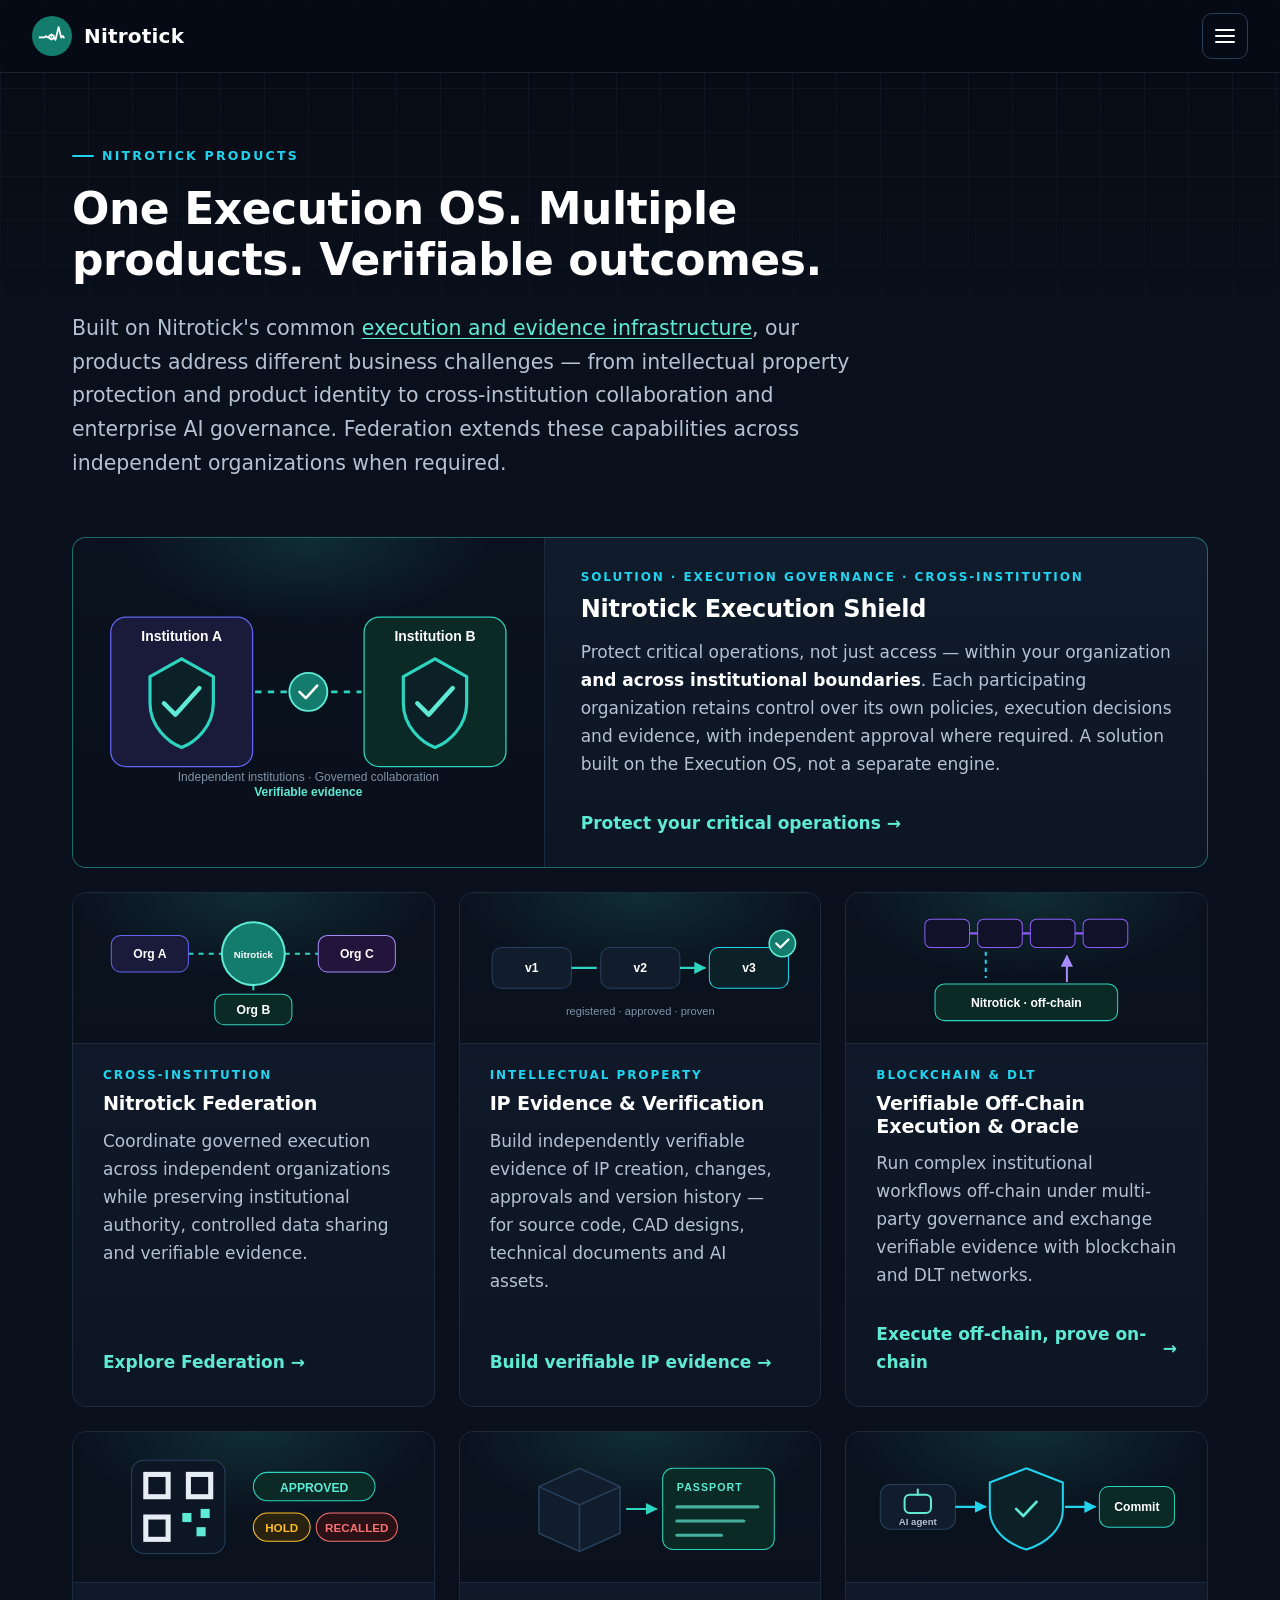
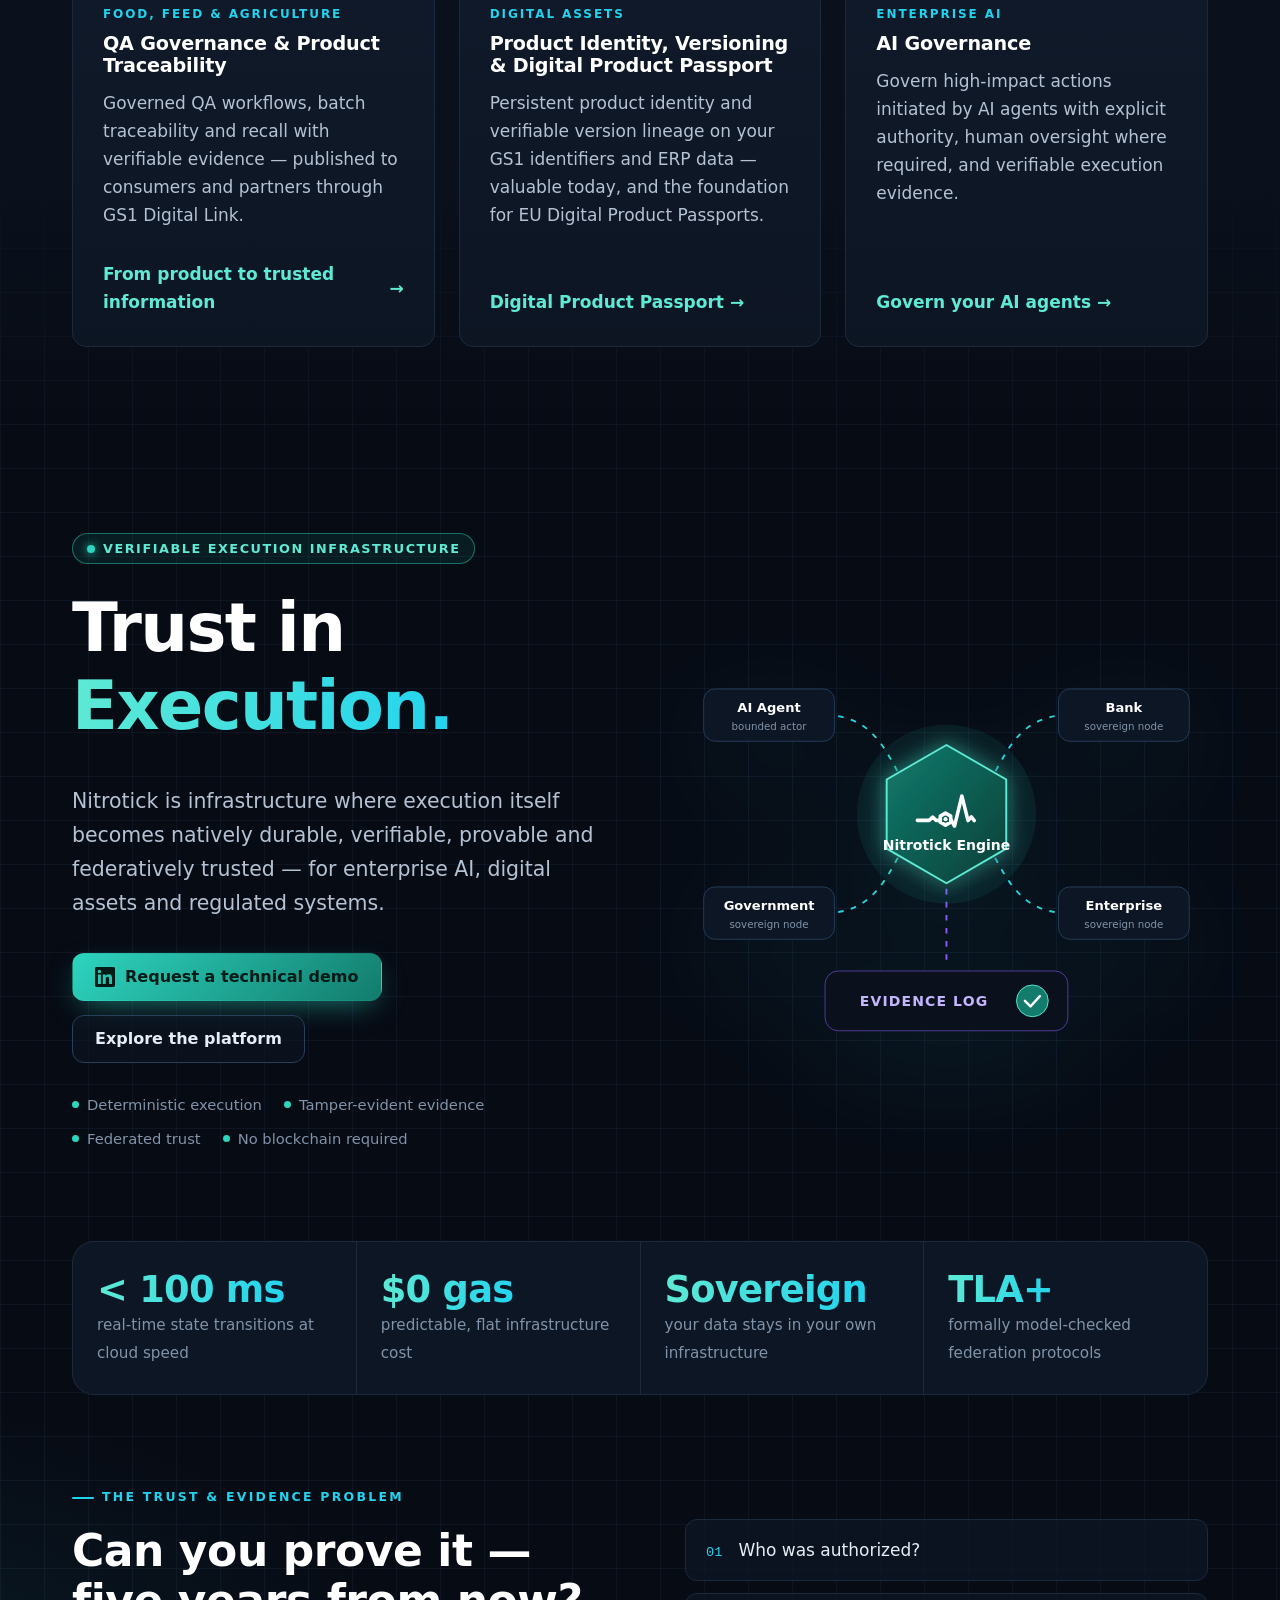
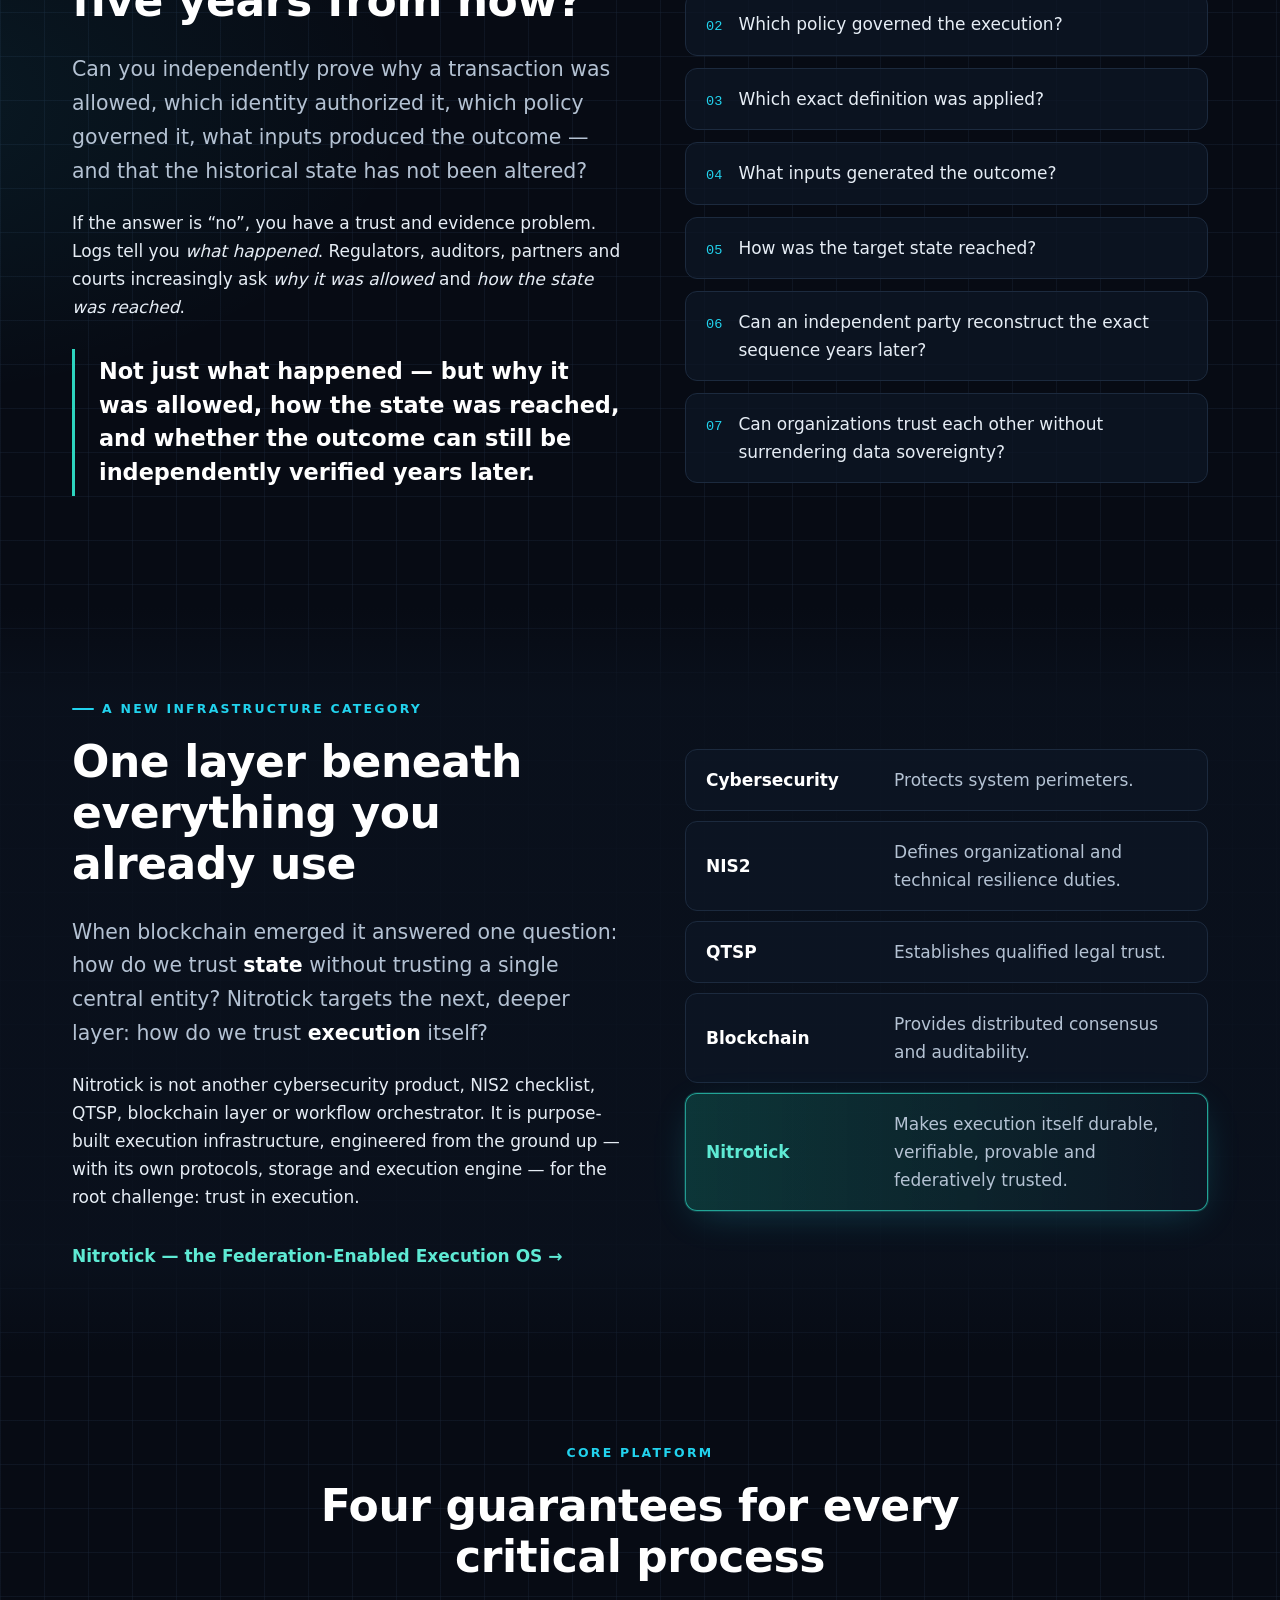
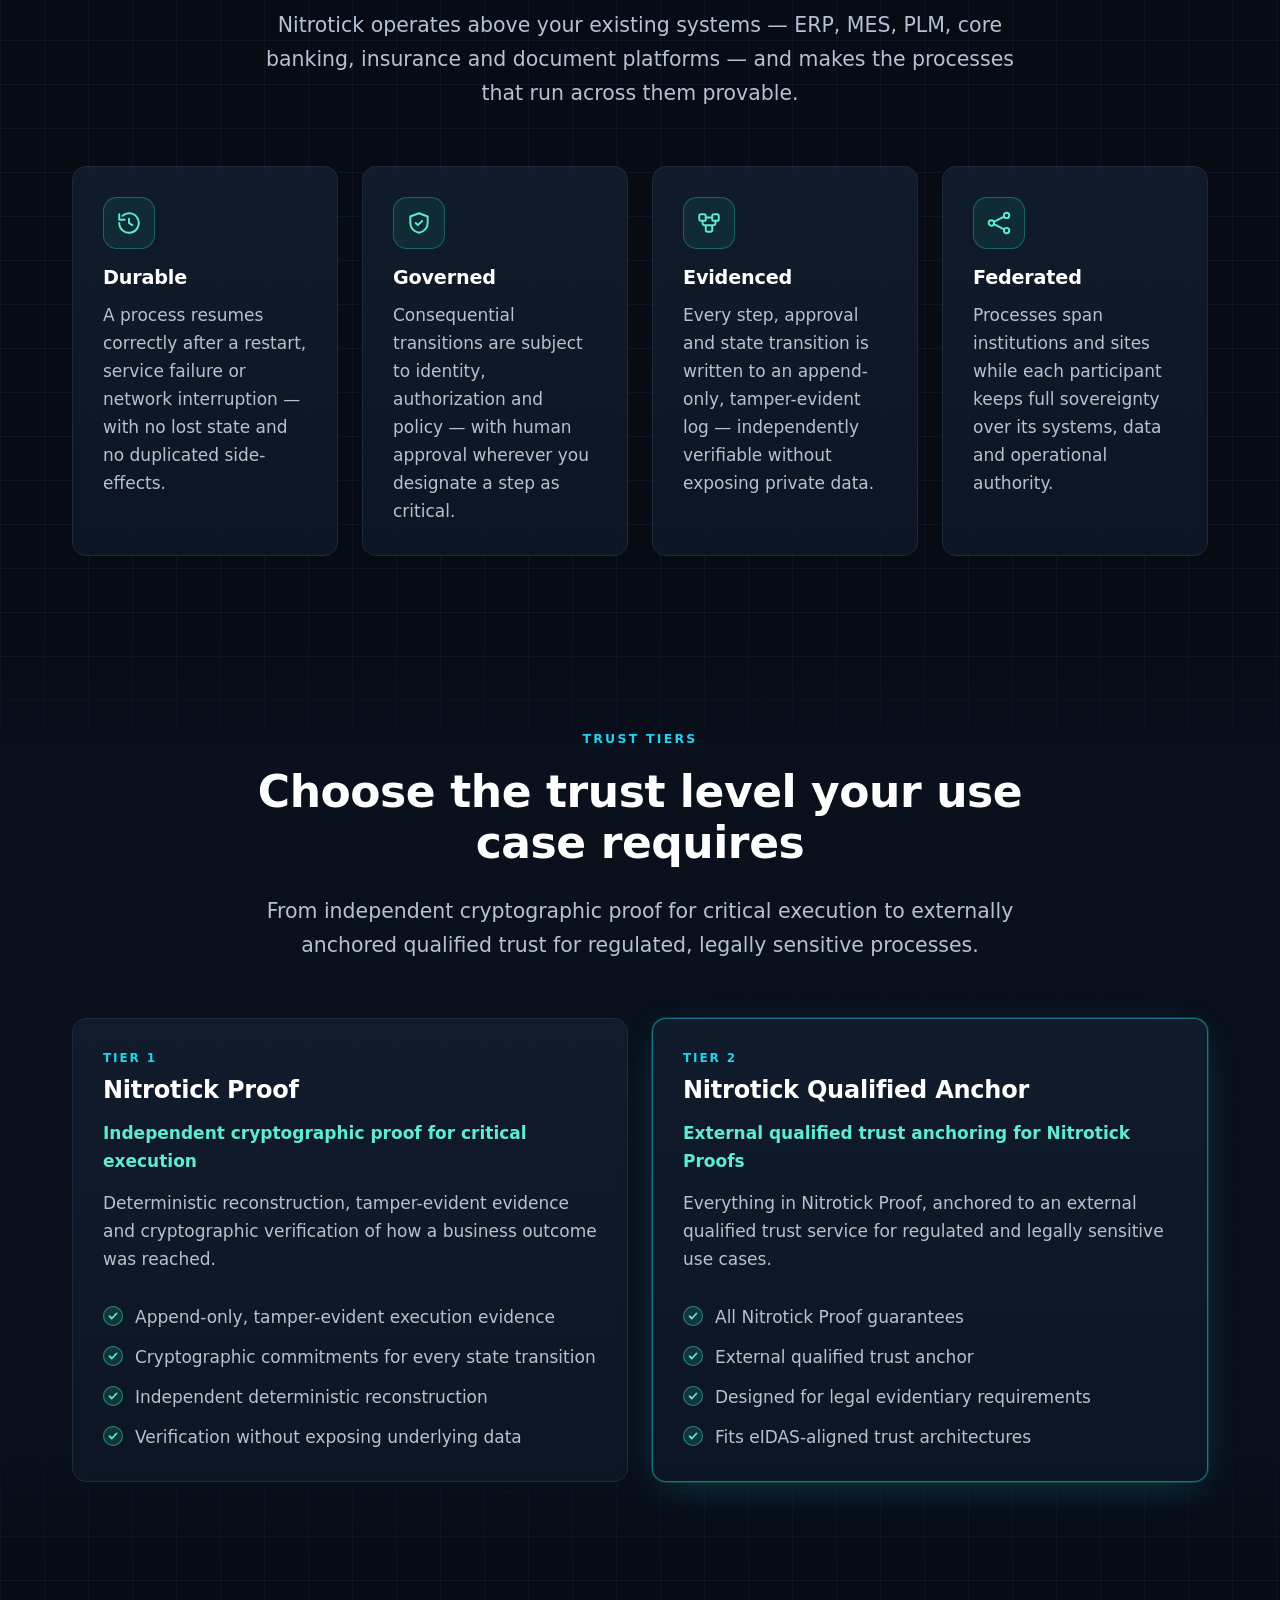
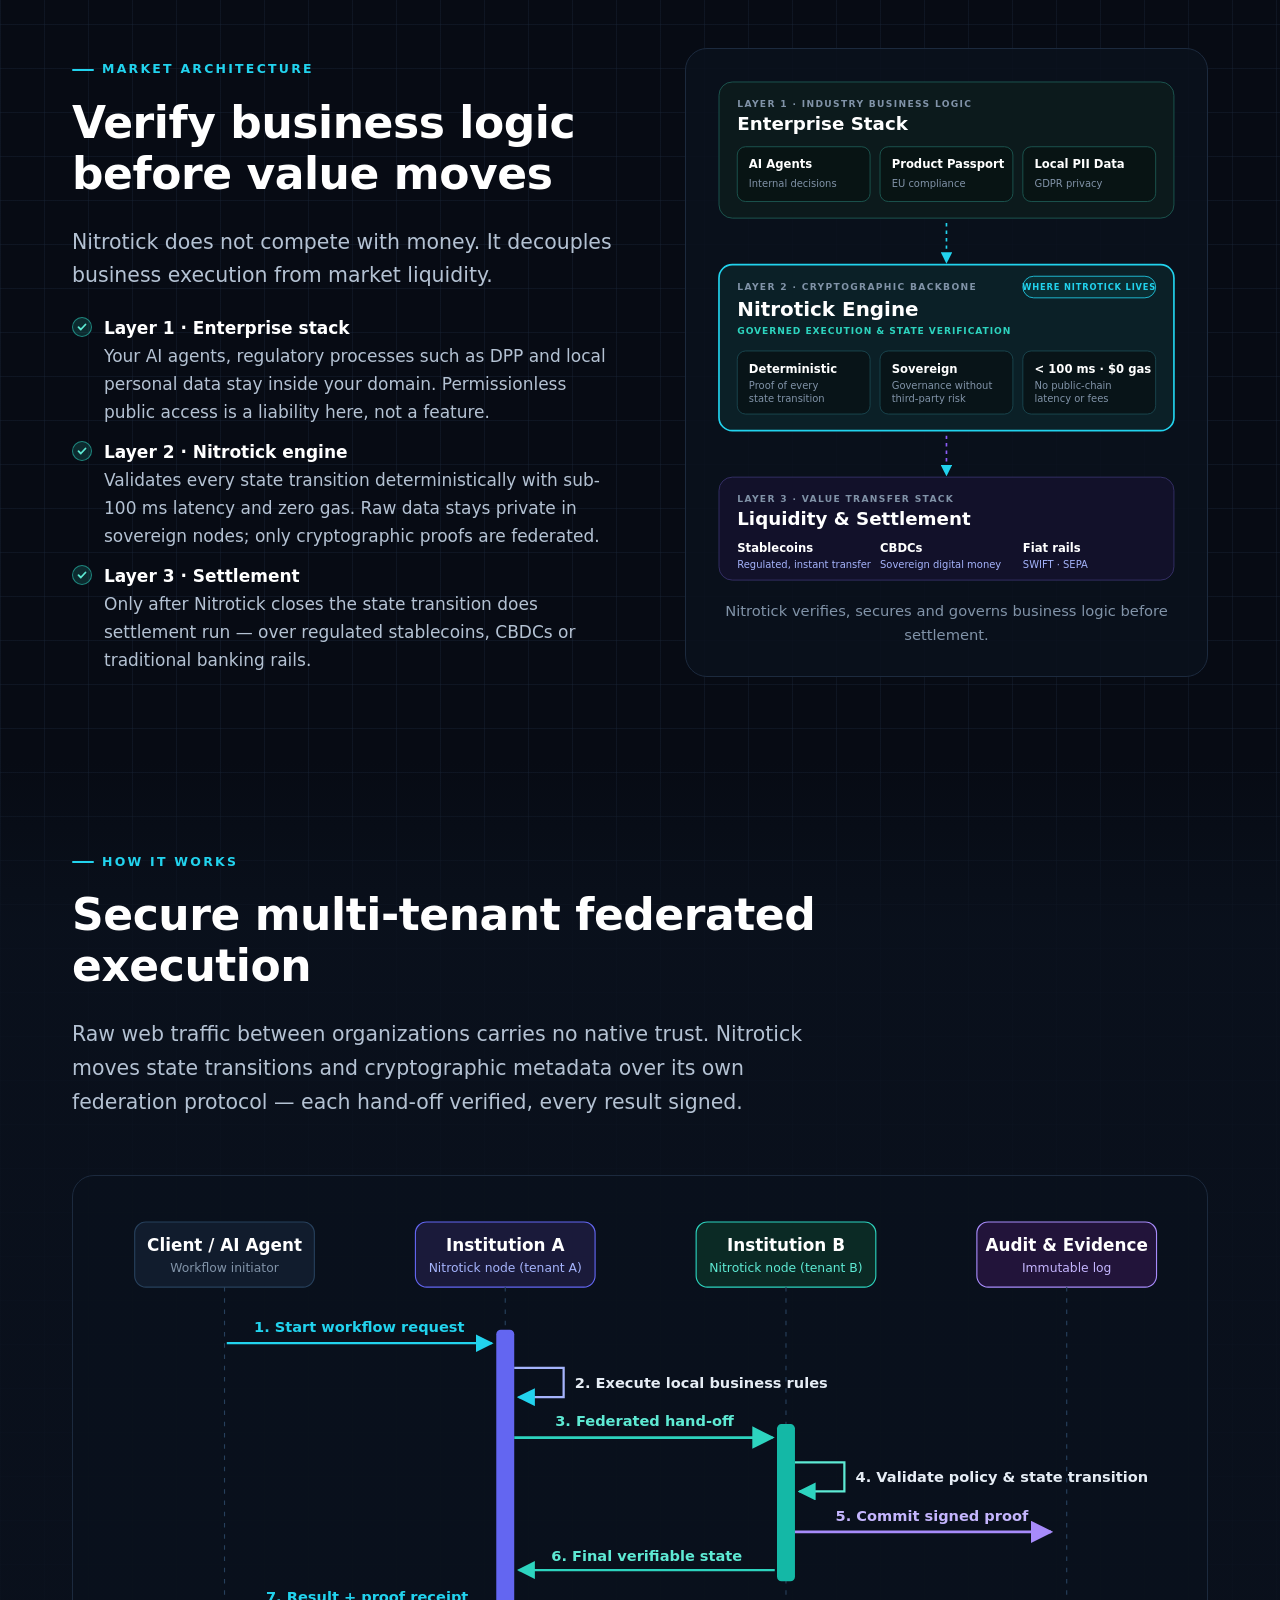
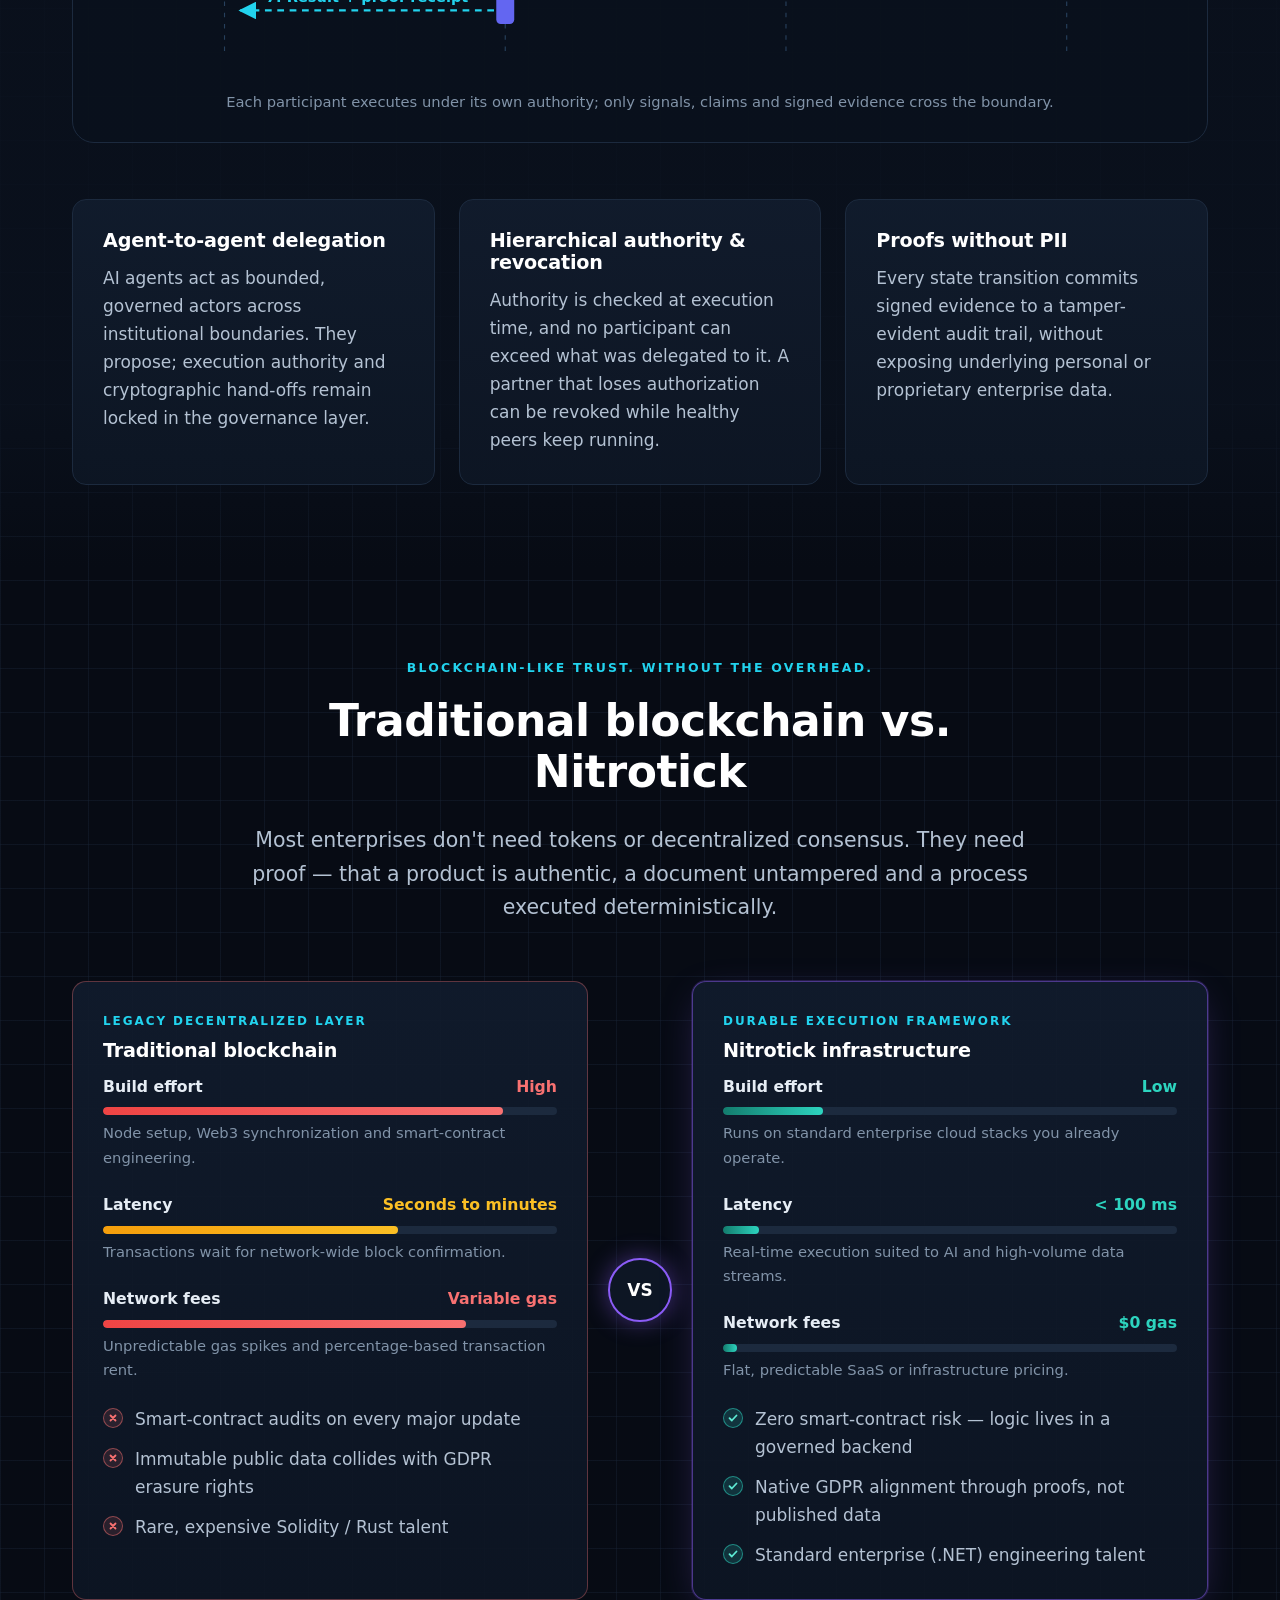
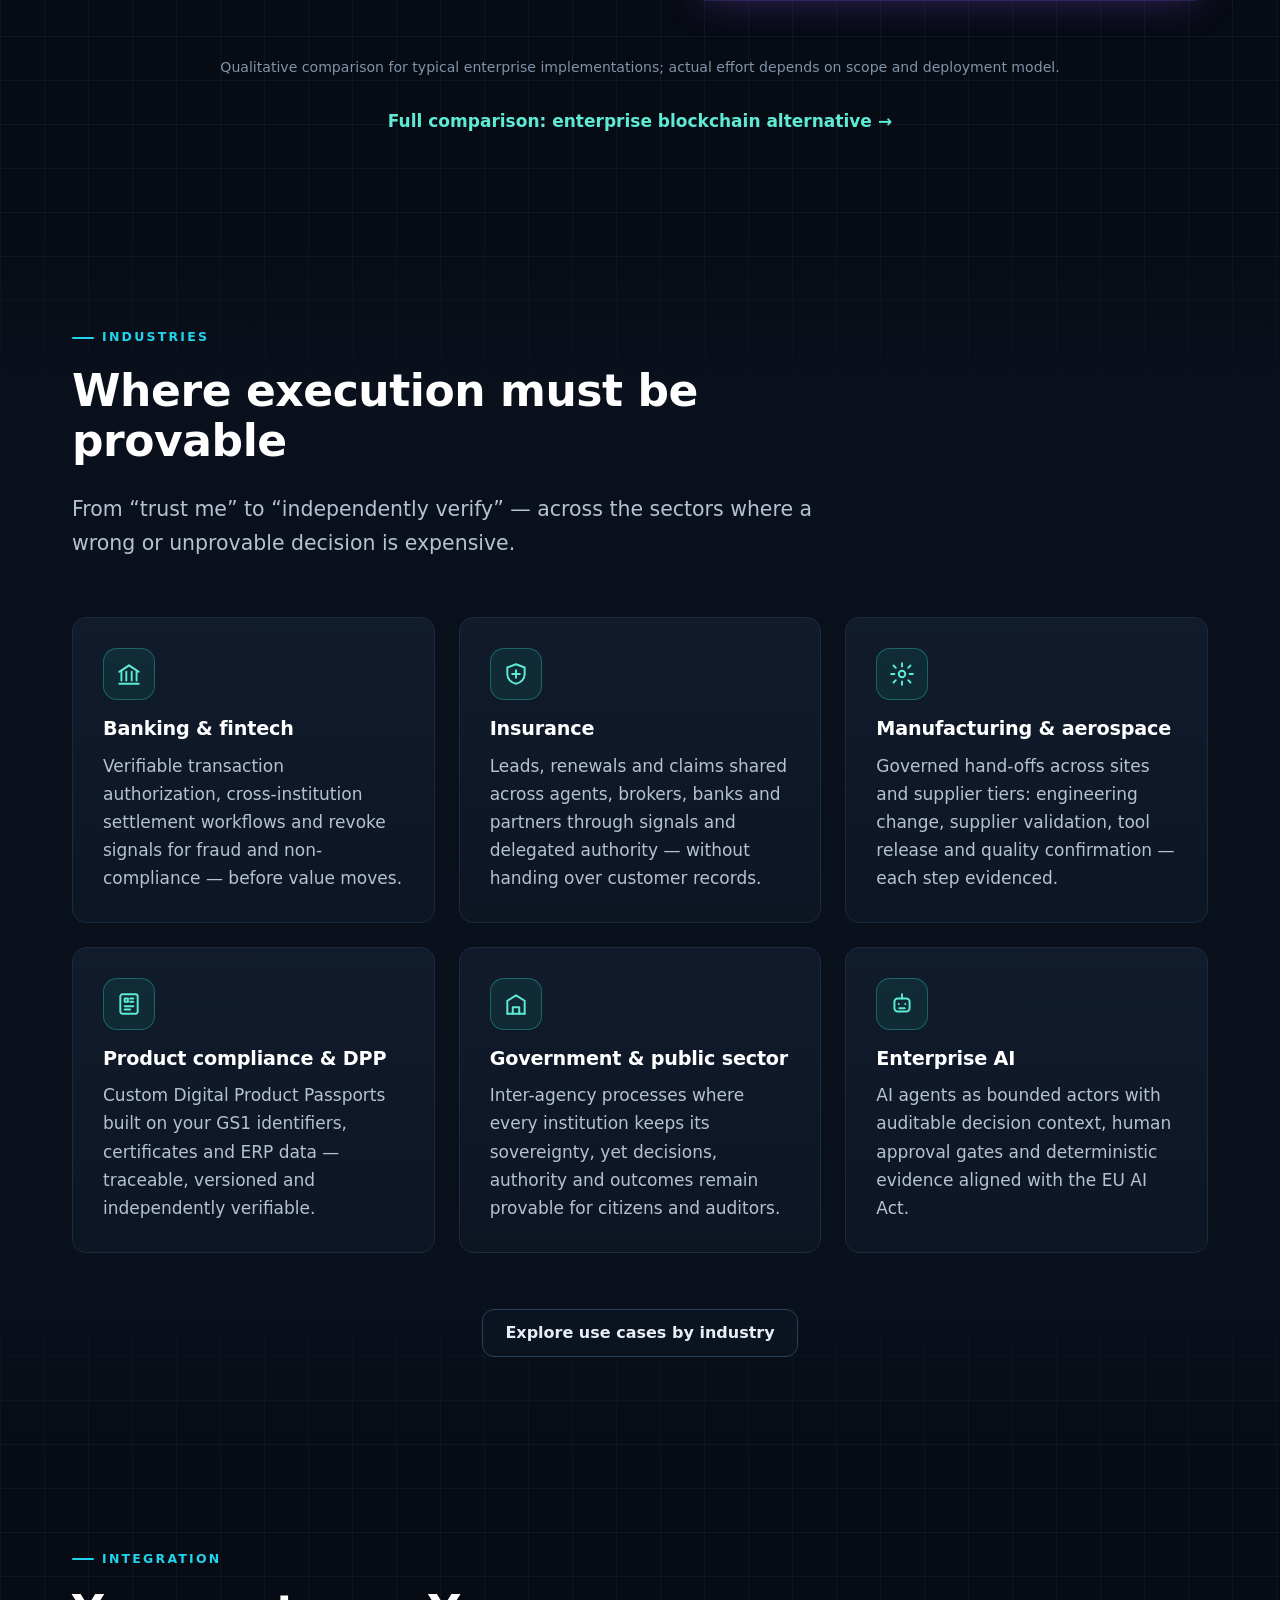
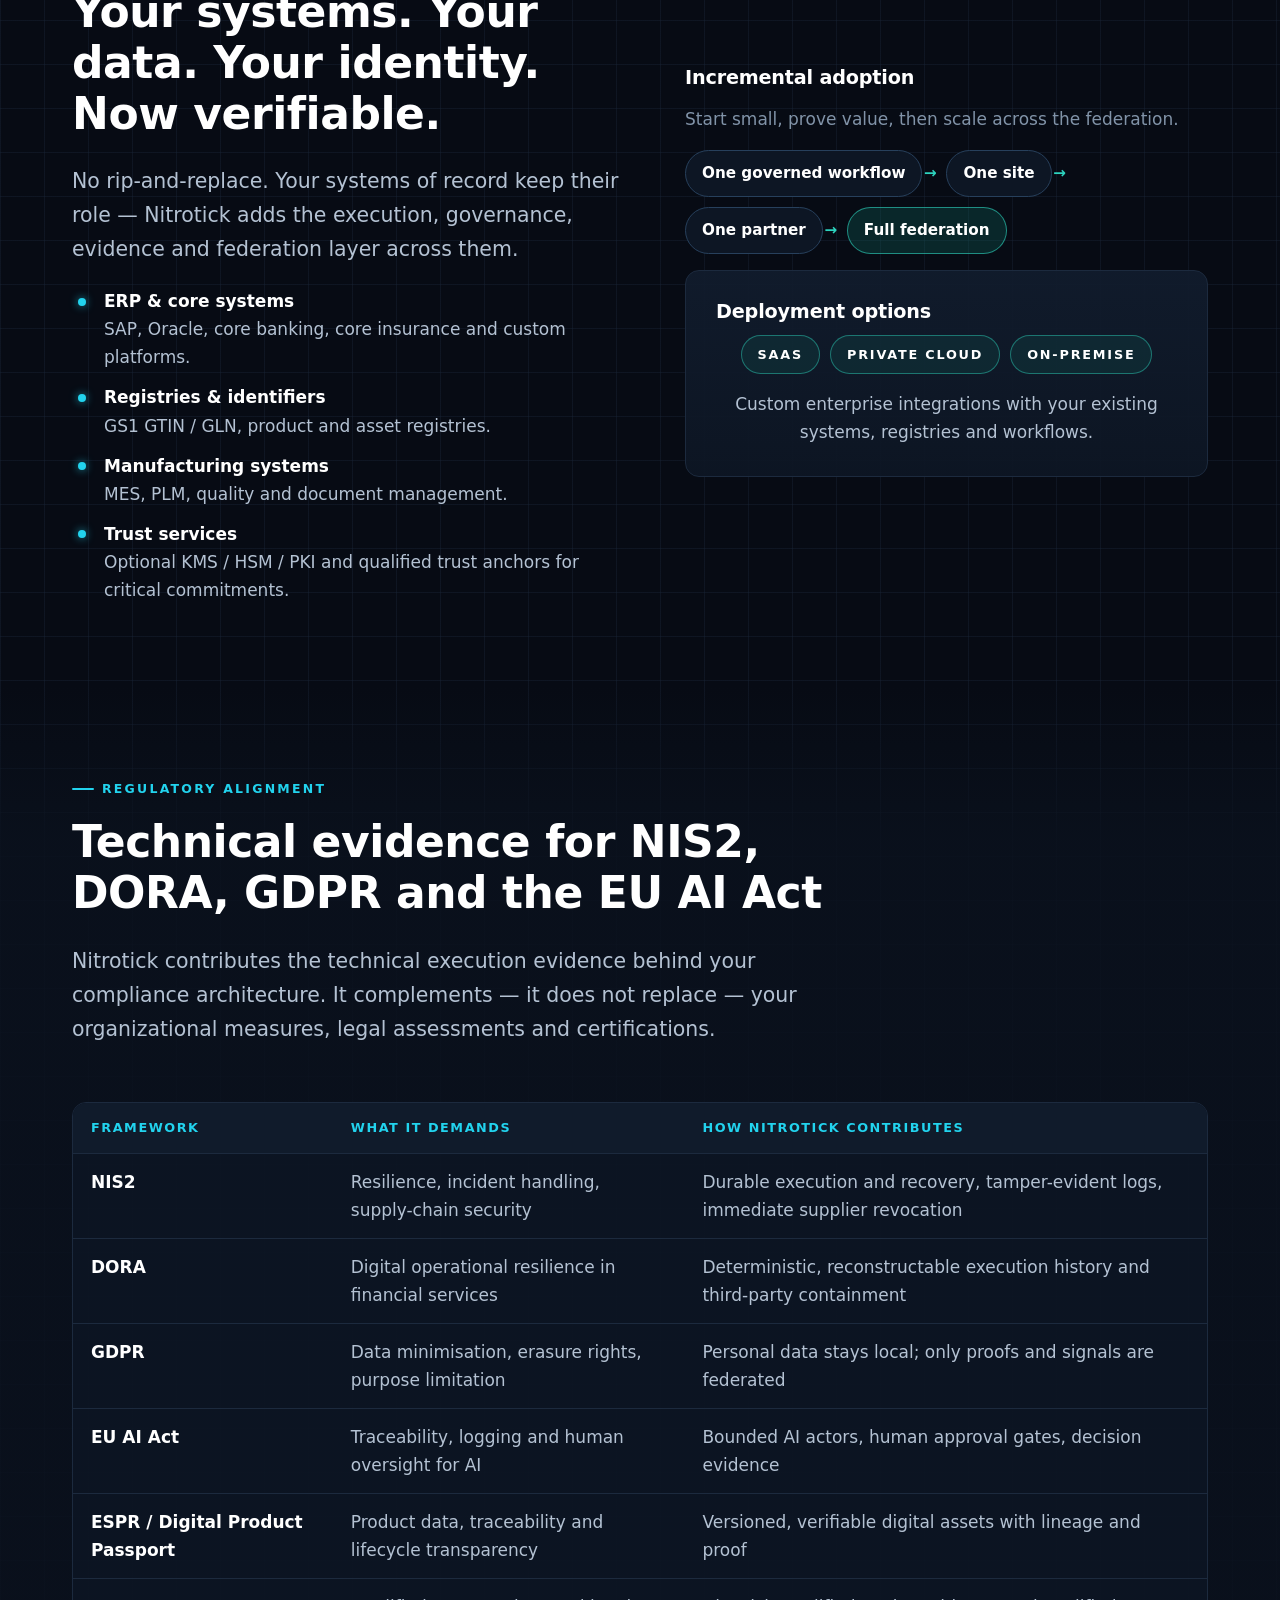
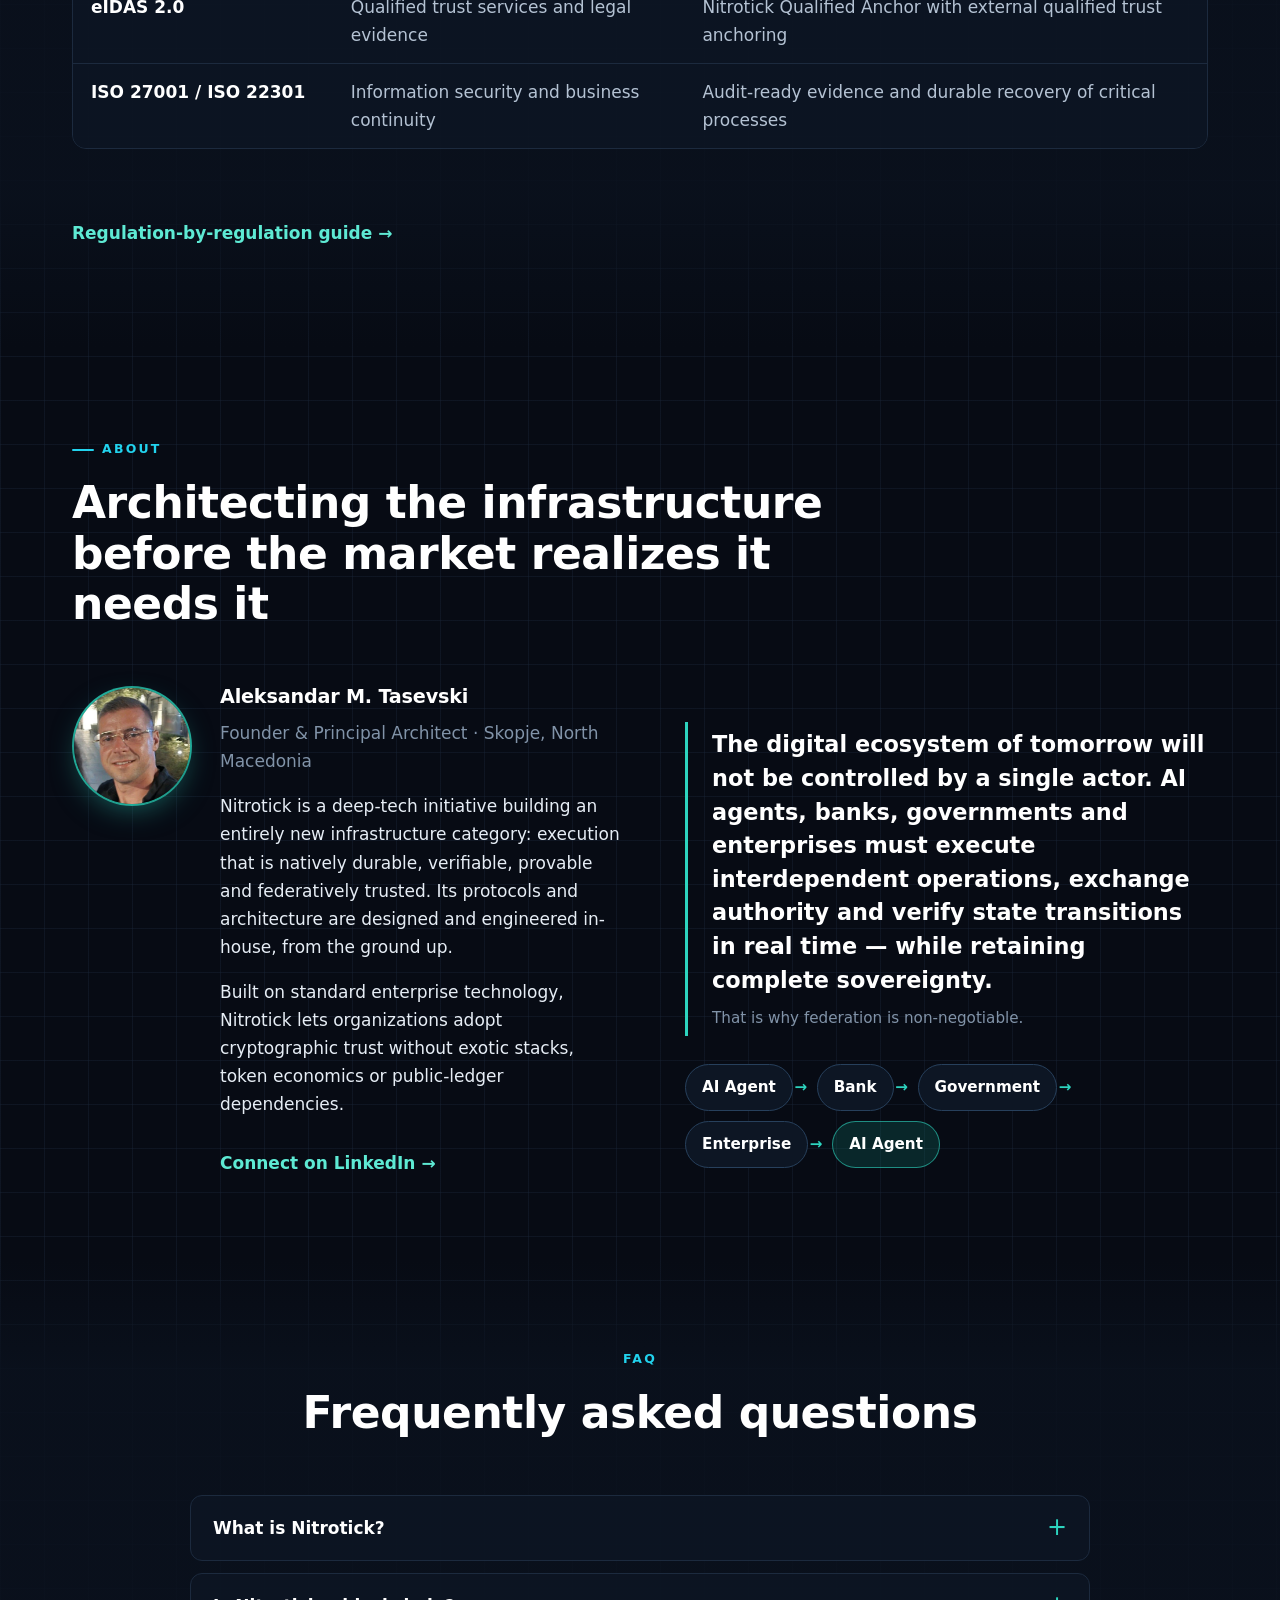
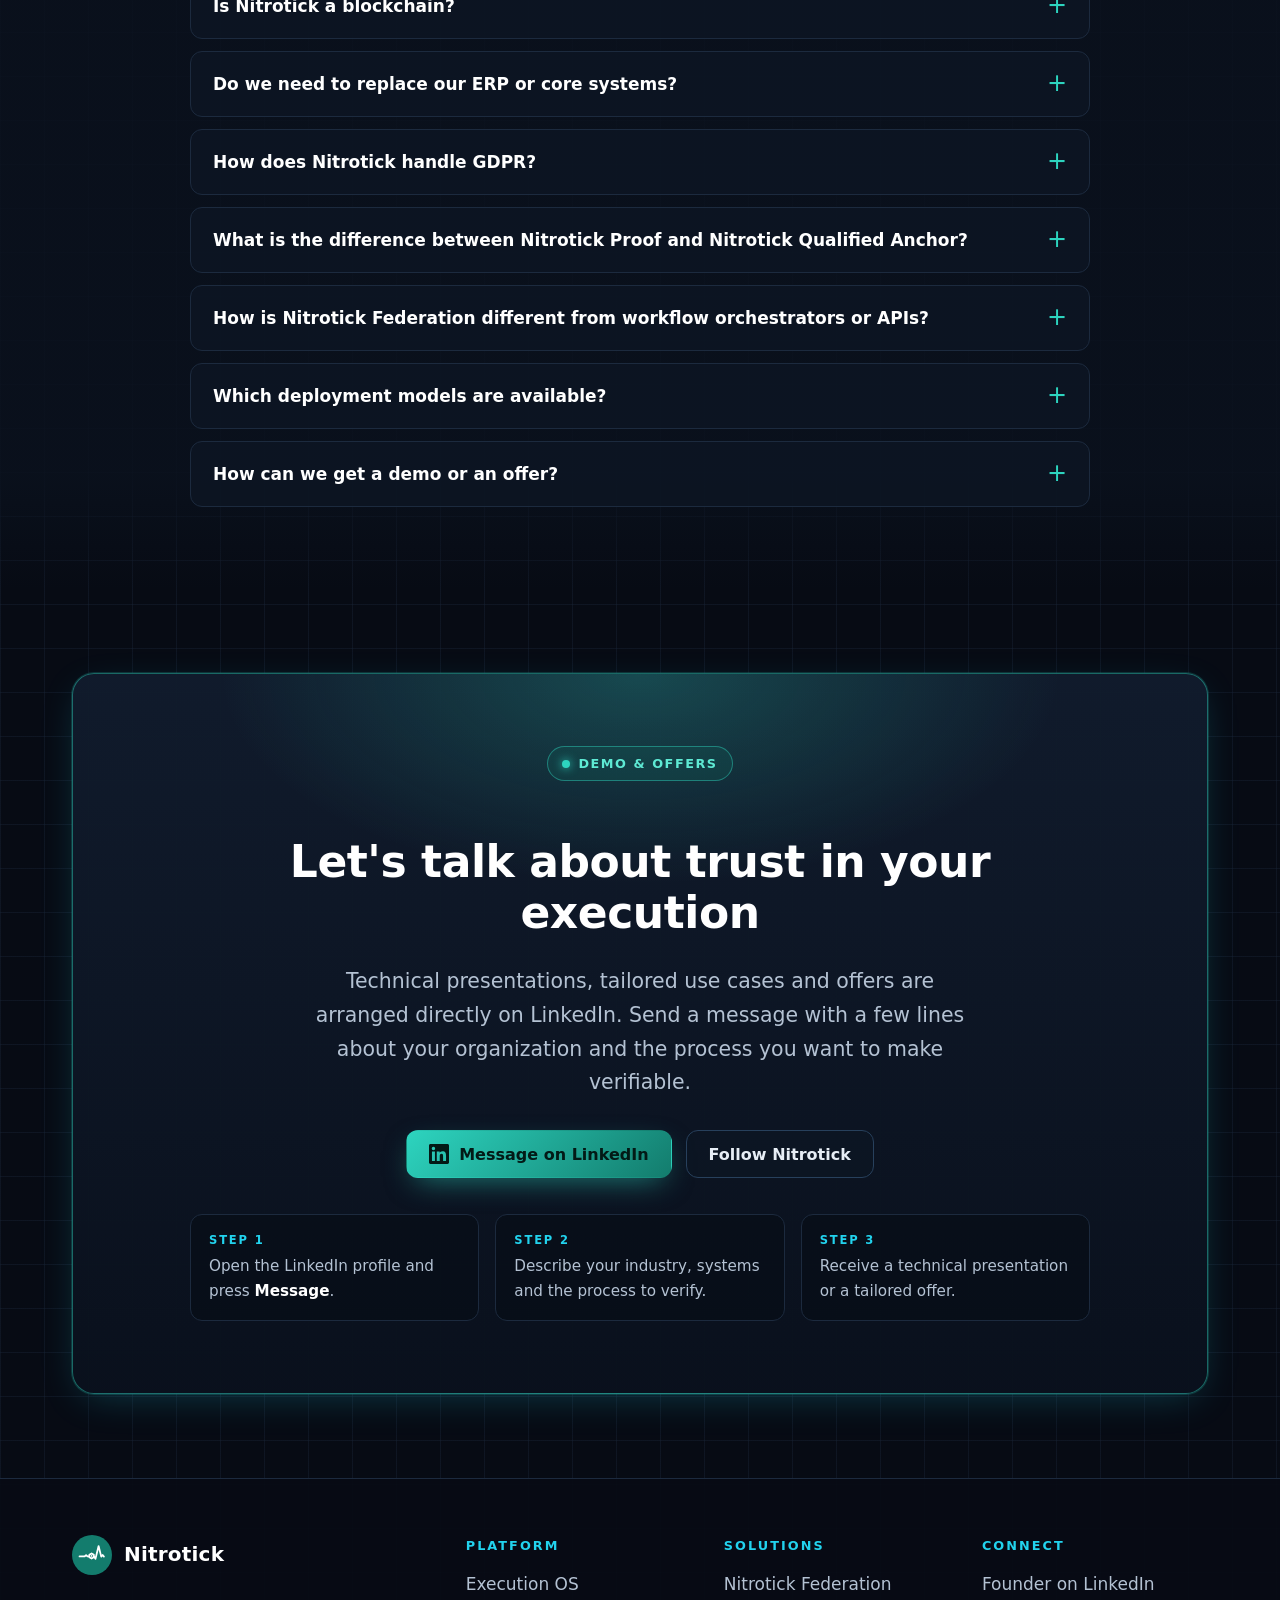
<file: index.html>
<!doctype html>
<html lang="en" dir="ltr">
<head>
  <meta charset="utf-8">
  <meta name="viewport" content="width=device-width, initial-scale=1, viewport-fit=cover">
  <title>Nitrotick — Verifiable Execution Infrastructure for Enterprise AI</title>
  <meta name="description" content="Nitrotick is verifiable execution infrastructure for enterprise AI and fintech: deterministic AI governance, durable execution and cryptographic proof.">
  <meta name="keywords" content="enterprise AI infrastructure, verifiable execution, deterministic AI governance, AI agent governance, fintech infrastructure, trust infrastructure, cryptographic proof, durable execution, federated execution, AI governance, digital product passport, DPP, NIS2, GDPR, EU AI Act, blockchain alternative, stablecoin alternative, digital assets, Nitrotick">
  <meta name="author" content="Aleksandar M. Tasevski">
  <meta name="robots" content="index, follow, max-image-preview:large, max-snippet:-1, max-video-preview:-1">
  <meta name="theme-color" content="#070b14">
  <meta name="color-scheme" content="dark">
  <meta name="format-detection" content="telephone=no">
  <link rel="canonical" href="https://nitrotick.com/">

  <meta property="og:type" content="website">
  <meta property="og:site_name" content="Nitrotick">
  <meta property="og:locale" content="en_US">
  <meta property="og:url" content="https://nitrotick.com/">
  <meta property="og:title" content="Nitrotick — Verifiable Execution Infrastructure for Enterprise AI">
  <meta property="og:description" content="Deterministic AI governance, durable execution and cryptographic proof for enterprise AI, banks, fintech and regulated systems. AI proposes — governance decides.">
  <meta property="og:image" content="https://nitrotick.com/assets/img/og/home.png">
  <meta property="og:image:type" content="image/png">
  <meta property="og:image:width" content="1200">
  <meta property="og:image:height" content="630">
  <meta property="og:image:alt" content="Nitrotick — Trust in Execution. Verifiable execution infrastructure.">
  <meta name="twitter:card" content="summary_large_image">
  <meta name="twitter:title" content="Nitrotick — Verifiable Execution Infrastructure for Enterprise AI">
  <meta name="twitter:description" content="Verifiable execution infrastructure for enterprise AI, digital assets and regulated systems.">
  <meta name="twitter:image" content="https://nitrotick.com/assets/img/og/home.png">
  <meta name="twitter:image:alt" content="Nitrotick — Trust in Execution. Verifiable execution infrastructure.">

  <link rel="icon" href="favicon.svg" type="image/svg+xml">
  <link rel="icon" href="favicon-32.png" sizes="32x32" type="image/png">
  <link rel="apple-touch-icon" href="apple-touch-icon.png">
  <link rel="manifest" href="site.webmanifest">
  <link rel="stylesheet" href="css/styles.css?v=20261019g">

  <script type="application/ld+json">
  {
    "@context": "https://schema.org",
    "@graph": [
      {
        "@type": "Organization",
        "@id": "https://nitrotick.com/#organization",
        "name": "Nitrotick",
        "url": "https://nitrotick.com/",
        "logo": {
          "@type": "ImageObject",
          "url": "https://nitrotick.com/assets/img/logo-512.png",
          "width": 512,
          "height": 512
        },
        "description": "Verifiable execution infrastructure for enterprise AI, banks, fintech and regulated systems.",
        "disambiguatingDescription": "Nitrotick (nitrotick.com) is an enterprise software company from Skopje, North Macedonia, that builds verifiable execution infrastructure for enterprise AI and regulated industries. It is not a cryptocurrency, token or consumer product.",
        "slogan": "Trust in Execution.",
        "foundingLocation": { "@type": "Place", "name": "Skopje, North Macedonia" },
        "address": { "@type": "PostalAddress", "addressLocality": "Skopje", "addressCountry": "MK" },
        "founder": { "@id": "https://nitrotick.com/#founder" },
        "sameAs": ["https://www.linkedin.com/company/nitrotick/"],
        "contactPoint": {
          "@type": "ContactPoint",
          "contactType": "sales",
          "url": "https://www.linkedin.com/in/aleksandar-m-tasevski/",
          "availableLanguage": ["English", "Macedonian"]
        },
        "knowsAbout": ["Enterprise AI infrastructure", "Federation-Enabled Execution OS", "Verifiable execution", "Intellectual property evidence", "Deterministic AI governance", "AI agent governance", "Durable execution", "Cryptographic proof", "Federated trust", "Digital Product Passport", "NIS2", "DORA", "GDPR", "EU AI Act"]
      },
      {
        "@type": "Person",
        "@id": "https://nitrotick.com/#founder",
        "name": "Aleksandar M. Tasevski",
        "jobTitle": "Founder & Principal Architect",
        "url": "https://www.linkedin.com/in/aleksandar-m-tasevski/",
        "knowsAbout": ["Enterprise AI infrastructure", "Verifiable execution", "AI governance", "Distributed systems", ".NET"],
        "image": "https://nitrotick.com/assets/img/aleksandar-m-tasevski.jpg",
        "worksFor": { "@id": "https://nitrotick.com/#organization" },
        "homeLocation": { "@type": "Place", "name": "Skopje, North Macedonia" },
        "sameAs": ["https://www.linkedin.com/in/aleksandar-m-tasevski/"]
      },
      {
        "@type": "WebSite",
        "@id": "https://nitrotick.com/#website",
        "url": "https://nitrotick.com/",
        "name": "Nitrotick",
        "inLanguage": "en",
        "publisher": { "@id": "https://nitrotick.com/#organization" }
      },
      {
        "@type": "WebPage",
        "@id": "https://nitrotick.com/#webpage",
        "url": "https://nitrotick.com/",
        "name": "Nitrotick — Verifiable Execution Infrastructure for Enterprise AI",
        "description": "Nitrotick is verifiable execution infrastructure for enterprise AI and fintech: deterministic AI governance, durable execution and cryptographic proof.",
        "isPartOf": { "@id": "https://nitrotick.com/#website" },
        "about": { "@id": "https://nitrotick.com/#organization" },
        "primaryImageOfPage": "https://nitrotick.com/assets/img/og/home.png",
        "inLanguage": "en"
      },
      {
        "@type": "SoftwareApplication",
        "@id": "https://nitrotick.com/#platform",
        "name": "Nitrotick Platform",
        "applicationCategory": "BusinessApplication",
        "applicationSubCategory": "Enterprise AI infrastructure — verifiable execution",
        "operatingSystem": "Cloud, Private Cloud, On-Premise",
        "url": "https://nitrotick.com/",
        "description": "Verifiable execution infrastructure for autonomous AI agents, automated decision-making and durable workflows in banks, fintech and regulated enterprises.",
        "audience": { "@type": "BusinessAudience", "audienceType": "Banks, fintech, insurers, manufacturers and regulated enterprises" },
        "publisher": { "@id": "https://nitrotick.com/#organization" },
        "featureList": [
          "Deterministic durable execution and recovery",
          "Immutable, tamper-evident execution evidence",
          "Independent cryptographic proof and reconstruction",
          "Federated cross-institution execution with atomic revocation",
          "Governed AI agents as bounded actors",
          "Verifiable digital assets and Digital Product Passports",
          "Intellectual property evidence and verification"
        ]
      },
      {
        "@type": "FAQPage",
        "@id": "https://nitrotick.com/#faq",
        "mainEntity": [
          {
            "@type": "Question",
            "name": "What is Nitrotick?",
            "acceptedAnswer": { "@type": "Answer", "text": "Nitrotick is verifiable execution infrastructure for enterprise AI and regulated systems. It makes critical processes and AI agent actions durable, governed and cryptographically provable across organizations. The company was founded by Aleksandar M. Tasevski in Skopje, North Macedonia." }
          },
          {
            "@type": "Question",
            "name": "Is Nitrotick a blockchain?",
            "acceptedAnswer": { "@type": "Answer", "text": "No. Nitrotick delivers the core business utility people expect from blockchain — tamper-evident history, provenance, integrity and independent verification — through deterministic execution, tamper-evident evidence and cryptographic commitments. There are no tokens, no gas fees, no public ledger and no smart contracts to audit." }
          },
          {
            "@type": "Question",
            "name": "Do we need to replace our ERP or core systems?",
            "acceptedAnswer": { "@type": "Answer", "text": "No. Nitrotick operates above your existing systems of record such as ERP, MES, PLM, core banking or insurance platforms. They keep their role; Nitrotick adds the execution, governance, evidence and federation layer across them." }
          },
          {
            "@type": "Question",
            "name": "How does Nitrotick handle GDPR?",
            "acceptedAnswer": { "@type": "Answer", "text": "Personal data stays in your own systems. Nitrotick federates signals, claims and cryptographic proofs rather than raw records, so evidence can be verified independently without exposing or permanently publishing personal data." }
          },
          {
            "@type": "Question",
            "name": "What is the difference between Nitrotick Proof and Nitrotick Qualified Anchor?",
            "acceptedAnswer": { "@type": "Answer", "text": "Nitrotick Proof provides independent cryptographic proof, tamper-evident evidence and deterministic reconstruction for critical execution. Nitrotick Qualified Anchor adds an external qualified trust anchor to those proofs for regulated and legally sensitive use cases." }
          },
          {
            "@type": "Question",
            "name": "How is Nitrotick Federation different from workflow orchestrators or APIs?",
            "acceptedAnswer": { "@type": "Answer", "text": "Workflow orchestrators are built for internal microservices, and plain APIs carry no native cryptographic trust. Nitrotick Federation is built for execution across independent organizations: each keeps its own node, data and authority, capabilities are re-verified at execution time, revocation is atomic and every hand-off produces signed evidence." }
          },
          {
            "@type": "Question",
            "name": "Which deployment models are available?",
            "acceptedAnswer": { "@type": "Answer", "text": "Nitrotick is available as SaaS, in a private cloud or on-premise, with custom integrations into your existing systems, registries and workflows." }
          },
          {
            "@type": "Question",
            "name": "How can we get a demo or an offer?",
            "acceptedAnswer": { "@type": "Answer", "text": "Send a direct message on LinkedIn to Aleksandar M. Tasevski, Founder & Principal Architect, with a short description of your use case to arrange a technical presentation or a tailored offer." }
          }
        ]
      }
    ]
  }
  </script>
</head>
<body>
  <a class="skip-link" href="#main">Skip to content</a>

  <header class="site-header">
    <nav class="container nav" aria-label="Primary">
      <a class="brand" href="./" aria-label="Nitrotick home">
        <img src="assets/img/logo-mark.svg" alt="" width="40" height="40">
        <span>Nitrotick</span>
      </a>
      <input class="nav-toggle" type="checkbox" id="nav-toggle" aria-label="Toggle navigation menu">
      <label class="nav-toggle-label" for="nav-toggle" aria-hidden="true"><span></span></label>
      <ul class="nav-menu">
        <li><a href="execution-os/">Execution OS</a></li>
        <li class="nav-dd">
          <a class="nav-dd-link" href="#products" aria-haspopup="true">Products</a>
          <ul class="nav-sub">
            <li class="nav-sub-label">Products</li>
            <li><a href="federation/"><strong>Nitrotick Federation</strong><span>Governed execution across independent organizations</span></a></li>
            <li><a href="ip-evidence-verification/"><strong>IP Evidence &amp; Verification</strong><span>Verifiable evidence of IP creation and version history</span></a></li>
            <li><a href="verifiable-off-chain-execution/"><strong>Verifiable Off-Chain Execution &amp; Oracle</strong><span>Governed execution for blockchain and DLT</span></a></li>
            <li><a href="qa-governance-traceability/"><strong>QA Governance &amp; Product Traceability</strong><span>QA workflows, batch recall and GS1 Digital Link</span></a></li>
            <li><a href="digital-product-passport/"><strong>Digital Product Passport</strong><span>Product identity, versioning and DPP</span></a></li>
            <li><a href="ai-governance/"><strong>AI Governance</strong><span>Governed AI agent actions with verifiable evidence</span></a></li>
            <li class="nav-sub-label">Solutions</li>
            <li><a href="execution-shield/"><strong>Nitrotick Execution Shield</strong><span>Execution security within and across institutions</span></a></li>
          </ul>
        </li>
        <li><a href="blockchain-alternative/">Blockchain Alternative</a></li>
        <li><a href="verifiable-off-chain-execution/">Verifiable Off-Chain Execution &amp; Oracle</a></li>
        <li><a href="compliance/">Compliance</a></li>
        <li><a href="use-cases/">Use Cases</a></li>
        <li><a class="btn btn--primary" href="#contact">Request a demo</a></li>
      </ul>
    </nav>
  </header>

  <main id="main">
    <!-- ================= PRODUCTS ================= -->
    <section class="section section--alt products-top" id="products" aria-labelledby="products-title">
      <div class="container">
        <div class="section-head">
          <span class="eyebrow">Nitrotick products</span>
          <h2 id="products-title">One Execution OS. Multiple products. Verifiable outcomes.</h2>
          <p class="lead">Built on Nitrotick's common <a href="execution-os/">execution and evidence infrastructure</a>, our products address different business challenges — from intellectual property protection and product identity to cross-institution collaboration and enterprise AI governance. Federation extends these capabilities across independent organizations when required.</p>
        </div>
        <div class="grid grid--3">
          <article class="card card--product card--span">
            <div class="pc-visual" aria-hidden="true"><svg viewBox="0 0 320 150"><defs><marker id="pv7" viewBox="0 0 10 10" refX="9" refY="5" markerWidth="6" markerHeight="6" orient="auto-start-reverse"><path d="M0 0L10 5L0 10Z" fill="#22D3EE"/></marker><marker id="pv7v" viewBox="0 0 10 10" refX="9" refY="5" markerWidth="6" markerHeight="6" orient="auto-start-reverse"><path d="M0 0L10 5L0 10Z" fill="#A78BFA"/></marker></defs><rect x="4" y="8" width="112" height="118" rx="12" fill="#1A1A3A" stroke="#6366F1"/><text x="60" y="27" text-anchor="middle" fill="#fff" font-size="11" font-weight="800" font-family="Segoe UI, Noto Sans, Arial, sans-serif">Institution A</text><path d="M60 41.0L85.0 55.0V76C85.0 94.2 71.0 106.8 60 111.0C49.0 106.8 35.0 94.2 35.0 76V55.0Z" fill="#0B2027" stroke="#2DD4BF" stroke-width="2.5"/><path d="M46 76l9 9 19-21" fill="none" stroke="#5EEAD4" stroke-width="3.5" stroke-linecap="round" stroke-linejoin="round"/><rect x="204" y="8" width="112" height="118" rx="12" fill="#0B2A25" stroke="#2DD4BF"/><text x="260" y="27" text-anchor="middle" fill="#fff" font-size="11" font-weight="800" font-family="Segoe UI, Noto Sans, Arial, sans-serif">Institution B</text><path d="M260 41.0L285.0 55.0V76C285.0 94.2 271.0 106.8 260 111.0C249.0 106.8 235.0 94.2 235.0 76V55.0Z" fill="#0B2027" stroke="#2DD4BF" stroke-width="2.5"/><path d="M246 76l9 9 19-21" fill="none" stroke="#5EEAD4" stroke-width="3.5" stroke-linecap="round" stroke-linejoin="round"/><path d="M118 67H202" stroke="#2DD4BF" stroke-width="2" stroke-dasharray="5 5"/><circle cx="160" cy="67" r="15" fill="#137C6D" stroke="#5EEAD4" stroke-width="1.5"/><path d="M153 67l5 5 9-10" fill="none" stroke="#fff" stroke-width="2" stroke-linecap="round" stroke-linejoin="round"/><text x="160" y="137" text-anchor="middle" fill="#8193A8" font-size="9.5" font-family="Segoe UI, Noto Sans, Arial, sans-serif">Independent institutions · Governed collaboration</text><text x="160" y="149" text-anchor="middle" fill="#5EEAD4" font-size="9.5" font-weight="700" font-family="Segoe UI, Noto Sans, Arial, sans-serif">Verifiable evidence</text></svg></div>
            <span class="card-kicker">Solution · Execution governance · Cross-institution</span>
            <h3>Nitrotick Execution Shield</h3>
            <p>Protect critical operations, not just access — within your organization <strong>and across institutional boundaries</strong>. Each participating organization retains control over its own policies, execution decisions and evidence, with independent approval where required. A solution built on the Execution OS, not a separate engine.</p>
            <a class="card-link" href="execution-shield/">Protect your critical operations</a>
          </article>
          <article class="card card--product">
            <div class="pc-visual" aria-hidden="true"><svg viewBox="0 0 320 120"><defs><marker id="pv1" viewBox="0 0 10 10" refX="9" refY="5" markerWidth="6" markerHeight="6" orient="auto-start-reverse"><path d="M0 0L10 5L0 10Z" fill="#2DD4BF"/></marker></defs><g stroke="#2DD4BF" stroke-width="2" stroke-dasharray="5 5" fill="none"><path d="M96 46H129M191 46H224M160 77V86"/></g><rect x="20" y="28" width="76" height="36" rx="9" fill="#1A1A3A" stroke="#6366F1"/><text x="58.0" y="50.3" text-anchor="middle" fill="#fff" font-size="12" font-weight="700" font-family="Segoe UI, Noto Sans, Arial, sans-serif">Org A</text><rect x="224" y="28" width="76" height="36" rx="9" fill="#22143A" stroke="#A78BFA"/><text x="262.0" y="50.3" text-anchor="middle" fill="#fff" font-size="12" font-weight="700" font-family="Segoe UI, Noto Sans, Arial, sans-serif">Org C</text><circle cx="160" cy="46" r="31" fill="#137C6D" stroke="#5EEAD4" stroke-width="2"/><text x="160" y="50" text-anchor="middle" fill="#fff" font-size="9.5" font-weight="800" font-family="Segoe UI, Noto Sans, Arial, sans-serif">Nitrotick</text><rect x="122" y="86" width="76" height="30" rx="9" fill="#0B2A25" stroke="#2DD4BF"/><text x="160.0" y="105.3" text-anchor="middle" fill="#fff" font-size="12" font-weight="700" font-family="Segoe UI, Noto Sans, Arial, sans-serif">Org B</text></svg></div>
            <span class="card-kicker">Cross-institution</span>
            <h3>Nitrotick Federation</h3>
            <p>Coordinate governed execution across independent organizations while preserving institutional authority, controlled data sharing and verifiable evidence.</p>
            <a class="card-link" href="federation/">Explore Federation</a>
          </article>
          <article class="card card--product">
            <div class="pc-visual" aria-hidden="true"><svg viewBox="0 0 320 120"><defs><marker id="pv2" viewBox="0 0 10 10" refX="9" refY="5" markerWidth="6" markerHeight="6" orient="auto-start-reverse"><path d="M0 0L10 5L0 10Z" fill="#2DD4BF"/></marker></defs><rect x="14" y="40" width="78" height="40" rx="9" fill="#111C2D" stroke="#27405C"/><text x="53.0" y="64.3" text-anchor="middle" fill="#fff" font-size="12" font-weight="700" font-family="Segoe UI, Noto Sans, Arial, sans-serif">v1</text><rect x="121" y="40" width="78" height="40" rx="9" fill="#111C2D" stroke="#27405C"/><text x="160.0" y="64.3" text-anchor="middle" fill="#fff" font-size="12" font-weight="700" font-family="Segoe UI, Noto Sans, Arial, sans-serif">v2</text><rect x="228" y="40" width="78" height="40" rx="9" fill="#0B2027" stroke="#22D3EE"/><text x="267.0" y="64.3" text-anchor="middle" fill="#fff" font-size="12" font-weight="700" font-family="Segoe UI, Noto Sans, Arial, sans-serif">v3</text><path d="M92 60H117M199 60H224" stroke="#2DD4BF" stroke-width="2" marker-end="url(#pv2)"/><circle cx="300" cy="36" r="13" fill="#137C6D" stroke="#5EEAD4" stroke-width="1.5"/><path d="M294 36l4 4 8-8" fill="none" stroke="#fff" stroke-width="2.2" stroke-linecap="round" stroke-linejoin="round"/><text x="160" y="106" text-anchor="middle" fill="#8193A8" font-size="11" font-family="Segoe UI, Noto Sans, Arial, sans-serif">registered · approved · proven</text></svg></div>
            <span class="card-kicker">Intellectual property</span>
            <h3>IP Evidence &amp; Verification</h3>
            <p>Build independently verifiable evidence of IP creation, changes, approvals and version history — for source code, CAD designs, technical documents and AI assets.</p>
            <a class="card-link" href="ip-evidence-verification/">Build verifiable IP evidence</a>
          </article>
          <article class="card card--product">
            <div class="pc-visual" aria-hidden="true"><svg viewBox="0 0 320 120"><defs><marker id="pv3" viewBox="0 0 10 10" refX="9" refY="5" markerWidth="6" markerHeight="6" orient="auto-start-reverse"><path d="M0 0L10 5L0 10Z" fill="#A78BFA"/></marker></defs><g fill="#12112A" stroke="#8B5CF6"><rect x="60" y="12" width="44" height="28" rx="6"/><rect x="112" y="12" width="44" height="28" rx="6"/><rect x="164" y="12" width="44" height="28" rx="6"/><rect x="216" y="12" width="44" height="28" rx="6"/></g><path d="M112 26H104M164 26H156M216 26H208" stroke="#8B5CF6" stroke-width="2"/><path d="M120 44V70" stroke="#22D3EE" stroke-width="2" stroke-dasharray="4 4"/><path d="M200 74V48" stroke="#A78BFA" stroke-width="2" marker-end="url(#pv3)"/><rect x="70" y="76" width="180" height="36" rx="9" fill="#0B2A25" stroke="#2DD4BF"/><text x="160.0" y="98.3" text-anchor="middle" fill="#fff" font-size="12" font-weight="700" font-family="Segoe UI, Noto Sans, Arial, sans-serif">Nitrotick · off-chain</text></svg></div>
            <span class="card-kicker">Blockchain &amp; DLT</span>
            <h3>Verifiable Off-Chain Execution &amp; Oracle</h3>
            <p>Run complex institutional workflows off-chain under multi-party governance and exchange verifiable evidence with blockchain and DLT networks.</p>
            <a class="card-link" href="verifiable-off-chain-execution/">Execute off-chain, prove on-chain</a>
          </article>
          <article class="card card--product">
            <div class="pc-visual" aria-hidden="true"><svg viewBox="0 0 320 120"><rect x="40" y="14" width="92" height="92" rx="12" fill="#0D1624" stroke="#27405C"/><g fill="none" stroke="#E6EDF5" stroke-width="5"><rect x="54" y="28" width="22" height="22"/><rect x="96" y="28" width="22" height="22"/><rect x="54" y="70" width="22" height="22"/></g><g fill="#5EEAD4"><rect x="90" y="66" width="9" height="9"/><rect x="104" y="80" width="9" height="9"/><rect x="108" y="62" width="9" height="9"/></g><rect x="160" y="26" width="120" height="28" rx="14" fill="#0B2A25" stroke="#2DD4BF"/><text x="220" y="45" text-anchor="middle" fill="#5EEAD4" font-size="12" font-weight="800" font-family="Segoe UI, Noto Sans, Arial, sans-serif">APPROVED</text><rect x="160" y="66" width="56" height="28" rx="14" fill="#2A2210" stroke="#FBBF24"/><text x="188" y="85" text-anchor="middle" fill="#FBBF24" font-size="11.5" font-weight="800" font-family="Segoe UI, Noto Sans, Arial, sans-serif">HOLD</text><rect x="222" y="66" width="80" height="28" rx="14" fill="#2A1116" stroke="#F87171"/><text x="262" y="85" text-anchor="middle" fill="#F87171" font-size="11.5" font-weight="800" font-family="Segoe UI, Noto Sans, Arial, sans-serif">RECALLED</text></svg></div>
            <span class="card-kicker">Food, feed &amp; agriculture</span>
            <h3>QA Governance &amp; Product Traceability</h3>
            <p>Governed QA workflows, batch traceability and recall with verifiable evidence — published to consumers and partners through GS1 Digital Link.</p>
            <a class="card-link" href="qa-governance-traceability/">From product to trusted information</a>
          </article>
          <article class="card card--product">
            <div class="pc-visual" aria-hidden="true"><svg viewBox="0 0 320 120"><defs><marker id="pv5" viewBox="0 0 10 10" refX="9" refY="5" markerWidth="6" markerHeight="6" orient="auto-start-reverse"><path d="M0 0L10 5L0 10Z" fill="#2DD4BF"/></marker></defs><path d="M60 40L100 22L140 40V86L100 104L60 86Z" fill="#111C2D" stroke="#27405C" stroke-width="1.5"/><path d="M60 40L100 58L140 40M100 58V104" fill="none" stroke="#27405C" stroke-width="1.5"/><path d="M146 62H176" stroke="#2DD4BF" stroke-width="2" marker-end="url(#pv5)"/><rect x="182" y="22" width="110" height="80" rx="10" fill="#0B2A25" stroke="#2DD4BF"/><text x="196" y="44" fill="#5EEAD4" font-size="10.5" font-weight="800" letter-spacing="1" font-family="Segoe UI, Noto Sans, Arial, sans-serif">PASSPORT</text><g stroke="#5EEAD4" stroke-width="3" stroke-linecap="round" opacity=".7"><path d="M196 60H276M196 74H262M196 88H240"/></g></svg></div>
            <span class="card-kicker">Digital assets</span>
            <h3>Product Identity, Versioning &amp; Digital Product Passport</h3>
            <p>Persistent product identity and verifiable version lineage on your GS1 identifiers and ERP data — valuable today, and the foundation for EU Digital Product Passports.</p>
            <a class="card-link" href="digital-product-passport/">Digital Product Passport</a>
          </article>
          <article class="card card--product">
            <div class="pc-visual" aria-hidden="true"><svg viewBox="0 0 320 120"><defs><marker id="pv6" viewBox="0 0 10 10" refX="9" refY="5" markerWidth="6" markerHeight="6" orient="auto-start-reverse"><path d="M0 0L10 5L0 10Z" fill="#22D3EE"/></marker></defs><rect x="16" y="38" width="74" height="44" rx="10" fill="#111C2D" stroke="#27405C"/><g fill="none" stroke="#5EEAD4" stroke-width="2" stroke-linecap="round"><rect x="40" y="48" width="26" height="18" rx="5"/><path d="M53 48v-5"/></g><text x="53" y="78" text-anchor="middle" fill="#B4C2D3" font-size="9.5" font-weight="600" font-family="Segoe UI, Noto Sans, Arial, sans-serif">AI agent</text><path d="M90 60H120" stroke="#22D3EE" stroke-width="2" marker-end="url(#pv6)"/><path d="M160 22L196 36V62C196 82 180 96 160 102C140 96 124 82 124 62V36Z" fill="#0B2027" stroke="#22D3EE" stroke-width="2"/><path d="M150 62l7 7 13-14" fill="none" stroke="#5EEAD4" stroke-width="2.6" stroke-linecap="round" stroke-linejoin="round"/><path d="M198 60H228" stroke="#22D3EE" stroke-width="2" marker-end="url(#pv6)"/><rect x="232" y="40" width="74" height="40" rx="9" fill="#0B2A25" stroke="#2DD4BF"/><text x="269.0" y="64.3" text-anchor="middle" fill="#fff" font-size="12" font-weight="700" font-family="Segoe UI, Noto Sans, Arial, sans-serif">Commit</text></svg></div>
            <span class="card-kicker">Enterprise AI</span>
            <h3>AI Governance</h3>
            <p>Govern high-impact actions initiated by AI agents with explicit authority, human oversight where required, and verifiable execution evidence.</p>
            <a class="card-link" href="ai-governance/">Govern your AI agents</a>
          </article>
        </div>
      </div>
    </section>

    <!-- ================= HERO ================= -->
    <section class="hero" aria-labelledby="hero-title">
      <div class="container split">
        <div>
          <h1 id="hero-title"><span class="pill"><span class="dot" aria-hidden="true"></span>Verifiable Execution Infrastructure</span> Trust in <span class="accent">Execution.</span></h1>
          <p class="lead">Nitrotick is infrastructure where execution itself becomes natively durable, verifiable, provable and federatively trusted — for enterprise AI, digital assets and regulated systems.</p>
          <div class="btn-row">
            <a class="btn btn--primary" href="https://www.linkedin.com/in/aleksandar-m-tasevski/" target="_blank" rel="noopener">
              <svg viewBox="0 0 24 24" aria-hidden="true" fill="currentColor"><path d="M20.45 20.45h-3.55v-5.57c0-1.33-.03-3.04-1.85-3.04-1.85 0-2.14 1.45-2.14 2.94v5.67H9.35V9h3.41v1.56h.05c.48-.9 1.64-1.85 3.37-1.85 3.6 0 4.27 2.37 4.27 5.46v6.28zM5.34 7.43a2.06 2.06 0 1 1 0-4.13 2.06 2.06 0 0 1 0 4.13zM7.12 20.45H3.56V9h3.56v11.45zM22.22 0H1.77C.79 0 0 .77 0 1.73v20.54C0 23.23.79 24 1.77 24h20.45c.98 0 1.78-.77 1.78-1.73V1.73C24 .77 23.2 0 22.22 0z"/></svg>
              Request a technical demo
            </a>
            <a class="btn btn--ghost" href="#platform">Explore the platform</a>
          </div>
          <ul class="hero-meta">
            <li>Deterministic execution</li>
            <li>Tamper-evident evidence</li>
            <li>Federated trust</li>
            <li>No blockchain required</li>
          </ul>
        </div>

        <div class="hero-visual">
          <svg viewBox="0 0 560 480" role="img" aria-labelledby="hero-svg-title hero-svg-desc">
            <title id="hero-svg-title">Nitrotick federated execution network</title>
            <desc id="hero-svg-desc">Four sovereign participants — AI agent, bank, government and enterprise — connect through the Nitrotick execution engine, which commits every state transition to a tamper-evident evidence log.</desc>
            <defs>
              <linearGradient id="h-core" x1="0" y1="0" x2="1" y2="1">
                <stop offset="0" stop-color="#137C6D"/>
                <stop offset="1" stop-color="#0B3F38"/>
              </linearGradient>
              <linearGradient id="h-link" x1="0" x2="1">
                <stop offset="0" stop-color="#22D3EE"/>
                <stop offset="1" stop-color="#2DD4BF"/>
              </linearGradient>
              <filter id="h-glow" x="-50%" y="-50%" width="200%" height="200%">
                <feGaussianBlur stdDeviation="10" result="b"/>
                <feMerge><feMergeNode in="b"/><feMergeNode in="SourceGraphic"/></feMerge>
              </filter>
            </defs>

            <g fill="none" stroke="url(#h-link)" stroke-width="2" class="anim-dash">
              <path d="M150 104C210 104 220 160 238 180"/>
              <path d="M410 104C350 104 340 160 322 180"/>
              <path d="M150 316C210 316 220 262 238 242"/>
              <path d="M410 316C350 316 340 262 322 242"/>
              <path d="M280 290V372" stroke="#8B5CF6"/>
            </g>

            <circle cx="280" cy="210" r="96" fill="#2DD4BF" opacity=".08" class="anim-breathe"/>
            <path d="M280 136L344 173V247L280 284L216 247V173Z" fill="url(#h-core)" stroke="#5EEAD4" stroke-width="2" filter="url(#h-glow)"/>
            <g fill="none" stroke="#fff" stroke-width="38" stroke-linecap="round" stroke-linejoin="round" transform="translate(229 170) scale(.1)">
              <path d="M198 467H327L362 432L397 467H441"/>
              <path d="M500 390L556 422V486L500 518L444 486V422Z"/>
              <path d="M564 470L596 528L675 206L741 470L776 430L808 470"/>
            </g>
            <circle cx="279" cy="215.4" r="2.2" fill="#fff"/>
            <text x="280" y="248" text-anchor="middle" fill="#fff" font-size="15" font-weight="700" class="svg-text">Nitrotick Engine</text>

            <g class="svg-text" font-size="14" font-weight="700" fill="#fff" text-anchor="middle">
              <rect x="20" y="76" width="140" height="56" rx="12" fill="#0D1624" stroke="#27405C"/>
              <text x="90" y="101">AI Agent</text>
              <text x="90" y="120" font-size="11" font-weight="500" fill="#8193A8">bounded actor</text>

              <rect x="400" y="76" width="140" height="56" rx="12" fill="#0D1624" stroke="#27405C"/>
              <text x="470" y="101">Bank</text>
              <text x="470" y="120" font-size="11" font-weight="500" fill="#8193A8">sovereign node</text>

              <rect x="20" y="288" width="140" height="56" rx="12" fill="#0D1624" stroke="#27405C"/>
              <text x="90" y="313">Government</text>
              <text x="90" y="332" font-size="11" font-weight="500" fill="#8193A8">sovereign node</text>

              <rect x="400" y="288" width="140" height="56" rx="12" fill="#0D1624" stroke="#27405C"/>
              <text x="470" y="313">Enterprise</text>
              <text x="470" y="332" font-size="11" font-weight="500" fill="#8193A8">sovereign node</text>
            </g>

            <g class="svg-text">
              <rect x="150" y="378" width="260" height="64" rx="14" fill="#0A111D" stroke="#8B5CF6" stroke-opacity=".6"/>
              <text x="256" y="416" text-anchor="middle" fill="#C4B5FD" font-size="15" font-weight="700" letter-spacing="1.2">EVIDENCE LOG</text>
              <circle cx="372" cy="410" r="17" fill="#137C6D" stroke="#5EEAD4"/>
              <path d="M364 410l6 6 10-11" fill="none" stroke="#fff" stroke-width="2.6" stroke-linecap="round" stroke-linejoin="round"/>
            </g>
          </svg>
        </div>
      </div>
    </section>

    <!-- ================= STATS ================= -->
    <section aria-label="Platform at a glance">
      <div class="container">
        <div class="stats">
          <div class="stat"><b><span class="accent">&lt; 100 ms</span></b><span>real-time state transitions at cloud speed</span></div>
          <div class="stat"><b><span class="accent">$0 gas</span></b><span>predictable, flat infrastructure cost</span></div>
          <div class="stat"><b><span class="accent">Sovereign</span></b><span>your data stays in your own infrastructure</span></div>
          <div class="stat"><b><span class="accent">TLA+</span></b><span>formally model-checked federation protocols</span></div>
        </div>
      </div>
    </section>

    <!-- ================= THE QUESTION ================= -->
    <section class="section" aria-labelledby="problem-title">
      <div class="container split">
        <div>
          <span class="eyebrow">The trust &amp; evidence problem</span>
          <h2 id="problem-title">Can you prove it — five years from now?</h2>
          <p class="lead">Can you independently prove why a transaction was allowed, which identity authorized it, which policy governed it, what inputs produced the outcome — and that the historical state has not been altered?</p>
          <p>If the answer is “no”, you have a trust and evidence problem. Logs tell you <em>what happened</em>. Regulators, auditors, partners and courts increasingly ask <em>why it was allowed</em> and <em>how the state was reached</em>.</p>
          <blockquote class="statement">
            Not just what happened — but why it was allowed, how the state was reached, and whether the outcome can still be independently verified years later.
          </blockquote>
        </div>
        <div>
          <ol class="questions">
            <li>Who was authorized?</li>
            <li>Which policy governed the execution?</li>
            <li>Which exact definition was applied?</li>
            <li>What inputs generated the outcome?</li>
            <li>How was the target state reached?</li>
            <li>Can an independent party reconstruct the exact sequence years later?</li>
            <li>Can organizations trust each other without surrendering data sovereignty?</li>
          </ol>
        </div>
      </div>
    </section>

    <!-- ================= CATEGORY ================= -->
    <section class="section section--alt" aria-labelledby="category-title">
      <div class="container split">
        <div>
          <span class="eyebrow">A new infrastructure category</span>
          <h2 id="category-title">One layer beneath everything you already use</h2>
          <p class="lead">When blockchain emerged it answered one question: how do we trust <strong>state</strong> without trusting a single central entity? Nitrotick targets the next, deeper layer: how do we trust <strong>execution</strong> itself?</p>
          <p>Nitrotick is not another cybersecurity product, NIS2 checklist, QTSP, blockchain layer or workflow orchestrator. It is purpose-built execution infrastructure, engineered from the ground up — with its own protocols, storage and execution engine — for the root challenge: trust in execution.</p>
          <a class="card-link" href="execution-os/">Nitrotick — the Federation-Enabled Execution OS</a>
        </div>
        <dl class="layers">
          <div class="layer"><dt>Cybersecurity</dt><dd>Protects system perimeters.</dd></div>
          <div class="layer"><dt>NIS2</dt><dd>Defines organizational and technical resilience duties.</dd></div>
          <div class="layer"><dt>QTSP</dt><dd>Establishes qualified legal trust.</dd></div>
          <div class="layer"><dt>Blockchain</dt><dd>Provides distributed consensus and auditability.</dd></div>
          <div class="layer layer--core"><dt>Nitrotick</dt><dd>Makes execution itself durable, verifiable, provable and federatively trusted.</dd></div>
        </dl>
      </div>
    </section>

    <!-- ================= PLATFORM PROPERTIES ================= -->
    <section class="section" id="platform" aria-labelledby="platform-title">
      <div class="container">
        <div class="section-head section-head--center">
          <span class="eyebrow">Core platform</span>
          <h2 id="platform-title">Four guarantees for every critical process</h2>
          <p class="lead">Nitrotick operates above your existing systems — ERP, MES, PLM, core banking, insurance and document platforms — and makes the processes that run across them provable.</p>
        </div>
        <div class="grid grid--4">
          <article class="card">
            <div class="card-icon" aria-hidden="true">
              <svg viewBox="0 0 24 24" fill="none" stroke="currentColor" stroke-width="1.8" stroke-linecap="round" stroke-linejoin="round"><path d="M3 12a9 9 0 1 0 3-6.7"/><path d="M3 4v5h5"/><path d="M12 8v4l3 2"/></svg>
            </div>
            <h3>Durable</h3>
            <p>A process resumes correctly after a restart, service failure or network interruption — with no lost state and no duplicated side-effects.</p>
          </article>
          <article class="card">
            <div class="card-icon" aria-hidden="true">
              <svg viewBox="0 0 24 24" fill="none" stroke="currentColor" stroke-width="1.8" stroke-linecap="round" stroke-linejoin="round"><path d="M12 3l8 3v6c0 4.5-3.4 8.3-8 9-4.6-.7-8-4.5-8-9V6z"/><path d="M9 12l2 2 4-4"/></svg>
            </div>
            <h3>Governed</h3>
            <p>Consequential transitions are subject to identity, authorization and policy — with human approval wherever you designate a step as critical.</p>
          </article>
          <article class="card">
            <div class="card-icon" aria-hidden="true">
              <svg viewBox="0 0 24 24" fill="none" stroke="currentColor" stroke-width="1.8" stroke-linecap="round" stroke-linejoin="round"><rect x="3" y="4" width="6" height="6" rx="1.5"/><rect x="15" y="4" width="6" height="6" rx="1.5"/><rect x="9" y="14" width="6" height="6" rx="1.5"/><path d="M9 7h6M18 10v2a2 2 0 0 1-2 2h-1M6 10v2a2 2 0 0 0 2 2h1"/></svg>
            </div>
            <h3>Evidenced</h3>
            <p>Every step, approval and state transition is written to an append-only, tamper-evident log — independently verifiable without exposing private data.</p>
          </article>
          <article class="card">
            <div class="card-icon" aria-hidden="true">
              <svg viewBox="0 0 24 24" fill="none" stroke="currentColor" stroke-width="1.8" stroke-linecap="round" stroke-linejoin="round"><circle cx="5" cy="12" r="2.5"/><circle cx="19" cy="5" r="2.5"/><circle cx="19" cy="19" r="2.5"/><path d="M7.3 11l9.4-4.8M7.3 13l9.4 4.8"/></svg>
            </div>
            <h3>Federated</h3>
            <p>Processes span institutions and sites while each participant keeps full sovereignty over its systems, data and operational authority.</p>
          </article>
        </div>
      </div>
    </section>

    <!-- ================= TRUST TIERS ================= -->
    <section class="section section--alt" id="trust-tiers" aria-labelledby="tiers-title">
      <div class="container">
        <div class="section-head section-head--center">
          <span class="eyebrow">Trust tiers</span>
          <h2 id="tiers-title">Choose the trust level your use case requires</h2>
          <p class="lead">From independent cryptographic proof for critical execution to externally anchored qualified trust for regulated, legally sensitive processes.</p>
        </div>
        <div class="grid grid--2">
          <article class="card tier">
            <span class="card-kicker">Tier 1</span>
            <h3>Nitrotick Proof</h3>
            <p class="tagline">Independent cryptographic proof for critical execution</p>
            <p>Deterministic reconstruction, tamper-evident evidence and cryptographic verification of how a business outcome was reached.</p>
            <ul class="check-list">
              <li>Append-only, tamper-evident execution evidence</li>
              <li>Cryptographic commitments for every state transition</li>
              <li>Independent deterministic reconstruction</li>
              <li>Verification without exposing underlying data</li>
            </ul>
          </article>
          <article class="card tier card--glow">
            <span class="card-kicker">Tier 2</span>
            <h3>Nitrotick Qualified Anchor</h3>
            <p class="tagline">External qualified trust anchoring for Nitrotick Proofs</p>
            <p>Everything in Nitrotick Proof, anchored to an external qualified trust service for regulated and legally sensitive use cases.</p>
            <ul class="check-list">
              <li>All Nitrotick Proof guarantees</li>
              <li>External qualified trust anchor</li>
              <li>Designed for legal evidentiary requirements</li>
              <li>Fits eIDAS-aligned trust architectures</li>
            </ul>
          </article>
        </div>
      </div>
    </section>

    <!-- ================= ARCHITECTURE ================= -->
    <section class="section" id="architecture" aria-labelledby="arch-title">
      <div class="container split">
        <div>
          <span class="eyebrow">Market architecture</span>
          <h2 id="arch-title">Verify business logic before value moves</h2>
          <p class="lead">Nitrotick does not compete with money. It decouples business execution from market liquidity.</p>
          <ul class="check-list">
            <li><strong>Layer 1 · Enterprise stack</strong>Your AI agents, regulatory processes such as DPP and local personal data stay inside your domain. Permissionless public access is a liability here, not a feature.</li>
            <li><strong>Layer 2 · Nitrotick engine</strong>Validates every state transition deterministically with sub-100 ms latency and zero gas. Raw data stays private in sovereign nodes; only cryptographic proofs are federated.</li>
            <li><strong>Layer 3 · Settlement</strong>Only after Nitrotick closes the state transition does settlement run — over regulated stablecoins, CBDCs or traditional banking rails.</li>
          </ul>
        </div>
        <figure class="diagram">
          <svg viewBox="0 0 560 612" role="img" aria-labelledby="arch-svg-title arch-svg-desc">
            <title id="arch-svg-title">Three-tier market architecture</title>
            <desc id="arch-svg-desc">Layer one is the enterprise stack with AI agents, digital product passports and local personal data. Layer two is the Nitrotick engine providing deterministic proofs, sovereign governance and sub-100 millisecond, zero-gas validation. Layer three is liquidity and settlement over stablecoins, CBDCs and traditional fiat rails.</desc>
            <defs>
              <marker id="arch-arrow" viewBox="0 0 10 10" refX="5" refY="5" markerWidth="7" markerHeight="7" orient="auto-start-reverse">
                <path d="M0 0L10 5L0 10Z" fill="#22D3EE"/>
              </marker>
            </defs>
            <g class="svg-text">
              <rect x="6" y="6" width="548" height="164" rx="16" fill="#0C1A1C" stroke="#1F5F58"/>
              <text x="28" y="36" fill="#8193A8" font-size="11" font-weight="700" letter-spacing="1.6">LAYER 1 · INDUSTRY BUSINESS LOGIC</text>
              <text x="28" y="64" fill="#fff" font-size="22" font-weight="800">Enterprise Stack</text>
              <g fill="#081414" stroke="#1F5F58">
                <rect x="28" y="84" width="160" height="66" rx="10"/>
                <rect x="200" y="84" width="160" height="66" rx="10"/>
                <rect x="372" y="84" width="160" height="66" rx="10"/>
              </g>
              <g font-size="14" fill="#fff" font-weight="700">
                <text x="42" y="110">AI Agents</text>
                <text x="214" y="110">Product Passport</text>
                <text x="386" y="110">Local PII Data</text>
              </g>
              <g font-size="12" fill="#8193A8">
                <text x="42" y="132">Internal decisions</text>
                <text x="214" y="132">EU compliance</text>
                <text x="386" y="132">GDPR privacy</text>
              </g>

              <path d="M280 176V218" stroke="#22D3EE" stroke-width="2" stroke-dasharray="4 5" marker-end="url(#arch-arrow)"/>

              <rect x="6" y="226" width="548" height="200" rx="16" fill="#0B2027" stroke="#22D3EE" stroke-width="2"/>
              <text x="28" y="256" fill="#8193A8" font-size="11" font-weight="700" letter-spacing="1.6">LAYER 2 · CRYPTOGRAPHIC BACKBONE</text>
              <rect x="372" y="240" width="160" height="26" rx="13" fill="#0A2E33" stroke="#22D3EE"/>
              <text x="452" y="257" text-anchor="middle" fill="#22D3EE" font-size="10" font-weight="700" letter-spacing="1">WHERE NITROTICK LIVES</text>
              <text x="28" y="288" fill="#fff" font-size="24" font-weight="800">Nitrotick Engine</text>
              <text x="28" y="310" fill="#2DD4BF" font-size="11" font-weight="700" letter-spacing="1.1">GOVERNED EXECUTION &amp; STATE VERIFICATION</text>
              <g fill="#081418" stroke="#1C4C55">
                <rect x="28" y="330" width="160" height="76" rx="10"/>
                <rect x="200" y="330" width="160" height="76" rx="10"/>
                <rect x="372" y="330" width="160" height="76" rx="10"/>
              </g>
              <g fill="#fff" font-size="14" font-weight="700">
                <text x="42" y="356">Deterministic</text>
                <text x="214" y="356">Sovereign</text>
                <text x="386" y="356">&lt; 100 ms · $0 gas</text>
              </g>
              <g fill="#8193A8" font-size="12">
                <text x="42" y="376">Proof of every</text>
                <text x="42" y="392">state transition</text>
                <text x="214" y="376">Governance without</text>
                <text x="214" y="392">third-party risk</text>
                <text x="386" y="376">No public-chain</text>
                <text x="386" y="392">latency or fees</text>
              </g>

              <path d="M280 432V474" stroke="#8B5CF6" stroke-width="2" stroke-dasharray="4 5" marker-end="url(#arch-arrow)"/>

              <rect x="6" y="482" width="548" height="124" rx="16" fill="#12112A" stroke="#3B3470"/>
              <text x="28" y="512" fill="#8193A8" font-size="11" font-weight="700" letter-spacing="1.6">LAYER 3 · VALUE TRANSFER STACK</text>
              <text x="28" y="540" fill="#fff" font-size="22" font-weight="800">Liquidity &amp; Settlement</text>
              <g font-size="14" fill="#fff" font-weight="700">
                <text x="28" y="572">Stablecoins</text>
                <text x="200" y="572">CBDCs</text>
                <text x="372" y="572">Fiat rails</text>
              </g>
              <g font-size="12" fill="#A5B4FC">
                <text x="28" y="592">Regulated, instant transfer</text>
                <text x="200" y="592">Sovereign digital money</text>
                <text x="372" y="592">SWIFT · SEPA</text>
              </g>
            </g>
          </svg>
          <figcaption>Nitrotick verifies, secures and governs business logic before settlement.</figcaption>
        </figure>
      </div>
    </section>

    <!-- ================= FEDERATED FLOW ================= -->
    <section class="section section--alt" id="how-it-works" aria-labelledby="flow-title">
      <div class="container">
        <div class="section-head">
          <span class="eyebrow">How it works</span>
          <h2 id="flow-title">Secure multi-tenant federated execution</h2>
          <p class="lead">Raw web traffic between organizations carries no native trust. Nitrotick moves state transitions and cryptographic metadata over its own federation protocol — each hand-off verified, every result signed.</p>
        </div>
        <figure class="diagram diagram--scroll">
          <svg viewBox="0 0 960 420" role="img" aria-labelledby="seq-title seq-desc">
            <title id="seq-title">Nitrotick federated workflow sequence</title>
            <desc id="seq-desc">A client or AI agent starts a workflow at Institution A, which executes local business rules and performs a secure federated hand-off to Institution B. Institution B validates policy and the state transition, commits a cryptographic proof to the audit and evidence trail, and returns the final verifiable state.</desc>
            <defs>
              <marker id="seq-a" viewBox="0 0 10 10" refX="9" refY="5" markerWidth="8" markerHeight="8" orient="auto-start-reverse"><path d="M0 0L10 5L0 10Z" fill="#22D3EE"/></marker>
              <marker id="seq-t" viewBox="0 0 10 10" refX="9" refY="5" markerWidth="8" markerHeight="8" orient="auto-start-reverse"><path d="M0 0L10 5L0 10Z" fill="#2DD4BF"/></marker>
              <marker id="seq-v" viewBox="0 0 10 10" refX="9" refY="5" markerWidth="8" markerHeight="8" orient="auto-start-reverse"><path d="M0 0L10 5L0 10Z" fill="#A78BFA"/></marker>
            </defs>
            <g class="svg-text">
              <g text-anchor="middle">
                <rect x="30" y="16" width="160" height="58" rx="10" fill="#111C2D" stroke="#27405C"/>
                <text x="110" y="42" fill="#fff" font-size="15" font-weight="700">Client / AI Agent</text>
                <text x="110" y="61" fill="#8193A8" font-size="11">Workflow initiator</text>

                <rect x="280" y="16" width="160" height="58" rx="10" fill="#1A1A3A" stroke="#6366F1"/>
                <text x="360" y="42" fill="#fff" font-size="15" font-weight="700">Institution A</text>
                <text x="360" y="61" fill="#A5B4FC" font-size="11">Nitrotick node (tenant A)</text>

                <rect x="530" y="16" width="160" height="58" rx="10" fill="#0B2A25" stroke="#2DD4BF"/>
                <text x="610" y="42" fill="#fff" font-size="15" font-weight="700">Institution B</text>
                <text x="610" y="61" fill="#5EEAD4" font-size="11">Nitrotick node (tenant B)</text>

                <rect x="780" y="16" width="160" height="58" rx="10" fill="#22143A" stroke="#A78BFA"/>
                <text x="860" y="42" fill="#fff" font-size="15" font-weight="700">Audit &amp; Evidence</text>
                <text x="860" y="61" fill="#C4B5FD" font-size="11">Immutable log</text>
              </g>

              <g stroke="#27405C" stroke-dasharray="4 6">
                <path d="M110 74V404"/><path d="M360 74V404"/><path d="M610 74V404"/><path d="M860 74V404"/>
              </g>
              <rect x="352" y="112" width="16" height="262" rx="4" fill="#6366F1"/>
              <rect x="602" y="196" width="16" height="140" rx="4" fill="#14B8A6"/>

              <g font-size="13" font-weight="600">
                <path d="M112 124H348" stroke="#22D3EE" stroke-width="2" marker-end="url(#seq-a)"/>
                <text x="230" y="114" text-anchor="middle" fill="#22D3EE">1. Start workflow request</text>

                <path d="M368 146h44v26h-40" fill="none" stroke="#A5B4FC" stroke-width="2" marker-end="url(#seq-a)"/>
                <text x="422" y="164" fill="#E6EDF5">2. Execute local business rules</text>

                <path d="M368 208H598" stroke="#2DD4BF" stroke-width="2.5" marker-end="url(#seq-t)"/>
                <text x="484" y="198" text-anchor="middle" fill="#5EEAD4">3. Federated hand-off</text>

                <path d="M618 230h44v26h-40" fill="none" stroke="#5EEAD4" stroke-width="2" marker-end="url(#seq-t)"/>
                <text x="672" y="248" fill="#E6EDF5">4. Validate policy &amp; state transition</text>

                <path d="M618 292H846" stroke="#A78BFA" stroke-width="2.5" marker-end="url(#seq-v)"/>
                <text x="740" y="282" text-anchor="middle" fill="#C4B5FD">5. Commit signed proof</text>

                <path d="M600 326H372" stroke="#2DD4BF" stroke-width="2" marker-end="url(#seq-t)"/>
                <text x="486" y="318" text-anchor="middle" fill="#5EEAD4">6. Final verifiable state</text>

                <path d="M350 362H124" stroke="#22D3EE" stroke-width="2" stroke-dasharray="6 5" marker-end="url(#seq-a)"/>
                <text x="237" y="354" text-anchor="middle" fill="#22D3EE">7. Result + proof receipt</text>
              </g>
            </g>
          </svg>
          <figcaption>Each participant executes under its own authority; only signals, claims and signed evidence cross the boundary.</figcaption>
        </figure>

        <div class="grid grid--3 mt-lg">
          <article class="card">
            <h3>Agent-to-agent delegation</h3>
            <p>AI agents act as bounded, governed actors across institutional boundaries. They propose; execution authority and cryptographic hand-offs remain locked in the governance layer.</p>
          </article>
          <article class="card">
            <h3>Hierarchical authority &amp; revocation</h3>
            <p>Authority is checked at execution time, and no participant can exceed what was delegated to it. A partner that loses authorization can be revoked while healthy peers keep running.</p>
          </article>
          <article class="card">
            <h3>Proofs without PII</h3>
            <p>Every state transition commits signed evidence to a tamper-evident audit trail, without exposing underlying personal or proprietary enterprise data.</p>
          </article>
        </div>
      </div>
    </section>

    <!-- ================= COMPARISON ================= -->
    <section class="section" id="comparison" aria-labelledby="compare-title">
      <div class="container">
        <div class="section-head section-head--center">
          <span class="eyebrow">Blockchain-like trust. Without the overhead.</span>
          <h2 id="compare-title">Traditional blockchain vs. Nitrotick</h2>
          <p class="lead">Most enterprises don't need tokens or decentralized consensus. They need proof — that a product is authentic, a document untampered and a process executed deterministically.</p>
        </div>

        <div class="compare">
          <article class="card card--bad">
            <span class="card-kicker">Legacy decentralized layer</span>
            <h3>Traditional blockchain</h3>
            <div class="metric">
              <div class="metric-head"><span>Build effort</span><span class="t-bad">High</span></div>
              <div class="bar bar--bad"><i class="w-88"></i></div>
              <p>Node setup, Web3 synchronization and smart-contract engineering.</p>
            </div>
            <div class="metric">
              <div class="metric-head"><span>Latency</span><span class="t-warn">Seconds to minutes</span></div>
              <div class="bar bar--warn"><i class="w-65"></i></div>
              <p>Transactions wait for network-wide block confirmation.</p>
            </div>
            <div class="metric">
              <div class="metric-head"><span>Network fees</span><span class="t-bad">Variable gas</span></div>
              <div class="bar bar--bad"><i class="w-80"></i></div>
              <p>Unpredictable gas spikes and percentage-based transaction rent.</p>
            </div>
            <ul class="cross-list">
              <li>Smart-contract audits on every major update</li>
              <li>Immutable public data collides with GDPR erasure rights</li>
              <li>Rare, expensive Solidity / Rust talent</li>
            </ul>
          </article>

          <div class="vs" aria-hidden="true">VS</div>

          <article class="card card--good">
            <span class="card-kicker">Durable execution framework</span>
            <h3>Nitrotick infrastructure</h3>
            <div class="metric">
              <div class="metric-head"><span>Build effort</span><span class="t-good">Low</span></div>
              <div class="bar bar--good"><i class="w-22"></i></div>
              <p>Runs on standard enterprise cloud stacks you already operate.</p>
            </div>
            <div class="metric">
              <div class="metric-head"><span>Latency</span><span class="t-good">&lt; 100 ms</span></div>
              <div class="bar bar--good"><i class="w-8"></i></div>
              <p>Real-time execution suited to AI and high-volume data streams.</p>
            </div>
            <div class="metric">
              <div class="metric-head"><span>Network fees</span><span class="t-good">$0 gas</span></div>
              <div class="bar bar--good"><i class="w-3"></i></div>
              <p>Flat, predictable SaaS or infrastructure pricing.</p>
            </div>
            <ul class="check-list">
              <li>Zero smart-contract risk — logic lives in a governed backend</li>
              <li>Native GDPR alignment through proofs, not published data</li>
              <li>Standard enterprise (.NET) engineering talent</li>
            </ul>
          </article>
        </div>
        <p class="note center mt-lg">Qualitative comparison for typical enterprise implementations; actual effort depends on scope and deployment model.</p>
        <p class="center"><a class="card-link" href="blockchain-alternative/">Full comparison: enterprise blockchain alternative</a></p>
      </div>
    </section>

    <!-- ================= INDUSTRIES ================= -->
    <section class="section section--alt" id="industries" aria-labelledby="industries-title">
      <div class="container">
        <div class="section-head">
          <span class="eyebrow">Industries</span>
          <h2 id="industries-title">Where execution must be provable</h2>
          <p class="lead">From “trust me” to “independently verify” — across the sectors where a wrong or unprovable decision is expensive.</p>
        </div>
        <div class="grid grid--3">
          <article class="card">
            <div class="card-icon" aria-hidden="true"><svg viewBox="0 0 24 24" fill="none" stroke="currentColor" stroke-width="1.8" stroke-linecap="round" stroke-linejoin="round"><path d="M3 10l9-6 9 6"/><path d="M5 10v8M9.5 10v8M14.5 10v8M19 10v8"/><path d="M3 21h18"/></svg></div>
            <h3>Banking &amp; fintech</h3>
            <p>Verifiable transaction authorization, cross-institution settlement workflows and revoke signals for fraud and non-compliance — before value moves.</p>
          </article>
          <article class="card">
            <div class="card-icon" aria-hidden="true"><svg viewBox="0 0 24 24" fill="none" stroke="currentColor" stroke-width="1.8" stroke-linecap="round" stroke-linejoin="round"><path d="M12 3l8 3v6c0 4.5-3.4 8.3-8 9-4.6-.7-8-4.5-8-9V6z"/><path d="M8.5 12h7M12 8.5v7"/></svg></div>
            <h3>Insurance</h3>
            <p>Leads, renewals and claims shared across agents, brokers, banks and partners through signals and delegated authority — without handing over customer records.</p>
          </article>
          <article class="card">
            <div class="card-icon" aria-hidden="true"><svg viewBox="0 0 24 24" fill="none" stroke="currentColor" stroke-width="1.8" stroke-linecap="round" stroke-linejoin="round"><circle cx="12" cy="12" r="3"/><path d="M12 2v3M12 19v3M4.2 4.2l2.1 2.1M17.7 17.7l2.1 2.1M2 12h3M19 12h3M4.2 19.8l2.1-2.1M17.7 6.3l2.1-2.1"/></svg></div>
            <h3>Manufacturing &amp; aerospace</h3>
            <p>Governed hand-offs across sites and supplier tiers: engineering change, supplier validation, tool release and quality confirmation — each step evidenced.</p>
          </article>
          <article class="card">
            <div class="card-icon" aria-hidden="true"><svg viewBox="0 0 24 24" fill="none" stroke="currentColor" stroke-width="1.8" stroke-linecap="round" stroke-linejoin="round"><rect x="4" y="3" width="16" height="18" rx="2"/><path d="M8 7h3v3H8zM13 7h3M13 10h3M8 14h8M8 17h5"/></svg></div>
            <h3>Product compliance &amp; DPP</h3>
            <p>Custom Digital Product Passports built on your GS1 identifiers, certificates and ERP data — traceable, versioned and independently verifiable.</p>
          </article>
          <article class="card">
            <div class="card-icon" aria-hidden="true"><svg viewBox="0 0 24 24" fill="none" stroke="currentColor" stroke-width="1.8" stroke-linecap="round" stroke-linejoin="round"><path d="M4 21V9l8-5 8 5v12"/><path d="M9 21v-6h6v6"/><path d="M4 21h16"/></svg></div>
            <h3>Government &amp; public sector</h3>
            <p>Inter-agency processes where every institution keeps its sovereignty, yet decisions, authority and outcomes remain provable for citizens and auditors.</p>
          </article>
          <article class="card">
            <div class="card-icon" aria-hidden="true"><svg viewBox="0 0 24 24" fill="none" stroke="currentColor" stroke-width="1.8" stroke-linecap="round" stroke-linejoin="round"><rect x="5" y="7" width="14" height="12" rx="3"/><path d="M12 3v4M9 12h.01M15 12h.01M9.5 16h5"/></svg></div>
            <h3>Enterprise AI</h3>
            <p>AI agents as bounded actors with auditable decision context, human approval gates and deterministic evidence aligned with the EU AI Act.</p>
          </article>
        </div>
        <p class="center mt-lg"><a class="btn btn--ghost" href="use-cases/">Explore use cases by industry</a></p>
      </div>
    </section>

    <!-- ================= INTEGRATION ================= -->
    <section class="section" id="integration" aria-labelledby="integration-title">
      <div class="container">
        <div class="split">
          <div>
            <span class="eyebrow">Integration</span>
            <h2 id="integration-title">Your systems. Your data. Your identity. Now verifiable.</h2>
            <p class="lead">No rip-and-replace. Your systems of record keep their role — Nitrotick adds the execution, governance, evidence and federation layer across them.</p>
            <ul class="dot-list">
              <li><strong>ERP &amp; core systems</strong>SAP, Oracle, core banking, core insurance and custom platforms.</li>
              <li><strong>Registries &amp; identifiers</strong>GS1 GTIN / GLN, product and asset registries.</li>
              <li><strong>Manufacturing systems</strong>MES, PLM, quality and document management.</li>
              <li><strong>Trust services</strong>Optional KMS / HSM / PKI and qualified trust anchors for critical commitments.</li>
            </ul>
          </div>
          <div class="stack">
            <h3>Incremental adoption</h3>
            <p class="muted">Start small, prove value, then scale across the federation.</p>
            <ol class="flow">
              <li>One governed workflow</li>
              <li>One site</li>
              <li>One partner</li>
              <li>Full federation</li>
            </ol>
            <div class="card mt-lg">
              <h3>Deployment options</h3>
              <p class="strip"><span>SaaS</span><span>Private cloud</span><span>On-premise</span></p>
              <p class="center">Custom enterprise integrations with your existing systems, registries and workflows.</p>
            </div>
          </div>
        </div>
      </div>
    </section>

    <!-- ================= COMPLIANCE ================= -->
    <section class="section section--alt" id="compliance" aria-labelledby="compliance-title">
      <div class="container">
        <div class="section-head">
          <span class="eyebrow">Regulatory alignment</span>
          <h2 id="compliance-title">Technical evidence for NIS2, DORA, GDPR and the EU AI Act</h2>
          <p class="lead">Nitrotick contributes the technical execution evidence behind your compliance architecture. It complements — it does not replace — your organizational measures, legal assessments and certifications.</p>
        </div>
        <div class="table-wrap">
          <table>
            <caption class="visually-hidden">How Nitrotick supports regulatory requirements</caption>
            <thead>
              <tr><th scope="col">Framework</th><th scope="col">What it demands</th><th scope="col">How Nitrotick contributes</th></tr>
            </thead>
            <tbody>
              <tr><td>NIS2</td><td>Resilience, incident handling, supply-chain security</td><td>Durable execution and recovery, tamper-evident logs, immediate supplier revocation</td></tr>
              <tr><td>DORA</td><td>Digital operational resilience in financial services</td><td>Deterministic, reconstructable execution history and third-party containment</td></tr>
              <tr><td>GDPR</td><td>Data minimisation, erasure rights, purpose limitation</td><td>Personal data stays local; only proofs and signals are federated</td></tr>
              <tr><td>EU AI Act</td><td>Traceability, logging and human oversight for AI</td><td>Bounded AI actors, human approval gates, decision evidence</td></tr>
              <tr><td>ESPR / Digital Product Passport</td><td>Product data, traceability and lifecycle transparency</td><td>Versioned, verifiable digital assets with lineage and proof</td></tr>
              <tr><td>eIDAS 2.0</td><td>Qualified trust services and legal evidence</td><td>Nitrotick Qualified Anchor with external qualified trust anchoring</td></tr>
              <tr><td>ISO 27001 / ISO 22301</td><td>Information security and business continuity</td><td>Audit-ready evidence and durable recovery of critical processes</td></tr>
            </tbody>
          </table>
        </div>
        <p class="mt-lg"><a class="card-link" href="compliance/">Regulation-by-regulation guide</a></p>
      </div>
    </section>

    <!-- ================= FOUNDER ================= -->
    <section class="section" id="about" aria-labelledby="about-title">
      <div class="container">
        <div class="section-head">
          <span class="eyebrow">About</span>
          <h2 id="about-title">Architecting the infrastructure before the market realizes it needs it</h2>
        </div>
        <div class="split">
          <div class="founder">
            <img class="avatar" src="assets/img/aleksandar-m-tasevski.jpg" alt="Aleksandar M. Tasevski, Founder &amp; Principal Architect of Nitrotick" width="120" height="120" loading="lazy" decoding="async">
            <div>
              <h3>Aleksandar M. Tasevski</h3>
              <p class="muted">Founder &amp; Principal Architect · Skopje, North Macedonia</p>
              <p>Nitrotick is a deep-tech initiative building an entirely new infrastructure category: execution that is natively durable, verifiable, provable and federatively trusted. Its protocols and architecture are designed and engineered in-house, from the ground up.</p>
              <p>Built on standard enterprise technology, Nitrotick lets organizations adopt cryptographic trust without exotic stacks, token economics or public-ledger dependencies.</p>
              <a class="card-link" href="https://www.linkedin.com/in/aleksandar-m-tasevski/" target="_blank" rel="noopener">Connect on LinkedIn</a>
            </div>
          </div>
          <div>
            <blockquote class="statement">
              The digital ecosystem of tomorrow will not be controlled by a single actor. AI agents, banks, governments and enterprises must execute interdependent operations, exchange authority and verify state transitions in real time — while retaining complete sovereignty.
              <small>That is why federation is non-negotiable.</small>
            </blockquote>
            <ol class="flow">
              <li>AI Agent</li>
              <li>Bank</li>
              <li>Government</li>
              <li>Enterprise</li>
              <li>AI Agent</li>
            </ol>
          </div>
        </div>
      </div>
    </section>

    <!-- ================= FAQ ================= -->
    <section class="section section--alt" id="faq" aria-labelledby="faq-title">
      <div class="container">
        <div class="section-head section-head--center">
          <span class="eyebrow">FAQ</span>
          <h2 id="faq-title">Frequently asked questions</h2>
        </div>
        <div class="faq">
          <details>
            <summary>What is Nitrotick?</summary>
            <div><p>Nitrotick is verifiable execution infrastructure for enterprise AI and regulated systems. It makes critical processes and AI agent actions durable, governed and cryptographically provable across organizations. The company was founded by Aleksandar M. Tasevski in Skopje, North Macedonia.</p></div>
          </details>
          <details>
            <summary>Is Nitrotick a blockchain?</summary>
            <div><p>No. Nitrotick delivers the core business utility people expect from blockchain — tamper-evident history, provenance, integrity and independent verification — through deterministic execution, tamper-evident evidence and cryptographic commitments. There are no tokens, no gas fees, no public ledger and no smart contracts to audit.</p></div>
          </details>
          <details>
            <summary>Do we need to replace our ERP or core systems?</summary>
            <div><p>No. Nitrotick operates above your existing systems of record such as ERP, MES, PLM, core banking or insurance platforms. They keep their role; Nitrotick adds the execution, governance, evidence and federation layer across them.</p></div>
          </details>
          <details>
            <summary>How does Nitrotick handle GDPR?</summary>
            <div><p>Personal data stays in your own systems. Nitrotick federates signals, claims and cryptographic proofs rather than raw records, so evidence can be verified independently without exposing or permanently publishing personal data.</p></div>
          </details>
          <details>
            <summary>What is the difference between Nitrotick Proof and Nitrotick Qualified Anchor?</summary>
            <div><p>Nitrotick Proof provides independent cryptographic proof, tamper-evident evidence and deterministic reconstruction for critical execution. Nitrotick Qualified Anchor adds an external qualified trust anchor to those proofs for regulated and legally sensitive use cases.</p></div>
          </details>
          <details>
            <summary>How is Nitrotick Federation different from workflow orchestrators or APIs?</summary>
            <div><p>Workflow orchestrators are built for internal microservices, and plain APIs carry no native cryptographic trust. Nitrotick Federation is built for execution across independent organizations: each keeps its own node, data and authority, capabilities are re-verified at execution time, revocation is atomic and every hand-off produces signed evidence.</p></div>
          </details>
          <details>
            <summary>Which deployment models are available?</summary>
            <div><p>Nitrotick is available as SaaS, in a private cloud or on-premise, with custom integrations into your existing systems, registries and workflows.</p></div>
          </details>
          <details>
            <summary>How can we get a demo or an offer?</summary>
            <div><p>Send a direct message on LinkedIn to Aleksandar M. Tasevski, Founder &amp; Principal Architect, with a short description of your use case to arrange a technical presentation or a tailored offer.</p></div>
          </details>
        </div>
      </div>
    </section>

    <!-- ================= CONTACT ================= -->
    <section class="section" id="contact" aria-labelledby="contact-title">
      <div class="container">
        <div class="cta">
          <span class="pill"><span class="dot" aria-hidden="true"></span>Demo &amp; offers</span>
          <h2 id="contact-title" class="mt-lg">Let's talk about trust in your execution</h2>
          <p class="lead">Technical presentations, tailored use cases and offers are arranged directly on LinkedIn. Send a message with a few lines about your organization and the process you want to make verifiable.</p>
          <div class="btn-row">
            <a class="btn btn--primary" href="https://www.linkedin.com/in/aleksandar-m-tasevski/" target="_blank" rel="noopener">
              <svg viewBox="0 0 24 24" aria-hidden="true" fill="currentColor"><path d="M20.45 20.45h-3.55v-5.57c0-1.33-.03-3.04-1.85-3.04-1.85 0-2.14 1.45-2.14 2.94v5.67H9.35V9h3.41v1.56h.05c.48-.9 1.64-1.85 3.37-1.85 3.6 0 4.27 2.37 4.27 5.46v6.28zM5.34 7.43a2.06 2.06 0 1 1 0-4.13 2.06 2.06 0 0 1 0 4.13zM7.12 20.45H3.56V9h3.56v11.45zM22.22 0H1.77C.79 0 0 .77 0 1.73v20.54C0 23.23.79 24 1.77 24h20.45c.98 0 1.78-.77 1.78-1.73V1.73C24 .77 23.2 0 22.22 0z"/></svg>
              Message on LinkedIn
            </a>
            <a class="btn btn--ghost" href="https://www.linkedin.com/company/nitrotick/" target="_blank" rel="noopener">Follow Nitrotick</a>
          </div>
          <ol class="cta-steps">
            <li>Open the LinkedIn profile and press <strong>Message</strong>.</li>
            <li>Describe your industry, systems and the process to verify.</li>
            <li>Receive a technical presentation or a tailored offer.</li>
          </ol>
        </div>
      </div>
    </section>
  </main>

  <footer class="site-footer">
    <div class="container">
      <div class="footer-grid">
        <div>
          <a class="brand" href="./" aria-label="Nitrotick home">
            <img src="assets/img/logo-mark.svg" alt="" width="40" height="40">
            <span>Nitrotick</span>
          </a>
          <p class="footer-tagline">Federation-Enabled Execution OS. <strong>Trust in Execution.</strong></p>
        </div>
        <div>
          <p class="footer-heading">Platform</p>
          <ul>
            <li><a href="execution-os/">Execution OS</a></li>
            <li><a href="#platform">Core platform</a></li>
            <li><a href="#trust-tiers">Trust tiers</a></li>
            <li><a href="#architecture">Architecture</a></li>
            <li><a href="#faq">FAQ</a></li>
            <li><a href="blockchain-alternative/">Blockchain alternative</a></li>
          </ul>
        </div>
        <div>
          <p class="footer-heading">Solutions</p>
          <ul>
            <li><a href="federation/">Nitrotick Federation</a></li>
            <li><a href="execution-shield/">Nitrotick Execution Shield</a></li>
            <li><a href="ip-evidence-verification/">IP Evidence &amp; Verification</a></li>
            <li><a href="verifiable-off-chain-execution/">Verifiable Off-Chain Execution &amp; Oracle</a></li>
            <li><a href="qa-governance-traceability/">QA Governance &amp; Product Traceability</a></li>
            <li><a href="digital-product-passport/">Digital Product Passport</a></li>
            <li><a href="ai-governance/">AI Governance</a></li>
            <li><a href="compliance/">Compliance &amp; regulations</a></li>
            <li><a href="use-cases/">Use cases</a></li>
            <li><a href="#industries">Industries</a></li>
          </ul>
        </div>
        <div>
          <p class="footer-heading">Connect</p>
          <ul>
            <li><a href="https://www.linkedin.com/in/aleksandar-m-tasevski/" target="_blank" rel="noopener">Founder on LinkedIn</a></li>
            <li><a href="https://www.linkedin.com/company/nitrotick/" target="_blank" rel="noopener">Nitrotick on LinkedIn</a></li>
            <li><a href="#contact">Request a demo</a></li>
          </ul>
        </div>
      </div>
      <div class="footer-bottom">
        <span>© 2026 Nitrotick. All rights reserved.</span>
        <span>Skopje, North Macedonia · SaaS · Private Cloud · On-Premise</span>
      </div>
    </div>
  </footer>
</body>
</html>
</file>
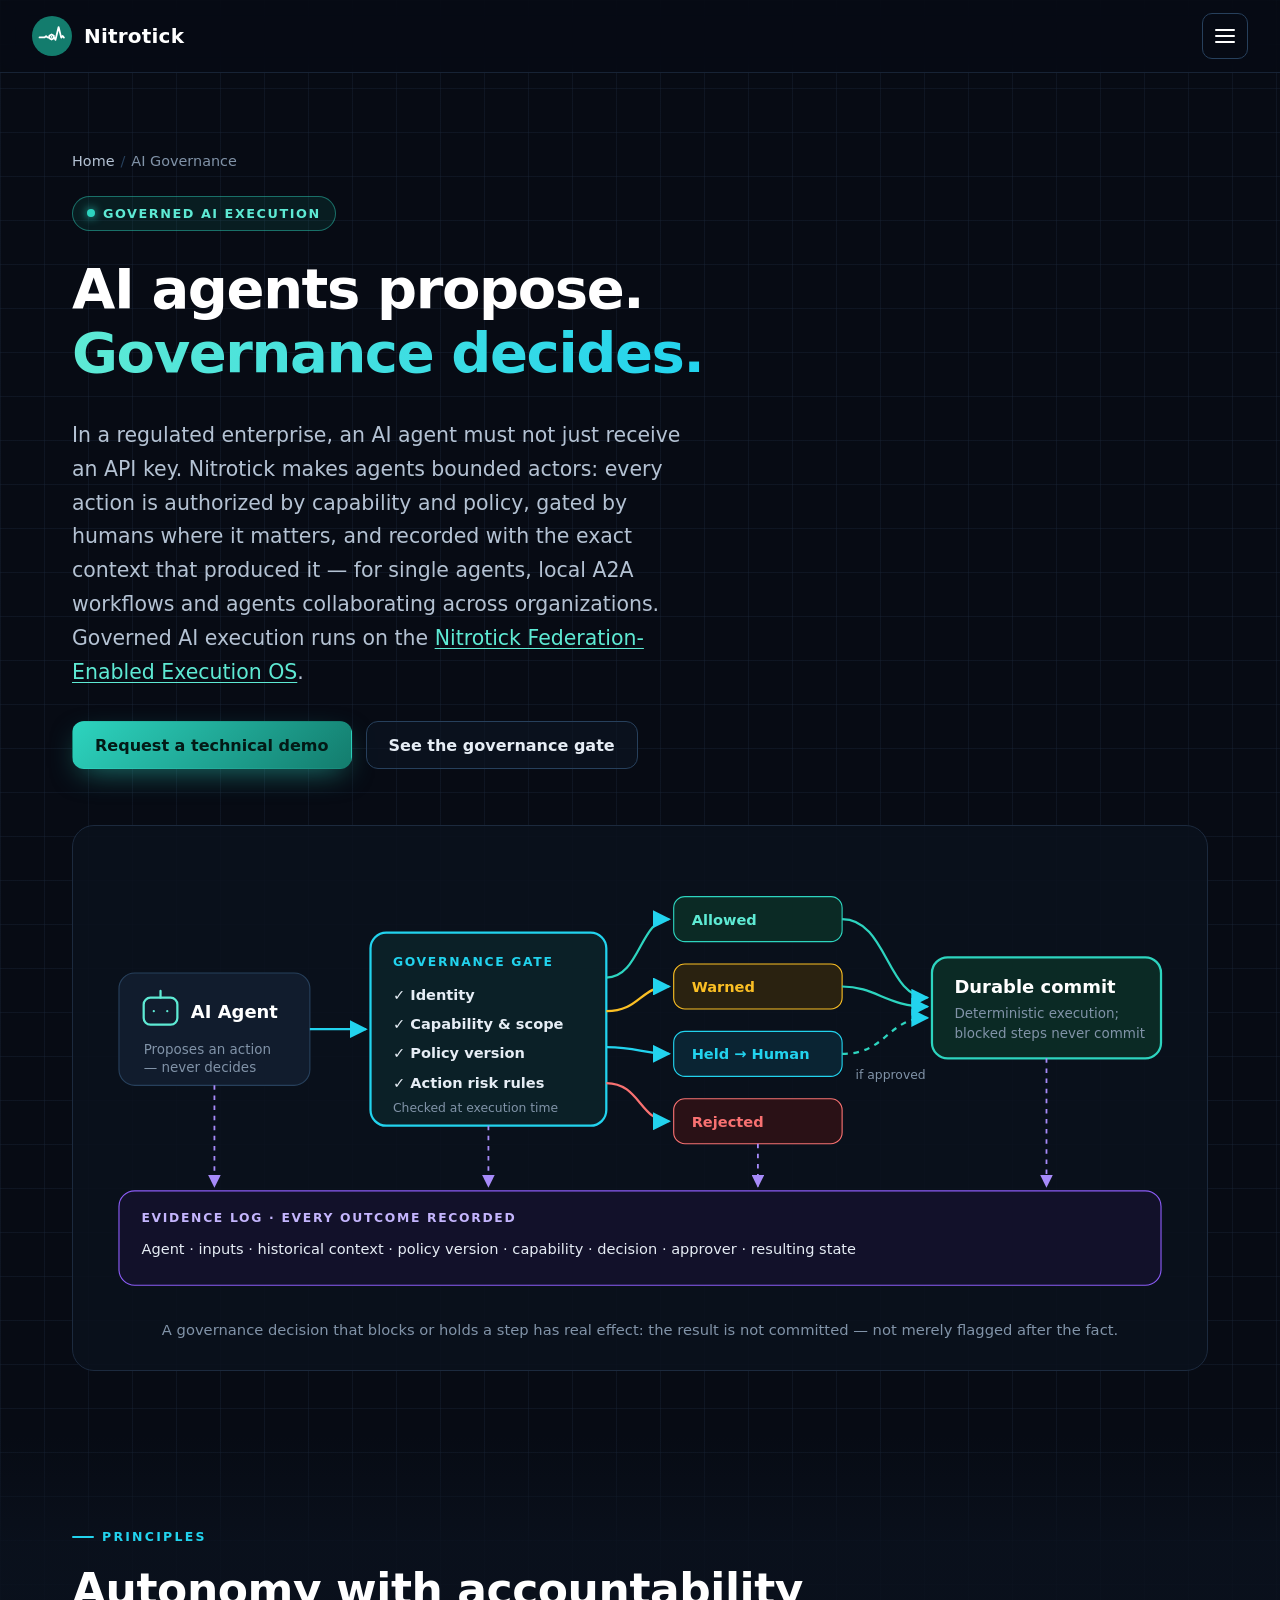
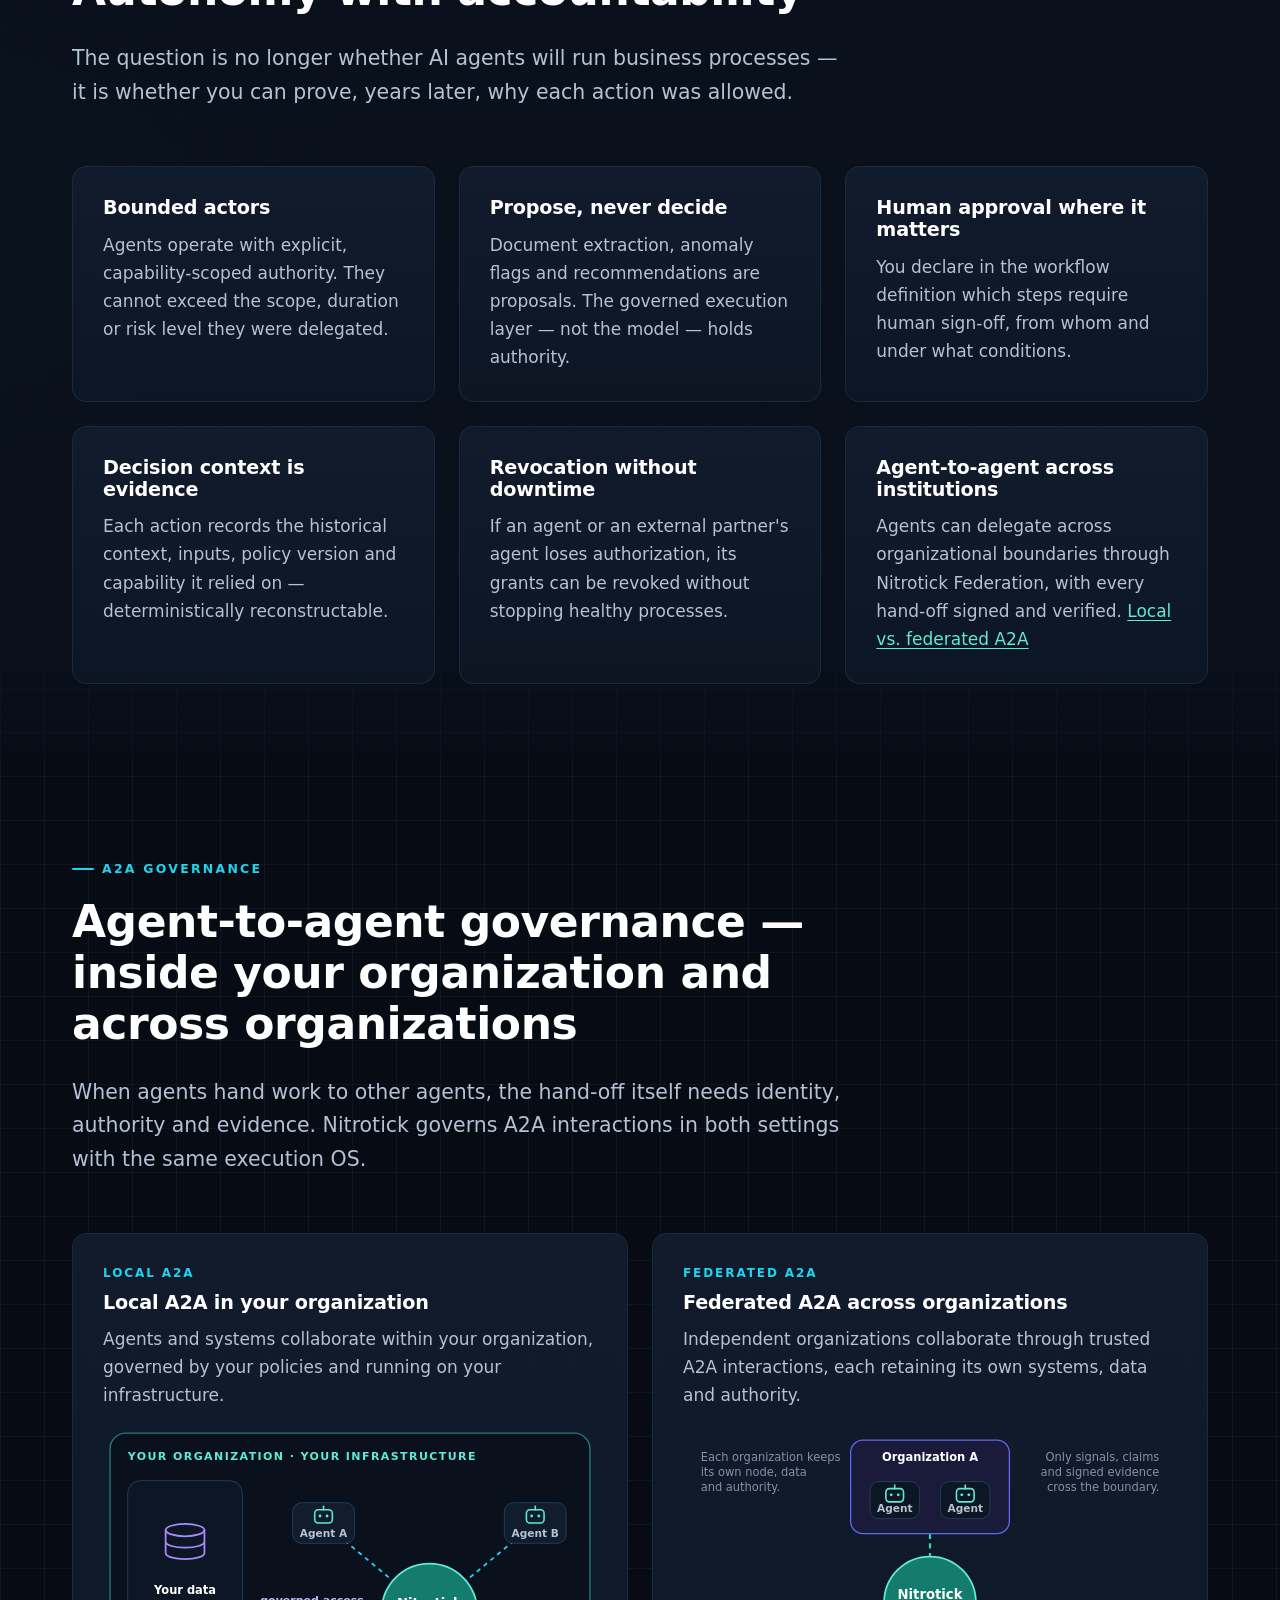
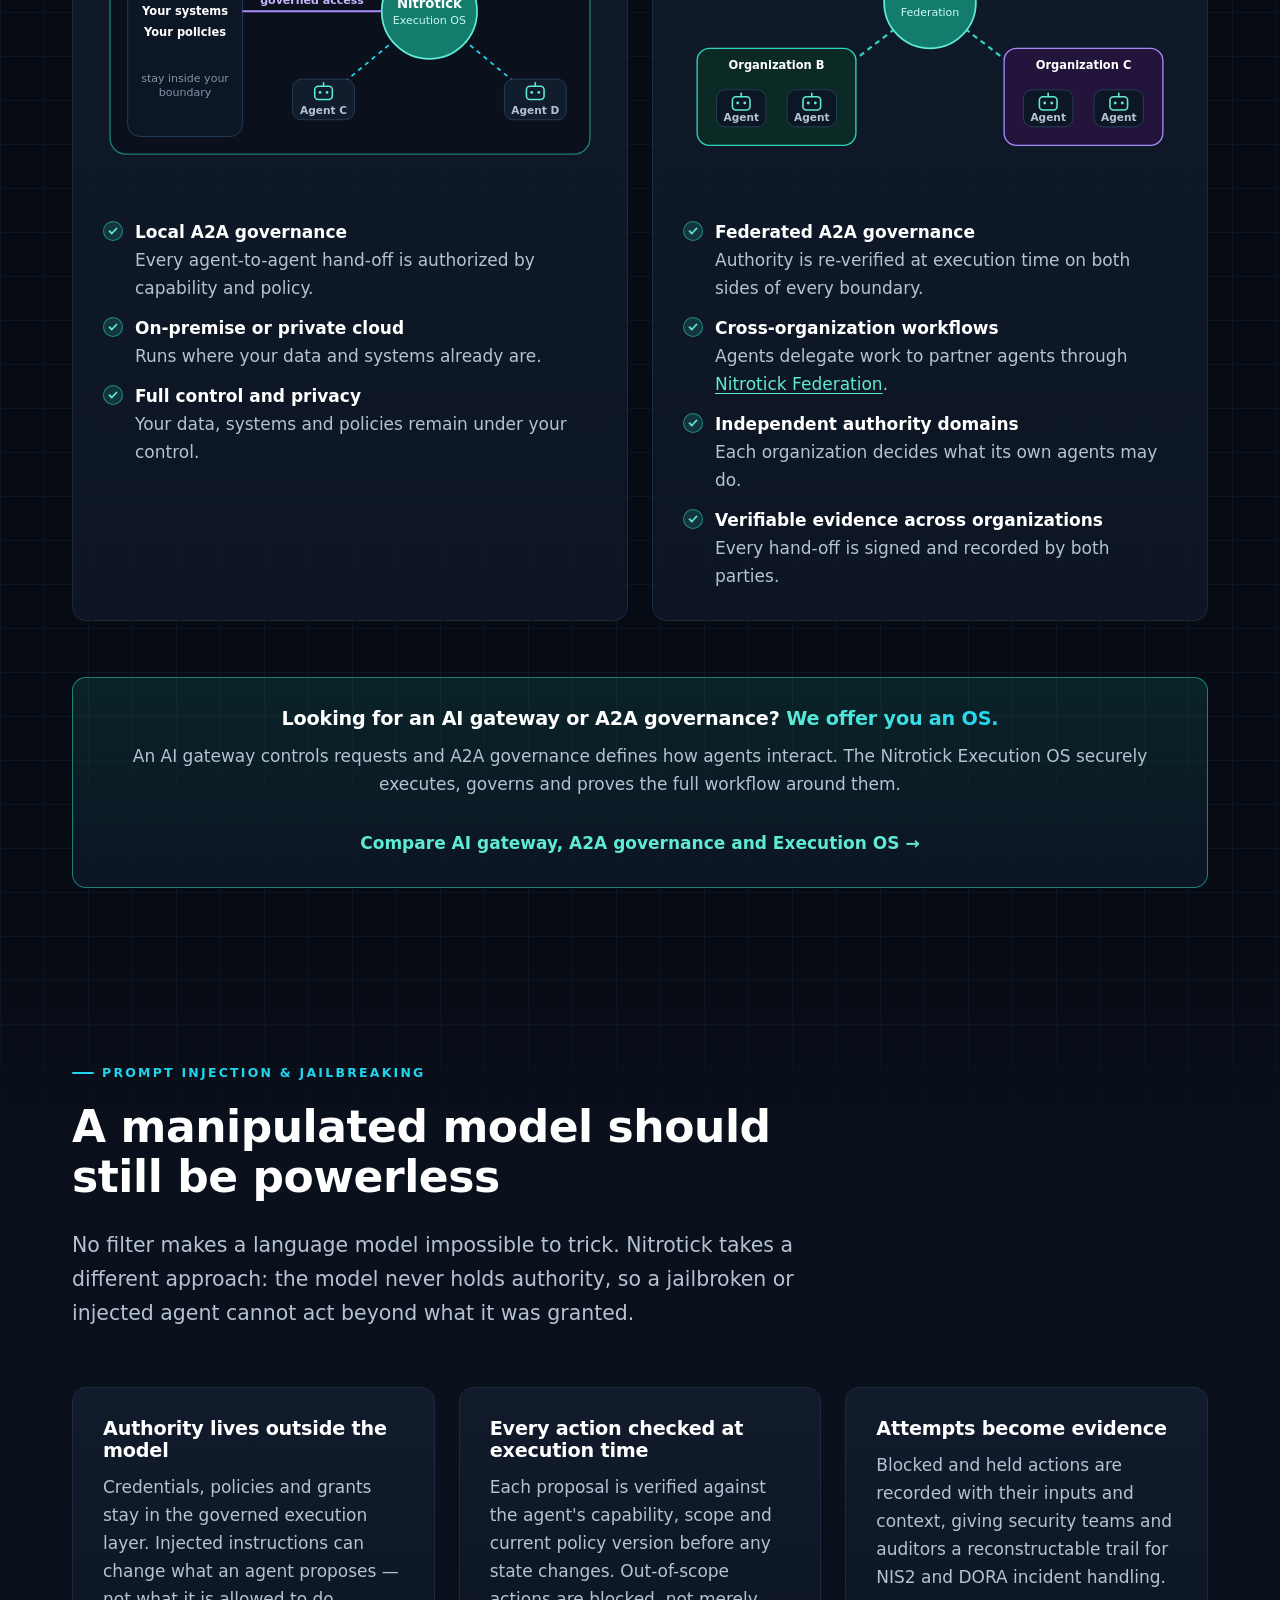
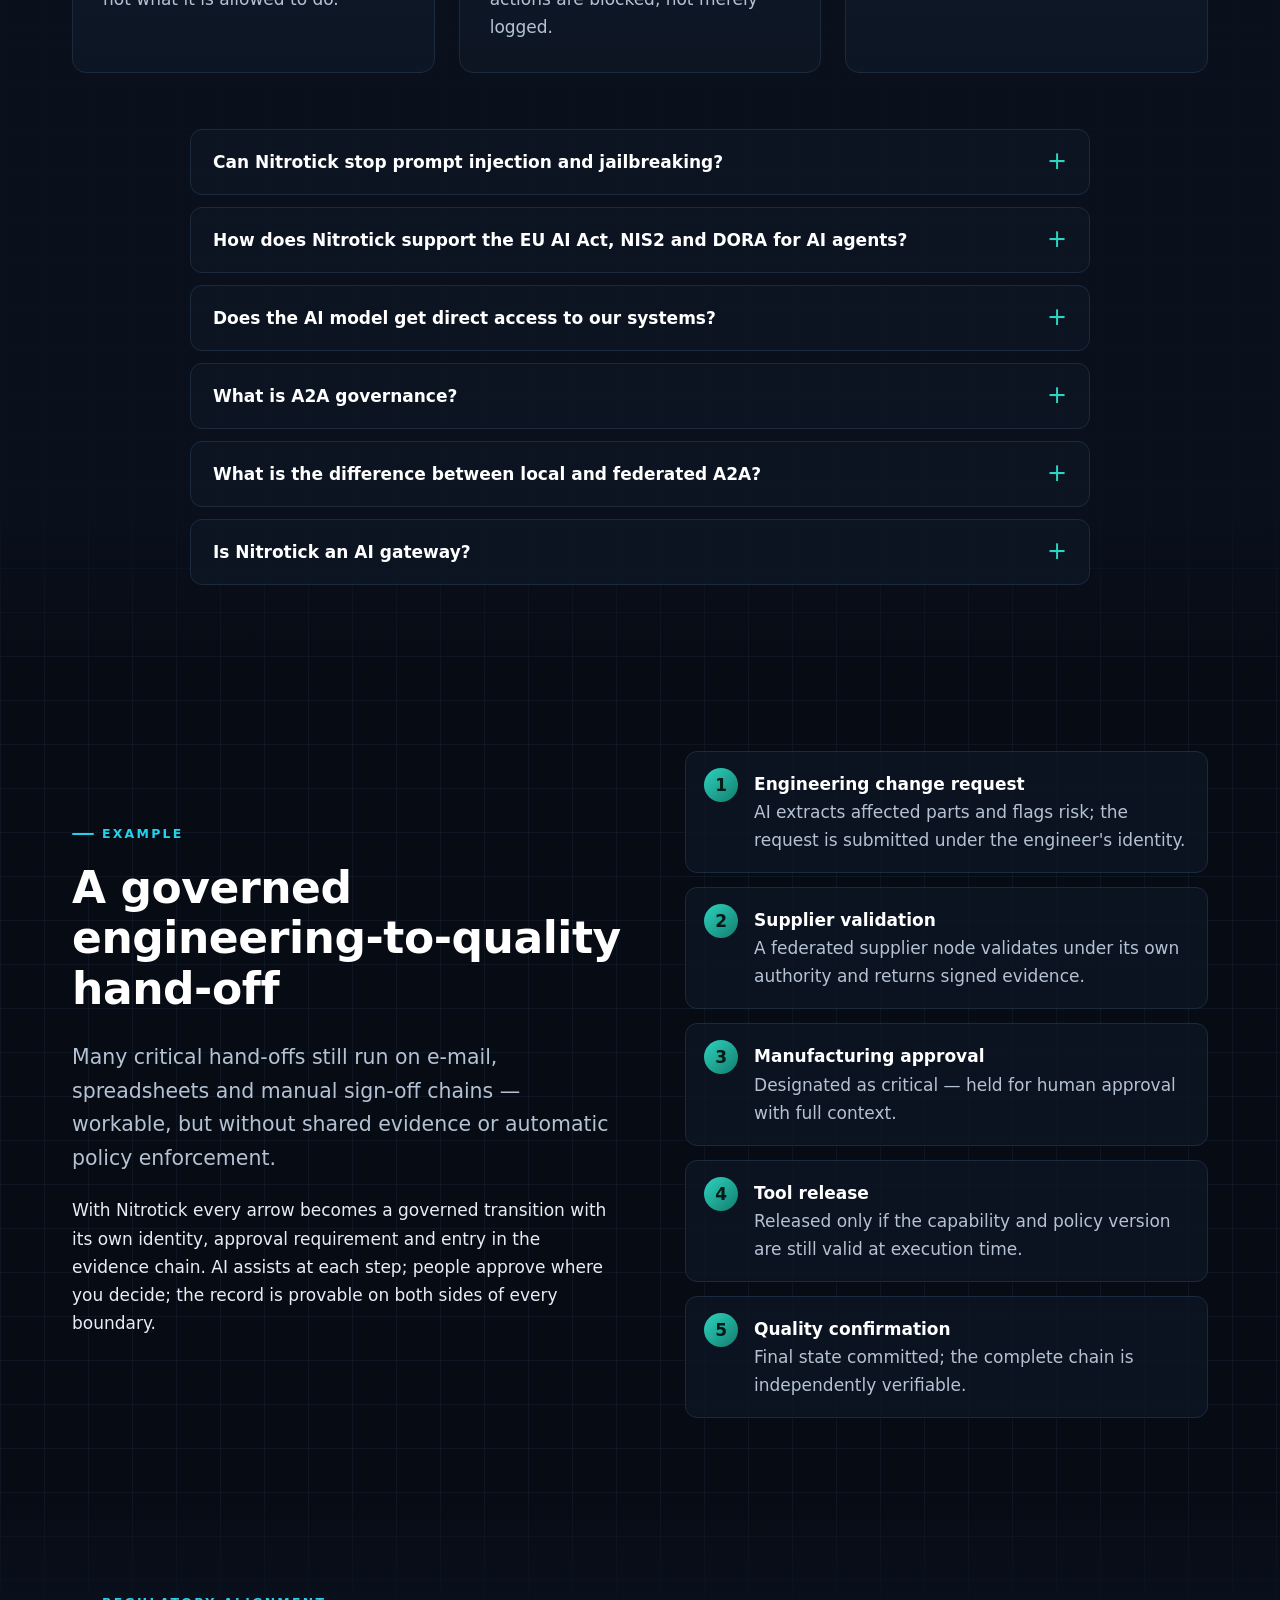
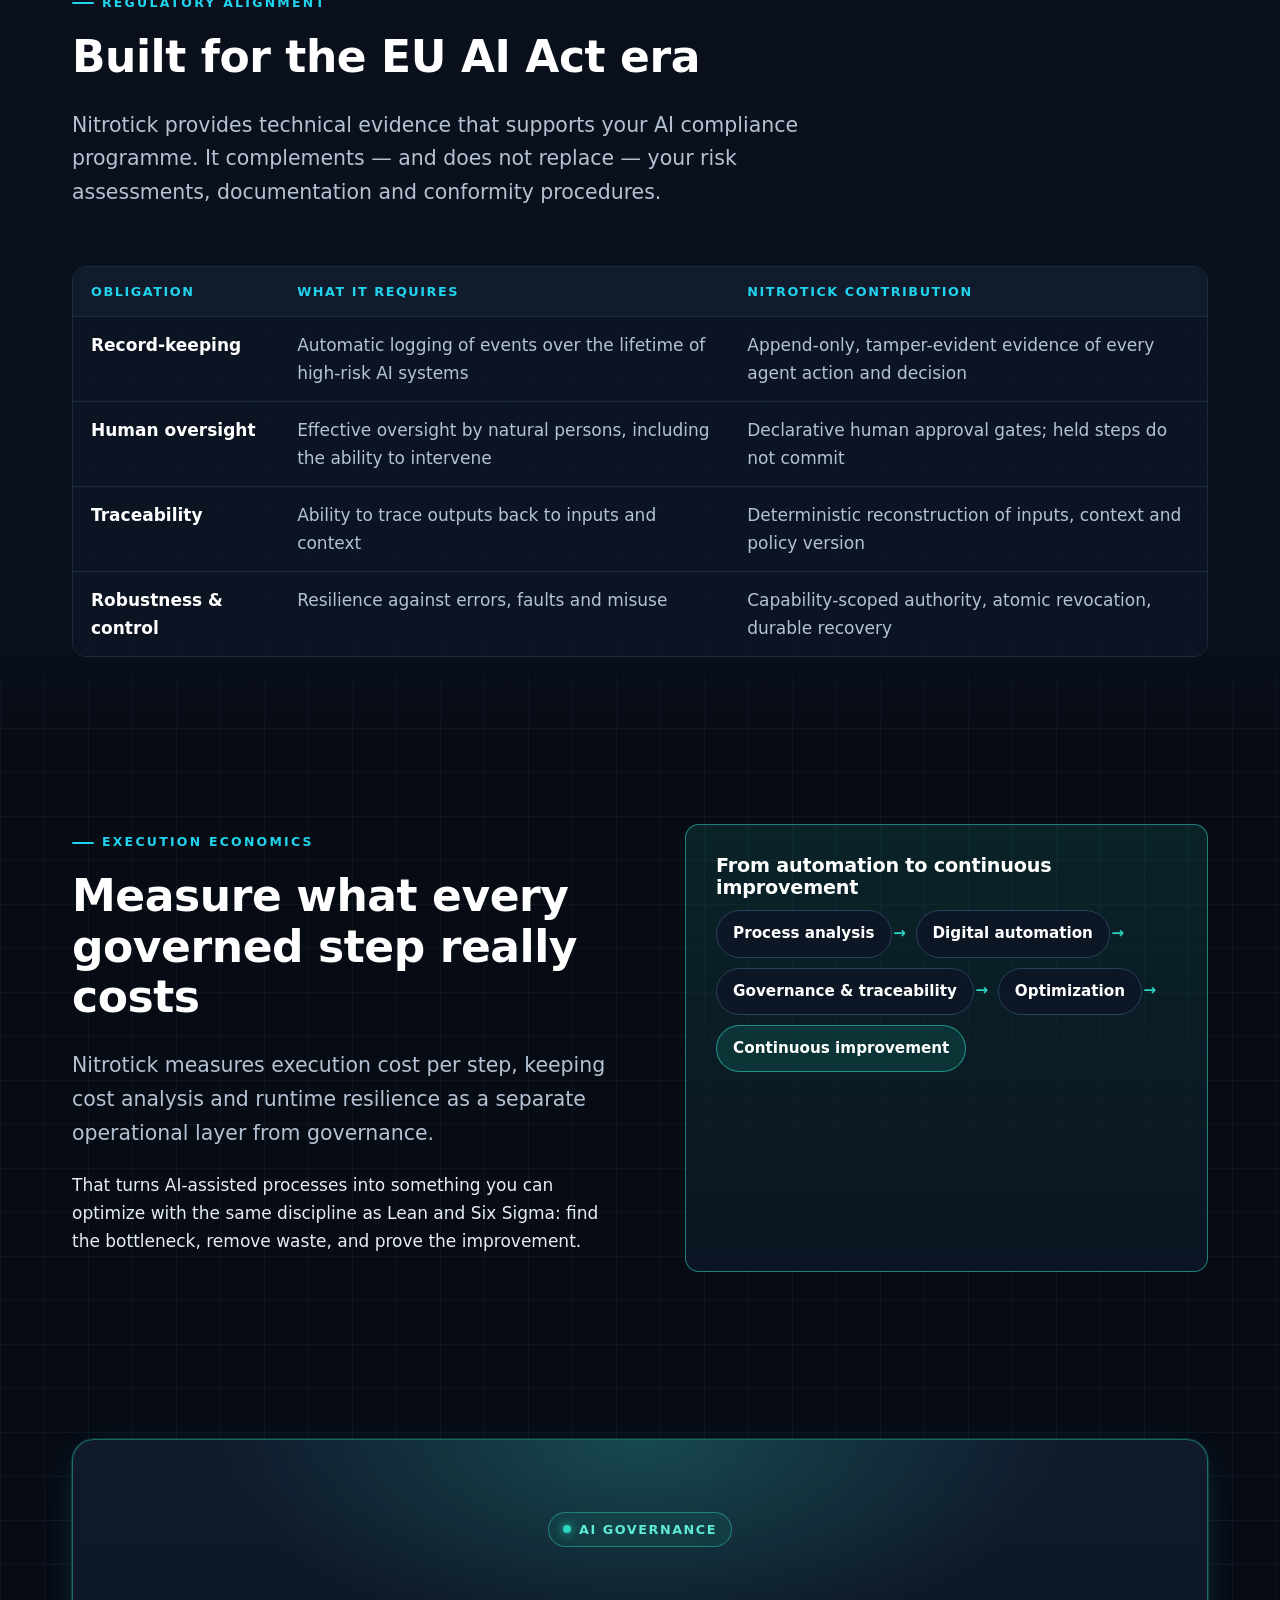
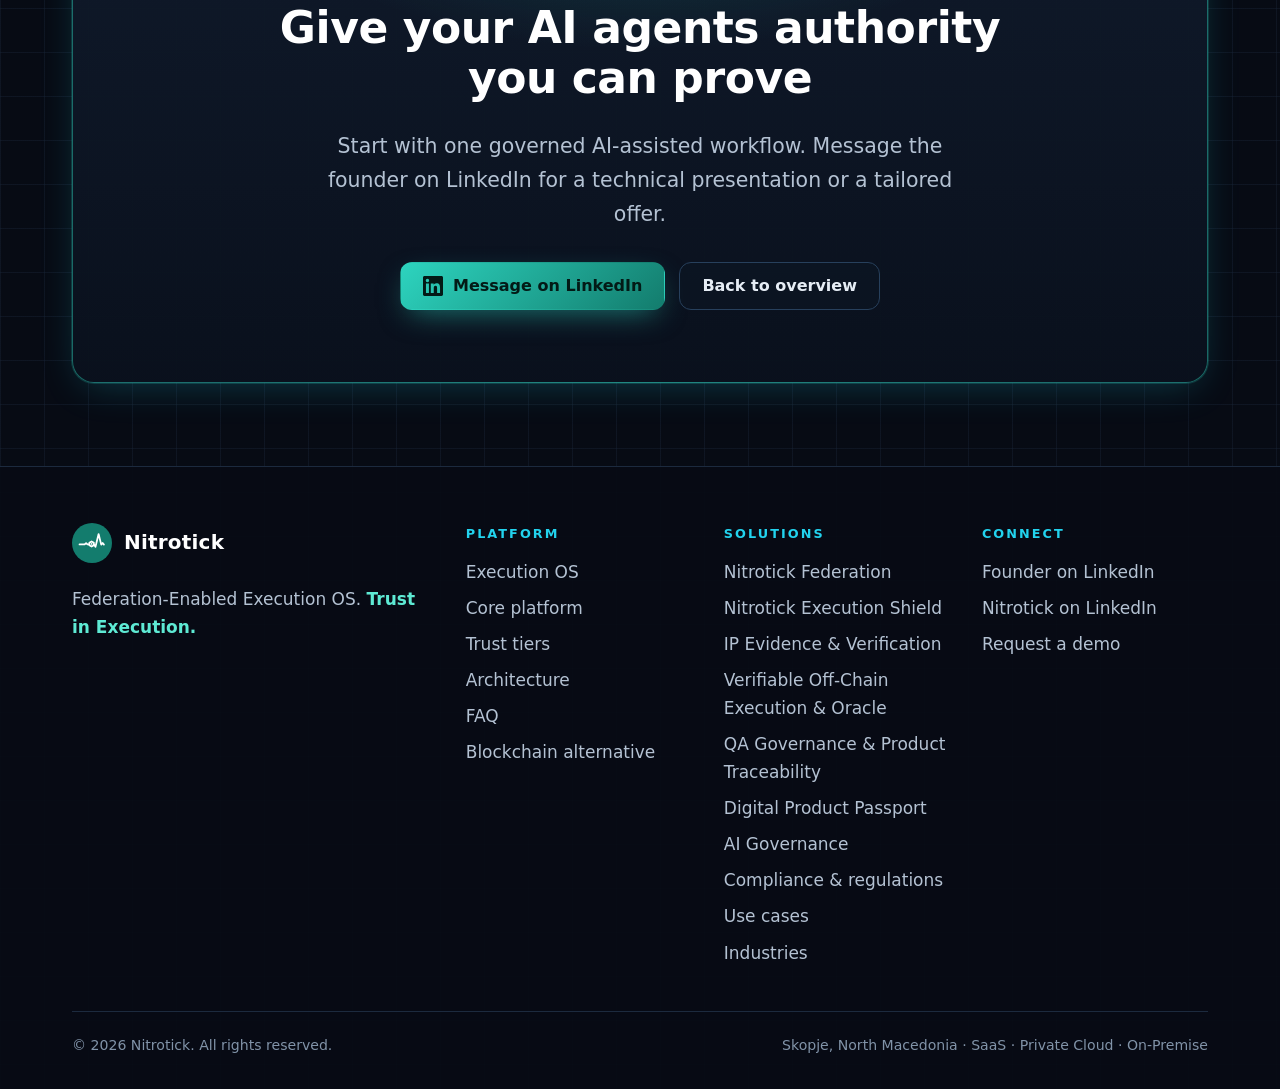
<file: ai-governance/index.html>
<!doctype html>
<html lang="en" dir="ltr">
<head>
  <meta charset="utf-8">
  <meta name="viewport" content="width=device-width, initial-scale=1, viewport-fit=cover">
  <title>AI Agent &amp; A2A Governance, Prompt Injection Defense | Nitrotick</title>
  <meta name="description" content="Govern AI agents and A2A workflows locally or across organizations. AI proposes, governance decides — scoped authority and evidence against prompt injection.">
  <meta name="keywords" content="AI governance, AI agent governance, A2A governance, agent-to-agent governance, federated A2A, multi-agent governance, prompt injection, jailbreaking, AI agent security, NIS2, DORA, AI agents, bounded actors, agentic AI, human oversight, EU AI Act, AI audit trail, decision evidence, governed execution, human in the loop, Nitrotick">
  <meta name="author" content="Aleksandar M. Tasevski">
  <meta name="robots" content="index, follow, max-image-preview:large, max-snippet:-1, max-video-preview:-1">
  <meta name="theme-color" content="#070b14">
  <meta name="color-scheme" content="dark">
  <meta name="format-detection" content="telephone=no">
  <link rel="canonical" href="https://nitrotick.com/ai-governance/">

  <meta property="og:type" content="website">
  <meta property="og:site_name" content="Nitrotick">
  <meta property="og:locale" content="en_US">
  <meta property="og:url" content="https://nitrotick.com/ai-governance/">
  <meta property="og:title" content="AI Agent &amp; A2A Governance | Nitrotick">
  <meta property="og:description" content="In regulated enterprises, an AI agent must not just get an API key. Nitrotick makes every agent action authorized, evidenced and reconstructable.">
  <meta property="og:image" content="https://nitrotick.com/assets/img/og/ai-governance.png">
  <meta property="og:image:type" content="image/png">
  <meta property="og:image:width" content="1200">
  <meta property="og:image:height" content="630">
  <meta property="og:image:alt" content="Nitrotick AI Governance — AI agents propose, governance decides.">
  <meta name="twitter:card" content="summary_large_image">
  <meta name="twitter:title" content="AI Agent &amp; A2A Governance | Nitrotick">
  <meta name="twitter:description" content="Agents propose, governance decides. Authorized, evidenced and reconstructable AI execution.">
  <meta name="twitter:image" content="https://nitrotick.com/assets/img/og/ai-governance.png">
  <meta name="twitter:image:alt" content="Nitrotick AI Governance — AI agents propose, governance decides.">

  <link rel="icon" href="../favicon.svg" type="image/svg+xml">
  <link rel="icon" href="../favicon-32.png" sizes="32x32" type="image/png">
  <link rel="apple-touch-icon" href="../apple-touch-icon.png">
  <link rel="manifest" href="../site.webmanifest">
  <link rel="stylesheet" href="../css/styles.css?v=20261019g">

  <script type="application/ld+json">
  {
    "@context": "https://schema.org",
    "@graph": [
      {
        "@type": "Organization",
        "@id": "https://nitrotick.com/#organization",
        "name": "Nitrotick",
        "url": "https://nitrotick.com/",
        "logo": "https://nitrotick.com/assets/img/logo-512.png",
        "description": "Verifiable execution infrastructure for enterprise AI, banks, fintech and regulated systems.",
        "founder": { "@type": "Person", "@id": "https://nitrotick.com/#founder", "name": "Aleksandar M. Tasevski", "jobTitle": "Founder & Principal Architect", "sameAs": ["https://www.linkedin.com/in/aleksandar-m-tasevski/"] },
        "sameAs": ["https://www.linkedin.com/company/nitrotick/"]
      },
      {
        "@type": "WebPage",
        "@id": "https://nitrotick.com/ai-governance/#webpage",
        "url": "https://nitrotick.com/ai-governance/",
        "name": "AI Agent & A2A Governance, Prompt Injection Defense",
        "description": "Governed execution for enterprise AI agents and agent-to-agent (A2A) workflows, locally or across organizations, with capability-scoped authority, human approval gates and deterministic decision evidence.",
        "isPartOf": { "@id": "https://nitrotick.com/#website" },
        "about": { "@id": "https://nitrotick.com/ai-governance/#service" },
        "breadcrumb": { "@id": "https://nitrotick.com/ai-governance/#breadcrumb" },
        "inLanguage": "en"
      },
      {
        "@type": "Service",
        "@id": "https://nitrotick.com/ai-governance/#service",
        "name": "Nitrotick Governed AI Execution",
        "serviceType": "AI governance and governed execution infrastructure",
        "category": "Enterprise AI infrastructure",
        "audience": { "@type": "BusinessAudience", "audienceType": "Banks, fintech, insurers and regulated enterprises deploying AI agents" },
        "provider": { "@id": "https://nitrotick.com/#organization" },
        "areaServed": "Worldwide",
        "description": "Infrastructure that lets autonomous AI agents operate as bounded actors: they propose, while a governed, deterministic execution layer holds authority and records evidence — for local and federated agent-to-agent (A2A) workflows.",
        "isRelatedTo": { "@id": "https://nitrotick.com/execution-os/#software" }
      },
      {
        "@type": "FAQPage",
        "@id": "https://nitrotick.com/ai-governance/#faq",
        "isPartOf": { "@id": "https://nitrotick.com/ai-governance/#webpage" },
        "mainEntity": [
          {
            "@type": "Question",
            "name": "Can Nitrotick stop prompt injection and jailbreaking?",
            "acceptedAnswer": { "@type": "Answer", "text": "Nitrotick does not try to make a language model impossible to manipulate. It removes authority from the model: every action an agent proposes is checked against its delegated capability and policy before it executes, critical steps wait for human approval, and every attempt is recorded as evidence. A manipulated agent can still produce a bad proposal, but it cannot execute beyond its scope." }
          },
          {
            "@type": "Question",
            "name": "How does Nitrotick support the EU AI Act, NIS2 and DORA for AI agents?",
            "acceptedAnswer": { "@type": "Answer", "text": "Nitrotick provides technical evidence: tamper-evident records of every agent action, human oversight gates, deterministic reconstruction of inputs and policy versions, and atomic revocation of authority. It supports your compliance programme and does not replace risk assessments, documentation or conformity procedures." }
          },
          {
            "@type": "Question",
            "name": "Does the AI model get direct access to our systems?",
            "acceptedAnswer": { "@type": "Answer", "text": "No. The model proposes; the governed execution layer holds the credentials and authority. Agents receive capability-scoped grants limited in scope, duration and risk level, which can be revoked at any time." }
          },
          {
            "@type": "Question",
            "name": "What is A2A governance?",
            "acceptedAnswer": { "@type": "Answer", "text": "A2A (agent-to-agent) governance controls how AI agents hand work to other agents: which agent may delegate what, under whose authority, and with what evidence. Nitrotick enforces it at execution time — every A2A hand-off is checked against capability and policy and recorded as tamper-evident evidence." }
          },
          {
            "@type": "Question",
            "name": "What is the difference between local and federated A2A?",
            "acceptedAnswer": { "@type": "Answer", "text": "Local A2A runs inside one organization, on its own infrastructure and under its own policies. Federated A2A connects agents of independent organizations through Nitrotick Federation: each organization keeps its own node, data and authority, and only signals, claims and signed evidence cross the boundary." }
          },
          {
            "@type": "Question",
            "name": "Is Nitrotick an AI gateway?",
            "acceptedAnswer": { "@type": "Answer", "text": "No. An AI gateway controls access to AI models and routes requests, and an A2A governance layer defines how agents interact. Nitrotick Execution OS provides the full execution environment around them: identity, capability authorization, durable state, governance and cryptographic evidence for the whole workflow." }
          }
        ]
      },
      {
        "@type": "BreadcrumbList",
        "@id": "https://nitrotick.com/ai-governance/#breadcrumb",
        "itemListElement": [
          { "@type": "ListItem", "position": 1, "name": "Home", "item": "https://nitrotick.com/" },
          { "@type": "ListItem", "position": 2, "name": "AI Governance", "item": "https://nitrotick.com/ai-governance/" }
        ]
      }
    ]
  }
  </script>
</head>
<body>
  <a class="skip-link" href="#main">Skip to content</a>

  <header class="site-header">
    <nav class="container nav" aria-label="Primary">
      <a class="brand" href="../" aria-label="Nitrotick home">
        <img src="../assets/img/logo-mark.svg" alt="" width="40" height="40">
        <span>Nitrotick</span>
      </a>
      <input class="nav-toggle" type="checkbox" id="nav-toggle" aria-label="Toggle navigation menu">
      <label class="nav-toggle-label" for="nav-toggle" aria-hidden="true"><span></span></label>
      <ul class="nav-menu">
        <li><a href="../execution-os/">Execution OS</a></li>
        <li class="nav-dd">
          <a class="nav-dd-link is-current" href="../#products" aria-haspopup="true">Products</a>
          <ul class="nav-sub">
            <li class="nav-sub-label">Products</li>
            <li><a href="../federation/"><strong>Nitrotick Federation</strong><span>Governed execution across independent organizations</span></a></li>
            <li><a href="../ip-evidence-verification/"><strong>IP Evidence &amp; Verification</strong><span>Verifiable evidence of IP creation and version history</span></a></li>
            <li><a href="../verifiable-off-chain-execution/"><strong>Verifiable Off-Chain Execution &amp; Oracle</strong><span>Governed execution for blockchain and DLT</span></a></li>
            <li><a href="../qa-governance-traceability/"><strong>QA Governance &amp; Product Traceability</strong><span>QA workflows, batch recall and GS1 Digital Link</span></a></li>
            <li><a href="../digital-product-passport/"><strong>Digital Product Passport</strong><span>Product identity, versioning and DPP</span></a></li>
            <li><a href="./" aria-current="page"><strong>AI Governance</strong><span>Governed AI agent actions with verifiable evidence</span></a></li>
            <li class="nav-sub-label">Solutions</li>
            <li><a href="../execution-shield/"><strong>Nitrotick Execution Shield</strong><span>Execution security within and across institutions</span></a></li>
          </ul>
        </li>
        <li><a href="../blockchain-alternative/">Blockchain Alternative</a></li>
        <li><a href="../verifiable-off-chain-execution/">Verifiable Off-Chain Execution &amp; Oracle</a></li>
        <li><a href="../compliance/">Compliance</a></li>
        <li><a href="../use-cases/">Use Cases</a></li>
        <li><a class="btn btn--primary" href="#contact">Request a demo</a></li>
      </ul>
    </nav>
  </header>

  <main id="main">
    <!-- ================= HERO ================= -->
    <section class="hero hero--page" aria-labelledby="hero-title">
      <div class="container">
        <nav class="breadcrumb" aria-label="Breadcrumb">
          <ol>
            <li><a href="../">Home</a></li>
            <li aria-current="page">AI Governance</li>
          </ol>
        </nav>
        <div class="section-head">
          <span class="pill"><span class="dot" aria-hidden="true"></span>Governed AI Execution</span>
          <h1 id="hero-title">AI agents propose. <span class="accent">Governance decides.</span></h1>
          <p class="lead">In a regulated enterprise, an AI agent must not just receive an API key. Nitrotick makes agents bounded actors: every action is authorized by capability and policy, gated by humans where it matters, and recorded with the exact context that produced it — for single agents, local A2A workflows and agents collaborating across organizations. Governed AI execution runs on the <a href="../execution-os/">Nitrotick Federation-Enabled Execution OS</a>.</p>
          <div class="btn-row">
            <a class="btn btn--primary" href="#contact">Request a technical demo</a>
            <a class="btn btn--ghost" href="#gate">See the governance gate</a>
          </div>
        </div>

        <figure class="diagram diagram--scroll" id="gate">
          <svg viewBox="0 0 960 400" role="img" aria-labelledby="gov-title gov-desc">
            <title id="gov-title">Governed AI decision pipeline</title>
            <desc id="gov-desc">An AI agent proposes an action. The governance gate checks identity, capability, policy and risk. The outcome is allowed, warned, held for human approval, or rejected. Allowed, warned and approved actions are committed durably; every outcome, including rejections, is written to the tamper-evident evidence log.</desc>
            <defs>
              <marker id="g-a" viewBox="0 0 10 10" refX="9" refY="5" markerWidth="8" markerHeight="8" orient="auto-start-reverse"><path d="M0 0L10 5L0 10Z" fill="#22D3EE"/></marker>
              <marker id="g-v" viewBox="0 0 10 10" refX="9" refY="5" markerWidth="7" markerHeight="7" orient="auto-start-reverse"><path d="M0 0L10 5L0 10Z" fill="#A78BFA"/></marker>
            </defs>
            <g class="svg-text">
              <!-- agent -->
              <rect x="16" y="106" width="170" height="100" rx="14" fill="#111C2D" stroke="#27405C"/>
              <g fill="none" stroke="#5EEAD4" stroke-width="2" stroke-linecap="round" stroke-linejoin="round">
                <rect x="38" y="128" width="30" height="24" rx="6"/>
                <path d="M53 122v6M47 140h.01M59 140h.01"/>
              </g>
              <text x="80" y="146" fill="#fff" font-size="16" font-weight="700">AI Agent</text>
              <text x="38" y="178" fill="#8193A8" font-size="12">Proposes an action</text>
              <text x="38" y="194" fill="#8193A8" font-size="12">— never decides</text>

              <path d="M186 156H236" stroke="#22D3EE" stroke-width="2" marker-end="url(#g-a)"/>

              <!-- gate -->
              <rect x="240" y="70" width="210" height="172" rx="14" fill="#0B2027" stroke="#22D3EE" stroke-width="2"/>
              <text x="260" y="100" fill="#22D3EE" font-size="11" font-weight="700" letter-spacing="1.5">GOVERNANCE GATE</text>
              <g fill="#E6EDF5" font-size="13" font-weight="600">
                <text x="260" y="130">✓ Identity</text>
                <text x="260" y="156">✓ Capability &amp; scope</text>
                <text x="260" y="182">✓ Policy version</text>
                <text x="260" y="208">✓ Action risk rules</text>
              </g>
              <text x="260" y="230" fill="#8193A8" font-size="11">Checked at execution time</text>

              <!-- branches -->
              <g fill="none" stroke-width="2">
                <path d="M450 110C480 110 480 58 506 58" stroke="#2DD4BF" marker-end="url(#g-a)"/>
                <path d="M450 140C480 140 480 118 506 118" stroke="#FBBF24" marker-end="url(#g-a)"/>
                <path d="M450 172C480 172 480 178 506 178" stroke="#22D3EE" marker-end="url(#g-a)"/>
                <path d="M450 204C480 204 480 238 506 238" stroke="#F87171" marker-end="url(#g-a)"/>
              </g>

              <g font-size="13" font-weight="700">
                <rect x="510" y="38" width="150" height="40" rx="10" fill="#0B2A25" stroke="#2DD4BF"/>
                <text x="526" y="63" fill="#5EEAD4">Allowed</text>
                <rect x="510" y="98" width="150" height="40" rx="10" fill="#2A2210" stroke="#FBBF24"/>
                <text x="526" y="123" fill="#FBBF24">Warned</text>
                <rect x="510" y="158" width="150" height="40" rx="10" fill="#0A2433" stroke="#22D3EE"/>
                <text x="526" y="183" fill="#22D3EE">Held → Human</text>
                <rect x="510" y="218" width="150" height="40" rx="10" fill="#2A1116" stroke="#F87171"/>
                <text x="526" y="243" fill="#F87171">Rejected</text>
              </g>

              <!-- commit -->
              <g fill="none" stroke="#2DD4BF" stroke-width="2">
                <path d="M660 58C700 58 700 128 736 128" marker-end="url(#g-a)"/>
                <path d="M660 118C690 118 700 136 736 136" marker-end="url(#g-a)"/>
                <path d="M660 178C700 178 700 146 736 146" marker-end="url(#g-a)" stroke-dasharray="5 5"/>
              </g>
              <text x="672" y="200" fill="#8193A8" font-size="11">if approved</text>
              <rect x="740" y="92" width="204" height="90" rx="14" fill="#0B2A25" stroke="#2DD4BF" stroke-width="2"/>
              <text x="760" y="124" fill="#fff" font-size="16" font-weight="700">Durable commit</text>
              <text x="760" y="146" fill="#8193A8" font-size="12">Deterministic execution;</text>
              <text x="760" y="164" fill="#8193A8" font-size="12">blocked steps never commit</text>

              <!-- evidence -->
              <rect x="16" y="300" width="928" height="84" rx="14" fill="#12112A" stroke="#8B5CF6"/>
              <text x="36" y="328" fill="#C4B5FD" font-size="11" font-weight="700" letter-spacing="1.5">EVIDENCE LOG · EVERY OUTCOME RECORDED</text>
              <text x="36" y="356" fill="#E6EDF5" font-size="13">Agent · inputs · historical context · policy version · capability · decision · approver · resulting state</text>
              <g stroke="#A78BFA" stroke-width="1.6" stroke-dasharray="4 5" fill="none">
                <path d="M101 206V296" marker-end="url(#g-v)"/>
                <path d="M345 242V296" marker-end="url(#g-v)"/>
                <path d="M585 258V296" marker-end="url(#g-v)"/>
                <path d="M842 182V296" marker-end="url(#g-v)"/>
              </g>
            </g>
          </svg>
          <figcaption>A governance decision that blocks or holds a step has real effect: the result is not committed — not merely flagged after the fact.</figcaption>
        </figure>
      </div>
    </section>

    <!-- ================= PRINCIPLES ================= -->
    <section class="section section--alt" aria-labelledby="principles-title">
      <div class="container">
        <div class="section-head">
          <span class="eyebrow">Principles</span>
          <h2 id="principles-title">Autonomy with accountability</h2>
          <p class="lead">The question is no longer whether AI agents will run business processes — it is whether you can prove, years later, why each action was allowed.</p>
        </div>
        <div class="grid grid--3">
          <article class="card">
            <h3>Bounded actors</h3>
            <p>Agents operate with explicit, capability-scoped authority. They cannot exceed the scope, duration or risk level they were delegated.</p>
          </article>
          <article class="card">
            <h3>Propose, never decide</h3>
            <p>Document extraction, anomaly flags and recommendations are proposals. The governed execution layer — not the model — holds authority.</p>
          </article>
          <article class="card">
            <h3>Human approval where it matters</h3>
            <p>You declare in the workflow definition which steps require human sign-off, from whom and under what conditions.</p>
          </article>
          <article class="card">
            <h3>Decision context is evidence</h3>
            <p>Each action records the historical context, inputs, policy version and capability it relied on — deterministically reconstructable.</p>
          </article>
          <article class="card">
            <h3>Revocation without downtime</h3>
            <p>If an agent or an external partner's agent loses authorization, its grants can be revoked without stopping healthy processes.</p>
          </article>
          <article class="card">
            <h3>Agent-to-agent across institutions</h3>
            <p>Agents can delegate across organizational boundaries through Nitrotick Federation, with every hand-off signed and verified. <a href="#a2a">Local vs. federated A2A</a></p>
          </article>
        </div>
      </div>
    </section>

    <!-- ================= A2A GOVERNANCE ================= -->
    <section class="section" id="a2a" aria-labelledby="a2a-title">
      <div class="container">
        <div class="section-head">
          <span class="eyebrow">A2A governance</span>
          <h2 id="a2a-title">Agent-to-agent governance — inside your organization and across organizations</h2>
          <p class="lead">When agents hand work to other agents, the hand-off itself needs identity, authority and evidence. Nitrotick governs A2A interactions in both settings with the same execution OS.</p>
        </div>
        <div class="grid grid--2">
          <article class="card">
            <span class="card-kicker">Local A2A</span>
            <h3>Local A2A in your organization</h3>
            <p>Agents and systems collaborate within your organization, governed by your policies and running on your infrastructure.</p>
            <figure class="a2a-figure mt-lg">
            <svg viewBox="0 0 560 380" role="img" aria-labelledby="la2a-title la2a-desc">
              <title id="la2a-title">Local A2A governance inside one organization</title>
              <desc id="la2a-desc">Four AI agents inside one organization collaborate only through the Nitrotick Execution OS at the center, which governs every agent-to-agent hand-off. The organization's own data, systems and policies stay inside its boundary and are reached only through governed access.</desc>
              <g class="svg-text">
                <rect x="8" y="8" width="544" height="364" rx="18" fill="#0A111D" stroke="#2DD4BF" stroke-opacity=".55" stroke-width="1.5"/>
                <text x="28" y="38" fill="#5EEAD4" font-size="12.5" font-weight="700" letter-spacing="1.6">YOUR ORGANIZATION · YOUR INFRASTRUCTURE</text>
                <rect x="28" y="62" width="130" height="290" rx="14" fill="#0D1624" stroke="#27405C"/>
                <g fill="none" stroke="#A78BFA" stroke-width="2"><ellipse cx="93" cy="118" rx="22" ry="7"/><path d="M71 118v26c0 4 10 7 22 7s22-3 22-7v-26M71 131c0 4 10 7 22 7s22-3 22-7"/></g>
                <g text-anchor="middle" font-size="13" font-weight="700" fill="#fff"><text x="93" y="190">Your data</text><text x="93" y="214">Your systems</text><text x="93" y="238">Your policies</text></g>
                <text x="93" y="290" text-anchor="middle" fill="#8193A8" font-size="12.5">stay inside your</text>
                <text x="93" y="306" text-anchor="middle" fill="#8193A8" font-size="12.5">boundary</text>
                <g stroke="#22D3EE" stroke-width="2" stroke-dasharray="5 5" fill="none"><path d="M370 210L250 110M370 210L490 110M370 210L250 310M370 210L490 310"/></g>
                <path d="M158 210H316" stroke="#A78BFA" stroke-width="2" fill="none"/>
                <text x="237" y="202" text-anchor="middle" fill="#C4B5FD" font-size="12.5" font-weight="600">governed access</text>
                <circle cx="370" cy="210" r="54" fill="#137C6D" stroke="#5EEAD4" stroke-width="2"/>
                <text x="370" y="206" text-anchor="middle" fill="#fff" font-size="15" font-weight="800">Nitrotick</text>
                <text x="370" y="225" text-anchor="middle" fill="#CCFBF1" font-size="12.5">Execution OS</text>
                <rect x="215" y="87" width="70" height="46" rx="10" fill="#111C2D" stroke="#27405C"/><g fill="none" stroke="#5EEAD4" stroke-width="1.8" stroke-linecap="round"><rect x="240" y="95" width="20" height="15" rx="4"/><path d="M250 95v-4"/></g><circle cx="246" cy="102" r="1.6" fill="#5EEAD4"/><circle cx="254" cy="102" r="1.6" fill="#5EEAD4"/><text x="250" y="126" text-anchor="middle" fill="#B4C2D3" font-size="12" font-weight="600">Agent A</text>
                <rect x="455" y="87" width="70" height="46" rx="10" fill="#111C2D" stroke="#27405C"/><g fill="none" stroke="#5EEAD4" stroke-width="1.8" stroke-linecap="round"><rect x="480" y="95" width="20" height="15" rx="4"/><path d="M490 95v-4"/></g><circle cx="486" cy="102" r="1.6" fill="#5EEAD4"/><circle cx="494" cy="102" r="1.6" fill="#5EEAD4"/><text x="490" y="126" text-anchor="middle" fill="#B4C2D3" font-size="12" font-weight="600">Agent B</text>
                <rect x="215" y="287" width="70" height="46" rx="10" fill="#111C2D" stroke="#27405C"/><g fill="none" stroke="#5EEAD4" stroke-width="1.8" stroke-linecap="round"><rect x="240" y="295" width="20" height="15" rx="4"/><path d="M250 295v-4"/></g><circle cx="246" cy="302" r="1.6" fill="#5EEAD4"/><circle cx="254" cy="302" r="1.6" fill="#5EEAD4"/><text x="250" y="326" text-anchor="middle" fill="#B4C2D3" font-size="12" font-weight="600">Agent C</text>
                <rect x="455" y="287" width="70" height="46" rx="10" fill="#111C2D" stroke="#27405C"/><g fill="none" stroke="#5EEAD4" stroke-width="1.8" stroke-linecap="round"><rect x="480" y="295" width="20" height="15" rx="4"/><path d="M490 295v-4"/></g><circle cx="486" cy="302" r="1.6" fill="#5EEAD4"/><circle cx="494" cy="302" r="1.6" fill="#5EEAD4"/><text x="490" y="326" text-anchor="middle" fill="#B4C2D3" font-size="12" font-weight="600">Agent D</text>
              </g>
            </svg>
            </figure>
            <ul class="check-list mt-lg">
              <li><strong>Local A2A governance</strong>Every agent-to-agent hand-off is authorized by capability and policy.</li>
              <li><strong>On-premise or private cloud</strong>Runs where your data and systems already are.</li>
              <li><strong>Full control and privacy</strong>Your data, systems and policies remain under your control.</li>
            </ul>
          </article>
          <article class="card">
            <span class="card-kicker">Federated A2A</span>
            <h3>Federated A2A across organizations</h3>
            <p>Independent organizations collaborate through trusted A2A interactions, each retaining its own systems, data and authority.</p>
            <figure class="a2a-figure mt-lg">
            <svg viewBox="0 0 560 380" role="img" aria-labelledby="fa2a-title fa2a-desc">
              <title id="fa2a-title">Federated A2A governance across organizations</title>
              <desc id="fa2a-desc">Three independent organizations, A, B and C, each run their own agents on their own Nitrotick node. Their agents collaborate through the Nitrotick federation protocol at the center. Only signals, claims and signed evidence cross the boundaries; each organization keeps its own data and authority.</desc>
              <g class="svg-text">
                <g stroke="#2DD4BF" stroke-width="2.5" stroke-dasharray="6 5" fill="none"><path d="M280 150V122M240 230L196 264M320 230L364 264"/></g>
                <rect x="190" y="16" width="180" height="106" rx="14" fill="#1A1A3A" stroke="#6366F1" stroke-width="1.5"/>
                <text x="280" y="40" text-anchor="middle" fill="#fff" font-size="13" font-weight="700">Organization A</text>
                <rect x="212" y="63" width="56" height="42" rx="10" fill="#0D1624" stroke="#27405C"/><g fill="none" stroke="#5EEAD4" stroke-width="1.8" stroke-linecap="round"><rect x="230" y="71" width="20" height="15" rx="4"/><path d="M240 71v-4"/></g><circle cx="236" cy="78" r="1.6" fill="#5EEAD4"/><circle cx="244" cy="78" r="1.6" fill="#5EEAD4"/><text x="240" y="98" text-anchor="middle" fill="#B4C2D3" font-size="12" font-weight="600">Agent</text>
                <rect x="292" y="63" width="56" height="42" rx="10" fill="#0D1624" stroke="#27405C"/><g fill="none" stroke="#5EEAD4" stroke-width="1.8" stroke-linecap="round"><rect x="310" y="71" width="20" height="15" rx="4"/><path d="M320 71v-4"/></g><circle cx="316" cy="78" r="1.6" fill="#5EEAD4"/><circle cx="324" cy="78" r="1.6" fill="#5EEAD4"/><text x="320" y="98" text-anchor="middle" fill="#B4C2D3" font-size="12" font-weight="600">Agent</text>
                <rect x="16" y="252" width="180" height="110" rx="14" fill="#0B2A25" stroke="#2DD4BF" stroke-width="1.5"/>
                <text x="106" y="276" text-anchor="middle" fill="#fff" font-size="13" font-weight="700">Organization B</text>
                <rect x="38" y="299" width="56" height="42" rx="10" fill="#0D1624" stroke="#27405C"/><g fill="none" stroke="#5EEAD4" stroke-width="1.8" stroke-linecap="round"><rect x="56" y="307" width="20" height="15" rx="4"/><path d="M66 307v-4"/></g><circle cx="62" cy="314" r="1.6" fill="#5EEAD4"/><circle cx="70" cy="314" r="1.6" fill="#5EEAD4"/><text x="66" y="334" text-anchor="middle" fill="#B4C2D3" font-size="12" font-weight="600">Agent</text>
                <rect x="118" y="299" width="56" height="42" rx="10" fill="#0D1624" stroke="#27405C"/><g fill="none" stroke="#5EEAD4" stroke-width="1.8" stroke-linecap="round"><rect x="136" y="307" width="20" height="15" rx="4"/><path d="M146 307v-4"/></g><circle cx="142" cy="314" r="1.6" fill="#5EEAD4"/><circle cx="150" cy="314" r="1.6" fill="#5EEAD4"/><text x="146" y="334" text-anchor="middle" fill="#B4C2D3" font-size="12" font-weight="600">Agent</text>
                <rect x="364" y="252" width="180" height="110" rx="14" fill="#22143A" stroke="#A78BFA" stroke-width="1.5"/>
                <text x="454" y="276" text-anchor="middle" fill="#fff" font-size="13" font-weight="700">Organization C</text>
                <rect x="386" y="299" width="56" height="42" rx="10" fill="#0D1624" stroke="#27405C"/><g fill="none" stroke="#5EEAD4" stroke-width="1.8" stroke-linecap="round"><rect x="404" y="307" width="20" height="15" rx="4"/><path d="M414 307v-4"/></g><circle cx="410" cy="314" r="1.6" fill="#5EEAD4"/><circle cx="418" cy="314" r="1.6" fill="#5EEAD4"/><text x="414" y="334" text-anchor="middle" fill="#B4C2D3" font-size="12" font-weight="600">Agent</text>
                <rect x="466" y="299" width="56" height="42" rx="10" fill="#0D1624" stroke="#27405C"/><g fill="none" stroke="#5EEAD4" stroke-width="1.8" stroke-linecap="round"><rect x="484" y="307" width="20" height="15" rx="4"/><path d="M494 307v-4"/></g><circle cx="490" cy="314" r="1.6" fill="#5EEAD4"/><circle cx="498" cy="314" r="1.6" fill="#5EEAD4"/><text x="494" y="334" text-anchor="middle" fill="#B4C2D3" font-size="12" font-weight="600">Agent</text>
                <circle cx="280" cy="200" r="52" fill="#137C6D" stroke="#5EEAD4" stroke-width="2"/>
                <text x="280" y="196" text-anchor="middle" fill="#fff" font-size="15" font-weight="800">Nitrotick</text>
                <text x="280" y="215" text-anchor="middle" fill="#CCFBF1" font-size="12.5">Federation</text>
                <g fill="#8193A8" font-size="13">
                  <text x="20" y="40">Each organization keeps</text><text x="20" y="57">its own node, data</text><text x="20" y="74">and authority.</text>
                  <text x="540" y="40" text-anchor="end">Only signals, claims</text><text x="540" y="57" text-anchor="end">and signed evidence</text><text x="540" y="74" text-anchor="end">cross the boundary.</text>
                </g>
              </g>
            </svg>
            </figure>
            <ul class="check-list mt-lg">
              <li><strong>Federated A2A governance</strong>Authority is re-verified at execution time on both sides of every boundary.</li>
              <li><strong>Cross-organization workflows</strong>Agents delegate work to partner agents through <a href="../federation/">Nitrotick Federation</a>.</li>
              <li><strong>Independent authority domains</strong>Each organization decides what its own agents may do.</li>
              <li><strong>Verifiable evidence across organizations</strong>Every hand-off is signed and recorded by both parties.</li>
            </ul>
          </article>
        </div>
        <div class="card card--featured mt-lg center">
          <h3>Looking for an AI gateway or A2A governance? <span class="accent">We offer you an OS.</span></h3>
          <p>An AI gateway controls requests and A2A governance defines how agents interact. The Nitrotick Execution OS securely executes, governs and proves the full workflow around them.</p>
          <a class="card-link" href="../execution-os/#ai-gateway-a2a">Compare AI gateway, A2A governance and Execution OS</a>
        </div>
      </div>
    </section>

    <!-- ================= PROMPT INJECTION ================= -->
    <section class="section section--alt" aria-labelledby="injection-title">
      <div class="container">
        <div class="section-head">
          <span class="eyebrow">Prompt injection &amp; jailbreaking</span>
          <h2 id="injection-title">A manipulated model should still be powerless</h2>
          <p class="lead">No filter makes a language model impossible to trick. Nitrotick takes a different approach: the model never holds authority, so a jailbroken or injected agent cannot act beyond what it was granted.</p>
        </div>
        <div class="grid grid--3">
          <article class="card">
            <h3>Authority lives outside the model</h3>
            <p>Credentials, policies and grants stay in the governed execution layer. Injected instructions can change what an agent proposes — not what it is allowed to do.</p>
          </article>
          <article class="card">
            <h3>Every action checked at execution time</h3>
            <p>Each proposal is verified against the agent's capability, scope and current policy version before any state changes. Out-of-scope actions are blocked, not merely logged.</p>
          </article>
          <article class="card">
            <h3>Attempts become evidence</h3>
            <p>Blocked and held actions are recorded with their inputs and context, giving security teams and auditors a reconstructable trail for NIS2 and DORA incident handling.</p>
          </article>
        </div>
        <div class="faq mt-lg">
          <details>
            <summary>Can Nitrotick stop prompt injection and jailbreaking?</summary>
            <div><p>Nitrotick does not try to make a language model impossible to manipulate. It removes authority from the model: every action an agent proposes is checked against its delegated capability and policy before it executes, critical steps wait for human approval, and every attempt is recorded as evidence. A manipulated agent can still produce a bad proposal, but it cannot execute beyond its scope.</p></div>
          </details>
          <details>
            <summary>How does Nitrotick support the EU AI Act, NIS2 and DORA for AI agents?</summary>
            <div><p>Nitrotick provides technical evidence: tamper-evident records of every agent action, human oversight gates, deterministic reconstruction of inputs and policy versions, and atomic revocation of authority. It supports your compliance programme and does not replace risk assessments, documentation or conformity procedures.</p></div>
          </details>
          <details>
            <summary>Does the AI model get direct access to our systems?</summary>
            <div><p>No. The model proposes; the governed execution layer holds the credentials and authority. Agents receive capability-scoped grants limited in scope, duration and risk level, which can be revoked at any time.</p></div>
          </details>
          <details>
            <summary>What is A2A governance?</summary>
            <div><p>A2A (agent-to-agent) governance controls how AI agents hand work to other agents: which agent may delegate what, under whose authority, and with what evidence. Nitrotick enforces it at execution time — every A2A hand-off is checked against capability and policy and recorded as tamper-evident evidence.</p></div>
          </details>
          <details>
            <summary>What is the difference between local and federated A2A?</summary>
            <div><p>Local A2A runs inside one organization, on its own infrastructure and under its own policies. Federated A2A connects agents of independent organizations through Nitrotick Federation: each organization keeps its own node, data and authority, and only signals, claims and signed evidence cross the boundary.</p></div>
          </details>
          <details>
            <summary>Is Nitrotick an AI gateway?</summary>
            <div><p>No. An AI gateway controls access to AI models and routes requests, and an A2A governance layer defines how agents interact. Nitrotick Execution OS provides the full execution environment around them: identity, capability authorization, durable state, governance and cryptographic evidence for the whole workflow.</p></div>
          </details>
        </div>
      </div>
    </section>

    <!-- ================= EXAMPLE ================= -->
    <section class="section" aria-labelledby="example-title">
      <div class="container split">
        <div>
          <span class="eyebrow">Example</span>
          <h2 id="example-title">A governed engineering-to-quality hand-off</h2>
          <p class="lead">Many critical hand-offs still run on e-mail, spreadsheets and manual sign-off chains — workable, but without shared evidence or automatic policy enforcement.</p>
          <p>With Nitrotick every arrow becomes a governed transition with its own identity, approval requirement and entry in the evidence chain. AI assists at each step; people approve where you decide; the record is provable on both sides of every boundary.</p>
        </div>
        <ol class="steps">
          <li><strong>Engineering change request</strong>AI extracts affected parts and flags risk; the request is submitted under the engineer's identity.</li>
          <li><strong>Supplier validation</strong>A federated supplier node validates under its own authority and returns signed evidence.</li>
          <li><strong>Manufacturing approval</strong>Designated as critical — held for human approval with full context.</li>
          <li><strong>Tool release</strong>Released only if the capability and policy version are still valid at execution time.</li>
          <li><strong>Quality confirmation</strong>Final state committed; the complete chain is independently verifiable.</li>
        </ol>
      </div>
    </section>

    <!-- ================= EU AI ACT ================= -->
    <section class="section section--alt" aria-labelledby="act-title">
      <div class="container">
        <div class="section-head">
          <span class="eyebrow">Regulatory alignment</span>
          <h2 id="act-title">Built for the EU AI Act era</h2>
          <p class="lead">Nitrotick provides technical evidence that supports your AI compliance programme. It complements — and does not replace — your risk assessments, documentation and conformity procedures.</p>
        </div>
        <div class="table-wrap">
          <table>
            <caption class="visually-hidden">How Nitrotick supports EU AI Act obligations</caption>
            <thead>
              <tr><th scope="col">Obligation</th><th scope="col">What it requires</th><th scope="col">Nitrotick contribution</th></tr>
            </thead>
            <tbody>
              <tr><td>Record-keeping</td><td>Automatic logging of events over the lifetime of high-risk AI systems</td><td>Append-only, tamper-evident evidence of every agent action and decision</td></tr>
              <tr><td>Human oversight</td><td>Effective oversight by natural persons, including the ability to intervene</td><td>Declarative human approval gates; held steps do not commit</td></tr>
              <tr><td>Traceability</td><td>Ability to trace outputs back to inputs and context</td><td>Deterministic reconstruction of inputs, context and policy version</td></tr>
              <tr><td>Robustness &amp; control</td><td>Resilience against errors, faults and misuse</td><td>Capability-scoped authority, atomic revocation, durable recovery</td></tr>
            </tbody>
          </table>
        </div>
      </div>
    </section>

    <!-- ================= ECONOMICS ================= -->
    <section class="section" aria-labelledby="econ-title">
      <div class="container split">
        <div>
          <span class="eyebrow">Execution economics</span>
          <h2 id="econ-title">Measure what every governed step really costs</h2>
          <p class="lead">Nitrotick measures execution cost per step, keeping cost analysis and runtime resilience as a separate operational layer from governance.</p>
          <p>That turns AI-assisted processes into something you can optimize with the same discipline as Lean and Six Sigma: find the bottleneck, remove waste, and prove the improvement.</p>
        </div>
        <div class="card card--featured">
          <h3>From automation to continuous improvement</h3>
          <ol class="flow">
            <li>Process analysis</li>
            <li>Digital automation</li>
            <li>Governance &amp; traceability</li>
            <li>Optimization</li>
            <li>Continuous improvement</li>
          </ol>
        </div>
      </div>
    </section>

    <!-- ================= CONTACT ================= -->
    <section class="section" id="contact" aria-labelledby="contact-title">
      <div class="container">
        <div class="cta">
          <span class="pill"><span class="dot" aria-hidden="true"></span>AI governance</span>
          <h2 id="contact-title" class="mt-lg">Give your AI agents authority you can prove</h2>
          <p class="lead">Start with one governed AI-assisted workflow. Message the founder on LinkedIn for a technical presentation or a tailored offer.</p>
          <div class="btn-row">
            <a class="btn btn--primary" href="https://www.linkedin.com/in/aleksandar-m-tasevski/" target="_blank" rel="noopener">
              <svg viewBox="0 0 24 24" aria-hidden="true" fill="currentColor"><path d="M20.45 20.45h-3.55v-5.57c0-1.33-.03-3.04-1.85-3.04-1.85 0-2.14 1.45-2.14 2.94v5.67H9.35V9h3.41v1.56h.05c.48-.9 1.64-1.85 3.37-1.85 3.6 0 4.27 2.37 4.27 5.46v6.28zM5.34 7.43a2.06 2.06 0 1 1 0-4.13 2.06 2.06 0 0 1 0 4.13zM7.12 20.45H3.56V9h3.56v11.45zM22.22 0H1.77C.79 0 0 .77 0 1.73v20.54C0 23.23.79 24 1.77 24h20.45c.98 0 1.78-.77 1.78-1.73V1.73C24 .77 23.2 0 22.22 0z"/></svg>
              Message on LinkedIn
            </a>
            <a class="btn btn--ghost" href="../">Back to overview</a>
          </div>
        </div>
      </div>
    </section>
  </main>

  <footer class="site-footer">
    <div class="container">
      <div class="footer-grid">
        <div>
          <a class="brand" href="../" aria-label="Nitrotick home">
            <img src="../assets/img/logo-mark.svg" alt="" width="40" height="40">
            <span>Nitrotick</span>
          </a>
          <p class="footer-tagline">Federation-Enabled Execution OS. <strong>Trust in Execution.</strong></p>
        </div>
        <div>
          <p class="footer-heading">Platform</p>
          <ul>
            <li><a href="../execution-os/">Execution OS</a></li>
            <li><a href="../#platform">Core platform</a></li>
            <li><a href="../#trust-tiers">Trust tiers</a></li>
            <li><a href="../#architecture">Architecture</a></li>
            <li><a href="../#faq">FAQ</a></li>
            <li><a href="../blockchain-alternative/">Blockchain alternative</a></li>
          </ul>
        </div>
        <div>
          <p class="footer-heading">Solutions</p>
          <ul>
            <li><a href="../federation/">Nitrotick Federation</a></li>
            <li><a href="../execution-shield/">Nitrotick Execution Shield</a></li>
            <li><a href="../ip-evidence-verification/">IP Evidence &amp; Verification</a></li>
            <li><a href="../verifiable-off-chain-execution/">Verifiable Off-Chain Execution &amp; Oracle</a></li>
            <li><a href="../qa-governance-traceability/">QA Governance &amp; Product Traceability</a></li>
            <li><a href="../digital-product-passport/">Digital Product Passport</a></li>
            <li><a href="./" aria-current="page">AI Governance</a></li>
            <li><a href="../compliance/">Compliance &amp; regulations</a></li>
            <li><a href="../use-cases/">Use cases</a></li>
            <li><a href="../#industries">Industries</a></li>
          </ul>
        </div>
        <div>
          <p class="footer-heading">Connect</p>
          <ul>
            <li><a href="https://www.linkedin.com/in/aleksandar-m-tasevski/" target="_blank" rel="noopener">Founder on LinkedIn</a></li>
            <li><a href="https://www.linkedin.com/company/nitrotick/" target="_blank" rel="noopener">Nitrotick on LinkedIn</a></li>
            <li><a href="#contact">Request a demo</a></li>
          </ul>
        </div>
      </div>
      <div class="footer-bottom">
        <span>© 2026 Nitrotick. All rights reserved.</span>
        <span>Skopje, North Macedonia · SaaS · Private Cloud · On-Premise</span>
      </div>
    </div>
  </footer>
</body>
</html>
</file>
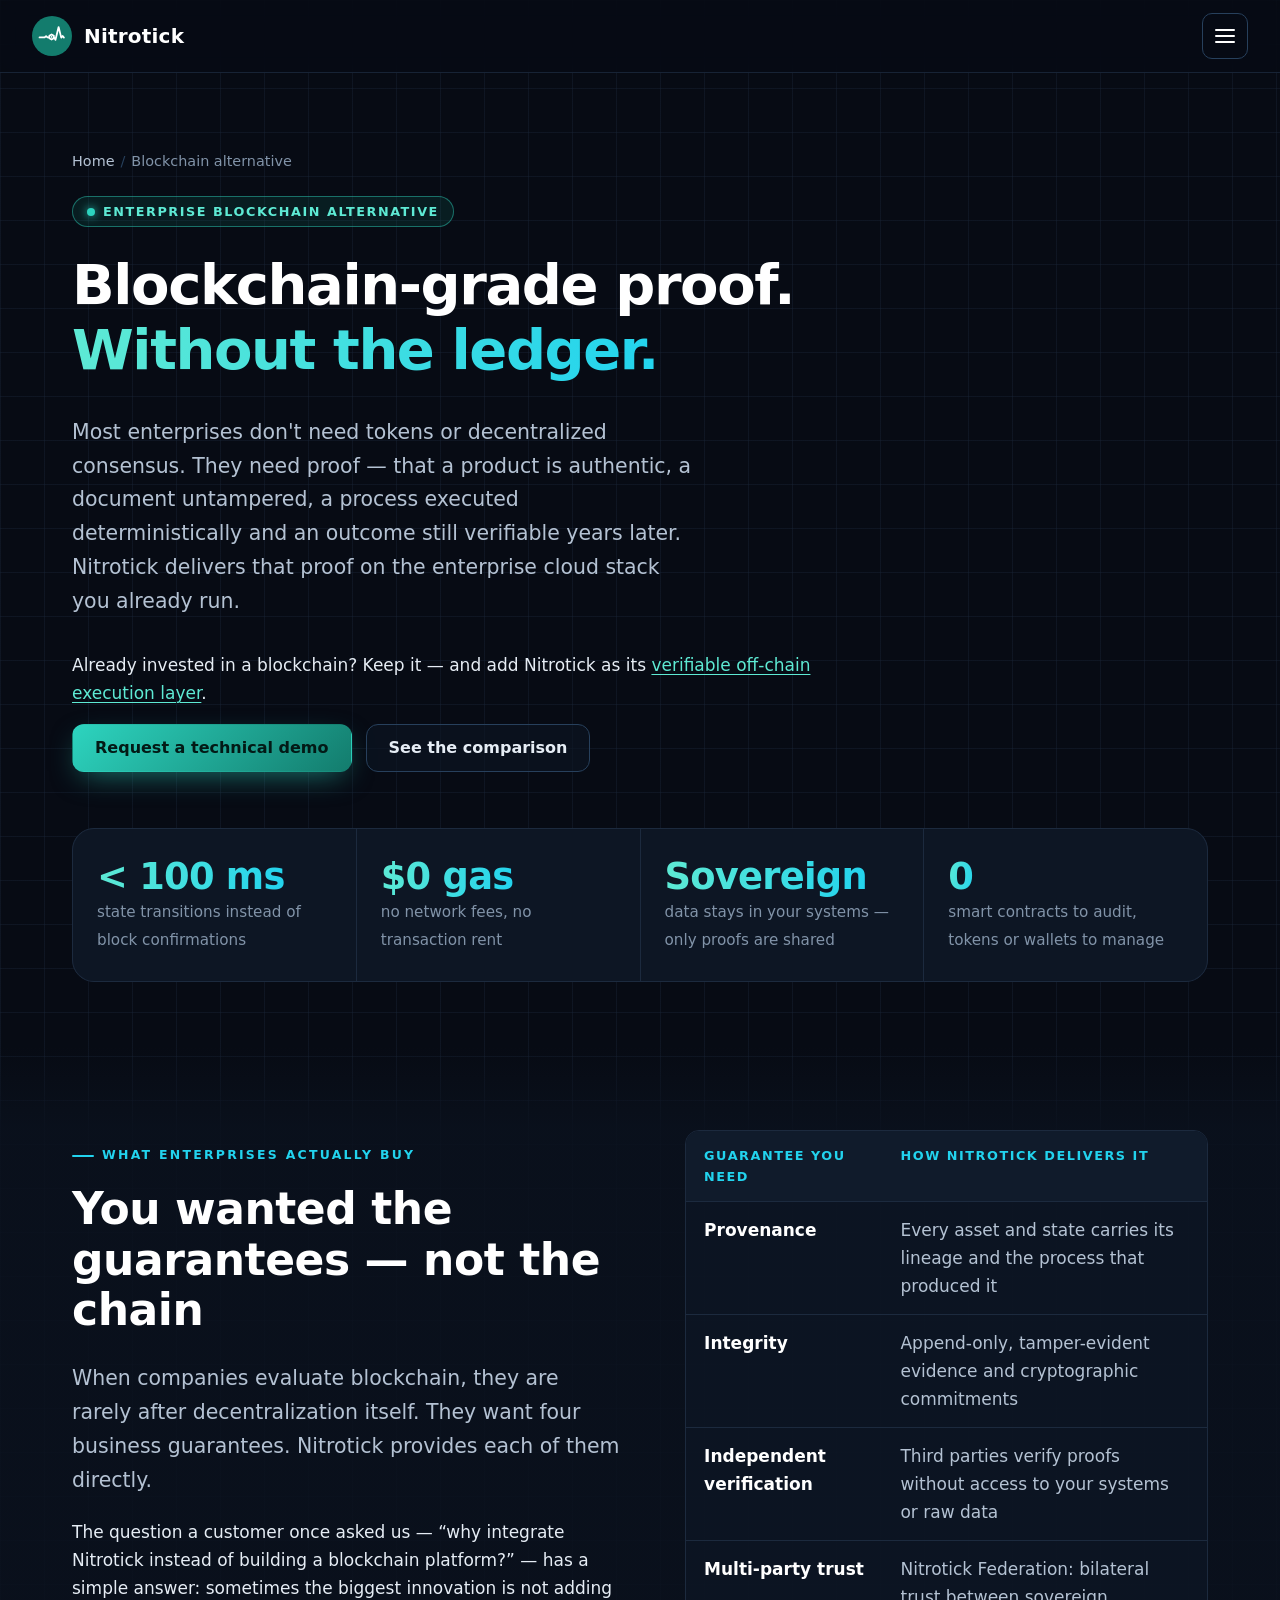
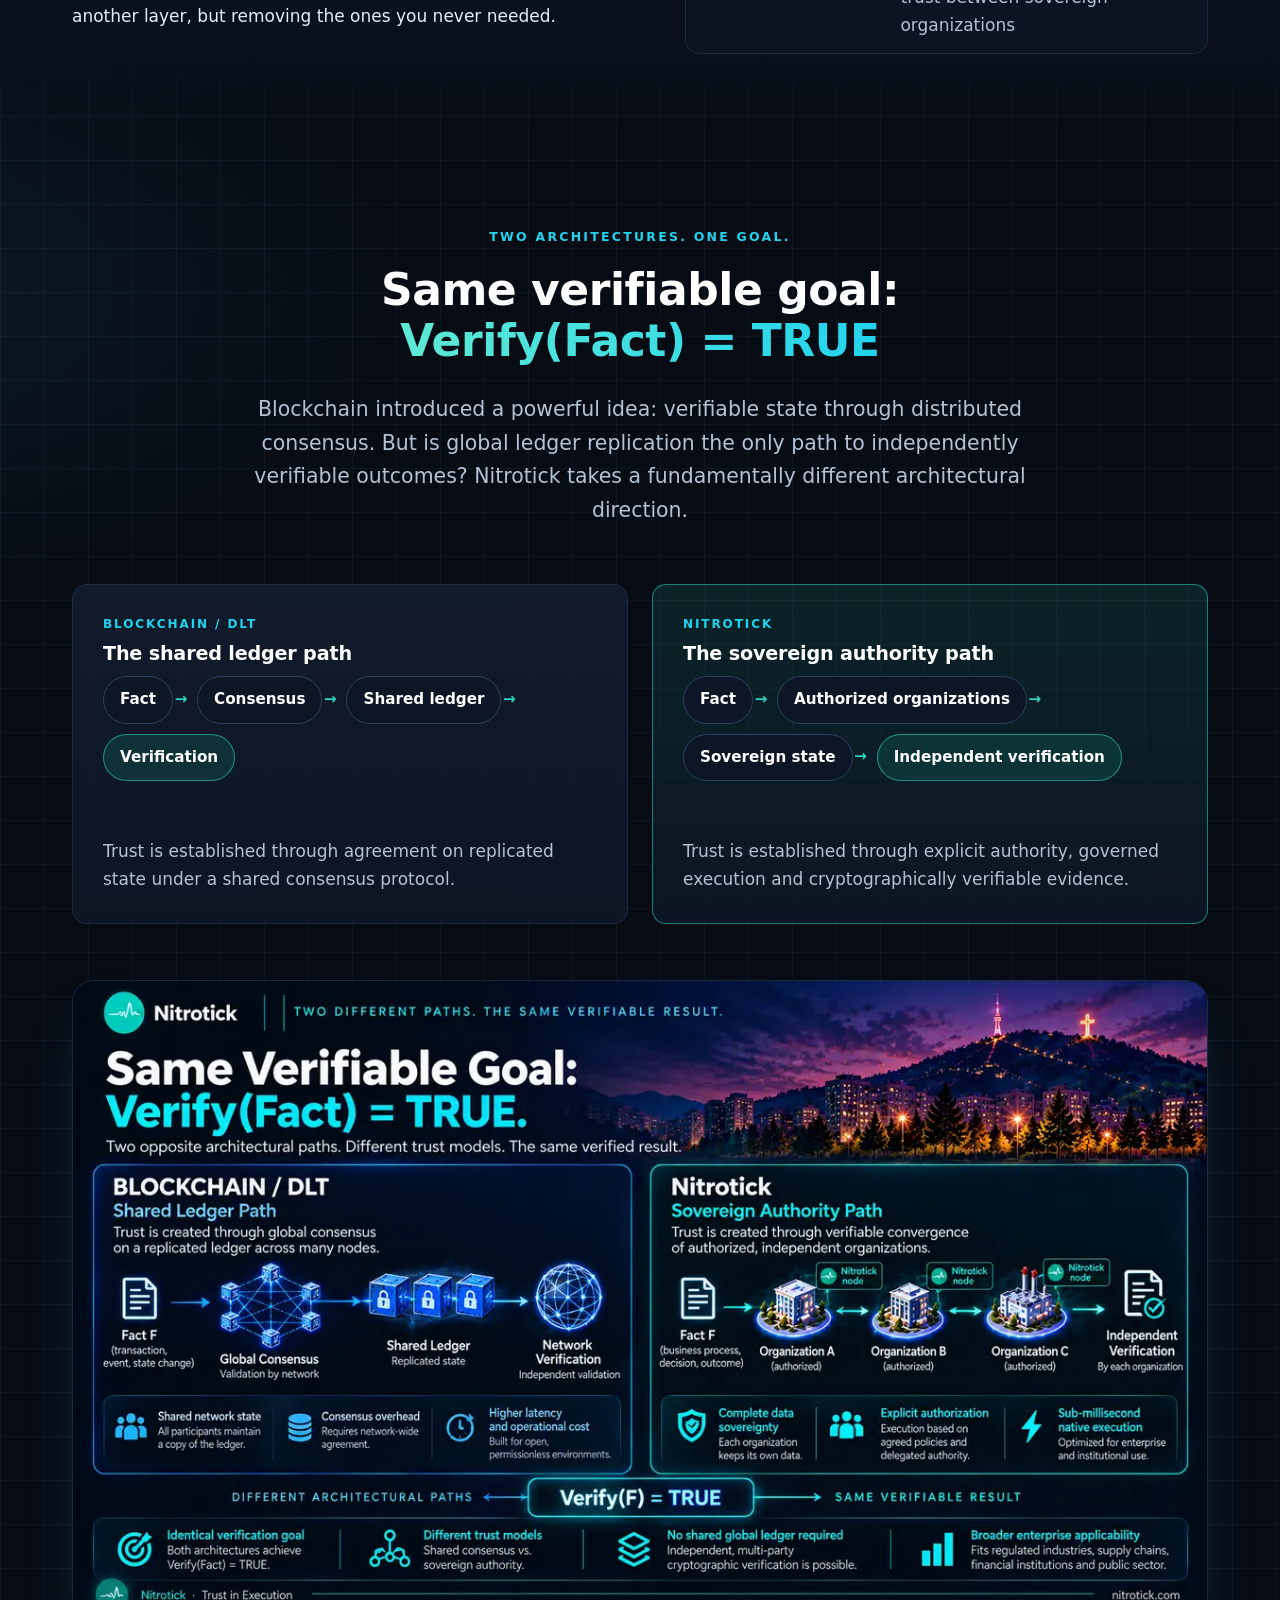
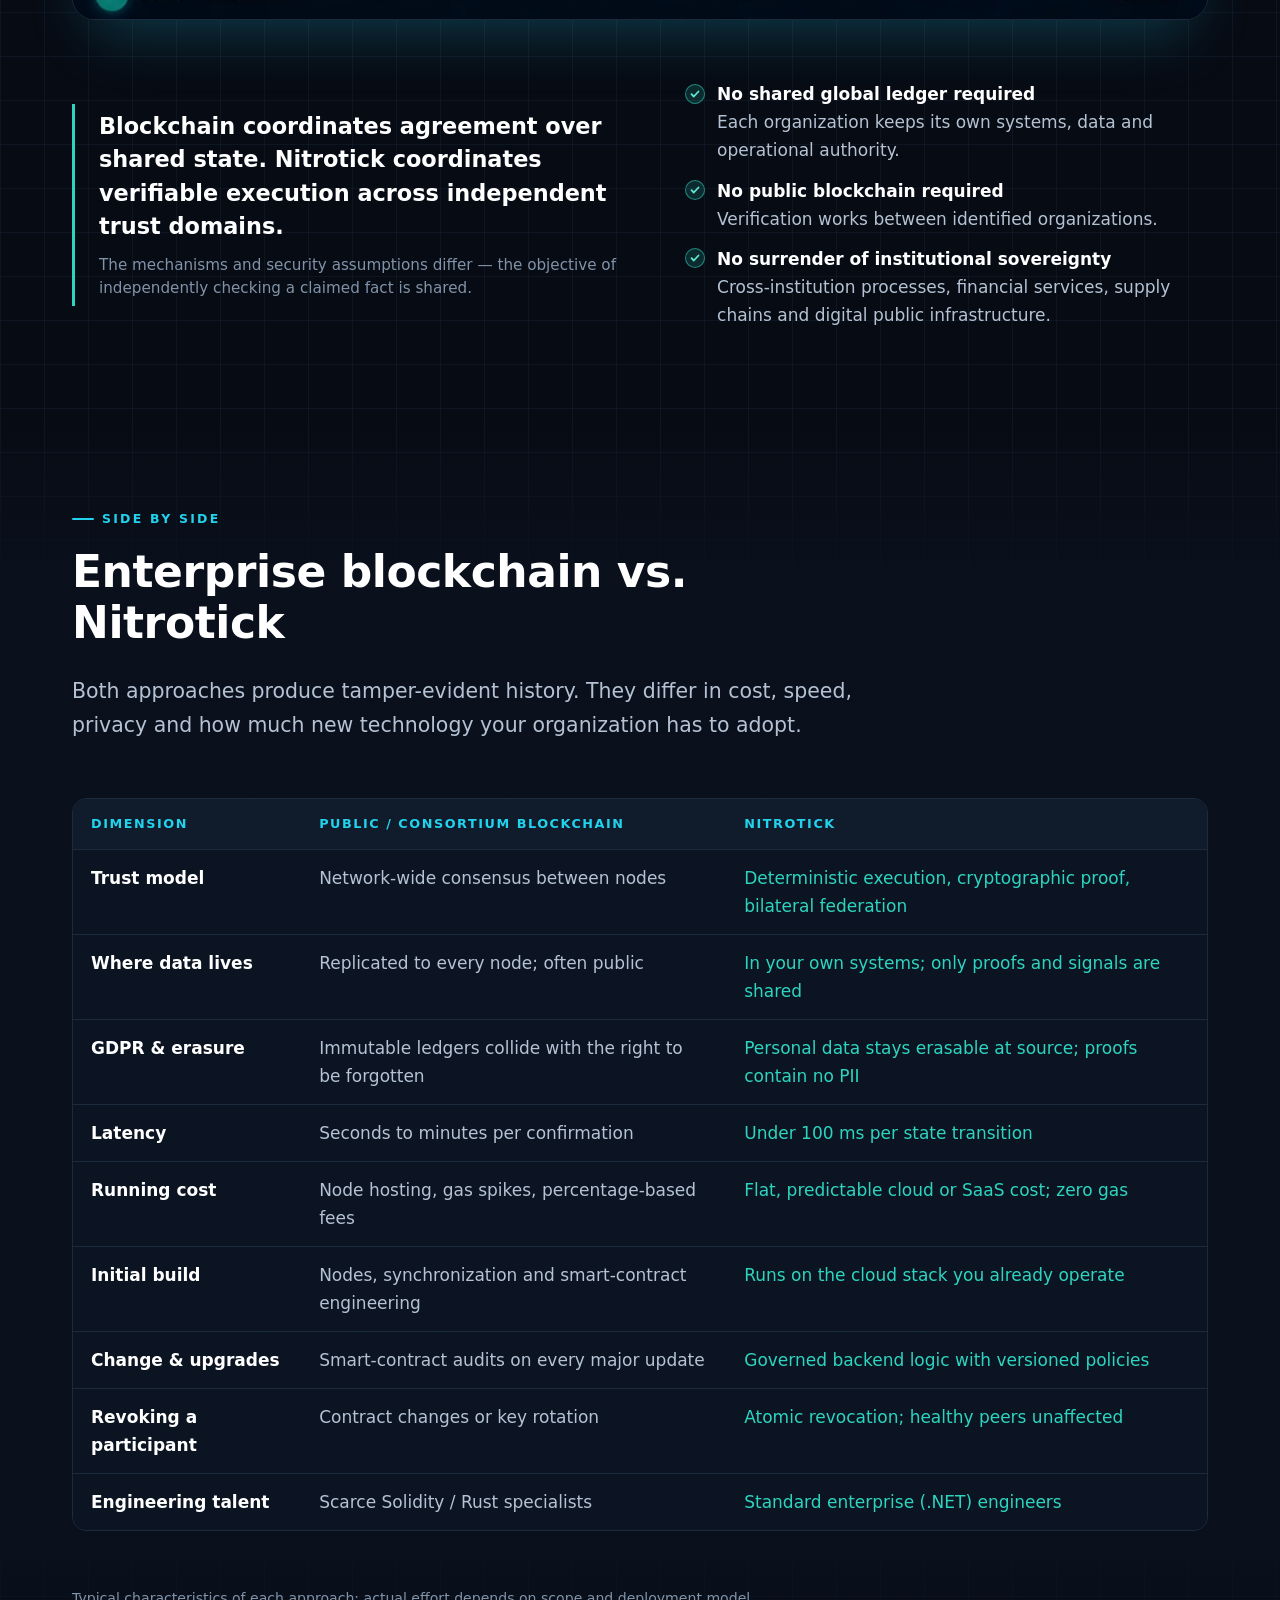
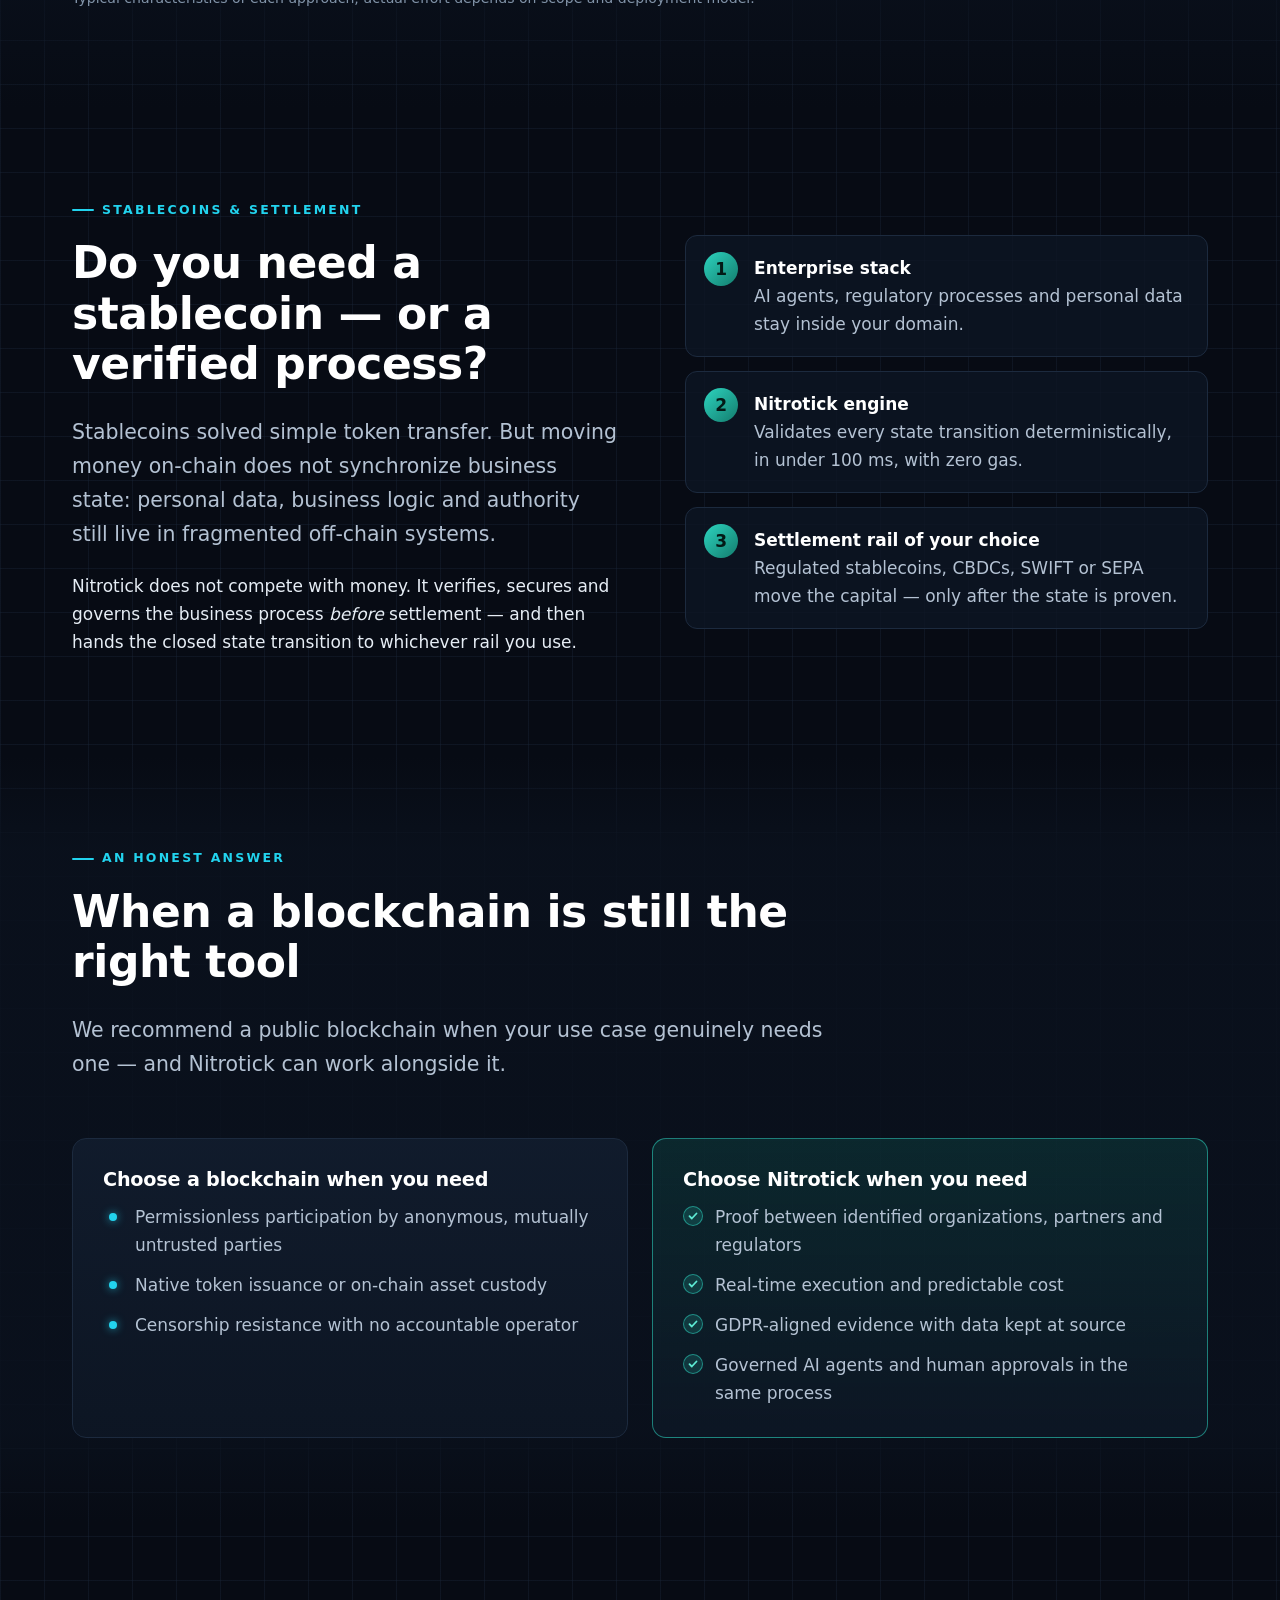
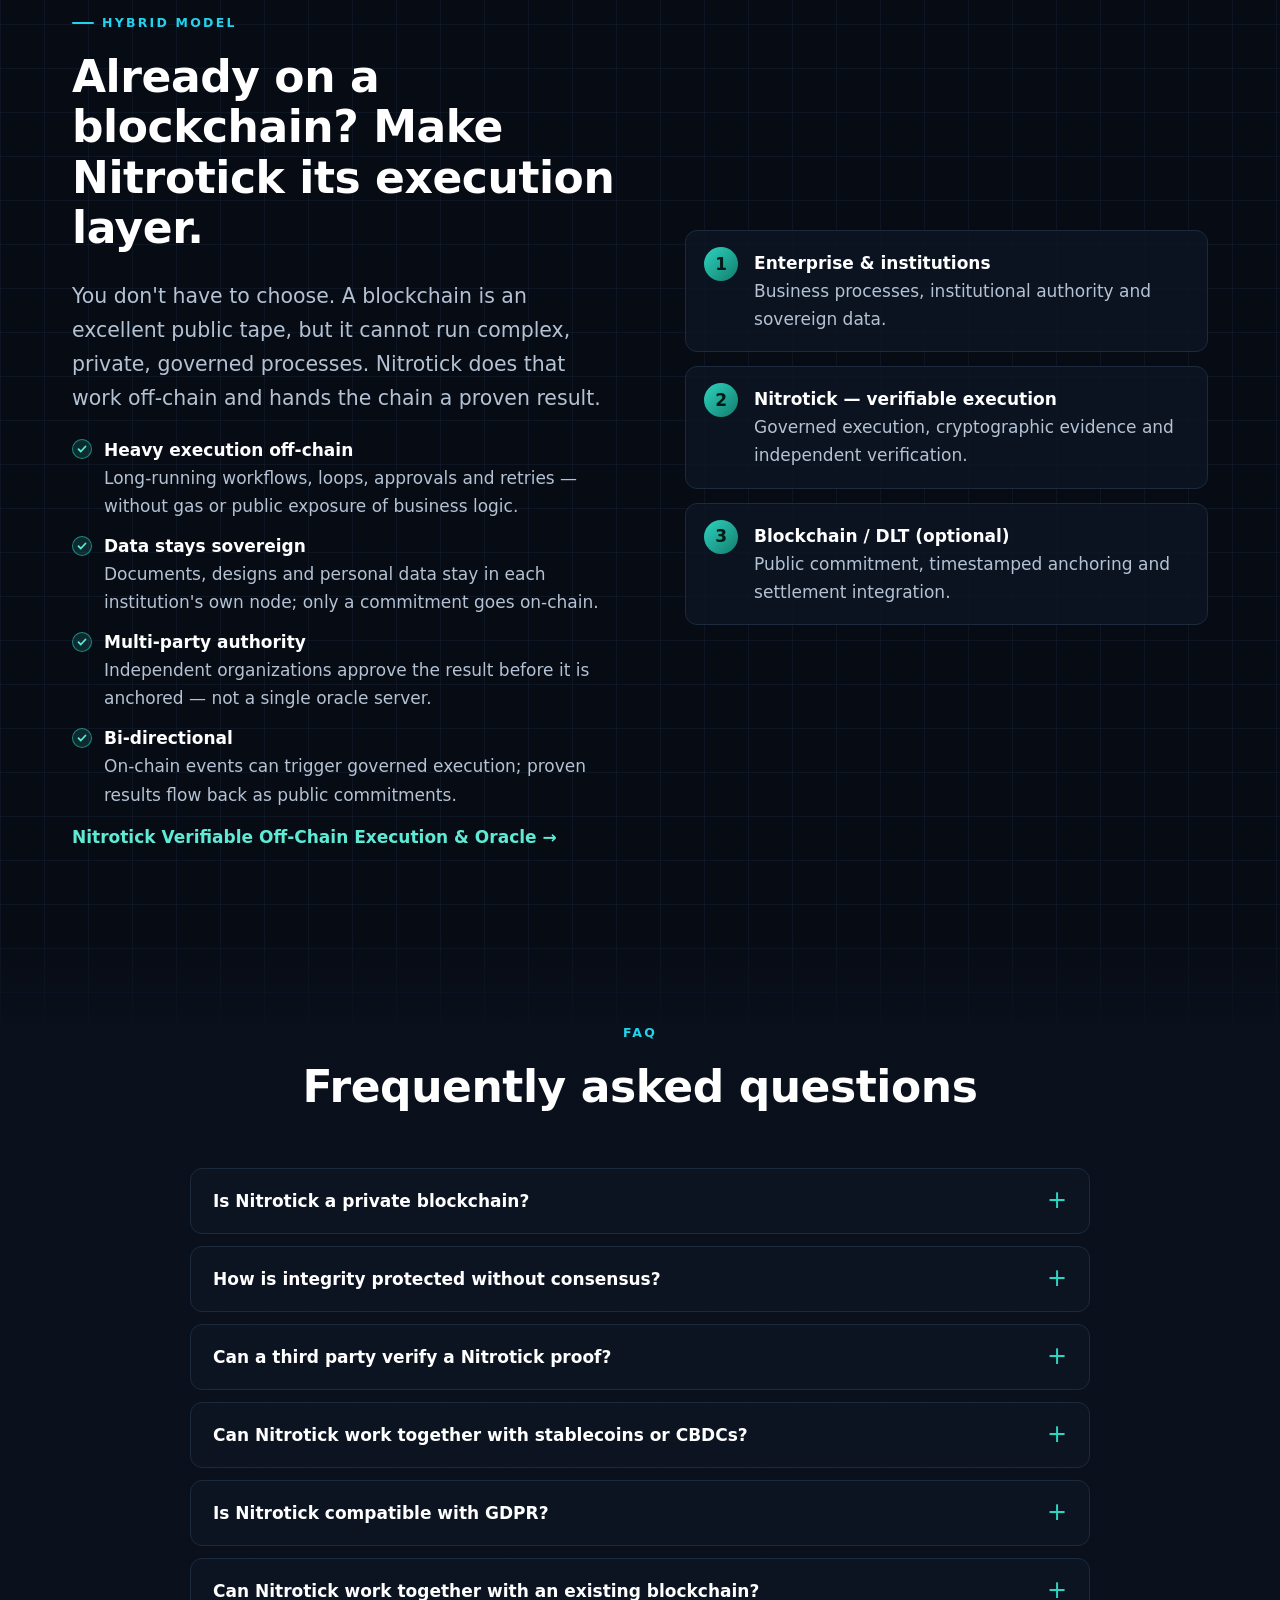
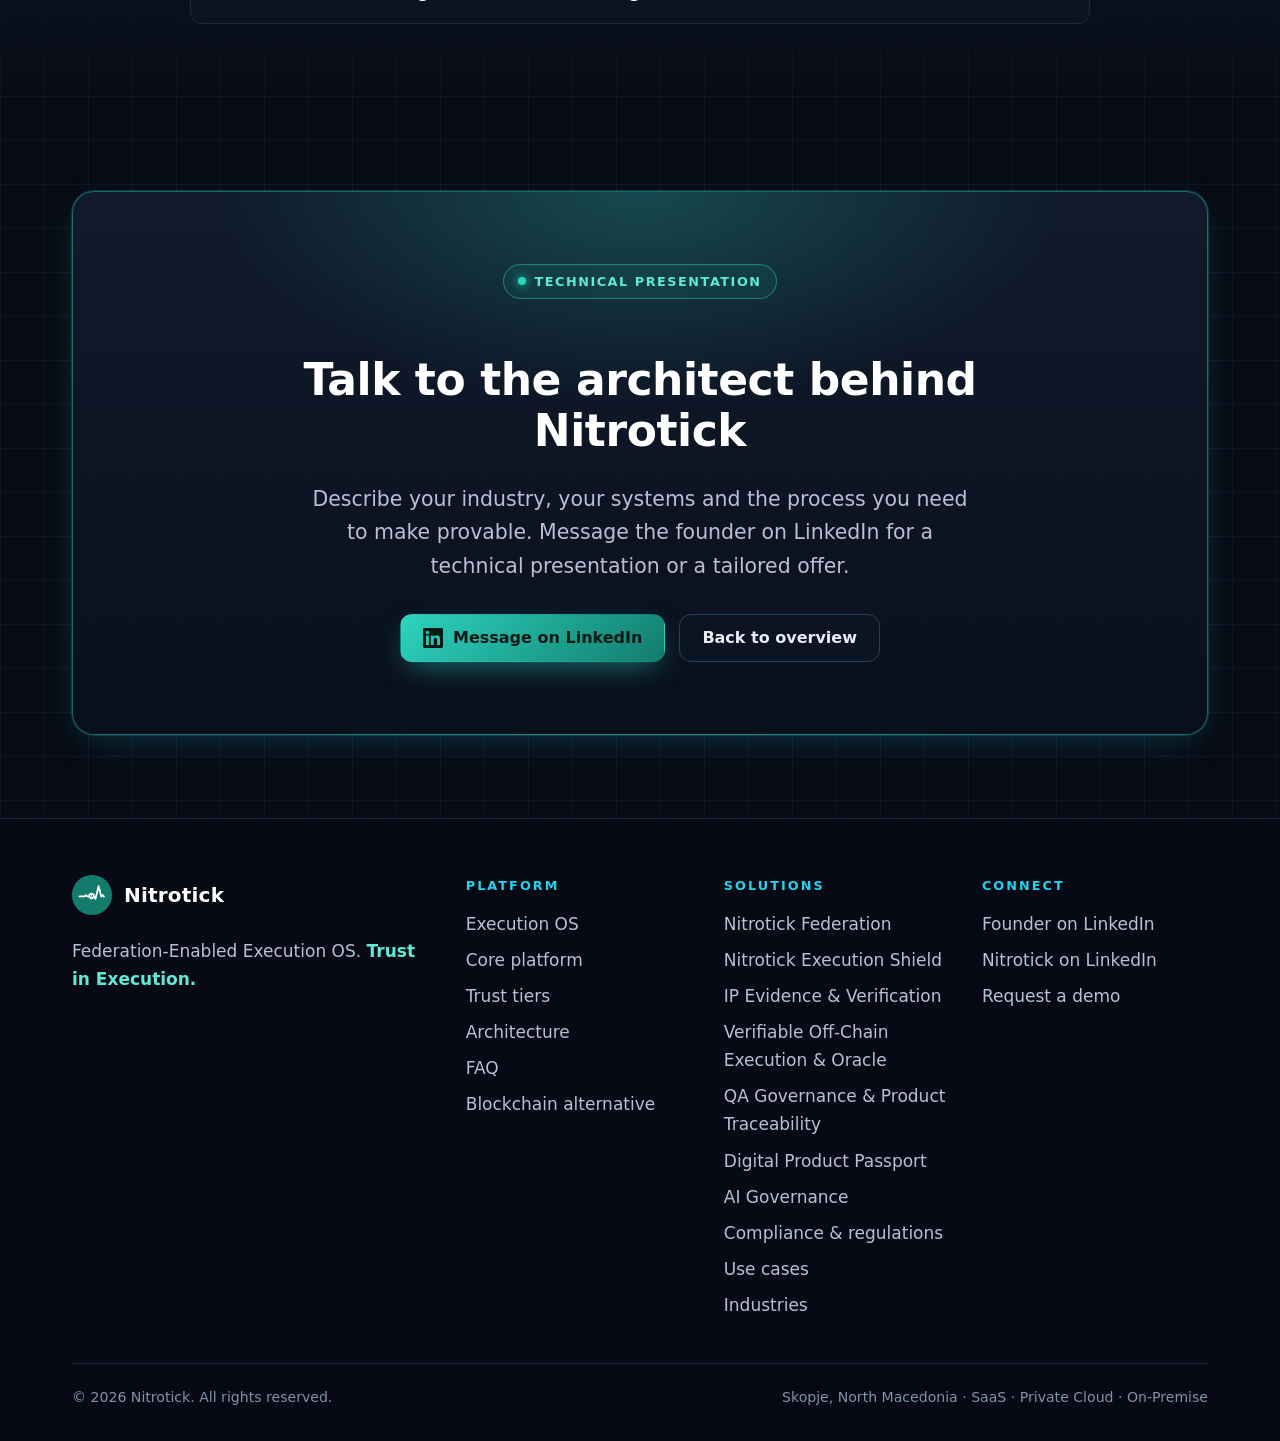
<file: blockchain-alternative/index.html>
<!doctype html>
<html lang="en" dir="ltr">
<head>
  <meta charset="utf-8">
  <meta name="viewport" content="width=device-width, initial-scale=1, viewport-fit=cover">
  <title>Blockchain Alternative &amp; Off-Chain Execution | Nitrotick</title>
  <meta name="description" content="Blockchain-grade proof without tokens or gas fees — or keep your chain and add Nitrotick as its verifiable off-chain execution layer. Compare both.">
  <meta name="keywords" content="blockchain alternative, enterprise blockchain alternative, off-chain execution, blockchain oracle, hybrid blockchain architecture, private blockchain alternative, stablecoin alternative, tamper-evident audit trail, cryptographic proof, data provenance, zero gas, GDPR blockchain, Nitrotick">
  <meta name="author" content="Aleksandar M. Tasevski">
  <meta name="robots" content="index, follow, max-image-preview:large, max-snippet:-1, max-video-preview:-1">
  <meta name="theme-color" content="#070b14">
  <meta name="color-scheme" content="dark">
  <meta name="format-detection" content="telephone=no">
  <link rel="canonical" href="https://nitrotick.com/blockchain-alternative/">

  <meta property="og:type" content="website">
  <meta property="og:site_name" content="Nitrotick">
  <meta property="og:locale" content="en_US">
  <meta property="og:url" content="https://nitrotick.com/blockchain-alternative/">
  <meta property="og:title" content="Enterprise Blockchain Alternative — Nitrotick">
  <meta property="og:description" content="Blockchain-grade provenance, integrity and independent verification without tokens, gas fees or smart contracts. Compare enterprise blockchain with Nitrotick.">
  <meta property="og:image" content="https://nitrotick.com/assets/img/og/blockchain-alternative.png">
  <meta property="og:image:type" content="image/png">
  <meta property="og:image:width" content="1200">
  <meta property="og:image:height" content="630">
  <meta property="og:image:alt" content="Nitrotick — blockchain-grade proof without the ledger.">
  <meta name="twitter:card" content="summary_large_image">
  <meta name="twitter:title" content="Enterprise Blockchain Alternative — Nitrotick">
  <meta name="twitter:description" content="Blockchain-grade provenance, integrity and independent verification without tokens, gas fees or smart contracts. Compare enterprise blockchain with Nitrotick.">
  <meta name="twitter:image" content="https://nitrotick.com/assets/img/og/blockchain-alternative.png">
  <meta name="twitter:image:alt" content="Nitrotick — blockchain-grade proof without the ledger.">

  <link rel="icon" href="../favicon.svg" type="image/svg+xml">
  <link rel="icon" href="../favicon-32.png" sizes="32x32" type="image/png">
  <link rel="apple-touch-icon" href="../apple-touch-icon.png">
  <link rel="manifest" href="../site.webmanifest">
  <link rel="stylesheet" href="../css/styles.css?v=20261019g">

  <script type="application/ld+json">
{
  "@context": "https://schema.org",
  "@graph": [
    {
      "@type": "Organization",
      "@id": "https://nitrotick.com/#organization",
      "name": "Nitrotick",
      "url": "https://nitrotick.com/",
      "logo": "https://nitrotick.com/assets/img/logo-512.png",
      "description": "Verifiable execution infrastructure for enterprise AI, banks, fintech and regulated systems.",
      "founder": { "@type": "Person", "@id": "https://nitrotick.com/#founder", "name": "Aleksandar M. Tasevski", "jobTitle": "Founder & Principal Architect", "sameAs": ["https://www.linkedin.com/in/aleksandar-m-tasevski/"] },
      "sameAs": ["https://www.linkedin.com/company/nitrotick/"]
    },
    {
      "@type": "WebPage",
      "@id": "https://nitrotick.com/blockchain-alternative/#webpage",
      "url": "https://nitrotick.com/blockchain-alternative/",
      "name": "Enterprise blockchain alternative",
      "description": "Blockchain-grade proof without tokens or gas fees — or keep your chain and add Nitrotick as its verifiable off-chain execution layer. Compare both.",
      "isPartOf": {
        "@id": "https://nitrotick.com/#website"
      },
      "breadcrumb": {
        "@id": "https://nitrotick.com/blockchain-alternative/#breadcrumb"
      },
      "inLanguage": "en",
      "about": {
        "@id": "https://nitrotick.com/blockchain-alternative/#service"
      }
    },
    {
      "@type": "BreadcrumbList",
      "@id": "https://nitrotick.com/blockchain-alternative/#breadcrumb",
      "itemListElement": [
        {
          "@type": "ListItem",
          "position": 1,
          "name": "Home",
          "item": "https://nitrotick.com/"
        },
        {
          "@type": "ListItem",
          "position": 2,
          "name": "Enterprise blockchain alternative",
          "item": "https://nitrotick.com/blockchain-alternative/"
        }
      ]
    },
    {
      "@type": "Service",
      "@id": "https://nitrotick.com/blockchain-alternative/#service",
      "provider": {
        "@id": "https://nitrotick.com/#organization"
      },
      "name": "Nitrotick — enterprise blockchain alternative",
      "serviceType": "Verifiable execution infrastructure",
      "areaServed": "Worldwide",
      "description": "Blockchain-grade provenance, integrity and independent verification without tokens, gas fees or smart contracts."
    },
    {
      "@type": "FAQPage",
      "@id": "https://nitrotick.com/blockchain-alternative/#faq",
      "mainEntity": [
        {
          "@type": "Question",
          "name": "Is Nitrotick a private blockchain?",
          "acceptedAnswer": {
            "@type": "Answer",
            "text": "No. Nitrotick has no ledger replicated between nodes, no consensus protocol, no tokens and no smart contracts. It provides provenance, integrity and independent verification through deterministic execution, tamper-evident evidence and cryptographic commitments."
          }
        },
        {
          "@type": "Question",
          "name": "How is integrity protected without consensus?",
          "acceptedAnswer": {
            "@type": "Answer",
            "text": "Every step, approval and state transition is committed to append-only, tamper-evident evidence with cryptographic commitments. Any later change is detectable, and the history can be deterministically reconstructed and independently verified."
          }
        },
        {
          "@type": "Question",
          "name": "Can a third party verify a Nitrotick proof?",
          "acceptedAnswer": {
            "@type": "Answer",
            "text": "Yes. Proofs can be verified independently without access to your internal systems or raw data. For regulated and legally sensitive use cases, Nitrotick Qualified Anchor adds an external qualified trust anchor."
          }
        },
        {
          "@type": "Question",
          "name": "Can Nitrotick work together with stablecoins or CBDCs?",
          "acceptedAnswer": {
            "@type": "Answer",
            "text": "Yes. Nitrotick verifies and closes the business state transition first; settlement then runs over the rail you choose — regulated stablecoins, CBDCs or traditional banking rails such as SWIFT and SEPA."
          }
        },
        {
          "@type": "Question",
          "name": "Is Nitrotick compatible with GDPR?",
          "acceptedAnswer": {
            "@type": "Answer",
            "text": "Personal data stays in your systems of record and remains erasable there. Nitrotick federates signals, claims and proofs that contain no personal data, avoiding the conflict between immutable public ledgers and the right to erasure."
          }
        },
        {
          "@type": "Question",
          "name": "Can Nitrotick work together with an existing blockchain?",
          "acceptedAnswer": {
            "@type": "Answer",
            "text": "Yes. With Nitrotick Verifiable Off-Chain Execution & Oracle, complex and confidential workflows run off-chain under multi-party governance, and only a cryptographic commitment to the proven result is anchored on your blockchain or DLT network. Each network is connected through a dedicated adapter built for its finality and event model."
          }
        }
      ]
    }
  ]
}
  </script>
</head>
<body>
  <a class="skip-link" href="#main">Skip to content</a>

  <header class="site-header">
    <nav class="container nav" aria-label="Primary">
      <a class="brand" href="../" aria-label="Nitrotick home">
        <img src="../assets/img/logo-mark.svg" alt="" width="40" height="40">
        <span>Nitrotick</span>
      </a>
      <input class="nav-toggle" type="checkbox" id="nav-toggle" aria-label="Toggle navigation menu">
      <label class="nav-toggle-label" for="nav-toggle" aria-hidden="true"><span></span></label>
      <ul class="nav-menu">
        <li><a href="../execution-os/">Execution OS</a></li>
        <li class="nav-dd">
          <a class="nav-dd-link" href="../#products" aria-haspopup="true">Products</a>
          <ul class="nav-sub">
            <li class="nav-sub-label">Products</li>
            <li><a href="../federation/"><strong>Nitrotick Federation</strong><span>Governed execution across independent organizations</span></a></li>
            <li><a href="../ip-evidence-verification/"><strong>IP Evidence &amp; Verification</strong><span>Verifiable evidence of IP creation and version history</span></a></li>
            <li><a href="../verifiable-off-chain-execution/"><strong>Verifiable Off-Chain Execution &amp; Oracle</strong><span>Governed execution for blockchain and DLT</span></a></li>
            <li><a href="../qa-governance-traceability/"><strong>QA Governance &amp; Product Traceability</strong><span>QA workflows, batch recall and GS1 Digital Link</span></a></li>
            <li><a href="../digital-product-passport/"><strong>Digital Product Passport</strong><span>Product identity, versioning and DPP</span></a></li>
            <li><a href="../ai-governance/"><strong>AI Governance</strong><span>Governed AI agent actions with verifiable evidence</span></a></li>
            <li class="nav-sub-label">Solutions</li>
            <li><a href="../execution-shield/"><strong>Nitrotick Execution Shield</strong><span>Execution security within and across institutions</span></a></li>
          </ul>
        </li>
        <li><a href="./" aria-current="page">Blockchain Alternative</a></li>
        <li><a href="../verifiable-off-chain-execution/">Verifiable Off-Chain Execution &amp; Oracle</a></li>
        <li><a href="../compliance/">Compliance</a></li>
        <li><a href="../use-cases/">Use Cases</a></li>
        <li><a class="btn btn--primary" href="#contact">Request a demo</a></li>
      </ul>
    </nav>
  </header>

  <main id="main">
    <section class="hero hero--page" aria-labelledby="hero-title">
      <div class="container">
        <nav class="breadcrumb" aria-label="Breadcrumb">
          <ol>
            <li><a href="../">Home</a></li>
            <li aria-current="page">Blockchain alternative</li>
          </ol>
        </nav>
        <div class="section-head">
          <h1 id="hero-title"><span class="pill"><span class="dot" aria-hidden="true"></span>Enterprise blockchain alternative</span> Blockchain-grade proof. <span class="accent">Without the ledger.</span></h1>
          <p class="lead">Most enterprises don't need tokens or decentralized consensus. They need proof — that a product is authentic, a document untampered, a process executed deterministically and an outcome still verifiable years later. Nitrotick delivers that proof on the enterprise cloud stack you already run.</p>
          <p>Already invested in a blockchain? Keep it — and add Nitrotick as its <a href="../verifiable-off-chain-execution/">verifiable off-chain execution layer</a>.</p>
          <div class="btn-row">
            <a class="btn btn--primary" href="#contact">Request a technical demo</a>
            <a class="btn btn--ghost" href="#comparison">See the comparison</a>
          </div>
        </div>
        <div class="stats">
          <div class="stat"><b><span class="accent">&lt; 100 ms</span></b><span>state transitions instead of block confirmations</span></div>
          <div class="stat"><b><span class="accent">$0 gas</span></b><span>no network fees, no transaction rent</span></div>
          <div class="stat"><b><span class="accent">Sovereign</span></b><span>data stays in your systems — only proofs are shared</span></div>
          <div class="stat"><b><span class="accent">0</span></b><span>smart contracts to audit, tokens or wallets to manage</span></div>
        </div>
      </div>
    </section>

    <section class="section section--alt" aria-labelledby="need-title">
      <div class="container split">
        <div>
          <span class="eyebrow">What enterprises actually buy</span>
          <h2 id="need-title">You wanted the guarantees — not the chain</h2>
          <p class="lead">When companies evaluate blockchain, they are rarely after decentralization itself. They want four business guarantees. Nitrotick provides each of them directly.</p>
          <p>The question a customer once asked us — “why integrate Nitrotick instead of building a blockchain platform?” — has a simple answer: sometimes the biggest innovation is not adding another layer, but removing the ones you never needed.</p>
        </div>
        <div class="table-wrap table-wrap--fit">
          <table>
            <caption class="visually-hidden">Business guarantees and how Nitrotick delivers them</caption>
            <thead><tr><th scope="col">Guarantee you need</th><th scope="col">How Nitrotick delivers it</th></tr></thead>
            <tbody>
              <tr><td>Provenance</td><td>Every asset and state carries its lineage and the process that produced it</td></tr>
              <tr><td>Integrity</td><td>Append-only, tamper-evident evidence and cryptographic commitments</td></tr>
              <tr><td>Independent verification</td><td>Third parties verify proofs without access to your systems or raw data</td></tr>
              <tr><td>Multi-party trust</td><td>Nitrotick Federation: bilateral trust between sovereign organizations</td></tr>
            </tbody>
          </table>
        </div>
      </div>
    </section>

    <section class="section" id="two-paths" aria-labelledby="paths-title">
      <div class="container">
        <div class="section-head section-head--center">
          <span class="eyebrow">Two architectures. One goal.</span>
          <h2 id="paths-title">Same verifiable goal: <span class="accent">Verify(Fact) = TRUE</span></h2>
          <p class="lead">Blockchain introduced a powerful idea: verifiable state through distributed consensus. But is global ledger replication the only path to independently verifiable outcomes? Nitrotick takes a fundamentally different architectural direction.</p>
        </div>
        <div class="grid grid--2">
          <article class="card">
            <span class="card-kicker">Blockchain / DLT</span>
            <h3>The shared ledger path</h3>
            <ol class="flow"><li>Fact</li><li>Consensus</li><li>Shared ledger</li><li>Verification</li></ol>
            <p class="mt-lg">Trust is established through agreement on replicated state under a shared consensus protocol.</p>
          </article>
          <article class="card card--featured">
            <span class="card-kicker">Nitrotick</span>
            <h3>The sovereign authority path</h3>
            <ol class="flow"><li>Fact</li><li>Authorized organizations</li><li>Sovereign state</li><li>Independent verification</li></ol>
            <p class="mt-lg">Trust is established through explicit authority, governed execution and cryptographically verifiable evidence.</p>
          </article>
        </div>
        <figure class="hero-figure mt-lg">
          <img src="../assets/img/verify-fact-two-paths-760.webp"
               srcset="../assets/img/verify-fact-two-paths-760.webp 760w, ../assets/img/verify-fact-two-paths-1200.webp 1200w, ../assets/img/verify-fact-two-paths-1672.webp 1672w"
               sizes="(max-width: 1240px) 100vw, 1136px"
               width="1672" height="941" loading="lazy" decoding="async"
               alt="Two architectural paths to the same verifiable result, Verify(Fact) = TRUE. Blockchain / DLT, the shared ledger path: a fact passes through global consensus into a replicated shared ledger and is verified by the network. Nitrotick, the sovereign authority path: a fact passes through authorized, independent organizations, each running its own Nitrotick node, and is verified independently by each organization.">
        </figure>
        <div class="split mt-lg">
          <blockquote class="statement">
            Blockchain coordinates agreement over shared state. Nitrotick coordinates verifiable execution across independent trust domains.
            <small>The mechanisms and security assumptions differ — the objective of independently checking a claimed fact is shared.</small>
          </blockquote>
          <ul class="check-list">
            <li><strong>No shared global ledger required</strong>Each organization keeps its own systems, data and operational authority.</li>
            <li><strong>No public blockchain required</strong>Verification works between identified organizations.</li>
            <li><strong>No surrender of institutional sovereignty</strong>Cross-institution processes, financial services, supply chains and digital public infrastructure.</li>
          </ul>
        </div>
      </div>
    </section>

    <section class="section section--alt" id="comparison" aria-labelledby="compare-title">
      <div class="container">
        <div class="section-head">
          <span class="eyebrow">Side by side</span>
          <h2 id="compare-title">Enterprise blockchain vs. Nitrotick</h2>
          <p class="lead">Both approaches produce tamper-evident history. They differ in cost, speed, privacy and how much new technology your organization has to adopt.</p>
        </div>
        <div class="table-wrap">
          <table>
            <caption class="visually-hidden">Comparison of enterprise blockchain and Nitrotick</caption>
            <thead><tr><th scope="col">Dimension</th><th scope="col">Public / consortium blockchain</th><th scope="col">Nitrotick</th></tr></thead>
            <tbody>
              <tr><td>Trust model</td><td>Network-wide consensus between nodes</td><td class="t-good">Deterministic execution, cryptographic proof, bilateral federation</td></tr>
              <tr><td>Where data lives</td><td>Replicated to every node; often public</td><td class="t-good">In your own systems; only proofs and signals are shared</td></tr>
              <tr><td>GDPR &amp; erasure</td><td>Immutable ledgers collide with the right to be forgotten</td><td class="t-good">Personal data stays erasable at source; proofs contain no PII</td></tr>
              <tr><td>Latency</td><td>Seconds to minutes per confirmation</td><td class="t-good">Under 100 ms per state transition</td></tr>
              <tr><td>Running cost</td><td>Node hosting, gas spikes, percentage-based fees</td><td class="t-good">Flat, predictable cloud or SaaS cost; zero gas</td></tr>
              <tr><td>Initial build</td><td>Nodes, synchronization and smart-contract engineering</td><td class="t-good">Runs on the cloud stack you already operate</td></tr>
              <tr><td>Change &amp; upgrades</td><td>Smart-contract audits on every major update</td><td class="t-good">Governed backend logic with versioned policies</td></tr>
              <tr><td>Revoking a participant</td><td>Contract changes or key rotation</td><td class="t-good">Atomic revocation; healthy peers unaffected</td></tr>
              <tr><td>Engineering talent</td><td>Scarce Solidity / Rust specialists</td><td class="t-good">Standard enterprise (.NET) engineers</td></tr>
            </tbody>
          </table>
        </div>
        <p class="note mt-lg">Typical characteristics of each approach; actual effort depends on scope and deployment model.</p>
      </div>
    </section>

    <section class="section" aria-labelledby="stable-title">
      <div class="container split">
        <div>
          <span class="eyebrow">Stablecoins &amp; settlement</span>
          <h2 id="stable-title">Do you need a stablecoin — or a verified process?</h2>
          <p class="lead">Stablecoins solved simple token transfer. But moving money on-chain does not synchronize business state: personal data, business logic and authority still live in fragmented off-chain systems.</p>
          <p>Nitrotick does not compete with money. It verifies, secures and governs the business process <em>before</em> settlement — and then hands the closed state transition to whichever rail you use.</p>
        </div>
        <ol class="steps">
          <li><strong>Enterprise stack</strong>AI agents, regulatory processes and personal data stay inside your domain.</li>
          <li><strong>Nitrotick engine</strong>Validates every state transition deterministically, in under 100 ms, with zero gas.</li>
          <li><strong>Settlement rail of your choice</strong>Regulated stablecoins, CBDCs, SWIFT or SEPA move the capital — only after the state is proven.</li>
        </ol>
      </div>
    </section>

    <section class="section section--alt" aria-labelledby="when-title">
      <div class="container">
        <div class="section-head">
          <span class="eyebrow">An honest answer</span>
          <h2 id="when-title">When a blockchain is still the right tool</h2>
          <p class="lead">We recommend a public blockchain when your use case genuinely needs one — and Nitrotick can work alongside it.</p>
        </div>
        <div class="grid grid--2">
          <article class="card">
            <h3>Choose a blockchain when you need</h3>
            <ul class="dot-list">
              <li>Permissionless participation by anonymous, mutually untrusted parties</li>
              <li>Native token issuance or on-chain asset custody</li>
              <li>Censorship resistance with no accountable operator</li>
            </ul>
          </article>
          <article class="card card--featured">
            <h3>Choose Nitrotick when you need</h3>
            <ul class="check-list">
              <li>Proof between identified organizations, partners and regulators</li>
              <li>Real-time execution and predictable cost</li>
              <li>GDPR-aligned evidence with data kept at source</li>
              <li>Governed AI agents and human approvals in the same process</li>
            </ul>
          </article>
        </div>
      </div>
    </section>

    <section class="section" id="hybrid" aria-labelledby="hybrid-title">
      <div class="container split">
        <div>
          <span class="eyebrow">Hybrid model</span>
          <h2 id="hybrid-title">Already on a blockchain? Make Nitrotick its execution layer.</h2>
          <p class="lead">You don't have to choose. A blockchain is an excellent public tape, but it cannot run complex, private, governed processes. Nitrotick does that work off-chain and hands the chain a proven result.</p>
          <ul class="check-list">
            <li><strong>Heavy execution off-chain</strong>Long-running workflows, loops, approvals and retries — without gas or public exposure of business logic.</li>
            <li><strong>Data stays sovereign</strong>Documents, designs and personal data stay in each institution's own node; only a commitment goes on-chain.</li>
            <li><strong>Multi-party authority</strong>Independent organizations approve the result before it is anchored — not a single oracle server.</li>
            <li><strong>Bi-directional</strong>On-chain events can trigger governed execution; proven results flow back as public commitments.</li>
          </ul>
          <a class="card-link" href="../verifiable-off-chain-execution/">Nitrotick Verifiable Off-Chain Execution &amp; Oracle</a>
        </div>
        <ol class="steps">
          <li><strong>Enterprise &amp; institutions</strong>Business processes, institutional authority and sovereign data.</li>
          <li><strong>Nitrotick — verifiable execution</strong>Governed execution, cryptographic evidence and independent verification.</li>
          <li><strong>Blockchain / DLT (optional)</strong>Public commitment, timestamped anchoring and settlement integration.</li>
        </ol>
      </div>
    </section>

    <section class="section section--alt" id="faq" aria-labelledby="faq-title">
      <div class="container">
        <div class="section-head section-head--center">
          <span class="eyebrow">FAQ</span>
          <h2 id="faq-title">Frequently asked questions</h2>
        </div>
        <div class="faq">
          <details>
            <summary>Is Nitrotick a private blockchain?</summary>
            <div><p>No. Nitrotick has no ledger replicated between nodes, no consensus protocol, no tokens and no smart contracts. It provides provenance, integrity and independent verification through deterministic execution, tamper-evident evidence and cryptographic commitments.</p></div>
          </details>
          <details>
            <summary>How is integrity protected without consensus?</summary>
            <div><p>Every step, approval and state transition is committed to append-only, tamper-evident evidence with cryptographic commitments. Any later change is detectable, and the history can be deterministically reconstructed and independently verified.</p></div>
          </details>
          <details>
            <summary>Can a third party verify a Nitrotick proof?</summary>
            <div><p>Yes. Proofs can be verified independently without access to your internal systems or raw data. For regulated and legally sensitive use cases, Nitrotick Qualified Anchor adds an external qualified trust anchor.</p></div>
          </details>
          <details>
            <summary>Can Nitrotick work together with stablecoins or CBDCs?</summary>
            <div><p>Yes. Nitrotick verifies and closes the business state transition first; settlement then runs over the rail you choose — regulated stablecoins, CBDCs or traditional banking rails such as SWIFT and SEPA.</p></div>
          </details>
          <details>
            <summary>Is Nitrotick compatible with GDPR?</summary>
            <div><p>Personal data stays in your systems of record and remains erasable there. Nitrotick federates signals, claims and proofs that contain no personal data, avoiding the conflict between immutable public ledgers and the right to erasure.</p></div>
          </details>
          <details>
            <summary>Can Nitrotick work together with an existing blockchain?</summary>
            <div><p>Yes. With Nitrotick Verifiable Off-Chain Execution &amp; Oracle, complex and confidential workflows run off-chain under multi-party governance, and only a cryptographic commitment to the proven result is anchored on your blockchain or DLT network. Each network is connected through a dedicated adapter built for its finality and event model.</p></div>
          </details>
        </div>
      </div>
    </section>

    <section class="section" id="contact" aria-labelledby="contact-title">
      <div class="container">
        <div class="cta">
          <span class="pill"><span class="dot" aria-hidden="true"></span>Technical presentation</span>
          <h2 id="contact-title" class="mt-lg">Talk to the architect behind Nitrotick</h2>
          <p class="lead">Describe your industry, your systems and the process you need to make provable. Message the founder on LinkedIn for a technical presentation or a tailored offer.</p>
          <div class="btn-row">
            <a class="btn btn--primary" href="https://www.linkedin.com/in/aleksandar-m-tasevski/" target="_blank" rel="noopener">
              <svg viewBox="0 0 24 24" aria-hidden="true" fill="currentColor"><path d="M20.45 20.45h-3.55v-5.57c0-1.33-.03-3.04-1.85-3.04-1.85 0-2.14 1.45-2.14 2.94v5.67H9.35V9h3.41v1.56h.05c.48-.9 1.64-1.85 3.37-1.85 3.6 0 4.27 2.37 4.27 5.46v6.28zM5.34 7.43a2.06 2.06 0 1 1 0-4.13 2.06 2.06 0 0 1 0 4.13zM7.12 20.45H3.56V9h3.56v11.45zM22.22 0H1.77C.79 0 0 .77 0 1.73v20.54C0 23.23.79 24 1.77 24h20.45c.98 0 1.78-.77 1.78-1.73V1.73C24 .77 23.2 0 22.22 0z"/></svg>
              Message on LinkedIn
            </a>
            <a class="btn btn--ghost" href="../">Back to overview</a>
          </div>
        </div>
      </div>
    </section>
  </main>

  <footer class="site-footer">
    <div class="container">
      <div class="footer-grid">
        <div>
          <a class="brand" href="../" aria-label="Nitrotick home">
            <img src="../assets/img/logo-mark.svg" alt="" width="40" height="40">
            <span>Nitrotick</span>
          </a>
          <p class="footer-tagline">Federation-Enabled Execution OS. <strong>Trust in Execution.</strong></p>
        </div>
        <div>
          <p class="footer-heading">Platform</p>
          <ul>
            <li><a href="../execution-os/">Execution OS</a></li>
            <li><a href="../#platform">Core platform</a></li>
            <li><a href="../#trust-tiers">Trust tiers</a></li>
            <li><a href="../#architecture">Architecture</a></li>
            <li><a href="../#faq">FAQ</a></li>
            <li><a href="./" aria-current="page">Blockchain alternative</a></li>
          </ul>
        </div>
        <div>
          <p class="footer-heading">Solutions</p>
          <ul>
            <li><a href="../federation/">Nitrotick Federation</a></li>
            <li><a href="../execution-shield/">Nitrotick Execution Shield</a></li>
            <li><a href="../ip-evidence-verification/">IP Evidence &amp; Verification</a></li>
            <li><a href="../verifiable-off-chain-execution/">Verifiable Off-Chain Execution &amp; Oracle</a></li>
            <li><a href="../qa-governance-traceability/">QA Governance &amp; Product Traceability</a></li>
            <li><a href="../digital-product-passport/">Digital Product Passport</a></li>
            <li><a href="../ai-governance/">AI Governance</a></li>
            <li><a href="../compliance/">Compliance &amp; regulations</a></li>
            <li><a href="../use-cases/">Use cases</a></li>
            <li><a href="../#industries">Industries</a></li>
          </ul>
        </div>
        <div>
          <p class="footer-heading">Connect</p>
          <ul>
            <li><a href="https://www.linkedin.com/in/aleksandar-m-tasevski/" target="_blank" rel="noopener">Founder on LinkedIn</a></li>
            <li><a href="https://www.linkedin.com/company/nitrotick/" target="_blank" rel="noopener">Nitrotick on LinkedIn</a></li>
            <li><a href="#contact">Request a demo</a></li>
          </ul>
        </div>
      </div>
      <div class="footer-bottom">
        <span>© 2026 Nitrotick. All rights reserved.</span>
        <span>Skopje, North Macedonia · SaaS · Private Cloud · On-Premise</span>
      </div>
    </div>
  </footer>
</body>
</html>
</file>
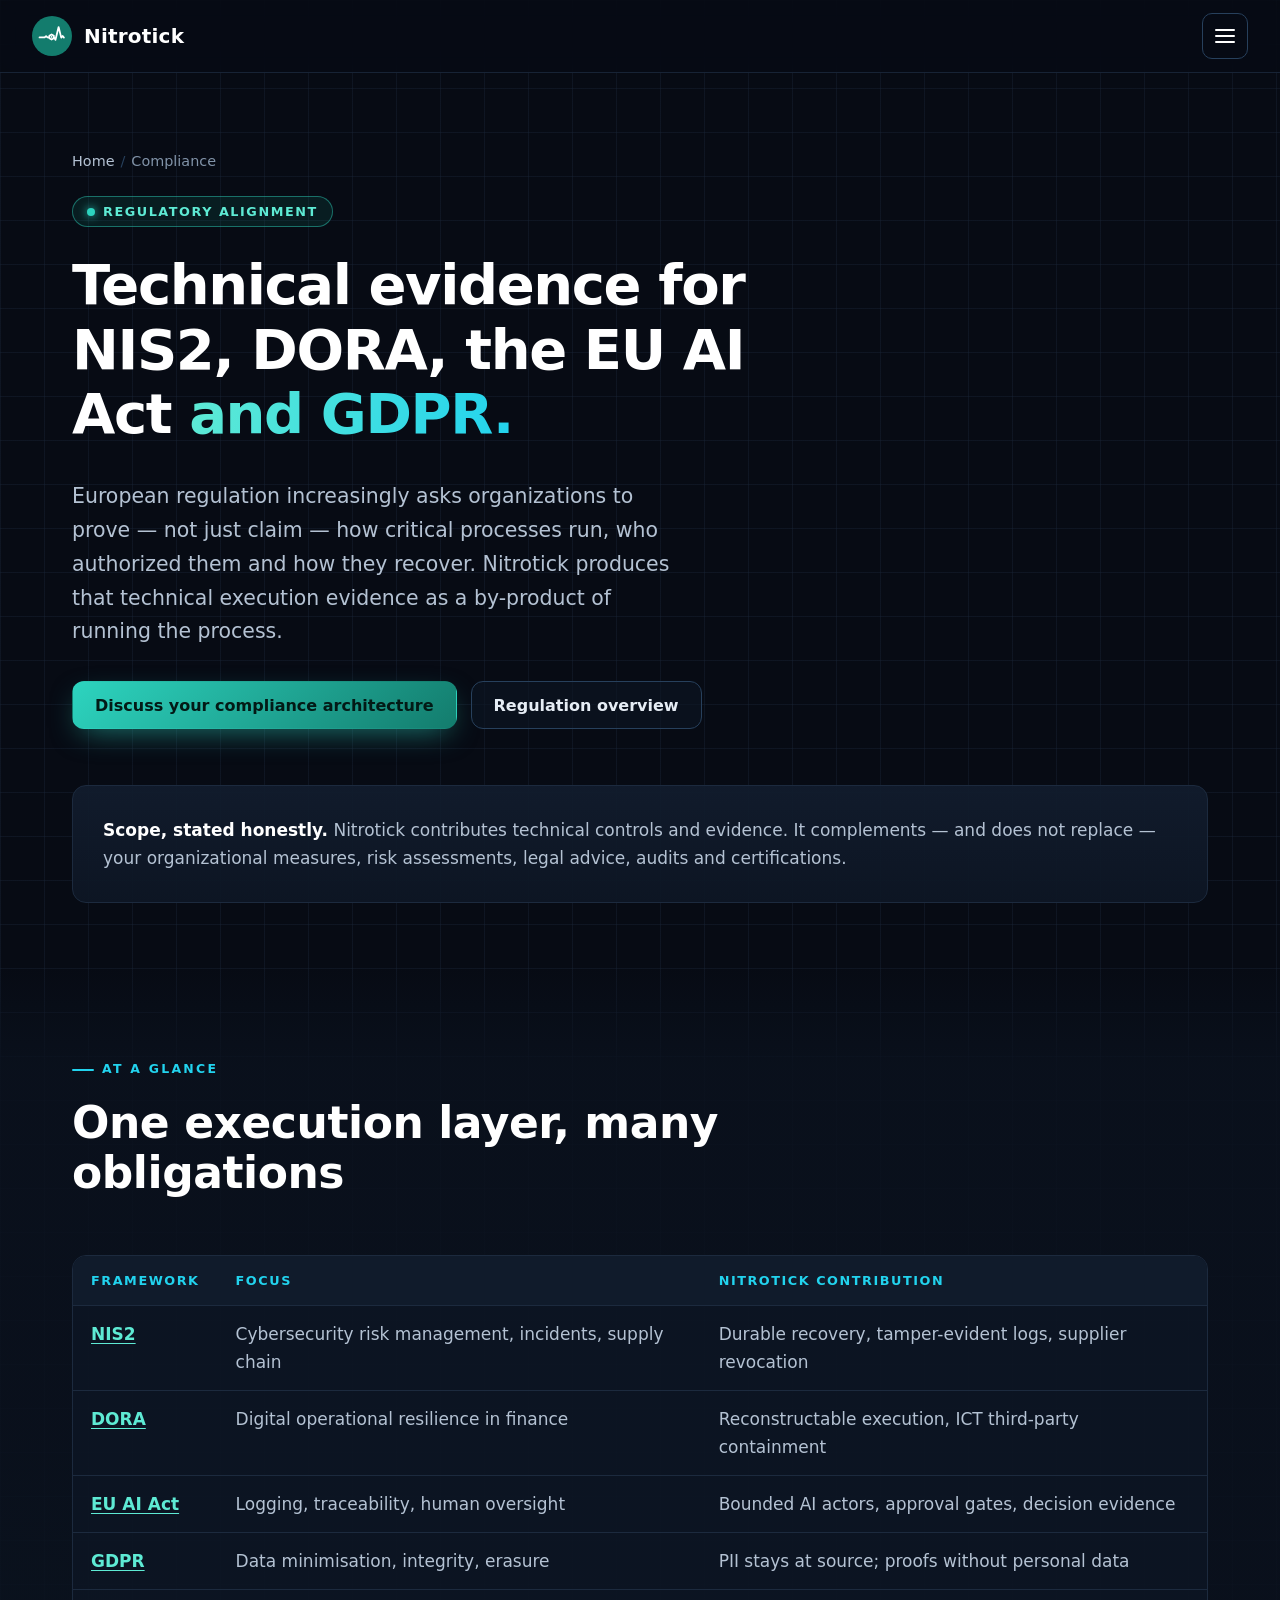
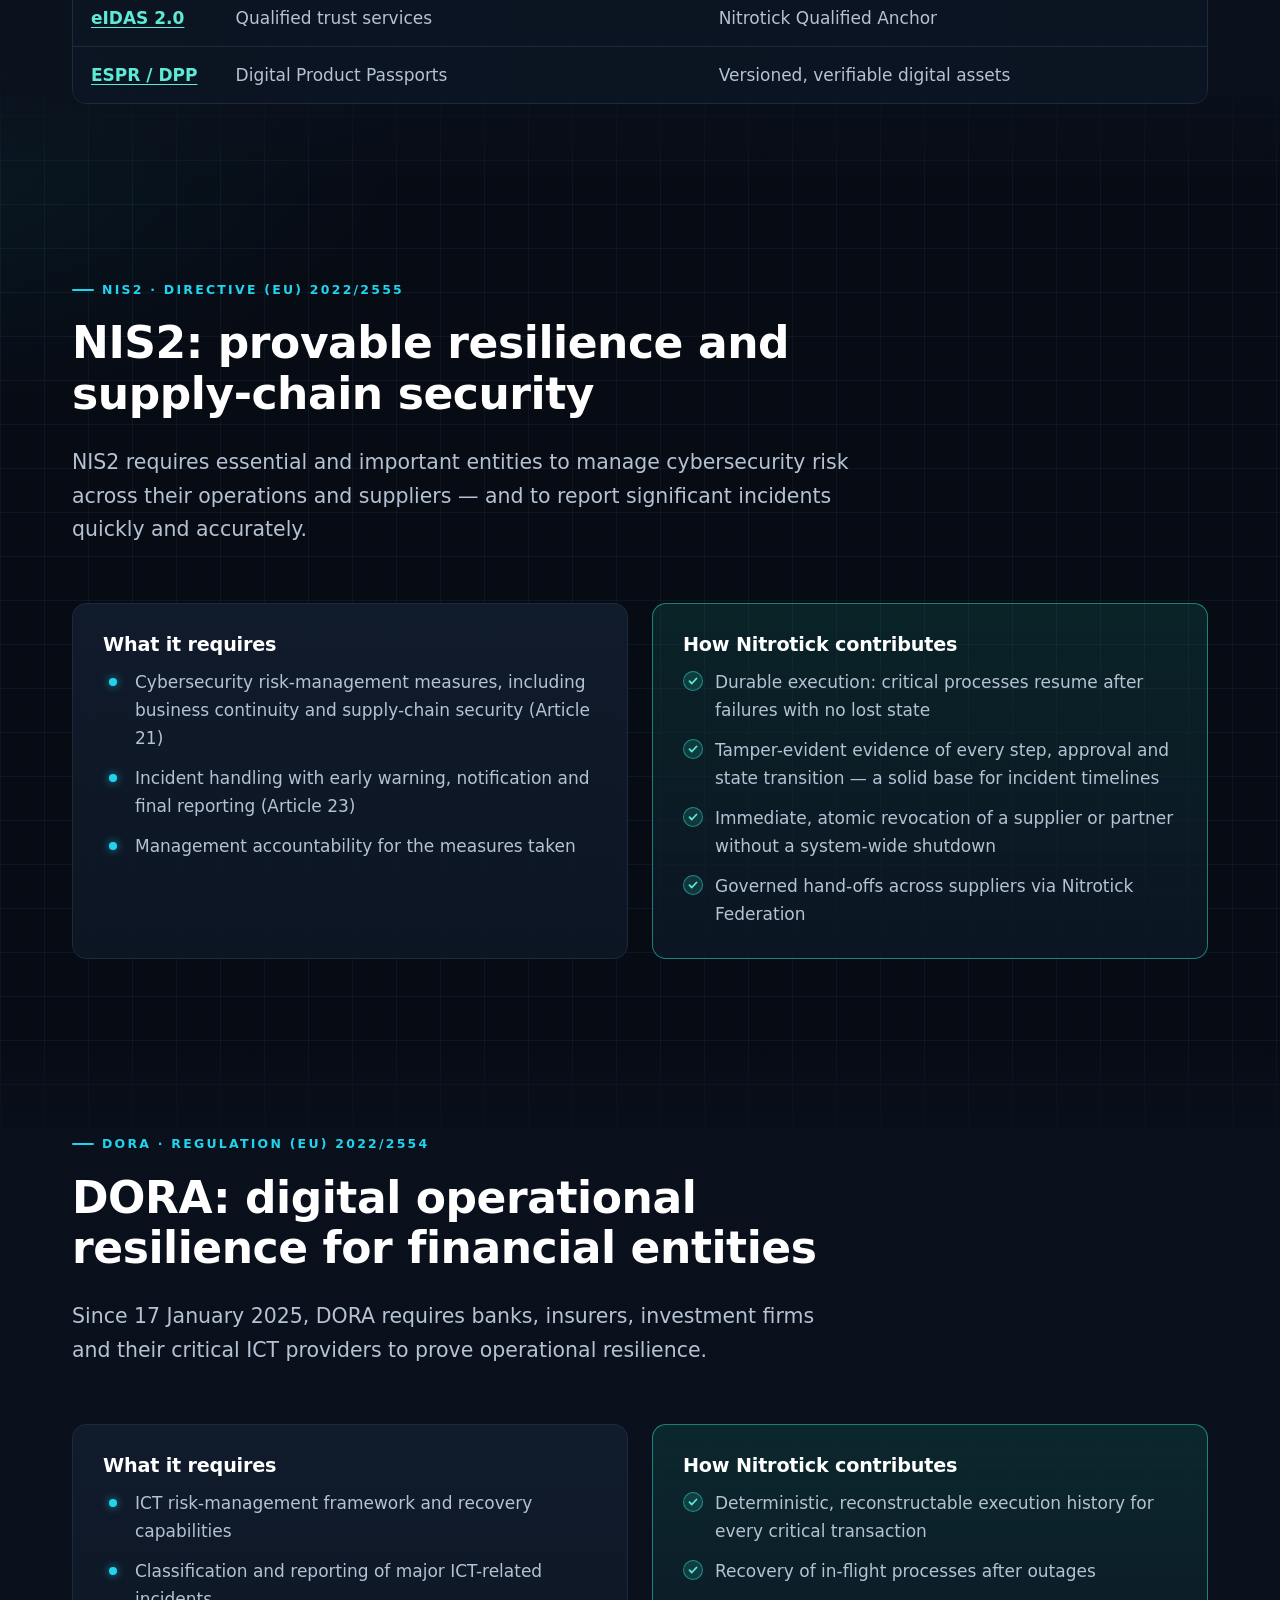
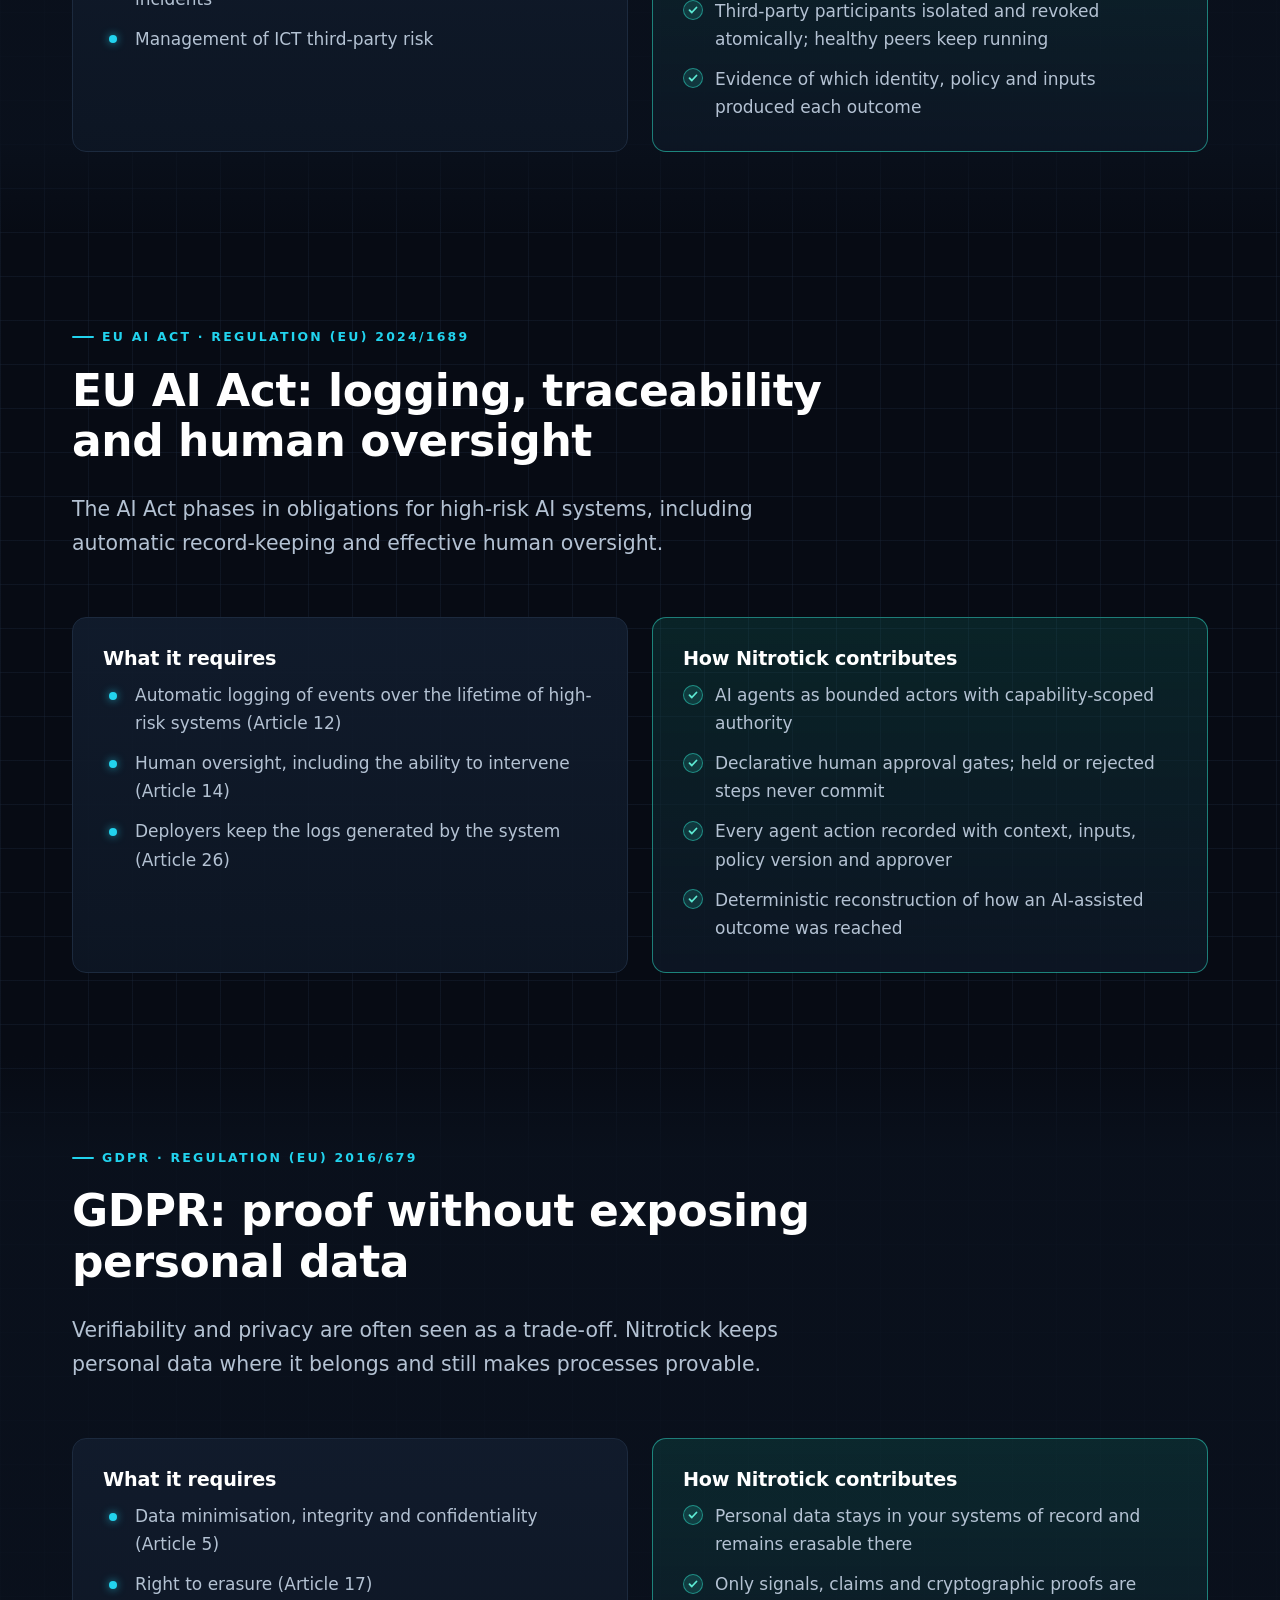
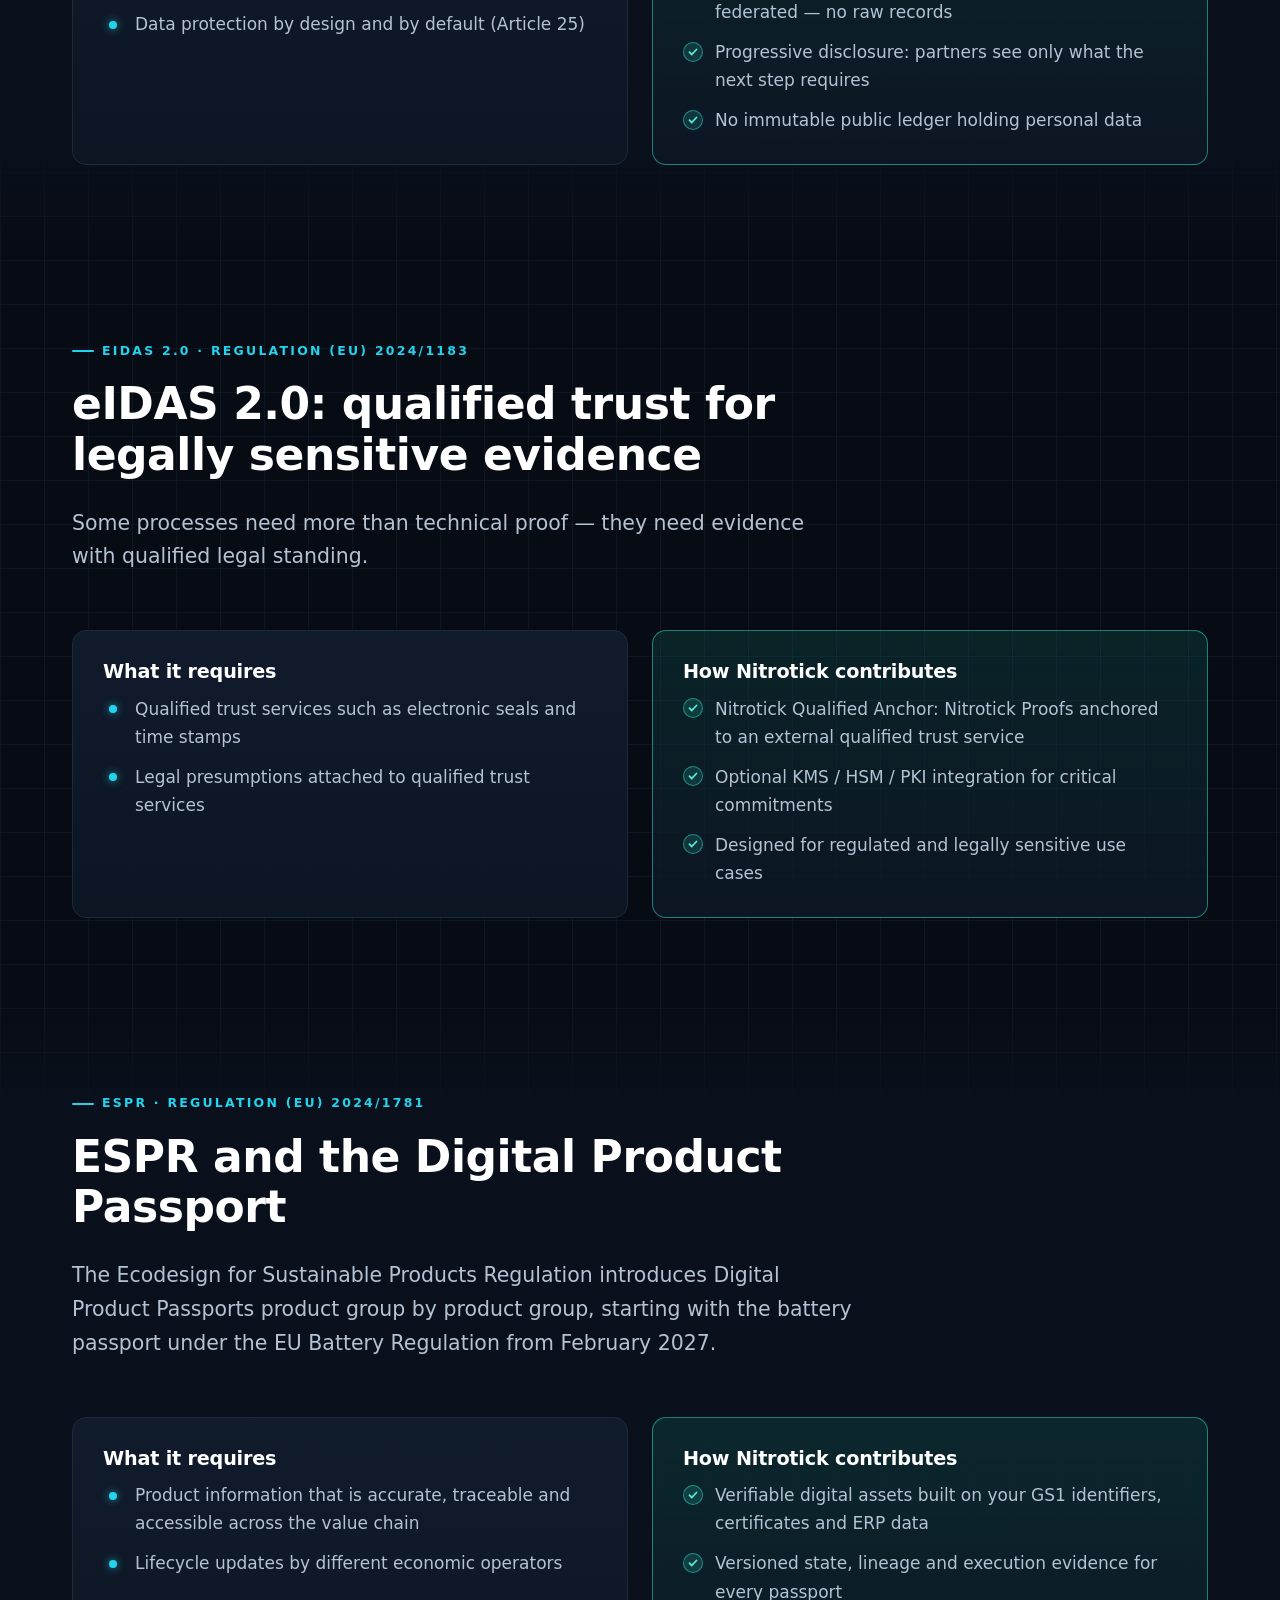
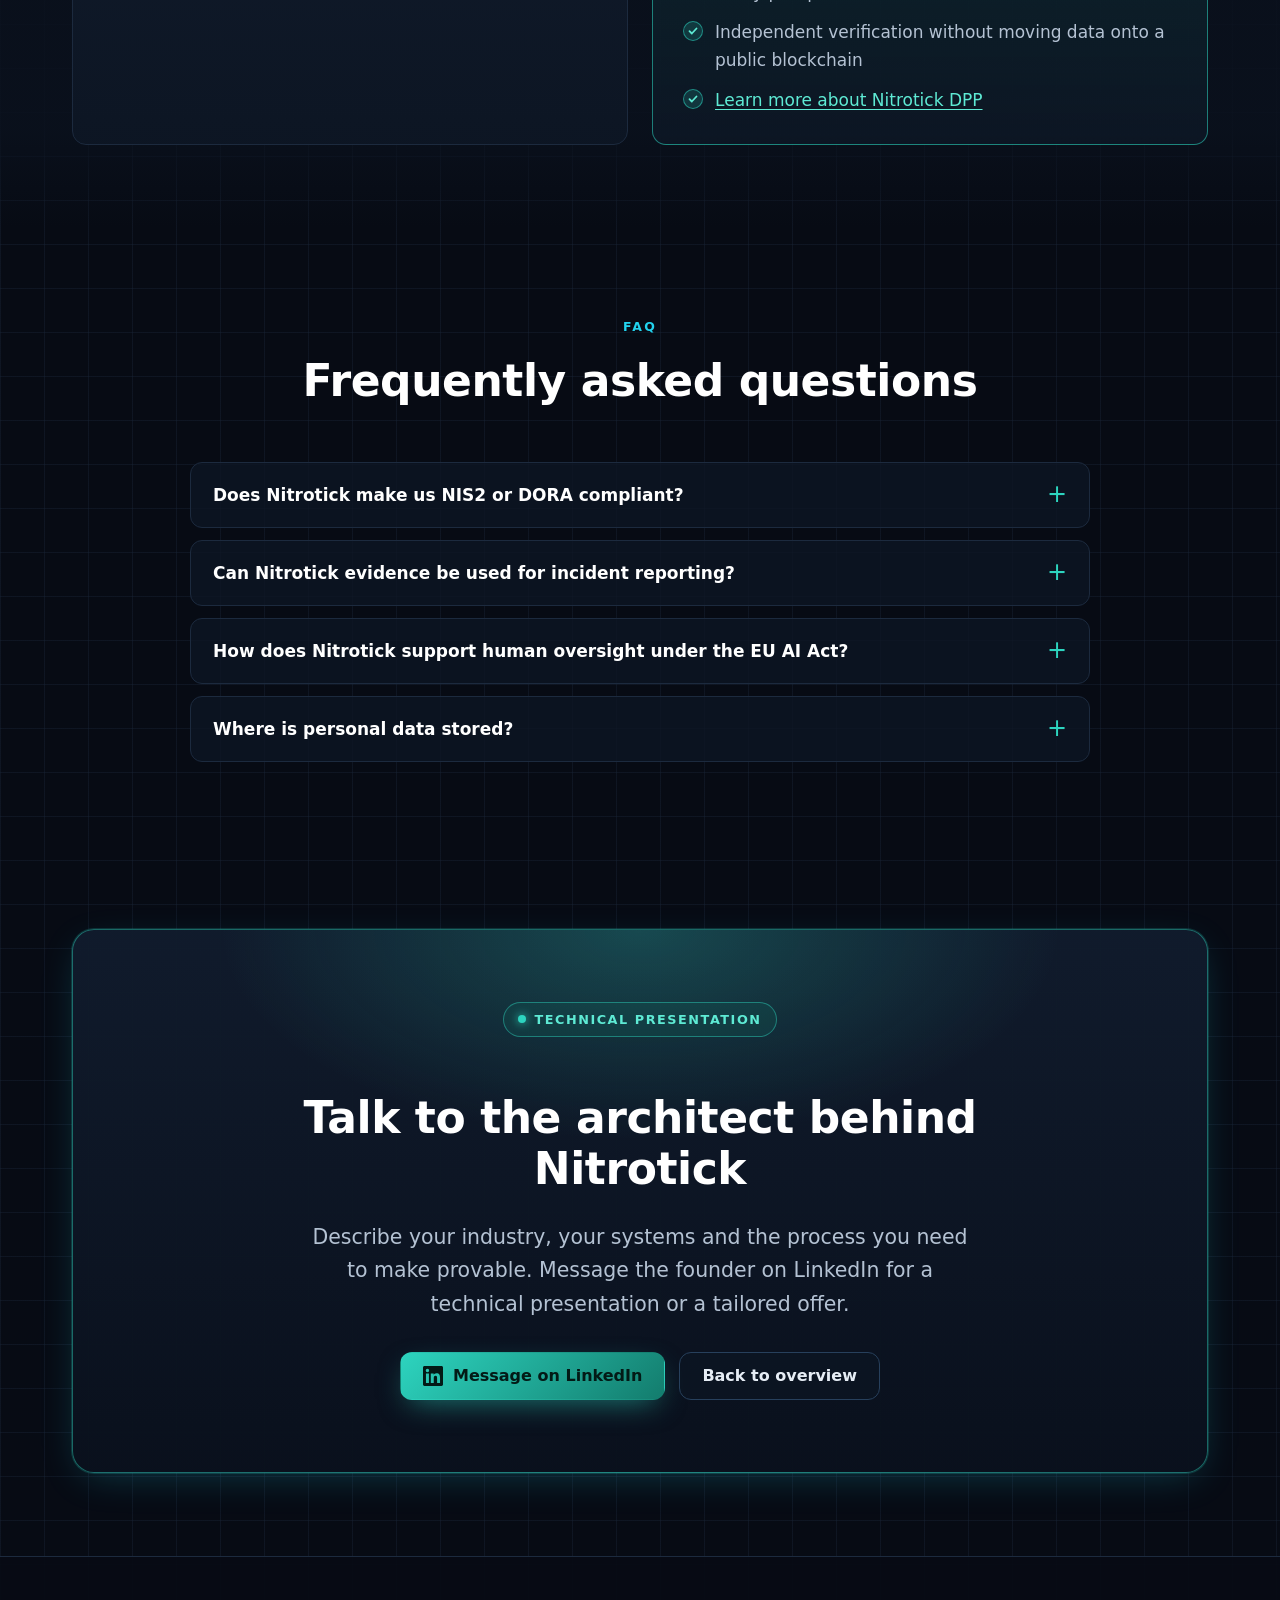
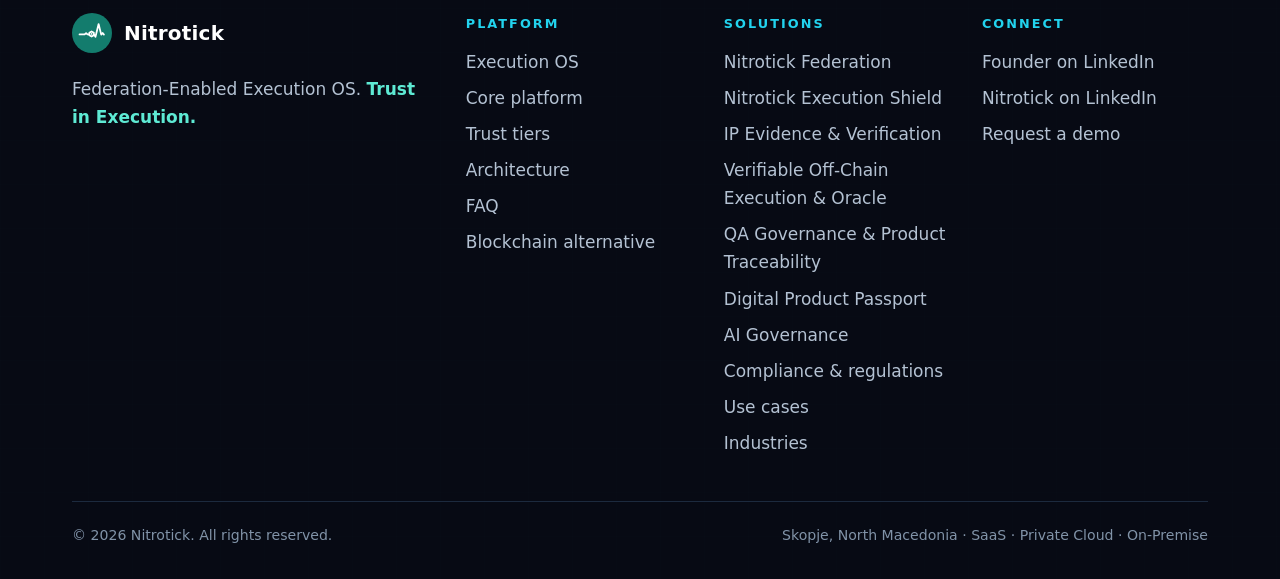
<file: compliance/index.html>
<!doctype html>
<html lang="en" dir="ltr">
<head>
  <meta charset="utf-8">
  <meta name="viewport" content="width=device-width, initial-scale=1, viewport-fit=cover">
  <title>NIS2, DORA, EU AI Act &amp; GDPR Technical Evidence | Nitrotick</title>
  <meta name="description" content="How Nitrotick supports NIS2, DORA, the EU AI Act, GDPR, eIDAS 2.0 and ESPR with durable execution, tamper-evident evidence and governed AI.">
  <meta name="keywords" content="NIS2 compliance, DORA compliance, EU AI Act logging, AI Act human oversight, GDPR data minimisation, eIDAS qualified trust, ESPR digital product passport, audit trail, operational resilience, Nitrotick">
  <meta name="author" content="Aleksandar M. Tasevski">
  <meta name="robots" content="index, follow, max-image-preview:large, max-snippet:-1, max-video-preview:-1">
  <meta name="theme-color" content="#070b14">
  <meta name="color-scheme" content="dark">
  <meta name="format-detection" content="telephone=no">
  <link rel="canonical" href="https://nitrotick.com/compliance/">

  <meta property="og:type" content="website">
  <meta property="og:site_name" content="Nitrotick">
  <meta property="og:locale" content="en_US">
  <meta property="og:url" content="https://nitrotick.com/compliance/">
  <meta property="og:title" content="Technical Evidence for NIS2, DORA, EU AI Act &amp; GDPR — Nitrotick">
  <meta property="og:description" content="How Nitrotick supports NIS2, DORA, the EU AI Act, GDPR, eIDAS 2.0 and ESPR with durable execution, tamper-evident evidence and governed AI.">
  <meta property="og:image" content="https://nitrotick.com/assets/img/og/compliance.png">
  <meta property="og:image:type" content="image/png">
  <meta property="og:image:width" content="1200">
  <meta property="og:image:height" content="630">
  <meta property="og:image:alt" content="Nitrotick — technical evidence for NIS2, DORA, the EU AI Act and GDPR.">
  <meta name="twitter:card" content="summary_large_image">
  <meta name="twitter:title" content="Technical Evidence for NIS2, DORA, EU AI Act &amp; GDPR — Nitrotick">
  <meta name="twitter:description" content="How Nitrotick supports NIS2, DORA, the EU AI Act, GDPR, eIDAS 2.0 and ESPR with durable execution, tamper-evident evidence and governed AI.">
  <meta name="twitter:image" content="https://nitrotick.com/assets/img/og/compliance.png">
  <meta name="twitter:image:alt" content="Nitrotick — technical evidence for NIS2, DORA, the EU AI Act and GDPR.">

  <link rel="icon" href="../favicon.svg" type="image/svg+xml">
  <link rel="icon" href="../favicon-32.png" sizes="32x32" type="image/png">
  <link rel="apple-touch-icon" href="../apple-touch-icon.png">
  <link rel="manifest" href="../site.webmanifest">
  <link rel="stylesheet" href="../css/styles.css?v=20261019g">

  <script type="application/ld+json">
{
  "@context": "https://schema.org",
  "@graph": [
    {
      "@type": "Organization",
      "@id": "https://nitrotick.com/#organization",
      "name": "Nitrotick",
      "url": "https://nitrotick.com/",
      "logo": "https://nitrotick.com/assets/img/logo-512.png",
      "description": "Verifiable execution infrastructure for enterprise AI, banks, fintech and regulated systems.",
      "founder": { "@type": "Person", "@id": "https://nitrotick.com/#founder", "name": "Aleksandar M. Tasevski", "jobTitle": "Founder & Principal Architect", "sameAs": ["https://www.linkedin.com/in/aleksandar-m-tasevski/"] },
      "sameAs": ["https://www.linkedin.com/company/nitrotick/"]
    },
    {
      "@type": "WebPage",
      "@id": "https://nitrotick.com/compliance/#webpage",
      "url": "https://nitrotick.com/compliance/",
      "name": "Compliance and regulatory alignment",
      "description": "How Nitrotick supports NIS2, DORA, the EU AI Act, GDPR, eIDAS 2.0 and ESPR with durable execution, tamper-evident evidence and governed AI.",
      "isPartOf": {
        "@id": "https://nitrotick.com/#website"
      },
      "breadcrumb": {
        "@id": "https://nitrotick.com/compliance/#breadcrumb"
      },
      "inLanguage": "en",
      "about": {
        "@id": "https://nitrotick.com/compliance/#service"
      }
    },
    {
      "@type": "BreadcrumbList",
      "@id": "https://nitrotick.com/compliance/#breadcrumb",
      "itemListElement": [
        {
          "@type": "ListItem",
          "position": 1,
          "name": "Home",
          "item": "https://nitrotick.com/"
        },
        {
          "@type": "ListItem",
          "position": 2,
          "name": "Compliance and regulatory alignment",
          "item": "https://nitrotick.com/compliance/"
        }
      ]
    },
    {
      "@type": "Service",
      "@id": "https://nitrotick.com/compliance/#service",
      "provider": {
        "@id": "https://nitrotick.com/#organization"
      },
      "name": "Nitrotick regulatory evidence",
      "serviceType": "Compliance evidence infrastructure",
      "areaServed": "European Union",
      "description": "Technical execution evidence supporting NIS2, DORA, the EU AI Act, GDPR, eIDAS 2.0 and ESPR obligations."
    },
    {
      "@type": "FAQPage",
      "@id": "https://nitrotick.com/compliance/#faq",
      "mainEntity": [
        {
          "@type": "Question",
          "name": "Does Nitrotick make us NIS2 or DORA compliant?",
          "acceptedAnswer": {
            "@type": "Answer",
            "text": "No software alone makes an organization compliant. Nitrotick provides technical controls and execution evidence that support your NIS2, DORA and AI Act obligations; organizational measures, risk assessments and audits remain your responsibility."
          }
        },
        {
          "@type": "Question",
          "name": "Can Nitrotick evidence be used for incident reporting?",
          "acceptedAnswer": {
            "@type": "Answer",
            "text": "Nitrotick records every step, approval and state transition as tamper-evident evidence, which helps reconstruct accurate incident timelines for regulatory notifications."
          }
        },
        {
          "@type": "Question",
          "name": "How does Nitrotick support human oversight under the EU AI Act?",
          "acceptedAnswer": {
            "@type": "Answer",
            "text": "Workflows declare which steps need human approval, from whom and under which conditions. Held or rejected steps are never committed, and every decision is recorded with its context."
          }
        },
        {
          "@type": "Question",
          "name": "Where is personal data stored?",
          "acceptedAnswer": {
            "@type": "Answer",
            "text": "In your own systems of record. Nitrotick federates signals, claims and proofs that do not contain personal data."
          }
        }
      ]
    }
  ]
}
  </script>
</head>
<body>
  <a class="skip-link" href="#main">Skip to content</a>

  <header class="site-header">
    <nav class="container nav" aria-label="Primary">
      <a class="brand" href="../" aria-label="Nitrotick home">
        <img src="../assets/img/logo-mark.svg" alt="" width="40" height="40">
        <span>Nitrotick</span>
      </a>
      <input class="nav-toggle" type="checkbox" id="nav-toggle" aria-label="Toggle navigation menu">
      <label class="nav-toggle-label" for="nav-toggle" aria-hidden="true"><span></span></label>
      <ul class="nav-menu">
        <li><a href="../execution-os/">Execution OS</a></li>
        <li class="nav-dd">
          <a class="nav-dd-link" href="../#products" aria-haspopup="true">Products</a>
          <ul class="nav-sub">
            <li class="nav-sub-label">Products</li>
            <li><a href="../federation/"><strong>Nitrotick Federation</strong><span>Governed execution across independent organizations</span></a></li>
            <li><a href="../ip-evidence-verification/"><strong>IP Evidence &amp; Verification</strong><span>Verifiable evidence of IP creation and version history</span></a></li>
            <li><a href="../verifiable-off-chain-execution/"><strong>Verifiable Off-Chain Execution &amp; Oracle</strong><span>Governed execution for blockchain and DLT</span></a></li>
            <li><a href="../qa-governance-traceability/"><strong>QA Governance &amp; Product Traceability</strong><span>QA workflows, batch recall and GS1 Digital Link</span></a></li>
            <li><a href="../digital-product-passport/"><strong>Digital Product Passport</strong><span>Product identity, versioning and DPP</span></a></li>
            <li><a href="../ai-governance/"><strong>AI Governance</strong><span>Governed AI agent actions with verifiable evidence</span></a></li>
            <li class="nav-sub-label">Solutions</li>
            <li><a href="../execution-shield/"><strong>Nitrotick Execution Shield</strong><span>Execution security within and across institutions</span></a></li>
          </ul>
        </li>
        <li><a href="../blockchain-alternative/">Blockchain Alternative</a></li>
        <li><a href="../verifiable-off-chain-execution/">Verifiable Off-Chain Execution &amp; Oracle</a></li>
        <li><a href="./" aria-current="page">Compliance</a></li>
        <li><a href="../use-cases/">Use Cases</a></li>
        <li><a class="btn btn--primary" href="#contact">Request a demo</a></li>
      </ul>
    </nav>
  </header>

  <main id="main">
    <section class="hero hero--page" aria-labelledby="hero-title">
      <div class="container">
        <nav class="breadcrumb" aria-label="Breadcrumb">
          <ol>
            <li><a href="../">Home</a></li>
            <li aria-current="page">Compliance</li>
          </ol>
        </nav>
        <div class="section-head">
          <h1 id="hero-title"><span class="pill"><span class="dot" aria-hidden="true"></span>Regulatory alignment</span> Technical evidence for NIS2, DORA, the EU AI Act <span class="accent">and GDPR.</span></h1>
          <p class="lead">European regulation increasingly asks organizations to prove — not just claim — how critical processes run, who authorized them and how they recover. Nitrotick produces that technical execution evidence as a by-product of running the process.</p>
          <div class="btn-row">
            <a class="btn btn--primary" href="#contact">Discuss your compliance architecture</a>
            <a class="btn btn--ghost" href="#overview">Regulation overview</a>
          </div>
        </div>
        <div class="card">
          <p class="mt-0"><strong>Scope, stated honestly.</strong> Nitrotick contributes technical controls and evidence. It complements — and does not replace — your organizational measures, risk assessments, legal advice, audits and certifications.</p>
        </div>
      </div>
    </section>

    <section class="section section--alt" id="overview" aria-labelledby="overview-title">
      <div class="container">
        <div class="section-head">
          <span class="eyebrow">At a glance</span>
          <h2 id="overview-title">One execution layer, many obligations</h2>
        </div>
        <div class="table-wrap">
          <table>
            <caption class="visually-hidden">Regulations and Nitrotick contribution overview</caption>
            <thead><tr><th scope="col">Framework</th><th scope="col">Focus</th><th scope="col">Nitrotick contribution</th></tr></thead>
            <tbody>
              <tr><td><a href="#nis2">NIS2</a></td><td>Cybersecurity risk management, incidents, supply chain</td><td>Durable recovery, tamper-evident logs, supplier revocation</td></tr>
              <tr><td><a href="#dora">DORA</a></td><td>Digital operational resilience in finance</td><td>Reconstructable execution, ICT third-party containment</td></tr>
              <tr><td><a href="#ai-act">EU AI Act</a></td><td>Logging, traceability, human oversight</td><td>Bounded AI actors, approval gates, decision evidence</td></tr>
              <tr><td><a href="#gdpr">GDPR</a></td><td>Data minimisation, integrity, erasure</td><td>PII stays at source; proofs without personal data</td></tr>
              <tr><td><a href="#eidas">eIDAS 2.0</a></td><td>Qualified trust services</td><td>Nitrotick Qualified Anchor</td></tr>
              <tr><td><a href="#espr">ESPR / DPP</a></td><td>Digital Product Passports</td><td>Versioned, verifiable digital assets</td></tr>
            </tbody>
          </table>
        </div>
      </div>
    </section>

    <section class="section" id="nis2" aria-labelledby="nis2-title">
      <div class="container">
        <div class="section-head">
          <span class="eyebrow">NIS2 · Directive (EU) 2022/2555</span>
          <h2 id="nis2-title">NIS2: provable resilience and supply-chain security</h2>
          <p class="lead">NIS2 requires essential and important entities to manage cybersecurity risk across their operations and suppliers — and to report significant incidents quickly and accurately.</p>
        </div>
        <div class="grid grid--2">
          <article class="card">
            <h3>What it requires</h3>
            <ul class="dot-list">
              <li>Cybersecurity risk-management measures, including business continuity and supply-chain security (Article 21)</li>
              <li>Incident handling with early warning, notification and final reporting (Article 23)</li>
              <li>Management accountability for the measures taken</li>
            </ul>
          </article>
          <article class="card card--featured">
            <h3>How Nitrotick contributes</h3>
            <ul class="check-list">
              <li>Durable execution: critical processes resume after failures with no lost state</li>
              <li>Tamper-evident evidence of every step, approval and state transition — a solid base for incident timelines</li>
              <li>Immediate, atomic revocation of a supplier or partner without a system-wide shutdown</li>
              <li>Governed hand-offs across suppliers via Nitrotick Federation</li>
            </ul>
          </article>
        </div>
      </div>
    </section>

    <section class="section section--alt" id="dora" aria-labelledby="dora-title">
      <div class="container">
        <div class="section-head">
          <span class="eyebrow">DORA · Regulation (EU) 2022/2554</span>
          <h2 id="dora-title">DORA: digital operational resilience for financial entities</h2>
          <p class="lead">Since 17 January 2025, DORA requires banks, insurers, investment firms and their critical ICT providers to prove operational resilience.</p>
        </div>
        <div class="grid grid--2">
          <article class="card">
            <h3>What it requires</h3>
            <ul class="dot-list">
              <li>ICT risk-management framework and recovery capabilities</li>
              <li>Classification and reporting of major ICT-related incidents</li>
              <li>Management of ICT third-party risk</li>
            </ul>
          </article>
          <article class="card card--featured">
            <h3>How Nitrotick contributes</h3>
            <ul class="check-list">
              <li>Deterministic, reconstructable execution history for every critical transaction</li>
              <li>Recovery of in-flight processes after outages</li>
              <li>Third-party participants isolated and revoked atomically; healthy peers keep running</li>
              <li>Evidence of which identity, policy and inputs produced each outcome</li>
            </ul>
          </article>
        </div>
      </div>
    </section>

    <section class="section" id="ai-act" aria-labelledby="ai-act-title">
      <div class="container">
        <div class="section-head">
          <span class="eyebrow">EU AI Act · Regulation (EU) 2024/1689</span>
          <h2 id="ai-act-title">EU AI Act: logging, traceability and human oversight</h2>
          <p class="lead">The AI Act phases in obligations for high-risk AI systems, including automatic record-keeping and effective human oversight.</p>
        </div>
        <div class="grid grid--2">
          <article class="card">
            <h3>What it requires</h3>
            <ul class="dot-list">
              <li>Automatic logging of events over the lifetime of high-risk systems (Article 12)</li>
              <li>Human oversight, including the ability to intervene (Article 14)</li>
              <li>Deployers keep the logs generated by the system (Article 26)</li>
            </ul>
          </article>
          <article class="card card--featured">
            <h3>How Nitrotick contributes</h3>
            <ul class="check-list">
              <li>AI agents as bounded actors with capability-scoped authority</li>
              <li>Declarative human approval gates; held or rejected steps never commit</li>
              <li>Every agent action recorded with context, inputs, policy version and approver</li>
              <li>Deterministic reconstruction of how an AI-assisted outcome was reached</li>
            </ul>
          </article>
        </div>
      </div>
    </section>

    <section class="section section--alt" id="gdpr" aria-labelledby="gdpr-title">
      <div class="container">
        <div class="section-head">
          <span class="eyebrow">GDPR · Regulation (EU) 2016/679</span>
          <h2 id="gdpr-title">GDPR: proof without exposing personal data</h2>
          <p class="lead">Verifiability and privacy are often seen as a trade-off. Nitrotick keeps personal data where it belongs and still makes processes provable.</p>
        </div>
        <div class="grid grid--2">
          <article class="card">
            <h3>What it requires</h3>
            <ul class="dot-list">
              <li>Data minimisation, integrity and confidentiality (Article 5)</li>
              <li>Right to erasure (Article 17)</li>
              <li>Data protection by design and by default (Article 25)</li>
            </ul>
          </article>
          <article class="card card--featured">
            <h3>How Nitrotick contributes</h3>
            <ul class="check-list">
              <li>Personal data stays in your systems of record and remains erasable there</li>
              <li>Only signals, claims and cryptographic proofs are federated — no raw records</li>
              <li>Progressive disclosure: partners see only what the next step requires</li>
              <li>No immutable public ledger holding personal data</li>
            </ul>
          </article>
        </div>
      </div>
    </section>

    <section class="section" id="eidas" aria-labelledby="eidas-title">
      <div class="container">
        <div class="section-head">
          <span class="eyebrow">eIDAS 2.0 · Regulation (EU) 2024/1183</span>
          <h2 id="eidas-title">eIDAS 2.0: qualified trust for legally sensitive evidence</h2>
          <p class="lead">Some processes need more than technical proof — they need evidence with qualified legal standing.</p>
        </div>
        <div class="grid grid--2">
          <article class="card">
            <h3>What it requires</h3>
            <ul class="dot-list">
              <li>Qualified trust services such as electronic seals and time stamps</li>
              <li>Legal presumptions attached to qualified trust services</li>
            </ul>
          </article>
          <article class="card card--featured">
            <h3>How Nitrotick contributes</h3>
            <ul class="check-list">
              <li>Nitrotick Qualified Anchor: Nitrotick Proofs anchored to an external qualified trust service</li>
              <li>Optional KMS / HSM / PKI integration for critical commitments</li>
              <li>Designed for regulated and legally sensitive use cases</li>
            </ul>
          </article>
        </div>
      </div>
    </section>

    <section class="section section--alt" id="espr" aria-labelledby="espr-title">
      <div class="container">
        <div class="section-head">
          <span class="eyebrow">ESPR · Regulation (EU) 2024/1781</span>
          <h2 id="espr-title">ESPR and the Digital Product Passport</h2>
          <p class="lead">The Ecodesign for Sustainable Products Regulation introduces Digital Product Passports product group by product group, starting with the battery passport under the EU Battery Regulation from February 2027.</p>
        </div>
        <div class="grid grid--2">
          <article class="card">
            <h3>What it requires</h3>
            <ul class="dot-list">
              <li>Product information that is accurate, traceable and accessible across the value chain</li>
              <li>Lifecycle updates by different economic operators</li>
            </ul>
          </article>
          <article class="card card--featured">
            <h3>How Nitrotick contributes</h3>
            <ul class="check-list">
              <li>Verifiable digital assets built on your GS1 identifiers, certificates and ERP data</li>
              <li>Versioned state, lineage and execution evidence for every passport</li>
              <li>Independent verification without moving data onto a public blockchain</li>
              <li><a href="../digital-product-passport/">Learn more about Nitrotick DPP</a></li>
            </ul>
          </article>
        </div>
      </div>
    </section>

    <section class="section" id="faq" aria-labelledby="faq-title">
      <div class="container">
        <div class="section-head section-head--center">
          <span class="eyebrow">FAQ</span>
          <h2 id="faq-title">Frequently asked questions</h2>
        </div>
        <div class="faq">
          <details>
            <summary>Does Nitrotick make us NIS2 or DORA compliant?</summary>
            <div><p>No software alone makes an organization compliant. Nitrotick provides technical controls and execution evidence that support your NIS2, DORA and AI Act obligations; organizational measures, risk assessments and audits remain your responsibility.</p></div>
          </details>
          <details>
            <summary>Can Nitrotick evidence be used for incident reporting?</summary>
            <div><p>Nitrotick records every step, approval and state transition as tamper-evident evidence, which helps reconstruct accurate incident timelines for regulatory notifications.</p></div>
          </details>
          <details>
            <summary>How does Nitrotick support human oversight under the EU AI Act?</summary>
            <div><p>Workflows declare which steps need human approval, from whom and under which conditions. Held or rejected steps are never committed, and every decision is recorded with its context.</p></div>
          </details>
          <details>
            <summary>Where is personal data stored?</summary>
            <div><p>In your own systems of record. Nitrotick federates signals, claims and proofs that do not contain personal data.</p></div>
          </details>
        </div>
      </div>
    </section>

    <section class="section" id="contact" aria-labelledby="contact-title">
      <div class="container">
        <div class="cta">
          <span class="pill"><span class="dot" aria-hidden="true"></span>Technical presentation</span>
          <h2 id="contact-title" class="mt-lg">Talk to the architect behind Nitrotick</h2>
          <p class="lead">Describe your industry, your systems and the process you need to make provable. Message the founder on LinkedIn for a technical presentation or a tailored offer.</p>
          <div class="btn-row">
            <a class="btn btn--primary" href="https://www.linkedin.com/in/aleksandar-m-tasevski/" target="_blank" rel="noopener">
              <svg viewBox="0 0 24 24" aria-hidden="true" fill="currentColor"><path d="M20.45 20.45h-3.55v-5.57c0-1.33-.03-3.04-1.85-3.04-1.85 0-2.14 1.45-2.14 2.94v5.67H9.35V9h3.41v1.56h.05c.48-.9 1.64-1.85 3.37-1.85 3.6 0 4.27 2.37 4.27 5.46v6.28zM5.34 7.43a2.06 2.06 0 1 1 0-4.13 2.06 2.06 0 0 1 0 4.13zM7.12 20.45H3.56V9h3.56v11.45zM22.22 0H1.77C.79 0 0 .77 0 1.73v20.54C0 23.23.79 24 1.77 24h20.45c.98 0 1.78-.77 1.78-1.73V1.73C24 .77 23.2 0 22.22 0z"/></svg>
              Message on LinkedIn
            </a>
            <a class="btn btn--ghost" href="../">Back to overview</a>
          </div>
        </div>
      </div>
    </section>
  </main>

  <footer class="site-footer">
    <div class="container">
      <div class="footer-grid">
        <div>
          <a class="brand" href="../" aria-label="Nitrotick home">
            <img src="../assets/img/logo-mark.svg" alt="" width="40" height="40">
            <span>Nitrotick</span>
          </a>
          <p class="footer-tagline">Federation-Enabled Execution OS. <strong>Trust in Execution.</strong></p>
        </div>
        <div>
          <p class="footer-heading">Platform</p>
          <ul>
            <li><a href="../execution-os/">Execution OS</a></li>
            <li><a href="../#platform">Core platform</a></li>
            <li><a href="../#trust-tiers">Trust tiers</a></li>
            <li><a href="../#architecture">Architecture</a></li>
            <li><a href="../#faq">FAQ</a></li>
            <li><a href="../blockchain-alternative/">Blockchain alternative</a></li>
          </ul>
        </div>
        <div>
          <p class="footer-heading">Solutions</p>
          <ul>
            <li><a href="../federation/">Nitrotick Federation</a></li>
            <li><a href="../execution-shield/">Nitrotick Execution Shield</a></li>
            <li><a href="../ip-evidence-verification/">IP Evidence &amp; Verification</a></li>
            <li><a href="../verifiable-off-chain-execution/">Verifiable Off-Chain Execution &amp; Oracle</a></li>
            <li><a href="../qa-governance-traceability/">QA Governance &amp; Product Traceability</a></li>
            <li><a href="../digital-product-passport/">Digital Product Passport</a></li>
            <li><a href="../ai-governance/">AI Governance</a></li>
            <li><a href="./" aria-current="page">Compliance &amp; regulations</a></li>
            <li><a href="../use-cases/">Use cases</a></li>
            <li><a href="../#industries">Industries</a></li>
          </ul>
        </div>
        <div>
          <p class="footer-heading">Connect</p>
          <ul>
            <li><a href="https://www.linkedin.com/in/aleksandar-m-tasevski/" target="_blank" rel="noopener">Founder on LinkedIn</a></li>
            <li><a href="https://www.linkedin.com/company/nitrotick/" target="_blank" rel="noopener">Nitrotick on LinkedIn</a></li>
            <li><a href="#contact">Request a demo</a></li>
          </ul>
        </div>
      </div>
      <div class="footer-bottom">
        <span>© 2026 Nitrotick. All rights reserved.</span>
        <span>Skopje, North Macedonia · SaaS · Private Cloud · On-Premise</span>
      </div>
    </div>
  </footer>
</body>
</html>
</file>
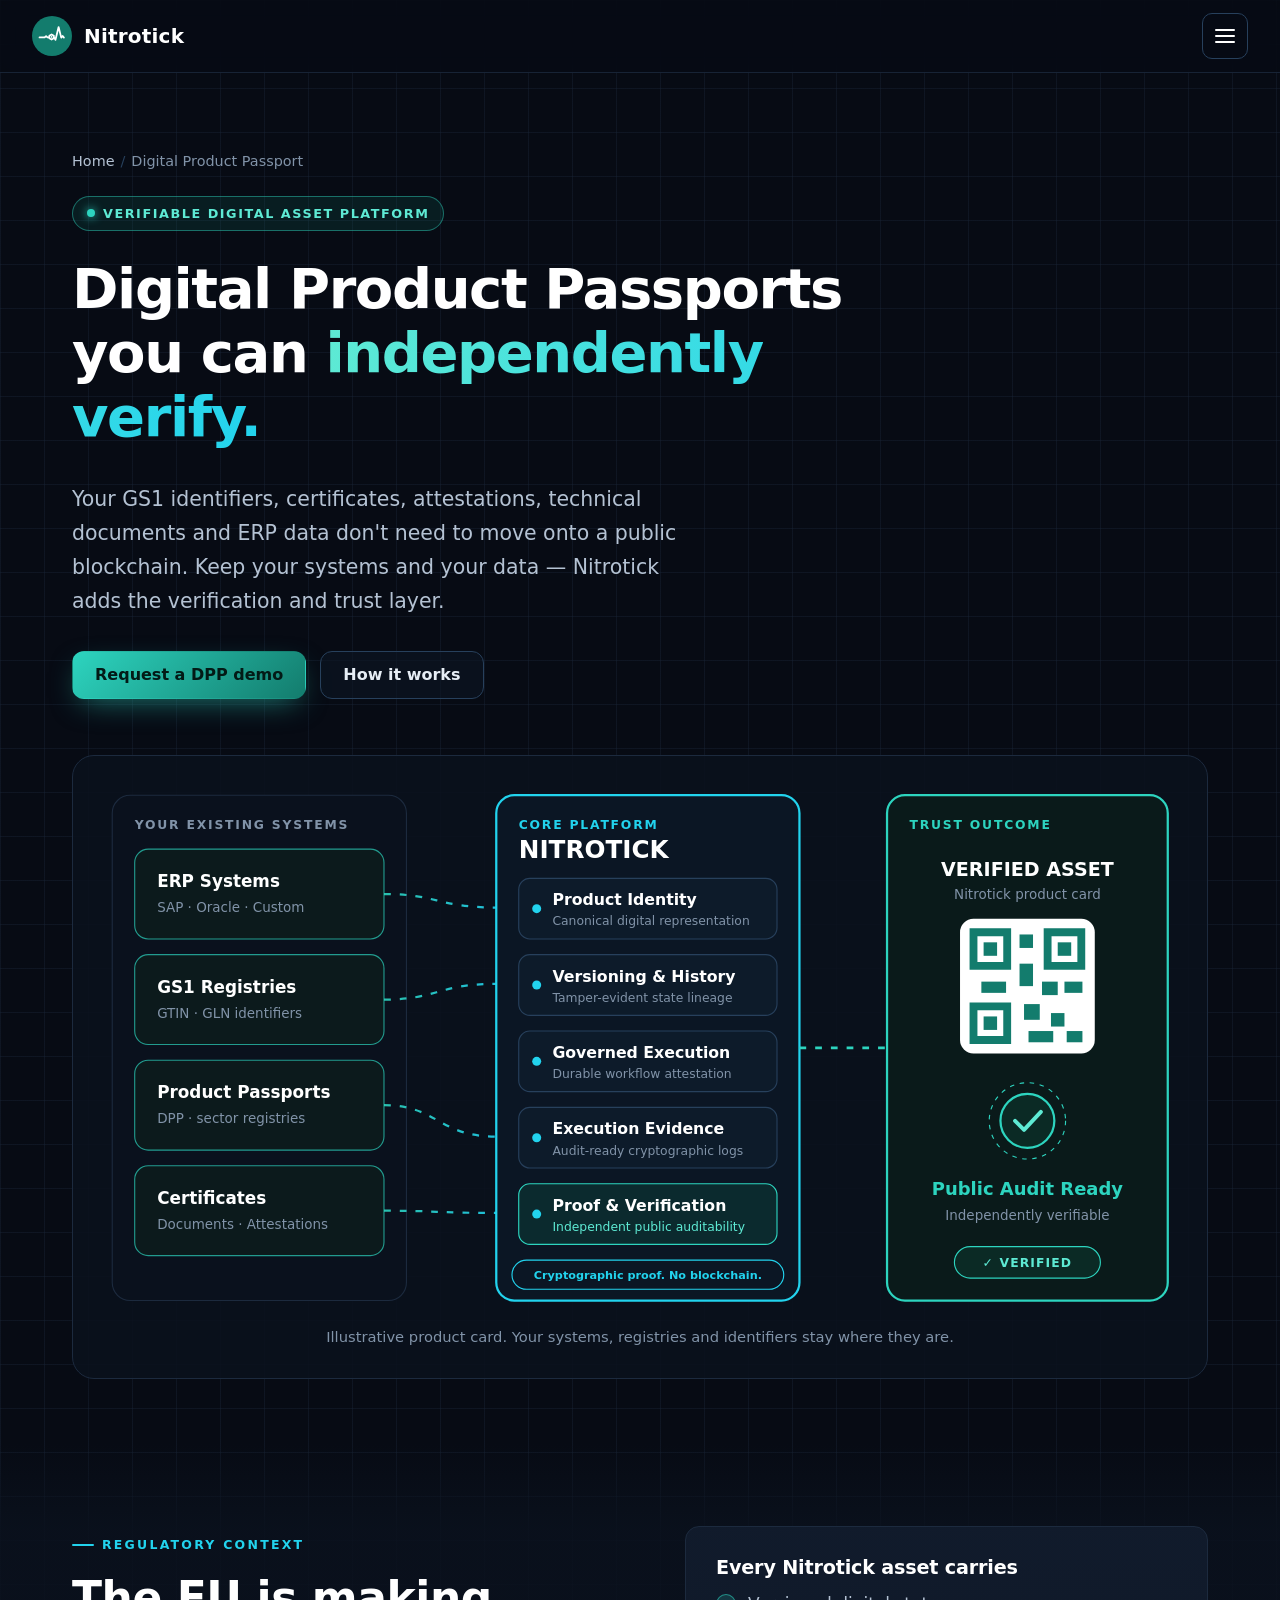
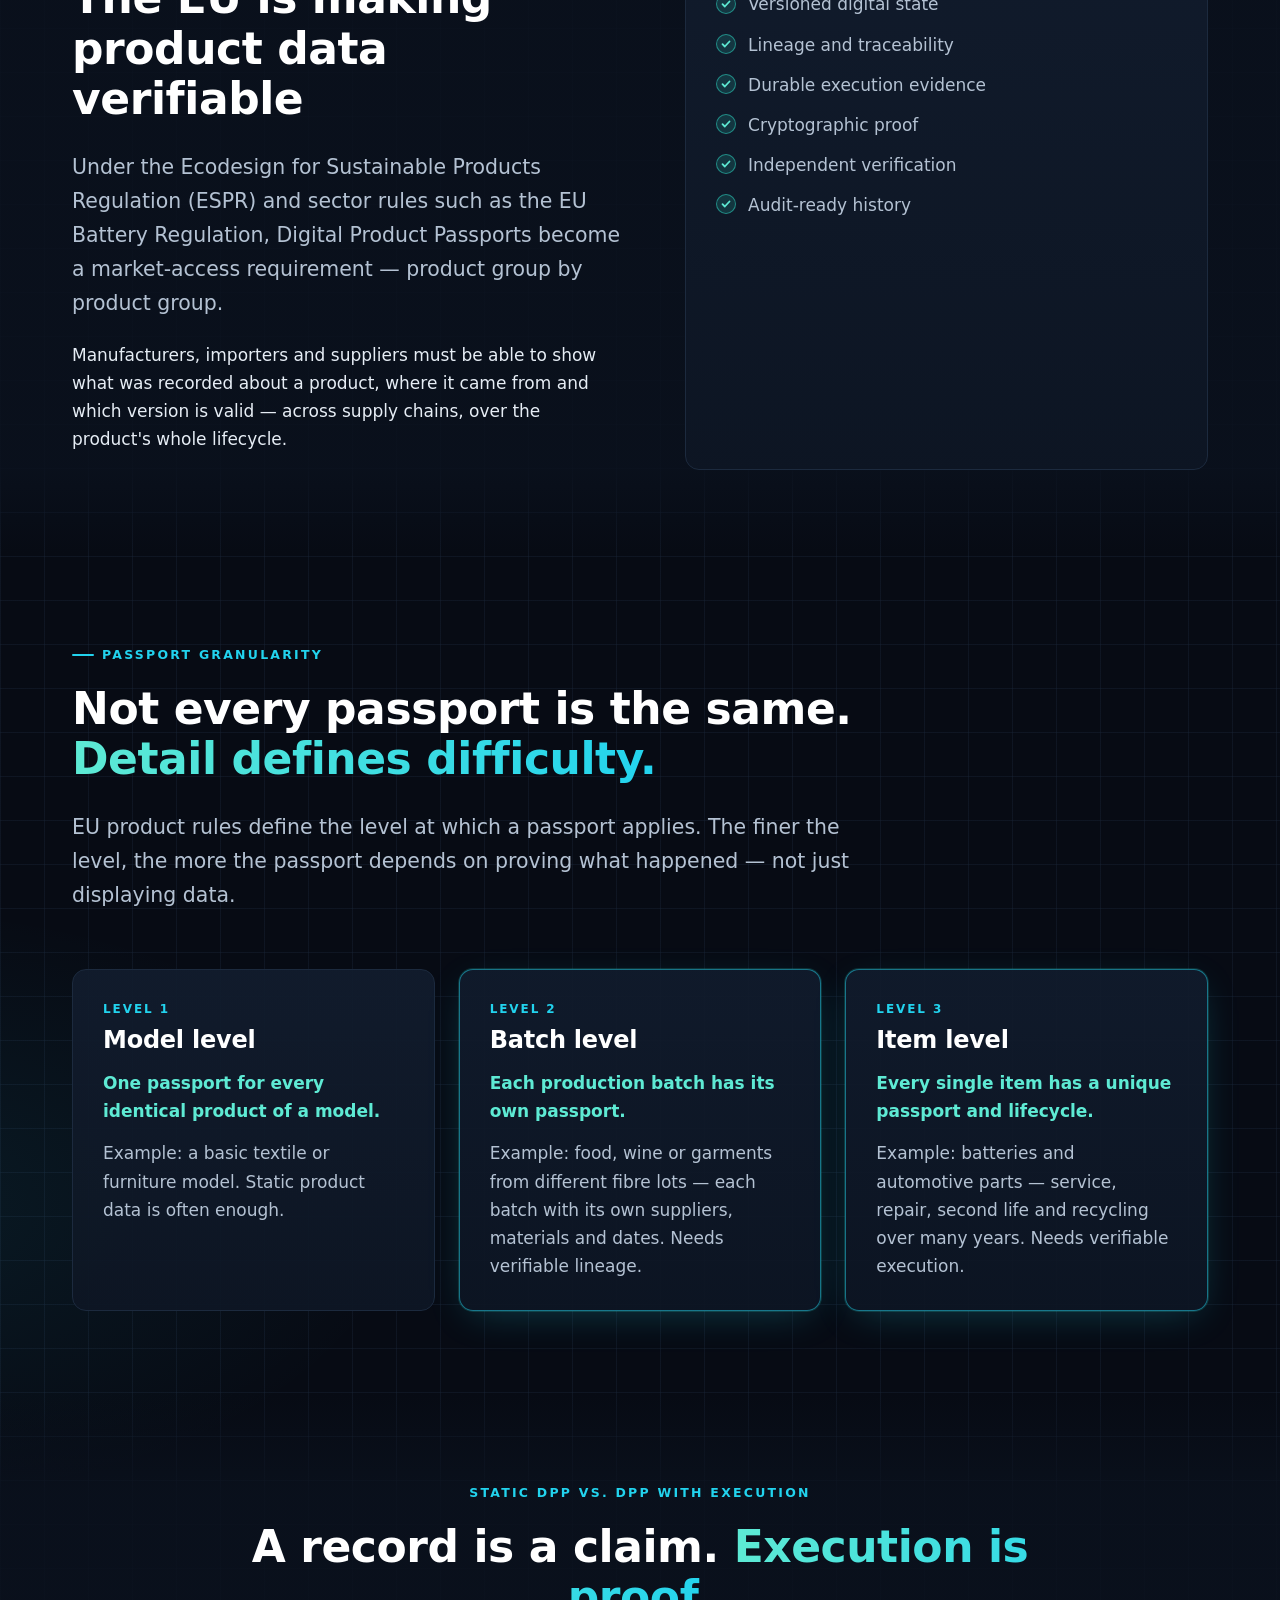
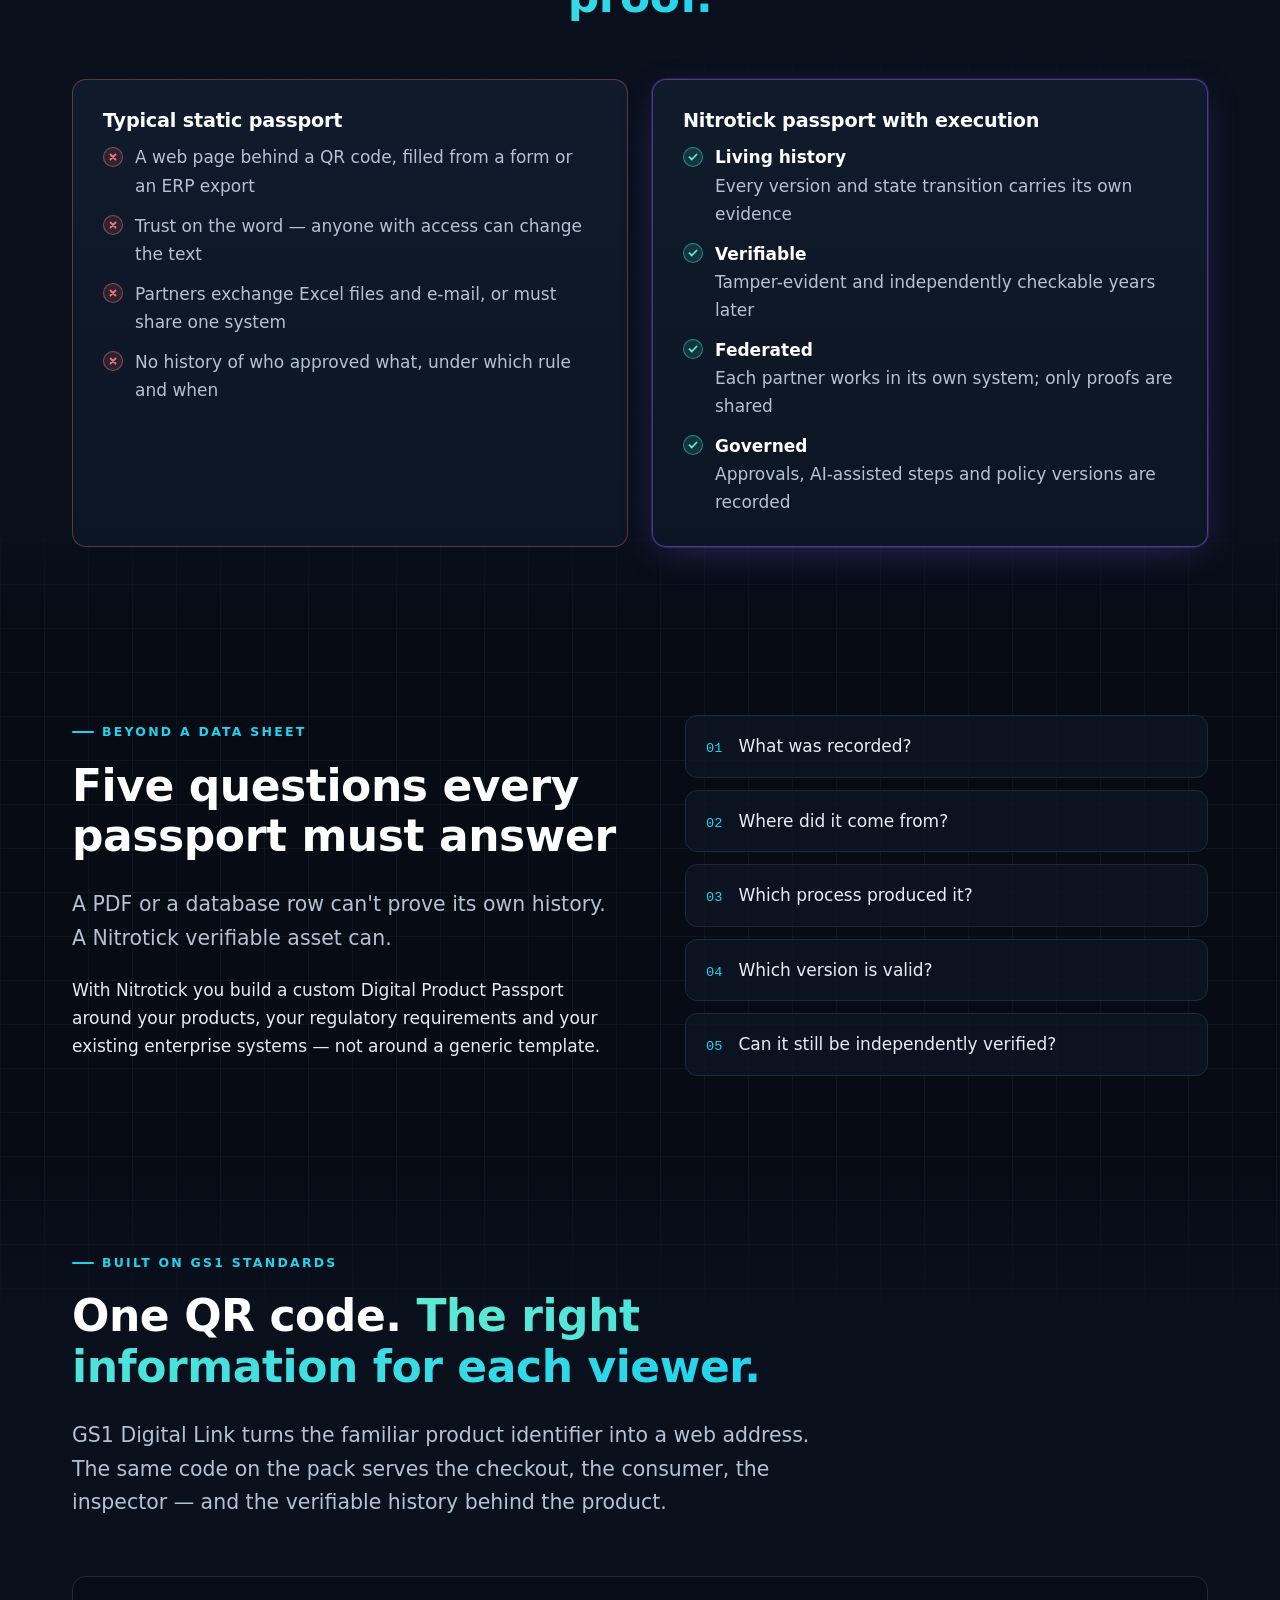
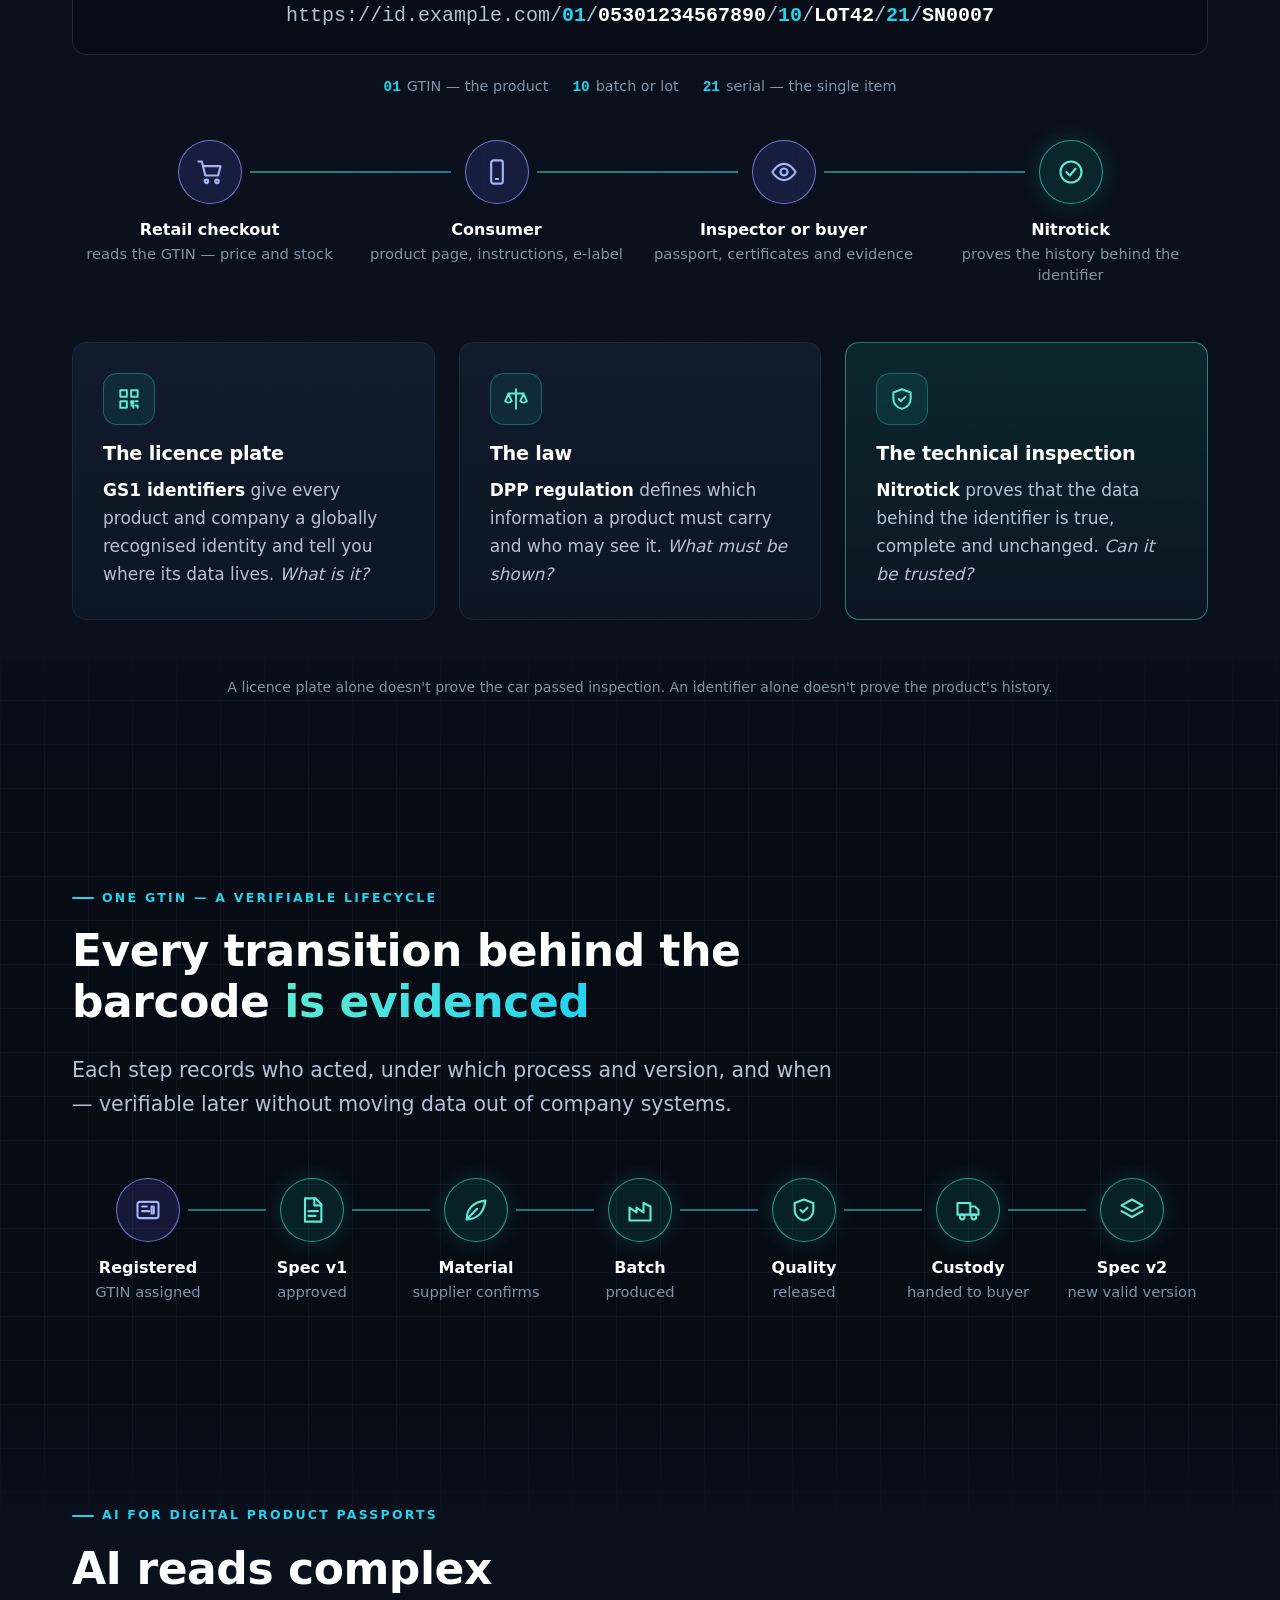
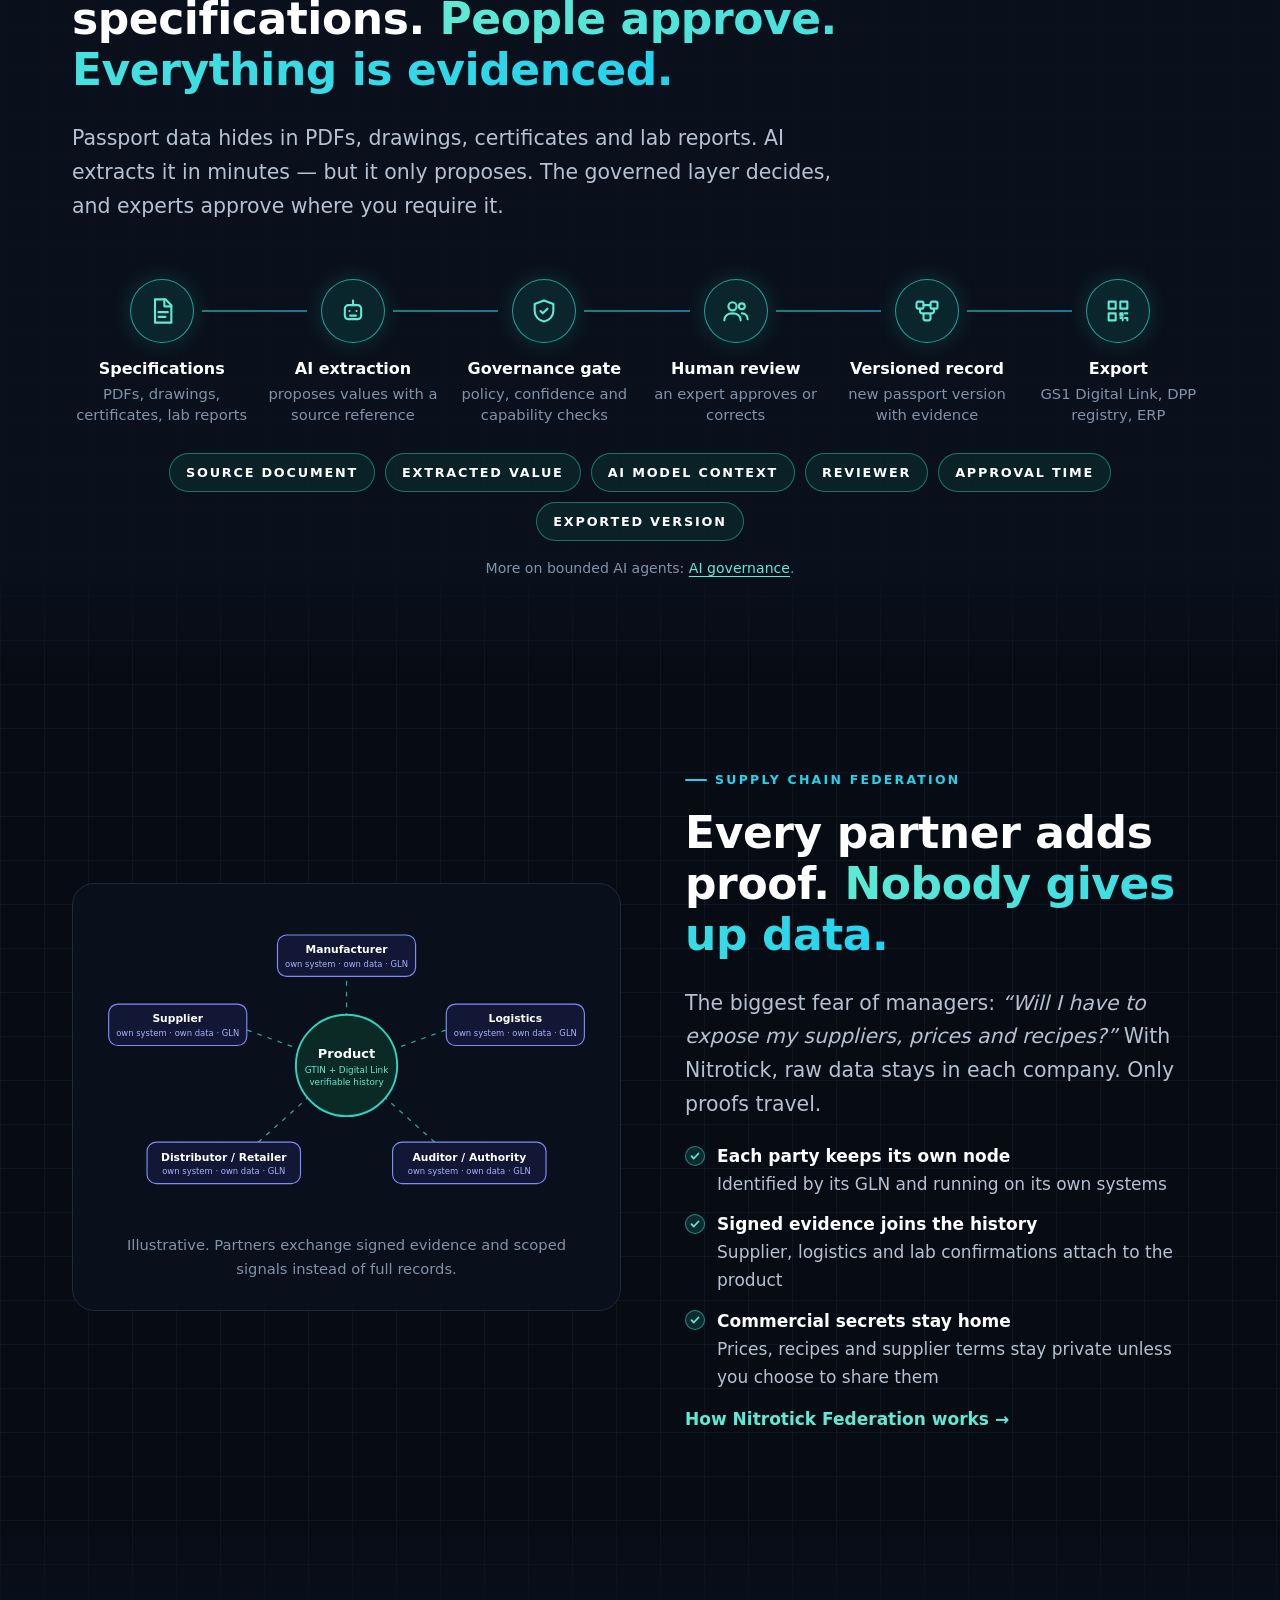
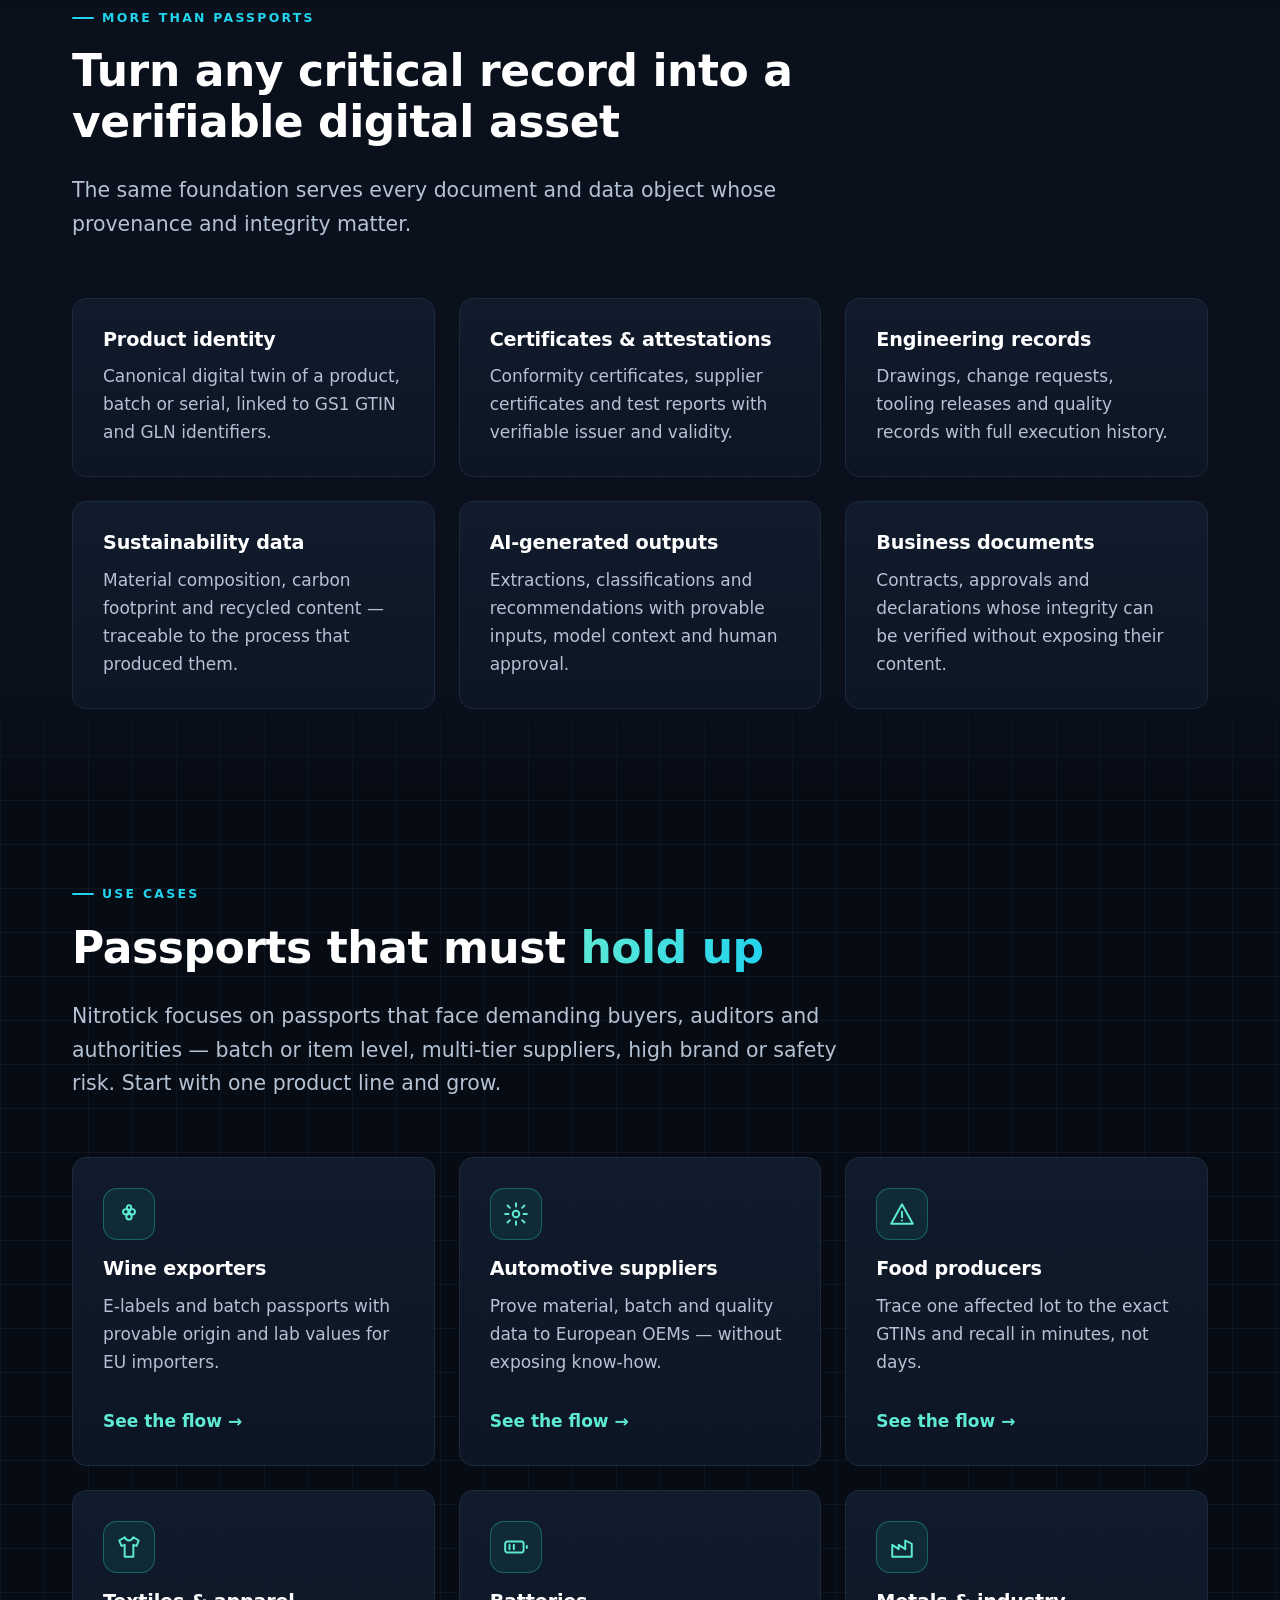
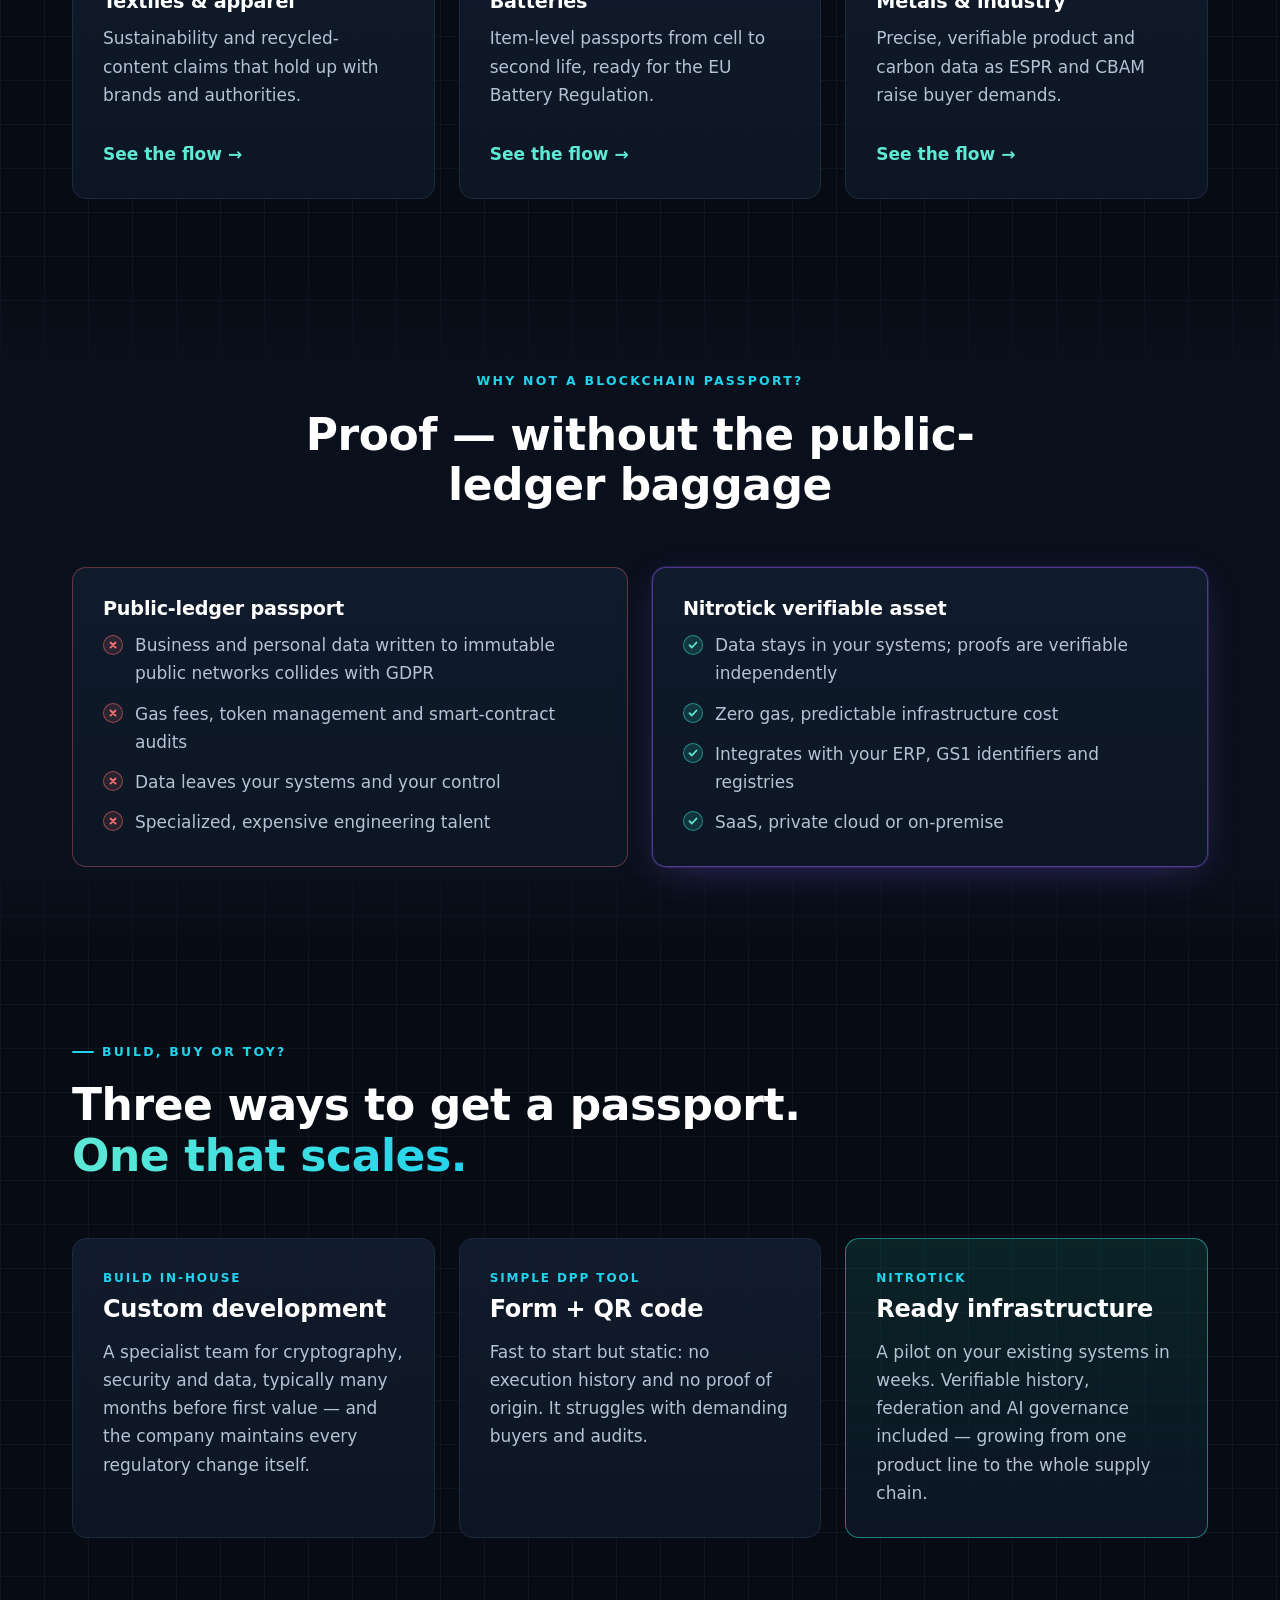
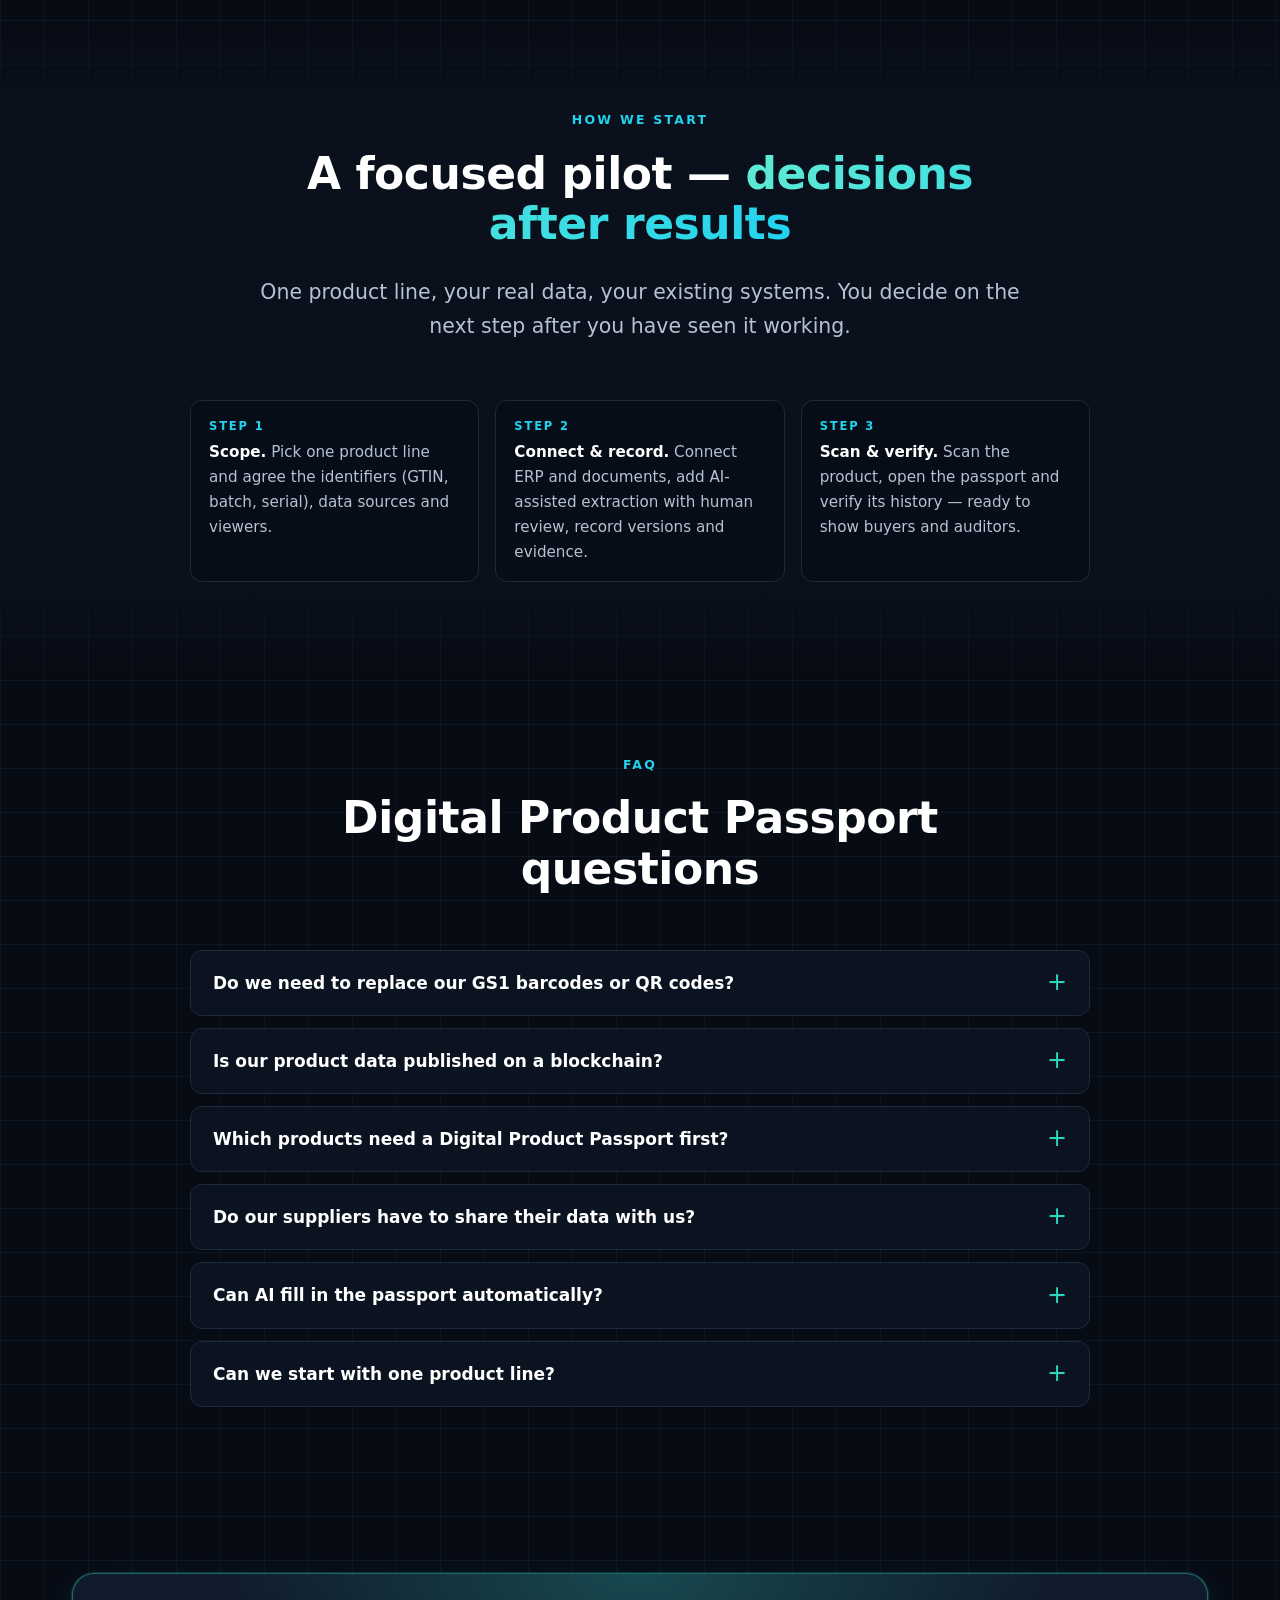
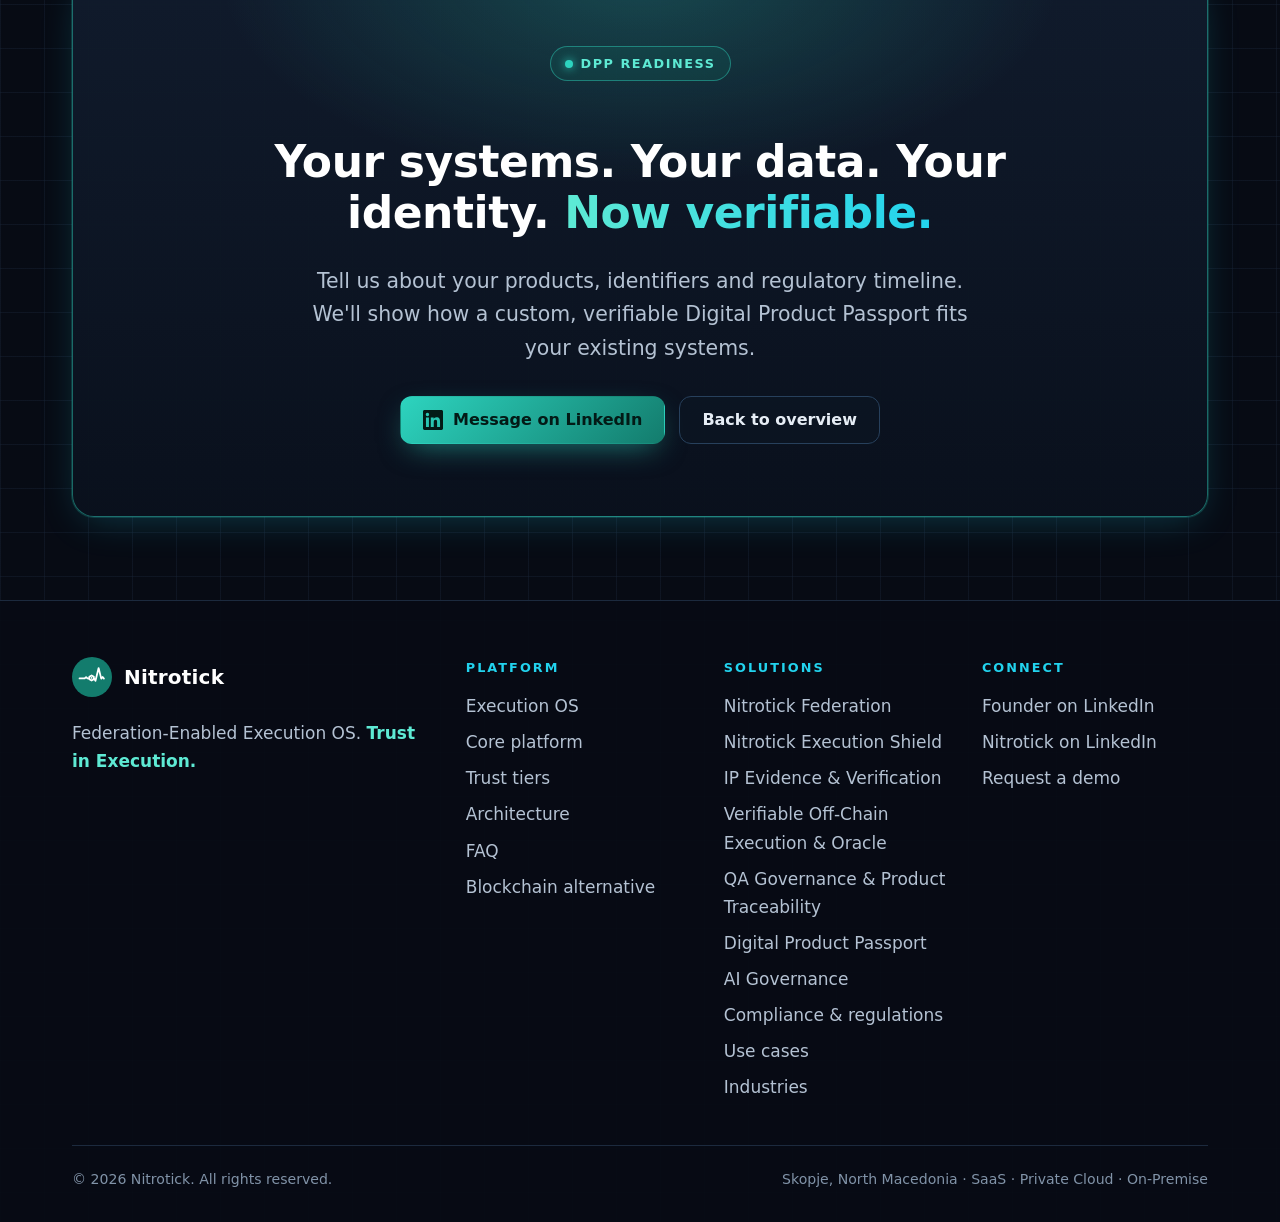
<file: digital-product-passport/index.html>
<!doctype html>
<html lang="en" dir="ltr">
<head>
  <meta charset="utf-8">
  <meta name="viewport" content="width=device-width, initial-scale=1, viewport-fit=cover">
  <title>Digital Product Passport (DPP) Platform | Nitrotick</title>
  <meta name="description" content="Build an EU Digital Product Passport on your GS1 identifiers and ERP data. Nitrotick adds versioned history, lineage, execution evidence and proof.">
  <meta name="keywords" content="digital product passport, DPP, ESPR, EU battery passport, GS1, GTIN, product traceability, verifiable digital assets, product provenance, compliance, GS1 Digital Link, battery passport, batch traceability, supply chain traceability, Nitrotick">
  <meta name="author" content="Aleksandar M. Tasevski">
  <meta name="robots" content="index, follow, max-image-preview:large, max-snippet:-1, max-video-preview:-1">
  <meta name="theme-color" content="#070b14">
  <meta name="color-scheme" content="dark">
  <meta name="format-detection" content="telephone=no">
  <link rel="canonical" href="https://nitrotick.com/digital-product-passport/">

  <meta property="og:type" content="website">
  <meta property="og:site_name" content="Nitrotick">
  <meta property="og:locale" content="en_US">
  <meta property="og:locale:alternate" content="mk_MK">
  <meta property="og:url" content="https://nitrotick.com/digital-product-passport/">
  <meta property="og:title" content="Digital Product Passport on Verifiable Digital Assets — Nitrotick">
  <meta property="og:description" content="Keep your systems and your data. Nitrotick adds the verification and trust layer for EU Digital Product Passports, traceability and auditability.">
  <meta property="og:image" content="https://nitrotick.com/assets/img/og/dpp.png">
  <meta property="og:image:type" content="image/png">
  <meta property="og:image:width" content="1200">
  <meta property="og:image:height" content="630">
  <meta property="og:image:alt" content="Nitrotick Digital Product Passport — passports you can independently verify.">
  <meta name="twitter:card" content="summary_large_image">
  <meta name="twitter:title" content="Digital Product Passport on Verifiable Digital Assets — Nitrotick">
  <meta name="twitter:description" content="Versioned state, lineage, execution evidence and independent proof for every product.">
  <meta name="twitter:image" content="https://nitrotick.com/assets/img/og/dpp.png">
  <meta name="twitter:image:alt" content="Nitrotick Digital Product Passport — passports you can independently verify.">

  <link rel="icon" href="../favicon.svg" type="image/svg+xml">
  <link rel="icon" href="../favicon-32.png" sizes="32x32" type="image/png">
  <link rel="apple-touch-icon" href="../apple-touch-icon.png">
  <link rel="manifest" href="../site.webmanifest">
  <link rel="stylesheet" href="../css/styles.css?v=20261019g">

  <script type="application/ld+json">
  {
    "@context": "https://schema.org",
    "@graph": [
      {
        "@type": "Organization",
        "@id": "https://nitrotick.com/#organization",
        "name": "Nitrotick",
        "url": "https://nitrotick.com/",
        "logo": "https://nitrotick.com/assets/img/logo-512.png",
        "description": "Verifiable execution infrastructure for enterprise AI, banks, fintech and regulated systems.",
        "founder": {
          "@type": "Person",
          "@id": "https://nitrotick.com/#founder",
          "name": "Aleksandar M. Tasevski",
          "jobTitle": "Founder & Principal Architect",
          "sameAs": [
            "https://www.linkedin.com/in/aleksandar-m-tasevski/"
          ]
        },
        "sameAs": [
          "https://www.linkedin.com/company/nitrotick/"
        ]
      },
      {
        "@type": "WebPage",
        "@id": "https://nitrotick.com/digital-product-passport/#webpage",
        "url": "https://nitrotick.com/digital-product-passport/",
        "name": "Digital Product Passport (DPP) on Verifiable Digital Assets",
        "description": "Custom EU Digital Product Passports built on existing GS1 identifiers, certificates and ERP data, with versioned state, lineage, execution evidence and independent cryptographic proof.",
        "isPartOf": {
          "@id": "https://nitrotick.com/#website"
        },
        "about": {
          "@id": "https://nitrotick.com/digital-product-passport/#service"
        },
        "breadcrumb": {
          "@id": "https://nitrotick.com/digital-product-passport/#breadcrumb"
        },
        "inLanguage": "en"
      },
      {
        "@type": "Service",
        "@id": "https://nitrotick.com/digital-product-passport/#service",
        "name": "Nitrotick Verifiable Digital Asset Platform",
        "serviceType": "Digital Product Passport and verifiable digital asset platform",
        "provider": {
          "@id": "https://nitrotick.com/#organization"
        },
        "areaServed": "European Union",
        "description": "Turns products, documents, certificates and business data into verifiable digital assets for Digital Product Passports, traceability and auditability.",
        "audience": {
          "@type": "BusinessAudience",
          "audienceType": "Manufacturers, exporters and suppliers preparing for EU Digital Product Passport requirements"
        },
        "category": "Digital Product Passport software"
      },
      {
        "@type": "FAQPage",
        "@id": "https://nitrotick.com/digital-product-passport/#faq",
        "isPartOf": {
          "@id": "https://nitrotick.com/digital-product-passport/#webpage"
        },
        "mainEntity": [
          {
            "@type": "Question",
            "name": "Do we need to replace our GS1 barcodes or QR codes?",
            "acceptedAnswer": {
              "@type": "Answer",
              "text": "No. Nitrotick works with your existing GTIN and GLN identifiers and GS1 Digital Link QR codes. Printed codes stay valid — Nitrotick adds a verifiable history behind them."
            }
          },
          {
            "@type": "Question",
            "name": "Is our product data published on a blockchain?",
            "acceptedAnswer": {
              "@type": "Answer",
              "text": "No. Your data stays in your own systems. Nitrotick records versioned state and execution evidence and produces cryptographic proofs that can be verified independently — without tokens, gas fees or a public ledger."
            }
          },
          {
            "@type": "Question",
            "name": "Which products need a Digital Product Passport first?",
            "acceptedAnswer": {
              "@type": "Answer",
              "text": "Under the EU Battery Regulation, electric-vehicle, industrial (above 2 kWh) and light-means-of-transport batteries need a battery passport from 18 February 2027. Under ESPR, requirements arrive product group by product group through delegated acts; textiles and iron and steel are among the first priorities in the European Commission’s working plan."
            }
          },
          {
            "@type": "Question",
            "name": "Do our suppliers have to share their data with us?",
            "acceptedAnswer": {
              "@type": "Answer",
              "text": "No. With Nitrotick Federation each supplier keeps its own data and systems and contributes signed confirmations — for example a material certificate or a lab result. Only the evidence the passport needs is shared."
            }
          },
          {
            "@type": "Question",
            "name": "Can AI fill in the passport automatically?",
            "acceptedAnswer": {
              "@type": "Answer",
              "text": "AI extracts values from specifications, certificates and lab reports and proposes them with a source reference. Nitrotick checks each proposal against policy, routes it to human review where you require it, and records who approved which value and when."
            }
          },
          {
            "@type": "Question",
            "name": "Can we start with one product line?",
            "acceptedAnswer": {
              "@type": "Answer",
              "text": "Yes. Most companies start with one product line on their existing systems and extend to more products, suppliers and markets once the pilot proves its value. Nitrotick runs as SaaS, in a private cloud or on-premise."
            }
          }
        ]
      },
      {
        "@type": "BreadcrumbList",
        "@id": "https://nitrotick.com/digital-product-passport/#breadcrumb",
        "itemListElement": [
          {
            "@type": "ListItem",
            "position": 1,
            "name": "Home",
            "item": "https://nitrotick.com/"
          },
          {
            "@type": "ListItem",
            "position": 2,
            "name": "Digital Product Passport",
            "item": "https://nitrotick.com/digital-product-passport/"
          }
        ]
      }
    ]
  }
  </script>
</head>
<body>
  <a class="skip-link" href="#main">Skip to content</a>

  <header class="site-header">
    <nav class="container nav" aria-label="Primary">
      <a class="brand" href="../" aria-label="Nitrotick home">
        <img src="../assets/img/logo-mark.svg" alt="" width="40" height="40">
        <span>Nitrotick</span>
      </a>
      <input class="nav-toggle" type="checkbox" id="nav-toggle" aria-label="Toggle navigation menu">
      <label class="nav-toggle-label" for="nav-toggle" aria-hidden="true"><span></span></label>
      <ul class="nav-menu">
        <li><a href="../execution-os/">Execution OS</a></li>
        <li class="nav-dd">
          <a class="nav-dd-link is-current" href="../#products" aria-haspopup="true">Products</a>
          <ul class="nav-sub">
            <li class="nav-sub-label">Products</li>
            <li><a href="../federation/"><strong>Nitrotick Federation</strong><span>Governed execution across independent organizations</span></a></li>
            <li><a href="../ip-evidence-verification/"><strong>IP Evidence &amp; Verification</strong><span>Verifiable evidence of IP creation and version history</span></a></li>
            <li><a href="../verifiable-off-chain-execution/"><strong>Verifiable Off-Chain Execution &amp; Oracle</strong><span>Governed execution for blockchain and DLT</span></a></li>
            <li><a href="../qa-governance-traceability/"><strong>QA Governance &amp; Product Traceability</strong><span>QA workflows, batch recall and GS1 Digital Link</span></a></li>
            <li><a href="./" aria-current="page"><strong>Digital Product Passport</strong><span>Product identity, versioning and DPP</span></a></li>
            <li><a href="../ai-governance/"><strong>AI Governance</strong><span>Governed AI agent actions with verifiable evidence</span></a></li>
            <li class="nav-sub-label">Solutions</li>
            <li><a href="../execution-shield/"><strong>Nitrotick Execution Shield</strong><span>Execution security within and across institutions</span></a></li>
          </ul>
        </li>
        <li><a href="../blockchain-alternative/">Blockchain Alternative</a></li>
        <li><a href="../verifiable-off-chain-execution/">Verifiable Off-Chain Execution &amp; Oracle</a></li>
        <li><a href="../compliance/">Compliance</a></li>
        <li><a href="../use-cases/">Use Cases</a></li>
        <li><a class="btn btn--primary" href="#contact">Request a demo</a></li>
      </ul>
    </nav>
  </header>

  <main id="main">
    <!-- ================= HERO ================= -->
    <section class="hero hero--page" aria-labelledby="hero-title">
      <div class="container">
        <nav class="breadcrumb" aria-label="Breadcrumb">
          <ol>
            <li><a href="../">Home</a></li>
            <li aria-current="page">Digital Product Passport</li>
          </ol>
        </nav>
        <div class="section-head">
          <span class="pill"><span class="dot" aria-hidden="true"></span>Verifiable Digital Asset Platform</span>
          <h1 id="hero-title">Digital Product Passports you can <span class="accent">independently verify.</span></h1>
          <p class="lead">Your GS1 identifiers, certificates, attestations, technical documents and ERP data don't need to move onto a public blockchain. Keep your systems and your data — Nitrotick adds the verification and trust layer.</p>
          <div class="btn-row">
            <a class="btn btn--primary" href="#contact">Request a DPP demo</a>
            <a class="btn btn--ghost" href="#how">How it works</a>
          </div>
        </div>

        <figure class="diagram diagram--scroll" id="how">
          <svg viewBox="0 0 960 470" role="img" aria-labelledby="dpp-title dpp-desc">
            <title id="dpp-title">From existing systems to a verified digital asset</title>
            <desc id="dpp-desc">ERP systems, GS1 registries, existing passports and certificates feed the Nitrotick core platform, which provides product identity, versioning and history, governed execution, execution evidence and proof and verification, producing a verified, publicly auditable product asset.</desc>
            <defs>
              <linearGradient id="dpp-link" x1="0" x2="1">
                <stop offset="0" stop-color="#2DD4BF" stop-opacity=".9"/>
                <stop offset="1" stop-color="#22D3EE" stop-opacity=".9"/>
              </linearGradient>
            </defs>
            <g class="svg-text">
              <!-- existing systems -->
              <rect x="10" y="10" width="262" height="450" rx="16" fill="#0A111D" stroke="#1C2A3E"/>
              <text x="30" y="40" fill="#8193A8" font-size="11" font-weight="700" letter-spacing="1.6">YOUR EXISTING SYSTEMS</text>
              <g fill="#0C1A1C" stroke="#2DD4BF" stroke-opacity=".7">
                <rect x="30" y="58" width="222" height="80" rx="12"/>
                <rect x="30" y="152" width="222" height="80" rx="12"/>
                <rect x="30" y="246" width="222" height="80" rx="12"/>
                <rect x="30" y="340" width="222" height="80" rx="12"/>
              </g>
              <g fill="#fff" font-size="15" font-weight="700">
                <text x="50" y="92">ERP Systems</text>
                <text x="50" y="186">GS1 Registries</text>
                <text x="50" y="280">Product Passports</text>
                <text x="50" y="374">Certificates</text>
              </g>
              <g fill="#8193A8" font-size="12">
                <text x="50" y="114">SAP · Oracle · Custom</text>
                <text x="50" y="208">GTIN · GLN identifiers</text>
                <text x="50" y="302">DPP · sector registries</text>
                <text x="50" y="396">Documents · Attestations</text>
              </g>

              <!-- links -->
              <g fill="none" stroke="url(#dpp-link)" stroke-width="2" class="anim-dash">
                <path d="M252 98C300 98 300 110 352 110"/>
                <path d="M252 192C300 192 300 178 352 178"/>
                <path d="M252 286C300 286 300 314 352 314"/>
                <path d="M252 380C300 380 300 382 352 382"/>
              </g>

              <!-- core -->
              <rect x="352" y="10" width="270" height="450" rx="16" fill="#0B1624" stroke="#22D3EE" stroke-width="2"/>
              <text x="372" y="40" fill="#22D3EE" font-size="11" font-weight="700" letter-spacing="1.6">CORE PLATFORM</text>
              <text x="372" y="66" fill="#fff" font-size="22" font-weight="800">NITROTICK</text>
              <g fill="#0D1B2A" stroke="#27405C">
                <rect x="372" y="84" width="230" height="54" rx="10"/>
                <rect x="372" y="152" width="230" height="54" rx="10"/>
                <rect x="372" y="220" width="230" height="54" rx="10"/>
                <rect x="372" y="288" width="230" height="54" rx="10"/>
                <rect x="372" y="356" width="230" height="54" rx="10" fill="#0B2A2E" stroke="#2DD4BF"/>
              </g>
              <g fill="#22D3EE"><circle cx="388" cy="111" r="4"/><circle cx="388" cy="179" r="4"/><circle cx="388" cy="247" r="4"/><circle cx="388" cy="315" r="4"/><circle cx="388" cy="383" r="4"/></g>
              <g fill="#fff" font-size="14" font-weight="700">
                <text x="402" y="108">Product Identity</text>
                <text x="402" y="176">Versioning &amp; History</text>
                <text x="402" y="244">Governed Execution</text>
                <text x="402" y="312">Execution Evidence</text>
                <text x="402" y="380">Proof &amp; Verification</text>
              </g>
              <g fill="#8193A8" font-size="11">
                <text x="402" y="126">Canonical digital representation</text>
                <text x="402" y="194">Tamper-evident state lineage</text>
                <text x="402" y="262">Durable workflow attestation</text>
                <text x="402" y="330">Audit-ready cryptographic logs</text>
                <text x="402" y="398" fill="#5EEAD4">Independent public auditability</text>
              </g>
              <rect x="366" y="424" width="242" height="26" rx="13" fill="none" stroke="#22D3EE"/>
              <text x="487" y="441" text-anchor="middle" fill="#22D3EE" font-size="10" font-weight="700">Cryptographic proof. No blockchain.</text>

              <path d="M622 235H700" stroke="#2DD4BF" stroke-width="2.5" stroke-dasharray="6 6" class="anim-dash"/>

              <!-- outcome -->
              <rect x="700" y="10" width="250" height="450" rx="16" fill="#0A1A1A" stroke="#2DD4BF" stroke-width="2"/>
              <text x="720" y="40" fill="#2DD4BF" font-size="11" font-weight="700" letter-spacing="1.6">TRUST OUTCOME</text>
              <text x="825" y="82" text-anchor="middle" fill="#fff" font-size="17" font-weight="800">VERIFIED ASSET</text>
              <text x="825" y="102" text-anchor="middle" fill="#8193A8" font-size="12">Nitrotick product card</text>
              <rect x="765" y="120" width="120" height="120" rx="12" fill="#fff"/>
              <g fill="#137C6D">
                <path d="M777 132h30v30h-30zM843 132h30v30h-30zM777 198h30v30h-30z" fill="none" stroke="#137C6D" stroke-width="7"/>
                <rect x="786" y="141" width="12" height="12"/><rect x="852" y="141" width="12" height="12"/><rect x="786" y="207" width="12" height="12"/>
                <rect x="818" y="134" width="12" height="12"/><rect x="818" y="160" width="12" height="20"/><rect x="838" y="176" width="14" height="12"/>
                <rect x="858" y="176" width="16" height="10"/><rect x="822" y="196" width="14" height="14"/><rect x="846" y="204" width="12" height="12"/>
                <rect x="860" y="220" width="14" height="10"/><rect x="784" y="176" width="22" height="10"/><rect x="826" y="220" width="22" height="10"/>
              </g>
              <circle cx="825" cy="300" r="34" fill="none" stroke="#2DD4BF" stroke-dasharray="4 5"/>
              <circle cx="825" cy="300" r="24" fill="#0B2A25" stroke="#2DD4BF" stroke-width="2"/>
              <path d="M814 300l8 8 15-16" fill="none" stroke="#5EEAD4" stroke-width="3.5" stroke-linecap="round" stroke-linejoin="round"/>
              <text x="825" y="366" text-anchor="middle" fill="#2DD4BF" font-size="16" font-weight="800">Public Audit Ready</text>
              <text x="825" y="388" text-anchor="middle" fill="#8193A8" font-size="12">Independently verifiable</text>
              <rect x="760" y="412" width="130" height="28" rx="14" fill="#0B2A25" stroke="#2DD4BF"/>
              <text x="825" y="430" text-anchor="middle" fill="#5EEAD4" font-size="11" font-weight="700" letter-spacing="1">✓ VERIFIED</text>
            </g>
          </svg>
          <figcaption>Illustrative product card. Your systems, registries and identifiers stay where they are.</figcaption>
        </figure>
      </div>
    </section>

    <!-- ================= REGULATION CONTEXT ================= -->
    <section class="section section--alt" aria-labelledby="ctx-title">
      <div class="container split">
        <div>
          <span class="eyebrow">Regulatory context</span>
          <h2 id="ctx-title">The EU is making product data verifiable</h2>
          <p class="lead">Under the Ecodesign for Sustainable Products Regulation (ESPR) and sector rules such as the EU Battery Regulation, Digital Product Passports become a market-access requirement — product group by product group.</p>
          <p>Manufacturers, importers and suppliers must be able to show what was recorded about a product, where it came from and which version is valid — across supply chains, over the product's whole lifecycle.</p>
        </div>
        <div class="card">
          <h3>Every Nitrotick asset carries</h3>
          <ul class="check-list">
            <li>Versioned digital state</li>
            <li>Lineage and traceability</li>
            <li>Durable execution evidence</li>
            <li>Cryptographic proof</li>
            <li>Independent verification</li>
            <li>Audit-ready history</li>
          </ul>
        </div>
      </div>
    </section>

    <!-- ================= GRANULARITY ================= -->
    <section class="section" aria-labelledby="gran-title">
      <div class="container">
        <div class="section-head">
          <span class="eyebrow">Passport granularity</span>
          <h2 id="gran-title">Not every passport is the same. <span class="accent">Detail defines difficulty.</span></h2>
          <p class="lead">EU product rules define the level at which a passport applies. The finer the level, the more the passport depends on proving what happened — not just displaying data.</p>
        </div>
        <div class="grid grid--3">
          <article class="card tier">
            <span class="card-kicker">Level 1</span>
            <h3>Model level</h3>
            <p class="tagline">One passport for every identical product of a model.</p>
            <p>Example: a basic textile or furniture model. Static product data is often enough.</p>
          </article>
          <article class="card tier card--glow">
            <span class="card-kicker">Level 2</span>
            <h3>Batch level</h3>
            <p class="tagline">Each production batch has its own passport.</p>
            <p>Example: food, wine or garments from different fibre lots — each batch with its own suppliers, materials and dates. Needs verifiable lineage.</p>
          </article>
          <article class="card tier card--glow">
            <span class="card-kicker">Level 3</span>
            <h3>Item level</h3>
            <p class="tagline">Every single item has a unique passport and lifecycle.</p>
            <p>Example: batteries and automotive parts — service, repair, second life and recycling over many years. Needs verifiable execution.</p>
          </article>
        </div>
      </div>
    </section>

    <!-- ================= STATIC VS EXECUTION ================= -->
    <section class="section section--alt" aria-labelledby="static-title">
      <div class="container">
        <div class="section-head section-head--center">
          <span class="eyebrow">Static DPP vs. DPP with execution</span>
          <h2 id="static-title">A record is a claim. <span class="accent">Execution is proof.</span></h2>
        </div>
        <div class="grid grid--2">
          <div class="card card--bad">
            <h3>Typical static passport</h3>
            <ul class="cross-list">
              <li>A web page behind a QR code, filled from a form or an ERP export</li>
              <li>Trust on the word — anyone with access can change the text</li>
              <li>Partners exchange Excel files and e-mail, or must share one system</li>
              <li>No history of who approved what, under which rule and when</li>
            </ul>
          </div>
          <div class="card card--good">
            <h3>Nitrotick passport with execution</h3>
            <ul class="check-list">
              <li><strong>Living history</strong>Every version and state transition carries its own evidence</li>
              <li><strong>Verifiable</strong>Tamper-evident and independently checkable years later</li>
              <li><strong>Federated</strong>Each partner works in its own system; only proofs are shared</li>
              <li><strong>Governed</strong>Approvals, AI-assisted steps and policy versions are recorded</li>
            </ul>
          </div>
        </div>
      </div>
    </section>

    <!-- ================= QUESTIONS ================= -->
    <section class="section" aria-labelledby="q-title">
      <div class="container split">
        <div>
          <span class="eyebrow">Beyond a data sheet</span>
          <h2 id="q-title">Five questions every passport must answer</h2>
          <p class="lead">A PDF or a database row can't prove its own history. A Nitrotick verifiable asset can.</p>
          <p>With Nitrotick you build a custom Digital Product Passport around your products, your regulatory requirements and your existing enterprise systems — not around a generic template.</p>
        </div>
        <ol class="questions">
          <li>What was recorded?</li>
          <li>Where did it come from?</li>
          <li>Which process produced it?</li>
          <li>Which version is valid?</li>
          <li>Can it still be independently verified?</li>
        </ol>
      </div>
    </section>

    <!-- ================= GS1 DIGITAL LINK ================= -->
    <section class="section section--alt" aria-labelledby="dl-title">
      <div class="container">
        <div class="section-head">
          <span class="eyebrow">Built on GS1 standards</span>
          <h2 id="dl-title">One QR code. <span class="accent">The right information for each viewer.</span></h2>
          <p class="lead">GS1 Digital Link turns the familiar product identifier into a web address. The same code on the pack serves the checkout, the consumer, the inspector — and the verifiable history behind the product.</p>
        </div>
        <p class="uri" aria-label="Example GS1 Digital Link URI">https://id.example.com/<b>01</b>/<em>05301234567890</em>/<b>10</b>/<em>LOT42</em>/<b>21</b>/<em>SN0007</em></p>
        <ul class="uri-legend">
          <li><b>01</b>GTIN — the product</li>
          <li><b>10</b>batch or lot</li>
          <li><b>21</b>serial — the single item</li>
        </ul>
        <ol class="timeline" style="--steps:4" aria-label="Who reads a GS1 Digital Link">
            <li class="tl-id"><span class="tl-icon" aria-hidden="true"><svg viewBox="0 0 24 24" fill="none" stroke="currentColor" stroke-width="1.8" stroke-linecap="round" stroke-linejoin="round"><circle cx="9" cy="20" r="1.5"/><circle cx="18" cy="20" r="1.5"/><path d="M2 3h3l3 12h11l2-8H6"/></svg></span><strong>Retail checkout</strong>reads the GTIN — price and stock</li>
            <li class="tl-id"><span class="tl-icon" aria-hidden="true"><svg viewBox="0 0 24 24" fill="none" stroke="currentColor" stroke-width="1.8" stroke-linecap="round" stroke-linejoin="round"><rect x="7" y="2" width="10" height="20" rx="2"/><path d="M11 18h2"/></svg></span><strong>Consumer</strong>product page, instructions, e-label</li>
            <li class="tl-id"><span class="tl-icon" aria-hidden="true"><svg viewBox="0 0 24 24" fill="none" stroke="currentColor" stroke-width="1.8" stroke-linecap="round" stroke-linejoin="round"><path d="M2 12s4-7 10-7 10 7 10 7-4 7-10 7S2 12 2 12z"/><circle cx="12" cy="12" r="3"/></svg></span><strong>Inspector or buyer</strong>passport, certificates and evidence</li>
            <li><span class="tl-icon" aria-hidden="true"><svg viewBox="0 0 24 24" fill="none" stroke="currentColor" stroke-width="1.8" stroke-linecap="round" stroke-linejoin="round"><circle cx="12" cy="12" r="9"/><path d="M8 12l3 3 5-6"/></svg></span><strong>Nitrotick</strong>proves the history behind the identifier</li>
          </ol>
        <div class="grid grid--3 mt-lg">
          <article class="card"><div class="card-icon" aria-hidden="true"><svg viewBox="0 0 24 24" fill="none" stroke="currentColor" stroke-width="1.8" stroke-linecap="round" stroke-linejoin="round"><path d="M4 4h6v6H4zM14 4h6v6h-6zM4 14h6v6H4zM14 14h2v2h-2zM18 14h2M14 18h2v2M18 18h2v2"/></svg></div><h3>The licence plate</h3><p><strong>GS1 identifiers</strong> give every product and company a globally recognised identity and tell you where its data lives. <em>What is it?</em></p></article>
          <article class="card"><div class="card-icon" aria-hidden="true"><svg viewBox="0 0 24 24" fill="none" stroke="currentColor" stroke-width="1.8" stroke-linecap="round" stroke-linejoin="round"><path d="M12 3v18M5 7h14M5 7l-3 7a4 4 0 0 0 6 0zM19 7l-3 7a4 4 0 0 0 6 0z"/></svg></div><h3>The law</h3><p><strong>DPP regulation</strong> defines which information a product must carry and who may see it. <em>What must be shown?</em></p></article>
          <article class="card card--featured"><div class="card-icon" aria-hidden="true"><svg viewBox="0 0 24 24" fill="none" stroke="currentColor" stroke-width="1.8" stroke-linecap="round" stroke-linejoin="round"><path d="M12 3l8 3v6c0 4.5-3.4 8.3-8 9-4.6-.7-8-4.5-8-9V6z"/><path d="M9 12l2 2 4-4"/></svg></div><h3>The technical inspection</h3><p><strong>Nitrotick</strong> proves that the data behind the identifier is true, complete and unchanged. <em>Can it be trusted?</em></p></article>
        </div>
        <p class="note center mt-lg">A licence plate alone doesn't prove the car passed inspection. An identifier alone doesn't prove the product's history.</p>
      </div>
    </section>

    <!-- ================= LIFECYCLE ================= -->
    <section class="section" aria-labelledby="life-title">
      <div class="container">
        <div class="section-head">
          <span class="eyebrow">One GTIN — a verifiable lifecycle</span>
          <h2 id="life-title">Every transition behind the barcode <span class="accent">is evidenced</span></h2>
          <p class="lead">Each step records who acted, under which process and version, and when — verifiable later without moving data out of company systems.</p>
        </div>
        <ol class="timeline" style="--steps:7" aria-label="Lifecycle of one GTIN">
            <li class="tl-id"><span class="tl-icon" aria-hidden="true"><svg viewBox="0 0 24 24" fill="none" stroke="currentColor" stroke-width="1.8" stroke-linecap="round" stroke-linejoin="round"><rect x="3" y="5" width="18" height="14" rx="2"/><path d="M7 9h4M7 13h6M15 9h2v6h-2z"/></svg></span><strong>Registered</strong>GTIN assigned</li>
            <li><span class="tl-icon" aria-hidden="true"><svg viewBox="0 0 24 24" fill="none" stroke="currentColor" stroke-width="1.8" stroke-linecap="round" stroke-linejoin="round"><path d="M6 2h9l5 5v15H6z"/><path d="M14 2v6h6M9 13h8M9 17h6"/></svg></span><strong>Spec v1</strong>approved</li>
            <li><span class="tl-icon" aria-hidden="true"><svg viewBox="0 0 24 24" fill="none" stroke="currentColor" stroke-width="1.8" stroke-linecap="round" stroke-linejoin="round"><path d="M4 20c0-9 6-15 16-16-1 10-7 16-16 16z"/><path d="M4 20l9-9"/></svg></span><strong>Material</strong>supplier confirms</li>
            <li><span class="tl-icon" aria-hidden="true"><svg viewBox="0 0 24 24" fill="none" stroke="currentColor" stroke-width="1.8" stroke-linecap="round" stroke-linejoin="round"><path d="M3 21V10l6 4V10l6 4V6l6 3v12z"/></svg></span><strong>Batch</strong>produced</li>
            <li><span class="tl-icon" aria-hidden="true"><svg viewBox="0 0 24 24" fill="none" stroke="currentColor" stroke-width="1.8" stroke-linecap="round" stroke-linejoin="round"><path d="M12 3l8 3v6c0 4.5-3.4 8.3-8 9-4.6-.7-8-4.5-8-9V6z"/><path d="M9 12l2 2 4-4"/></svg></span><strong>Quality</strong>released</li>
            <li><span class="tl-icon" aria-hidden="true"><svg viewBox="0 0 24 24" fill="none" stroke="currentColor" stroke-width="1.8" stroke-linecap="round" stroke-linejoin="round"><path d="M3 6h11v10H3zM14 9h4l3 3v4h-7"/><circle cx="7" cy="18" r="2"/><circle cx="17" cy="18" r="2"/></svg></span><strong>Custody</strong>handed to buyer</li>
            <li><span class="tl-icon" aria-hidden="true"><svg viewBox="0 0 24 24" fill="none" stroke="currentColor" stroke-width="1.8" stroke-linecap="round" stroke-linejoin="round"><path d="M12 3l9 5-9 5-9-5z"/><path d="M3 13l9 5 9-5"/></svg></span><strong>Spec v2</strong>new valid version</li>
          </ol>
      </div>
    </section>

    <!-- ================= AI EXTRACTION ================= -->
    <section class="section section--alt" aria-labelledby="ai-title">
      <div class="container">
        <div class="section-head">
          <span class="eyebrow">AI for Digital Product Passports</span>
          <h2 id="ai-title">AI reads complex specifications. <span class="accent">People approve. Everything is evidenced.</span></h2>
          <p class="lead">Passport data hides in PDFs, drawings, certificates and lab reports. AI extracts it in minutes — but it only proposes. The governed layer decides, and experts approve where you require it.</p>
        </div>
        <ol class="timeline" style="--steps:6" aria-label="AI-assisted passport workflow">
            <li><span class="tl-icon" aria-hidden="true"><svg viewBox="0 0 24 24" fill="none" stroke="currentColor" stroke-width="1.8" stroke-linecap="round" stroke-linejoin="round"><path d="M6 2h9l5 5v15H6z"/><path d="M14 2v6h6M9 13h8M9 17h6"/></svg></span><strong>Specifications</strong>PDFs, drawings, certificates, lab reports</li>
            <li><span class="tl-icon" aria-hidden="true"><svg viewBox="0 0 24 24" fill="none" stroke="currentColor" stroke-width="1.8" stroke-linecap="round" stroke-linejoin="round"><rect x="5" y="7" width="14" height="12" rx="3"/><path d="M12 3v4M9 12h.01M15 12h.01M9.5 16h5"/></svg></span><strong>AI extraction</strong>proposes values with a source reference</li>
            <li><span class="tl-icon" aria-hidden="true"><svg viewBox="0 0 24 24" fill="none" stroke="currentColor" stroke-width="1.8" stroke-linecap="round" stroke-linejoin="round"><path d="M12 3l8 3v6c0 4.5-3.4 8.3-8 9-4.6-.7-8-4.5-8-9V6z"/><path d="M9 12l2 2 4-4"/></svg></span><strong>Governance gate</strong>policy, confidence and capability checks</li>
            <li><span class="tl-icon" aria-hidden="true"><svg viewBox="0 0 24 24" fill="none" stroke="currentColor" stroke-width="1.8" stroke-linecap="round" stroke-linejoin="round"><circle cx="9" cy="8" r="3.5"/><path d="M2 20c0-4 3-6 7-6s7 2 7 6"/><circle cx="17" cy="8" r="2.5"/><path d="M17 14c3 0 5 2 5 5"/></svg></span><strong>Human review</strong>an expert approves or corrects</li>
            <li><span class="tl-icon" aria-hidden="true"><svg viewBox="0 0 24 24" fill="none" stroke="currentColor" stroke-width="1.8" stroke-linecap="round" stroke-linejoin="round"><rect x="3" y="4" width="6" height="6" rx="1.5"/><rect x="15" y="4" width="6" height="6" rx="1.5"/><rect x="9" y="14" width="6" height="6" rx="1.5"/><path d="M9 7h6M18 10v2a2 2 0 0 1-2 2h-1M6 10v2a2 2 0 0 0 2 2h1"/></svg></span><strong>Versioned record</strong>new passport version with evidence</li>
            <li><span class="tl-icon" aria-hidden="true"><svg viewBox="0 0 24 24" fill="none" stroke="currentColor" stroke-width="1.8" stroke-linecap="round" stroke-linejoin="round"><path d="M4 4h6v6H4zM14 4h6v6h-6zM4 14h6v6H4zM14 14h2v2h-2zM18 14h2M14 18h2v2M18 18h2v2"/></svg></span><strong>Export</strong>GS1 Digital Link, DPP registry, ERP</li>
          </ol>
        <div class="strip" aria-label="What the evidence log records">
          <span>Source document</span><span>Extracted value</span><span>AI model context</span><span>Reviewer</span><span>Approval time</span><span>Exported version</span>
        </div>
        <p class="note center">More on bounded AI agents: <a href="../ai-governance/">AI governance</a>.</p>
      </div>
    </section>

    <!-- ================= SUPPLY CHAIN FEDERATION ================= -->
    <section class="section" aria-labelledby="fed-title">
      <div class="container split">
        <figure class="diagram diagram--scroll diagram--compact">
          <svg viewBox="0 0 640 400" role="img" aria-labelledby="fed-t fed-d">
            <title id="fed-t">Supply chain federation around one product</title>
            <desc id="fed-d">Manufacturer, supplier, logistics, distributor and auditor each run their own system with their own data and GLN, and add signed evidence to the verifiable history of one product identified by its GTIN and GS1 Digital Link.</desc>
            <g class="svg-text">
              <g stroke="#2DD4BF" stroke-width="1.6" stroke-dasharray="5 5" opacity=".8" class="anim-dash">
                <path d="M320 138V84"/><path d="M262 180L180 150"/><path d="M378 180L460 150"/><path d="M272 240L205 300"/><path d="M368 240L435 300"/>
              </g>
              <circle cx="320" cy="200" r="66" fill="#0B2A25" stroke="#2DD4BF" stroke-width="2.5"/>
              <text x="320" y="190" text-anchor="middle" fill="#fff" font-size="17" font-weight="800">Product</text>
              <text x="320" y="210" text-anchor="middle" fill="#5EEAD4" font-size="11.5">GTIN + Digital Link</text>
              <text x="320" y="226" text-anchor="middle" fill="#5EEAD4" font-size="11.5">verifiable history</text>
              <g fill="#111735" stroke="#818CF8" stroke-width="1.5">
                <rect x="230" y="30" width="180" height="54" rx="12"/><rect x="10" y="120" width="180" height="54" rx="12"/>
                <rect x="450" y="120" width="180" height="54" rx="12"/><rect x="60" y="300" width="200" height="54" rx="12"/>
                <rect x="380" y="300" width="200" height="54" rx="12"/>
              </g>
              <g fill="#fff" font-size="14" font-weight="700" text-anchor="middle">
                <text x="320" y="54">Manufacturer</text><text x="100" y="144">Supplier</text><text x="540" y="144">Logistics</text>
                <text x="160" y="324">Distributor / Retailer</text><text x="480" y="324">Auditor / Authority</text>
              </g>
              <g fill="#A5B4FC" font-size="11" text-anchor="middle">
                <text x="320" y="72">own system · own data · GLN</text><text x="100" y="162">own system · own data · GLN</text>
                <text x="540" y="162">own system · own data · GLN</text><text x="160" y="342">own system · own data · GLN</text>
                <text x="480" y="342">own system · own data · GLN</text>
              </g>
            </g>
          </svg>
          <figcaption>Illustrative. Partners exchange signed evidence and scoped signals instead of full records.</figcaption>
        </figure>
        <div>
          <span class="eyebrow">Supply chain federation</span>
          <h2 id="fed-title">Every partner adds proof. <span class="accent">Nobody gives up data.</span></h2>
          <p class="lead">The biggest fear of managers: <em>“Will I have to expose my suppliers, prices and recipes?”</em> With Nitrotick, raw data stays in each company. Only proofs travel.</p>
          <ul class="check-list">
            <li><strong>Each party keeps its own node</strong>Identified by its GLN and running on its own systems</li>
            <li><strong>Signed evidence joins the history</strong>Supplier, logistics and lab confirmations attach to the product</li>
            <li><strong>Commercial secrets stay home</strong>Prices, recipes and supplier terms stay private unless you choose to share them</li>
          </ul>
          <a class="card-link" href="../federation/">How Nitrotick Federation works</a>
        </div>
      </div>
    </section>

    <!-- ================= ASSET TYPES ================= -->
    <section class="section section--alt" aria-labelledby="assets-title">
      <div class="container">
        <div class="section-head">
          <span class="eyebrow">More than passports</span>
          <h2 id="assets-title">Turn any critical record into a verifiable digital asset</h2>
          <p class="lead">The same foundation serves every document and data object whose provenance and integrity matter.</p>
        </div>
        <div class="grid grid--3">
          <article class="card"><h3>Product identity</h3><p>Canonical digital twin of a product, batch or serial, linked to GS1 GTIN and GLN identifiers.</p></article>
          <article class="card"><h3>Certificates &amp; attestations</h3><p>Conformity certificates, supplier certificates and test reports with verifiable issuer and validity.</p></article>
          <article class="card"><h3>Engineering records</h3><p>Drawings, change requests, tooling releases and quality records with full execution history.</p></article>
          <article class="card"><h3>Sustainability data</h3><p>Material composition, carbon footprint and recycled content — traceable to the process that produced them.</p></article>
          <article class="card"><h3>AI-generated outputs</h3><p>Extractions, classifications and recommendations with provable inputs, model context and human approval.</p></article>
          <article class="card"><h3>Business documents</h3><p>Contracts, approvals and declarations whose integrity can be verified without exposing their content.</p></article>
        </div>
      </div>
    </section>

    <!-- ================= USE CASES ================= -->
    <section class="section" aria-labelledby="uc-title">
      <div class="container">
        <div class="section-head">
          <span class="eyebrow">Use cases</span>
          <h2 id="uc-title">Passports that must <span class="accent">hold up</span></h2>
          <p class="lead">Nitrotick focuses on passports that face demanding buyers, auditors and authorities — batch or item level, multi-tier suppliers, high brand or safety risk. Start with one product line and grow.</p>
        </div>
        <div class="grid grid--3">
          <article class="card"><div class="card-icon" aria-hidden="true"><svg viewBox="0 0 24 24" fill="none" stroke="currentColor" stroke-width="1.8" stroke-linecap="round" stroke-linejoin="round"><circle cx="9" cy="10" r="2.5"/><circle cx="15" cy="10" r="2.5"/><circle cx="12" cy="14.5" r="2.5"/><circle cx="12" cy="6" r="2"/></svg></div><h3>Wine exporters</h3><p>E-labels and batch passports with provable origin and lab values for EU importers.</p><a class="card-link" href="../use-cases/#wine">See the flow</a></article>
          <article class="card"><div class="card-icon" aria-hidden="true"><svg viewBox="0 0 24 24" fill="none" stroke="currentColor" stroke-width="1.8" stroke-linecap="round" stroke-linejoin="round"><circle cx="12" cy="12" r="3"/><path d="M12 2v3M12 19v3M4.2 4.2l2.1 2.1M17.7 17.7l2.1 2.1M2 12h3M19 12h3M4.2 19.8l2.1-2.1M17.7 6.3l2.1-2.1"/></svg></div><h3>Automotive suppliers</h3><p>Prove material, batch and quality data to European OEMs — without exposing know-how.</p><a class="card-link" href="../use-cases/#automotive">See the flow</a></article>
          <article class="card"><div class="card-icon" aria-hidden="true"><svg viewBox="0 0 24 24" fill="none" stroke="currentColor" stroke-width="1.8" stroke-linecap="round" stroke-linejoin="round"><path d="M12 3l10 18H2z"/><path d="M12 10v5M12 18h.01"/></svg></div><h3>Food producers</h3><p>Trace one affected lot to the exact GTINs and recall in minutes, not days.</p><a class="card-link" href="../use-cases/#food">See the flow</a></article>
          <article class="card"><div class="card-icon" aria-hidden="true"><svg viewBox="0 0 24 24" fill="none" stroke="currentColor" stroke-width="1.8" stroke-linecap="round" stroke-linejoin="round"><path d="M8 3l-5 3 2 5 3-1v11h8V10l3 1 2-5-5-3c-1 2-2 3-4 3s-3-1-4-3z"/></svg></div><h3>Textiles &amp; apparel</h3><p>Sustainability and recycled-content claims that hold up with brands and authorities.</p><a class="card-link" href="../use-cases/#textiles">See the flow</a></article>
          <article class="card"><div class="card-icon" aria-hidden="true"><svg viewBox="0 0 24 24" fill="none" stroke="currentColor" stroke-width="1.8" stroke-linecap="round" stroke-linejoin="round"><rect x="2" y="7" width="17" height="10" rx="2"/><path d="M22 11v2M6 10v4M10 10v4"/></svg></div><h3>Batteries</h3><p>Item-level passports from cell to second life, ready for the EU Battery Regulation.</p><a class="card-link" href="../use-cases/#batteries">See the flow</a></article>
          <article class="card"><div class="card-icon" aria-hidden="true"><svg viewBox="0 0 24 24" fill="none" stroke="currentColor" stroke-width="1.8" stroke-linecap="round" stroke-linejoin="round"><path d="M3 21V10l6 4V10l6 4V6l6 3v12z"/></svg></div><h3>Metals &amp; industry</h3><p>Precise, verifiable product and carbon data as ESPR and CBAM raise buyer demands.</p><a class="card-link" href="../use-cases/#industry">See the flow</a></article>
        </div>
      </div>
    </section>

    <!-- ================= WHY NOT BLOCKCHAIN ================= -->
    <section class="section section--alt" aria-labelledby="why-title">
      <div class="container">
        <div class="section-head section-head--center">
          <span class="eyebrow">Why not a blockchain passport?</span>
          <h2 id="why-title">Proof — without the public-ledger baggage</h2>
        </div>
        <div class="grid grid--2">
          <div class="card card--bad">
            <h3>Public-ledger passport</h3>
            <ul class="cross-list">
              <li>Business and personal data written to immutable public networks collides with GDPR</li>
              <li>Gas fees, token management and smart-contract audits</li>
              <li>Data leaves your systems and your control</li>
              <li>Specialized, expensive engineering talent</li>
            </ul>
          </div>
          <div class="card card--good">
            <h3>Nitrotick verifiable asset</h3>
            <ul class="check-list">
              <li>Data stays in your systems; proofs are verifiable independently</li>
              <li>Zero gas, predictable infrastructure cost</li>
              <li>Integrates with your ERP, GS1 identifiers and registries</li>
              <li>SaaS, private cloud or on-premise</li>
            </ul>
          </div>
        </div>
      </div>
    </section>

    <!-- ================= BUILD OR BUY ================= -->
    <section class="section" aria-labelledby="build-title">
      <div class="container">
        <div class="section-head">
          <span class="eyebrow">Build, buy or toy?</span>
          <h2 id="build-title">Three ways to get a passport. <span class="accent">One that scales.</span></h2>
        </div>
        <div class="grid grid--3">
          <article class="card tier">
            <span class="card-kicker">Build in-house</span>
            <h3>Custom development</h3>
            <p>A specialist team for cryptography, security and data, typically many months before first value — and the company maintains every regulatory change itself.</p>
          </article>
          <article class="card tier">
            <span class="card-kicker">Simple DPP tool</span>
            <h3>Form + QR code</h3>
            <p>Fast to start but static: no execution history and no proof of origin. It struggles with demanding buyers and audits.</p>
          </article>
          <article class="card tier card--featured">
            <span class="card-kicker">Nitrotick</span>
            <h3>Ready infrastructure</h3>
            <p>A pilot on your existing systems in weeks. Verifiable history, federation and AI governance included — growing from one product line to the whole supply chain.</p>
          </article>
        </div>
      </div>
    </section>

    <!-- ================= HOW WE START ================= -->
    <section class="section section--alt" aria-labelledby="start-title">
      <div class="container">
        <div class="section-head section-head--center">
          <span class="eyebrow">How we start</span>
          <h2 id="start-title">A focused pilot — <span class="accent">decisions after results</span></h2>
          <p class="lead">One product line, your real data, your existing systems. You decide on the next step after you have seen it working.</p>
        </div>
        <ol class="cta-steps">
          <li><strong>Scope.</strong> Pick one product line and agree the identifiers (GTIN, batch, serial), data sources and viewers.</li>
          <li><strong>Connect &amp; record.</strong> Connect ERP and documents, add AI-assisted extraction with human review, record versions and evidence.</li>
          <li><strong>Scan &amp; verify.</strong> Scan the product, open the passport and verify its history — ready to show buyers and auditors.</li>
        </ol>
      </div>
    </section>

    <!-- ================= FAQ ================= -->
    <section class="section" id="faq" aria-labelledby="faq-title">
      <div class="container">
        <div class="section-head section-head--center">
          <span class="eyebrow">FAQ</span>
          <h2 id="faq-title">Digital Product Passport questions</h2>
        </div>
        <div class="faq">
          <details>
            <summary>Do we need to replace our GS1 barcodes or QR codes?</summary>
            <div><p>No. Nitrotick works with your existing GTIN and GLN identifiers and GS1 Digital Link QR codes. Printed codes stay valid — Nitrotick adds a verifiable history behind them.</p></div>
          </details>
          <details>
            <summary>Is our product data published on a blockchain?</summary>
            <div><p>No. Your data stays in your own systems. Nitrotick records versioned state and execution evidence and produces cryptographic proofs that can be verified independently — without tokens, gas fees or a public ledger.</p></div>
          </details>
          <details>
            <summary>Which products need a Digital Product Passport first?</summary>
            <div><p>Under the EU Battery Regulation, electric-vehicle, industrial (above 2 kWh) and light-means-of-transport batteries need a battery passport from 18 February 2027. Under ESPR, requirements arrive product group by product group through delegated acts; textiles and iron and steel are among the first priorities in the European Commission’s working plan.</p></div>
          </details>
          <details>
            <summary>Do our suppliers have to share their data with us?</summary>
            <div><p>No. With Nitrotick Federation each supplier keeps its own data and systems and contributes signed confirmations — for example a material certificate or a lab result. Only the evidence the passport needs is shared.</p></div>
          </details>
          <details>
            <summary>Can AI fill in the passport automatically?</summary>
            <div><p>AI extracts values from specifications, certificates and lab reports and proposes them with a source reference. Nitrotick checks each proposal against policy, routes it to human review where you require it, and records who approved which value and when.</p></div>
          </details>
          <details>
            <summary>Can we start with one product line?</summary>
            <div><p>Yes. Most companies start with one product line on their existing systems and extend to more products, suppliers and markets once the pilot proves its value. Nitrotick runs as SaaS, in a private cloud or on-premise.</p></div>
          </details>
        </div>
      </div>
    </section>

    <!-- ================= CONTACT ================= -->
    <section class="section" id="contact" aria-labelledby="contact-title">
      <div class="container">
        <div class="cta">
          <span class="pill"><span class="dot" aria-hidden="true"></span>DPP readiness</span>
          <h2 id="contact-title" class="mt-lg">Your systems. Your data. Your identity. <span class="accent">Now verifiable.</span></h2>
          <p class="lead">Tell us about your products, identifiers and regulatory timeline. We'll show how a custom, verifiable Digital Product Passport fits your existing systems.</p>
          <div class="btn-row">
            <a class="btn btn--primary" href="https://www.linkedin.com/in/aleksandar-m-tasevski/" target="_blank" rel="noopener">
              <svg viewBox="0 0 24 24" aria-hidden="true" fill="currentColor"><path d="M20.45 20.45h-3.55v-5.57c0-1.33-.03-3.04-1.85-3.04-1.85 0-2.14 1.45-2.14 2.94v5.67H9.35V9h3.41v1.56h.05c.48-.9 1.64-1.85 3.37-1.85 3.6 0 4.27 2.37 4.27 5.46v6.28zM5.34 7.43a2.06 2.06 0 1 1 0-4.13 2.06 2.06 0 0 1 0 4.13zM7.12 20.45H3.56V9h3.56v11.45zM22.22 0H1.77C.79 0 0 .77 0 1.73v20.54C0 23.23.79 24 1.77 24h20.45c.98 0 1.78-.77 1.78-1.73V1.73C24 .77 23.2 0 22.22 0z"/></svg>
              Message on LinkedIn
            </a>
            <a class="btn btn--ghost" href="../">Back to overview</a>
          </div>
        </div>
      </div>
    </section>
  </main>

  <footer class="site-footer">
    <div class="container">
      <div class="footer-grid">
        <div>
          <a class="brand" href="../" aria-label="Nitrotick home">
            <img src="../assets/img/logo-mark.svg" alt="" width="40" height="40">
            <span>Nitrotick</span>
          </a>
          <p class="footer-tagline">Federation-Enabled Execution OS. <strong>Trust in Execution.</strong></p>
        </div>
        <div>
          <p class="footer-heading">Platform</p>
          <ul>
            <li><a href="../execution-os/">Execution OS</a></li>
            <li><a href="../#platform">Core platform</a></li>
            <li><a href="../#trust-tiers">Trust tiers</a></li>
            <li><a href="../#architecture">Architecture</a></li>
            <li><a href="../#faq">FAQ</a></li>
            <li><a href="../blockchain-alternative/">Blockchain alternative</a></li>
          </ul>
        </div>
        <div>
          <p class="footer-heading">Solutions</p>
          <ul>
            <li><a href="../federation/">Nitrotick Federation</a></li>
            <li><a href="../execution-shield/">Nitrotick Execution Shield</a></li>
            <li><a href="../ip-evidence-verification/">IP Evidence &amp; Verification</a></li>
            <li><a href="../verifiable-off-chain-execution/">Verifiable Off-Chain Execution &amp; Oracle</a></li>
            <li><a href="../qa-governance-traceability/">QA Governance &amp; Product Traceability</a></li>
            <li><a href="./" aria-current="page">Digital Product Passport</a></li>
            <li><a href="../ai-governance/">AI Governance</a></li>
            <li><a href="../compliance/">Compliance &amp; regulations</a></li>
            <li><a href="../use-cases/">Use cases</a></li>
            <li><a href="../#industries">Industries</a></li>
          </ul>
        </div>
        <div>
          <p class="footer-heading">Connect</p>
          <ul>
            <li><a href="https://www.linkedin.com/in/aleksandar-m-tasevski/" target="_blank" rel="noopener">Founder on LinkedIn</a></li>
            <li><a href="https://www.linkedin.com/company/nitrotick/" target="_blank" rel="noopener">Nitrotick on LinkedIn</a></li>
            <li><a href="#contact">Request a demo</a></li>
          </ul>
        </div>
      </div>
      <div class="footer-bottom">
        <span>© 2026 Nitrotick. All rights reserved.</span>
        <span>Skopje, North Macedonia · SaaS · Private Cloud · On-Premise</span>
      </div>
    </div>
  </footer>
</body>
</html>
</file>
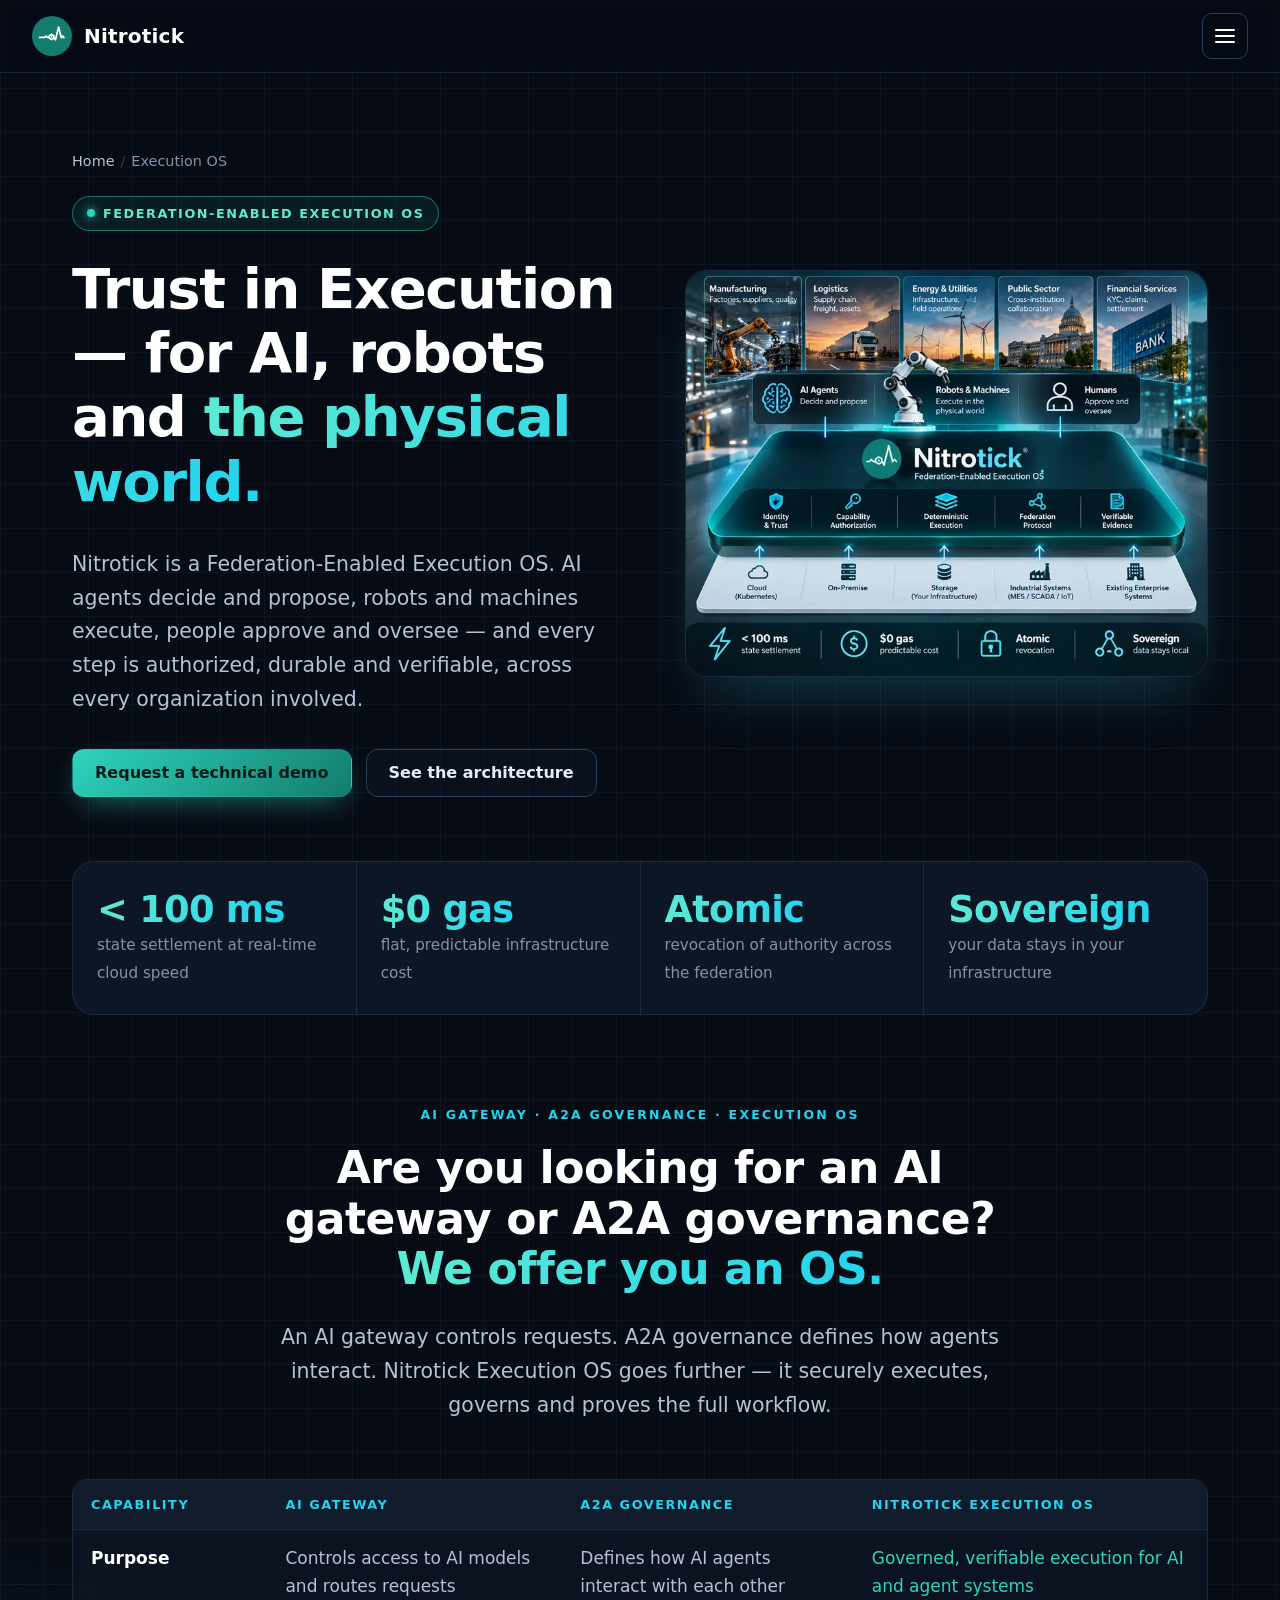
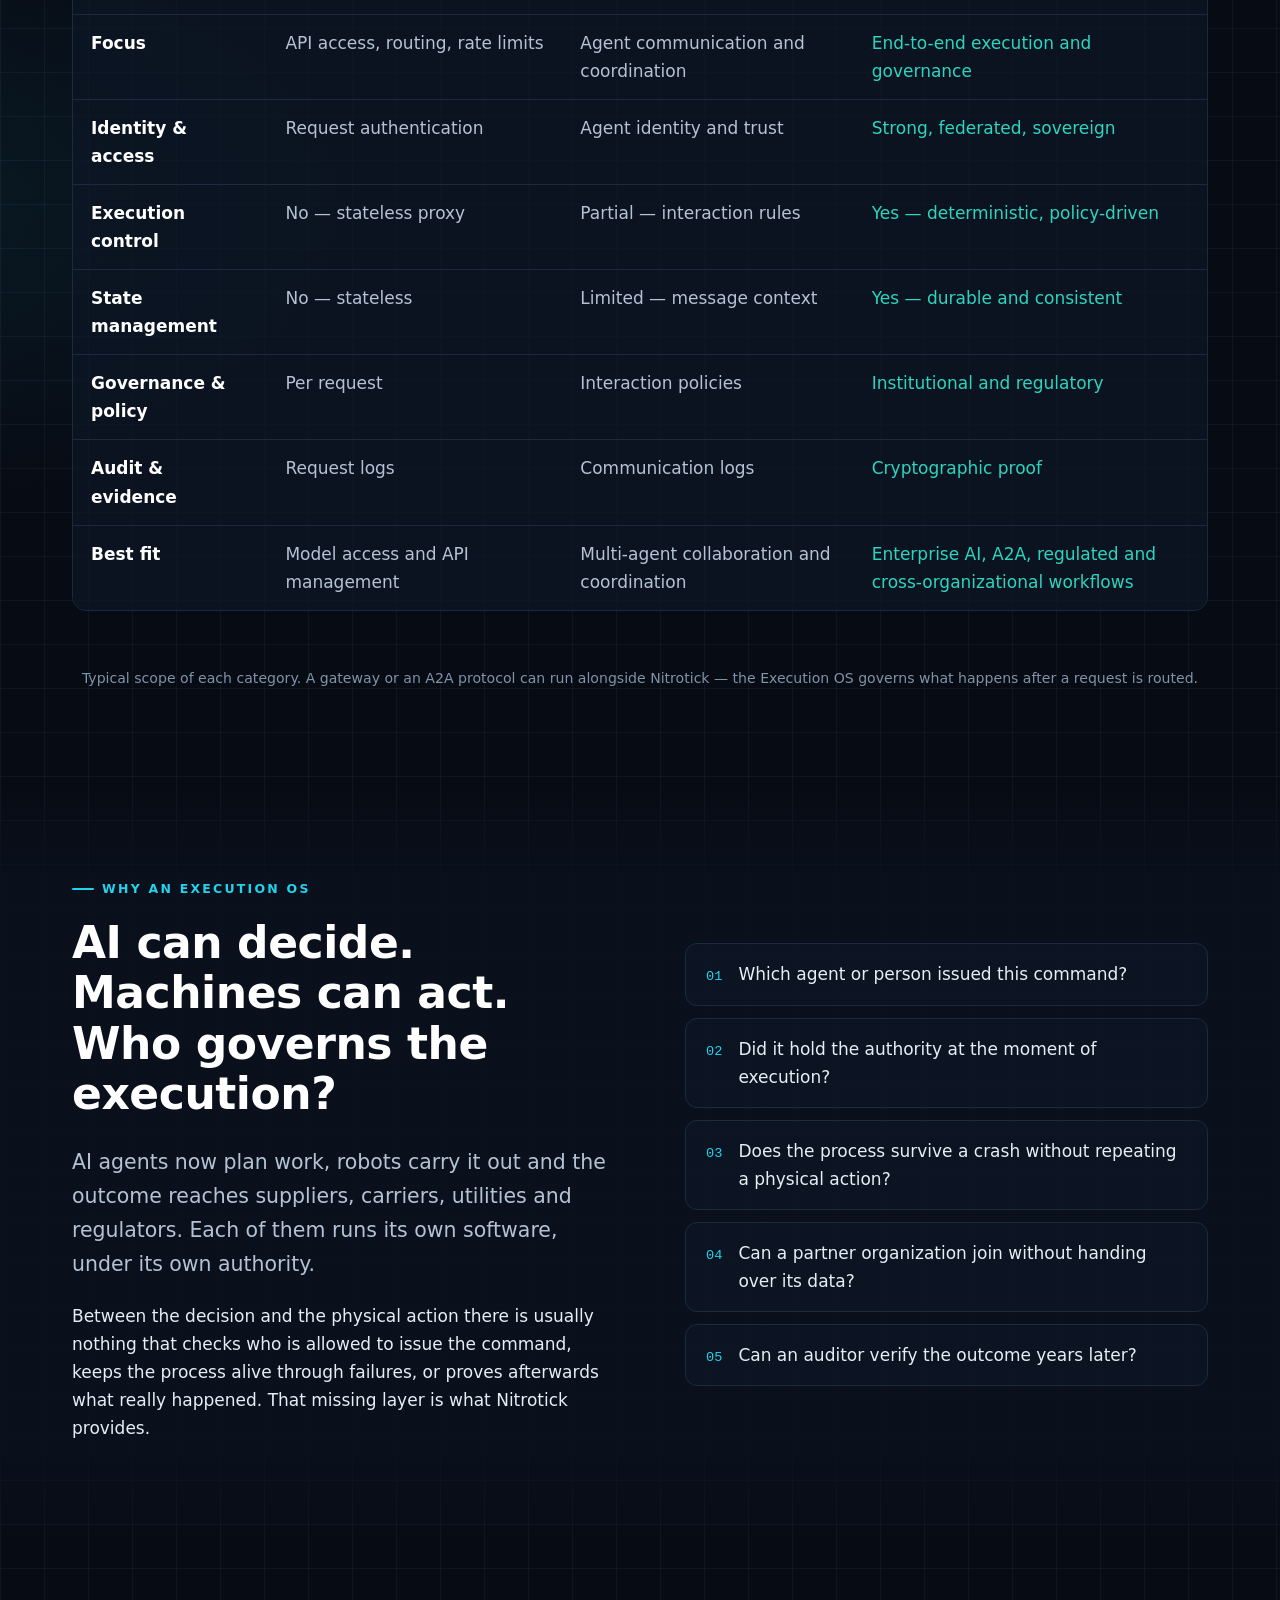
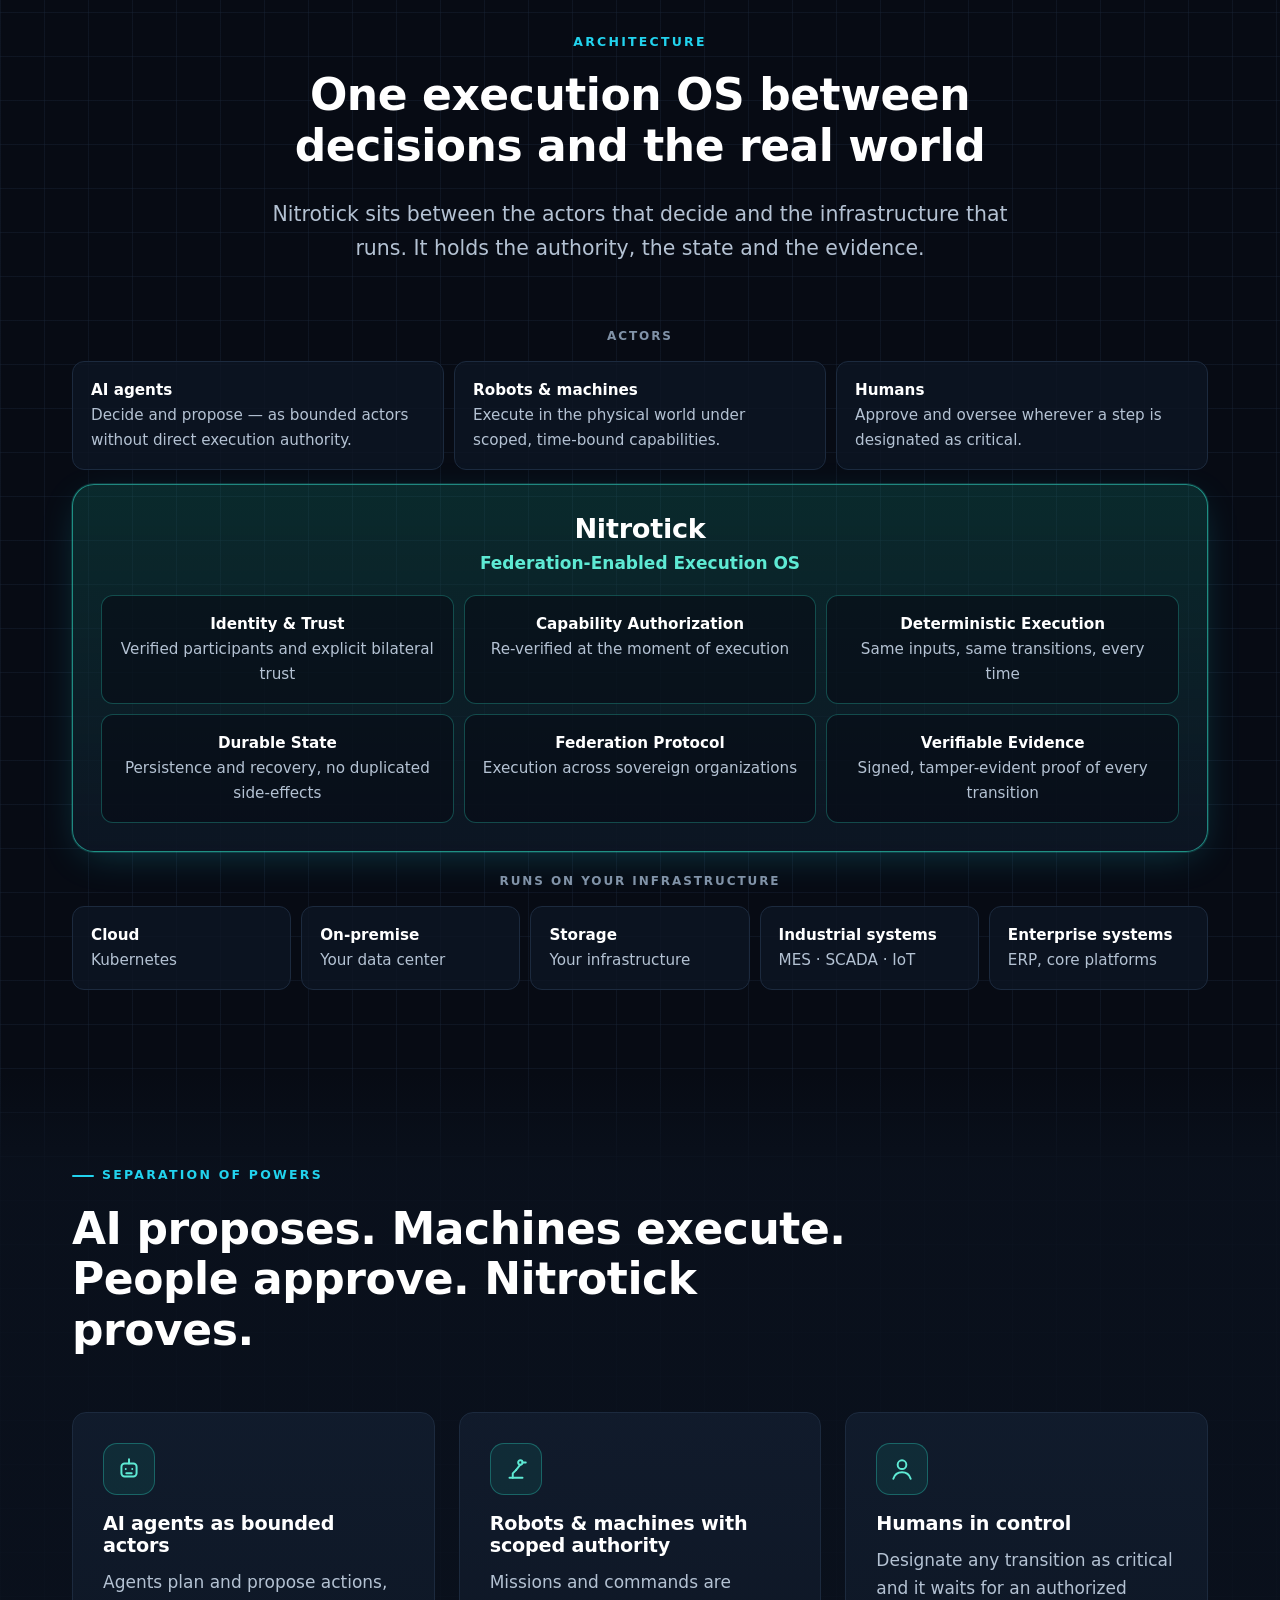
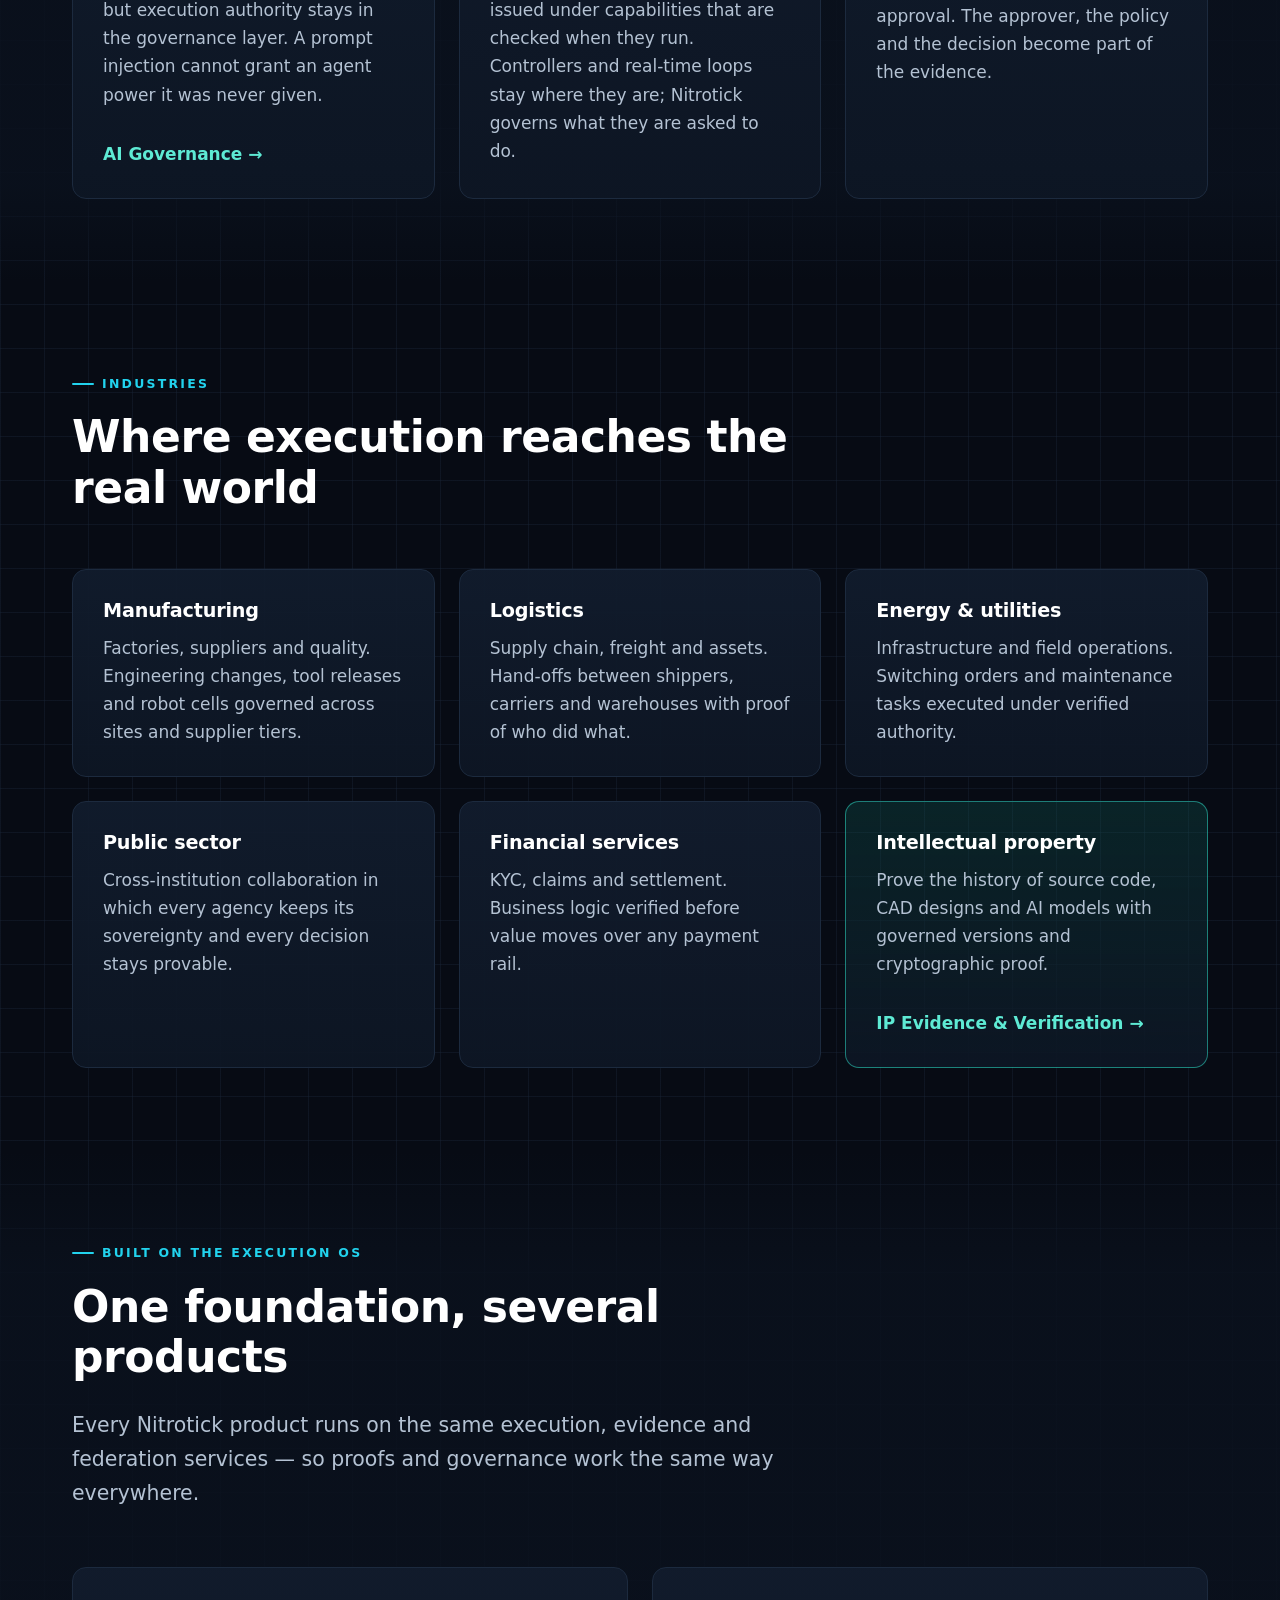
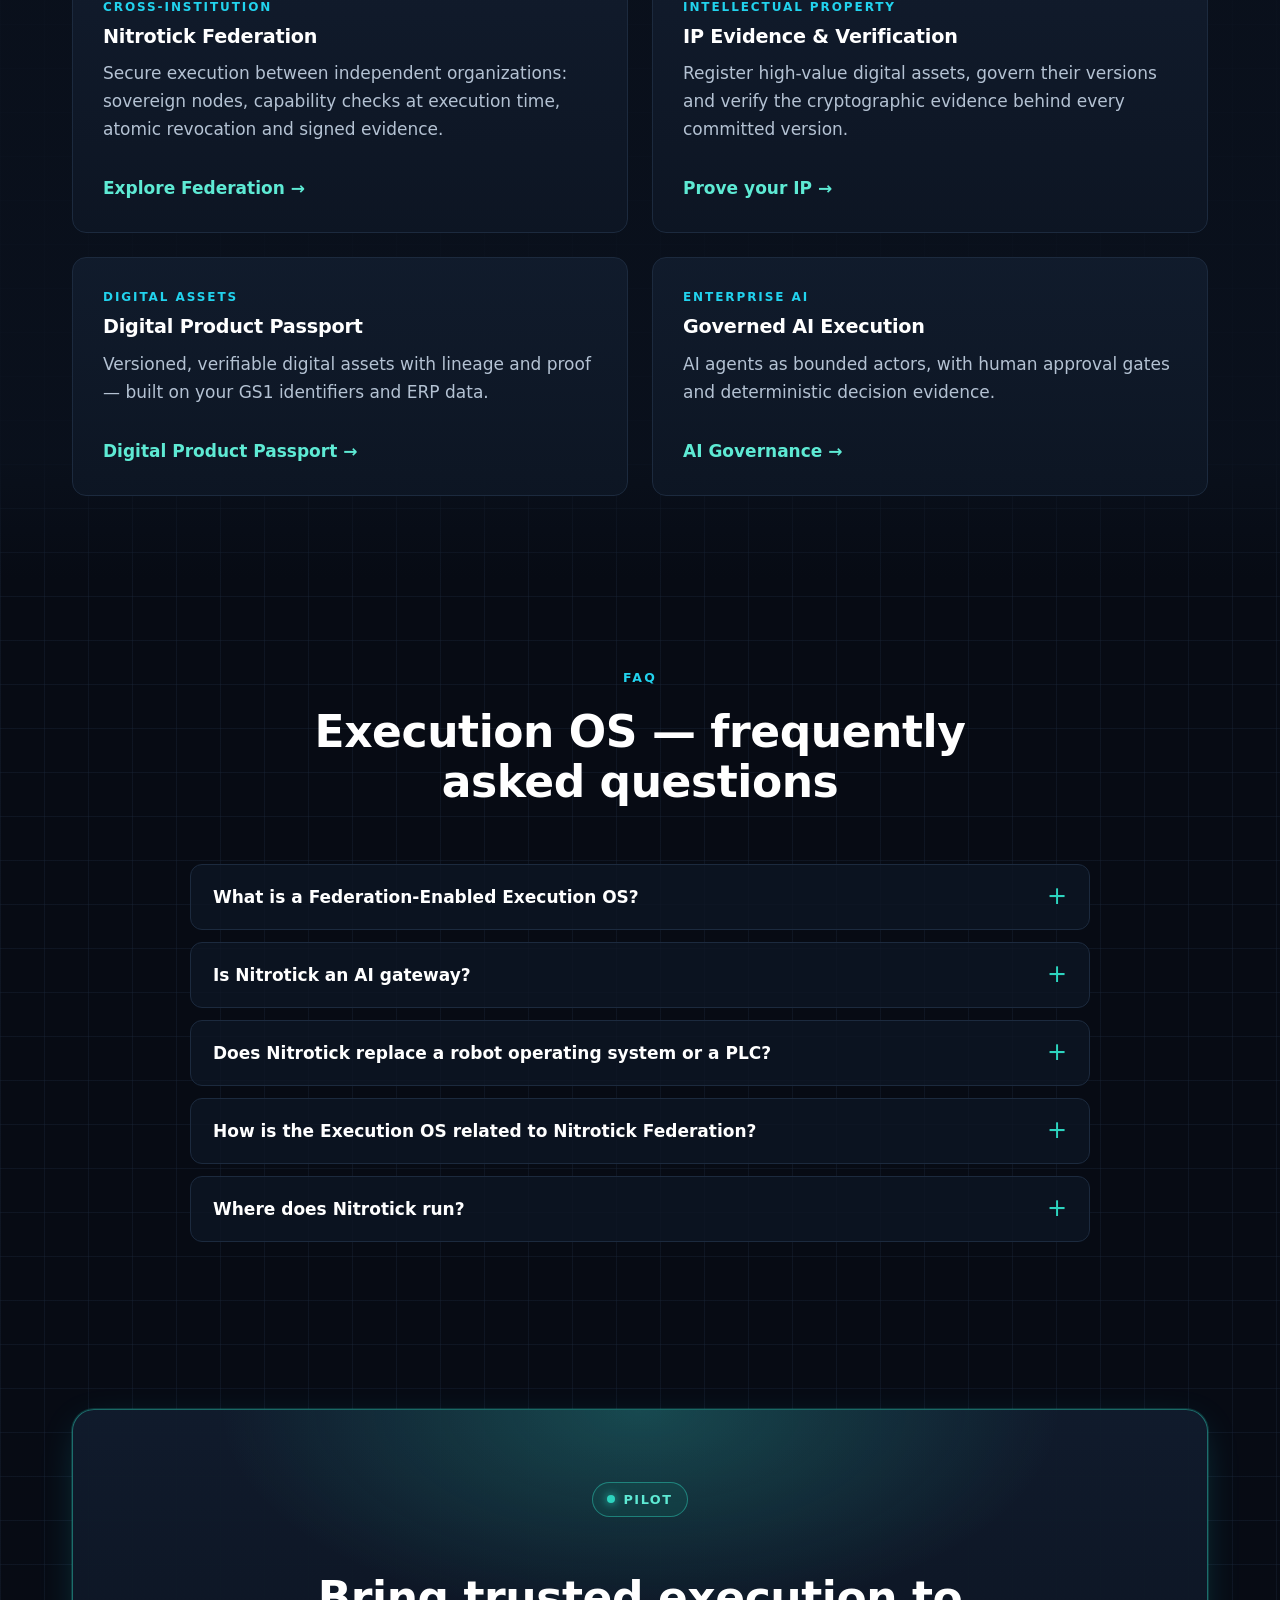
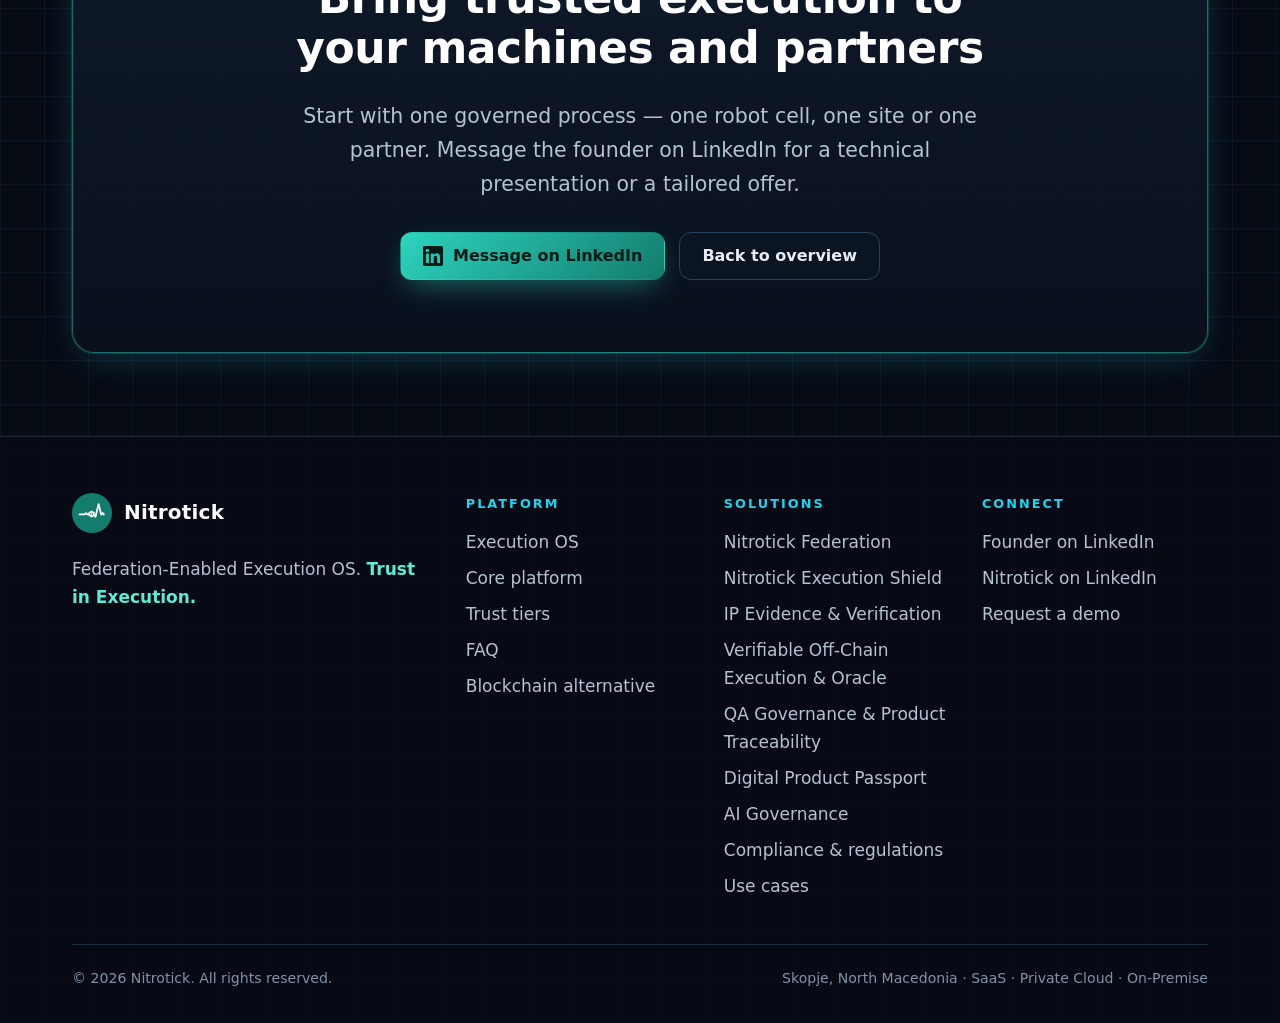
<file: execution-os/index.html>
<!doctype html>
<html lang="en" dir="ltr">
<head>
  <meta charset="utf-8">
  <meta name="viewport" content="width=device-width, initial-scale=1, viewport-fit=cover">
  <title>Federation-Enabled Execution OS for AI &amp; Robots | Nitrotick</title>
  <meta name="description" content="Looking for an AI gateway or A2A governance? Nitrotick is a Federation-Enabled Execution OS: governed, verifiable execution for AI agents, robots and people.">
  <meta name="keywords" content="execution OS, federation-enabled execution OS, AI gateway, A2A governance, agent-to-agent governance, robotics OS, physical AI, AI agent execution, robot governance, machine authorization, verifiable execution, durable execution, industrial automation, MES, SCADA, IoT, Nitrotick">
  <meta name="author" content="Aleksandar M. Tasevski">
  <meta name="robots" content="index, follow, max-image-preview:large, max-snippet:-1, max-video-preview:-1">
  <meta name="theme-color" content="#070b14">
  <meta name="color-scheme" content="dark">
  <meta name="format-detection" content="telephone=no">
  <link rel="canonical" href="https://nitrotick.com/execution-os/">

  <meta property="og:type" content="website">
  <meta property="og:site_name" content="Nitrotick">
  <meta property="og:locale" content="en_US">
  <meta property="og:url" content="https://nitrotick.com/execution-os/">
  <meta property="og:title" content="Nitrotick — Federation-Enabled Execution OS">
  <meta property="og:description" content="Trust in Execution — for AI, robots and the physical world. AI agents propose, robots execute, humans approve, and every step is verifiable.">
  <meta property="og:image" content="https://nitrotick.com/assets/img/og/execution-os.png">
  <meta property="og:image:type" content="image/png">
  <meta property="og:image:width" content="1200">
  <meta property="og:image:height" content="630">
  <meta property="og:image:alt" content="Nitrotick — Federation-Enabled Execution OS for AI, robots and the physical world.">
  <meta name="twitter:card" content="summary_large_image">
  <meta name="twitter:title" content="Nitrotick — Federation-Enabled Execution OS">
  <meta name="twitter:description" content="Trusted, verifiable execution for AI agents, robots, machines and people across organizations.">
  <meta name="twitter:image" content="https://nitrotick.com/assets/img/og/execution-os.png">
  <meta name="twitter:image:alt" content="Nitrotick — Federation-Enabled Execution OS for AI, robots and the physical world.">

  <link rel="icon" href="../favicon.svg" type="image/svg+xml">
  <link rel="icon" href="../favicon-32.png" sizes="32x32" type="image/png">
  <link rel="apple-touch-icon" href="../apple-touch-icon.png">
  <link rel="manifest" href="../site.webmanifest">
  <link rel="stylesheet" href="../css/styles.css?v=20261019g">

  <script type="application/ld+json">
  {
    "@context": "https://schema.org",
    "@graph": [
      {
        "@type": "Organization",
        "@id": "https://nitrotick.com/#organization",
        "name": "Nitrotick",
        "url": "https://nitrotick.com/",
        "logo": "https://nitrotick.com/assets/img/logo-512.png",
        "description": "Verifiable execution infrastructure for enterprise AI, banks, fintech and regulated systems.",
        "slogan": "Trust in Execution.",
        "founder": { "@type": "Person", "@id": "https://nitrotick.com/#founder", "name": "Aleksandar M. Tasevski", "jobTitle": "Founder & Principal Architect", "sameAs": ["https://www.linkedin.com/in/aleksandar-m-tasevski/"] },
        "sameAs": ["https://www.linkedin.com/company/nitrotick/"]
      },
      {
        "@type": "WebPage",
        "@id": "https://nitrotick.com/execution-os/#webpage",
        "url": "https://nitrotick.com/execution-os/",
        "name": "Federation-Enabled Execution OS for AI, Robots & Machines",
        "description": "Looking for an AI gateway or A2A governance? Nitrotick is a Federation-Enabled Execution OS: governed, verifiable execution for AI agents, robots and people.",
        "isPartOf": { "@id": "https://nitrotick.com/#website" },
        "about": { "@id": "https://nitrotick.com/execution-os/#software" },
        "breadcrumb": { "@id": "https://nitrotick.com/execution-os/#breadcrumb" },
        "primaryImageOfPage": {
          "@type": "ImageObject",
          "url": "https://nitrotick.com/assets/img/execution-os-architecture.webp",
          "width": 1254,
          "height": 973,
          "caption": "Nitrotick Federation-Enabled Execution OS architecture for AI agents, robots and humans."
        },
        "inLanguage": "en"
      },
      {
        "@type": "SoftwareApplication",
        "@id": "https://nitrotick.com/execution-os/#software",
        "name": "Nitrotick — Federation-Enabled Execution OS",
        "applicationCategory": "BusinessApplication",
        "applicationSubCategory": "Federation-enabled execution infrastructure for AI agents, robots and machines",
        "operatingSystem": "Kubernetes, Private Cloud, On-Premise",
        "url": "https://nitrotick.com/execution-os/",
        "description": "An execution layer where AI agents propose, robots and machines execute and humans approve, with identity, capability authorization, deterministic execution, durable state, federation and verifiable evidence for every step.",
        "publisher": { "@id": "https://nitrotick.com/#organization" },
        "featureList": [
          "Identity and trust",
          "Capability authorization re-verified at execution time",
          "Deterministic execution",
          "Durable state and recovery",
          "Federation protocol between sovereign organizations",
          "Verifiable, tamper-evident evidence"
        ]
      },
      {
        "@type": "FAQPage",
        "@id": "https://nitrotick.com/execution-os/#faq",
        "mainEntity": [
          {
            "@type": "Question",
            "name": "What is a Federation-Enabled Execution OS?",
            "acceptedAnswer": { "@type": "Answer", "text": "It is the execution layer that sits between decision-makers — AI agents, people and enterprise systems — and the machines and processes that act on those decisions. Nitrotick checks identity and authority, executes each step deterministically and durably, federates work across independent organizations and records verifiable evidence of every state transition." }
          },
          {
            "@type": "Question",
            "name": "Is Nitrotick an AI gateway?",
            "acceptedAnswer": { "@type": "Answer", "text": "No. An AI gateway controls access to AI models and routes requests, and an A2A governance layer defines how agents interact. Nitrotick Execution OS provides the full execution environment around them: identity, capability authorization, durable state, governance and cryptographic evidence for the whole workflow." }
          },
          {
            "@type": "Question",
            "name": "Does Nitrotick replace a robot operating system or a PLC?",
            "acceptedAnswer": { "@type": "Answer", "text": "No. Robot controllers, PLCs and real-time control loops stay where they are. Nitrotick governs the missions, commands and hand-offs above them: who may issue a command, under which authority, and with what evidence of the outcome." }
          },
          {
            "@type": "Question",
            "name": "How is the Execution OS related to Nitrotick Federation?",
            "acceptedAnswer": { "@type": "Answer", "text": "Federation is one of the core services of the Execution OS. It lets independent organizations execute shared processes while each one keeps its own node, data and authority. The same OS also powers IP Evidence & Verification, Digital Product Passports and governed AI execution." }
          },
          {
            "@type": "Question",
            "name": "Where does Nitrotick run?",
            "acceptedAnswer": { "@type": "Answer", "text": "In your cloud on Kubernetes, in a private cloud or on-premise. Storage stays in your infrastructure, and Nitrotick connects to industrial systems such as MES, SCADA and IoT platforms as well as existing enterprise systems." }
          }
        ]
      },
      {
        "@type": "BreadcrumbList",
        "@id": "https://nitrotick.com/execution-os/#breadcrumb",
        "itemListElement": [
          { "@type": "ListItem", "position": 1, "name": "Home", "item": "https://nitrotick.com/" },
          { "@type": "ListItem", "position": 2, "name": "Federation-Enabled Execution OS", "item": "https://nitrotick.com/execution-os/" }
        ]
      }
    ]
  }
  </script>
</head>
<body>
  <a class="skip-link" href="#main">Skip to content</a>

  <header class="site-header">
    <nav class="container nav" aria-label="Primary">
      <a class="brand" href="../" aria-label="Nitrotick home">
        <img src="../assets/img/logo-mark.svg" alt="" width="40" height="40">
        <span>Nitrotick</span>
      </a>
      <input class="nav-toggle" type="checkbox" id="nav-toggle" aria-label="Toggle navigation menu">
      <label class="nav-toggle-label" for="nav-toggle" aria-hidden="true"><span></span></label>
      <ul class="nav-menu">
        <li><a href="./" aria-current="page">Execution OS</a></li>
        <li class="nav-dd">
          <a class="nav-dd-link" href="../#products" aria-haspopup="true">Products</a>
          <ul class="nav-sub">
            <li class="nav-sub-label">Products</li>
            <li><a href="../federation/"><strong>Nitrotick Federation</strong><span>Governed execution across independent organizations</span></a></li>
            <li><a href="../ip-evidence-verification/"><strong>IP Evidence &amp; Verification</strong><span>Verifiable evidence of IP creation and version history</span></a></li>
            <li><a href="../verifiable-off-chain-execution/"><strong>Verifiable Off-Chain Execution &amp; Oracle</strong><span>Governed execution for blockchain and DLT</span></a></li>
            <li><a href="../qa-governance-traceability/"><strong>QA Governance &amp; Product Traceability</strong><span>QA workflows, batch recall and GS1 Digital Link</span></a></li>
            <li><a href="../digital-product-passport/"><strong>Digital Product Passport</strong><span>Product identity, versioning and DPP</span></a></li>
            <li><a href="../ai-governance/"><strong>AI Governance</strong><span>Governed AI agent actions with verifiable evidence</span></a></li>
            <li class="nav-sub-label">Solutions</li>
            <li><a href="../execution-shield/"><strong>Nitrotick Execution Shield</strong><span>Execution security within and across institutions</span></a></li>
          </ul>
        </li>
        <li><a href="../blockchain-alternative/">Blockchain Alternative</a></li>
        <li><a href="../verifiable-off-chain-execution/">Verifiable Off-Chain Execution &amp; Oracle</a></li>
        <li><a href="../compliance/">Compliance</a></li>
        <li><a href="../use-cases/">Use Cases</a></li>
        <li><a class="btn btn--primary" href="#contact">Request a demo</a></li>
      </ul>
    </nav>
  </header>

  <main id="main">
    <!-- ================= HERO ================= -->
    <section class="hero hero--page" aria-labelledby="hero-title">
      <div class="container split">
        <div>
          <nav class="breadcrumb" aria-label="Breadcrumb">
            <ol>
              <li><a href="../">Home</a></li>
              <li aria-current="page">Execution OS</li>
            </ol>
          </nav>
          <span class="pill"><span class="dot" aria-hidden="true"></span>Federation-Enabled Execution OS</span>
          <h1 id="hero-title">Trust in Execution — for AI, robots and <span class="accent">the physical world.</span></h1>
          <p class="lead">Nitrotick is a Federation-Enabled Execution OS. AI agents decide and propose, robots and machines execute, people approve and oversee — and every step is authorized, durable and verifiable, across every organization involved.</p>
          <div class="btn-row">
            <a class="btn btn--primary" href="#contact">Request a technical demo</a>
            <a class="btn btn--ghost" href="#stack">See the architecture</a>
          </div>
        </div>
        <figure class="hero-figure">
          <img src="../assets/img/execution-os-architecture-760.webp"
               srcset="../assets/img/execution-os-architecture-760.webp 760w, ../assets/img/execution-os-architecture.webp 1254w"
               sizes="(max-width: 1024px) 100vw, 560px"
               width="1254" height="973" fetchpriority="high" decoding="async"
               alt="Nitrotick Federation-Enabled Execution OS architecture: AI agents decide and propose, robots and machines execute, humans approve and oversee. Nitrotick provides identity and trust, capability authorization, deterministic execution, the federation protocol and verifiable evidence on cloud, on-premise, industrial and enterprise systems.">
        </figure>
      </div>
    </section>

    <!-- ================= STATS ================= -->
    <section aria-label="Execution OS at a glance">
      <div class="container">
        <div class="stats">
          <div class="stat"><b><span class="accent">&lt; 100 ms</span></b><span>state settlement at real-time cloud speed</span></div>
          <div class="stat"><b><span class="accent">$0 gas</span></b><span>flat, predictable infrastructure cost</span></div>
          <div class="stat"><b><span class="accent">Atomic</span></b><span>revocation of authority across the federation</span></div>
          <div class="stat"><b><span class="accent">Sovereign</span></b><span>your data stays in your infrastructure</span></div>
        </div>
      </div>
    </section>

    <!-- ================= AI GATEWAY VS EXECUTION OS ================= -->
    <section class="section" id="ai-gateway-a2a" aria-labelledby="gw-title">
      <div class="container">
        <div class="section-head section-head--center">
          <span class="eyebrow">AI gateway · A2A governance · Execution OS</span>
          <h2 id="gw-title">Are you looking for an AI gateway or A2A governance? <span class="accent">We offer you an OS.</span></h2>
          <p class="lead">An AI gateway controls requests. A2A governance defines how agents interact. Nitrotick Execution OS goes further — it securely executes, governs and proves the full workflow.</p>
        </div>
        <div class="table-wrap">
          <table>
            <caption class="visually-hidden">AI gateway, A2A governance and Nitrotick Execution OS compared</caption>
            <thead>
              <tr><th scope="col">Capability</th><th scope="col">AI gateway</th><th scope="col">A2A governance</th><th scope="col">Nitrotick Execution OS</th></tr>
            </thead>
            <tbody>
              <tr><td>Purpose</td><td>Controls access to AI models and routes requests</td><td>Defines how AI agents interact with each other</td><td class="t-good">Governed, verifiable execution for AI and agent systems</td></tr>
              <tr><td>Focus</td><td>API access, routing, rate limits</td><td>Agent communication and coordination</td><td class="t-good">End-to-end execution and governance</td></tr>
              <tr><td>Identity &amp; access</td><td>Request authentication</td><td>Agent identity and trust</td><td class="t-good">Strong, federated, sovereign</td></tr>
              <tr><td>Execution control</td><td>No — stateless proxy</td><td>Partial — interaction rules</td><td class="t-good">Yes — deterministic, policy-driven</td></tr>
              <tr><td>State management</td><td>No — stateless</td><td>Limited — message context</td><td class="t-good">Yes — durable and consistent</td></tr>
              <tr><td>Governance &amp; policy</td><td>Per request</td><td>Interaction policies</td><td class="t-good">Institutional and regulatory</td></tr>
              <tr><td>Audit &amp; evidence</td><td>Request logs</td><td>Communication logs</td><td class="t-good">Cryptographic proof</td></tr>
              <tr><td>Best fit</td><td>Model access and API management</td><td>Multi-agent collaboration and coordination</td><td class="t-good">Enterprise AI, A2A, regulated and cross-organizational workflows</td></tr>
            </tbody>
          </table>
        </div>
        <p class="note center mt-lg">Typical scope of each category. A gateway or an A2A protocol can run alongside Nitrotick — the Execution OS governs what happens after a request is routed.</p>
      </div>
    </section>

    <!-- ================= PROBLEM ================= -->
    <section class="section section--alt" aria-labelledby="problem-title">
      <div class="container split">
        <div>
          <span class="eyebrow">Why an execution OS</span>
          <h2 id="problem-title">AI can decide. Machines can act. Who governs the execution?</h2>
          <p class="lead">AI agents now plan work, robots carry it out and the outcome reaches suppliers, carriers, utilities and regulators. Each of them runs its own software, under its own authority.</p>
          <p>Between the decision and the physical action there is usually nothing that checks who is allowed to issue the command, keeps the process alive through failures, or proves afterwards what really happened. That missing layer is what Nitrotick provides.</p>
        </div>
        <ol class="questions">
          <li>Which agent or person issued this command?</li>
          <li>Did it hold the authority at the moment of execution?</li>
          <li>Does the process survive a crash without repeating a physical action?</li>
          <li>Can a partner organization join without handing over its data?</li>
          <li>Can an auditor verify the outcome years later?</li>
        </ol>
      </div>
    </section>

    <!-- ================= STACK ================= -->
    <section class="section" id="stack" aria-labelledby="stack-title">
      <div class="container">
        <div class="section-head section-head--center">
          <span class="eyebrow">Architecture</span>
          <h2 id="stack-title">One execution OS between decisions and the real world</h2>
          <p class="lead">Nitrotick sits between the actors that decide and the infrastructure that runs. It holds the authority, the state and the evidence.</p>
        </div>

        <div class="os-stack">
          <p class="os-label center">Actors</p>
          <ul class="os-row">
            <li><strong>AI agents</strong>Decide and propose — as bounded actors without direct execution authority.</li>
            <li><strong>Robots &amp; machines</strong>Execute in the physical world under scoped, time-bound capabilities.</li>
            <li><strong>Humans</strong>Approve and oversee wherever a step is designated as critical.</li>
          </ul>

          <div class="os-kernel">
            <h3>Nitrotick</h3>
            <p>Federation-Enabled Execution OS</p>
            <ul class="os-row">
              <li><strong>Identity &amp; Trust</strong>Verified participants and explicit bilateral trust</li>
              <li><strong>Capability Authorization</strong>Re-verified at the moment of execution</li>
              <li><strong>Deterministic Execution</strong>Same inputs, same transitions, every time</li>
              <li><strong>Durable State</strong>Persistence and recovery, no duplicated side-effects</li>
              <li><strong>Federation Protocol</strong>Execution across sovereign organizations</li>
              <li><strong>Verifiable Evidence</strong>Signed, tamper-evident proof of every transition</li>
            </ul>
          </div>

          <p class="os-label center">Runs on your infrastructure</p>
          <ul class="os-row" style="--cols: 5">
            <li><strong>Cloud</strong>Kubernetes</li>
            <li><strong>On-premise</strong>Your data center</li>
            <li><strong>Storage</strong>Your infrastructure</li>
            <li><strong>Industrial systems</strong>MES · SCADA · IoT</li>
            <li><strong>Enterprise systems</strong>ERP, core platforms</li>
          </ul>
        </div>
      </div>
    </section>

    <!-- ================= ACTORS ================= -->
    <section class="section section--alt" aria-labelledby="actors-title">
      <div class="container">
        <div class="section-head">
          <span class="eyebrow">Separation of powers</span>
          <h2 id="actors-title">AI proposes. Machines execute. People approve. Nitrotick proves.</h2>
        </div>
        <div class="grid grid--3">
          <article class="card">
            <div class="card-icon" aria-hidden="true"><svg viewBox="0 0 24 24" fill="none" stroke="currentColor" stroke-width="1.8" stroke-linecap="round" stroke-linejoin="round"><rect x="5" y="7" width="14" height="12" rx="3"/><path d="M12 3v4M9 12h.01M15 12h.01M9.5 16h5"/></svg></div>
            <h3>AI agents as bounded actors</h3>
            <p>Agents plan and propose actions, but execution authority stays in the governance layer. A prompt injection cannot grant an agent power it was never given.</p>
            <a class="card-link" href="../ai-governance/">AI Governance</a>
          </article>
          <article class="card">
            <div class="card-icon" aria-hidden="true"><svg viewBox="0 0 24 24" fill="none" stroke="currentColor" stroke-width="1.8" stroke-linecap="round" stroke-linejoin="round"><path d="M6 20h12"/><path d="M9 20v-4l3-3"/><path d="M12 13l4-5"/><circle cx="16" cy="6" r="2"/><path d="M18 6h3"/></svg></div>
            <h3>Robots &amp; machines with scoped authority</h3>
            <p>Missions and commands are issued under capabilities that are checked when they run. Controllers and real-time loops stay where they are; Nitrotick governs what they are asked to do.</p>
          </article>
          <article class="card">
            <div class="card-icon" aria-hidden="true"><svg viewBox="0 0 24 24" fill="none" stroke="currentColor" stroke-width="1.8" stroke-linecap="round" stroke-linejoin="round"><circle cx="12" cy="8" r="4"/><path d="M4 21c1.2-4 4.2-6 8-6s6.8 2 8 6"/></svg></div>
            <h3>Humans in control</h3>
            <p>Designate any transition as critical and it waits for an authorized approval. The approver, the policy and the decision become part of the evidence.</p>
          </article>
        </div>
      </div>
    </section>

    <!-- ================= INDUSTRIES ================= -->
    <section class="section" id="industries" aria-labelledby="ind-title">
      <div class="container">
        <div class="section-head">
          <span class="eyebrow">Industries</span>
          <h2 id="ind-title">Where execution reaches the real world</h2>
        </div>
        <div class="grid grid--3">
          <article class="card">
            <h3>Manufacturing</h3>
            <p>Factories, suppliers and quality. Engineering changes, tool releases and robot cells governed across sites and supplier tiers.</p>
          </article>
          <article class="card">
            <h3>Logistics</h3>
            <p>Supply chain, freight and assets. Hand-offs between shippers, carriers and warehouses with proof of who did what.</p>
          </article>
          <article class="card">
            <h3>Energy &amp; utilities</h3>
            <p>Infrastructure and field operations. Switching orders and maintenance tasks executed under verified authority.</p>
          </article>
          <article class="card">
            <h3>Public sector</h3>
            <p>Cross-institution collaboration in which every agency keeps its sovereignty and every decision stays provable.</p>
          </article>
          <article class="card">
            <h3>Financial services</h3>
            <p>KYC, claims and settlement. Business logic verified before value moves over any payment rail.</p>
          </article>
          <article class="card card--featured">
            <h3>Intellectual property</h3>
            <p>Prove the history of source code, CAD designs and AI models with governed versions and cryptographic proof.</p>
            <a class="card-link" href="../ip-evidence-verification/">IP Evidence &amp; Verification</a>
          </article>
        </div>
      </div>
    </section>

    <!-- ================= PRODUCTS ================= -->
    <section class="section section--alt" aria-labelledby="products-title">
      <div class="container">
        <div class="section-head">
          <span class="eyebrow">Built on the Execution OS</span>
          <h2 id="products-title">One foundation, several products</h2>
          <p class="lead">Every Nitrotick product runs on the same execution, evidence and federation services — so proofs and governance work the same way everywhere.</p>
        </div>
        <div class="grid grid--2">
          <article class="card">
            <span class="card-kicker">Cross-institution</span>
            <h3>Nitrotick Federation</h3>
            <p>Secure execution between independent organizations: sovereign nodes, capability checks at execution time, atomic revocation and signed evidence.</p>
            <a class="card-link" href="../federation/">Explore Federation</a>
          </article>
          <article class="card">
            <span class="card-kicker">Intellectual property</span>
            <h3>IP Evidence &amp; Verification</h3>
            <p>Register high-value digital assets, govern their versions and verify the cryptographic evidence behind every committed version.</p>
            <a class="card-link" href="../ip-evidence-verification/">Prove your IP</a>
          </article>
          <article class="card">
            <span class="card-kicker">Digital assets</span>
            <h3>Digital Product Passport</h3>
            <p>Versioned, verifiable digital assets with lineage and proof — built on your GS1 identifiers and ERP data.</p>
            <a class="card-link" href="../digital-product-passport/">Digital Product Passport</a>
          </article>
          <article class="card">
            <span class="card-kicker">Enterprise AI</span>
            <h3>Governed AI Execution</h3>
            <p>AI agents as bounded actors, with human approval gates and deterministic decision evidence.</p>
            <a class="card-link" href="../ai-governance/">AI Governance</a>
          </article>
        </div>
      </div>
    </section>

    <!-- ================= FAQ ================= -->
    <section class="section" id="faq" aria-labelledby="faq-title">
      <div class="container">
        <div class="section-head section-head--center">
          <span class="eyebrow">FAQ</span>
          <h2 id="faq-title">Execution OS — frequently asked questions</h2>
        </div>
        <div class="faq">
          <details>
            <summary>What is a Federation-Enabled Execution OS?</summary>
            <div><p>It is the execution layer that sits between decision-makers — AI agents, people and enterprise systems — and the machines and processes that act on those decisions. Nitrotick checks identity and authority, executes each step deterministically and durably, federates work across independent organizations and records verifiable evidence of every state transition.</p></div>
          </details>
          <details>
            <summary>Is Nitrotick an AI gateway?</summary>
            <div><p>No. An AI gateway controls access to AI models and routes requests, and an A2A governance layer defines how agents interact. Nitrotick Execution OS provides the full execution environment around them: identity, capability authorization, durable state, governance and cryptographic evidence for the whole workflow.</p></div>
          </details>
          <details>
            <summary>Does Nitrotick replace a robot operating system or a PLC?</summary>
            <div><p>No. Robot controllers, PLCs and real-time control loops stay where they are. Nitrotick governs the missions, commands and hand-offs above them: who may issue a command, under which authority, and with what evidence of the outcome.</p></div>
          </details>
          <details>
            <summary>How is the Execution OS related to Nitrotick Federation?</summary>
            <div><p>Federation is one of the core services of the Execution OS. It lets independent organizations execute shared processes while each one keeps its own node, data and authority. The same OS also powers IP Evidence &amp; Verification, Digital Product Passports and governed AI execution.</p></div>
          </details>
          <details>
            <summary>Where does Nitrotick run?</summary>
            <div><p>In your cloud on Kubernetes, in a private cloud or on-premise. Storage stays in your infrastructure, and Nitrotick connects to industrial systems such as MES, SCADA and IoT platforms as well as existing enterprise systems.</p></div>
          </details>
        </div>
      </div>
    </section>

    <!-- ================= CONTACT ================= -->
    <section class="section" id="contact" aria-labelledby="contact-title">
      <div class="container">
        <div class="cta">
          <span class="pill"><span class="dot" aria-hidden="true"></span>Pilot</span>
          <h2 id="contact-title" class="mt-lg">Bring trusted execution to your machines and partners</h2>
          <p class="lead">Start with one governed process — one robot cell, one site or one partner. Message the founder on LinkedIn for a technical presentation or a tailored offer.</p>
          <div class="btn-row">
            <a class="btn btn--primary" href="https://www.linkedin.com/in/aleksandar-m-tasevski/" target="_blank" rel="noopener">
              <svg viewBox="0 0 24 24" aria-hidden="true" fill="currentColor"><path d="M20.45 20.45h-3.55v-5.57c0-1.33-.03-3.04-1.85-3.04-1.85 0-2.14 1.45-2.14 2.94v5.67H9.35V9h3.41v1.56h.05c.48-.9 1.64-1.85 3.37-1.85 3.6 0 4.27 2.37 4.27 5.46v6.28zM5.34 7.43a2.06 2.06 0 1 1 0-4.13 2.06 2.06 0 0 1 0 4.13zM7.12 20.45H3.56V9h3.56v11.45zM22.22 0H1.77C.79 0 0 .77 0 1.73v20.54C0 23.23.79 24 1.77 24h20.45c.98 0 1.78-.77 1.78-1.73V1.73C24 .77 23.2 0 22.22 0z"/></svg>
              Message on LinkedIn
            </a>
            <a class="btn btn--ghost" href="../">Back to overview</a>
          </div>
        </div>
      </div>
    </section>
  </main>

  <footer class="site-footer">
    <div class="container">
      <div class="footer-grid">
        <div>
          <a class="brand" href="../" aria-label="Nitrotick home">
            <img src="../assets/img/logo-mark.svg" alt="" width="40" height="40">
            <span>Nitrotick</span>
          </a>
          <p class="footer-tagline">Federation-Enabled Execution OS. <strong>Trust in Execution.</strong></p>
        </div>
        <div>
          <p class="footer-heading">Platform</p>
          <ul>
            <li><a href="./" aria-current="page">Execution OS</a></li>
            <li><a href="../#platform">Core platform</a></li>
            <li><a href="../#trust-tiers">Trust tiers</a></li>
            <li><a href="../#faq">FAQ</a></li>
            <li><a href="../blockchain-alternative/">Blockchain alternative</a></li>
          </ul>
        </div>
        <div>
          <p class="footer-heading">Solutions</p>
          <ul>
            <li><a href="../federation/">Nitrotick Federation</a></li>
            <li><a href="../execution-shield/">Nitrotick Execution Shield</a></li>
            <li><a href="../ip-evidence-verification/">IP Evidence &amp; Verification</a></li>
            <li><a href="../verifiable-off-chain-execution/">Verifiable Off-Chain Execution &amp; Oracle</a></li>
            <li><a href="../qa-governance-traceability/">QA Governance &amp; Product Traceability</a></li>
            <li><a href="../digital-product-passport/">Digital Product Passport</a></li>
            <li><a href="../ai-governance/">AI Governance</a></li>
            <li><a href="../compliance/">Compliance &amp; regulations</a></li>
            <li><a href="../use-cases/">Use cases</a></li>
          </ul>
        </div>
        <div>
          <p class="footer-heading">Connect</p>
          <ul>
            <li><a href="https://www.linkedin.com/in/aleksandar-m-tasevski/" target="_blank" rel="noopener">Founder on LinkedIn</a></li>
            <li><a href="https://www.linkedin.com/company/nitrotick/" target="_blank" rel="noopener">Nitrotick on LinkedIn</a></li>
            <li><a href="#contact">Request a demo</a></li>
          </ul>
        </div>
      </div>
      <div class="footer-bottom">
        <span>© 2026 Nitrotick. All rights reserved.</span>
        <span>Skopje, North Macedonia · SaaS · Private Cloud · On-Premise</span>
      </div>
    </div>
  </footer>
</body>
</html>
</file>
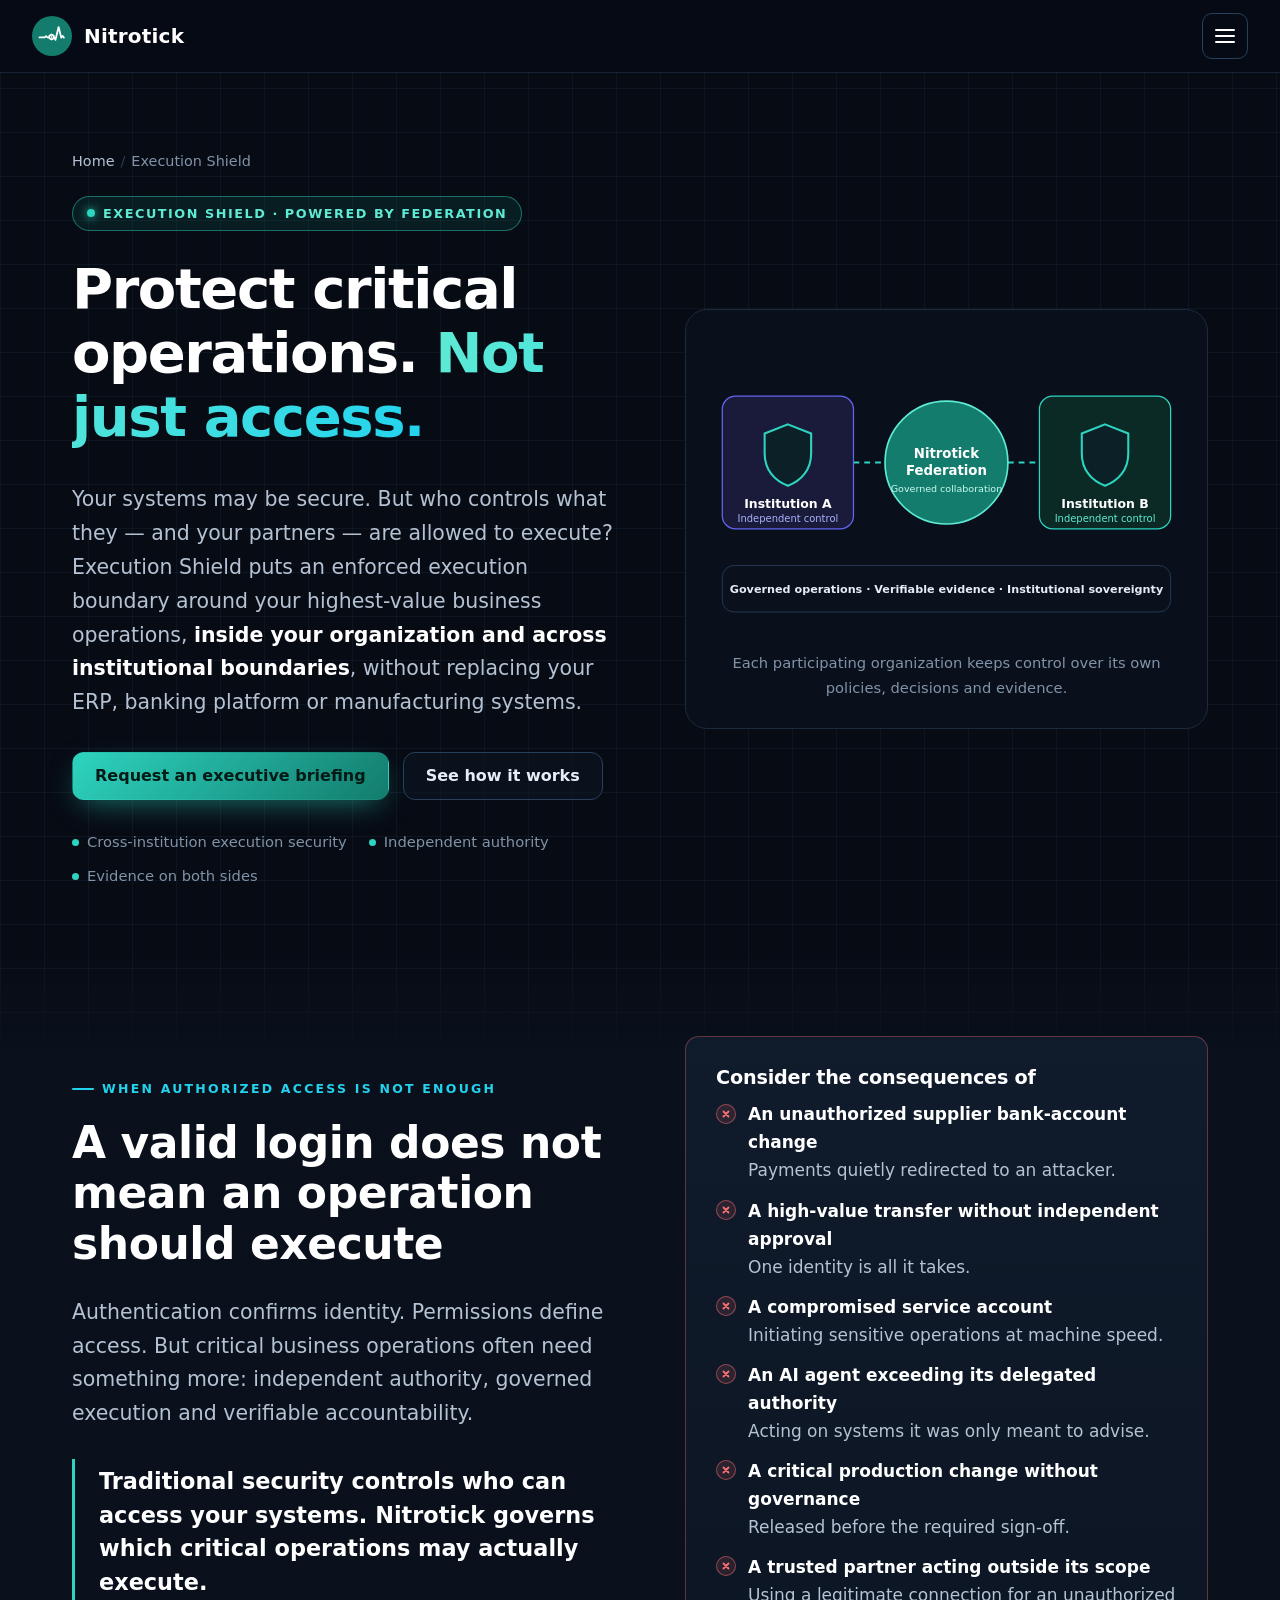
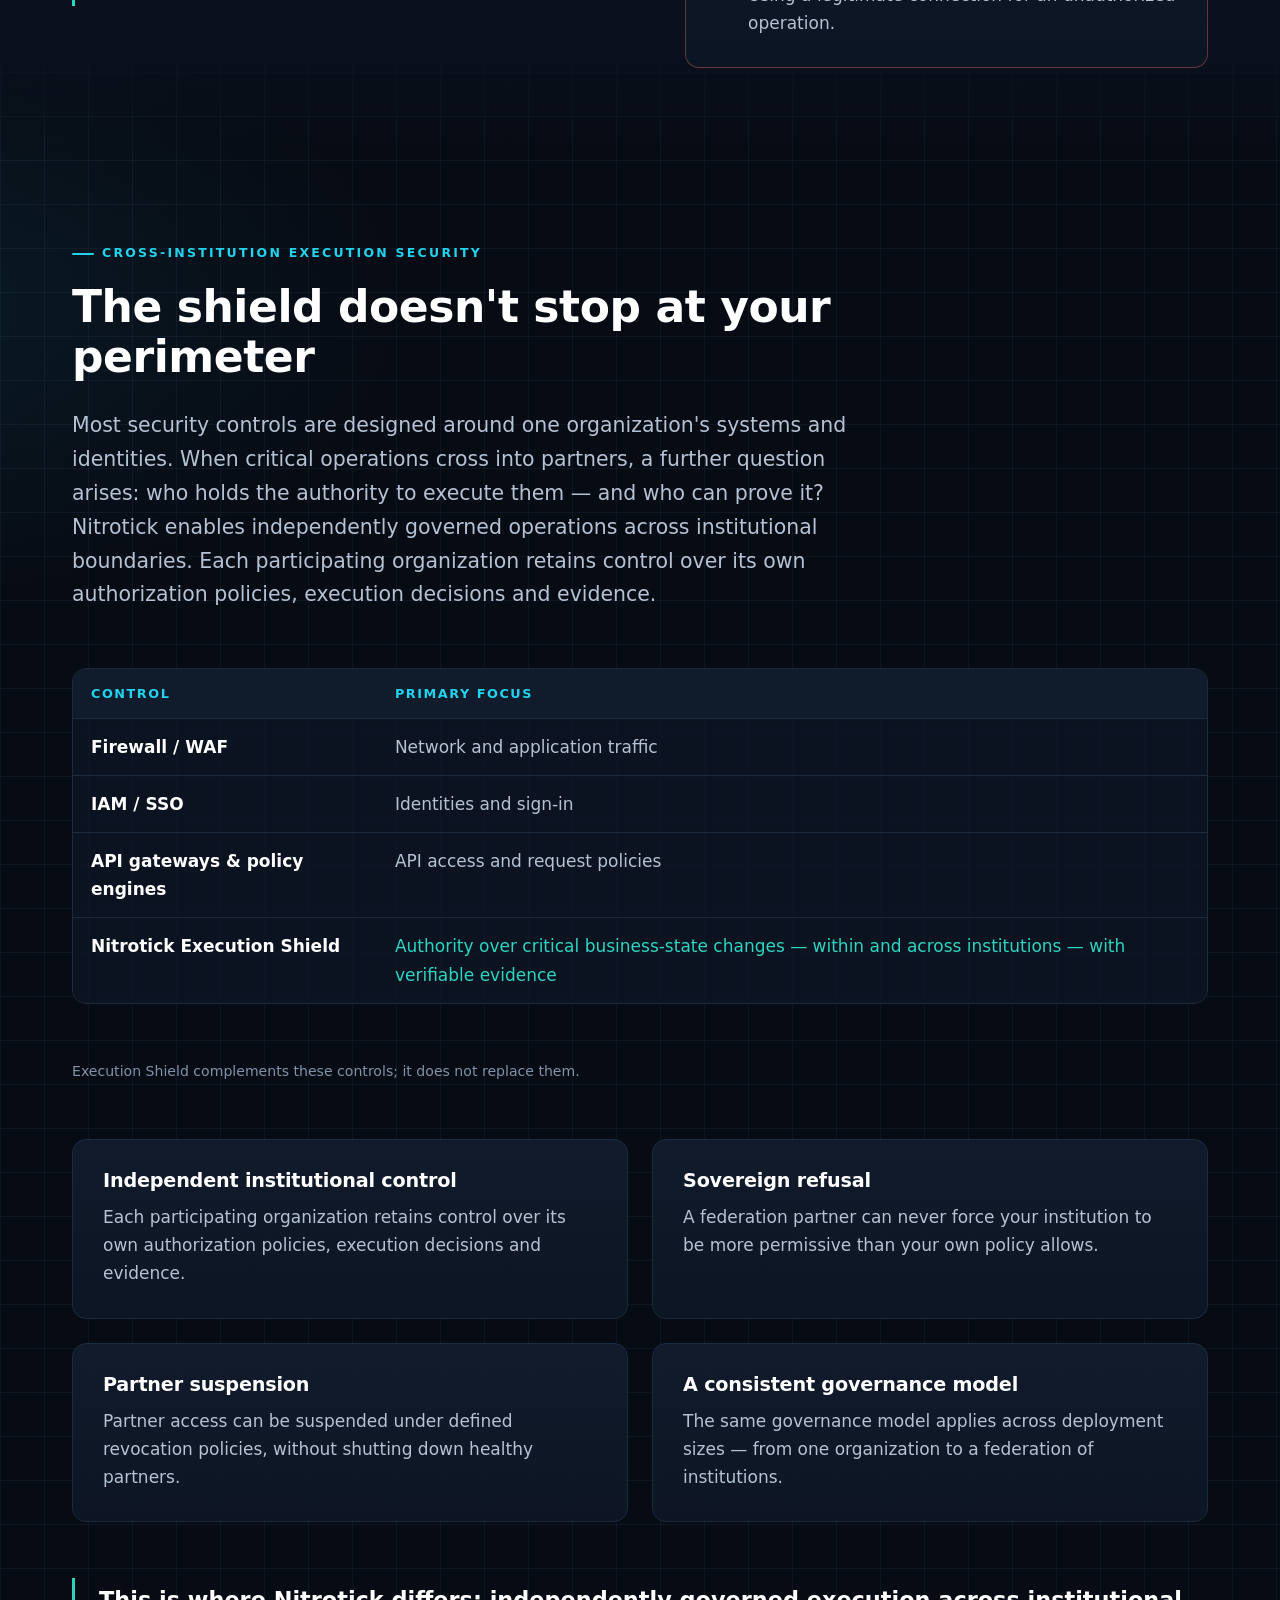
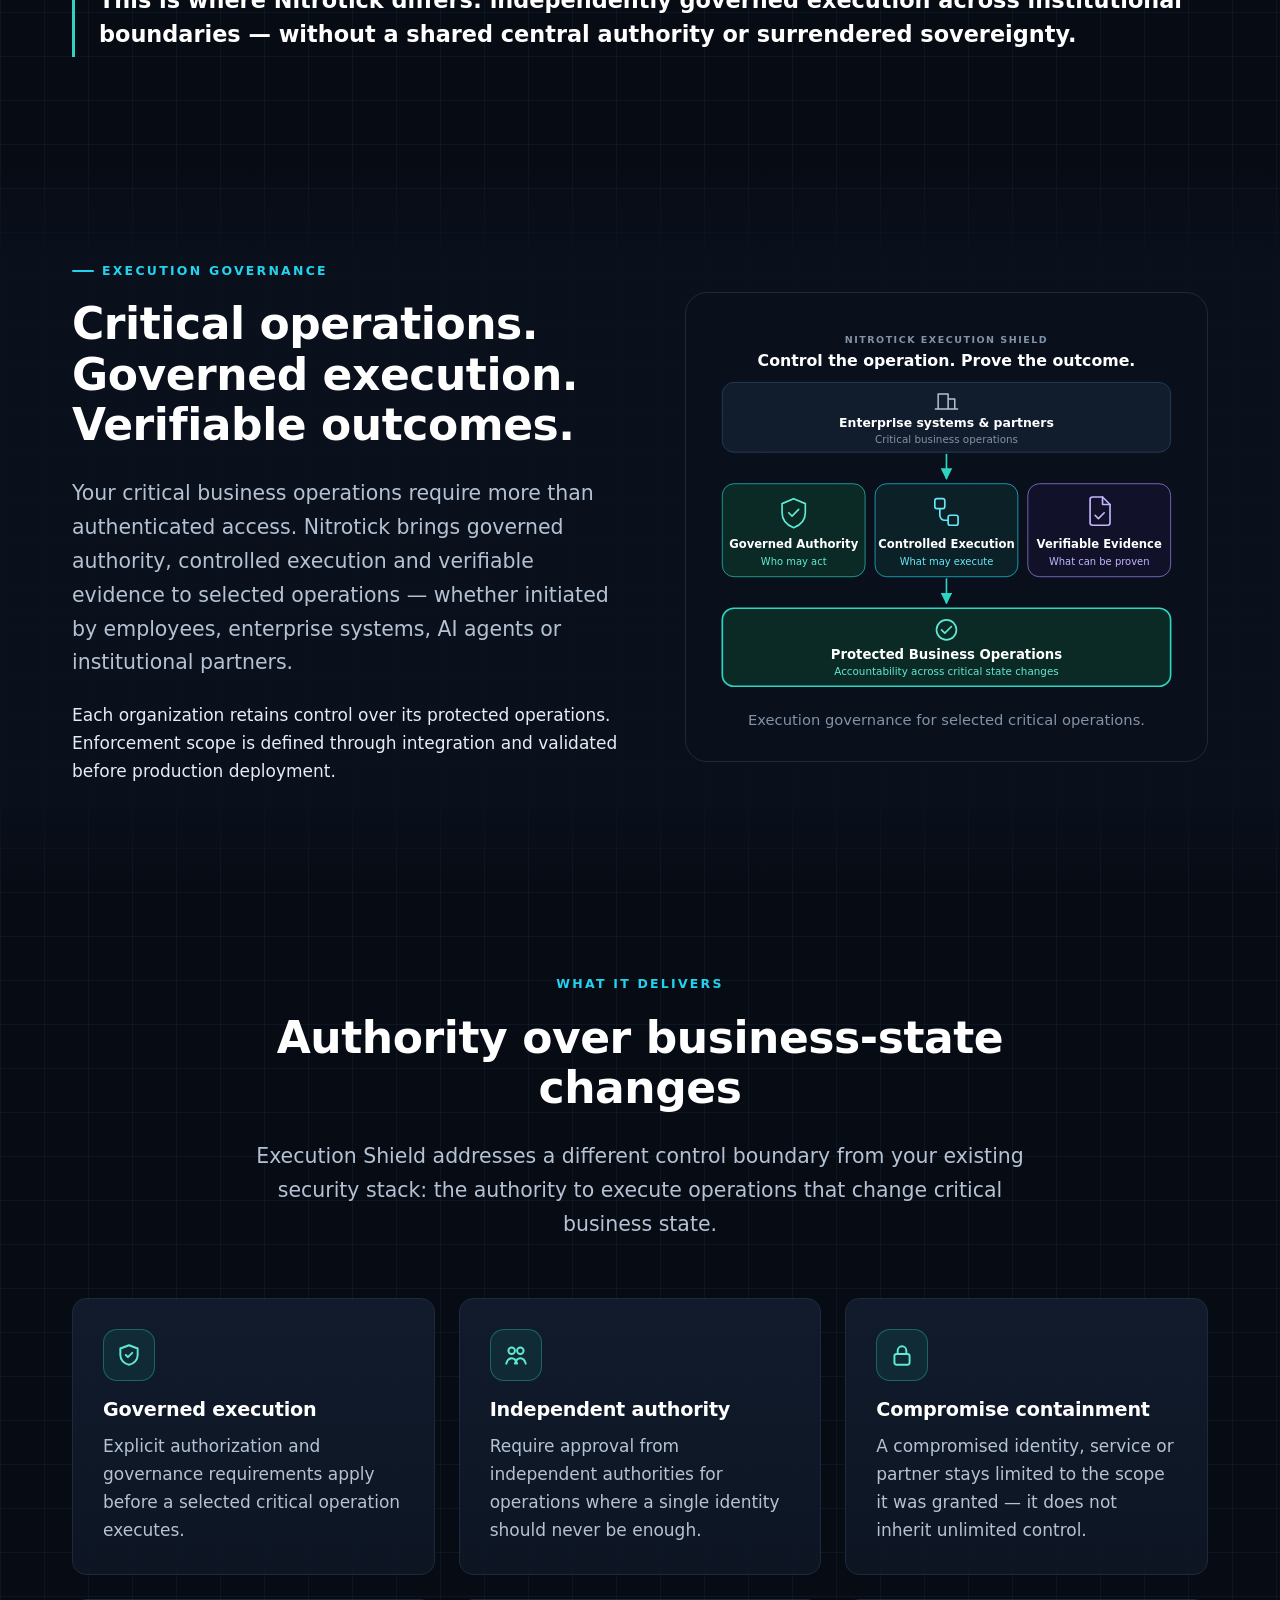
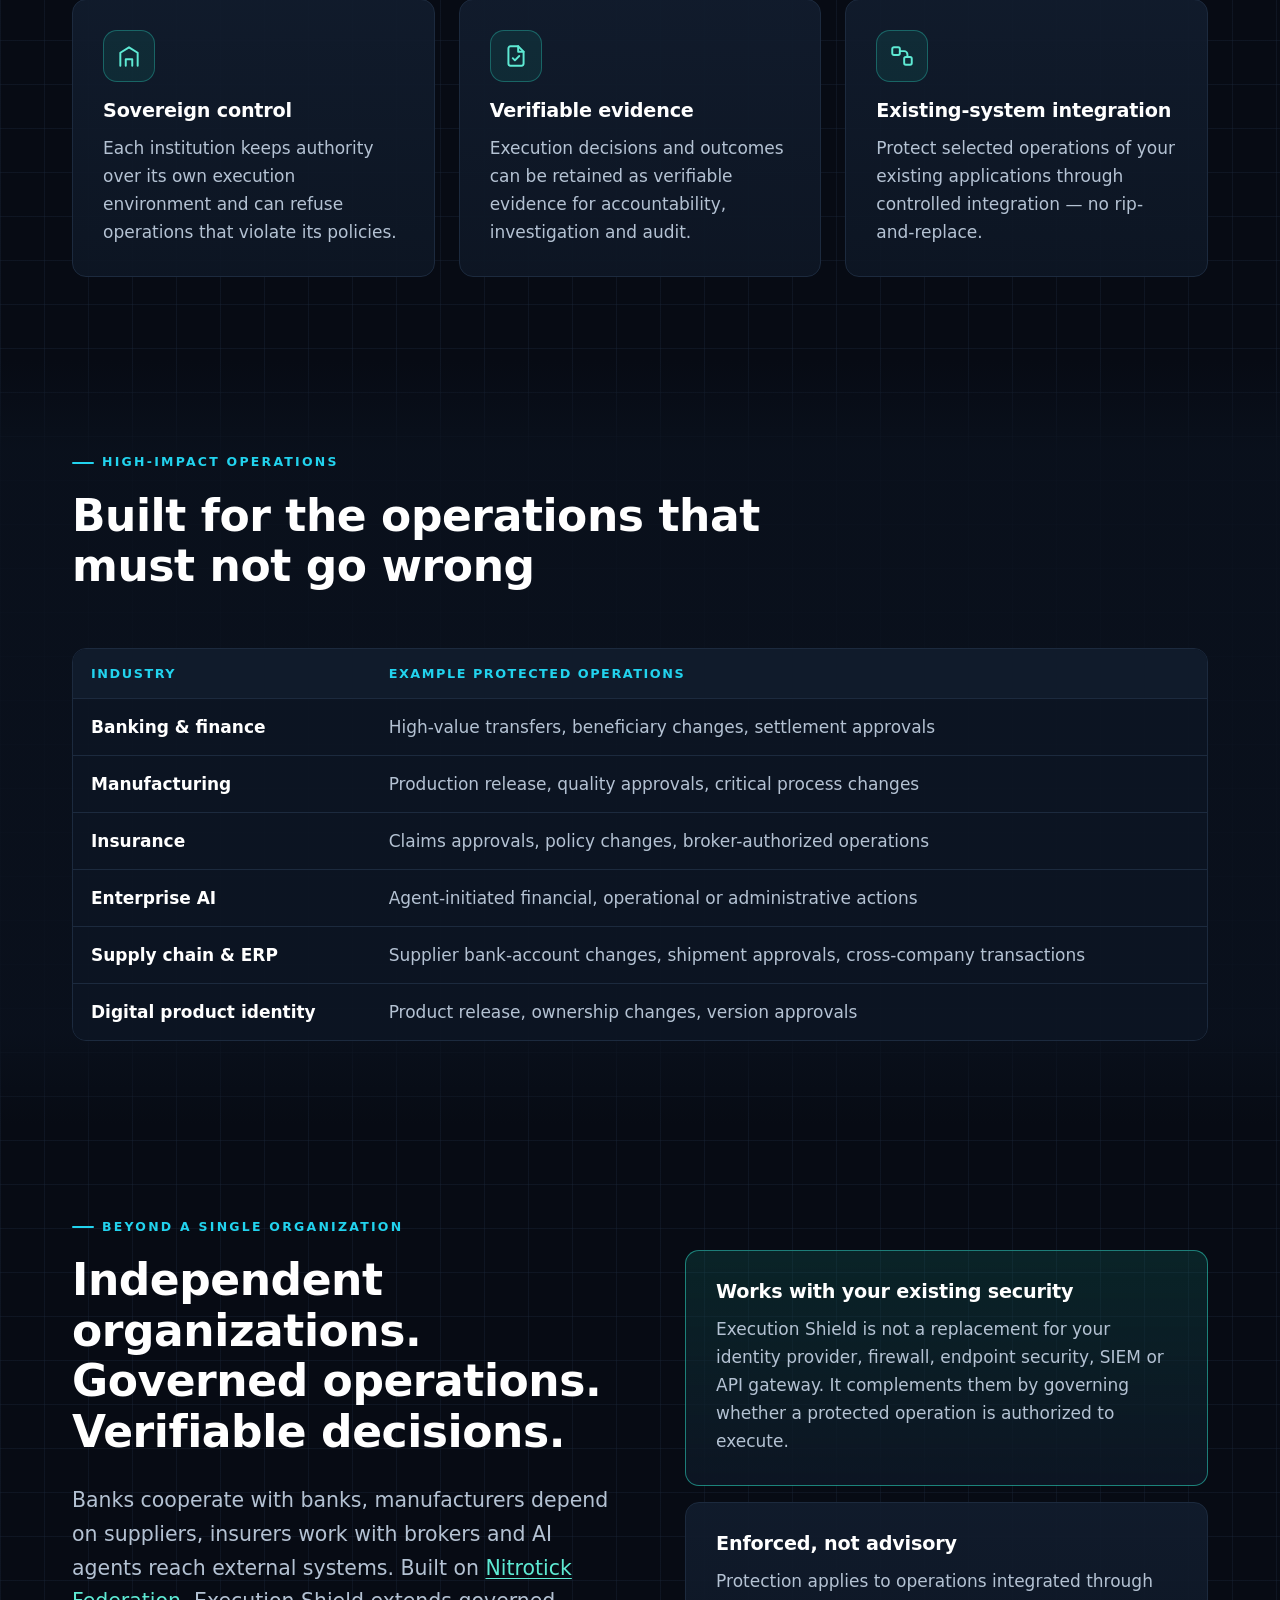
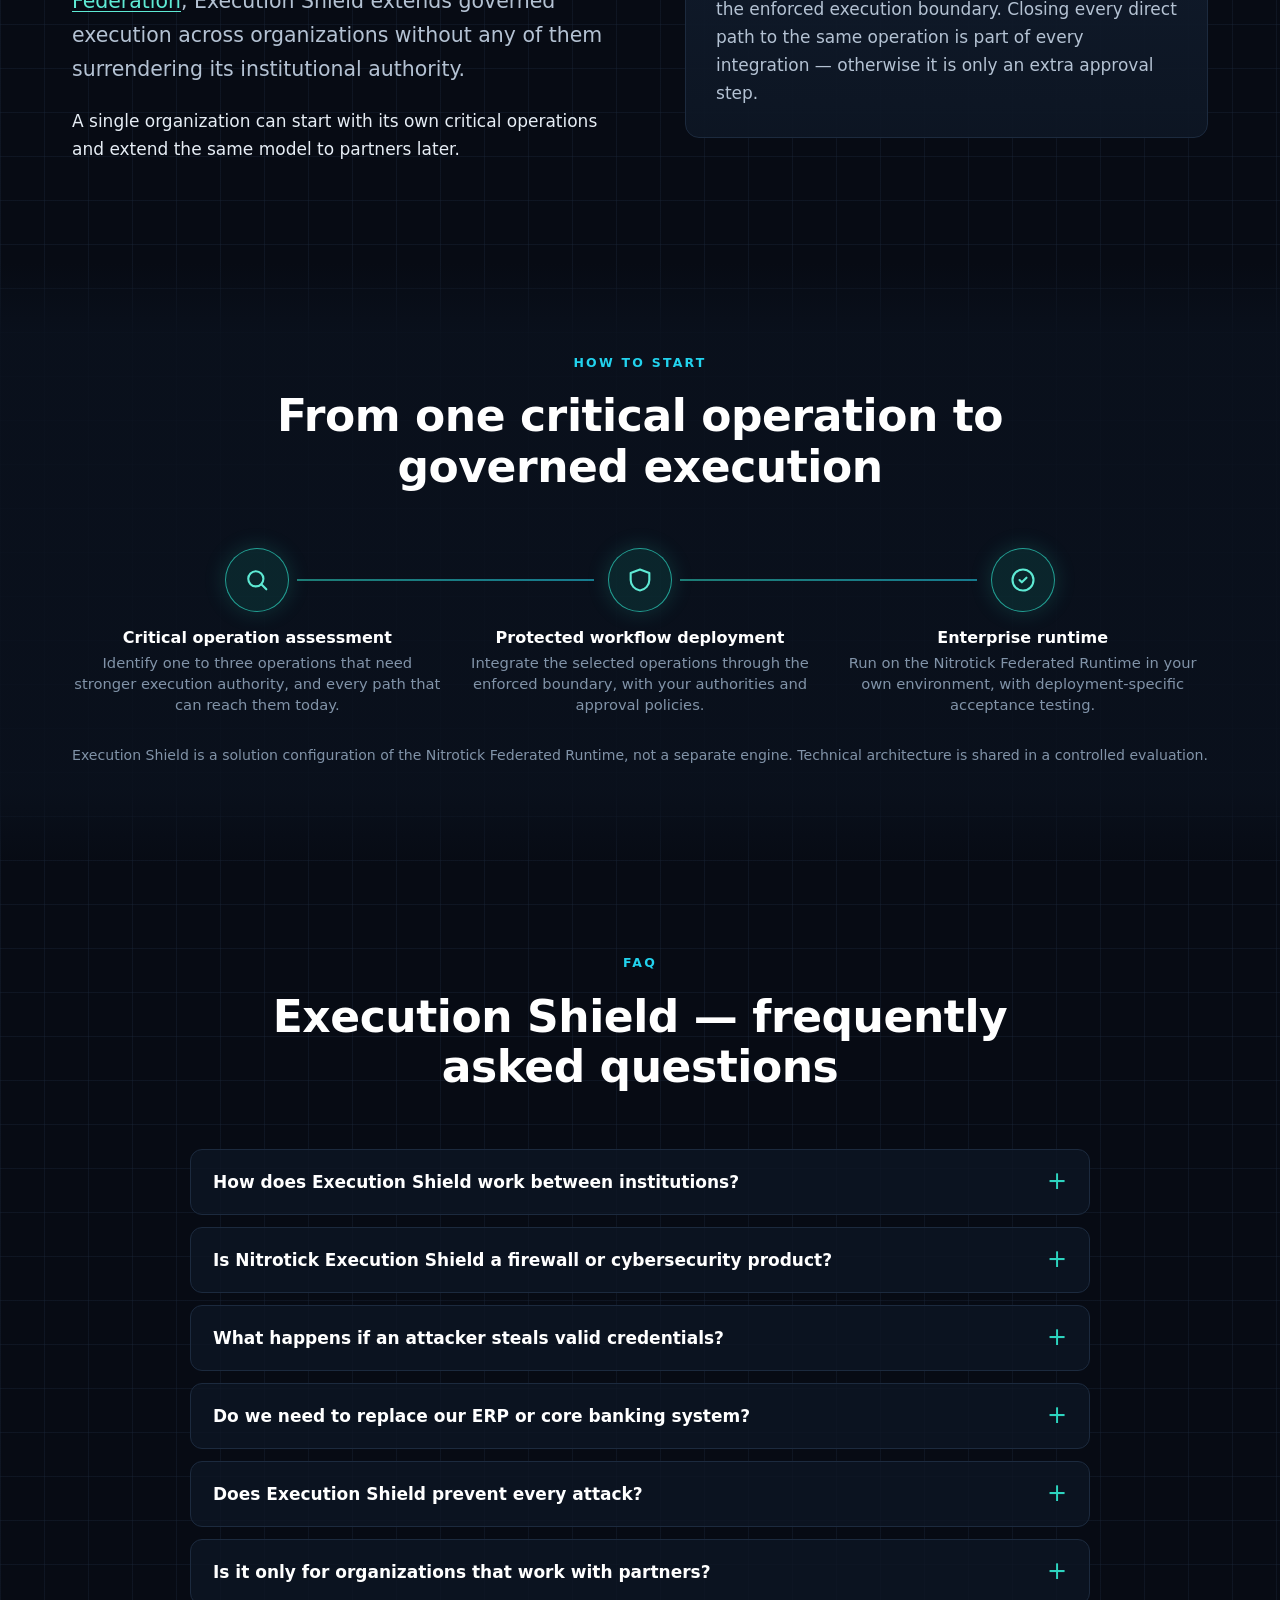
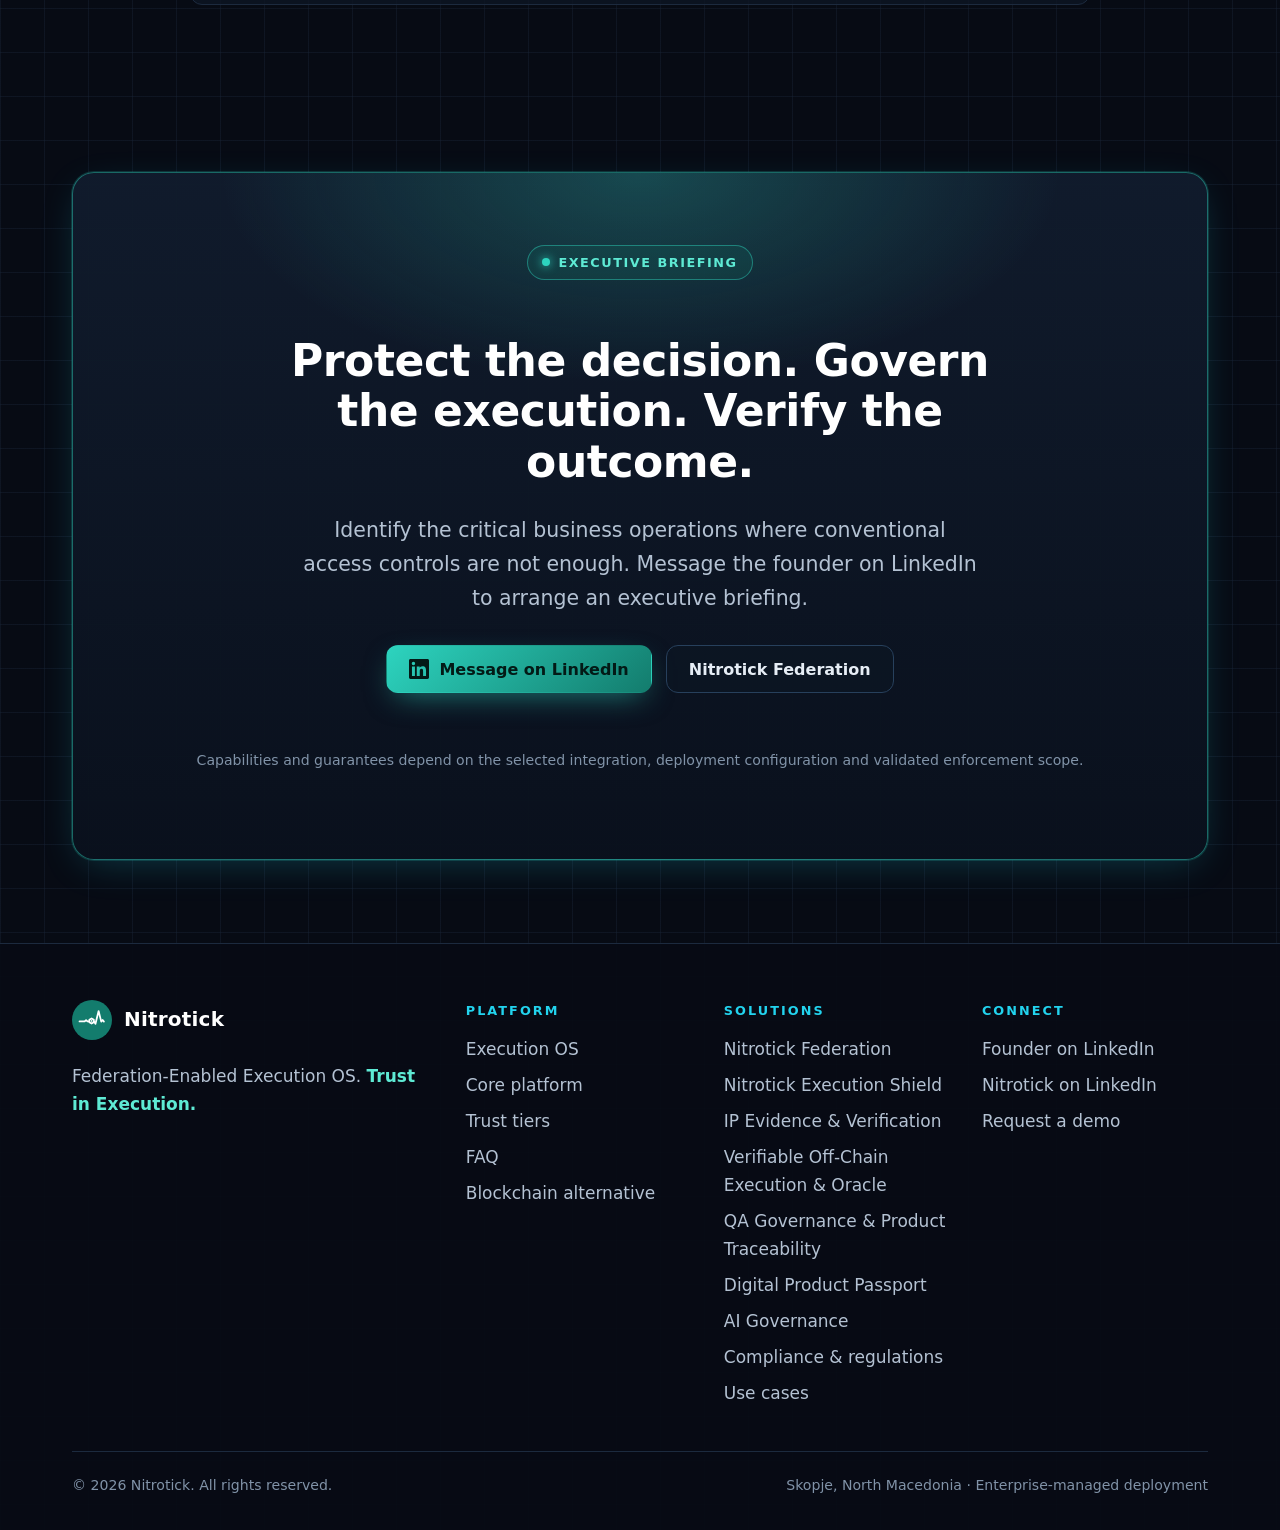
<file: execution-shield/index.html>
<!doctype html>
<html lang="en" dir="ltr">
<head>
  <meta charset="utf-8">
  <meta name="viewport" content="width=device-width, initial-scale=1, viewport-fit=cover">
  <title>Execution Shield — Cross-Institution Security | Nitrotick</title>
  <meta name="description" content="Protect critical operations, not just access — inside your organization and across institutions, with independent authority and evidence on both sides.">
  <meta name="author" content="Aleksandar M. Tasevski">
  <meta name="robots" content="index, follow, max-image-preview:large, max-snippet:-1, max-video-preview:-1">
  <meta name="theme-color" content="#070b14">
  <meta name="color-scheme" content="dark">
  <meta name="format-detection" content="telephone=no">
  <link rel="canonical" href="https://nitrotick.com/execution-shield/">

  <meta property="og:type" content="website">
  <meta property="og:site_name" content="Nitrotick">
  <meta property="og:locale" content="en_US">
  <meta property="og:url" content="https://nitrotick.com/execution-shield/">
  <meta property="og:title" content="Nitrotick Execution Shield — Protect Critical Operations. Not Just Access.">
  <meta property="og:description" content="Independently governed operations across institutional boundaries — each organization keeps control over its own policies, decisions and evidence.">
  <meta property="og:image" content="https://nitrotick.com/assets/img/og/execution-shield.png">
  <meta property="og:image:type" content="image/png">
  <meta property="og:image:width" content="1200">
  <meta property="og:image:height" content="630">
  <meta property="og:image:alt" content="Nitrotick Execution Shield — protect critical operations, not just access.">
  <meta name="twitter:card" content="summary_large_image">
  <meta name="twitter:title" content="Nitrotick Execution Shield — Protect Critical Operations. Not Just Access.">
  <meta name="twitter:description" content="Govern which critical business operations may execute — with independent authority and verifiable evidence.">
  <meta name="twitter:image" content="https://nitrotick.com/assets/img/og/execution-shield.png">
  <meta name="twitter:image:alt" content="Nitrotick Execution Shield — protect critical operations, not just access.">

  <link rel="icon" href="../favicon.svg" type="image/svg+xml">
  <link rel="icon" href="../favicon-32.png" sizes="32x32" type="image/png">
  <link rel="apple-touch-icon" href="../apple-touch-icon.png">
  <link rel="manifest" href="../site.webmanifest">
  <link rel="stylesheet" href="../css/styles.css?v=20261019g">

  <script type="application/ld+json">
  {
    "@context": "https://schema.org",
    "@graph": [
      {
        "@type": "Organization",
        "@id": "https://nitrotick.com/#organization",
        "name": "Nitrotick",
        "url": "https://nitrotick.com/",
        "logo": "https://nitrotick.com/assets/img/logo-512.png",
        "description": "Verifiable execution infrastructure for enterprise AI, banks, fintech and regulated systems.",
        "founder": { "@type": "Person", "@id": "https://nitrotick.com/#founder", "name": "Aleksandar M. Tasevski", "jobTitle": "Founder & Principal Architect", "sameAs": ["https://www.linkedin.com/in/aleksandar-m-tasevski/"] },
        "sameAs": ["https://www.linkedin.com/company/nitrotick/"]
      },
      {
        "@type": "WebPage",
        "@id": "https://nitrotick.com/execution-shield/#webpage",
        "url": "https://nitrotick.com/execution-shield/",
        "name": "Nitrotick Execution Shield — Protect Critical Operations, Not Just Access",
        "description": "Protect critical operations, not just access — inside your organization and across institutions, with independent authority and evidence on both sides.",
        "isPartOf": { "@id": "https://nitrotick.com/#website" },
        "about": { "@id": "https://nitrotick.com/execution-shield/#service" },
        "breadcrumb": { "@id": "https://nitrotick.com/execution-shield/#breadcrumb" },
        "primaryImageOfPage": "https://nitrotick.com/assets/img/og/execution-shield.png",
        "inLanguage": "en"
      },
      {
        "@type": "Service",
        "@id": "https://nitrotick.com/execution-shield/#service",
        "name": "Nitrotick Execution Shield",
        "alternateName": "Nitrotick Execution Shield, powered by Nitrotick Federation",
        "serviceType": "Enterprise execution governance for critical business operations",
        "slogan": "Protect Critical Operations. Not Just Access.",
        "provider": { "@id": "https://nitrotick.com/#organization" },
        "areaServed": "Worldwide",
        "audience": { "@type": "BusinessAudience", "audienceType": "Banks, insurers, manufacturers, public institutions and enterprises with high-value business operations" },
        "isRelatedTo": { "@id": "https://nitrotick.com/execution-os/#software" },
        "description": "A solution configuration of the Nitrotick Federated Runtime that places an enforced execution boundary around selected critical business operations, inside one organization and across independently governed institutions: each participating organization retains control over its own authorization policies, execution decisions and evidence, with independent authority where required."
      },
      {
        "@type": "FAQPage",
        "@id": "https://nitrotick.com/execution-shield/#faq",
        "mainEntity": [
          {
            "@type": "Question",
            "name": "How does Execution Shield work between institutions?",
            "acceptedAnswer": { "@type": "Answer", "text": "Nitrotick enables independently governed operations across institutional boundaries. Each participating organization retains control over its own authorization policies, execution decisions and evidence. No shared central authority is required for institutional execution decisions." }
          },
          {
            "@type": "Question",
            "name": "Is Nitrotick Execution Shield a firewall or cybersecurity product?",
            "acceptedAnswer": { "@type": "Answer", "text": "No. It does not replace your identity provider, firewall, endpoint security, SIEM or API gateway. Those controls decide who can access your systems. Execution Shield governs whether a selected critical business operation is authorized to execute." }
          },
          {
            "@type": "Question",
            "name": "What happens if an attacker steals valid credentials?",
            "acceptedAnswer": { "@type": "Answer", "text": "A stolen identity is still limited to the scope it was granted. For operations configured and validated to require independent approval, one compromised identity is not enough to execute them — provided the independent approvers are not compromised as well." }
          },
          {
            "@type": "Question",
            "name": "Do we need to replace our ERP or core banking system?",
            "acceptedAnswer": { "@type": "Answer", "text": "No. Execution Shield protects selected operations of existing systems through controlled integration. The protection applies to operations that pass through the enforced execution boundary, so any direct path to the same operation must be closed as part of the integration." }
          },
          {
            "@type": "Question",
            "name": "Does Execution Shield prevent every attack?",
            "acceptedAnswer": { "@type": "Answer", "text": "No. Its value is limiting what a compromised or unauthorized participant can do to critical business state, and retaining verifiable evidence of protected execution decisions. Guarantees depend on the integrated operations, the deployment configuration and completed acceptance testing." }
          },
          {
            "@type": "Question",
            "name": "Is it only for organizations that work with partners?",
            "acceptedAnswer": { "@type": "Answer", "text": "No. A single organization can protect its own critical operations. When operations cross into partners, the same model extends to independently governed organizations through Nitrotick Federation." }
          }
        ]
      },
      {
        "@type": "BreadcrumbList",
        "@id": "https://nitrotick.com/execution-shield/#breadcrumb",
        "itemListElement": [
          { "@type": "ListItem", "position": 1, "name": "Home", "item": "https://nitrotick.com/" },
          { "@type": "ListItem", "position": 2, "name": "Execution Shield", "item": "https://nitrotick.com/execution-shield/" }
        ]
      }
    ]
  }
  </script>
</head>
<body>
  <a class="skip-link" href="#main">Skip to content</a>

  <header class="site-header">
    <nav class="container nav" aria-label="Primary">
      <a class="brand" href="../" aria-label="Nitrotick home">
        <img src="../assets/img/logo-mark.svg" alt="" width="40" height="40">
        <span>Nitrotick</span>
      </a>
      <input class="nav-toggle" type="checkbox" id="nav-toggle" aria-label="Toggle navigation menu">
      <label class="nav-toggle-label" for="nav-toggle" aria-hidden="true"><span></span></label>
      <ul class="nav-menu">
        <li><a href="../execution-os/">Execution OS</a></li>
        <li class="nav-dd">
          <a class="nav-dd-link is-current" href="../#products" aria-haspopup="true">Products</a>
          <ul class="nav-sub">
            <li class="nav-sub-label">Products</li>
            <li><a href="../federation/"><strong>Nitrotick Federation</strong><span>Governed execution across independent organizations</span></a></li>
            <li><a href="../ip-evidence-verification/"><strong>IP Evidence &amp; Verification</strong><span>Verifiable evidence of IP creation and version history</span></a></li>
            <li><a href="../verifiable-off-chain-execution/"><strong>Verifiable Off-Chain Execution &amp; Oracle</strong><span>Governed execution for blockchain and DLT</span></a></li>
            <li><a href="../qa-governance-traceability/"><strong>QA Governance &amp; Product Traceability</strong><span>QA workflows, batch recall and GS1 Digital Link</span></a></li>
            <li><a href="../digital-product-passport/"><strong>Digital Product Passport</strong><span>Product identity, versioning and DPP</span></a></li>
            <li><a href="../ai-governance/"><strong>AI Governance</strong><span>Governed AI agent actions with verifiable evidence</span></a></li>
            <li class="nav-sub-label">Solutions</li>
            <li><a href="./" aria-current="page"><strong>Nitrotick Execution Shield</strong><span>Execution security within and across institutions</span></a></li>
          </ul>
        </li>
        <li><a href="../blockchain-alternative/">Blockchain Alternative</a></li>
        <li><a href="../verifiable-off-chain-execution/">Verifiable Off-Chain Execution &amp; Oracle</a></li>
        <li><a href="../compliance/">Compliance</a></li>
        <li><a href="../use-cases/">Use Cases</a></li>
        <li><a class="btn btn--primary" href="#contact">Request a demo</a></li>
      </ul>
    </nav>
  </header>

  <main id="main">
    <!-- ================= HERO ================= -->
    <section class="hero hero--page" aria-labelledby="hero-title">
      <div class="container split">
        <div>
          <nav class="breadcrumb" aria-label="Breadcrumb">
            <ol>
              <li><a href="../">Home</a></li>
              <li aria-current="page">Execution Shield</li>
            </ol>
          </nav>
          <span class="pill"><span class="dot" aria-hidden="true"></span>Execution Shield · Powered by Federation</span>
          <h1 id="hero-title">Protect critical operations. <span class="accent">Not just access.</span></h1>
          <p class="lead">Your systems may be secure. But who controls what they — and your partners — are allowed to execute? Execution Shield puts an enforced execution boundary around your highest-value business operations, <strong>inside your organization and across institutional boundaries</strong>, without replacing your ERP, banking platform or manufacturing systems.</p>
          <div class="btn-row">
            <a class="btn btn--primary" href="#contact">Request an executive briefing</a>
            <a class="btn btn--ghost" href="#how">See how it works</a>
          </div>
          <ul class="hero-meta">
            <li>Cross-institution execution security</li>
            <li>Independent authority</li>
            <li>Evidence on both sides</li>
          </ul>
        </div>
        <figure class="diagram" id="how">
          <svg viewBox="0 0 560 360" role="img" aria-labelledby="xs-title xs-desc">
            <title id="xs-title">Governed collaboration between independent institutions</title>
            <desc id="xs-desc">Institution A and Institution B each keep independent control. Nitrotick Federation connects them for governed collaboration, with governed operations, verifiable evidence and institutional sovereignty.</desc>
            <g class="svg-text" text-anchor="middle">
              <g stroke="#2DD4BF" stroke-width="2.5" stroke-dasharray="7 6" fill="none"><path d="M168 150H206M354 150H392"/></g>
              <rect x="10" y="70" width="158" height="160" rx="16" fill="#1A1A3A" stroke="#6366F1" stroke-width="1.5"/>
              <path d="M89 104L117 115V139C117 159 105 172 89 178C73 172 61 159 61 139V115Z" fill="#0B2027" stroke="#2DD4BF" stroke-width="2.5"/>
              <text x="89" y="205" fill="#fff" font-size="15" font-weight="800">Institution A</text>
              <text x="89" y="222" fill="#A5B4FC" font-size="12">Independent control</text>
              <circle cx="280" cy="150" r="74" fill="#137C6D" stroke="#5EEAD4" stroke-width="2"/>
              <text x="280" y="145" fill="#fff" font-size="16" font-weight="800">Nitrotick</text>
              <text x="280" y="165" fill="#fff" font-size="16" font-weight="800">Federation</text>
              <text x="280" y="186" fill="#CCFBF1" font-size="11.5">Governed collaboration</text>
              <rect x="392" y="70" width="158" height="160" rx="16" fill="#0B2A25" stroke="#2DD4BF" stroke-width="1.5"/>
              <path d="M471 104L499 115V139C499 159 487 172 471 178C455 172 443 159 443 139V115Z" fill="#0B2027" stroke="#2DD4BF" stroke-width="2.5"/>
              <text x="471" y="205" fill="#fff" font-size="15" font-weight="800">Institution B</text>
              <text x="471" y="222" fill="#5EEAD4" font-size="12">Independent control</text>
              <rect x="10" y="274" width="540" height="56" rx="14" fill="#0A111D" stroke="#27405C"/>
              <text x="280" y="307" fill="#E6EDF5" font-size="13.5" font-weight="700">Governed operations · Verifiable evidence · Institutional sovereignty</text>
            </g>
          </svg>
          <figcaption>Each participating organization keeps control over its own policies, decisions and evidence.</figcaption>
        </figure>
      </div>
    </section>

    <!-- ================= PROBLEM ================= -->
    <section class="section section--alt" aria-labelledby="problem-title">
      <div class="container split">
        <div>
          <span class="eyebrow">When authorized access is not enough</span>
          <h2 id="problem-title">A valid login does not mean an operation should execute</h2>
          <p class="lead">Authentication confirms identity. Permissions define access. But critical business operations often need something more: independent authority, governed execution and verifiable accountability.</p>
          <blockquote class="statement">
            Traditional security controls who can access your systems. Nitrotick governs which critical operations may actually execute.
          </blockquote>
        </div>
        <div class="card card--bad">
          <h3>Consider the consequences of</h3>
          <ul class="cross-list">
            <li><strong>An unauthorized supplier bank-account change</strong>Payments quietly redirected to an attacker.</li>
            <li><strong>A high-value transfer without independent approval</strong>One identity is all it takes.</li>
            <li><strong>A compromised service account</strong>Initiating sensitive operations at machine speed.</li>
            <li><strong>An AI agent exceeding its delegated authority</strong>Acting on systems it was only meant to advise.</li>
            <li><strong>A critical production change without governance</strong>Released before the required sign-off.</li>
            <li><strong>A trusted partner acting outside its scope</strong>Using a legitimate connection for an unauthorized operation.</li>
          </ul>
        </div>
      </div>
    </section>

    <!-- ================= CROSS-INSTITUTION ================= -->
    <section class="section" id="cross-institution" aria-labelledby="xi-title">
      <div class="container">
        <div class="section-head">
          <span class="eyebrow">Cross-institution execution security</span>
          <h2 id="xi-title">The shield doesn't stop at your perimeter</h2>
          <p class="lead">Most security controls are designed around one organization's systems and identities. When critical operations cross into partners, a further question arises: who holds the authority to execute them — and who can prove it? Nitrotick enables independently governed operations across institutional boundaries. Each participating organization retains control over its own authorization policies, execution decisions and evidence.</p>
        </div>
        <div class="table-wrap">
          <table>
            <caption class="visually-hidden">Primary focus of common security controls and of Nitrotick Execution Shield</caption>
            <thead><tr><th scope="col">Control</th><th scope="col">Primary focus</th></tr></thead>
            <tbody>
              <tr><td>Firewall / WAF</td><td>Network and application traffic</td></tr>
              <tr><td>IAM / SSO</td><td>Identities and sign-in</td></tr>
              <tr><td>API gateways &amp; policy engines</td><td>API access and request policies</td></tr>
              <tr><td>Nitrotick Execution Shield</td><td class="t-good">Authority over critical business-state changes — within and across institutions — with verifiable evidence</td></tr>
            </tbody>
          </table>
        </div>
        <p class="note mt-lg">Execution Shield complements these controls; it does not replace them.</p>
        <div class="grid grid--2 mt-lg">
          <article class="card">
            <h3>Independent institutional control</h3>
            <p>Each participating organization retains control over its own authorization policies, execution decisions and evidence.</p>
          </article>
          <article class="card">
            <h3>Sovereign refusal</h3>
            <p>A federation partner can never force your institution to be more permissive than your own policy allows.</p>
          </article>
          <article class="card">
            <h3>Partner suspension</h3>
            <p>Partner access can be suspended under defined revocation policies, without shutting down healthy partners.</p>
          </article>
          <article class="card">
            <h3>A consistent governance model</h3>
            <p>The same governance model applies across deployment sizes — from one organization to a federation of institutions.</p>
          </article>
        </div>
        <blockquote class="statement mt-lg">
          This is where Nitrotick differs: independently governed execution across institutional boundaries — without a shared central authority or surrendered sovereignty.
        </blockquote>
      </div>
    </section>

    <!-- ================= INSIDE EACH INSTITUTION ================= -->
    <section class="section section--alt" aria-labelledby="inside-title">
      <div class="container split">
        <div>
          <span class="eyebrow">Execution governance</span>
          <h2 id="inside-title">Critical operations. Governed execution. Verifiable outcomes.</h2>
          <p class="lead">Your critical business operations require more than authenticated access. Nitrotick brings governed authority, controlled execution and verifiable evidence to selected operations — whether initiated by employees, enterprise systems, AI agents or institutional partners.</p>
          <p>Each organization retains control over its protected operations. Enforcement scope is defined through integration and validated before production deployment.</p>
        </div>
        <figure class="diagram">
          <svg viewBox="0 0 560 450" role="img" aria-labelledby="ev-title ev-desc">
            <title id="ev-title">Nitrotick Execution Shield: control the operation, prove the outcome</title>
            <desc id="ev-desc">Critical business operations from enterprise systems and partners pass through three Nitrotick capabilities — governed authority over who may act, controlled execution of what may execute, and verifiable evidence of what can be proven — resulting in protected business operations with accountability across critical state changes.</desc>
            <defs><marker id="ev-a" viewBox="0 0 10 10" refX="9" refY="5" markerWidth="7" markerHeight="7" orient="auto-start-reverse"><path d="M0 0L10 5L0 10Z" fill="#2DD4BF"/></marker></defs>
            <g class="svg-text" text-anchor="middle">
              <text x="280" y="26" fill="#8193A8" font-size="11.5" font-weight="700" letter-spacing="1.8">NITROTICK EXECUTION SHIELD</text>
              <text x="280" y="54" fill="#fff" font-size="19" font-weight="800">Control the operation. Prove the outcome.</text>
              <rect x="10" y="74" width="540" height="84" rx="14" fill="#111C2D" stroke="#27405C"/>
              <g fill="none" stroke="#B4C2D3" stroke-width="1.8" stroke-linejoin="round"><path d="M270 106V88h12v18M282 94h8v12M266 106h28"/></g>
              <text x="280" y="128" fill="#fff" font-size="15" font-weight="700">Enterprise systems &amp; partners</text>
              <text x="280" y="147" fill="#8193A8" font-size="12.5">Critical business operations</text>
              <path d="M280 160V190" stroke="#2DD4BF" stroke-width="2" marker-end="url(#ev-a)"/>
              <rect x="10" y="196" width="172" height="112" rx="14" fill="#0B2A25" stroke="#2DD4BF" stroke-opacity=".8"/>
              <path d="M96 214L110 220V231C110 240 104 246 96 249C88 246 82 240 82 231V220Z" fill="none" stroke="#5EEAD4" stroke-width="2"/>
              <path d="M90 231l4 4 8-8" fill="none" stroke="#5EEAD4" stroke-width="2" stroke-linecap="round" stroke-linejoin="round"/>
              <text x="96" y="274" fill="#fff" font-size="14" font-weight="700">Governed Authority</text>
              <text x="96" y="294" fill="#5EEAD4" font-size="12">Who may act</text>
              <rect x="194" y="196" width="172" height="112" rx="14" fill="#0B2027" stroke="#22D3EE" stroke-opacity=".8"/>
              <g fill="none" stroke="#67E8F9" stroke-width="2" stroke-linejoin="round"><rect x="266" y="214" width="12" height="12" rx="2.5"/><rect x="282" y="234" width="12" height="12" rx="2.5"/><path d="M272 226v8a6 6 0 0 0 6 6h4"/></g>
              <text x="280" y="274" fill="#fff" font-size="14" font-weight="700">Controlled Execution</text>
              <text x="280" y="294" fill="#67E8F9" font-size="12">What may execute</text>
              <rect x="378" y="196" width="172" height="112" rx="14" fill="#12112A" stroke="#A78BFA" stroke-opacity=".8"/>
              <g fill="none" stroke="#C4B5FD" stroke-width="2" stroke-linecap="round" stroke-linejoin="round"><path d="M468 212h-12a3 3 0 0 0-3 3v28a3 3 0 0 0 3 3h18a3 3 0 0 0 3-3v-22z"/><path d="M468 212v9h9M459 234l4 4 7-7"/></g>
              <text x="464" y="274" fill="#fff" font-size="14" font-weight="700">Verifiable Evidence</text>
              <text x="464" y="294" fill="#C4B5FD" font-size="12">What can be proven</text>
              <path d="M280 310V340" stroke="#2DD4BF" stroke-width="2" marker-end="url(#ev-a)"/>
              <rect x="10" y="346" width="540" height="94" rx="14" fill="#0B2A25" stroke="#2DD4BF" stroke-width="2"/>
              <circle cx="280" cy="372" r="12" fill="none" stroke="#5EEAD4" stroke-width="2"/>
              <path d="M274 372l4 4 8-8" fill="none" stroke="#5EEAD4" stroke-width="2" stroke-linecap="round" stroke-linejoin="round"/>
              <text x="280" y="407" fill="#fff" font-size="16" font-weight="800">Protected Business Operations</text>
              <text x="280" y="427" fill="#5EEAD4" font-size="12.5">Accountability across critical state changes</text>
            </g>
          </svg>
          <figcaption>Execution governance for selected critical operations.</figcaption>
        </figure>
      </div>
    </section>

    <!-- ================= DELIVERS ================= -->
    <section class="section" aria-labelledby="deliver-title">
      <div class="container">
        <div class="section-head section-head--center">
          <span class="eyebrow">What it delivers</span>
          <h2 id="deliver-title">Authority over business-state changes</h2>
          <p class="lead">Execution Shield addresses a different control boundary from your existing security stack: the authority to execute operations that change critical business state.</p>
        </div>
        <div class="grid grid--3">
          <article class="card">
            <div class="card-icon" aria-hidden="true"><svg viewBox="0 0 24 24" fill="none" stroke="currentColor" stroke-width="1.8" stroke-linecap="round" stroke-linejoin="round"><path d="M12 3l8 3v6c0 4.5-3.4 8.3-8 9-4.6-.7-8-4.5-8-9V6z"/><path d="M9 12l2 2 4-4"/></svg></div>
            <h3>Governed execution</h3>
            <p>Explicit authorization and governance requirements apply before a selected critical operation executes.</p>
          </article>
          <article class="card">
            <div class="card-icon" aria-hidden="true"><svg viewBox="0 0 24 24" fill="none" stroke="currentColor" stroke-width="1.8" stroke-linecap="round" stroke-linejoin="round"><circle cx="8" cy="8" r="3"/><circle cx="16" cy="8" r="3"/><path d="M3 20c.8-3 2.8-5 5-5s4.2 2 5 5M11 20c.8-3 2.8-5 5-5s4.2 2 5 5"/></svg></div>
            <h3>Independent authority</h3>
            <p>Require approval from independent authorities for operations where a single identity should never be enough.</p>
          </article>
          <article class="card">
            <div class="card-icon" aria-hidden="true"><svg viewBox="0 0 24 24" fill="none" stroke="currentColor" stroke-width="1.8" stroke-linecap="round" stroke-linejoin="round"><rect x="5" y="11" width="14" height="10" rx="2"/><path d="M8 11V8a4 4 0 0 1 8 0v3"/></svg></div>
            <h3>Compromise containment</h3>
            <p>A compromised identity, service or partner stays limited to the scope it was granted — it does not inherit unlimited control.</p>
          </article>
          <article class="card">
            <div class="card-icon" aria-hidden="true"><svg viewBox="0 0 24 24" fill="none" stroke="currentColor" stroke-width="1.8" stroke-linecap="round" stroke-linejoin="round"><path d="M4 21V9l8-5 8 5v12"/><path d="M9 21v-6h6v6"/></svg></div>
            <h3>Sovereign control</h3>
            <p>Each institution keeps authority over its own execution environment and can refuse operations that violate its policies.</p>
          </article>
          <article class="card">
            <div class="card-icon" aria-hidden="true"><svg viewBox="0 0 24 24" fill="none" stroke="currentColor" stroke-width="1.8" stroke-linecap="round" stroke-linejoin="round"><path d="M14 3H7a2 2 0 0 0-2 2v14a2 2 0 0 0 2 2h10a2 2 0 0 0 2-2V8z"/><path d="M14 3v5h5M9 14l2 2 4-4"/></svg></div>
            <h3>Verifiable evidence</h3>
            <p>Execution decisions and outcomes can be retained as verifiable evidence for accountability, investigation and audit.</p>
          </article>
          <article class="card">
            <div class="card-icon" aria-hidden="true"><svg viewBox="0 0 24 24" fill="none" stroke="currentColor" stroke-width="1.8" stroke-linecap="round" stroke-linejoin="round"><rect x="3" y="4" width="7" height="7" rx="1.5"/><rect x="14" y="13" width="7" height="7" rx="1.5"/><path d="M10 7.5h4a3 3 0 0 1 3 3V13"/></svg></div>
            <h3>Existing-system integration</h3>
            <p>Protect selected operations of your existing applications through controlled integration — no rip-and-replace.</p>
          </article>
        </div>
      </div>
    </section>

    <!-- ================= USE CASES ================= -->
    <section class="section section--alt" aria-labelledby="ops-title">
      <div class="container">
        <div class="section-head">
          <span class="eyebrow">High-impact operations</span>
          <h2 id="ops-title">Built for the operations that must not go wrong</h2>
        </div>
        <div class="table-wrap">
          <table>
            <caption class="visually-hidden">Example protected operations by industry</caption>
            <thead><tr><th scope="col">Industry</th><th scope="col">Example protected operations</th></tr></thead>
            <tbody>
              <tr><td>Banking &amp; finance</td><td>High-value transfers, beneficiary changes, settlement approvals</td></tr>
              <tr><td>Manufacturing</td><td>Production release, quality approvals, critical process changes</td></tr>
              <tr><td>Insurance</td><td>Claims approvals, policy changes, broker-authorized operations</td></tr>
              <tr><td>Enterprise AI</td><td>Agent-initiated financial, operational or administrative actions</td></tr>
              <tr><td>Supply chain &amp; ERP</td><td>Supplier bank-account changes, shipment approvals, cross-company transactions</td></tr>
              <tr><td>Digital product identity</td><td>Product release, ownership changes, version approvals</td></tr>
            </tbody>
          </table>
        </div>
      </div>
    </section>

    <!-- ================= FEDERATION & INTEGRATION ================= -->
    <section class="section" aria-labelledby="fed-title">
      <div class="container split">
        <div>
          <span class="eyebrow">Beyond a single organization</span>
          <h2 id="fed-title">Independent organizations. Governed operations. Verifiable decisions.</h2>
          <p class="lead">Banks cooperate with banks, manufacturers depend on suppliers, insurers work with brokers and AI agents reach external systems. Built on <a href="../federation/">Nitrotick Federation</a>, Execution Shield extends governed execution across organizations without any of them surrendering its institutional authority.</p>
          <p>A single organization can start with its own critical operations and extend the same model to partners later.</p>
        </div>
        <div class="stack">
          <article class="card card--featured">
            <h3>Works with your existing security</h3>
            <p>Execution Shield is not a replacement for your identity provider, firewall, endpoint security, SIEM or API gateway. It complements them by governing whether a protected operation is authorized to execute.</p>
          </article>
          <article class="card">
            <h3>Enforced, not advisory</h3>
            <p>Protection applies to operations integrated through the enforced execution boundary. Closing every direct path to the same operation is part of every integration — otherwise it is only an extra approval step.</p>
          </article>
        </div>
      </div>
    </section>

    <!-- ================= ENGAGEMENT ================= -->
    <section class="section section--alt" aria-labelledby="eng-title">
      <div class="container">
        <div class="section-head section-head--center">
          <span class="eyebrow">How to start</span>
          <h2 id="eng-title">From one critical operation to governed execution</h2>
        </div>
        <ol class="timeline" style="--steps:3">
          <li>
            <span class="tl-icon" aria-hidden="true"><svg viewBox="0 0 24 24" fill="none" stroke="currentColor" stroke-width="1.8" stroke-linecap="round" stroke-linejoin="round"><circle cx="11" cy="11" r="6.5"/><path d="M20 20l-4.3-4.3"/></svg></span>
            <strong>Critical operation assessment</strong>Identify one to three operations that need stronger execution authority, and every path that can reach them today.
          </li>
          <li>
            <span class="tl-icon" aria-hidden="true"><svg viewBox="0 0 24 24" fill="none" stroke="currentColor" stroke-width="1.8" stroke-linecap="round" stroke-linejoin="round"><path d="M12 3l8 3v6c0 4.5-3.4 8.3-8 9-4.6-.7-8-4.5-8-9V6z"/></svg></span>
            <strong>Protected workflow deployment</strong>Integrate the selected operations through the enforced boundary, with your authorities and approval policies.
          </li>
          <li>
            <span class="tl-icon" aria-hidden="true"><svg viewBox="0 0 24 24" fill="none" stroke="currentColor" stroke-width="1.8" stroke-linecap="round" stroke-linejoin="round"><path d="M9 12l2 2 4-4"/><circle cx="12" cy="12" r="9"/></svg></span>
            <strong>Enterprise runtime</strong>Run on the Nitrotick Federated Runtime in your own environment, with deployment-specific acceptance testing.
          </li>
        </ol>
        <p class="note center">Execution Shield is a solution configuration of the Nitrotick Federated Runtime, not a separate engine. Technical architecture is shared in a controlled evaluation.</p>
      </div>
    </section>

    <!-- ================= FAQ ================= -->
    <section class="section" id="faq" aria-labelledby="faq-title">
      <div class="container">
        <div class="section-head section-head--center">
          <span class="eyebrow">FAQ</span>
          <h2 id="faq-title">Execution Shield — frequently asked questions</h2>
        </div>
        <div class="faq">
          <details>
            <summary>How does Execution Shield work between institutions?</summary>
            <div><p>Nitrotick enables independently governed operations across institutional boundaries. Each participating organization retains control over its own authorization policies, execution decisions and evidence. No shared central authority is required for institutional execution decisions.</p></div>
          </details>
          <details>
            <summary>Is Nitrotick Execution Shield a firewall or cybersecurity product?</summary>
            <div><p>No. It does not replace your identity provider, firewall, endpoint security, SIEM or API gateway. Those controls decide who can access your systems. Execution Shield governs whether a selected critical business operation is authorized to execute.</p></div>
          </details>
          <details>
            <summary>What happens if an attacker steals valid credentials?</summary>
            <div><p>A stolen identity is still limited to the scope it was granted. For operations configured and validated to require independent approval, one compromised identity is not enough to execute them — provided the independent approvers are not compromised as well.</p></div>
          </details>
          <details>
            <summary>Do we need to replace our ERP or core banking system?</summary>
            <div><p>No. Execution Shield protects selected operations of existing systems through controlled integration. The protection applies to operations that pass through the enforced execution boundary, so any direct path to the same operation must be closed as part of the integration.</p></div>
          </details>
          <details>
            <summary>Does Execution Shield prevent every attack?</summary>
            <div><p>No. Its value is limiting what a compromised or unauthorized participant can do to critical business state, and retaining verifiable evidence of protected execution decisions. Guarantees depend on the integrated operations, the deployment configuration and completed acceptance testing.</p></div>
          </details>
          <details>
            <summary>Is it only for organizations that work with partners?</summary>
            <div><p>No. A single organization can protect its own critical operations. When operations cross into partners, the same model extends to independently governed organizations through Nitrotick Federation.</p></div>
          </details>
        </div>
      </div>
    </section>

    <!-- ================= CONTACT ================= -->
    <section class="section" id="contact" aria-labelledby="contact-title">
      <div class="container">
        <div class="cta">
          <span class="pill"><span class="dot" aria-hidden="true"></span>Executive briefing</span>
          <h2 id="contact-title" class="mt-lg">Protect the decision. Govern the execution. Verify the outcome.</h2>
          <p class="lead">Identify the critical business operations where conventional access controls are not enough. Message the founder on LinkedIn to arrange an executive briefing.</p>
          <div class="btn-row">
            <a class="btn btn--primary" href="https://www.linkedin.com/in/aleksandar-m-tasevski/" target="_blank" rel="noopener">
              <svg viewBox="0 0 24 24" aria-hidden="true" fill="currentColor"><path d="M20.45 20.45h-3.55v-5.57c0-1.33-.03-3.04-1.85-3.04-1.85 0-2.14 1.45-2.14 2.94v5.67H9.35V9h3.41v1.56h.05c.48-.9 1.64-1.85 3.37-1.85 3.6 0 4.27 2.37 4.27 5.46v6.28zM5.34 7.43a2.06 2.06 0 1 1 0-4.13 2.06 2.06 0 0 1 0 4.13zM7.12 20.45H3.56V9h3.56v11.45zM22.22 0H1.77C.79 0 0 .77 0 1.73v20.54C0 23.23.79 24 1.77 24h20.45c.98 0 1.78-.77 1.78-1.73V1.73C24 .77 23.2 0 22.22 0z"/></svg>
              Message on LinkedIn
            </a>
            <a class="btn btn--ghost" href="../federation/">Nitrotick Federation</a>
          </div>
          <p class="note mt-lg">Capabilities and guarantees depend on the selected integration, deployment configuration and validated enforcement scope.</p>
        </div>
      </div>
    </section>
  </main>

  <footer class="site-footer">
    <div class="container">
      <div class="footer-grid">
        <div>
          <a class="brand" href="../" aria-label="Nitrotick home">
            <img src="../assets/img/logo-mark.svg" alt="" width="40" height="40">
            <span>Nitrotick</span>
          </a>
          <p class="footer-tagline">Federation-Enabled Execution OS. <strong>Trust in Execution.</strong></p>
        </div>
        <div>
          <p class="footer-heading">Platform</p>
          <ul>
            <li><a href="../execution-os/">Execution OS</a></li>
            <li><a href="../#platform">Core platform</a></li>
            <li><a href="../#trust-tiers">Trust tiers</a></li>
            <li><a href="../#faq">FAQ</a></li>
            <li><a href="../blockchain-alternative/">Blockchain alternative</a></li>
          </ul>
        </div>
        <div>
          <p class="footer-heading">Solutions</p>
          <ul>
            <li><a href="../federation/">Nitrotick Federation</a></li>
            <li><a href="./" aria-current="page">Nitrotick Execution Shield</a></li>
            <li><a href="../ip-evidence-verification/">IP Evidence &amp; Verification</a></li>
            <li><a href="../verifiable-off-chain-execution/">Verifiable Off-Chain Execution &amp; Oracle</a></li>
            <li><a href="../qa-governance-traceability/">QA Governance &amp; Product Traceability</a></li>
            <li><a href="../digital-product-passport/">Digital Product Passport</a></li>
            <li><a href="../ai-governance/">AI Governance</a></li>
            <li><a href="../compliance/">Compliance &amp; regulations</a></li>
            <li><a href="../use-cases/">Use cases</a></li>
          </ul>
        </div>
        <div>
          <p class="footer-heading">Connect</p>
          <ul>
            <li><a href="https://www.linkedin.com/in/aleksandar-m-tasevski/" target="_blank" rel="noopener">Founder on LinkedIn</a></li>
            <li><a href="https://www.linkedin.com/company/nitrotick/" target="_blank" rel="noopener">Nitrotick on LinkedIn</a></li>
            <li><a href="#contact">Request a demo</a></li>
          </ul>
        </div>
      </div>
      <div class="footer-bottom">
        <span>© 2026 Nitrotick. All rights reserved.</span>
        <span>Skopje, North Macedonia · Enterprise-managed deployment</span>
      </div>
    </div>
  </footer>
</body>
</html>
</file>
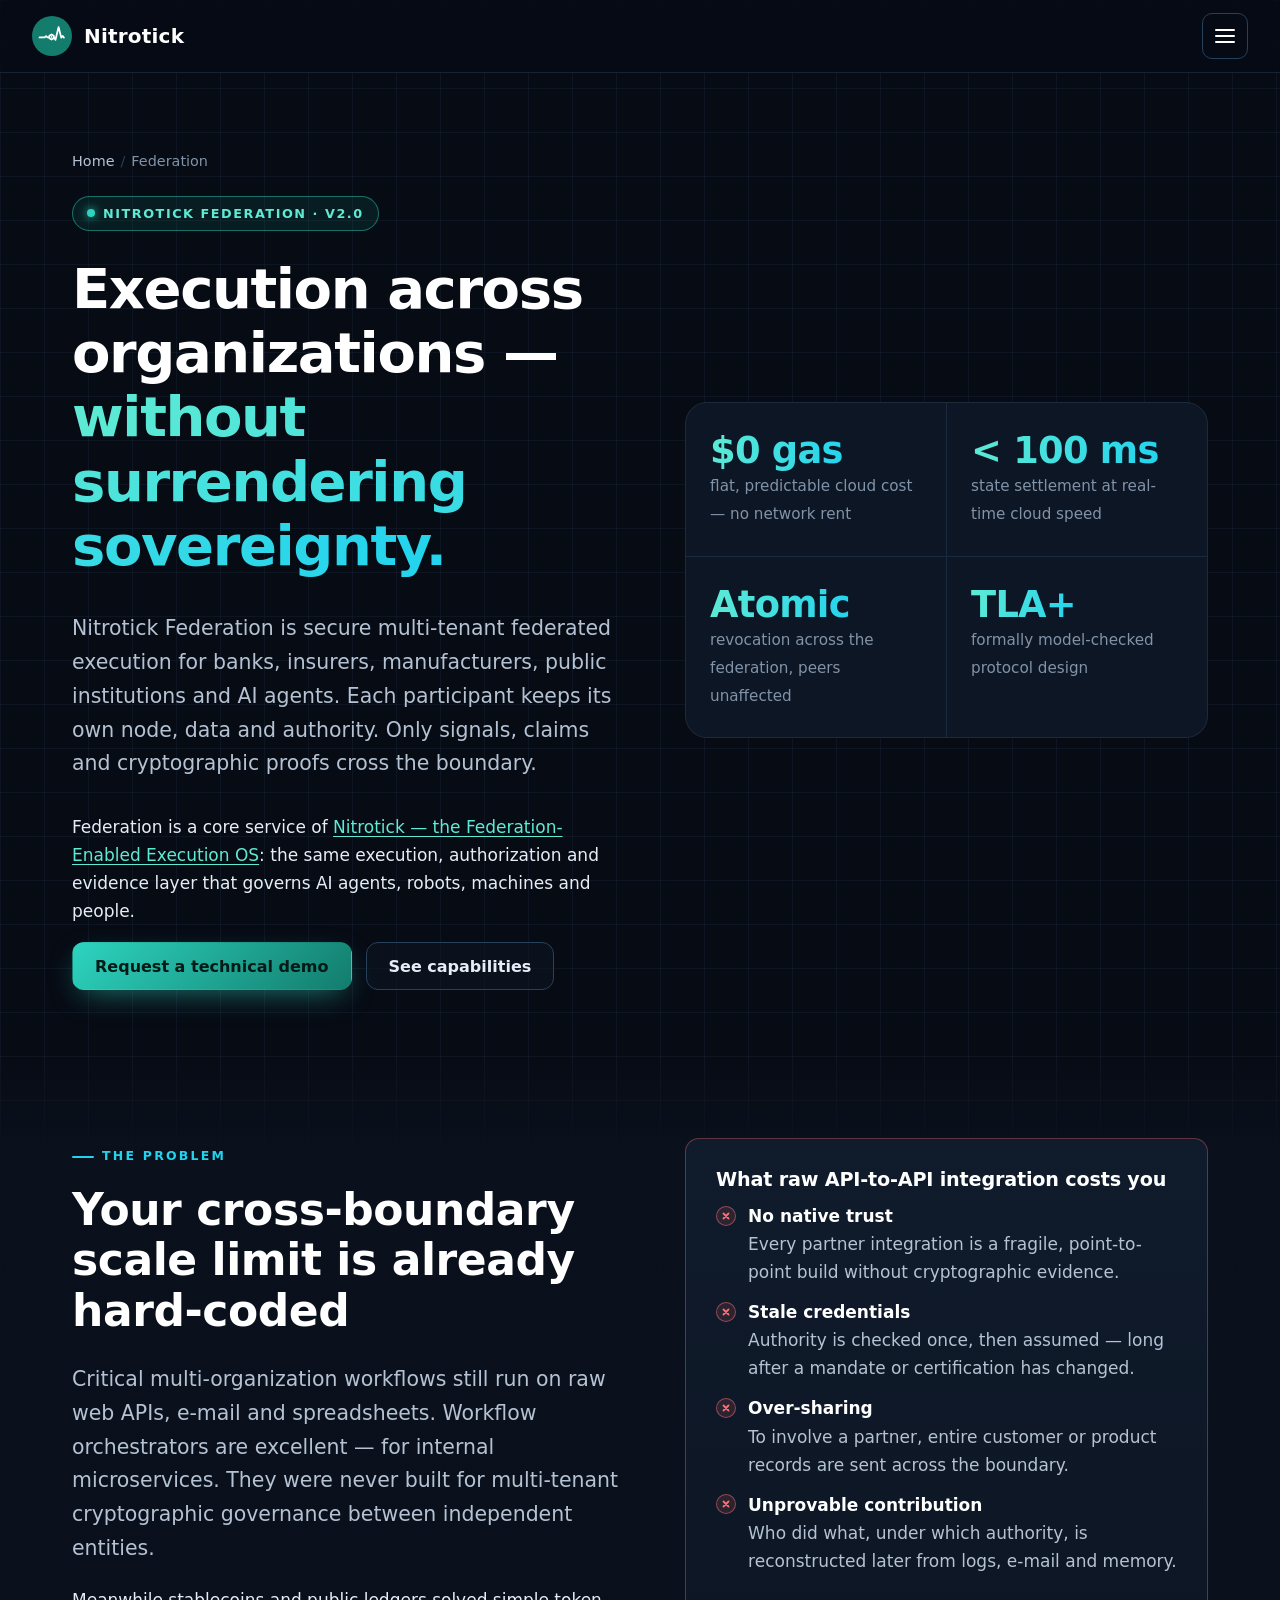
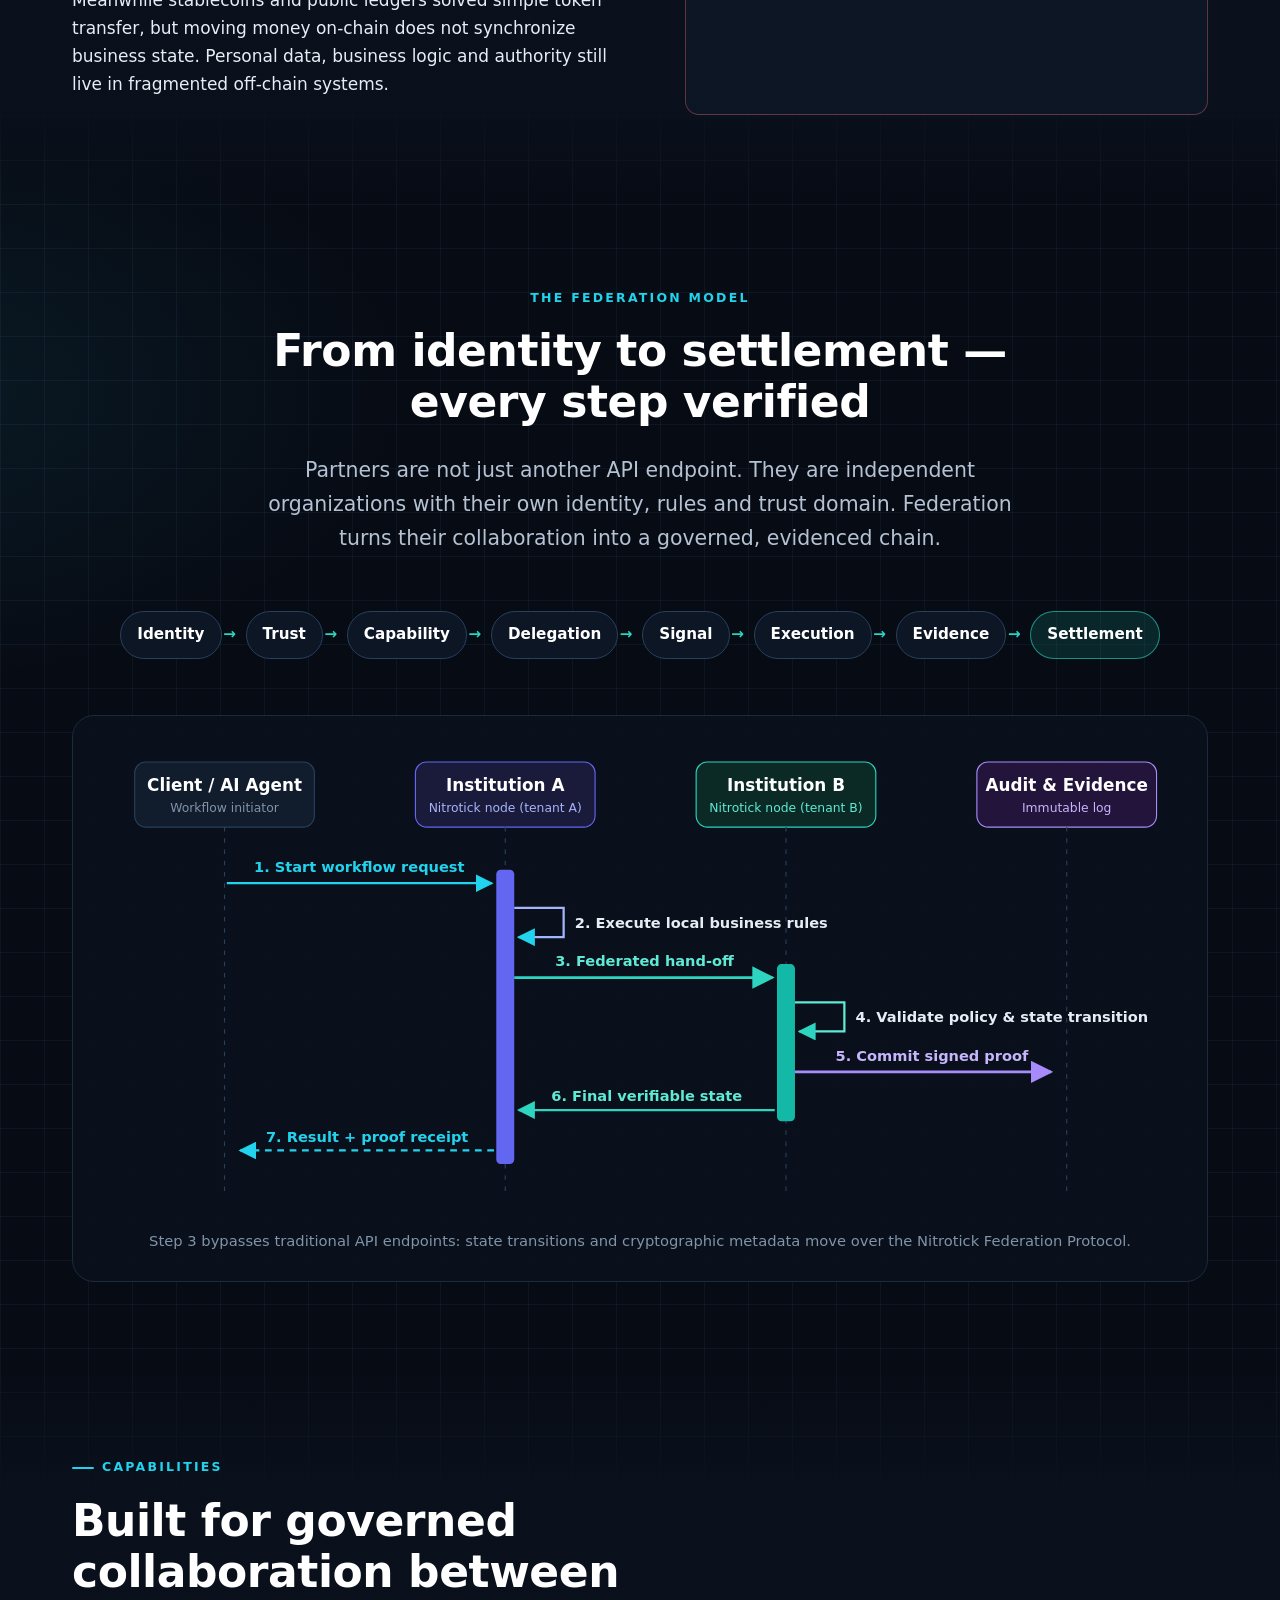
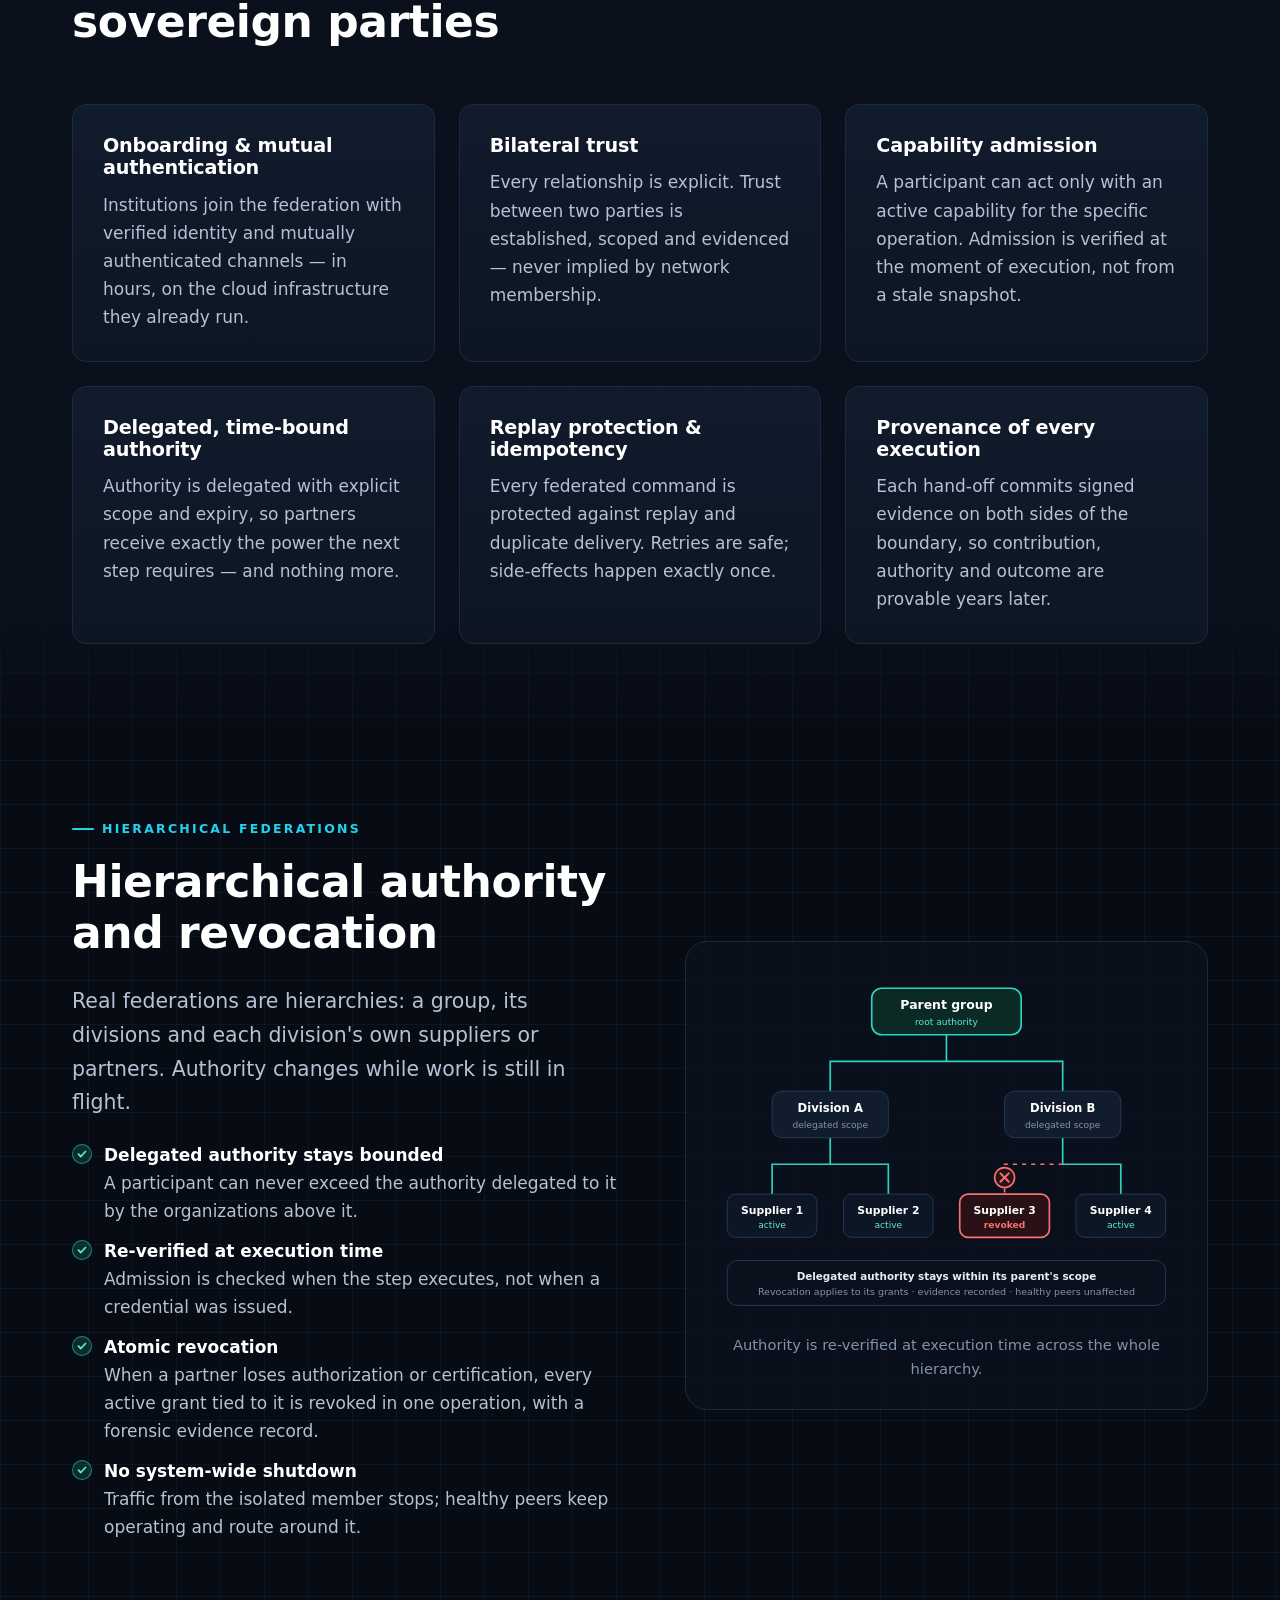
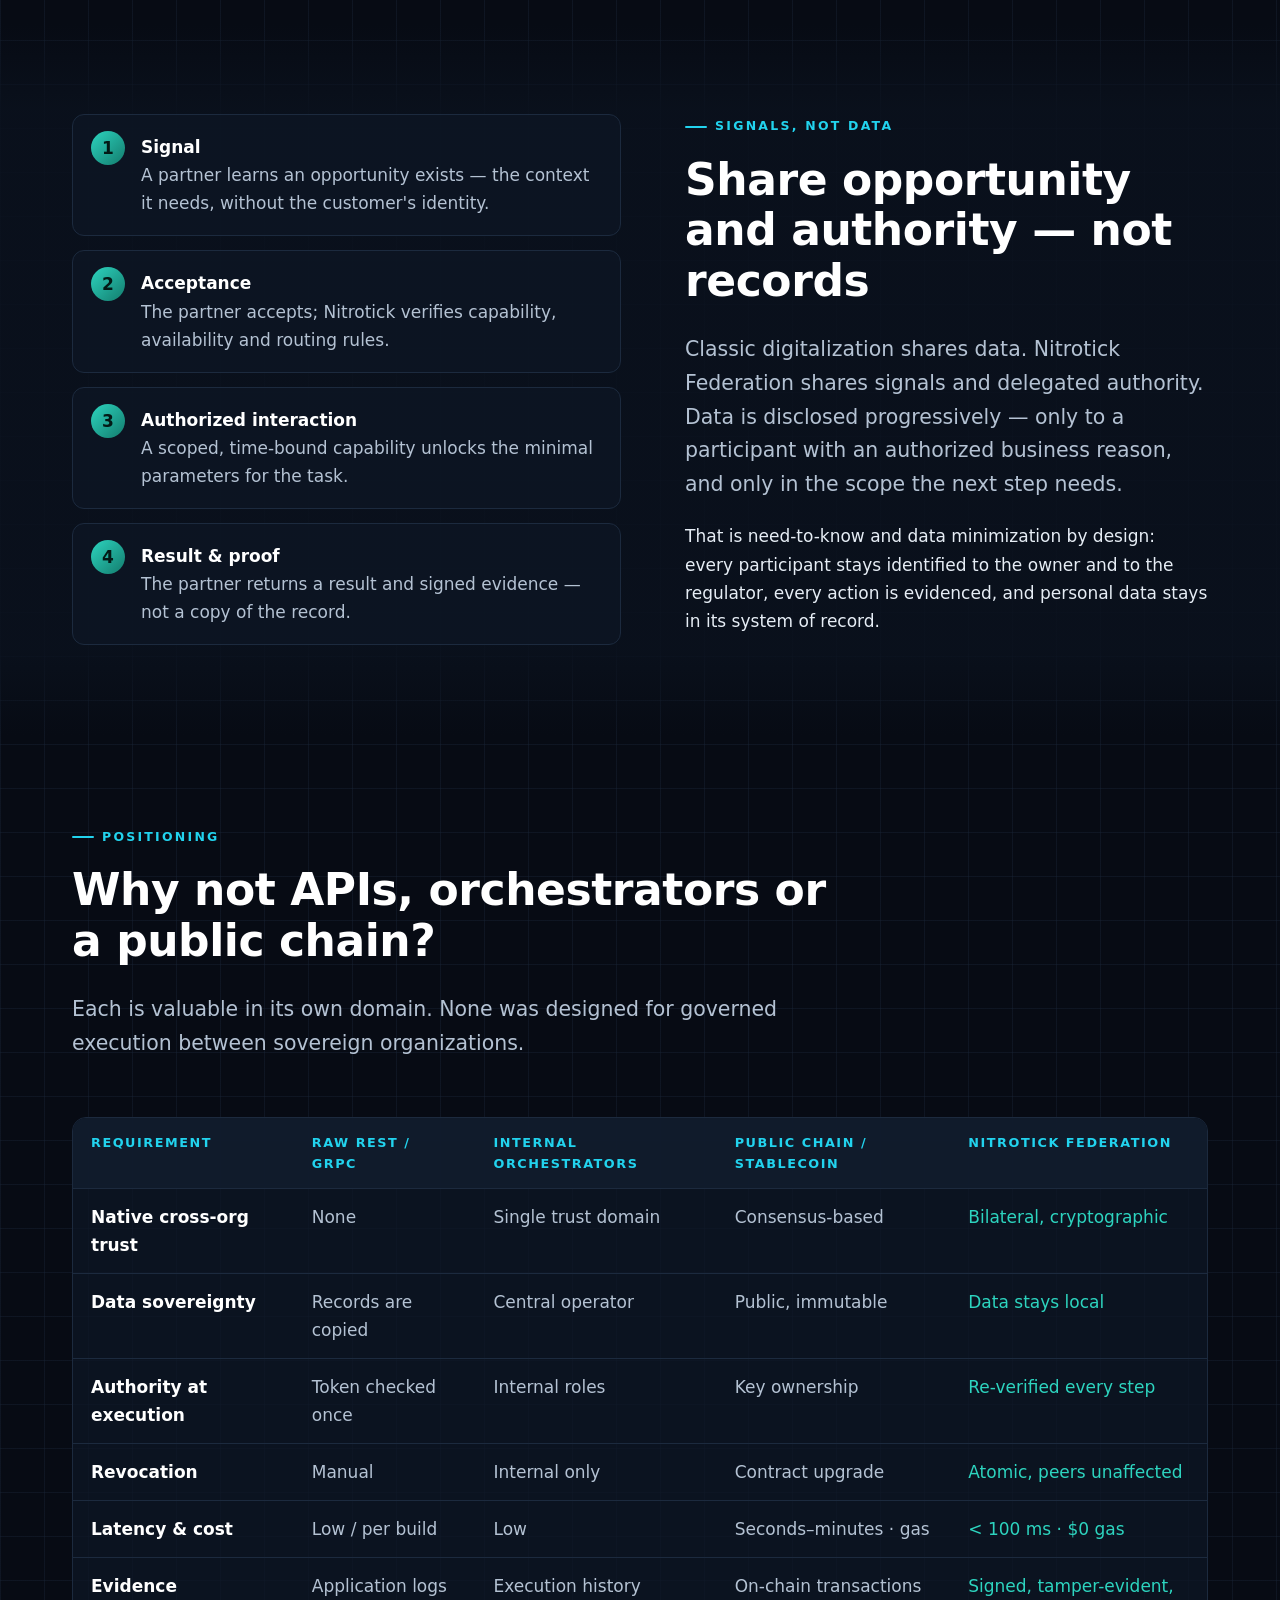
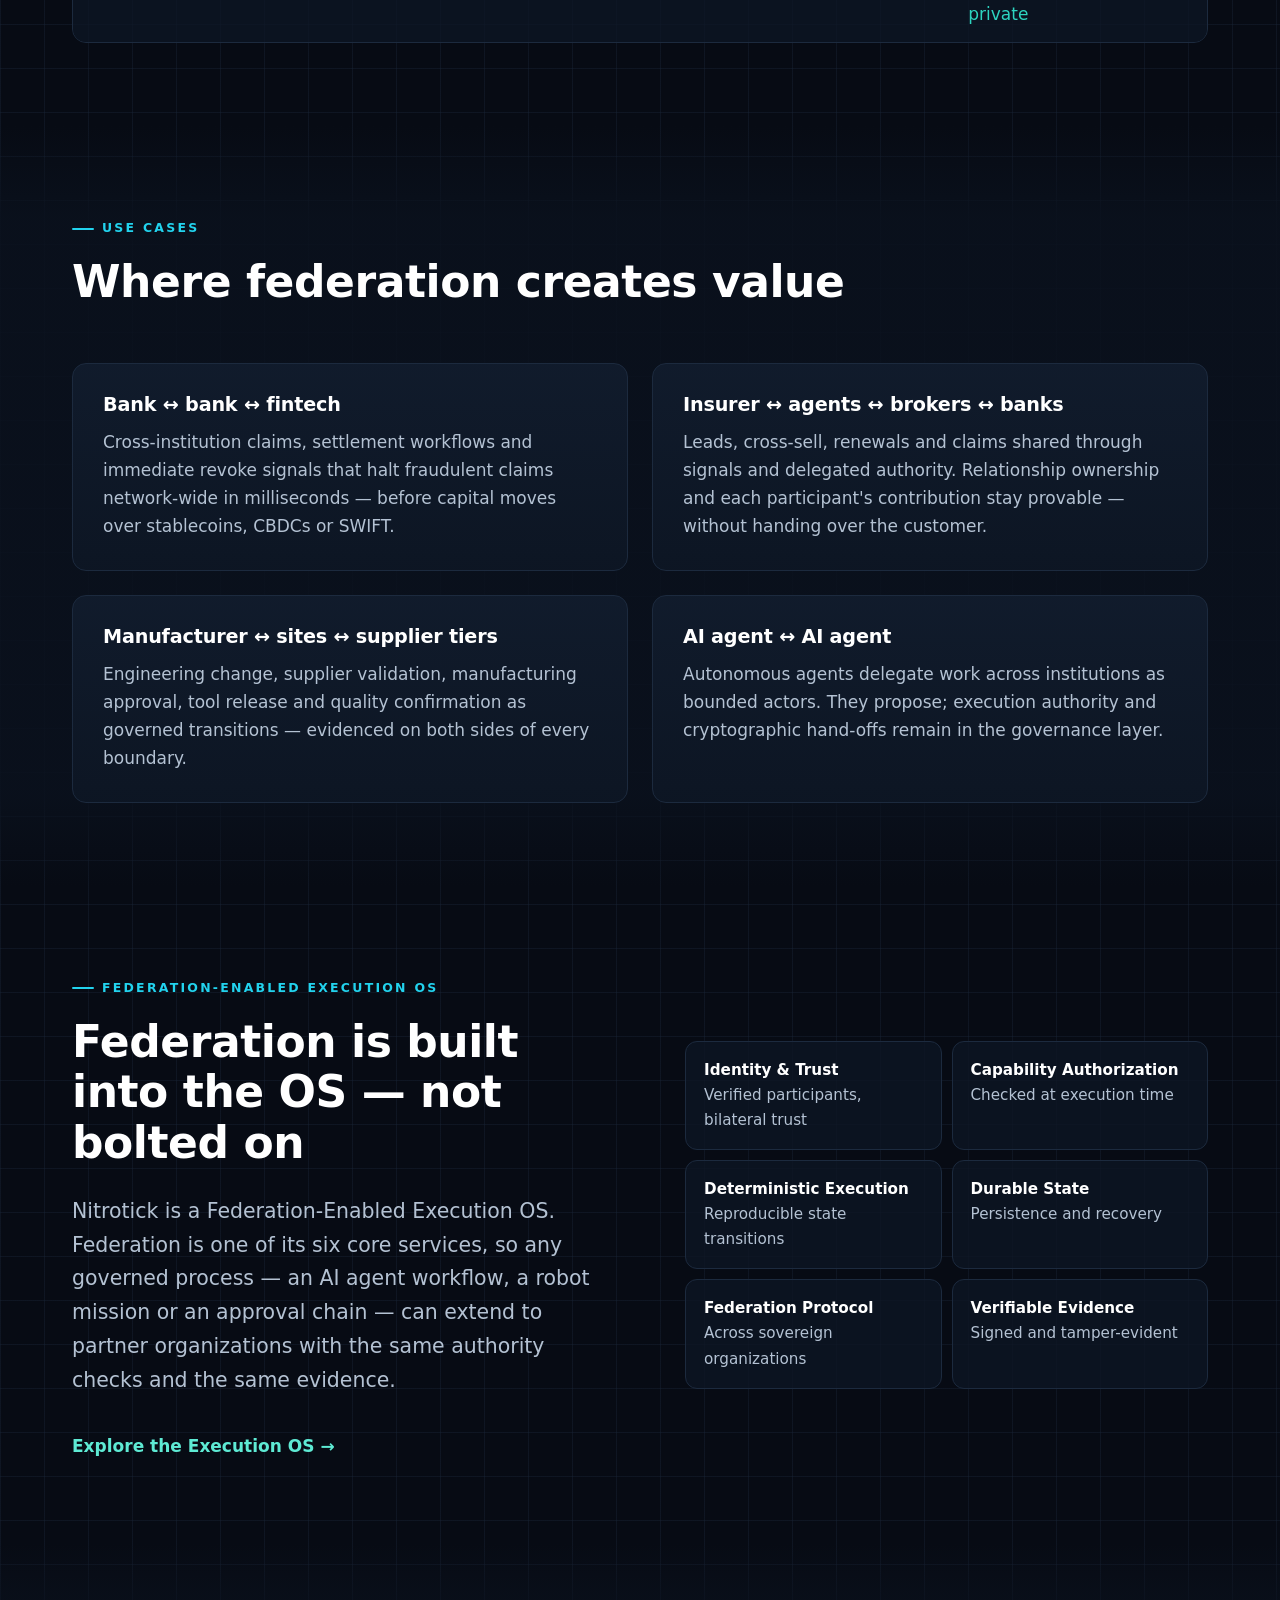
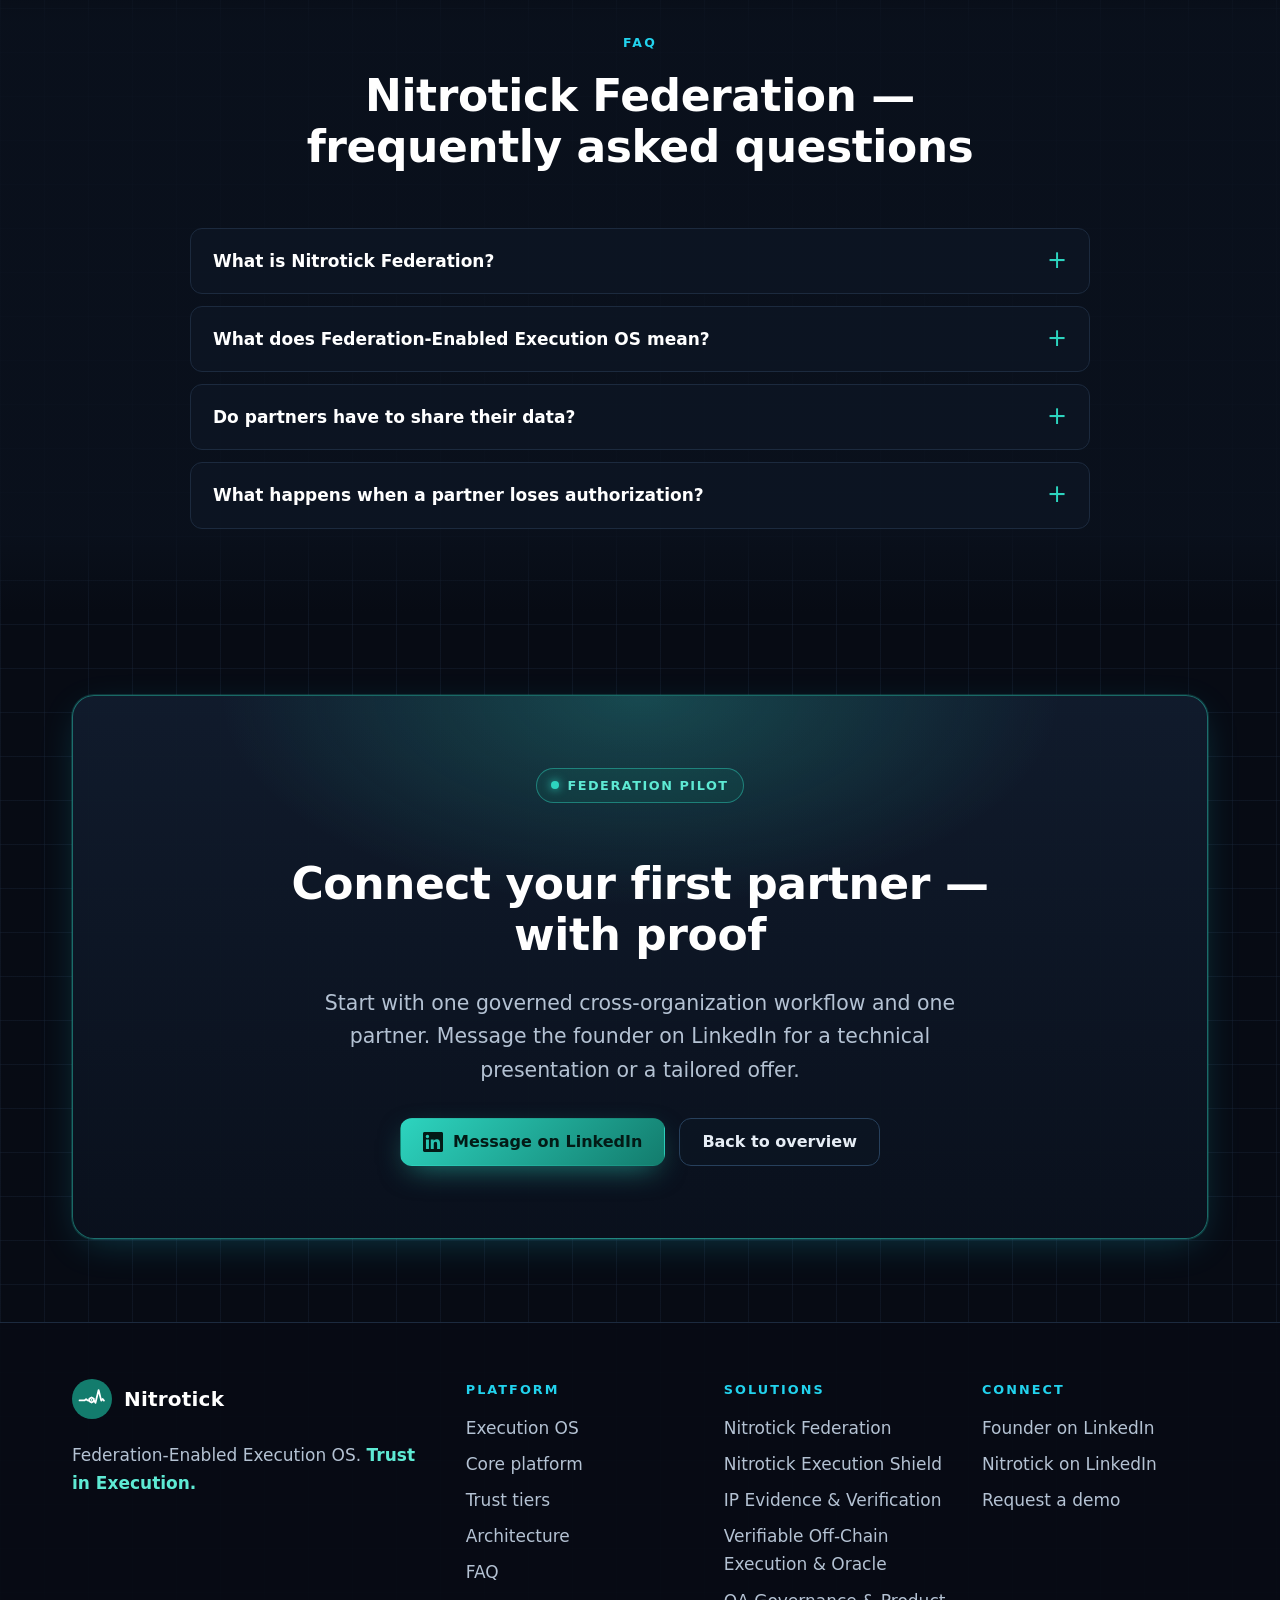
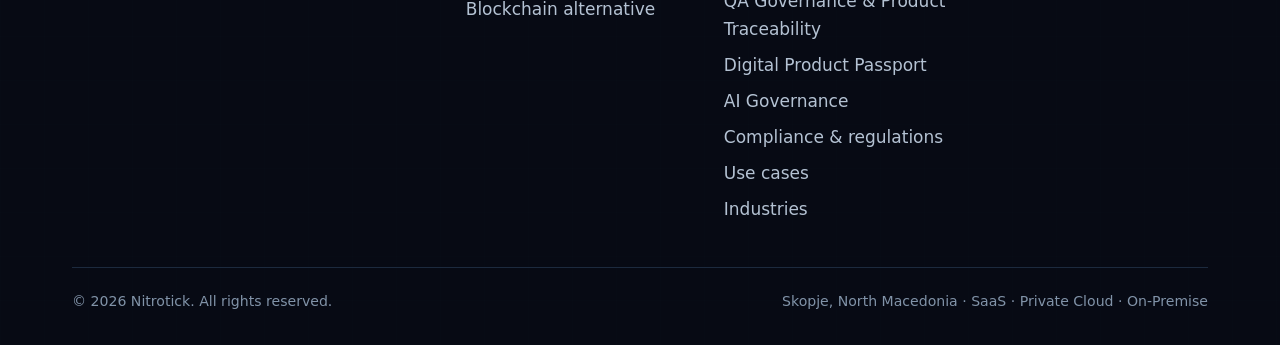
<file: federation/index.html>
<!doctype html>
<html lang="en" dir="ltr">
<head>
  <meta charset="utf-8">
  <meta name="viewport" content="width=device-width, initial-scale=1, viewport-fit=cover">
  <title>Nitrotick Federation — Cross-Institution Federated Execution</title>
  <meta name="description" content="Nitrotick Federation: secure execution between independent organizations — sovereign nodes, runtime capability checks, atomic revocation and signed evidence.">
  <meta name="keywords" content="federated execution, cross-institution workflow, multi-tenant governance, atomic revocation, capability admission, stablecoin alternative, B2B execution, data sovereignty, AI agent delegation, Nitrotick Federation">
  <meta name="author" content="Aleksandar M. Tasevski">
  <meta name="robots" content="index, follow, max-image-preview:large, max-snippet:-1, max-video-preview:-1">
  <meta name="theme-color" content="#070b14">
  <meta name="color-scheme" content="dark">
  <meta name="format-detection" content="telephone=no">
  <link rel="canonical" href="https://nitrotick.com/federation/">

  <meta property="og:type" content="website">
  <meta property="og:site_name" content="Nitrotick">
  <meta property="og:locale" content="en_US">
  <meta property="og:url" content="https://nitrotick.com/federation/">
  <meta property="og:title" content="Nitrotick Federation — Execution Across Organizations">
  <meta property="og:description" content="Independent organizations execute shared processes while preserving institutional authority, controlled data sharing and verifiable evidence.">
  <meta property="og:image" content="https://nitrotick.com/assets/img/og/federation.png">
  <meta property="og:image:type" content="image/png">
  <meta property="og:image:width" content="1200">
  <meta property="og:image:height" content="630">
  <meta property="og:image:alt" content="Nitrotick Federation — execution across organizations with sovereign nodes and signed evidence.">
  <meta name="twitter:card" content="summary_large_image">
  <meta name="twitter:title" content="Nitrotick Federation — Execution Across Organizations">
  <meta name="twitter:description" content="Secure multi-tenant federated execution with sovereign nodes, atomic revocation and signed evidence.">
  <meta name="twitter:image" content="https://nitrotick.com/assets/img/og/federation.png">
  <meta name="twitter:image:alt" content="Nitrotick Federation — execution across organizations with sovereign nodes and signed evidence.">

  <link rel="icon" href="../favicon.svg" type="image/svg+xml">
  <link rel="icon" href="../favicon-32.png" sizes="32x32" type="image/png">
  <link rel="apple-touch-icon" href="../apple-touch-icon.png">
  <link rel="manifest" href="../site.webmanifest">
  <link rel="stylesheet" href="../css/styles.css?v=20261019g">

  <script type="application/ld+json">
  {
    "@context": "https://schema.org",
    "@graph": [
      {
        "@type": "Organization",
        "@id": "https://nitrotick.com/#organization",
        "name": "Nitrotick",
        "url": "https://nitrotick.com/",
        "logo": "https://nitrotick.com/assets/img/logo-512.png",
        "description": "Verifiable execution infrastructure for enterprise AI, banks, fintech and regulated systems.",
        "founder": { "@type": "Person", "@id": "https://nitrotick.com/#founder", "name": "Aleksandar M. Tasevski", "jobTitle": "Founder & Principal Architect", "sameAs": ["https://www.linkedin.com/in/aleksandar-m-tasevski/"] },
        "sameAs": ["https://www.linkedin.com/company/nitrotick/"]
      },
      {
        "@type": "WebPage",
        "@id": "https://nitrotick.com/federation/#webpage",
        "url": "https://nitrotick.com/federation/",
        "name": "Nitrotick Federation — Cross-Institution Federated Execution",
        "description": "Secure multi-tenant execution between independent organizations with sovereign nodes, capability re-verification, atomic revocation and signed evidence.",
        "isPartOf": { "@id": "https://nitrotick.com/#website" },
        "about": { "@id": "https://nitrotick.com/federation/#service" },
        "breadcrumb": { "@id": "https://nitrotick.com/federation/#breadcrumb" },
        "inLanguage": "en"
      },
      {
        "@type": "Service",
        "@id": "https://nitrotick.com/federation/#service",
        "name": "Nitrotick Federation",
        "serviceType": "Federated execution infrastructure",
        "provider": { "@id": "https://nitrotick.com/#organization" },
        "areaServed": "Worldwide",
        "description": "Secure multi-tenant federated execution flow for banks, insurers, manufacturers, public institutions and AI agents operating across organizational boundaries.",
        "isRelatedTo": { "@id": "https://nitrotick.com/execution-os/#software" }
      },
      {
        "@type": "FAQPage",
        "@id": "https://nitrotick.com/federation/#faq",
        "mainEntity": [
          {
            "@type": "Question",
            "name": "What is Nitrotick Federation?",
            "acceptedAnswer": { "@type": "Answer", "text": "Nitrotick Federation is secure multi-tenant federated execution between independent organizations. Each participant keeps its own node, data and authority; only signals, claims and cryptographic proofs cross the boundary. Capabilities are re-verified at execution time, revocation is atomic and every hand-off produces signed evidence." }
          },
          {
            "@type": "Question",
            "name": "What does Federation-Enabled Execution OS mean?",
            "acceptedAnswer": { "@type": "Answer", "text": "Nitrotick is a Federation-Enabled Execution OS: an execution layer with identity and trust, capability authorization, deterministic execution, durable state, a federation protocol and verifiable evidence. Federation is built into that OS, so any governed process can extend to partner organizations without a separate integration stack." }
          },
          {
            "@type": "Question",
            "name": "Do partners have to share their data?",
            "acceptedAnswer": { "@type": "Answer", "text": "No. Data stays in each participant's own systems. Partners receive signals and scoped, time-bound authority for the specific step, and return results with signed evidence instead of copies of records." }
          },
          {
            "@type": "Question",
            "name": "What happens when a partner loses authorization?",
            "acceptedAnswer": { "@type": "Answer", "text": "Every active grant tied to that partner is revoked atomically in one operation, with a forensic evidence record. Healthy peers keep operating; there is no system-wide shutdown." }
          }
        ]
      },
      {
        "@type": "BreadcrumbList",
        "@id": "https://nitrotick.com/federation/#breadcrumb",
        "itemListElement": [
          { "@type": "ListItem", "position": 1, "name": "Home", "item": "https://nitrotick.com/" },
          { "@type": "ListItem", "position": 2, "name": "Nitrotick Federation", "item": "https://nitrotick.com/federation/" }
        ]
      }
    ]
  }
  </script>
</head>
<body>
  <a class="skip-link" href="#main">Skip to content</a>

  <header class="site-header">
    <nav class="container nav" aria-label="Primary">
      <a class="brand" href="../" aria-label="Nitrotick home">
        <img src="../assets/img/logo-mark.svg" alt="" width="40" height="40">
        <span>Nitrotick</span>
      </a>
      <input class="nav-toggle" type="checkbox" id="nav-toggle" aria-label="Toggle navigation menu">
      <label class="nav-toggle-label" for="nav-toggle" aria-hidden="true"><span></span></label>
      <ul class="nav-menu">
        <li><a href="../execution-os/">Execution OS</a></li>
        <li class="nav-dd">
          <a class="nav-dd-link is-current" href="../#products" aria-haspopup="true">Products</a>
          <ul class="nav-sub">
            <li class="nav-sub-label">Products</li>
            <li><a href="./" aria-current="page"><strong>Nitrotick Federation</strong><span>Governed execution across independent organizations</span></a></li>
            <li><a href="../ip-evidence-verification/"><strong>IP Evidence &amp; Verification</strong><span>Verifiable evidence of IP creation and version history</span></a></li>
            <li><a href="../verifiable-off-chain-execution/"><strong>Verifiable Off-Chain Execution &amp; Oracle</strong><span>Governed execution for blockchain and DLT</span></a></li>
            <li><a href="../qa-governance-traceability/"><strong>QA Governance &amp; Product Traceability</strong><span>QA workflows, batch recall and GS1 Digital Link</span></a></li>
            <li><a href="../digital-product-passport/"><strong>Digital Product Passport</strong><span>Product identity, versioning and DPP</span></a></li>
            <li><a href="../ai-governance/"><strong>AI Governance</strong><span>Governed AI agent actions with verifiable evidence</span></a></li>
            <li class="nav-sub-label">Solutions</li>
            <li><a href="../execution-shield/"><strong>Nitrotick Execution Shield</strong><span>Execution security within and across institutions</span></a></li>
          </ul>
        </li>
        <li><a href="../blockchain-alternative/">Blockchain Alternative</a></li>
        <li><a href="../verifiable-off-chain-execution/">Verifiable Off-Chain Execution &amp; Oracle</a></li>
        <li><a href="../compliance/">Compliance</a></li>
        <li><a href="../use-cases/">Use Cases</a></li>
        <li><a class="btn btn--primary" href="#contact">Request a demo</a></li>
      </ul>
    </nav>
  </header>

  <main id="main">
    <!-- ================= HERO ================= -->
    <section class="hero hero--page" aria-labelledby="hero-title">
      <div class="container split">
        <div>
          <nav class="breadcrumb" aria-label="Breadcrumb">
            <ol>
              <li><a href="../">Home</a></li>
              <li aria-current="page">Federation</li>
            </ol>
          </nav>
          <span class="pill"><span class="dot" aria-hidden="true"></span>Nitrotick Federation · v2.0</span>
          <h1 id="hero-title">Execution across organizations — <span class="accent">without surrendering sovereignty.</span></h1>
          <p class="lead">Nitrotick Federation is secure multi-tenant federated execution for banks, insurers, manufacturers, public institutions and AI agents. Each participant keeps its own node, data and authority. Only signals, claims and cryptographic proofs cross the boundary.</p>
          <p>Federation is a core service of <a href="../execution-os/">Nitrotick — the Federation-Enabled Execution OS</a>: the same execution, authorization and evidence layer that governs AI agents, robots, machines and people.</p>
          <div class="btn-row">
            <a class="btn btn--primary" href="#contact">Request a technical demo</a>
            <a class="btn btn--ghost" href="#capabilities">See capabilities</a>
          </div>
        </div>
        <div class="stats stats--2">
          <div class="stat"><b><span class="accent">$0 gas</span></b><span>flat, predictable cloud cost — no network rent</span></div>
          <div class="stat"><b><span class="accent">&lt; 100 ms</span></b><span>state settlement at real-time cloud speed</span></div>
          <div class="stat"><b><span class="accent">Atomic</span></b><span>revocation across the federation, peers unaffected</span></div>
          <div class="stat"><b><span class="accent">TLA+</span></b><span>formally model-checked protocol design</span></div>
        </div>
      </div>
    </section>

    <!-- ================= PROBLEM ================= -->
    <section class="section section--alt" aria-labelledby="problem-title">
      <div class="container split">
        <div>
          <span class="eyebrow">The problem</span>
          <h2 id="problem-title">Your cross-boundary scale limit is already hard-coded</h2>
          <p class="lead">Critical multi-organization workflows still run on raw web APIs, e-mail and spreadsheets. Workflow orchestrators are excellent — for internal microservices. They were never built for multi-tenant cryptographic governance between independent entities.</p>
          <p>Meanwhile stablecoins and public ledgers solved simple token transfer, but moving money on-chain does not synchronize business state. Personal data, business logic and authority still live in fragmented off-chain systems.</p>
        </div>
        <div class="card card--bad">
          <h3>What raw API-to-API integration costs you</h3>
          <ul class="cross-list">
            <li><strong>No native trust</strong>Every partner integration is a fragile, point-to-point build without cryptographic evidence.</li>
            <li><strong>Stale credentials</strong>Authority is checked once, then assumed — long after a mandate or certification has changed.</li>
            <li><strong>Over-sharing</strong>To involve a partner, entire customer or product records are sent across the boundary.</li>
            <li><strong>Unprovable contribution</strong>Who did what, under which authority, is reconstructed later from logs, e-mail and memory.</li>
          </ul>
        </div>
      </div>
    </section>

    <!-- ================= TRUST CHAIN ================= -->
    <section class="section" aria-labelledby="chain-title">
      <div class="container">
        <div class="section-head section-head--center">
          <span class="eyebrow">The federation model</span>
          <h2 id="chain-title">From identity to settlement — every step verified</h2>
          <p class="lead">Partners are not just another API endpoint. They are independent organizations with their own identity, rules and trust domain. Federation turns their collaboration into a governed, evidenced chain.</p>
        </div>
        <ol class="flow flow--center">
          <li>Identity</li>
          <li>Trust</li>
          <li>Capability</li>
          <li>Delegation</li>
          <li>Signal</li>
          <li>Execution</li>
          <li>Evidence</li>
          <li>Settlement</li>
        </ol>

        <figure class="diagram diagram--scroll mt-lg">
          <svg viewBox="0 0 960 420" role="img" aria-labelledby="seq-title seq-desc">
            <title id="seq-title">Nitrotick federated workflow sequence</title>
            <desc id="seq-desc">A client or AI agent starts a workflow at Institution A, which executes local business rules and performs a secure federated hand-off to Institution B. Institution B validates policy and the state transition, commits a cryptographic proof to the audit and evidence trail, and returns the final verifiable state.</desc>
            <defs>
              <marker id="seq-a" viewBox="0 0 10 10" refX="9" refY="5" markerWidth="8" markerHeight="8" orient="auto-start-reverse"><path d="M0 0L10 5L0 10Z" fill="#22D3EE"/></marker>
              <marker id="seq-t" viewBox="0 0 10 10" refX="9" refY="5" markerWidth="8" markerHeight="8" orient="auto-start-reverse"><path d="M0 0L10 5L0 10Z" fill="#2DD4BF"/></marker>
              <marker id="seq-v" viewBox="0 0 10 10" refX="9" refY="5" markerWidth="8" markerHeight="8" orient="auto-start-reverse"><path d="M0 0L10 5L0 10Z" fill="#A78BFA"/></marker>
            </defs>
            <g class="svg-text">
              <g text-anchor="middle">
                <rect x="30" y="16" width="160" height="58" rx="10" fill="#111C2D" stroke="#27405C"/>
                <text x="110" y="42" fill="#fff" font-size="15" font-weight="700">Client / AI Agent</text>
                <text x="110" y="61" fill="#8193A8" font-size="11">Workflow initiator</text>
                <rect x="280" y="16" width="160" height="58" rx="10" fill="#1A1A3A" stroke="#6366F1"/>
                <text x="360" y="42" fill="#fff" font-size="15" font-weight="700">Institution A</text>
                <text x="360" y="61" fill="#A5B4FC" font-size="11">Nitrotick node (tenant A)</text>
                <rect x="530" y="16" width="160" height="58" rx="10" fill="#0B2A25" stroke="#2DD4BF"/>
                <text x="610" y="42" fill="#fff" font-size="15" font-weight="700">Institution B</text>
                <text x="610" y="61" fill="#5EEAD4" font-size="11">Nitrotick node (tenant B)</text>
                <rect x="780" y="16" width="160" height="58" rx="10" fill="#22143A" stroke="#A78BFA"/>
                <text x="860" y="42" fill="#fff" font-size="15" font-weight="700">Audit &amp; Evidence</text>
                <text x="860" y="61" fill="#C4B5FD" font-size="11">Immutable log</text>
              </g>
              <g stroke="#27405C" stroke-dasharray="4 6">
                <path d="M110 74V404"/><path d="M360 74V404"/><path d="M610 74V404"/><path d="M860 74V404"/>
              </g>
              <rect x="352" y="112" width="16" height="262" rx="4" fill="#6366F1"/>
              <rect x="602" y="196" width="16" height="140" rx="4" fill="#14B8A6"/>
              <g font-size="13" font-weight="600">
                <path d="M112 124H348" stroke="#22D3EE" stroke-width="2" marker-end="url(#seq-a)"/>
                <text x="230" y="114" text-anchor="middle" fill="#22D3EE">1. Start workflow request</text>
                <path d="M368 146h44v26h-40" fill="none" stroke="#A5B4FC" stroke-width="2" marker-end="url(#seq-a)"/>
                <text x="422" y="164" fill="#E6EDF5">2. Execute local business rules</text>
                <path d="M368 208H598" stroke="#2DD4BF" stroke-width="2.5" marker-end="url(#seq-t)"/>
                <text x="484" y="198" text-anchor="middle" fill="#5EEAD4">3. Federated hand-off</text>
                <path d="M618 230h44v26h-40" fill="none" stroke="#5EEAD4" stroke-width="2" marker-end="url(#seq-t)"/>
                <text x="672" y="248" fill="#E6EDF5">4. Validate policy &amp; state transition</text>
                <path d="M618 292H846" stroke="#A78BFA" stroke-width="2.5" marker-end="url(#seq-v)"/>
                <text x="740" y="282" text-anchor="middle" fill="#C4B5FD">5. Commit signed proof</text>
                <path d="M600 326H372" stroke="#2DD4BF" stroke-width="2" marker-end="url(#seq-t)"/>
                <text x="486" y="318" text-anchor="middle" fill="#5EEAD4">6. Final verifiable state</text>
                <path d="M350 362H124" stroke="#22D3EE" stroke-width="2" stroke-dasharray="6 5" marker-end="url(#seq-a)"/>
                <text x="237" y="354" text-anchor="middle" fill="#22D3EE">7. Result + proof receipt</text>
              </g>
            </g>
          </svg>
          <figcaption>Step 3 bypasses traditional API endpoints: state transitions and cryptographic metadata move over the Nitrotick Federation Protocol.</figcaption>
        </figure>
      </div>
    </section>

    <!-- ================= CAPABILITIES ================= -->
    <section class="section section--alt" id="capabilities" aria-labelledby="cap-title">
      <div class="container">
        <div class="section-head">
          <span class="eyebrow">Capabilities</span>
          <h2 id="cap-title">Built for governed collaboration between sovereign parties</h2>
        </div>
        <div class="grid grid--3">
          <article class="card">
            <h3>Onboarding &amp; mutual authentication</h3>
            <p>Institutions join the federation with verified identity and mutually authenticated channels — in hours, on the cloud infrastructure they already run.</p>
          </article>
          <article class="card">
            <h3>Bilateral trust</h3>
            <p>Every relationship is explicit. Trust between two parties is established, scoped and evidenced — never implied by network membership.</p>
          </article>
          <article class="card">
            <h3>Capability admission</h3>
            <p>A participant can act only with an active capability for the specific operation. Admission is verified at the moment of execution, not from a stale snapshot.</p>
          </article>
          <article class="card">
            <h3>Delegated, time-bound authority</h3>
            <p>Authority is delegated with explicit scope and expiry, so partners receive exactly the power the next step requires — and nothing more.</p>
          </article>
          <article class="card">
            <h3>Replay protection &amp; idempotency</h3>
            <p>Every federated command is protected against replay and duplicate delivery. Retries are safe; side-effects happen exactly once.</p>
          </article>
          <article class="card">
            <h3>Provenance of every execution</h3>
            <p>Each hand-off commits signed evidence on both sides of the boundary, so contribution, authority and outcome are provable years later.</p>
          </article>
        </div>
      </div>
    </section>

    <!-- ================= HIERARCHY & REVOCATION ================= -->
    <section class="section" aria-labelledby="revoke-title">
      <div class="container split">
        <div>
          <span class="eyebrow">Hierarchical federations</span>
          <h2 id="revoke-title">Hierarchical authority and revocation</h2>
          <p class="lead">Real federations are hierarchies: a group, its divisions and each division's own suppliers or partners. Authority changes while work is still in flight.</p>
          <ul class="check-list">
            <li><strong>Delegated authority stays bounded</strong>A participant can never exceed the authority delegated to it by the organizations above it.</li>
            <li><strong>Re-verified at execution time</strong>Admission is checked when the step executes, not when a credential was issued.</li>
            <li><strong>Atomic revocation</strong>When a partner loses authorization or certification, every active grant tied to it is revoked in one operation, with a forensic evidence record.</li>
            <li><strong>No system-wide shutdown</strong>Traffic from the isolated member stops; healthy peers keep operating and route around it.</li>
          </ul>
        </div>
        <figure class="diagram">
          <svg viewBox="0 0 560 420" role="img" aria-labelledby="tree-title tree-desc">
            <title id="tree-title">Federation hierarchy with atomic revocation</title>
            <desc id="tree-desc">A parent organization delegates to two divisions, each with suppliers. One supplier has been revoked; its grants are cut while all other participants continue operating.</desc>
            <g class="svg-text" text-anchor="middle">
              <g fill="none" stroke-width="2">
                <path d="M280 78V110H140V146M280 110H420V146" stroke="#2DD4BF"/>
                <path d="M140 202V234H70V270M140 234H210V270" stroke="#2DD4BF"/>
                <path d="M420 202V234H490V270" stroke="#2DD4BF"/>
                <path d="M420 234H350V270" stroke="#F87171" stroke-dasharray="5 6"/>
              </g>
              <rect x="190" y="22" width="180" height="56" rx="12" fill="#0B2A25" stroke="#2DD4BF" stroke-width="2"/>
              <text x="280" y="47" fill="#fff" font-size="15" font-weight="700">Parent group</text>
              <text x="280" y="66" fill="#5EEAD4" font-size="11">root authority</text>

              <rect x="70" y="146" width="140" height="56" rx="12" fill="#111C2D" stroke="#27405C"/>
              <text x="140" y="171" fill="#fff" font-size="14" font-weight="700">Division A</text>
              <text x="140" y="190" fill="#8193A8" font-size="11">delegated scope</text>
              <rect x="350" y="146" width="140" height="56" rx="12" fill="#111C2D" stroke="#27405C"/>
              <text x="420" y="171" fill="#fff" font-size="14" font-weight="700">Division B</text>
              <text x="420" y="190" fill="#8193A8" font-size="11">delegated scope</text>

              <rect x="16" y="270" width="108" height="52" rx="10" fill="#0D1624" stroke="#27405C"/>
              <text x="70" y="294" fill="#fff" font-size="13" font-weight="700">Supplier 1</text>
              <text x="70" y="311" fill="#5EEAD4" font-size="11">active</text>
              <rect x="156" y="270" width="108" height="52" rx="10" fill="#0D1624" stroke="#27405C"/>
              <text x="210" y="294" fill="#fff" font-size="13" font-weight="700">Supplier 2</text>
              <text x="210" y="311" fill="#5EEAD4" font-size="11">active</text>
              <rect x="296" y="270" width="108" height="52" rx="10" fill="#2A1116" stroke="#F87171" stroke-width="2"/>
              <text x="350" y="294" fill="#fff" font-size="13" font-weight="700">Supplier 3</text>
              <text x="350" y="311" fill="#F87171" font-size="11" font-weight="700">revoked</text>
              <rect x="436" y="270" width="108" height="52" rx="10" fill="#0D1624" stroke="#27405C"/>
              <text x="490" y="294" fill="#fff" font-size="13" font-weight="700">Supplier 4</text>
              <text x="490" y="311" fill="#5EEAD4" font-size="11">active</text>

              <circle cx="350" cy="250" r="12" fill="#2A1116" stroke="#F87171" stroke-width="2"/>
              <path d="M345 245l10 10M355 245l-10 10" stroke="#F87171" stroke-width="2.4" stroke-linecap="round"/>

              <rect x="16" y="350" width="528" height="54" rx="12" fill="#0A111D" stroke="#27405C"/>
              <text x="280" y="373" fill="#E6EDF5" font-size="12.5" font-weight="600">Delegated authority stays within its parent's scope</text>
              <text x="280" y="392" fill="#8193A8" font-size="11.5">Revocation applies to its grants · evidence recorded · healthy peers unaffected</text>
            </g>
          </svg>
          <figcaption>Authority is re-verified at execution time across the whole hierarchy.</figcaption>
        </figure>
      </div>
    </section>

    <!-- ================= SIGNALS NOT DATA ================= -->
    <section class="section section--alt" aria-labelledby="signals-title">
      <div class="container split split--reverse">
        <div>
          <span class="eyebrow">Signals, not data</span>
          <h2 id="signals-title">Share opportunity and authority — not records</h2>
          <p class="lead">Classic digitalization shares data. Nitrotick Federation shares signals and delegated authority. Data is disclosed progressively — only to a participant with an authorized business reason, and only in the scope the next step needs.</p>
          <p>That is need-to-know and data minimization by design: every participant stays identified to the owner and to the regulator, every action is evidenced, and personal data stays in its system of record.</p>
        </div>
        <ol class="steps">
          <li><strong>Signal</strong>A partner learns an opportunity exists — the context it needs, without the customer's identity.</li>
          <li><strong>Acceptance</strong>The partner accepts; Nitrotick verifies capability, availability and routing rules.</li>
          <li><strong>Authorized interaction</strong>A scoped, time-bound capability unlocks the minimal parameters for the task.</li>
          <li><strong>Result &amp; proof</strong>The partner returns a result and signed evidence — not a copy of the record.</li>
        </ol>
      </div>
    </section>

    <!-- ================= COMPARISON TABLE ================= -->
    <section class="section" aria-labelledby="cmp-title">
      <div class="container">
        <div class="section-head">
          <span class="eyebrow">Positioning</span>
          <h2 id="cmp-title">Why not APIs, orchestrators or a public chain?</h2>
          <p class="lead">Each is valuable in its own domain. None was designed for governed execution between sovereign organizations.</p>
        </div>
        <div class="table-wrap">
          <table>
            <caption class="visually-hidden">Comparison of cross-organization execution approaches</caption>
            <thead>
              <tr><th scope="col">Requirement</th><th scope="col">Raw REST / gRPC</th><th scope="col">Internal orchestrators</th><th scope="col">Public chain / stablecoin</th><th scope="col">Nitrotick Federation</th></tr>
            </thead>
            <tbody>
              <tr><td>Native cross-org trust</td><td>None</td><td>Single trust domain</td><td>Consensus-based</td><td class="t-good">Bilateral, cryptographic</td></tr>
              <tr><td>Data sovereignty</td><td>Records are copied</td><td>Central operator</td><td>Public, immutable</td><td class="t-good">Data stays local</td></tr>
              <tr><td>Authority at execution</td><td>Token checked once</td><td>Internal roles</td><td>Key ownership</td><td class="t-good">Re-verified every step</td></tr>
              <tr><td>Revocation</td><td>Manual</td><td>Internal only</td><td>Contract upgrade</td><td class="t-good">Atomic, peers unaffected</td></tr>
              <tr><td>Latency &amp; cost</td><td>Low / per build</td><td>Low</td><td>Seconds–minutes · gas</td><td class="t-good">&lt; 100 ms · $0 gas</td></tr>
              <tr><td>Evidence</td><td>Application logs</td><td>Execution history</td><td>On-chain transactions</td><td class="t-good">Signed, tamper-evident, private</td></tr>
            </tbody>
          </table>
        </div>
      </div>
    </section>

    <!-- ================= USE CASES ================= -->
    <section class="section section--alt" aria-labelledby="uc-title">
      <div class="container">
        <div class="section-head">
          <span class="eyebrow">Use cases</span>
          <h2 id="uc-title">Where federation creates value</h2>
        </div>
        <div class="grid grid--2">
          <article class="card">
            <h3>Bank ↔ bank ↔ fintech</h3>
            <p>Cross-institution claims, settlement workflows and immediate revoke signals that halt fraudulent claims network-wide in milliseconds — before capital moves over stablecoins, CBDCs or SWIFT.</p>
          </article>
          <article class="card">
            <h3>Insurer ↔ agents ↔ brokers ↔ banks</h3>
            <p>Leads, cross-sell, renewals and claims shared through signals and delegated authority. Relationship ownership and each participant's contribution stay provable — without handing over the customer.</p>
          </article>
          <article class="card">
            <h3>Manufacturer ↔ sites ↔ supplier tiers</h3>
            <p>Engineering change, supplier validation, manufacturing approval, tool release and quality confirmation as governed transitions — evidenced on both sides of every boundary.</p>
          </article>
          <article class="card">
            <h3>AI agent ↔ AI agent</h3>
            <p>Autonomous agents delegate work across institutions as bounded actors. They propose; execution authority and cryptographic hand-offs remain in the governance layer.</p>
          </article>
        </div>
      </div>
    </section>

    <!-- ================= EXECUTION OS ================= -->
    <section class="section" id="execution-os" aria-labelledby="os-title">
      <div class="container split">
        <div>
          <span class="eyebrow">Federation-Enabled Execution OS</span>
          <h2 id="os-title">Federation is built into the OS — not bolted on</h2>
          <p class="lead">Nitrotick is a Federation-Enabled Execution OS. Federation is one of its six core services, so any governed process — an AI agent workflow, a robot mission or an approval chain — can extend to partner organizations with the same authority checks and the same evidence.</p>
          <a class="card-link" href="../execution-os/">Explore the Execution OS</a>
        </div>
        <ul class="os-row" style="--cols: 2">
          <li><strong>Identity &amp; Trust</strong>Verified participants, bilateral trust</li>
          <li><strong>Capability Authorization</strong>Checked at execution time</li>
          <li><strong>Deterministic Execution</strong>Reproducible state transitions</li>
          <li><strong>Durable State</strong>Persistence and recovery</li>
          <li><strong>Federation Protocol</strong>Across sovereign organizations</li>
          <li><strong>Verifiable Evidence</strong>Signed and tamper-evident</li>
        </ul>
      </div>
    </section>

    <!-- ================= FAQ ================= -->
    <section class="section section--alt" id="faq" aria-labelledby="faq-title">
      <div class="container">
        <div class="section-head section-head--center">
          <span class="eyebrow">FAQ</span>
          <h2 id="faq-title">Nitrotick Federation — frequently asked questions</h2>
        </div>
        <div class="faq">
          <details>
            <summary>What is Nitrotick Federation?</summary>
            <div><p>Nitrotick Federation is secure multi-tenant federated execution between independent organizations. Each participant keeps its own node, data and authority; only signals, claims and cryptographic proofs cross the boundary. Capabilities are re-verified at execution time, revocation is atomic and every hand-off produces signed evidence.</p></div>
          </details>
          <details>
            <summary>What does Federation-Enabled Execution OS mean?</summary>
            <div><p>Nitrotick is a Federation-Enabled Execution OS: an execution layer with identity and trust, capability authorization, deterministic execution, durable state, a federation protocol and verifiable evidence. Federation is built into that OS, so any governed process can extend to partner organizations without a separate integration stack.</p></div>
          </details>
          <details>
            <summary>Do partners have to share their data?</summary>
            <div><p>No. Data stays in each participant's own systems. Partners receive signals and scoped, time-bound authority for the specific step, and return results with signed evidence instead of copies of records.</p></div>
          </details>
          <details>
            <summary>What happens when a partner loses authorization?</summary>
            <div><p>Every active grant tied to that partner is revoked atomically in one operation, with a forensic evidence record. Healthy peers keep operating; there is no system-wide shutdown.</p></div>
          </details>
        </div>
      </div>
    </section>

    <!-- ================= CONTACT ================= -->
    <section class="section" id="contact" aria-labelledby="contact-title">
      <div class="container">
        <div class="cta">
          <span class="pill"><span class="dot" aria-hidden="true"></span>Federation pilot</span>
          <h2 id="contact-title" class="mt-lg">Connect your first partner — with proof</h2>
          <p class="lead">Start with one governed cross-organization workflow and one partner. Message the founder on LinkedIn for a technical presentation or a tailored offer.</p>
          <div class="btn-row">
            <a class="btn btn--primary" href="https://www.linkedin.com/in/aleksandar-m-tasevski/" target="_blank" rel="noopener">
              <svg viewBox="0 0 24 24" aria-hidden="true" fill="currentColor"><path d="M20.45 20.45h-3.55v-5.57c0-1.33-.03-3.04-1.85-3.04-1.85 0-2.14 1.45-2.14 2.94v5.67H9.35V9h3.41v1.56h.05c.48-.9 1.64-1.85 3.37-1.85 3.6 0 4.27 2.37 4.27 5.46v6.28zM5.34 7.43a2.06 2.06 0 1 1 0-4.13 2.06 2.06 0 0 1 0 4.13zM7.12 20.45H3.56V9h3.56v11.45zM22.22 0H1.77C.79 0 0 .77 0 1.73v20.54C0 23.23.79 24 1.77 24h20.45c.98 0 1.78-.77 1.78-1.73V1.73C24 .77 23.2 0 22.22 0z"/></svg>
              Message on LinkedIn
            </a>
            <a class="btn btn--ghost" href="../">Back to overview</a>
          </div>
        </div>
      </div>
    </section>
  </main>

  <footer class="site-footer">
    <div class="container">
      <div class="footer-grid">
        <div>
          <a class="brand" href="../" aria-label="Nitrotick home">
            <img src="../assets/img/logo-mark.svg" alt="" width="40" height="40">
            <span>Nitrotick</span>
          </a>
          <p class="footer-tagline">Federation-Enabled Execution OS. <strong>Trust in Execution.</strong></p>
        </div>
        <div>
          <p class="footer-heading">Platform</p>
          <ul>
            <li><a href="../execution-os/">Execution OS</a></li>
            <li><a href="../#platform">Core platform</a></li>
            <li><a href="../#trust-tiers">Trust tiers</a></li>
            <li><a href="../#architecture">Architecture</a></li>
            <li><a href="../#faq">FAQ</a></li>
            <li><a href="../blockchain-alternative/">Blockchain alternative</a></li>
          </ul>
        </div>
        <div>
          <p class="footer-heading">Solutions</p>
          <ul>
            <li><a href="./" aria-current="page">Nitrotick Federation</a></li>
            <li><a href="../execution-shield/">Nitrotick Execution Shield</a></li>
            <li><a href="../ip-evidence-verification/">IP Evidence &amp; Verification</a></li>
            <li><a href="../verifiable-off-chain-execution/">Verifiable Off-Chain Execution &amp; Oracle</a></li>
            <li><a href="../qa-governance-traceability/">QA Governance &amp; Product Traceability</a></li>
            <li><a href="../digital-product-passport/">Digital Product Passport</a></li>
            <li><a href="../ai-governance/">AI Governance</a></li>
            <li><a href="../compliance/">Compliance &amp; regulations</a></li>
            <li><a href="../use-cases/">Use cases</a></li>
            <li><a href="../#industries">Industries</a></li>
          </ul>
        </div>
        <div>
          <p class="footer-heading">Connect</p>
          <ul>
            <li><a href="https://www.linkedin.com/in/aleksandar-m-tasevski/" target="_blank" rel="noopener">Founder on LinkedIn</a></li>
            <li><a href="https://www.linkedin.com/company/nitrotick/" target="_blank" rel="noopener">Nitrotick on LinkedIn</a></li>
            <li><a href="#contact">Request a demo</a></li>
          </ul>
        </div>
      </div>
      <div class="footer-bottom">
        <span>© 2026 Nitrotick. All rights reserved.</span>
        <span>Skopje, North Macedonia · SaaS · Private Cloud · On-Premise</span>
      </div>
    </div>
  </footer>
</body>
</html>
</file>
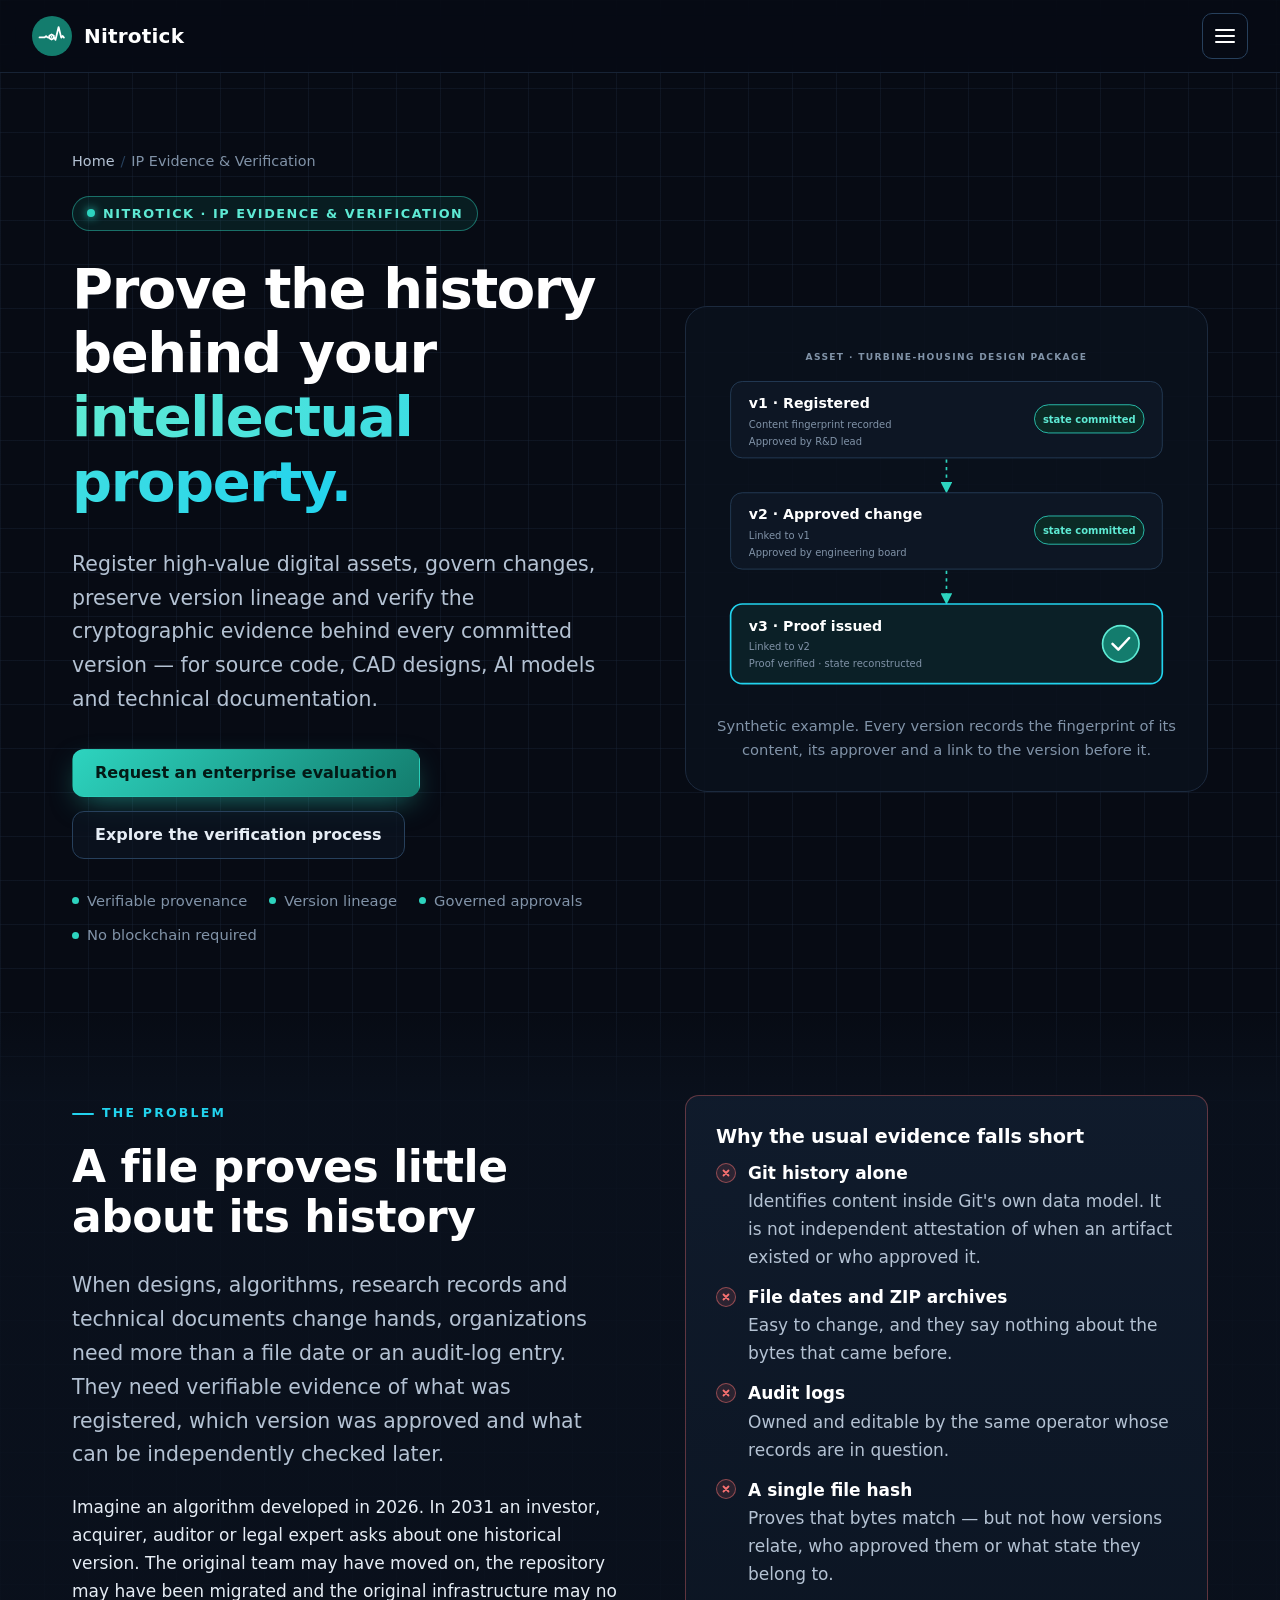
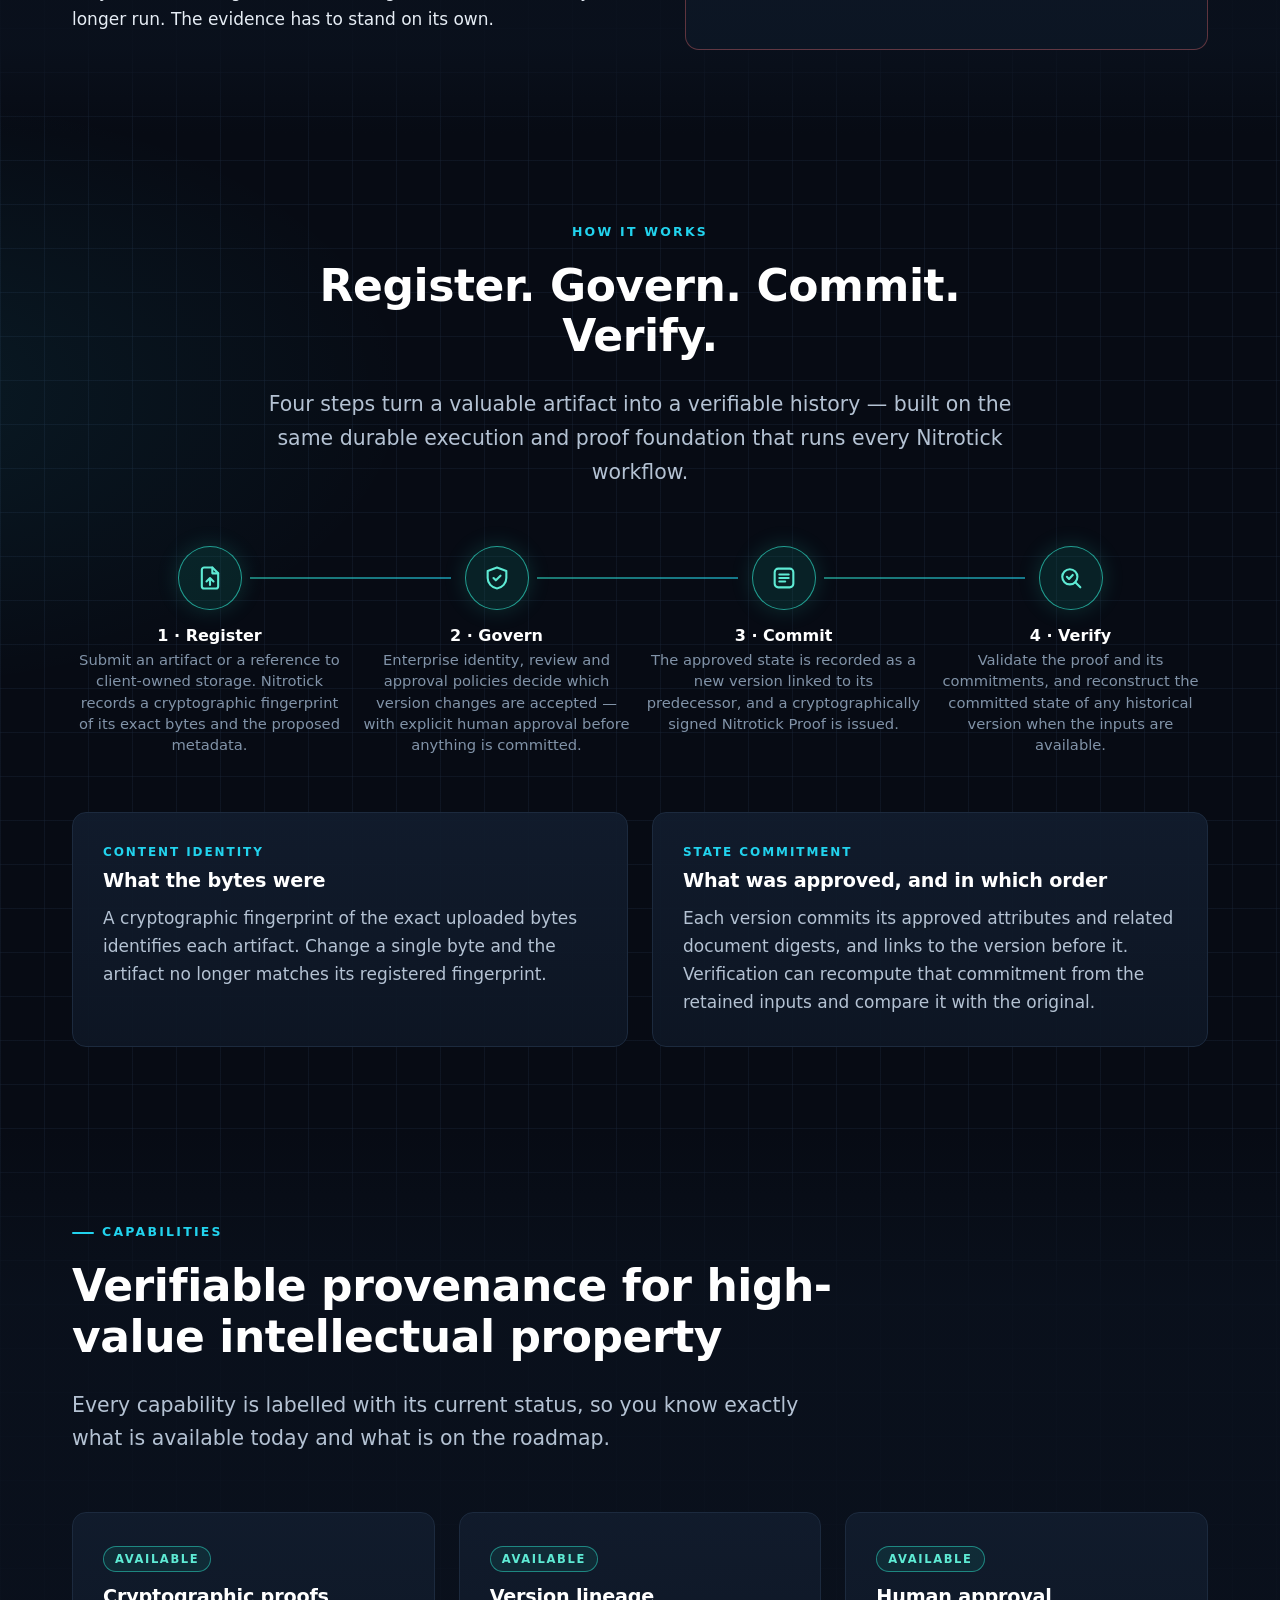
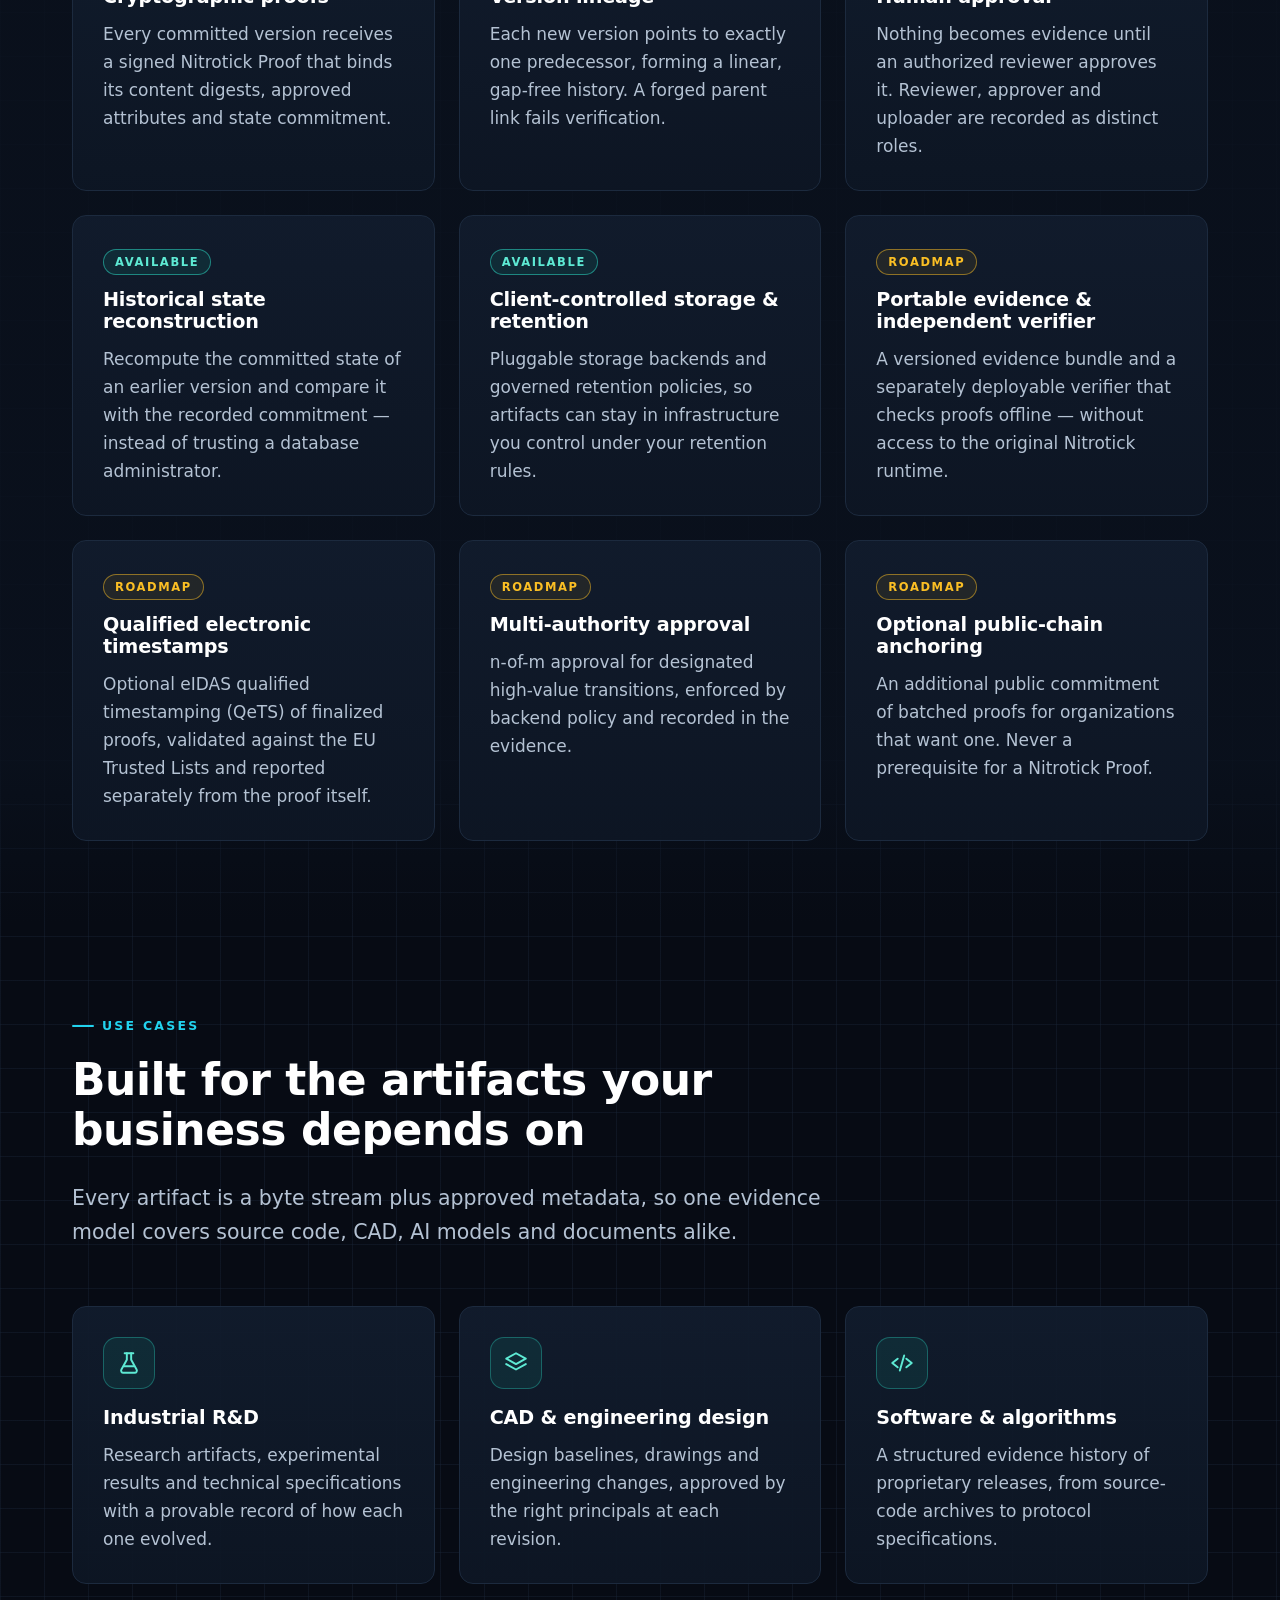
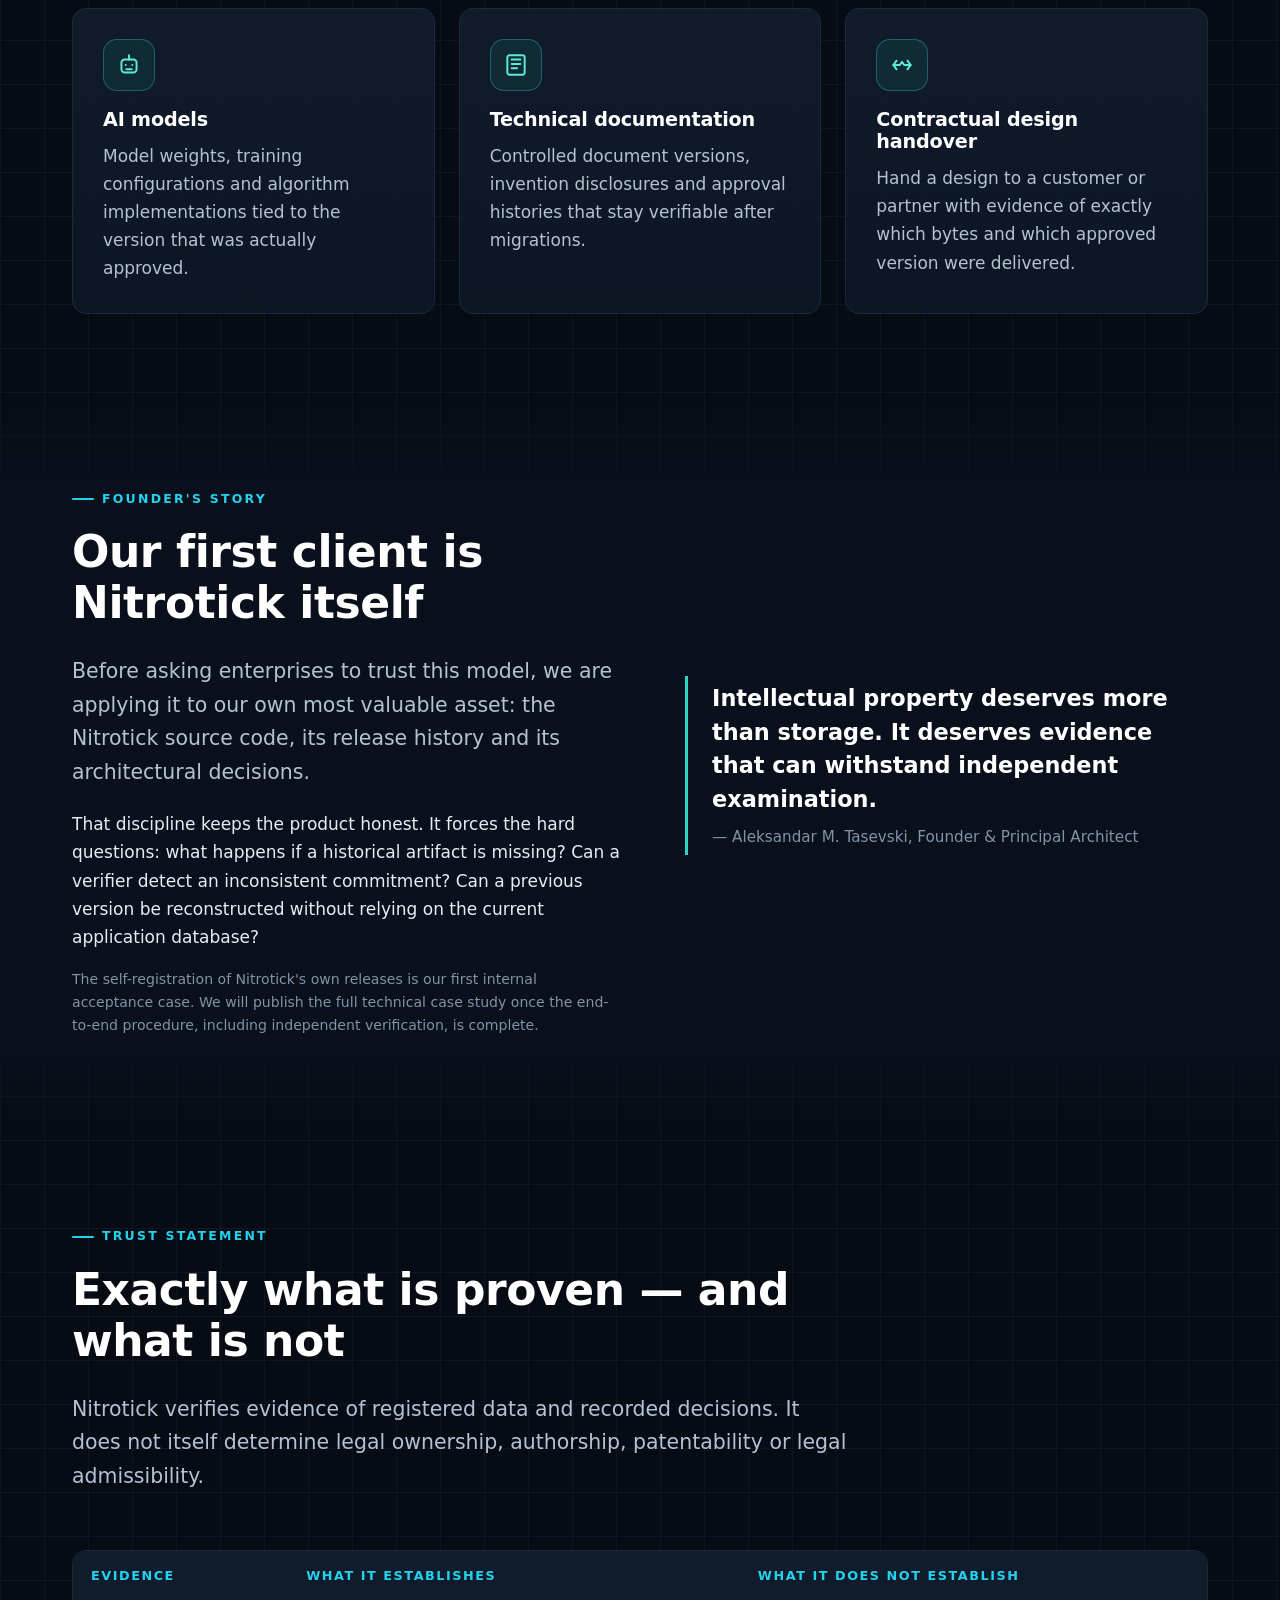
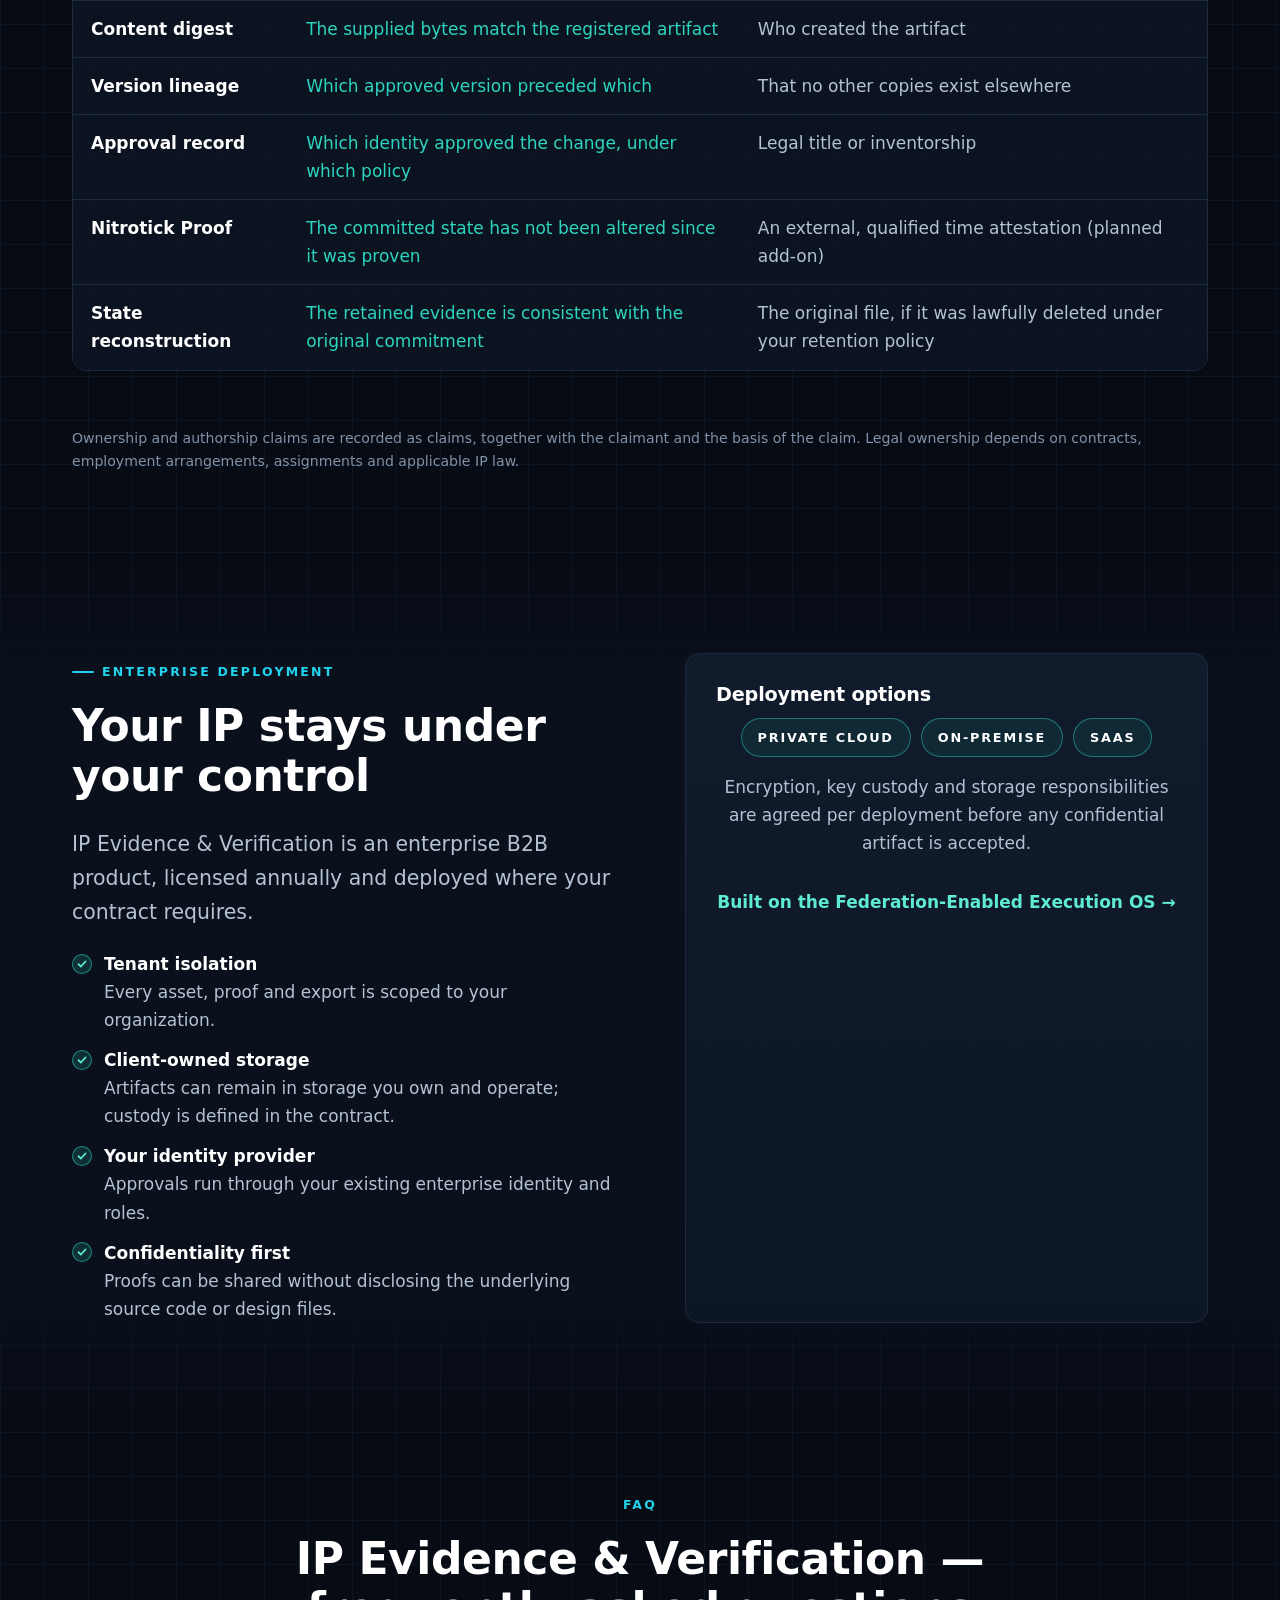
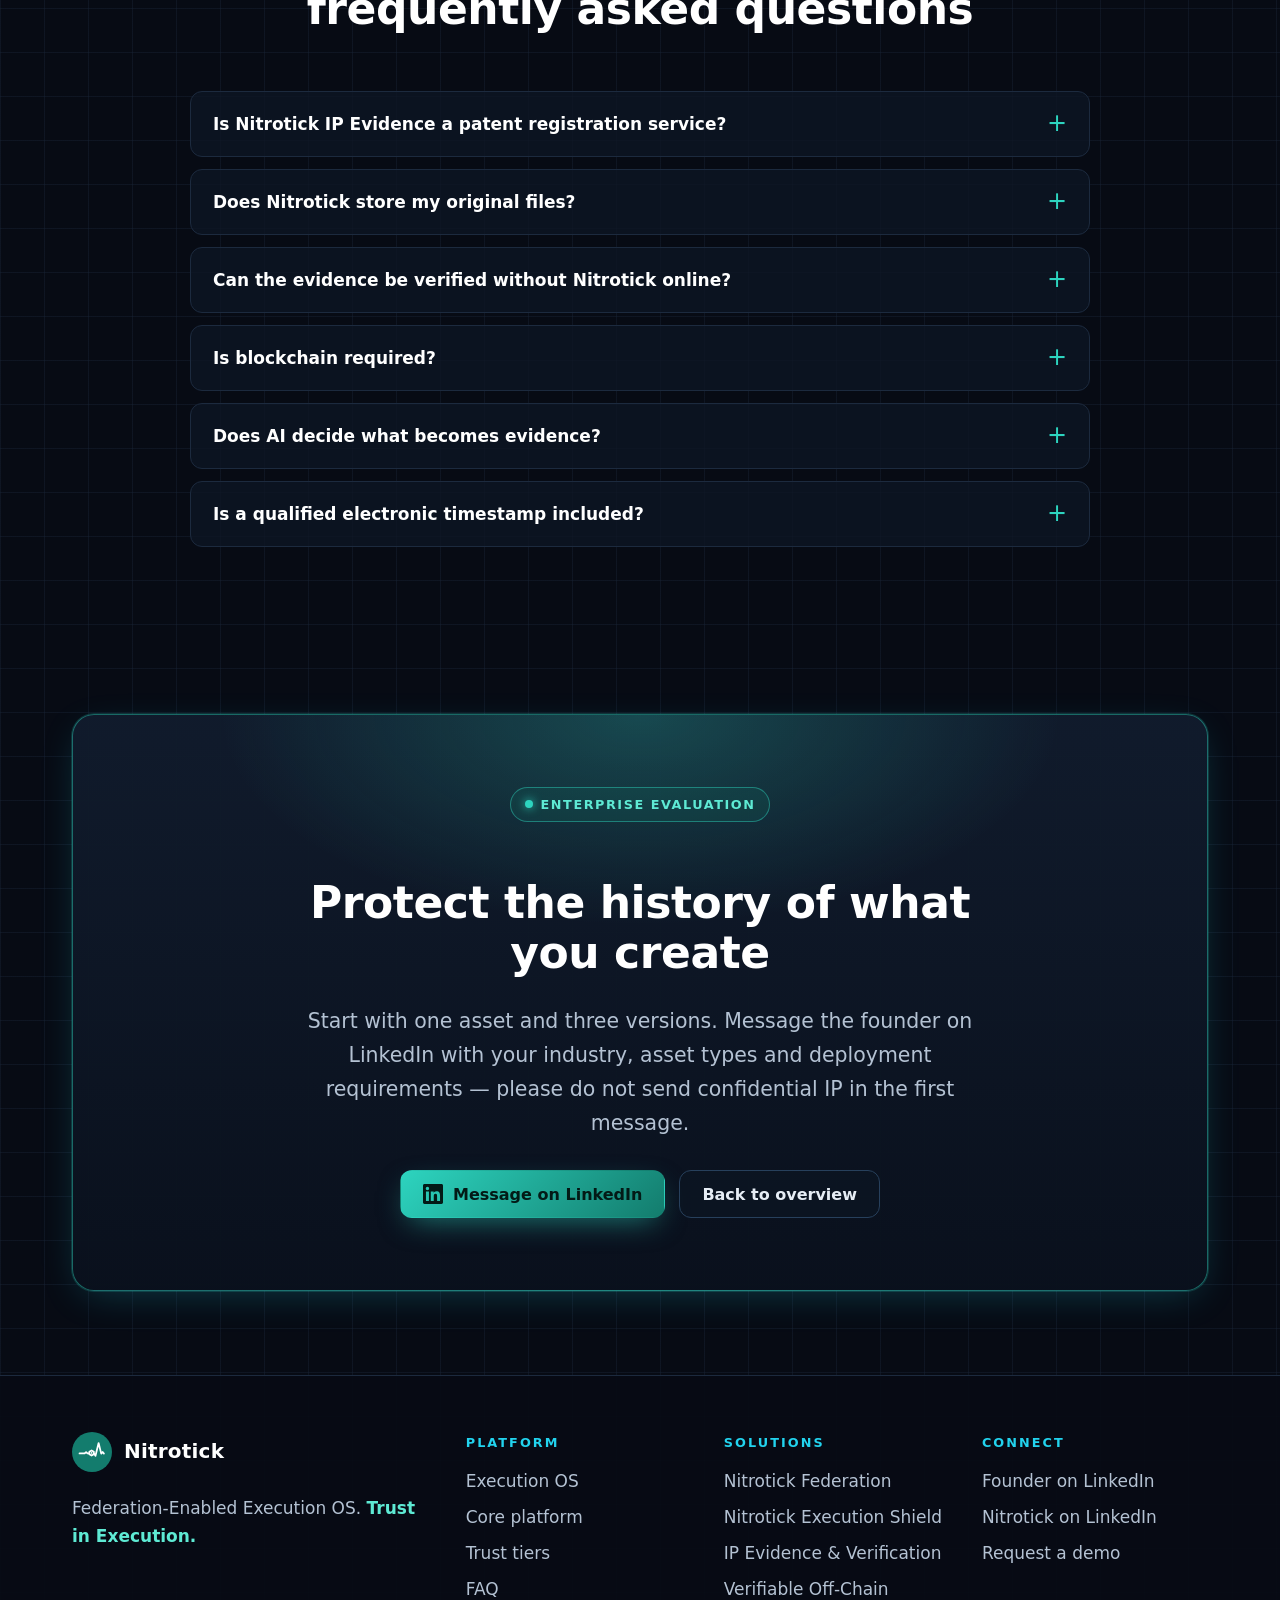
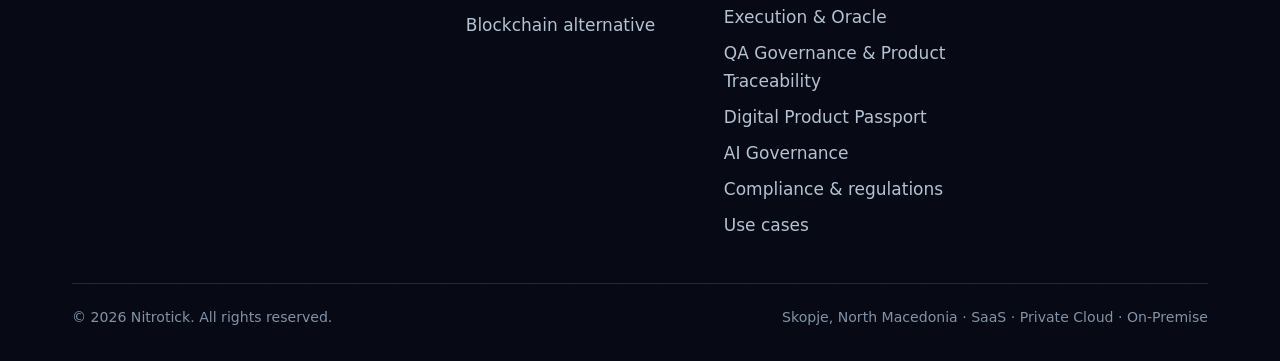
<file: ip-evidence-verification/index.html>
<!doctype html>
<html lang="en" dir="ltr">
<head>
  <meta charset="utf-8">
  <meta name="viewport" content="width=device-width, initial-scale=1, viewport-fit=cover">
  <title>IP Evidence &amp; Verification for Code, CAD &amp; AI | Nitrotick</title>
  <meta name="description" content="Build verifiable evidence of how your IP evolved: register source code, CAD designs and AI models, govern every version and verify the evidence.">
  <meta name="keywords" content="intellectual property evidence, IP provenance, prove intellectual property, source code provenance, CAD version history, AI model provenance, cryptographic proof, IP verification, version lineage, technical due diligence, Nitrotick IP Evidence">
  <meta name="author" content="Aleksandar M. Tasevski">
  <meta name="robots" content="index, follow, max-image-preview:large, max-snippet:-1, max-video-preview:-1">
  <meta name="theme-color" content="#070b14">
  <meta name="color-scheme" content="dark">
  <meta name="format-detection" content="telephone=no">
  <link rel="canonical" href="https://nitrotick.com/ip-evidence-verification/">

  <meta property="og:type" content="website">
  <meta property="og:site_name" content="Nitrotick">
  <meta property="og:locale" content="en_US">
  <meta property="og:url" content="https://nitrotick.com/ip-evidence-verification/">
  <meta property="og:title" content="Prove the History Behind Your Intellectual Property — Nitrotick IP Evidence">
  <meta property="og:description" content="Register high-value digital assets, govern changes, preserve version lineage and verify the cryptographic evidence behind every committed version.">
  <meta property="og:image" content="https://nitrotick.com/assets/img/og/ip-evidence.png">
  <meta property="og:image:type" content="image/png">
  <meta property="og:image:width" content="1200">
  <meta property="og:image:height" content="630">
  <meta property="og:image:alt" content="Nitrotick IP Evidence &amp; Verification — prove the history behind your intellectual property.">
  <meta name="twitter:card" content="summary_large_image">
  <meta name="twitter:title" content="Prove the History Behind Your Intellectual Property — Nitrotick IP Evidence">
  <meta name="twitter:description" content="Verifiable provenance for source code, CAD designs, AI models and technical documentation.">
  <meta name="twitter:image" content="https://nitrotick.com/assets/img/og/ip-evidence.png">
  <meta name="twitter:image:alt" content="Nitrotick IP Evidence &amp; Verification — prove the history behind your intellectual property.">

  <link rel="icon" href="../favicon.svg" type="image/svg+xml">
  <link rel="icon" href="../favicon-32.png" sizes="32x32" type="image/png">
  <link rel="apple-touch-icon" href="../apple-touch-icon.png">
  <link rel="manifest" href="../site.webmanifest">
  <link rel="stylesheet" href="../css/styles.css?v=20261019g">

  <script type="application/ld+json">
  {
    "@context": "https://schema.org",
    "@graph": [
      {
        "@type": "Organization",
        "@id": "https://nitrotick.com/#organization",
        "name": "Nitrotick",
        "url": "https://nitrotick.com/",
        "logo": "https://nitrotick.com/assets/img/logo-512.png",
        "description": "Verifiable execution infrastructure for enterprise AI, banks, fintech and regulated systems.",
        "founder": { "@type": "Person", "@id": "https://nitrotick.com/#founder", "name": "Aleksandar M. Tasevski", "jobTitle": "Founder & Principal Architect", "sameAs": ["https://www.linkedin.com/in/aleksandar-m-tasevski/"] },
        "sameAs": ["https://www.linkedin.com/company/nitrotick/"]
      },
      {
        "@type": "WebPage",
        "@id": "https://nitrotick.com/ip-evidence-verification/#webpage",
        "url": "https://nitrotick.com/ip-evidence-verification/",
        "name": "IP Evidence & Verification — Prove Your Intellectual Property",
        "description": "Build verifiable evidence of how your IP evolved: register source code, CAD designs and AI models, govern every version and verify the evidence.",
        "isPartOf": { "@id": "https://nitrotick.com/#website" },
        "about": { "@id": "https://nitrotick.com/ip-evidence-verification/#service" },
        "breadcrumb": { "@id": "https://nitrotick.com/ip-evidence-verification/#breadcrumb" },
        "primaryImageOfPage": "https://nitrotick.com/assets/img/og/ip-evidence.png",
        "inLanguage": "en"
      },
      {
        "@type": "Service",
        "@id": "https://nitrotick.com/ip-evidence-verification/#service",
        "name": "Nitrotick IP Evidence & Verification",
        "alternateName": "Nitrotick IP Evidence",
        "serviceType": "Intellectual property evidence and verification",
        "slogan": "Prove the History Behind Your Intellectual Property.",
        "provider": { "@id": "https://nitrotick.com/#organization" },
        "areaServed": "Worldwide",
        "audience": { "@type": "BusinessAudience", "audienceType": "Industrial R&D centers, CAD and engineering organizations, software and AI companies, industrial product developers" },
        "description": "Enterprise B2B service that registers high-value digital artifacts, governs their versions under enterprise approval policies, preserves version lineage and issues cryptographic Nitrotick Proofs that can be verified and reconstructed later."
      },
      {
        "@type": "FAQPage",
        "@id": "https://nitrotick.com/ip-evidence-verification/#faq",
        "mainEntity": [
          {
            "@type": "Question",
            "name": "Is Nitrotick IP Evidence a patent registration service?",
            "acceptedAnswer": { "@type": "Answer", "text": "No. Nitrotick creates and verifies technical evidence about what was registered, which version was approved and how it evolved. It does not register IP rights, and it does not determine ownership, authorship, patentability or legal admissibility." }
          },
          {
            "@type": "Question",
            "name": "Does Nitrotick store my original files?",
            "acceptedAnswer": { "@type": "Answer", "text": "That depends on the contracted deployment. Client-owned storage is a supported design target: your artifacts can stay in your own storage while Nitrotick records their content digests, approved metadata and proofs. The exact custody model is defined in your contract." }
          },
          {
            "@type": "Question",
            "name": "Can the evidence be verified without Nitrotick online?",
            "acceptedAnswer": { "@type": "Answer", "text": "A portable evidence bundle and a separately deployable, offline-capable verifier are on the product roadmap. Until they pass their acceptance tests, verification and reconstruction run in the Nitrotick platform." }
          },
          {
            "@type": "Question",
            "name": "Is blockchain required?",
            "acceptedAnswer": { "@type": "Answer", "text": "No. Nitrotick Proofs do not depend on a blockchain. Public-chain anchoring is an optional, planned extension for organizations that want an additional public commitment." }
          },
          {
            "@type": "Question",
            "name": "Does AI decide what becomes evidence?",
            "acceptedAnswer": { "@type": "Answer", "text": "No. AI-assisted metadata extraction is optional and never authoritative. Only attributes approved by an authorized person under your enterprise policy are committed to the evidence." }
          },
          {
            "@type": "Question",
            "name": "Is a qualified electronic timestamp included?",
            "acceptedAnswer": { "@type": "Answer", "text": "Qualified electronic timestamping (eIDAS QeTS) is a planned, optional integration. It will be offered only after the provider integration and its validation are complete, and every proof will clearly state whether an external timestamp is present." }
          }
        ]
      },
      {
        "@type": "BreadcrumbList",
        "@id": "https://nitrotick.com/ip-evidence-verification/#breadcrumb",
        "itemListElement": [
          { "@type": "ListItem", "position": 1, "name": "Home", "item": "https://nitrotick.com/" },
          { "@type": "ListItem", "position": 2, "name": "IP Evidence & Verification", "item": "https://nitrotick.com/ip-evidence-verification/" }
        ]
      }
    ]
  }
  </script>
</head>
<body>
  <a class="skip-link" href="#main">Skip to content</a>

  <header class="site-header">
    <nav class="container nav" aria-label="Primary">
      <a class="brand" href="../" aria-label="Nitrotick home">
        <img src="../assets/img/logo-mark.svg" alt="" width="40" height="40">
        <span>Nitrotick</span>
      </a>
      <input class="nav-toggle" type="checkbox" id="nav-toggle" aria-label="Toggle navigation menu">
      <label class="nav-toggle-label" for="nav-toggle" aria-hidden="true"><span></span></label>
      <ul class="nav-menu">
        <li><a href="../execution-os/">Execution OS</a></li>
        <li class="nav-dd">
          <a class="nav-dd-link is-current" href="../#products" aria-haspopup="true">Products</a>
          <ul class="nav-sub">
            <li class="nav-sub-label">Products</li>
            <li><a href="../federation/"><strong>Nitrotick Federation</strong><span>Governed execution across independent organizations</span></a></li>
            <li><a href="./" aria-current="page"><strong>IP Evidence &amp; Verification</strong><span>Verifiable evidence of IP creation and version history</span></a></li>
            <li><a href="../verifiable-off-chain-execution/"><strong>Verifiable Off-Chain Execution &amp; Oracle</strong><span>Governed execution for blockchain and DLT</span></a></li>
            <li><a href="../qa-governance-traceability/"><strong>QA Governance &amp; Product Traceability</strong><span>QA workflows, batch recall and GS1 Digital Link</span></a></li>
            <li><a href="../digital-product-passport/"><strong>Digital Product Passport</strong><span>Product identity, versioning and DPP</span></a></li>
            <li><a href="../ai-governance/"><strong>AI Governance</strong><span>Governed AI agent actions with verifiable evidence</span></a></li>
            <li class="nav-sub-label">Solutions</li>
            <li><a href="../execution-shield/"><strong>Nitrotick Execution Shield</strong><span>Execution security within and across institutions</span></a></li>
          </ul>
        </li>
        <li><a href="../blockchain-alternative/">Blockchain Alternative</a></li>
        <li><a href="../verifiable-off-chain-execution/">Verifiable Off-Chain Execution &amp; Oracle</a></li>
        <li><a href="../compliance/">Compliance</a></li>
        <li><a href="../use-cases/">Use Cases</a></li>
        <li><a class="btn btn--primary" href="#contact">Request a demo</a></li>
      </ul>
    </nav>
  </header>

  <main id="main">
    <!-- ================= HERO ================= -->
    <section class="hero hero--page" aria-labelledby="hero-title">
      <div class="container split">
        <div>
          <nav class="breadcrumb" aria-label="Breadcrumb">
            <ol>
              <li><a href="../">Home</a></li>
              <li aria-current="page">IP Evidence &amp; Verification</li>
            </ol>
          </nav>
          <span class="pill"><span class="dot" aria-hidden="true"></span>Nitrotick · IP Evidence &amp; Verification</span>
          <h1 id="hero-title">Prove the history behind your <span class="accent">intellectual property.</span></h1>
          <p class="lead">Register high-value digital assets, govern changes, preserve version lineage and verify the cryptographic evidence behind every committed version — for source code, CAD designs, AI models and technical documentation.</p>
          <div class="btn-row">
            <a class="btn btn--primary" href="#contact">Request an enterprise evaluation</a>
            <a class="btn btn--ghost" href="#how-it-works">Explore the verification process</a>
          </div>
          <ul class="hero-meta">
            <li>Verifiable provenance</li>
            <li>Version lineage</li>
            <li>Governed approvals</li>
            <li>No blockchain required</li>
          </ul>
        </div>

        <figure class="diagram">
          <svg viewBox="0 0 560 440" role="img" aria-labelledby="ipv-title ipv-desc">
            <title id="ipv-title">Three committed versions of an intellectual property asset</title>
            <desc id="ipv-desc">An engineering design moves through three linked versions. Each version records the content digest of its exact bytes, the approver and a state commitment, and each one points to the version before it. The latest version carries a Nitrotick Proof that can be verified and reconstructed.</desc>
            <defs>
              <marker id="ipv-a" viewBox="0 0 10 10" refX="5" refY="5" markerWidth="7" markerHeight="7" orient="auto-start-reverse"><path d="M0 0L10 5L0 10Z" fill="#2DD4BF"/></marker>
            </defs>
            <g class="svg-text">
              <text x="280" y="30" text-anchor="middle" fill="#8193A8" font-size="11" font-weight="700" letter-spacing="1.6">ASSET · TURBINE-HOUSING DESIGN PACKAGE</text>

              <g>
                <rect x="20" y="56" width="520" height="92" rx="14" fill="#0D1624" stroke="#27405C"/>
                <text x="42" y="88" fill="#fff" font-size="17" font-weight="800">v1 · Registered</text>
                <text x="42" y="112" fill="#8193A8" font-size="12">Content fingerprint recorded</text>
                <text x="42" y="132" fill="#8193A8" font-size="12">Approved by R&amp;D lead</text>
                <rect x="386" y="84" width="132" height="34" rx="17" fill="#0B2A25" stroke="#2DD4BF"/>
                <text x="452" y="106" text-anchor="middle" fill="#5EEAD4" font-size="12" font-weight="700">state committed</text>
              </g>
              <path d="M280 150V184" stroke="#2DD4BF" stroke-width="2" stroke-dasharray="4 5" marker-end="url(#ipv-a)"/>
              <g>
                <rect x="20" y="190" width="520" height="92" rx="14" fill="#0D1624" stroke="#27405C"/>
                <text x="42" y="222" fill="#fff" font-size="17" font-weight="800">v2 · Approved change</text>
                <text x="42" y="246" fill="#8193A8" font-size="12">Linked to v1</text>
                <text x="42" y="266" fill="#8193A8" font-size="12">Approved by engineering board</text>
                <rect x="386" y="218" width="132" height="34" rx="17" fill="#0B2A25" stroke="#2DD4BF"/>
                <text x="452" y="240" text-anchor="middle" fill="#5EEAD4" font-size="12" font-weight="700">state committed</text>
              </g>
              <path d="M280 284V318" stroke="#2DD4BF" stroke-width="2" stroke-dasharray="4 5" marker-end="url(#ipv-a)"/>
              <g>
                <rect x="20" y="324" width="520" height="96" rx="14" fill="#0B2027" stroke="#22D3EE" stroke-width="2"/>
                <text x="42" y="356" fill="#fff" font-size="17" font-weight="800">v3 · Proof issued</text>
                <text x="42" y="380" fill="#8193A8" font-size="12">Linked to v2</text>
                <text x="42" y="400" fill="#8193A8" font-size="12">Proof verified · state reconstructed</text>
                <circle cx="490" cy="372" r="22" fill="#137C6D" stroke="#5EEAD4" stroke-width="2"/>
                <path d="M480 372l7 7 13-14" fill="none" stroke="#fff" stroke-width="3" stroke-linecap="round" stroke-linejoin="round"/>
              </g>
            </g>
          </svg>
          <figcaption>Synthetic example. Every version records the fingerprint of its content, its approver and a link to the version before it.</figcaption>
        </figure>
      </div>
    </section>

    <!-- ================= PROBLEM ================= -->
    <section class="section section--alt" aria-labelledby="problem-title">
      <div class="container split">
        <div>
          <span class="eyebrow">The problem</span>
          <h2 id="problem-title">A file proves little about its history</h2>
          <p class="lead">When designs, algorithms, research records and technical documents change hands, organizations need more than a file date or an audit-log entry. They need verifiable evidence of what was registered, which version was approved and what can be independently checked later.</p>
          <p>Imagine an algorithm developed in 2026. In 2031 an investor, acquirer, auditor or legal expert asks about one historical version. The original team may have moved on, the repository may have been migrated and the original infrastructure may no longer run. The evidence has to stand on its own.</p>
        </div>
        <div class="card card--bad">
          <h3>Why the usual evidence falls short</h3>
          <ul class="cross-list">
            <li><strong>Git history alone</strong>Identifies content inside Git's own data model. It is not independent attestation of when an artifact existed or who approved it.</li>
            <li><strong>File dates and ZIP archives</strong>Easy to change, and they say nothing about the bytes that came before.</li>
            <li><strong>Audit logs</strong>Owned and editable by the same operator whose records are in question.</li>
            <li><strong>A single file hash</strong>Proves that bytes match — but not how versions relate, who approved them or what state they belong to.</li>
          </ul>
        </div>
      </div>
    </section>

    <!-- ================= HOW IT WORKS ================= -->
    <section class="section" id="how-it-works" aria-labelledby="how-title">
      <div class="container">
        <div class="section-head section-head--center">
          <span class="eyebrow">How it works</span>
          <h2 id="how-title">Register. Govern. Commit. Verify.</h2>
          <p class="lead">Four steps turn a valuable artifact into a verifiable history — built on the same durable execution and proof foundation that runs every Nitrotick workflow.</p>
        </div>
        <ol class="timeline" style="--steps: 4">
          <li>
            <span class="tl-icon" aria-hidden="true"><svg viewBox="0 0 24 24" fill="none" stroke="currentColor" stroke-width="1.8" stroke-linecap="round" stroke-linejoin="round"><path d="M14 3H7a2 2 0 0 0-2 2v14a2 2 0 0 0 2 2h10a2 2 0 0 0 2-2V8z"/><path d="M14 3v5h5"/><path d="M12 12v6M9 15l3-3 3 3"/></svg></span>
            <strong>1 · Register</strong>Submit an artifact or a reference to client-owned storage. Nitrotick records a cryptographic fingerprint of its exact bytes and the proposed metadata.
          </li>
          <li>
            <span class="tl-icon" aria-hidden="true"><svg viewBox="0 0 24 24" fill="none" stroke="currentColor" stroke-width="1.8" stroke-linecap="round" stroke-linejoin="round"><path d="M12 3l8 3v6c0 4.5-3.4 8.3-8 9-4.6-.7-8-4.5-8-9V6z"/><path d="M9 12l2 2 4-4"/></svg></span>
            <strong>2 · Govern</strong>Enterprise identity, review and approval policies decide which version changes are accepted — with explicit human approval before anything is committed.
          </li>
          <li>
            <span class="tl-icon" aria-hidden="true"><svg viewBox="0 0 24 24" fill="none" stroke="currentColor" stroke-width="1.8" stroke-linecap="round" stroke-linejoin="round"><rect x="4" y="4" width="16" height="16" rx="3"/><path d="M8 9h8M8 12h8M8 15h5"/></svg></span>
            <strong>3 · Commit</strong>The approved state is recorded as a new version linked to its predecessor, and a cryptographically signed Nitrotick Proof is issued.
          </li>
          <li>
            <span class="tl-icon" aria-hidden="true"><svg viewBox="0 0 24 24" fill="none" stroke="currentColor" stroke-width="1.8" stroke-linecap="round" stroke-linejoin="round"><circle cx="11" cy="11" r="6.5"/><path d="M20 20l-4.3-4.3"/><path d="M8.5 11l1.8 1.8 3.2-3.4"/></svg></span>
            <strong>4 · Verify</strong>Validate the proof and its commitments, and reconstruct the committed state of any historical version when the inputs are available.
          </li>
        </ol>

        <div class="grid grid--2 mt-lg">
          <article class="card">
            <span class="card-kicker">Content identity</span>
            <h3>What the bytes were</h3>
            <p>A cryptographic fingerprint of the exact uploaded bytes identifies each artifact. Change a single byte and the artifact no longer matches its registered fingerprint.</p>
          </article>
          <article class="card">
            <span class="card-kicker">State commitment</span>
            <h3>What was approved, and in which order</h3>
            <p>Each version commits its approved attributes and related document digests, and links to the version before it. Verification can recompute that commitment from the retained inputs and compare it with the original.</p>
          </article>
        </div>
      </div>
    </section>

    <!-- ================= CAPABILITIES ================= -->
    <section class="section section--alt" id="capabilities" aria-labelledby="cap-title">
      <div class="container">
        <div class="section-head">
          <span class="eyebrow">Capabilities</span>
          <h2 id="cap-title">Verifiable provenance for high-value intellectual property</h2>
          <p class="lead">Every capability is labelled with its current status, so you know exactly what is available today and what is on the roadmap.</p>
        </div>
        <div class="grid grid--3">
          <article class="card">
            <span class="tag tag--live">Available</span>
            <h3>Cryptographic proofs</h3>
            <p>Every committed version receives a signed Nitrotick Proof that binds its content digests, approved attributes and state commitment.</p>
          </article>
          <article class="card">
            <span class="tag tag--live">Available</span>
            <h3>Version lineage</h3>
            <p>Each new version points to exactly one predecessor, forming a linear, gap-free history. A forged parent link fails verification.</p>
          </article>
          <article class="card">
            <span class="tag tag--live">Available</span>
            <h3>Human approval</h3>
            <p>Nothing becomes evidence until an authorized reviewer approves it. Reviewer, approver and uploader are recorded as distinct roles.</p>
          </article>
          <article class="card">
            <span class="tag tag--live">Available</span>
            <h3>Historical state reconstruction</h3>
            <p>Recompute the committed state of an earlier version and compare it with the recorded commitment — instead of trusting a database administrator.</p>
          </article>
          <article class="card">
            <span class="tag tag--live">Available</span>
            <h3>Client-controlled storage &amp; retention</h3>
            <p>Pluggable storage backends and governed retention policies, so artifacts can stay in infrastructure you control under your retention rules.</p>
          </article>
          <article class="card">
            <span class="tag tag--planned">Roadmap</span>
            <h3>Portable evidence &amp; independent verifier</h3>
            <p>A versioned evidence bundle and a separately deployable verifier that checks proofs offline — without access to the original Nitrotick runtime.</p>
          </article>
          <article class="card">
            <span class="tag tag--planned">Roadmap</span>
            <h3>Qualified electronic timestamps</h3>
            <p>Optional eIDAS qualified timestamping (QeTS) of finalized proofs, validated against the EU Trusted Lists and reported separately from the proof itself.</p>
          </article>
          <article class="card">
            <span class="tag tag--planned">Roadmap</span>
            <h3>Multi-authority approval</h3>
            <p>n-of-m approval for designated high-value transitions, enforced by backend policy and recorded in the evidence.</p>
          </article>
          <article class="card">
            <span class="tag tag--planned">Roadmap</span>
            <h3>Optional public-chain anchoring</h3>
            <p>An additional public commitment of batched proofs for organizations that want one. Never a prerequisite for a Nitrotick Proof.</p>
          </article>
        </div>
      </div>
    </section>

    <!-- ================= ASSET TYPES / USE CASES ================= -->
    <section class="section" id="use-cases" aria-labelledby="uc-title">
      <div class="container">
        <div class="section-head">
          <span class="eyebrow">Use cases</span>
          <h2 id="uc-title">Built for the artifacts your business depends on</h2>
          <p class="lead">Every artifact is a byte stream plus approved metadata, so one evidence model covers source code, CAD, AI models and documents alike.</p>
        </div>
        <div class="grid grid--3">
          <article class="card">
            <div class="card-icon" aria-hidden="true"><svg viewBox="0 0 24 24" fill="none" stroke="currentColor" stroke-width="1.8" stroke-linecap="round" stroke-linejoin="round"><path d="M10 3v6l-5 9a2 2 0 0 0 1.7 3h10.6a2 2 0 0 0 1.7-3l-5-9V3"/><path d="M8 3h8M7.5 15h9"/></svg></div>
            <h3>Industrial R&amp;D</h3>
            <p>Research artifacts, experimental results and technical specifications with a provable record of how each one evolved.</p>
          </article>
          <article class="card">
            <div class="card-icon" aria-hidden="true"><svg viewBox="0 0 24 24" fill="none" stroke="currentColor" stroke-width="1.8" stroke-linecap="round" stroke-linejoin="round"><path d="M12 3l9 5-9 5-9-5z"/><path d="M3 13l9 5 9-5"/></svg></div>
            <h3>CAD &amp; engineering design</h3>
            <p>Design baselines, drawings and engineering changes, approved by the right principals at each revision.</p>
          </article>
          <article class="card">
            <div class="card-icon" aria-hidden="true"><svg viewBox="0 0 24 24" fill="none" stroke="currentColor" stroke-width="1.8" stroke-linecap="round" stroke-linejoin="round"><path d="M8 8l-5 4 5 4M16 8l5 4-5 4M14 5l-4 14"/></svg></div>
            <h3>Software &amp; algorithms</h3>
            <p>A structured evidence history of proprietary releases, from source-code archives to protocol specifications.</p>
          </article>
          <article class="card">
            <div class="card-icon" aria-hidden="true"><svg viewBox="0 0 24 24" fill="none" stroke="currentColor" stroke-width="1.8" stroke-linecap="round" stroke-linejoin="round"><rect x="5" y="7" width="14" height="12" rx="3"/><path d="M12 3v4M9 12h.01M15 12h.01M9.5 16h5"/></svg></div>
            <h3>AI models</h3>
            <p>Model weights, training configurations and algorithm implementations tied to the version that was actually approved.</p>
          </article>
          <article class="card">
            <div class="card-icon" aria-hidden="true"><svg viewBox="0 0 24 24" fill="none" stroke="currentColor" stroke-width="1.8" stroke-linecap="round" stroke-linejoin="round"><rect x="4" y="3" width="16" height="18" rx="2"/><path d="M8 7h8M8 11h8M8 15h5"/></svg></div>
            <h3>Technical documentation</h3>
            <p>Controlled document versions, invention disclosures and approval histories that stay verifiable after migrations.</p>
          </article>
          <article class="card">
            <div class="card-icon" aria-hidden="true"><svg viewBox="0 0 24 24" fill="none" stroke="currentColor" stroke-width="1.8" stroke-linecap="round" stroke-linejoin="round"><path d="M4 12h6l2-3 2 3h6"/><path d="M7 8l-3 4 3 4M17 8l3 4-3 4"/></svg></div>
            <h3>Contractual design handover</h3>
            <p>Hand a design to a customer or partner with evidence of exactly which bytes and which approved version were delivered.</p>
          </article>
        </div>
      </div>
    </section>

    <!-- ================= FIRST CLIENT ================= -->
    <section class="section section--alt" id="first-client" aria-labelledby="first-title">
      <div class="container split">
        <div>
          <span class="eyebrow">Founder's story</span>
          <h2 id="first-title">Our first client is Nitrotick itself</h2>
          <p class="lead">Before asking enterprises to trust this model, we are applying it to our own most valuable asset: the Nitrotick source code, its release history and its architectural decisions.</p>
          <p>That discipline keeps the product honest. It forces the hard questions: what happens if a historical artifact is missing? Can a verifier detect an inconsistent commitment? Can a previous version be reconstructed without relying on the current application database?</p>
          <p class="note">The self-registration of Nitrotick's own releases is our first internal acceptance case. We will publish the full technical case study once the end-to-end procedure, including independent verification, is complete.</p>
        </div>
        <blockquote class="statement">
          Intellectual property deserves more than storage. It deserves evidence that can withstand independent examination.
          <small>— Aleksandar M. Tasevski, Founder &amp; Principal Architect</small>
        </blockquote>
      </div>
    </section>

    <!-- ================= TRUST BOUNDARY ================= -->
    <section class="section" id="trust" aria-labelledby="trust-title">
      <div class="container">
        <div class="section-head">
          <span class="eyebrow">Trust statement</span>
          <h2 id="trust-title">Exactly what is proven — and what is not</h2>
          <p class="lead">Nitrotick verifies evidence of registered data and recorded decisions. It does not itself determine legal ownership, authorship, patentability or legal admissibility.</p>
        </div>
        <div class="table-wrap">
          <table>
            <caption class="visually-hidden">Scope of Nitrotick IP evidence</caption>
            <thead>
              <tr><th scope="col">Evidence</th><th scope="col">What it establishes</th><th scope="col">What it does not establish</th></tr>
            </thead>
            <tbody>
              <tr><td>Content digest</td><td class="t-good">The supplied bytes match the registered artifact</td><td>Who created the artifact</td></tr>
              <tr><td>Version lineage</td><td class="t-good">Which approved version preceded which</td><td>That no other copies exist elsewhere</td></tr>
              <tr><td>Approval record</td><td class="t-good">Which identity approved the change, under which policy</td><td>Legal title or inventorship</td></tr>
              <tr><td>Nitrotick Proof</td><td class="t-good">The committed state has not been altered since it was proven</td><td>An external, qualified time attestation (planned add-on)</td></tr>
              <tr><td>State reconstruction</td><td class="t-good">The retained evidence is consistent with the original commitment</td><td>The original file, if it was lawfully deleted under your retention policy</td></tr>
            </tbody>
          </table>
        </div>
        <p class="note mt-lg">Ownership and authorship claims are recorded as claims, together with the claimant and the basis of the claim. Legal ownership depends on contracts, employment arrangements, assignments and applicable IP law.</p>
      </div>
    </section>

    <!-- ================= ENTERPRISE DEPLOYMENT ================= -->
    <section class="section section--alt" id="deployment" aria-labelledby="deploy-title">
      <div class="container split">
        <div>
          <span class="eyebrow">Enterprise deployment</span>
          <h2 id="deploy-title">Your IP stays under your control</h2>
          <p class="lead">IP Evidence &amp; Verification is an enterprise B2B product, licensed annually and deployed where your contract requires.</p>
          <ul class="check-list">
            <li><strong>Tenant isolation</strong>Every asset, proof and export is scoped to your organization.</li>
            <li><strong>Client-owned storage</strong>Artifacts can remain in storage you own and operate; custody is defined in the contract.</li>
            <li><strong>Your identity provider</strong>Approvals run through your existing enterprise identity and roles.</li>
            <li><strong>Confidentiality first</strong>Proofs can be shared without disclosing the underlying source code or design files.</li>
          </ul>
        </div>
        <div class="card">
          <h3>Deployment options</h3>
          <p class="strip"><span>Private cloud</span><span>On-premise</span><span>SaaS</span></p>
          <p class="center">Encryption, key custody and storage responsibilities are agreed per deployment before any confidential artifact is accepted.</p>
          <p class="center"><a class="card-link" href="../execution-os/">Built on the Federation-Enabled Execution OS</a></p>
        </div>
      </div>
    </section>

    <!-- ================= FAQ ================= -->
    <section class="section" id="faq" aria-labelledby="faq-title">
      <div class="container">
        <div class="section-head section-head--center">
          <span class="eyebrow">FAQ</span>
          <h2 id="faq-title">IP Evidence &amp; Verification — frequently asked questions</h2>
        </div>
        <div class="faq">
          <details>
            <summary>Is Nitrotick IP Evidence a patent registration service?</summary>
            <div><p>No. Nitrotick creates and verifies technical evidence about what was registered, which version was approved and how it evolved. It does not register IP rights, and it does not determine ownership, authorship, patentability or legal admissibility.</p></div>
          </details>
          <details>
            <summary>Does Nitrotick store my original files?</summary>
            <div><p>That depends on the contracted deployment. Client-owned storage is a supported design target: your artifacts can stay in your own storage while Nitrotick records their content digests, approved metadata and proofs. The exact custody model is defined in your contract.</p></div>
          </details>
          <details>
            <summary>Can the evidence be verified without Nitrotick online?</summary>
            <div><p>A portable evidence bundle and a separately deployable, offline-capable verifier are on the product roadmap. Until they pass their acceptance tests, verification and reconstruction run in the Nitrotick platform.</p></div>
          </details>
          <details>
            <summary>Is blockchain required?</summary>
            <div><p>No. Nitrotick Proofs do not depend on a blockchain. Public-chain anchoring is an optional, planned extension for organizations that want an additional public commitment.</p></div>
          </details>
          <details>
            <summary>Does AI decide what becomes evidence?</summary>
            <div><p>No. AI-assisted metadata extraction is optional and never authoritative. Only attributes approved by an authorized person under your enterprise policy are committed to the evidence.</p></div>
          </details>
          <details>
            <summary>Is a qualified electronic timestamp included?</summary>
            <div><p>Qualified electronic timestamping (eIDAS QeTS) is a planned, optional integration. It will be offered only after the provider integration and its validation are complete, and every proof will clearly state whether an external timestamp is present.</p></div>
          </details>
        </div>
      </div>
    </section>

    <!-- ================= CONTACT ================= -->
    <section class="section" id="contact" aria-labelledby="contact-title">
      <div class="container">
        <div class="cta">
          <span class="pill"><span class="dot" aria-hidden="true"></span>Enterprise evaluation</span>
          <h2 id="contact-title" class="mt-lg">Protect the history of what you create</h2>
          <p class="lead">Start with one asset and three versions. Message the founder on LinkedIn with your industry, asset types and deployment requirements — please do not send confidential IP in the first message.</p>
          <div class="btn-row">
            <a class="btn btn--primary" href="https://www.linkedin.com/in/aleksandar-m-tasevski/" target="_blank" rel="noopener">
              <svg viewBox="0 0 24 24" aria-hidden="true" fill="currentColor"><path d="M20.45 20.45h-3.55v-5.57c0-1.33-.03-3.04-1.85-3.04-1.85 0-2.14 1.45-2.14 2.94v5.67H9.35V9h3.41v1.56h.05c.48-.9 1.64-1.85 3.37-1.85 3.6 0 4.27 2.37 4.27 5.46v6.28zM5.34 7.43a2.06 2.06 0 1 1 0-4.13 2.06 2.06 0 0 1 0 4.13zM7.12 20.45H3.56V9h3.56v11.45zM22.22 0H1.77C.79 0 0 .77 0 1.73v20.54C0 23.23.79 24 1.77 24h20.45c.98 0 1.78-.77 1.78-1.73V1.73C24 .77 23.2 0 22.22 0z"/></svg>
              Message on LinkedIn
            </a>
            <a class="btn btn--ghost" href="../">Back to overview</a>
          </div>
        </div>
      </div>
    </section>
  </main>

  <footer class="site-footer">
    <div class="container">
      <div class="footer-grid">
        <div>
          <a class="brand" href="../" aria-label="Nitrotick home">
            <img src="../assets/img/logo-mark.svg" alt="" width="40" height="40">
            <span>Nitrotick</span>
          </a>
          <p class="footer-tagline">Federation-Enabled Execution OS. <strong>Trust in Execution.</strong></p>
        </div>
        <div>
          <p class="footer-heading">Platform</p>
          <ul>
            <li><a href="../execution-os/">Execution OS</a></li>
            <li><a href="../#platform">Core platform</a></li>
            <li><a href="../#trust-tiers">Trust tiers</a></li>
            <li><a href="../#faq">FAQ</a></li>
            <li><a href="../blockchain-alternative/">Blockchain alternative</a></li>
          </ul>
        </div>
        <div>
          <p class="footer-heading">Solutions</p>
          <ul>
            <li><a href="../federation/">Nitrotick Federation</a></li>
            <li><a href="../execution-shield/">Nitrotick Execution Shield</a></li>
            <li><a href="./" aria-current="page">IP Evidence &amp; Verification</a></li>
            <li><a href="../verifiable-off-chain-execution/">Verifiable Off-Chain Execution &amp; Oracle</a></li>
            <li><a href="../qa-governance-traceability/">QA Governance &amp; Product Traceability</a></li>
            <li><a href="../digital-product-passport/">Digital Product Passport</a></li>
            <li><a href="../ai-governance/">AI Governance</a></li>
            <li><a href="../compliance/">Compliance &amp; regulations</a></li>
            <li><a href="../use-cases/">Use cases</a></li>
          </ul>
        </div>
        <div>
          <p class="footer-heading">Connect</p>
          <ul>
            <li><a href="https://www.linkedin.com/in/aleksandar-m-tasevski/" target="_blank" rel="noopener">Founder on LinkedIn</a></li>
            <li><a href="https://www.linkedin.com/company/nitrotick/" target="_blank" rel="noopener">Nitrotick on LinkedIn</a></li>
            <li><a href="#contact">Request a demo</a></li>
          </ul>
        </div>
      </div>
      <div class="footer-bottom">
        <span>© 2026 Nitrotick. All rights reserved.</span>
        <span>Skopje, North Macedonia · SaaS · Private Cloud · On-Premise</span>
      </div>
    </div>
  </footer>
</body>
</html>
</file>
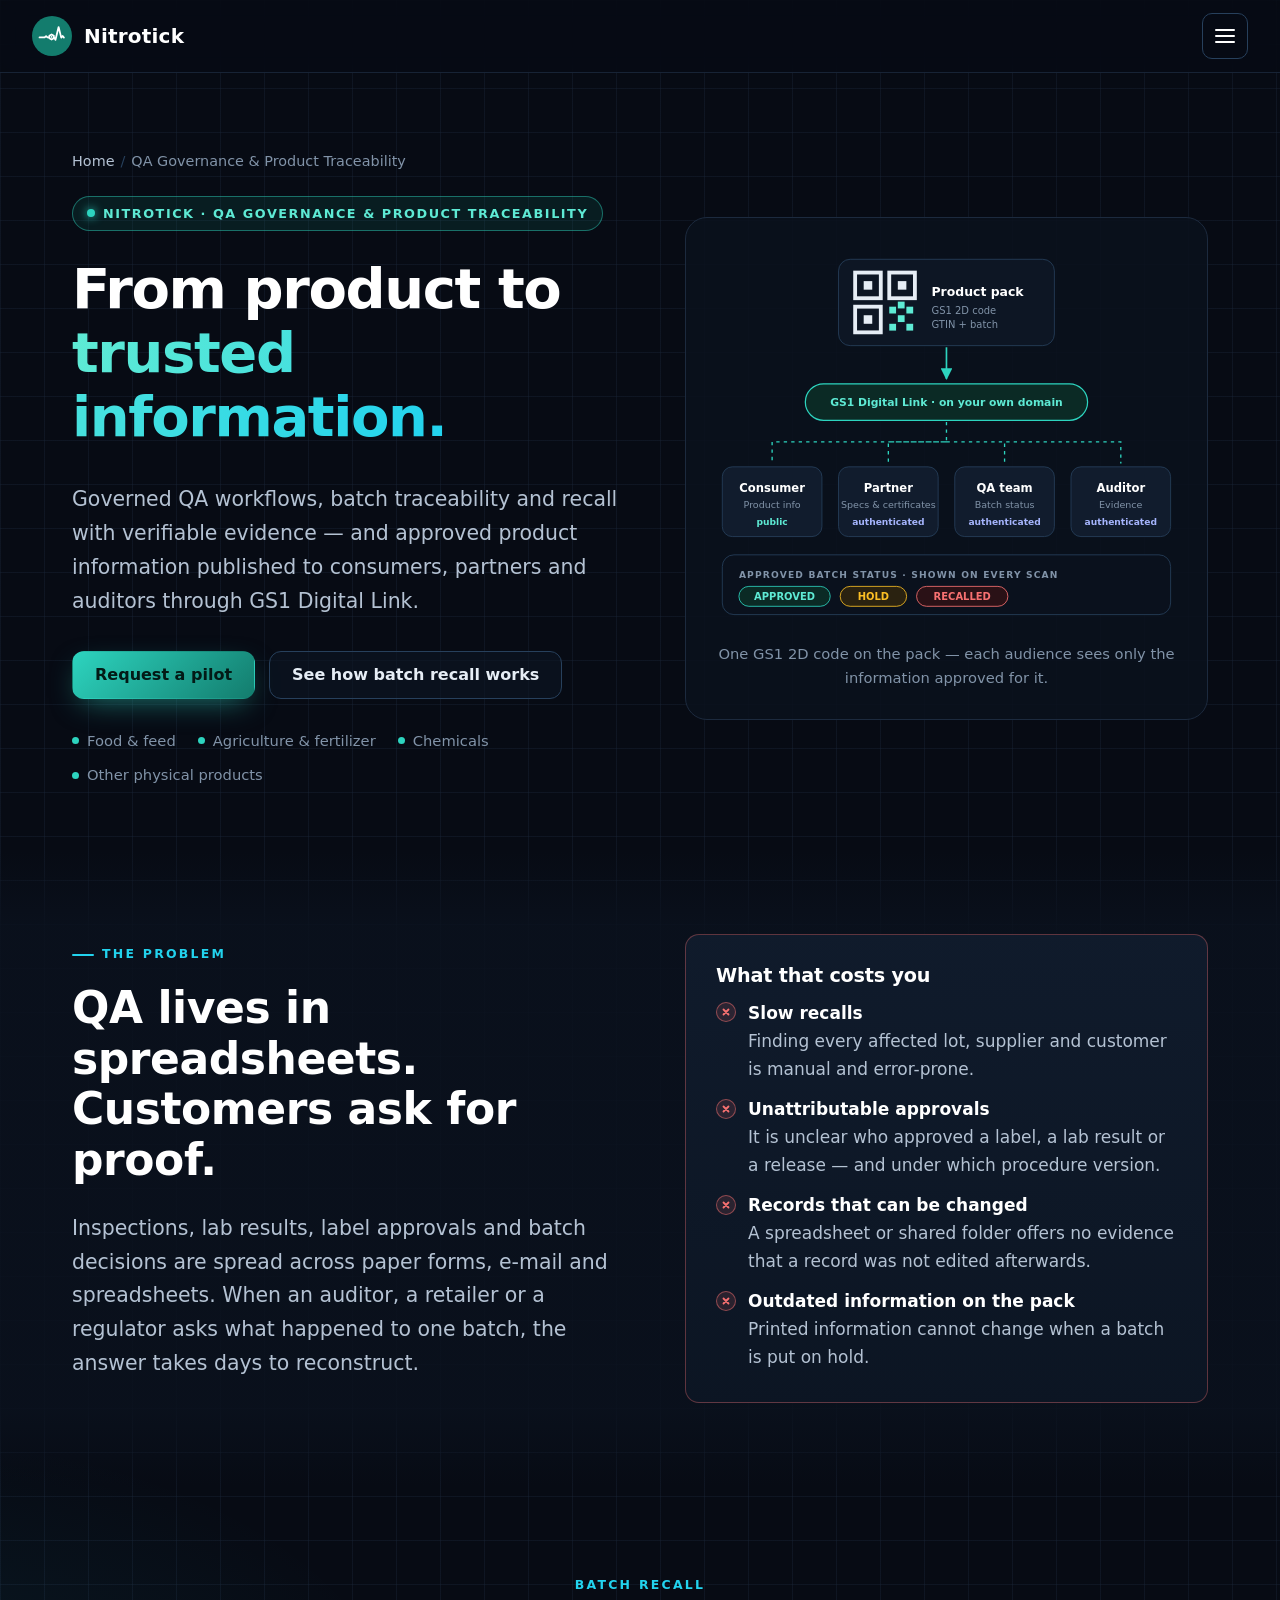
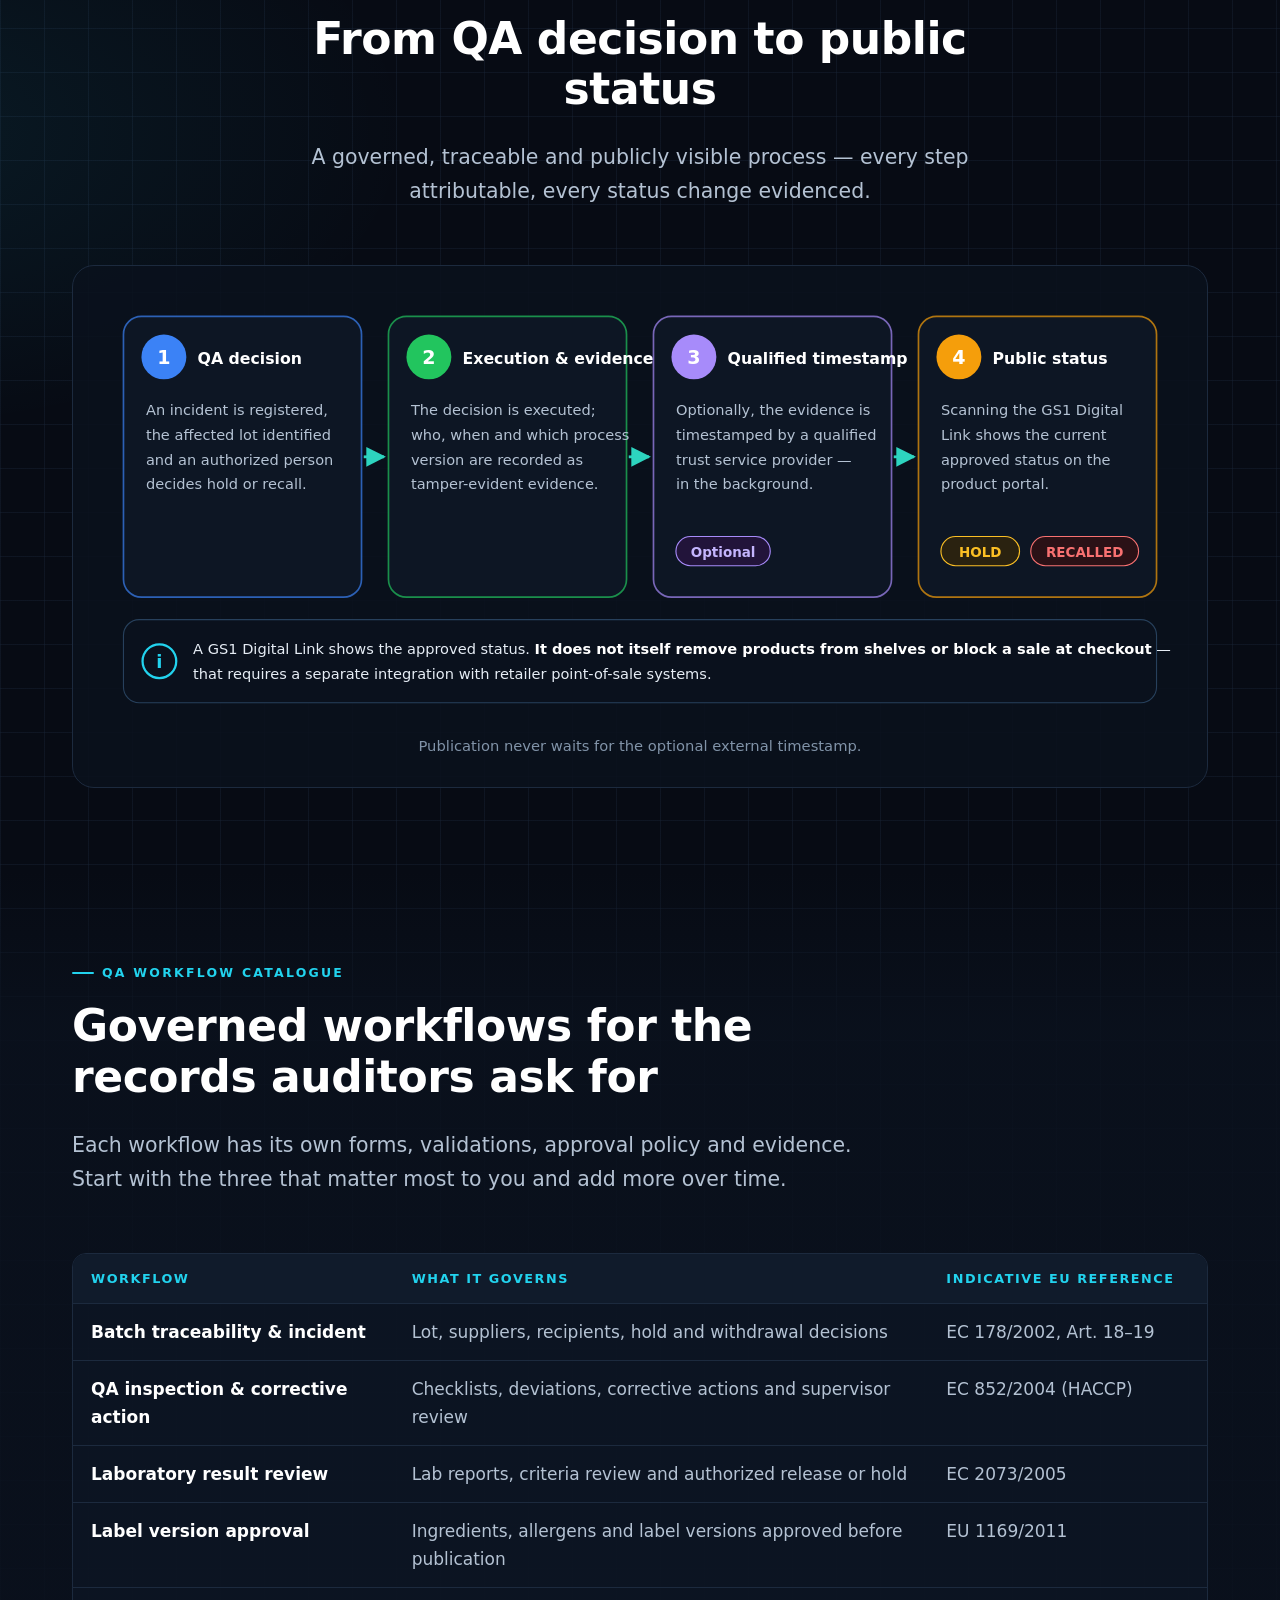
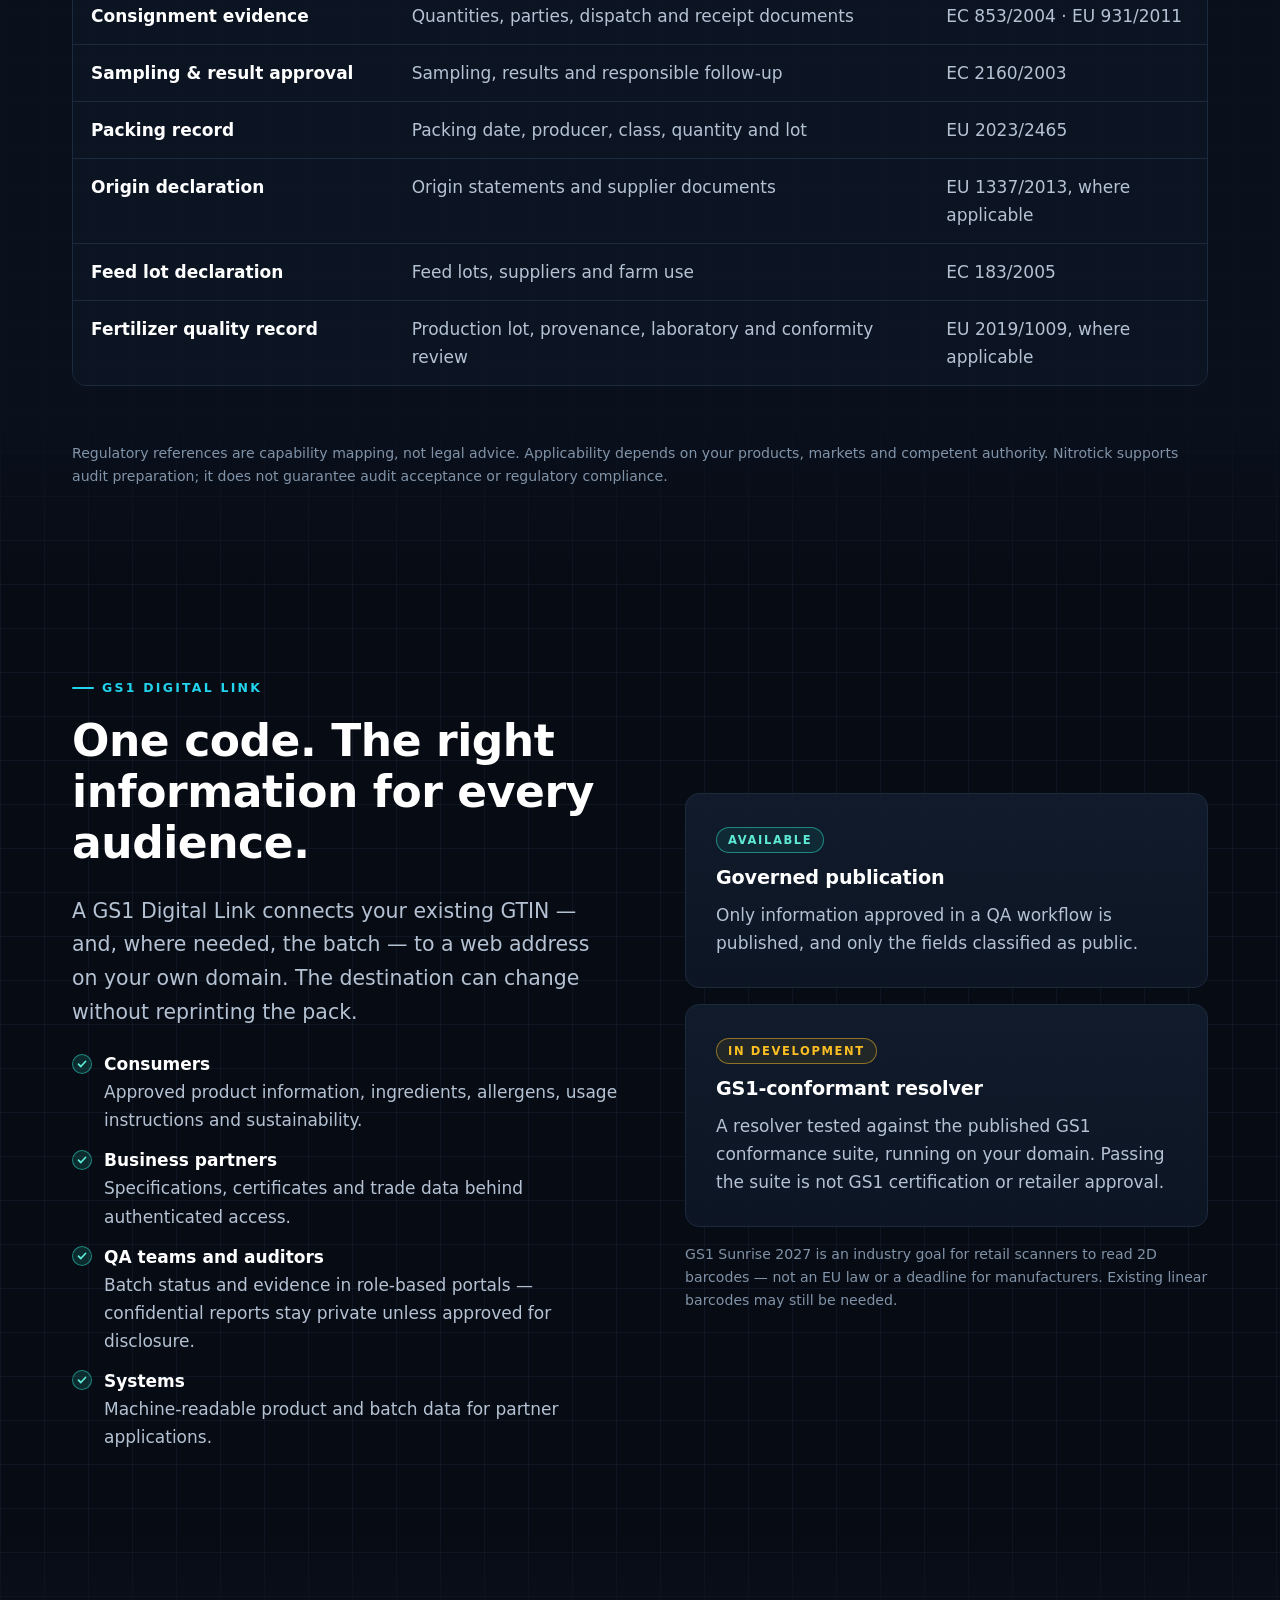
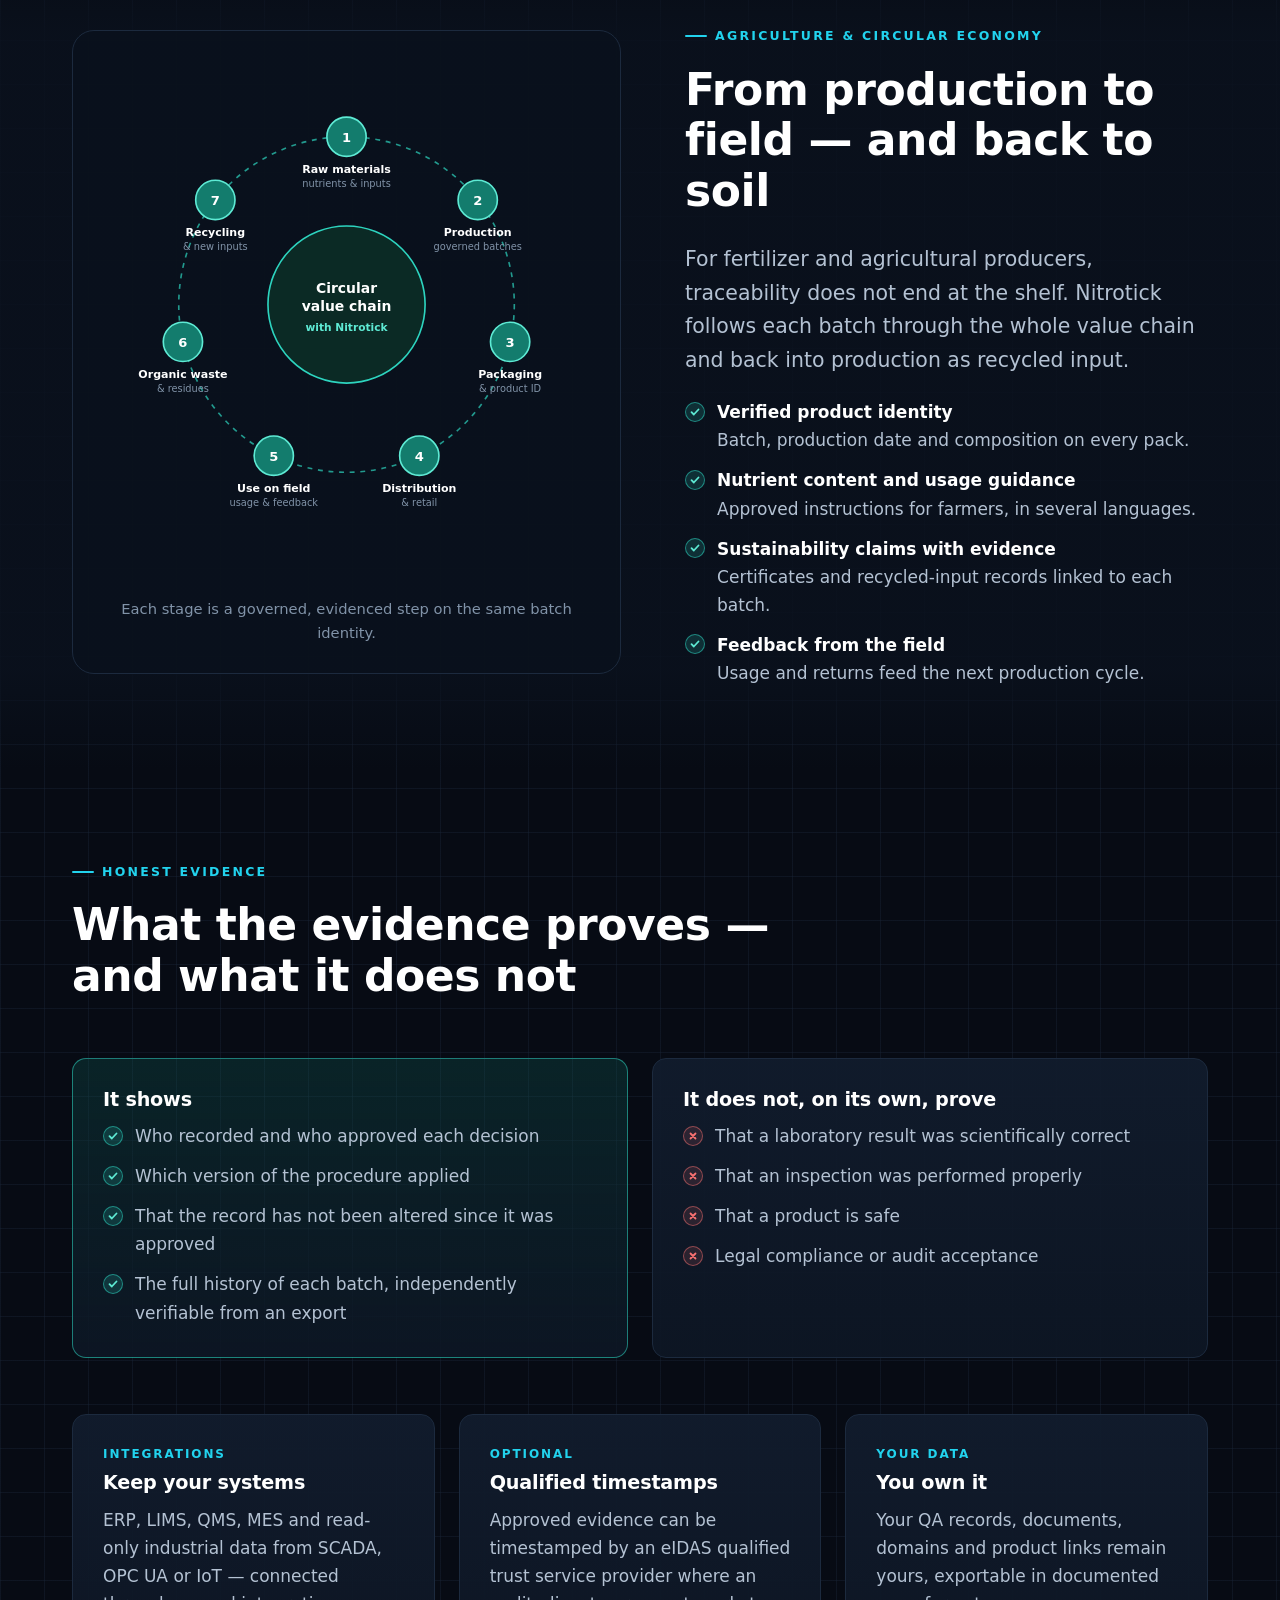
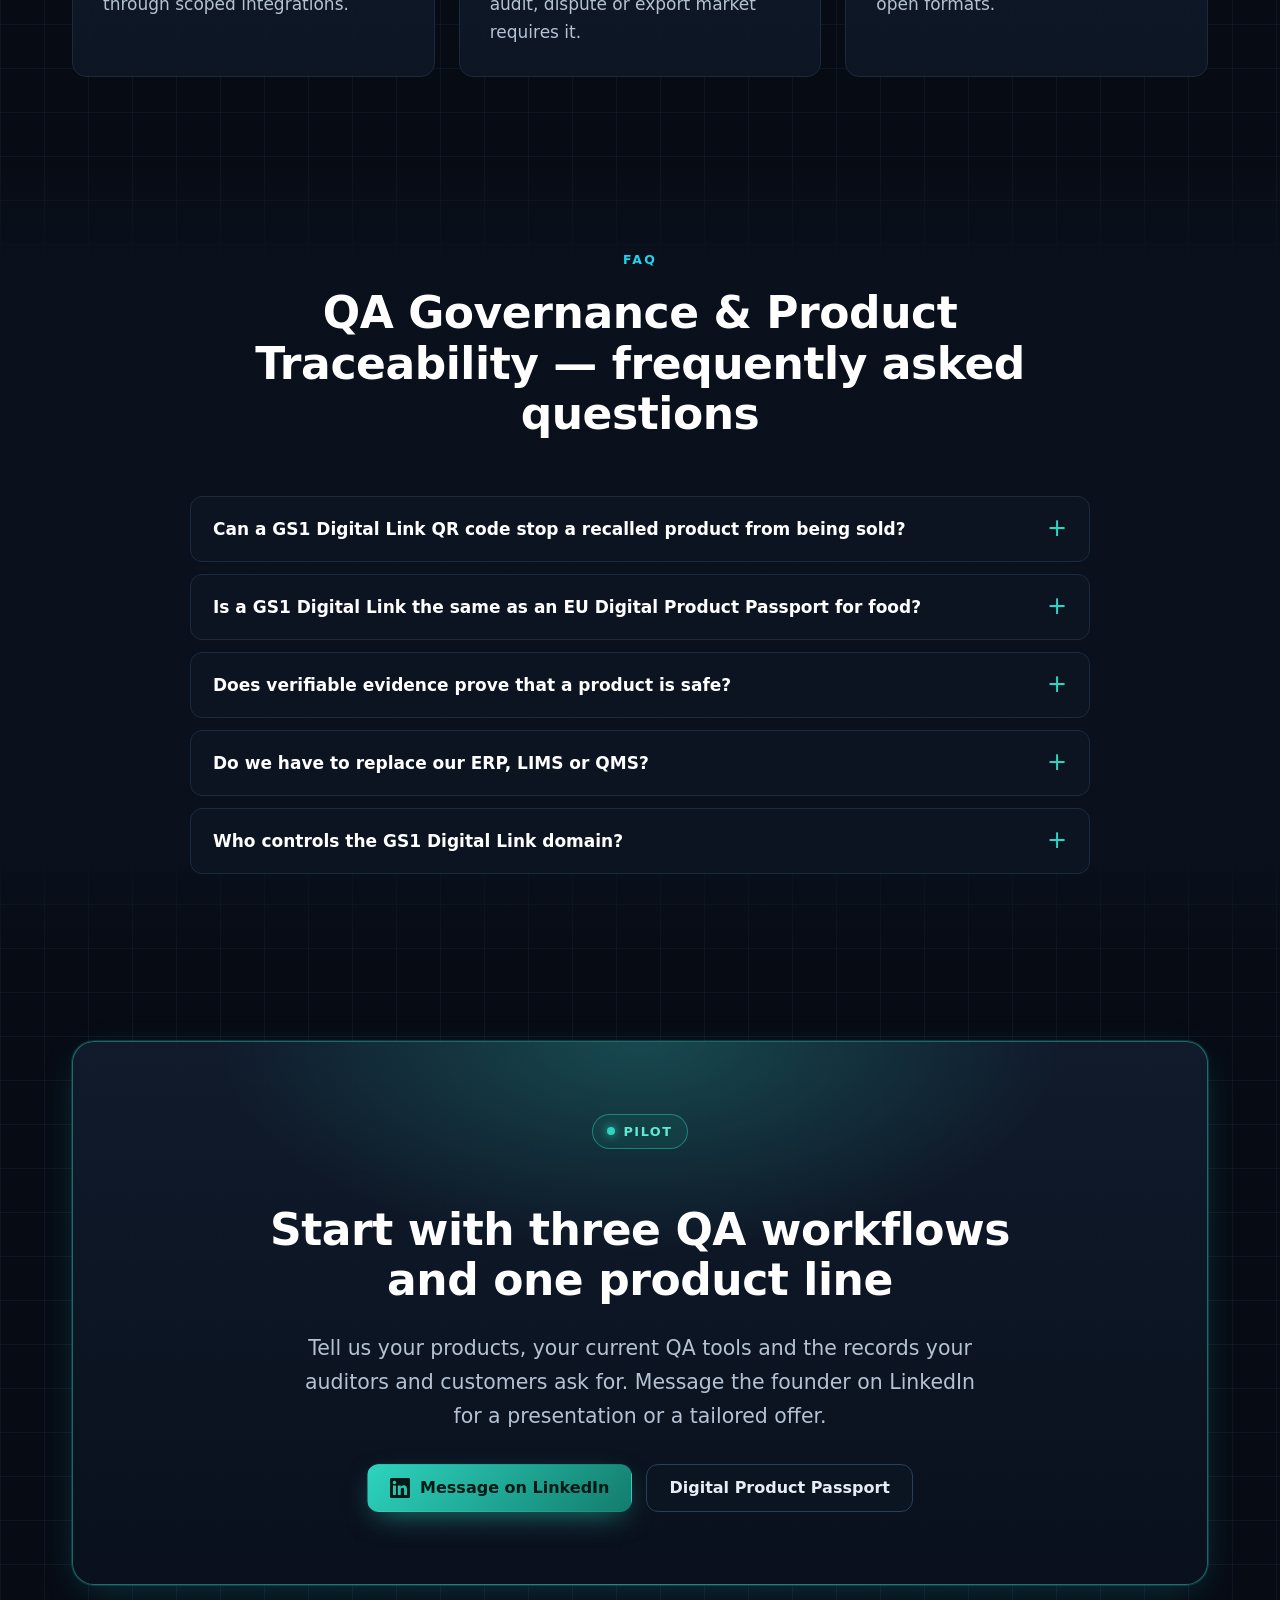
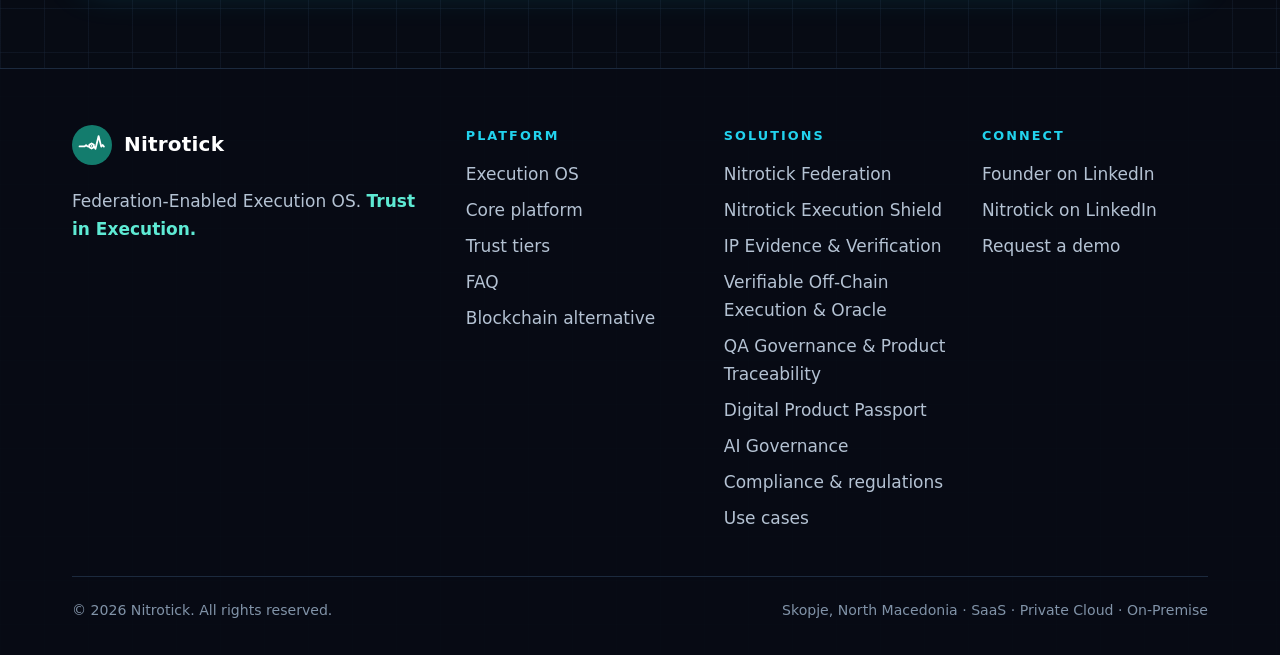
<file: qa-governance-traceability/index.html>
<!doctype html>
<html lang="en" dir="ltr">
<head>
  <meta charset="utf-8">
  <meta name="viewport" content="width=device-width, initial-scale=1, viewport-fit=cover">
  <title>QA Governance, Batch Recall &amp; GS1 Digital Link | Nitrotick</title>
  <meta name="description" content="Governed QA workflows, batch traceability and recall with verifiable evidence for food, feed and fertilizer producers — published through GS1 Digital Link.">
  <meta name="keywords" content="QA governance, food traceability software, batch traceability, product recall, HACCP records, laboratory result review, label approval, GS1 Digital Link, GS1 QR code, circular economy, fertilizer traceability, EC 178/2002, Nitrotick">
  <meta name="author" content="Aleksandar M. Tasevski">
  <meta name="robots" content="index, follow, max-image-preview:large, max-snippet:-1, max-video-preview:-1">
  <meta name="theme-color" content="#070b14">
  <meta name="color-scheme" content="dark">
  <meta name="format-detection" content="telephone=no">
  <link rel="canonical" href="https://nitrotick.com/qa-governance-traceability/">

  <meta property="og:type" content="website">
  <meta property="og:site_name" content="Nitrotick">
  <meta property="og:locale" content="en_US">
  <meta property="og:url" content="https://nitrotick.com/qa-governance-traceability/">
  <meta property="og:title" content="Nitrotick QA Governance &amp; Product Traceability">
  <meta property="og:description" content="From product to trusted information: governed QA, batch traceability and recall, published through GS1 Digital Link.">
  <meta property="og:image" content="https://nitrotick.com/assets/img/og/qa-traceability.png">
  <meta property="og:image:type" content="image/png">
  <meta property="og:image:width" content="1200">
  <meta property="og:image:height" content="630">
  <meta property="og:image:alt" content="Nitrotick QA Governance &amp; Product Traceability — from product to trusted information.">
  <meta name="twitter:card" content="summary_large_image">
  <meta name="twitter:title" content="Nitrotick QA Governance &amp; Product Traceability">
  <meta name="twitter:description" content="Governed QA, batch traceability and recall with verifiable evidence, published through GS1 Digital Link.">
  <meta name="twitter:image" content="https://nitrotick.com/assets/img/og/qa-traceability.png">
  <meta name="twitter:image:alt" content="Nitrotick QA Governance &amp; Product Traceability — from product to trusted information.">

  <link rel="icon" href="../favicon.svg" type="image/svg+xml">
  <link rel="icon" href="../favicon-32.png" sizes="32x32" type="image/png">
  <link rel="apple-touch-icon" href="../apple-touch-icon.png">
  <link rel="manifest" href="../site.webmanifest">
  <link rel="stylesheet" href="../css/styles.css?v=20261019g">

  <script type="application/ld+json">
  {
    "@context": "https://schema.org",
    "@graph": [
      {
        "@type": "Organization",
        "@id": "https://nitrotick.com/#organization",
        "name": "Nitrotick",
        "url": "https://nitrotick.com/",
        "logo": "https://nitrotick.com/assets/img/logo-512.png",
        "description": "Verifiable execution infrastructure for enterprise AI, banks, fintech and regulated systems.",
        "founder": { "@type": "Person", "@id": "https://nitrotick.com/#founder", "name": "Aleksandar M. Tasevski", "jobTitle": "Founder & Principal Architect", "sameAs": ["https://www.linkedin.com/in/aleksandar-m-tasevski/"] },
        "sameAs": ["https://www.linkedin.com/company/nitrotick/"]
      },
      {
        "@type": "WebPage",
        "@id": "https://nitrotick.com/qa-governance-traceability/#webpage",
        "url": "https://nitrotick.com/qa-governance-traceability/",
        "name": "QA Governance, Batch Recall & GS1 Digital Link",
        "description": "Governed QA workflows, batch traceability and recall with verifiable evidence for food, feed and fertilizer producers — published through GS1 Digital Link.",
        "isPartOf": { "@id": "https://nitrotick.com/#website" },
        "about": { "@id": "https://nitrotick.com/qa-governance-traceability/#service" },
        "breadcrumb": { "@id": "https://nitrotick.com/qa-governance-traceability/#breadcrumb" },
        "primaryImageOfPage": "https://nitrotick.com/assets/img/og/qa-traceability.png",
        "inLanguage": "en"
      },
      {
        "@type": "Service",
        "@id": "https://nitrotick.com/qa-governance-traceability/#service",
        "name": "Nitrotick QA Governance & Product Traceability",
        "serviceType": "Quality assurance governance, batch traceability and GS1 Digital Link publication",
        "provider": { "@id": "https://nitrotick.com/#organization" },
        "areaServed": "Worldwide",
        "audience": { "@type": "BusinessAudience", "audienceType": "Food, feed, agriculture and fertilizer producers, chemical manufacturers and other producers of physical goods" },
        "isRelatedTo": { "@id": "https://nitrotick.com/execution-os/#software" },
        "description": "Governed quality-assurance workflows with attributable approvals and verifiable evidence, batch traceability and recall status, and controlled publication of approved product information through GS1 Digital Link."
      },
      {
        "@type": "FAQPage",
        "@id": "https://nitrotick.com/qa-governance-traceability/#faq",
        "mainEntity": [
          {
            "@type": "Question",
            "name": "Can a GS1 Digital Link QR code stop a recalled product from being sold?",
            "acceptedAnswer": { "@type": "Answer", "text": "Not on its own. Scanning the code shows the current approved status, such as HOLD or RECALLED, on every lookup. Blocking a sale at the checkout requires a separate integration with the retailer's point-of-sale systems." }
          },
          {
            "@type": "Question",
            "name": "Is a GS1 Digital Link the same as an EU Digital Product Passport for food?",
            "acceptedAnswer": { "@type": "Answer", "text": "No. Food and feed are excluded from the general EU Ecodesign (ESPR) framework, so a GS1 Digital Link does not create a mandatory Digital Product Passport for food. It is a standards-based way to give consumers and partners verified product information, and physical labelling rules still apply." }
          },
          {
            "@type": "Question",
            "name": "Does verifiable evidence prove that a product is safe?",
            "acceptedAnswer": { "@type": "Answer", "text": "No. Evidence shows who recorded and approved what, under which process version, and that the record has not been altered since. It does not prove that a laboratory result was scientifically correct or that an inspection was performed properly." }
          },
          {
            "@type": "Question",
            "name": "Do we have to replace our ERP, LIMS or QMS?",
            "acceptedAnswer": { "@type": "Answer", "text": "No. Existing systems stay in place. Nitrotick connects to them through scoped, read-only integrations and adds the governed QA workflow, evidence and publication layer." }
          },
          {
            "@type": "Question",
            "name": "Who controls the GS1 Digital Link domain?",
            "acceptedAnswer": { "@type": "Answer", "text": "You do. The domain encoded in your QR codes belongs to your company, so you can change providers later without reprinting packaging." }
          }
        ]
      },
      {
        "@type": "BreadcrumbList",
        "@id": "https://nitrotick.com/qa-governance-traceability/#breadcrumb",
        "itemListElement": [
          { "@type": "ListItem", "position": 1, "name": "Home", "item": "https://nitrotick.com/" },
          { "@type": "ListItem", "position": 2, "name": "QA Governance & Product Traceability", "item": "https://nitrotick.com/qa-governance-traceability/" }
        ]
      }
    ]
  }
  </script>
</head>
<body>
  <a class="skip-link" href="#main">Skip to content</a>

  <header class="site-header">
    <nav class="container nav" aria-label="Primary">
      <a class="brand" href="../" aria-label="Nitrotick home">
        <img src="../assets/img/logo-mark.svg" alt="" width="40" height="40">
        <span>Nitrotick</span>
      </a>
      <input class="nav-toggle" type="checkbox" id="nav-toggle" aria-label="Toggle navigation menu">
      <label class="nav-toggle-label" for="nav-toggle" aria-hidden="true"><span></span></label>
      <ul class="nav-menu">
        <li><a href="../execution-os/">Execution OS</a></li>
        <li class="nav-dd">
          <a class="nav-dd-link is-current" href="../#products" aria-haspopup="true">Products</a>
          <ul class="nav-sub">
            <li class="nav-sub-label">Products</li>
            <li><a href="../federation/"><strong>Nitrotick Federation</strong><span>Governed execution across independent organizations</span></a></li>
            <li><a href="../ip-evidence-verification/"><strong>IP Evidence &amp; Verification</strong><span>Verifiable evidence of IP creation and version history</span></a></li>
            <li><a href="../verifiable-off-chain-execution/"><strong>Verifiable Off-Chain Execution &amp; Oracle</strong><span>Governed execution for blockchain and DLT</span></a></li>
            <li><a href="./" aria-current="page"><strong>QA Governance &amp; Product Traceability</strong><span>QA workflows, batch recall and GS1 Digital Link</span></a></li>
            <li><a href="../digital-product-passport/"><strong>Digital Product Passport</strong><span>Product identity, versioning and DPP</span></a></li>
            <li><a href="../ai-governance/"><strong>AI Governance</strong><span>Governed AI agent actions with verifiable evidence</span></a></li>
            <li class="nav-sub-label">Solutions</li>
            <li><a href="../execution-shield/"><strong>Nitrotick Execution Shield</strong><span>Execution security within and across institutions</span></a></li>
          </ul>
        </li>
        <li><a href="../blockchain-alternative/">Blockchain Alternative</a></li>
        <li><a href="../verifiable-off-chain-execution/">Verifiable Off-Chain Execution &amp; Oracle</a></li>
        <li><a href="../compliance/">Compliance</a></li>
        <li><a href="../use-cases/">Use Cases</a></li>
        <li><a class="btn btn--primary" href="#contact">Request a demo</a></li>
      </ul>
    </nav>
  </header>

  <main id="main">
    <!-- ================= HERO ================= -->
    <section class="hero hero--page" aria-labelledby="hero-title">
      <div class="container split">
        <div>
          <nav class="breadcrumb" aria-label="Breadcrumb">
            <ol>
              <li><a href="../">Home</a></li>
              <li aria-current="page">QA Governance &amp; Product Traceability</li>
            </ol>
          </nav>
          <span class="pill"><span class="dot" aria-hidden="true"></span>Nitrotick · QA Governance &amp; Product Traceability</span>
          <h1 id="hero-title">From product to <span class="accent">trusted information.</span></h1>
          <p class="lead">Governed QA workflows, batch traceability and recall with verifiable evidence — and approved product information published to consumers, partners and auditors through GS1 Digital Link.</p>
          <div class="btn-row">
            <a class="btn btn--primary" href="#contact">Request a pilot</a>
            <a class="btn btn--ghost" href="#recall">See how batch recall works</a>
          </div>
          <ul class="hero-meta">
            <li>Food &amp; feed</li>
            <li>Agriculture &amp; fertilizer</li>
            <li>Chemicals</li>
            <li>Other physical products</li>
          </ul>
        </div>
        <figure class="diagram">
          <svg viewBox="0 0 560 460" role="img" aria-labelledby="qj-title qj-desc">
            <title id="qj-title">One GS1 2D code serving four audiences</title>
            <desc id="qj-desc">A product pack carries a GS1 2D code with the GTIN and batch. It resolves through a GS1 Digital Link on the producer's own domain to four audiences: consumers see public product information, business partners see specifications and certificates, QA teams see batch status, and auditors see evidence. The approved batch status, such as approved, hold or recalled, is shown on every scan.</desc>
            <defs><marker id="qj-a" viewBox="0 0 10 10" refX="9" refY="5" markerWidth="7" markerHeight="7" orient="auto-start-reverse"><path d="M0 0L10 5L0 10Z" fill="#2DD4BF"/></marker></defs>
            <g class="svg-text">
              <rect x="150" y="16" width="260" height="104" rx="14" fill="#0D1624" stroke="#27405C"/>
              <rect x="170.0" y="32.0" width="30.9" height="30.9" fill="none" stroke="#E6EDF5" stroke-width="4.6"/><rect x="180.3" y="42.3" width="10.3" height="10.3" fill="#E6EDF5"/><rect x="211.1" y="32.0" width="30.9" height="30.9" fill="none" stroke="#E6EDF5" stroke-width="4.6"/><rect x="221.4" y="42.3" width="10.3" height="10.3" fill="#E6EDF5"/><rect x="170.0" y="73.1" width="30.9" height="30.9" fill="none" stroke="#E6EDF5" stroke-width="4.6"/><rect x="180.3" y="83.4" width="10.3" height="10.3" fill="#E6EDF5"/><rect x="211.1" y="73.1" width="8.2" height="8.2" fill="#5EEAD4"/><rect x="221.4" y="83.4" width="8.2" height="8.2" fill="#5EEAD4"/><rect x="231.7" y="73.1" width="8.2" height="8.2" fill="#5EEAD4"/><rect x="211.1" y="93.7" width="8.2" height="8.2" fill="#5EEAD4"/><rect x="231.7" y="93.7" width="8.2" height="8.2" fill="#5EEAD4"/><rect x="221.4" y="67.0" width="8.2" height="8.2" fill="#5EEAD4"/>
              <text x="262" y="60" fill="#fff" font-size="15" font-weight="700">Product pack</text>
              <text x="262" y="82" fill="#8193A8" font-size="12">GS1 2D code</text>
              <text x="262" y="99" fill="#8193A8" font-size="12">GTIN + batch</text>
              <path d="M280 122V160" stroke="#2DD4BF" stroke-width="2" marker-end="url(#qj-a)"/>
              <rect x="110" y="166" width="340" height="44" rx="22" fill="#0B2A25" stroke="#2DD4BF" stroke-width="1.5"/>
              <text x="280" y="193" text-anchor="middle" fill="#5EEAD4" font-size="13" font-weight="700">GS1 Digital Link · on your own domain</text>
              <g stroke="#2DD4BF" stroke-width="1.6" fill="none" stroke-dasharray="4 5"><path d="M280 212V236H70V262M280 236H210V262M280 236H350V262M280 236H490V262"/></g>
              <g text-anchor="middle">
                <rect x="10" y="266" width="120" height="84" rx="12" fill="#111C2D" stroke="#27405C"/>
                <text x="70" y="296" fill="#fff" font-size="14" font-weight="700">Consumer</text><text x="70" y="316" fill="#8193A8" font-size="11.5">Product info</text><text x="70" y="336" fill="#5EEAD4" font-size="11" font-weight="600">public</text>
                <rect x="150" y="266" width="120" height="84" rx="12" fill="#111C2D" stroke="#27405C"/>
                <text x="210" y="296" fill="#fff" font-size="14" font-weight="700">Partner</text><text x="210" y="316" fill="#8193A8" font-size="11.5">Specs &amp; certificates</text><text x="210" y="336" fill="#A5B4FC" font-size="11" font-weight="600">authenticated</text>
                <rect x="290" y="266" width="120" height="84" rx="12" fill="#111C2D" stroke="#27405C"/>
                <text x="350" y="296" fill="#fff" font-size="14" font-weight="700">QA team</text><text x="350" y="316" fill="#8193A8" font-size="11.5">Batch status</text><text x="350" y="336" fill="#A5B4FC" font-size="11" font-weight="600">authenticated</text>
                <rect x="430" y="266" width="120" height="84" rx="12" fill="#111C2D" stroke="#27405C"/>
                <text x="490" y="296" fill="#fff" font-size="14" font-weight="700">Auditor</text><text x="490" y="316" fill="#8193A8" font-size="11.5">Evidence</text><text x="490" y="336" fill="#A5B4FC" font-size="11" font-weight="600">authenticated</text>
              </g>
              <rect x="10" y="372" width="540" height="72" rx="14" fill="#0A111D" stroke="#27405C"/>
              <text x="30" y="400" fill="#8193A8" font-size="11" font-weight="700" letter-spacing="1.4">APPROVED BATCH STATUS · SHOWN ON EVERY SCAN</text>
              <g font-size="12" font-weight="800" text-anchor="middle">
                <rect x="30" y="410" width="110" height="24" rx="12" fill="#0B2A25" stroke="#2DD4BF"/><text x="85" y="427" fill="#5EEAD4">APPROVED</text>
                <rect x="152" y="410" width="80" height="24" rx="12" fill="#2A2210" stroke="#FBBF24"/><text x="192" y="427" fill="#FBBF24">HOLD</text>
                <rect x="244" y="410" width="110" height="24" rx="12" fill="#2A1116" stroke="#F87171"/><text x="299" y="427" fill="#F87171">RECALLED</text>
              </g>
            </g>
          </svg>
          <figcaption>One GS1 2D code on the pack — each audience sees only the information approved for it.</figcaption>
        </figure>
      </div>
    </section>

    <!-- ================= PROBLEM ================= -->
    <section class="section section--alt" aria-labelledby="problem-title">
      <div class="container split">
        <div>
          <span class="eyebrow">The problem</span>
          <h2 id="problem-title">QA lives in spreadsheets. Customers ask for proof.</h2>
          <p class="lead">Inspections, lab results, label approvals and batch decisions are spread across paper forms, e-mail and spreadsheets. When an auditor, a retailer or a regulator asks what happened to one batch, the answer takes days to reconstruct.</p>
        </div>
        <div class="card card--bad">
          <h3>What that costs you</h3>
          <ul class="cross-list">
            <li><strong>Slow recalls</strong>Finding every affected lot, supplier and customer is manual and error-prone.</li>
            <li><strong>Unattributable approvals</strong>It is unclear who approved a label, a lab result or a release — and under which procedure version.</li>
            <li><strong>Records that can be changed</strong>A spreadsheet or shared folder offers no evidence that a record was not edited afterwards.</li>
            <li><strong>Outdated information on the pack</strong>Printed information cannot change when a batch is put on hold.</li>
          </ul>
        </div>
      </div>
    </section>

    <!-- ================= RECALL ================= -->
    <section class="section" id="recall" aria-labelledby="recall-title">
      <div class="container">
        <div class="section-head section-head--center">
          <span class="eyebrow">Batch recall</span>
          <h2 id="recall-title">From QA decision to public status</h2>
          <p class="lead">A governed, traceable and publicly visible process — every step attributable, every status change evidenced.</p>
        </div>
        <figure class="diagram diagram--scroll">
          <svg viewBox="0 0 960 380" role="img" aria-labelledby="qr-title qr-desc">
            <title id="qr-title">How batch recall works, from QA decision to public status</title>
            <desc id="qr-desc">Step one: an incident is registered, the affected lot is identified and an authorized person decides on hold or recall. Step two: the decision is executed and recorded as tamper-evident evidence. Step three, optional: the evidence is timestamped by a qualified trust service provider in the background. Step four: scanning the GS1 Digital Link shows the current approved status, such as hold or recalled. A GS1 Digital Link does not itself remove products from shelves or block a sale at checkout.</desc>
            <defs><marker id="qr-a" viewBox="0 0 10 10" refX="9" refY="5" markerWidth="7" markerHeight="7" orient="auto-start-reverse"><path d="M0 0L10 5L0 10Z" fill="#2DD4BF"/></marker></defs>
            <g class="svg-text">
              <rect x="20" y="20" width="212" height="250" rx="16" fill="#0D1624" stroke="#3B82F6" stroke-opacity=".7" stroke-width="1.5"/><circle cx="56" cy="56" r="20" fill="#3B82F6"/><text x="56" y="62" text-anchor="middle" fill="#fff" font-size="17" font-weight="800">1</text><text x="86" y="62" fill="#fff" font-size="14" font-weight="700">QA decision</text><text x="40" y="108" fill="#B4C2D3" font-size="13">An incident is registered,</text><text x="40" y="130" fill="#B4C2D3" font-size="13">the affected lot identified</text><text x="40" y="152" fill="#B4C2D3" font-size="13">and an authorized person</text><text x="40" y="174" fill="#B4C2D3" font-size="13">decides hold or recall.</text><path d="M234 145H252" stroke="#2DD4BF" stroke-width="2.5" marker-end="url(#qr-a)"/><rect x="256" y="20" width="212" height="250" rx="16" fill="#0D1624" stroke="#22C55E" stroke-opacity=".7" stroke-width="1.5"/><circle cx="292" cy="56" r="20" fill="#22C55E"/><text x="292" y="62" text-anchor="middle" fill="#fff" font-size="17" font-weight="800">2</text><text x="322" y="62" fill="#fff" font-size="14" font-weight="700">Execution &amp; evidence</text><text x="276" y="108" fill="#B4C2D3" font-size="13">The decision is executed;</text><text x="276" y="130" fill="#B4C2D3" font-size="13">who, when and which process</text><text x="276" y="152" fill="#B4C2D3" font-size="13">version are recorded as</text><text x="276" y="174" fill="#B4C2D3" font-size="13">tamper-evident evidence.</text><path d="M470 145H488" stroke="#2DD4BF" stroke-width="2.5" marker-end="url(#qr-a)"/><rect x="492" y="20" width="212" height="250" rx="16" fill="#0D1624" stroke="#A78BFA" stroke-opacity=".7" stroke-width="1.5"/><circle cx="528" cy="56" r="20" fill="#A78BFA"/><text x="528" y="62" text-anchor="middle" fill="#fff" font-size="17" font-weight="800">3</text><text x="558" y="62" fill="#fff" font-size="14" font-weight="700">Qualified timestamp</text><text x="512" y="108" fill="#B4C2D3" font-size="13">Optionally, the evidence is</text><text x="512" y="130" fill="#B4C2D3" font-size="13">timestamped by a qualified</text><text x="512" y="152" fill="#B4C2D3" font-size="13">trust service provider —</text><text x="512" y="174" fill="#B4C2D3" font-size="13">in the background.</text><rect x="512" y="216" width="84" height="26" rx="13" fill="#22143A" stroke="#A78BFA"/><text x="554" y="234" text-anchor="middle" fill="#C4B5FD" font-size="12" font-weight="700">Optional</text><path d="M706 145H724" stroke="#2DD4BF" stroke-width="2.5" marker-end="url(#qr-a)"/><rect x="728" y="20" width="212" height="250" rx="16" fill="#0D1624" stroke="#F59E0B" stroke-opacity=".7" stroke-width="1.5"/><circle cx="764" cy="56" r="20" fill="#F59E0B"/><text x="764" y="62" text-anchor="middle" fill="#fff" font-size="17" font-weight="800">4</text><text x="794" y="62" fill="#fff" font-size="14" font-weight="700">Public status</text><text x="748" y="108" fill="#B4C2D3" font-size="13">Scanning the GS1 Digital</text><text x="748" y="130" fill="#B4C2D3" font-size="13">Link shows the current</text><text x="748" y="152" fill="#B4C2D3" font-size="13">approved status on the</text><text x="748" y="174" fill="#B4C2D3" font-size="13">product portal.</text><rect x="748" y="216" width="70" height="26" rx="13" fill="#2A2210" stroke="#FBBF24"/><text x="783" y="234" text-anchor="middle" fill="#FBBF24" font-size="12" font-weight="800">HOLD</text><rect x="828" y="216" width="96" height="26" rx="13" fill="#2A1116" stroke="#F87171"/><text x="876" y="234" text-anchor="middle" fill="#F87171" font-size="12" font-weight="800">RECALLED</text>
              <rect x="20" y="290" width="920" height="74" rx="14" fill="#0A111D" stroke="#27405C"/>
              <circle cx="52" cy="327" r="15" fill="none" stroke="#22D3EE" stroke-width="2"/><text x="52" y="333" text-anchor="middle" fill="#22D3EE" font-size="16" font-weight="800">i</text>
              <text x="82" y="321" fill="#E6EDF5" font-size="13">A GS1 Digital Link shows the approved status. <tspan font-weight="700" fill="#fff">It does not itself remove products from shelves or block a sale at checkout</tspan> —</text>
              <text x="82" y="343" fill="#E6EDF5" font-size="13">that requires a separate integration with retailer point-of-sale systems.</text>
            </g>
          </svg>
          <figcaption>Publication never waits for the optional external timestamp.</figcaption>
        </figure>
      </div>
    </section>

    <!-- ================= WORKFLOWS ================= -->
    <section class="section section--alt" id="workflows" aria-labelledby="wf-title">
      <div class="container">
        <div class="section-head">
          <span class="eyebrow">QA workflow catalogue</span>
          <h2 id="wf-title">Governed workflows for the records auditors ask for</h2>
          <p class="lead">Each workflow has its own forms, validations, approval policy and evidence. Start with the three that matter most to you and add more over time.</p>
        </div>
        <div class="table-wrap">
          <table>
            <caption class="visually-hidden">QA workflow catalogue with indicative EU regulatory references</caption>
            <thead><tr><th scope="col">Workflow</th><th scope="col">What it governs</th><th scope="col">Indicative EU reference</th></tr></thead>
            <tbody>
              <tr><td>Batch traceability &amp; incident</td><td>Lot, suppliers, recipients, hold and withdrawal decisions</td><td>EC 178/2002, Art. 18–19</td></tr>
              <tr><td>QA inspection &amp; corrective action</td><td>Checklists, deviations, corrective actions and supervisor review</td><td>EC 852/2004 (HACCP)</td></tr>
              <tr><td>Laboratory result review</td><td>Lab reports, criteria review and authorized release or hold</td><td>EC 2073/2005</td></tr>
              <tr><td>Label version approval</td><td>Ingredients, allergens and label versions approved before publication</td><td>EU 1169/2011</td></tr>
              <tr><td>Consignment evidence</td><td>Quantities, parties, dispatch and receipt documents</td><td>EC 853/2004 · EU 931/2011</td></tr>
              <tr><td>Sampling &amp; result approval</td><td>Sampling, results and responsible follow-up</td><td>EC 2160/2003</td></tr>
              <tr><td>Packing record</td><td>Packing date, producer, class, quantity and lot</td><td>EU 2023/2465</td></tr>
              <tr><td>Origin declaration</td><td>Origin statements and supplier documents</td><td>EU 1337/2013, where applicable</td></tr>
              <tr><td>Feed lot declaration</td><td>Feed lots, suppliers and farm use</td><td>EC 183/2005</td></tr>
              <tr><td>Fertilizer quality record</td><td>Production lot, provenance, laboratory and conformity review</td><td>EU 2019/1009, where applicable</td></tr>
            </tbody>
          </table>
        </div>
        <p class="note mt-lg">Regulatory references are capability mapping, not legal advice. Applicability depends on your products, markets and competent authority. Nitrotick supports audit preparation; it does not guarantee audit acceptance or regulatory compliance.</p>
      </div>
    </section>

    <!-- ================= GS1 DIGITAL LINK ================= -->
    <section class="section" id="gs1" aria-labelledby="gs1-title">
      <div class="container split">
        <div>
          <span class="eyebrow">GS1 Digital Link</span>
          <h2 id="gs1-title">One code. The right information for every audience.</h2>
          <p class="lead">A GS1 Digital Link connects your existing GTIN — and, where needed, the batch — to a web address on your own domain. The destination can change without reprinting the pack.</p>
          <ul class="check-list">
            <li><strong>Consumers</strong>Approved product information, ingredients, allergens, usage instructions and sustainability.</li>
            <li><strong>Business partners</strong>Specifications, certificates and trade data behind authenticated access.</li>
            <li><strong>QA teams and auditors</strong>Batch status and evidence in role-based portals — confidential reports stay private unless approved for disclosure.</li>
            <li><strong>Systems</strong>Machine-readable product and batch data for partner applications.</li>
          </ul>
        </div>
        <div class="stack">
          <article class="card">
            <span class="tag tag--live">Available</span>
            <h3>Governed publication</h3>
            <p>Only information approved in a QA workflow is published, and only the fields classified as public.</p>
          </article>
          <article class="card">
            <span class="tag tag--planned">In development</span>
            <h3>GS1-conformant resolver</h3>
            <p>A resolver tested against the published GS1 conformance suite, running on your domain. Passing the suite is not GS1 certification or retailer approval.</p>
          </article>
          <p class="note">GS1 Sunrise 2027 is an industry goal for retail scanners to read 2D barcodes — not an EU law or a deadline for manufacturers. Existing linear barcodes may still be needed.</p>
        </div>
      </div>
    </section>

    <!-- ================= CIRCULAR ================= -->
    <section class="section section--alt" id="circular" aria-labelledby="circ-title">
      <div class="container split split--reverse">
        <div>
          <span class="eyebrow">Agriculture &amp; circular economy</span>
          <h2 id="circ-title">From production to field — and back to soil</h2>
          <p class="lead">For fertilizer and agricultural producers, traceability does not end at the shelf. Nitrotick follows each batch through the whole value chain and back into production as recycled input.</p>
          <ul class="check-list">
            <li><strong>Verified product identity</strong>Batch, production date and composition on every pack.</li>
            <li><strong>Nutrient content and usage guidance</strong>Approved instructions for farmers, in several languages.</li>
            <li><strong>Sustainability claims with evidence</strong>Certificates and recycled-input records linked to each batch.</li>
            <li><strong>Feedback from the field</strong>Usage and returns feed the next production cycle.</li>
          </ul>
        </div>
        <figure class="diagram">
          <svg viewBox="0 0 600 640" role="img" aria-labelledby="qc-title qc-desc">
            <title id="qc-title">Circular value chain for agricultural products</title>
            <desc id="qc-desc">Seven stages in a circle around Nitrotick: raw materials, production, packaging and product identity, distribution and retail, use on the field, organic waste and residues, and recycling into new inputs that return to production.</desc>
            <g class="svg-text">
              <circle cx="300" cy="300" r="205" fill="none" stroke="#2DD4BF" stroke-width="2" stroke-dasharray="6 7" opacity=".7"/>
              <circle cx="300" cy="300" r="96" fill="#0B2A25" stroke="#2DD4BF" stroke-width="2"/>
              <text x="300" y="286" text-anchor="middle" fill="#fff" font-size="17" font-weight="800">Circular</text>
              <text x="300" y="308" text-anchor="middle" fill="#fff" font-size="17" font-weight="800">value chain</text>
              <text x="300" y="332" text-anchor="middle" fill="#5EEAD4" font-size="13" font-weight="600">with Nitrotick</text>
              <circle cx="300.0" cy="95.0" r="24" fill="#137C6D" stroke="#5EEAD4" stroke-width="2"/><text x="300.0" y="101.0" text-anchor="middle" fill="#fff" font-size="16" font-weight="800">1</text><text x="300.0" y="139.0" text-anchor="middle" fill="#fff" font-size="13.5" font-weight="700">Raw materials</text><text x="300.0" y="156.0" text-anchor="middle" fill="#8193A8" font-size="12">nutrients &amp; inputs</text><circle cx="460.3" cy="172.2" r="24" fill="#137C6D" stroke="#5EEAD4" stroke-width="2"/><text x="460.3" y="178.2" text-anchor="middle" fill="#fff" font-size="16" font-weight="800">2</text><text x="460.3" y="216.2" text-anchor="middle" fill="#fff" font-size="13.5" font-weight="700">Production</text><text x="460.3" y="233.2" text-anchor="middle" fill="#8193A8" font-size="12">governed batches</text><circle cx="499.9" cy="345.6" r="24" fill="#137C6D" stroke="#5EEAD4" stroke-width="2"/><text x="499.9" y="351.6" text-anchor="middle" fill="#fff" font-size="16" font-weight="800">3</text><text x="499.9" y="389.6" text-anchor="middle" fill="#fff" font-size="13.5" font-weight="700">Packaging</text><text x="499.9" y="406.6" text-anchor="middle" fill="#8193A8" font-size="12">&amp; product ID</text><circle cx="388.9" cy="484.7" r="24" fill="#137C6D" stroke="#5EEAD4" stroke-width="2"/><text x="388.9" y="490.7" text-anchor="middle" fill="#fff" font-size="16" font-weight="800">4</text><text x="388.9" y="528.7" text-anchor="middle" fill="#fff" font-size="13.5" font-weight="700">Distribution</text><text x="388.9" y="545.7" text-anchor="middle" fill="#8193A8" font-size="12">&amp; retail</text><circle cx="211.1" cy="484.7" r="24" fill="#137C6D" stroke="#5EEAD4" stroke-width="2"/><text x="211.1" y="490.7" text-anchor="middle" fill="#fff" font-size="16" font-weight="800">5</text><text x="211.1" y="528.7" text-anchor="middle" fill="#fff" font-size="13.5" font-weight="700">Use on field</text><text x="211.1" y="545.7" text-anchor="middle" fill="#8193A8" font-size="12">usage &amp; feedback</text><circle cx="100.1" cy="345.6" r="24" fill="#137C6D" stroke="#5EEAD4" stroke-width="2"/><text x="100.1" y="351.6" text-anchor="middle" fill="#fff" font-size="16" font-weight="800">6</text><text x="100.1" y="389.6" text-anchor="middle" fill="#fff" font-size="13.5" font-weight="700">Organic waste</text><text x="100.1" y="406.6" text-anchor="middle" fill="#8193A8" font-size="12">&amp; residues</text><circle cx="139.7" cy="172.2" r="24" fill="#137C6D" stroke="#5EEAD4" stroke-width="2"/><text x="139.7" y="178.2" text-anchor="middle" fill="#fff" font-size="16" font-weight="800">7</text><text x="139.7" y="216.2" text-anchor="middle" fill="#fff" font-size="13.5" font-weight="700">Recycling</text><text x="139.7" y="233.2" text-anchor="middle" fill="#8193A8" font-size="12">&amp; new inputs</text>
            </g>
          </svg>
          <figcaption>Each stage is a governed, evidenced step on the same batch identity.</figcaption>
        </figure>
      </div>
    </section>

    <!-- ================= EVIDENCE BOUNDARY ================= -->
    <section class="section" aria-labelledby="proof-title">
      <div class="container">
        <div class="section-head">
          <span class="eyebrow">Honest evidence</span>
          <h2 id="proof-title">What the evidence proves — and what it does not</h2>
        </div>
        <div class="grid grid--2">
          <article class="card card--featured">
            <h3>It shows</h3>
            <ul class="check-list">
              <li>Who recorded and who approved each decision</li>
              <li>Which version of the procedure applied</li>
              <li>That the record has not been altered since it was approved</li>
              <li>The full history of each batch, independently verifiable from an export</li>
            </ul>
          </article>
          <article class="card">
            <h3>It does not, on its own, prove</h3>
            <ul class="cross-list">
              <li>That a laboratory result was scientifically correct</li>
              <li>That an inspection was performed properly</li>
              <li>That a product is safe</li>
              <li>Legal compliance or audit acceptance</li>
            </ul>
          </article>
        </div>
        <div class="grid grid--3 mt-lg">
          <article class="card">
            <span class="card-kicker">Integrations</span>
            <h3>Keep your systems</h3>
            <p>ERP, LIMS, QMS, MES and read-only industrial data from SCADA, OPC UA or IoT — connected through scoped integrations.</p>
          </article>
          <article class="card">
            <span class="card-kicker">Optional</span>
            <h3>Qualified timestamps</h3>
            <p>Approved evidence can be timestamped by an eIDAS qualified trust service provider where an audit, dispute or export market requires it.</p>
          </article>
          <article class="card">
            <span class="card-kicker">Your data</span>
            <h3>You own it</h3>
            <p>Your QA records, documents, domains and product links remain yours, exportable in documented open formats.</p>
          </article>
        </div>
      </div>
    </section>

    <!-- ================= FAQ ================= -->
    <section class="section section--alt" id="faq" aria-labelledby="faq-title">
      <div class="container">
        <div class="section-head section-head--center">
          <span class="eyebrow">FAQ</span>
          <h2 id="faq-title">QA Governance &amp; Product Traceability — frequently asked questions</h2>
        </div>
        <div class="faq">
          <details>
            <summary>Can a GS1 Digital Link QR code stop a recalled product from being sold?</summary>
            <div><p>Not on its own. Scanning the code shows the current approved status, such as HOLD or RECALLED, on every lookup. Blocking a sale at the checkout requires a separate integration with the retailer's point-of-sale systems.</p></div>
          </details>
          <details>
            <summary>Is a GS1 Digital Link the same as an EU Digital Product Passport for food?</summary>
            <div><p>No. Food and feed are excluded from the general EU Ecodesign (ESPR) framework, so a GS1 Digital Link does not create a mandatory Digital Product Passport for food. It is a standards-based way to give consumers and partners verified product information, and physical labelling rules still apply. For products that do fall under ESPR, see <a href="../digital-product-passport/">Digital Product Passport</a>.</p></div>
          </details>
          <details>
            <summary>Does verifiable evidence prove that a product is safe?</summary>
            <div><p>No. Evidence shows who recorded and approved what, under which process version, and that the record has not been altered since. It does not prove that a laboratory result was scientifically correct or that an inspection was performed properly.</p></div>
          </details>
          <details>
            <summary>Do we have to replace our ERP, LIMS or QMS?</summary>
            <div><p>No. Existing systems stay in place. Nitrotick connects to them through scoped, read-only integrations and adds the governed QA workflow, evidence and publication layer.</p></div>
          </details>
          <details>
            <summary>Who controls the GS1 Digital Link domain?</summary>
            <div><p>You do. The domain encoded in your QR codes belongs to your company, so you can change providers later without reprinting packaging.</p></div>
          </details>
        </div>
      </div>
    </section>

    <!-- ================= CONTACT ================= -->
    <section class="section" id="contact" aria-labelledby="contact-title">
      <div class="container">
        <div class="cta">
          <span class="pill"><span class="dot" aria-hidden="true"></span>Pilot</span>
          <h2 id="contact-title" class="mt-lg">Start with three QA workflows and one product line</h2>
          <p class="lead">Tell us your products, your current QA tools and the records your auditors and customers ask for. Message the founder on LinkedIn for a presentation or a tailored offer.</p>
          <div class="btn-row">
            <a class="btn btn--primary" href="https://www.linkedin.com/in/aleksandar-m-tasevski/" target="_blank" rel="noopener">
              <svg viewBox="0 0 24 24" aria-hidden="true" fill="currentColor"><path d="M20.45 20.45h-3.55v-5.57c0-1.33-.03-3.04-1.85-3.04-1.85 0-2.14 1.45-2.14 2.94v5.67H9.35V9h3.41v1.56h.05c.48-.9 1.64-1.85 3.37-1.85 3.6 0 4.27 2.37 4.27 5.46v6.28zM5.34 7.43a2.06 2.06 0 1 1 0-4.13 2.06 2.06 0 0 1 0 4.13zM7.12 20.45H3.56V9h3.56v11.45zM22.22 0H1.77C.79 0 0 .77 0 1.73v20.54C0 23.23.79 24 1.77 24h20.45c.98 0 1.78-.77 1.78-1.73V1.73C24 .77 23.2 0 22.22 0z"/></svg>
              Message on LinkedIn
            </a>
            <a class="btn btn--ghost" href="../digital-product-passport/">Digital Product Passport</a>
          </div>
        </div>
      </div>
    </section>
  </main>

  <footer class="site-footer">
    <div class="container">
      <div class="footer-grid">
        <div>
          <a class="brand" href="../" aria-label="Nitrotick home">
            <img src="../assets/img/logo-mark.svg" alt="" width="40" height="40">
            <span>Nitrotick</span>
          </a>
          <p class="footer-tagline">Federation-Enabled Execution OS. <strong>Trust in Execution.</strong></p>
        </div>
        <div>
          <p class="footer-heading">Platform</p>
          <ul>
            <li><a href="../execution-os/">Execution OS</a></li>
            <li><a href="../#platform">Core platform</a></li>
            <li><a href="../#trust-tiers">Trust tiers</a></li>
            <li><a href="../#faq">FAQ</a></li>
            <li><a href="../blockchain-alternative/">Blockchain alternative</a></li>
          </ul>
        </div>
        <div>
          <p class="footer-heading">Solutions</p>
          <ul>
            <li><a href="../federation/">Nitrotick Federation</a></li>
            <li><a href="../execution-shield/">Nitrotick Execution Shield</a></li>
            <li><a href="../ip-evidence-verification/">IP Evidence &amp; Verification</a></li>
            <li><a href="../verifiable-off-chain-execution/">Verifiable Off-Chain Execution &amp; Oracle</a></li>
            <li><a href="./" aria-current="page">QA Governance &amp; Product Traceability</a></li>
            <li><a href="../digital-product-passport/">Digital Product Passport</a></li>
            <li><a href="../ai-governance/">AI Governance</a></li>
            <li><a href="../compliance/">Compliance &amp; regulations</a></li>
            <li><a href="../use-cases/">Use cases</a></li>
          </ul>
        </div>
        <div>
          <p class="footer-heading">Connect</p>
          <ul>
            <li><a href="https://www.linkedin.com/in/aleksandar-m-tasevski/" target="_blank" rel="noopener">Founder on LinkedIn</a></li>
            <li><a href="https://www.linkedin.com/company/nitrotick/" target="_blank" rel="noopener">Nitrotick on LinkedIn</a></li>
            <li><a href="#contact">Request a demo</a></li>
          </ul>
        </div>
      </div>
      <div class="footer-bottom">
        <span>© 2026 Nitrotick. All rights reserved.</span>
        <span>Skopje, North Macedonia · SaaS · Private Cloud · On-Premise</span>
      </div>
    </div>
  </footer>
</body>
</html>
</file>
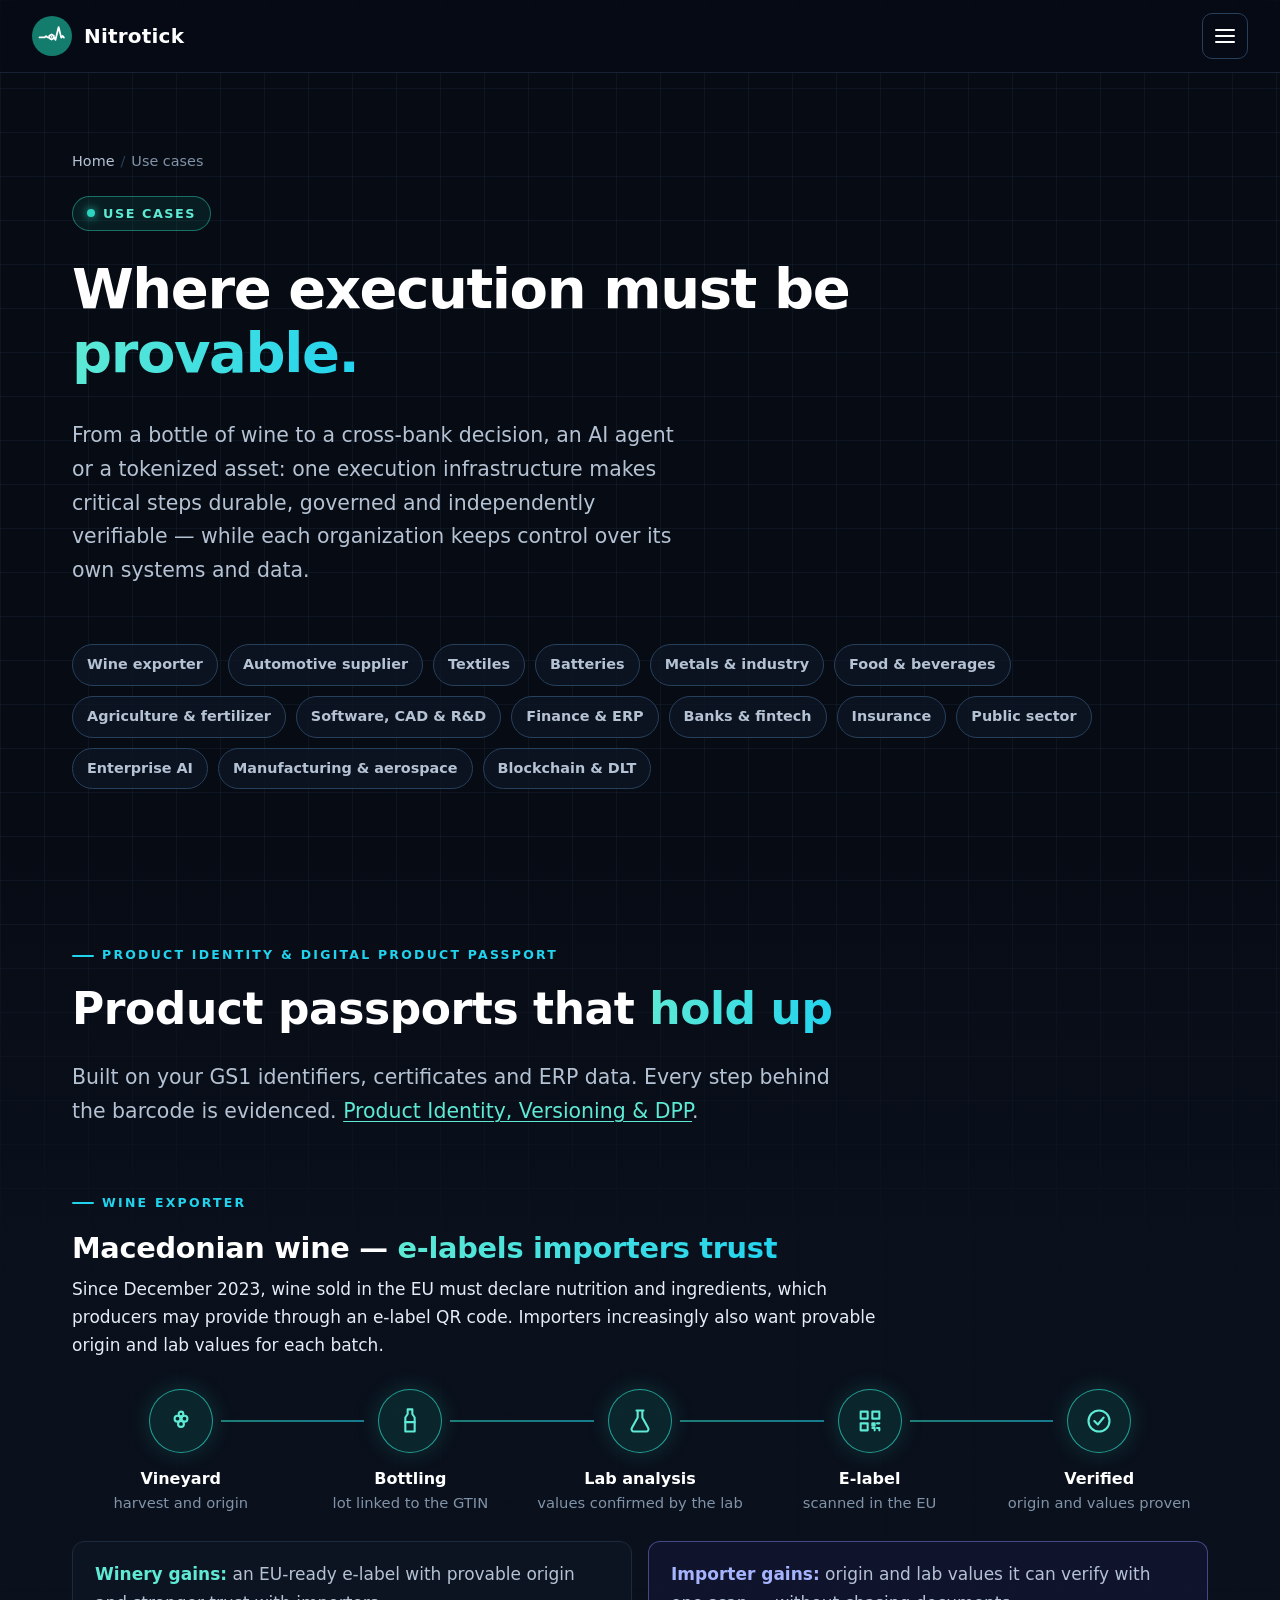
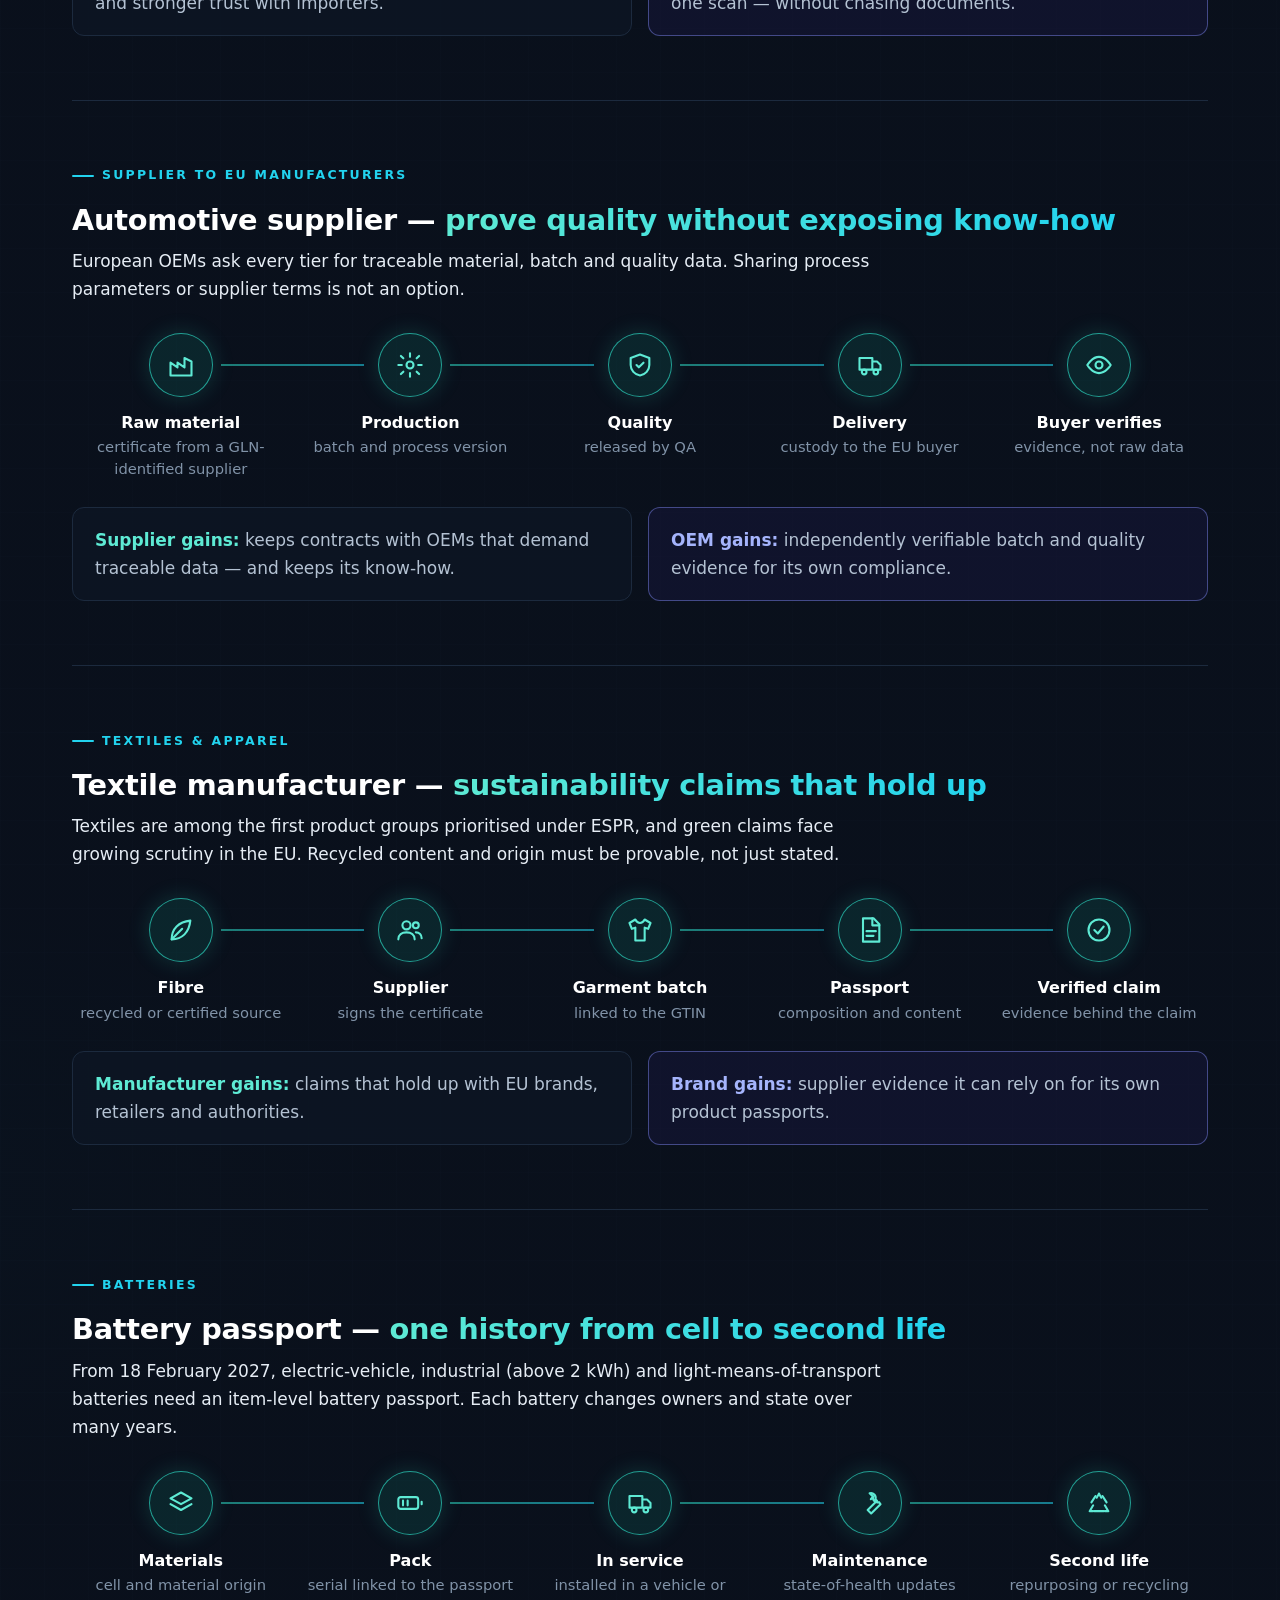
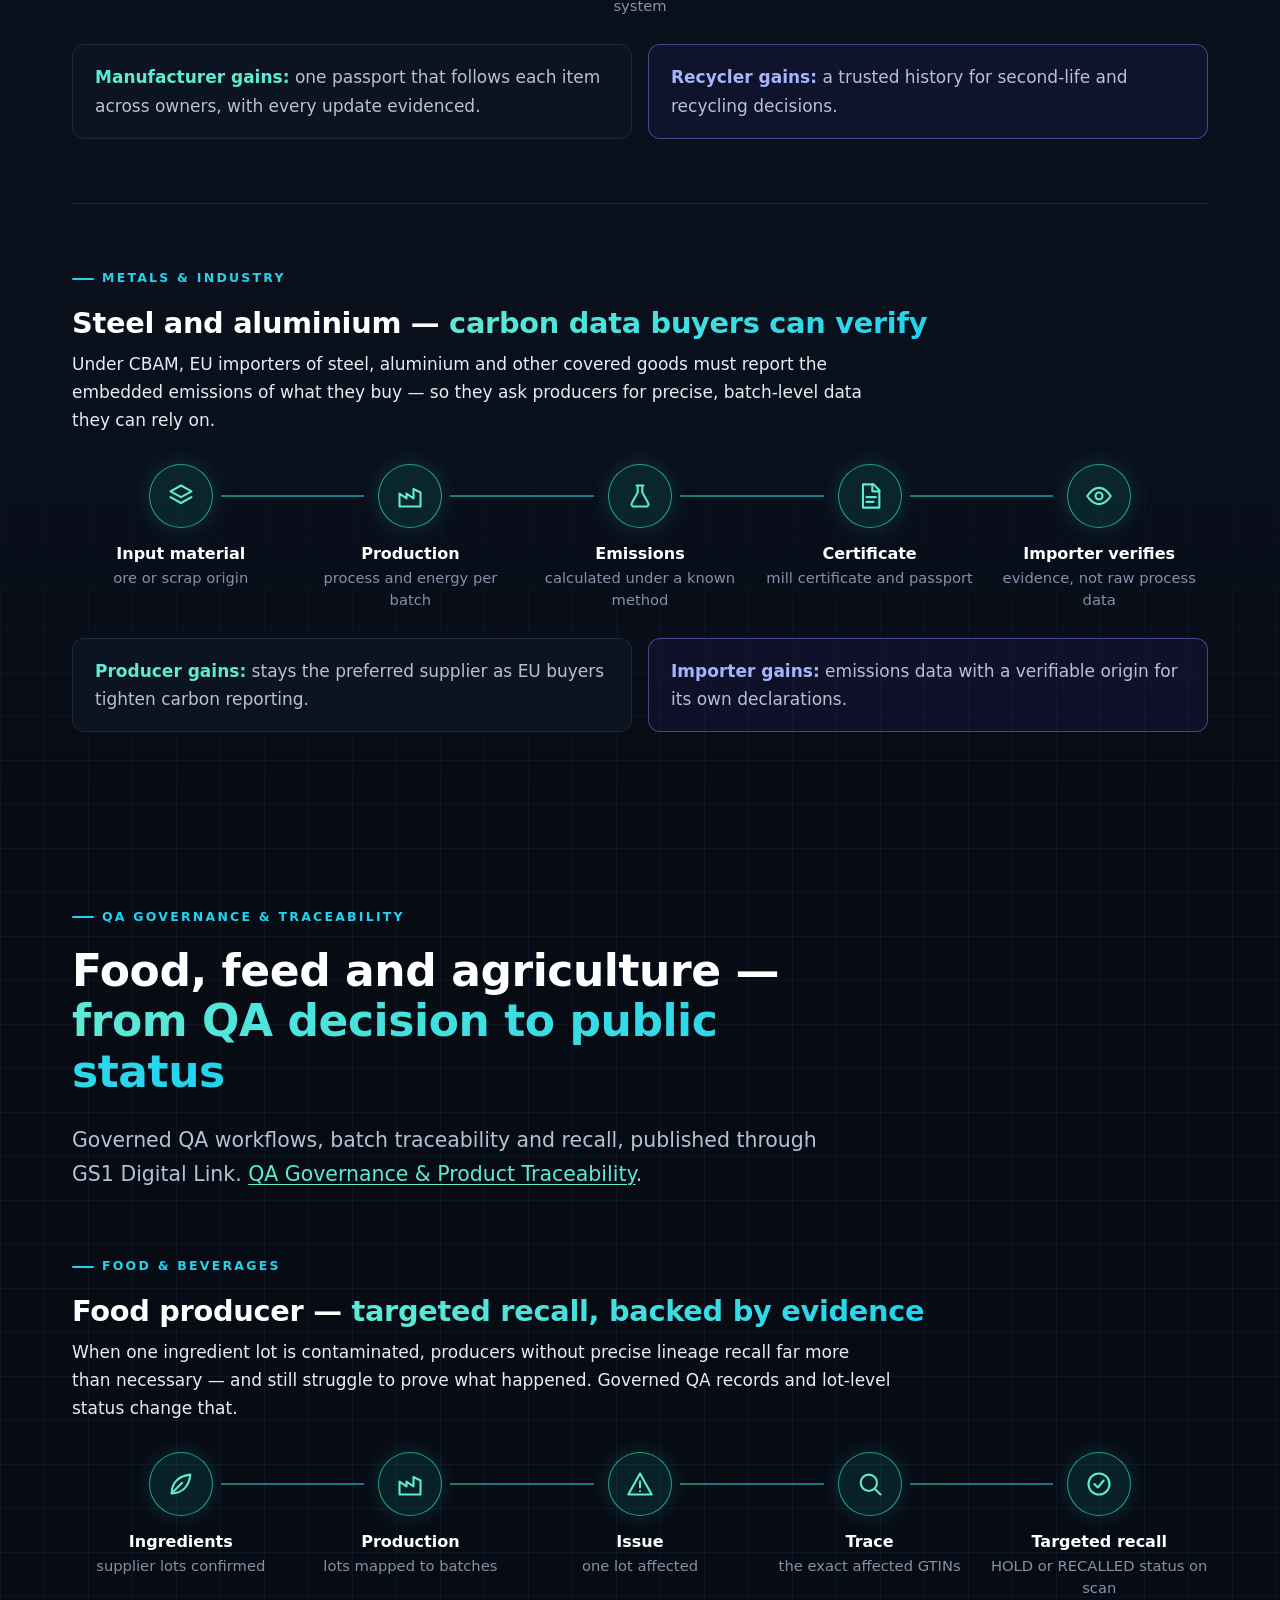
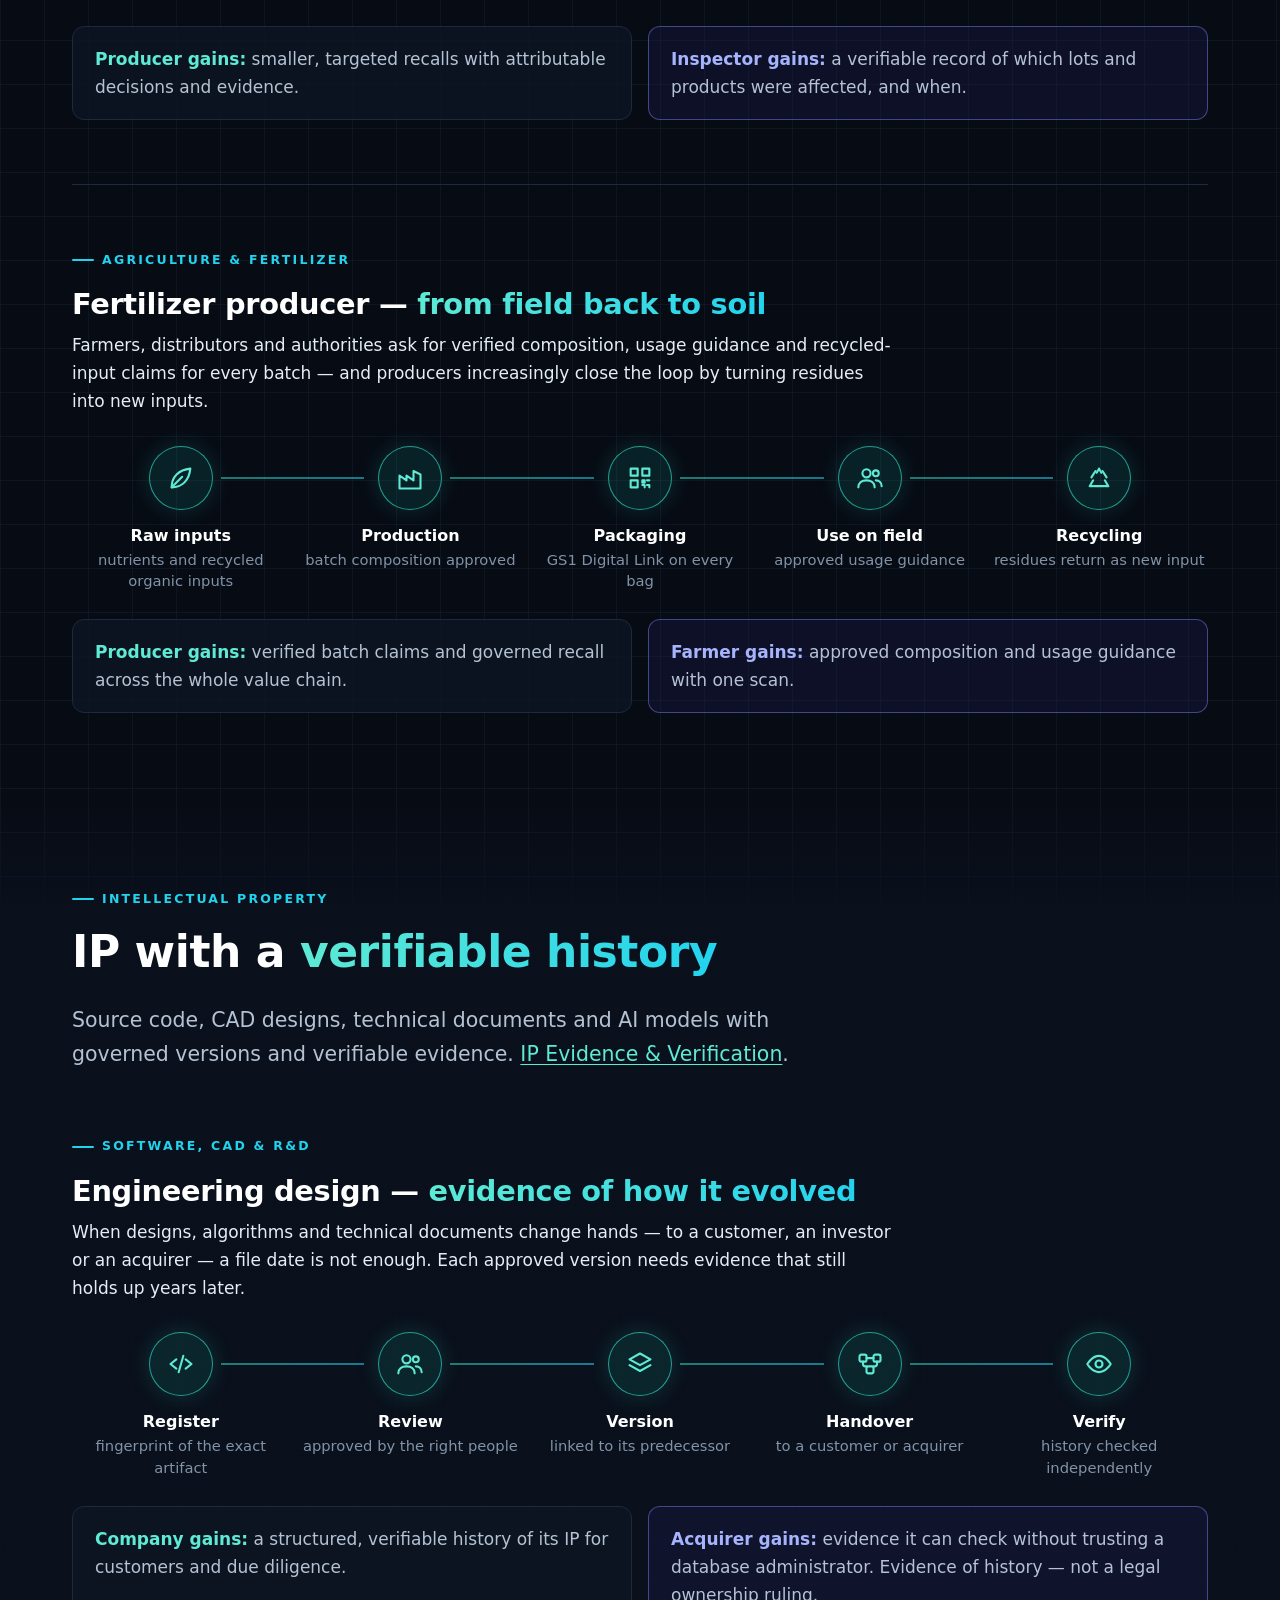
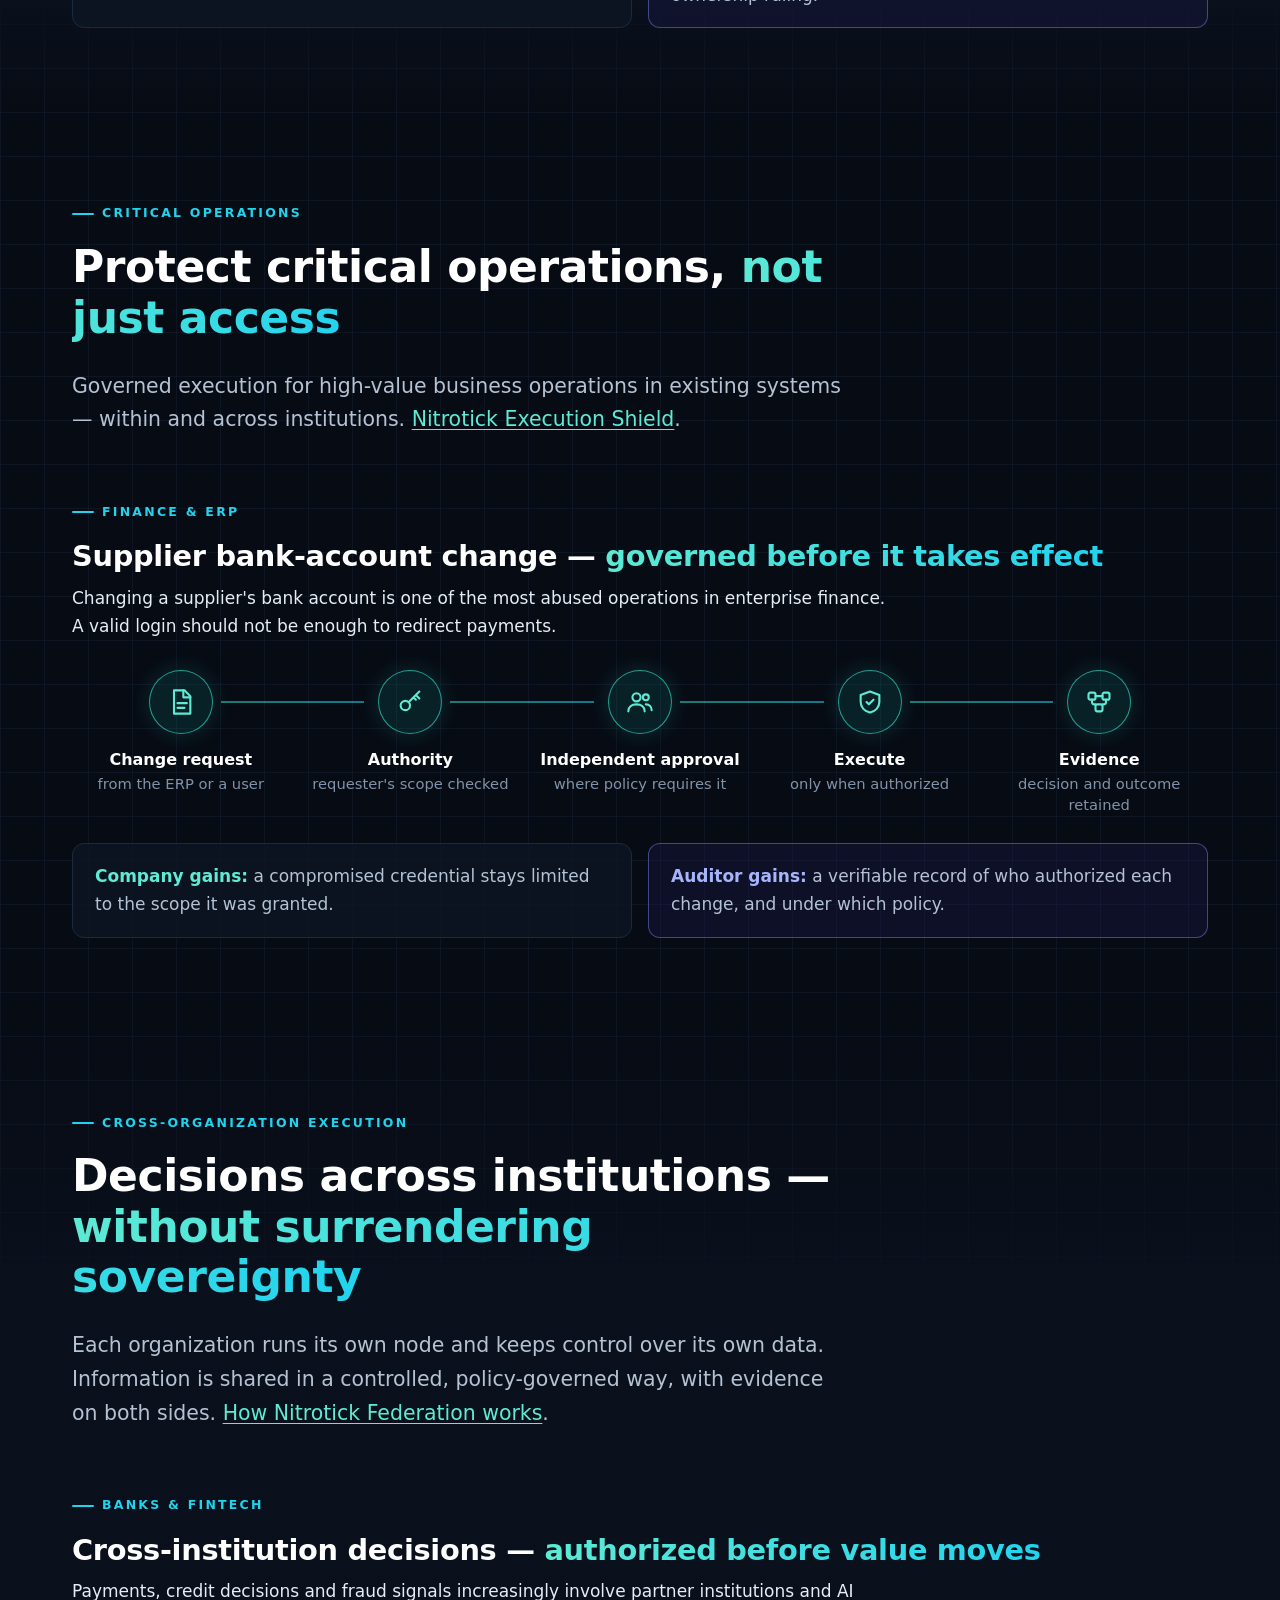
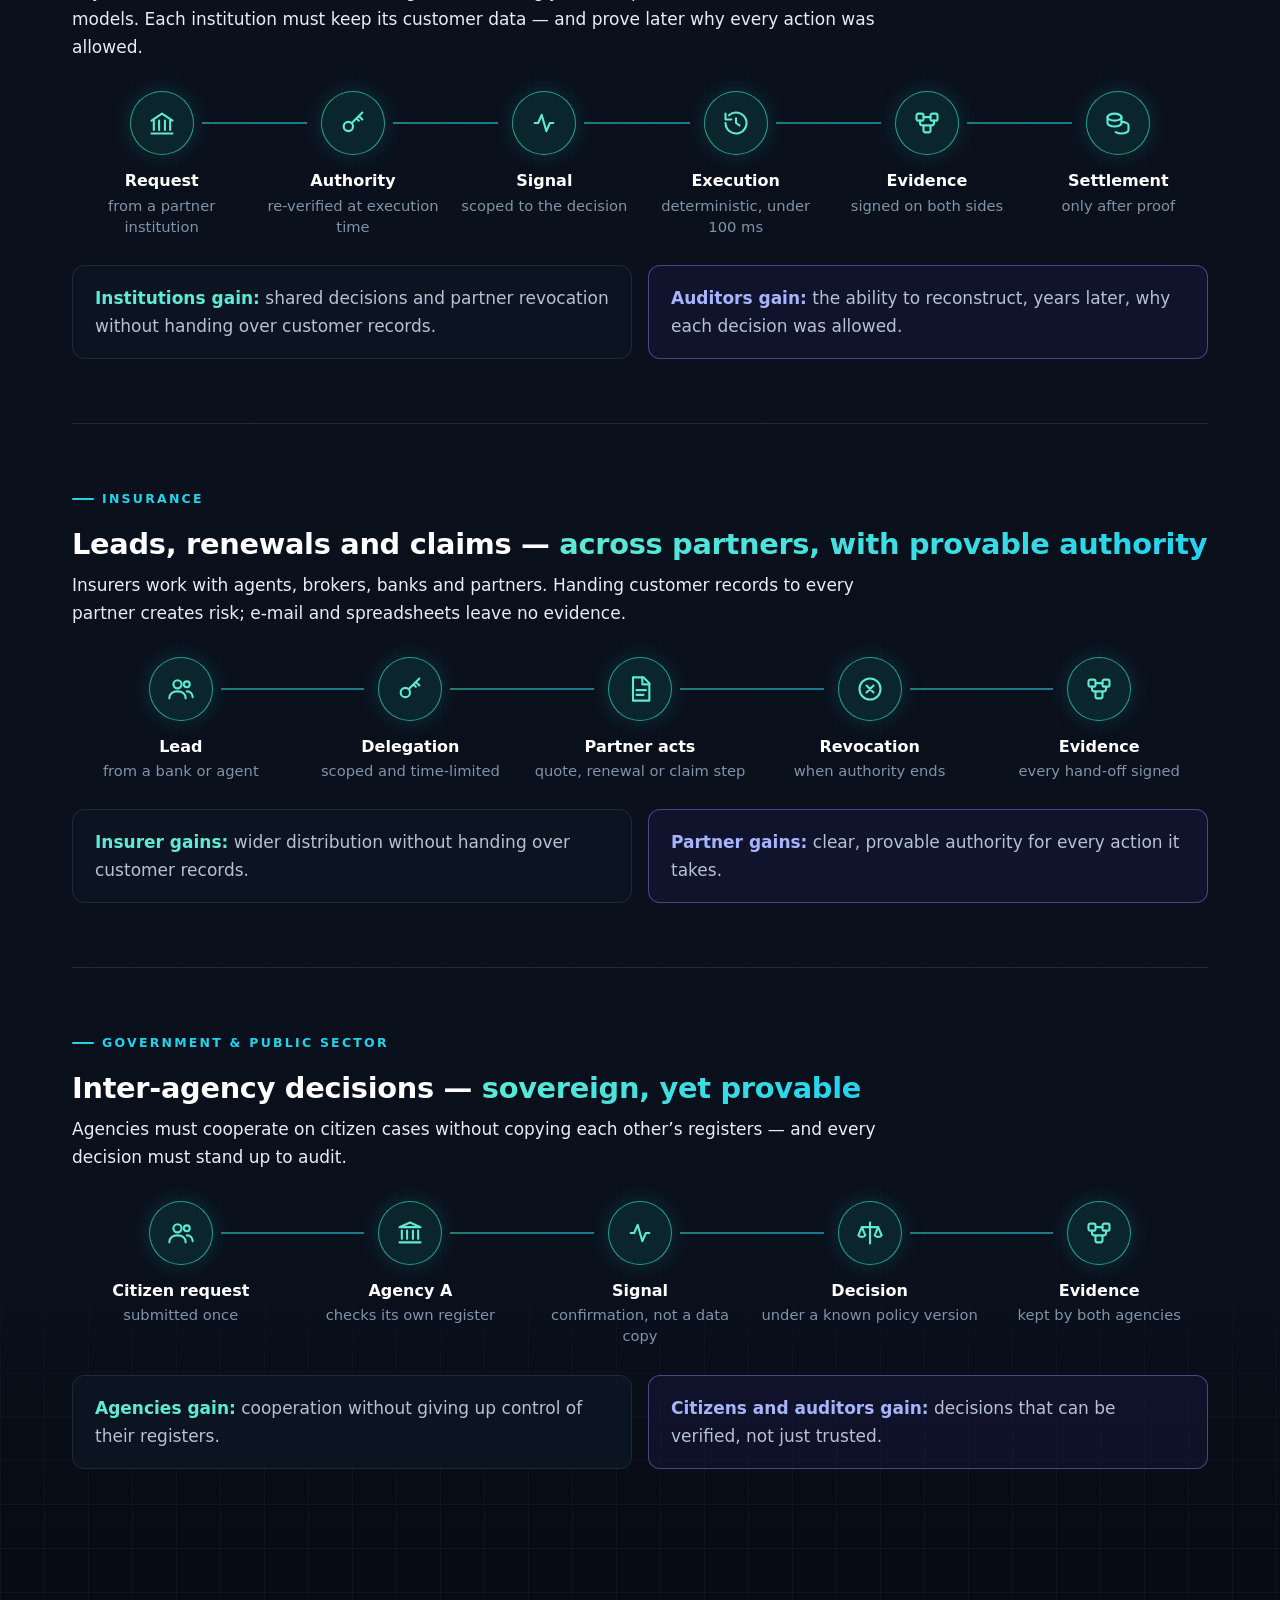
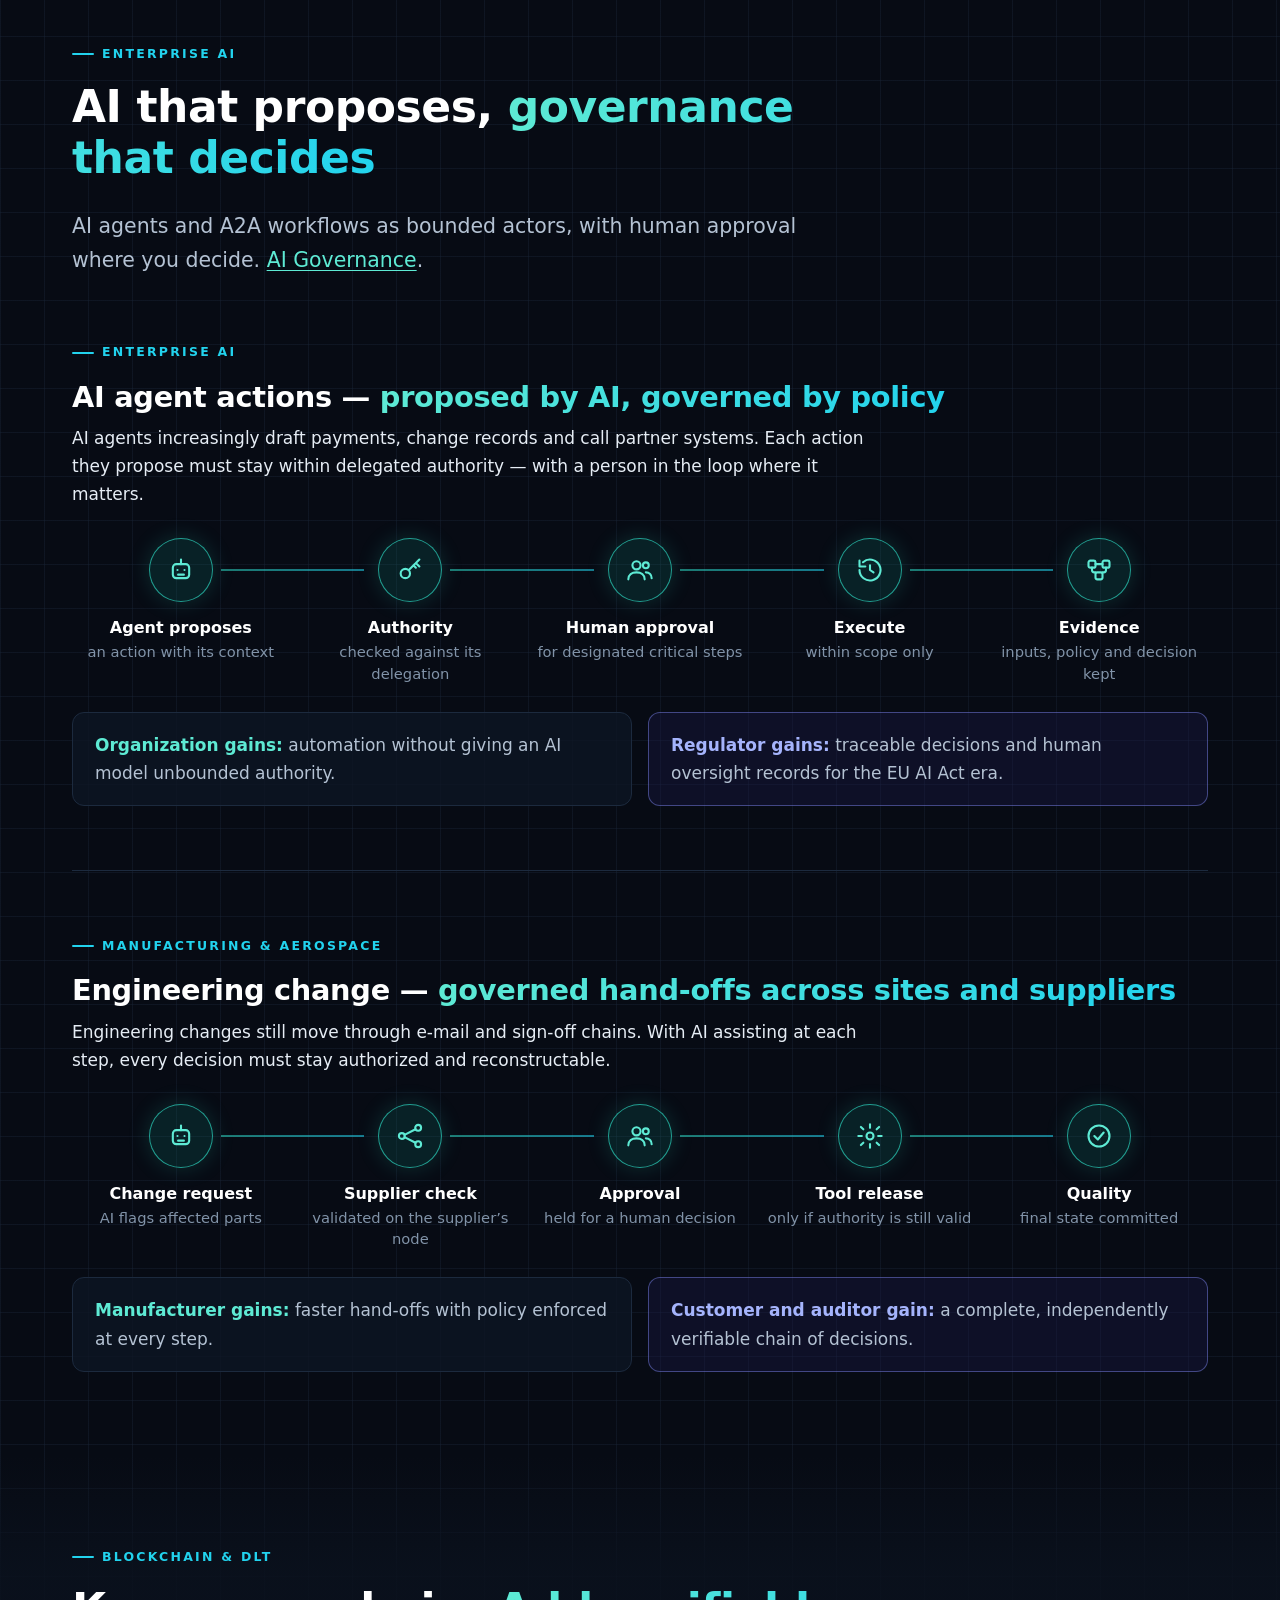
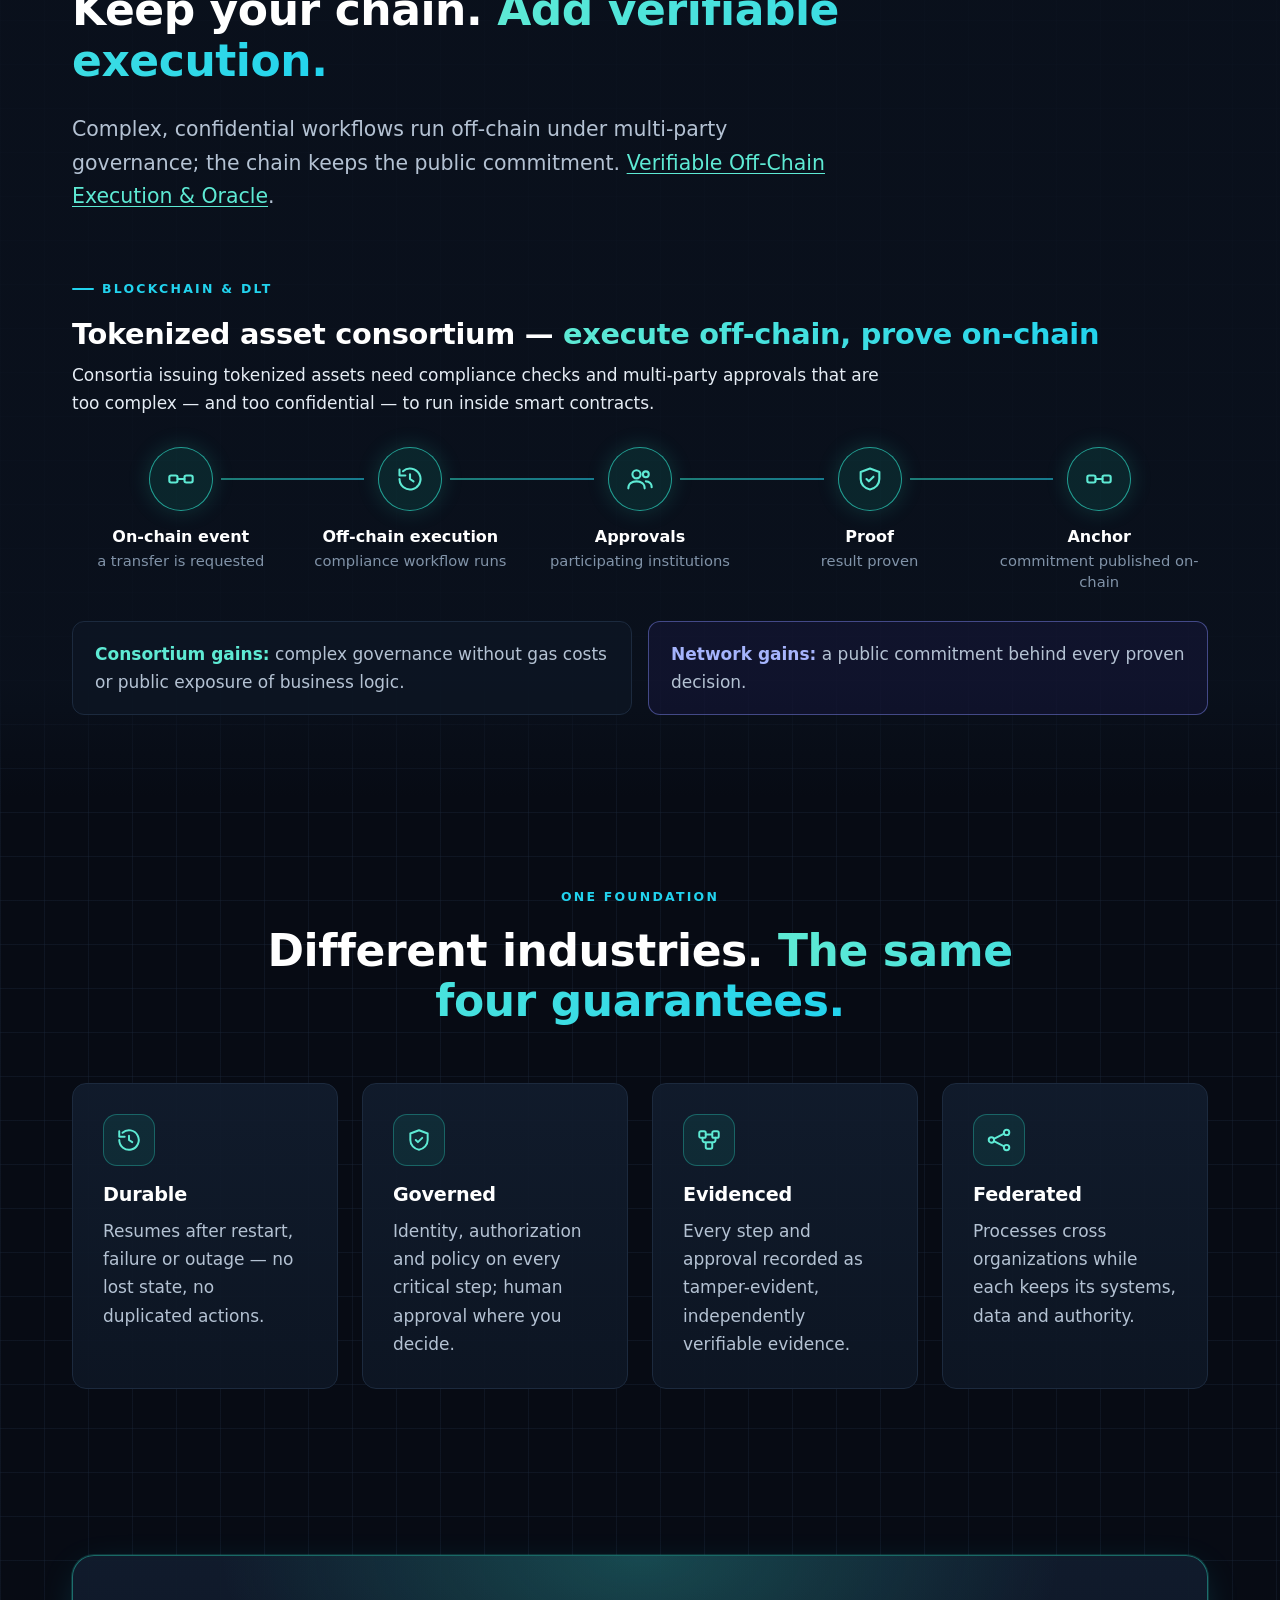
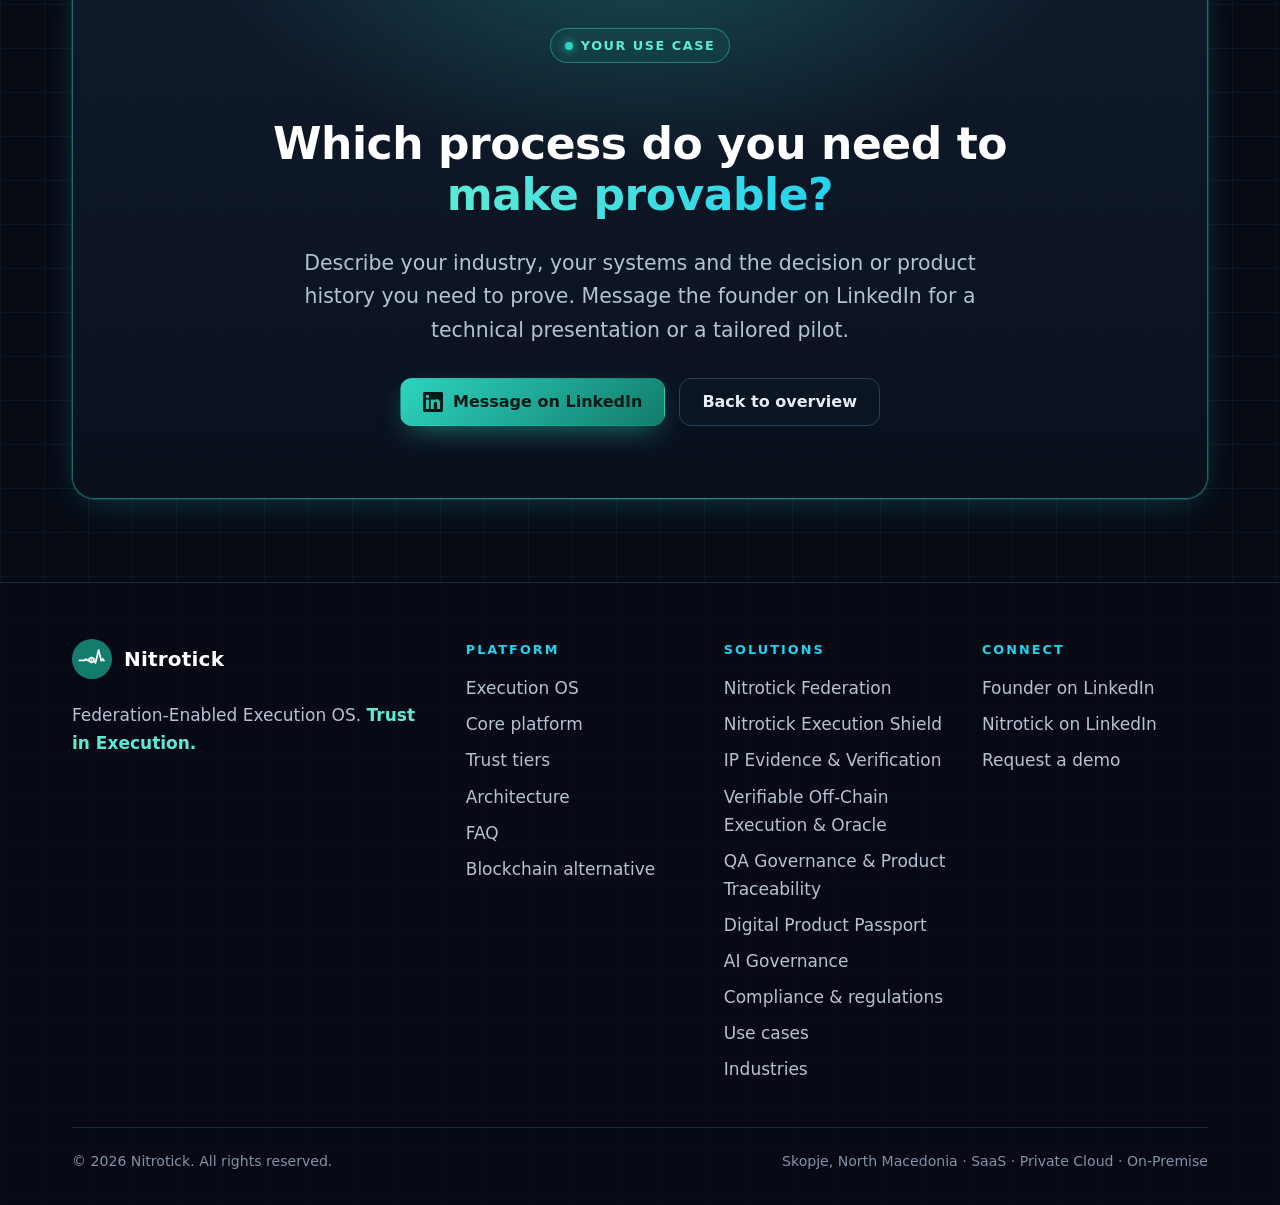
<file: use-cases/index.html>
<!doctype html>
<html lang="en" dir="ltr">
<head>
  <meta charset="utf-8">
  <meta name="viewport" content="width=device-width, initial-scale=1, viewport-fit=cover">
  <title>Use Cases — Verifiable Execution by Industry | Nitrotick</title>
  <meta name="description" content="Nitrotick use cases: product passports, food and agri recall, IP evidence, critical-operation protection, cross-institution banking, AI agents and blockchain.">
  <meta name="keywords" content="Nitrotick use cases, digital product passport use cases, battery passport, food recall traceability, fertilizer traceability, IP evidence, source code provenance, supplier bank account fraud, AI agent governance, tokenized assets, federated banking, verifiable execution">
  <meta name="author" content="Aleksandar M. Tasevski">
  <meta name="robots" content="index, follow, max-image-preview:large, max-snippet:-1, max-video-preview:-1">
  <meta name="theme-color" content="#070b14">
  <meta name="color-scheme" content="dark">
  <meta name="format-detection" content="telephone=no">
  <link rel="canonical" href="https://nitrotick.com/use-cases/">

  <meta property="og:type" content="website">
  <meta property="og:site_name" content="Nitrotick">
  <meta property="og:locale" content="en_US">
  <meta property="og:url" content="https://nitrotick.com/use-cases/">
  <meta property="og:title" content="Nitrotick Use Cases — From Product Passports to Federated Banking">
  <meta property="og:description" content="Nitrotick use cases: product passports, food and agri recall, IP evidence, critical-operation protection, cross-institution banking, AI agents and blockchain.">
  <meta property="og:image" content="https://nitrotick.com/assets/img/og/use-cases.png">
  <meta property="og:image:type" content="image/png">
  <meta property="og:image:width" content="1200">
  <meta property="og:image:height" content="630">
  <meta property="og:image:alt" content="Nitrotick use cases — verifiable execution from product passports to federated banking.">
  <meta name="twitter:card" content="summary_large_image">
  <meta name="twitter:title" content="Nitrotick Use Cases — From Product Passports to Federated Banking">
  <meta name="twitter:description" content="Nitrotick use cases: product passports, food and agri recall, IP evidence, critical-operation protection, cross-institution banking, AI agents and blockchain.">
  <meta name="twitter:image" content="https://nitrotick.com/assets/img/og/use-cases.png">
  <meta name="twitter:image:alt" content="Nitrotick use cases — verifiable execution from product passports to federated banking.">

  <link rel="icon" href="../favicon.svg" type="image/svg+xml">
  <link rel="icon" href="../favicon-32.png" sizes="32x32" type="image/png">
  <link rel="apple-touch-icon" href="../apple-touch-icon.png">
  <link rel="manifest" href="../site.webmanifest">
  <link rel="stylesheet" href="../css/styles.css?v=20261019g">

  <script type="application/ld+json">
  {
    "@context": "https://schema.org",
    "@graph": [
      {
        "@type": "Organization",
        "@id": "https://nitrotick.com/#organization",
        "name": "Nitrotick",
        "url": "https://nitrotick.com/",
        "logo": "https://nitrotick.com/assets/img/logo-512.png",
        "description": "Verifiable execution infrastructure for enterprise AI, banks, fintech and regulated systems.",
        "founder": {
          "@type": "Person",
          "@id": "https://nitrotick.com/#founder",
          "name": "Aleksandar M. Tasevski",
          "jobTitle": "Founder & Principal Architect",
          "sameAs": [
            "https://www.linkedin.com/in/aleksandar-m-tasevski/"
          ]
        },
        "sameAs": [
          "https://www.linkedin.com/company/nitrotick/"
        ]
      },
      {
        "@type": "CollectionPage",
        "@id": "https://nitrotick.com/use-cases/#webpage",
        "url": "https://nitrotick.com/use-cases/",
        "name": "Nitrotick use cases",
        "description": "Nitrotick use cases: product passports, food and agri recall, IP evidence, critical-operation protection, cross-institution banking, AI agents and blockchain.",
        "isPartOf": {
          "@id": "https://nitrotick.com/#website"
        },
        "about": {
          "@id": "https://nitrotick.com/#organization"
        },
        "breadcrumb": {
          "@id": "https://nitrotick.com/use-cases/#breadcrumb"
        },
        "mainEntity": {
          "@id": "https://nitrotick.com/use-cases/#list"
        },
        "primaryImageOfPage": "https://nitrotick.com/assets/img/og/use-cases.png",
        "inLanguage": "en"
      },
      {
        "@type": "ItemList",
        "@id": "https://nitrotick.com/use-cases/#list",
        "name": "Nitrotick use cases",
        "itemListElement": [
          {
            "@type": "ListItem",
            "position": 1,
            "name": "Macedonian wine — e-labels importers trust",
            "url": "https://nitrotick.com/use-cases/#wine"
          },
          {
            "@type": "ListItem",
            "position": 2,
            "name": "Automotive supplier — prove quality without exposing know-how",
            "url": "https://nitrotick.com/use-cases/#automotive"
          },
          {
            "@type": "ListItem",
            "position": 3,
            "name": "Textile manufacturer — sustainability claims that hold up",
            "url": "https://nitrotick.com/use-cases/#textiles"
          },
          {
            "@type": "ListItem",
            "position": 4,
            "name": "Battery passport — one history from cell to second life",
            "url": "https://nitrotick.com/use-cases/#batteries"
          },
          {
            "@type": "ListItem",
            "position": 5,
            "name": "Steel and aluminium — carbon data buyers can verify",
            "url": "https://nitrotick.com/use-cases/#industry"
          },
          {
            "@type": "ListItem",
            "position": 6,
            "name": "Food producer — targeted recall, backed by evidence",
            "url": "https://nitrotick.com/use-cases/#food"
          },
          {
            "@type": "ListItem",
            "position": 7,
            "name": "Fertilizer producer — from field back to soil",
            "url": "https://nitrotick.com/use-cases/#fertilizer"
          },
          {
            "@type": "ListItem",
            "position": 8,
            "name": "Engineering design — evidence of how it evolved",
            "url": "https://nitrotick.com/use-cases/#ip-engineering"
          },
          {
            "@type": "ListItem",
            "position": 9,
            "name": "Supplier bank-account change — governed before it takes effect",
            "url": "https://nitrotick.com/use-cases/#supplier-bank-change"
          },
          {
            "@type": "ListItem",
            "position": 10,
            "name": "Cross-institution decisions — authorized before value moves",
            "url": "https://nitrotick.com/use-cases/#banking"
          },
          {
            "@type": "ListItem",
            "position": 11,
            "name": "Leads, renewals and claims — across partners, with provable authority",
            "url": "https://nitrotick.com/use-cases/#insurance"
          },
          {
            "@type": "ListItem",
            "position": 12,
            "name": "Inter-agency decisions — sovereign, yet provable",
            "url": "https://nitrotick.com/use-cases/#public-sector"
          },
          {
            "@type": "ListItem",
            "position": 13,
            "name": "AI agent actions — proposed by AI, governed by policy",
            "url": "https://nitrotick.com/use-cases/#ai-agents"
          },
          {
            "@type": "ListItem",
            "position": 14,
            "name": "Engineering change — governed hand-offs across sites and suppliers",
            "url": "https://nitrotick.com/use-cases/#manufacturing"
          },
          {
            "@type": "ListItem",
            "position": 15,
            "name": "Tokenized asset consortium — execute off-chain, prove on-chain",
            "url": "https://nitrotick.com/use-cases/#tokenized-assets"
          }
        ]
      },
      {
        "@type": "BreadcrumbList",
        "@id": "https://nitrotick.com/use-cases/#breadcrumb",
        "itemListElement": [
          {
            "@type": "ListItem",
            "position": 1,
            "name": "Home",
            "item": "https://nitrotick.com/"
          },
          {
            "@type": "ListItem",
            "position": 2,
            "name": "Use cases",
            "item": "https://nitrotick.com/use-cases/"
          }
        ]
      }
    ]
  }
  </script>
</head>
<body>
  <a class="skip-link" href="#main">Skip to content</a>

  <header class="site-header">
    <nav class="container nav" aria-label="Primary">
      <a class="brand" href="../" aria-label="Nitrotick home">
        <img src="../assets/img/logo-mark.svg" alt="" width="40" height="40">
        <span>Nitrotick</span>
      </a>
      <input class="nav-toggle" type="checkbox" id="nav-toggle" aria-label="Toggle navigation menu">
      <label class="nav-toggle-label" for="nav-toggle" aria-hidden="true"><span></span></label>
      <ul class="nav-menu">
        <li><a href="../execution-os/">Execution OS</a></li>
        <li class="nav-dd">
          <a class="nav-dd-link" href="../#products" aria-haspopup="true">Products</a>
          <ul class="nav-sub">
            <li class="nav-sub-label">Products</li>
            <li><a href="../federation/"><strong>Nitrotick Federation</strong><span>Governed execution across independent organizations</span></a></li>
            <li><a href="../ip-evidence-verification/"><strong>IP Evidence &amp; Verification</strong><span>Verifiable evidence of IP creation and version history</span></a></li>
            <li><a href="../verifiable-off-chain-execution/"><strong>Verifiable Off-Chain Execution &amp; Oracle</strong><span>Governed execution for blockchain and DLT</span></a></li>
            <li><a href="../qa-governance-traceability/"><strong>QA Governance &amp; Product Traceability</strong><span>QA workflows, batch recall and GS1 Digital Link</span></a></li>
            <li><a href="../digital-product-passport/"><strong>Digital Product Passport</strong><span>Product identity, versioning and DPP</span></a></li>
            <li><a href="../ai-governance/"><strong>AI Governance</strong><span>Governed AI agent actions with verifiable evidence</span></a></li>
            <li class="nav-sub-label">Solutions</li>
            <li><a href="../execution-shield/"><strong>Nitrotick Execution Shield</strong><span>Execution security within and across institutions</span></a></li>
          </ul>
        </li>
        <li><a href="../blockchain-alternative/">Blockchain Alternative</a></li>
        <li><a href="../verifiable-off-chain-execution/">Verifiable Off-Chain Execution &amp; Oracle</a></li>
        <li><a href="../compliance/">Compliance</a></li>
        <li><a href="./" aria-current="page">Use Cases</a></li>
        <li><a class="btn btn--primary" href="#contact">Request a demo</a></li>
      </ul>
    </nav>
  </header>

  <main id="main">
    <!-- ================= HERO ================= -->
    <section class="hero hero--page" aria-labelledby="hero-title">
      <div class="container">
        <nav class="breadcrumb" aria-label="Breadcrumb">
          <ol>
            <li><a href="../">Home</a></li>
            <li aria-current="page">Use cases</li>
          </ol>
        </nav>
        <div class="section-head">
          <span class="pill"><span class="dot" aria-hidden="true"></span>Use cases</span>
          <h1 id="hero-title">Where execution must be <span class="accent">provable.</span></h1>
          <p class="lead">From a bottle of wine to a cross-bank decision, an AI agent or a tokenized asset: one execution infrastructure makes critical steps durable, governed and independently verifiable — while each organization keeps control over its own systems and data.</p>
        </div>
        <nav class="uc-jump" aria-label="Jump to a use case">
            <a href="#wine">Wine exporter</a>
            <a href="#automotive">Automotive supplier</a>
            <a href="#textiles">Textiles</a>
            <a href="#batteries">Batteries</a>
            <a href="#industry">Metals &amp; industry</a>
            <a href="#food">Food &amp; beverages</a>
            <a href="#fertilizer">Agriculture &amp; fertilizer</a>
            <a href="#ip-engineering">Software, CAD &amp; R&amp;D</a>
            <a href="#supplier-bank-change">Finance &amp; ERP</a>
            <a href="#banking">Banks &amp; fintech</a>
            <a href="#insurance">Insurance</a>
            <a href="#public-sector">Public sector</a>
            <a href="#ai-agents">Enterprise AI</a>
            <a href="#manufacturing">Manufacturing &amp; aerospace</a>
            <a href="#tokenized-assets">Blockchain &amp; DLT</a>
        </nav>
      </div>
    </section>

    <!-- ================= UC-DPP ================= -->
    <section class="section section--alt" id="uc-dpp" aria-labelledby="uc-dpp-title">
      <div class="container">
        <div class="section-head">
          <span class="eyebrow">Product identity &amp; Digital Product Passport</span>
          <h2 id="uc-dpp-title">Product passports that <span class="accent">hold up</span></h2>
          <p class="lead">Built on your GS1 identifiers, certificates and ERP data. Every step behind the barcode is evidenced. <a href="../digital-product-passport/">Product Identity, Versioning &amp; DPP</a>.</p>
        </div>
        <article class="usecase" id="wine" aria-labelledby="wine-title">
          <span class="eyebrow">Wine exporter</span>
          <h3 id="wine-title">Macedonian wine — <span class="accent">e-labels importers trust</span></h3>
          <p>Since December 2023, wine sold in the EU must declare nutrition and ingredients, which producers may provide through an e-label QR code. Importers increasingly also want provable origin and lab values for each batch.</p>
          <ol class="timeline" style="--steps:5" aria-label="Macedonian wine — e-labels importers trust">
            <li><span class="tl-icon" aria-hidden="true"><svg viewBox="0 0 24 24" fill="none" stroke="currentColor" stroke-width="1.8" stroke-linecap="round" stroke-linejoin="round"><circle cx="9" cy="10" r="2.5"/><circle cx="15" cy="10" r="2.5"/><circle cx="12" cy="14.5" r="2.5"/><circle cx="12" cy="6" r="2"/></svg></span><strong>Vineyard</strong>harvest and origin</li>
            <li><span class="tl-icon" aria-hidden="true"><svg viewBox="0 0 24 24" fill="none" stroke="currentColor" stroke-width="1.8" stroke-linecap="round" stroke-linejoin="round"><path d="M10 2h4v4l2 3v12H8V9l2-3z"/><path d="M8 13h8"/></svg></span><strong>Bottling</strong>lot linked to the GTIN</li>
            <li><span class="tl-icon" aria-hidden="true"><svg viewBox="0 0 24 24" fill="none" stroke="currentColor" stroke-width="1.8" stroke-linecap="round" stroke-linejoin="round"><path d="M9 3h6M10 3v6l-5 9a2 2 0 0 0 2 3h10a2 2 0 0 0 2-3l-5-9V3"/></svg></span><strong>Lab analysis</strong>values confirmed by the lab</li>
            <li><span class="tl-icon" aria-hidden="true"><svg viewBox="0 0 24 24" fill="none" stroke="currentColor" stroke-width="1.8" stroke-linecap="round" stroke-linejoin="round"><path d="M4 4h6v6H4zM14 4h6v6h-6zM4 14h6v6H4zM14 14h2v2h-2zM18 14h2M14 18h2v2M18 18h2v2"/></svg></span><strong>E-label</strong>scanned in the EU</li>
            <li><span class="tl-icon" aria-hidden="true"><svg viewBox="0 0 24 24" fill="none" stroke="currentColor" stroke-width="1.8" stroke-linecap="round" stroke-linejoin="round"><circle cx="12" cy="12" r="9"/><path d="M8 12l3 3 5-6"/></svg></span><strong>Verified</strong>origin and values proven</li>
          </ol>
          <div class="gains">
            <p class="gain"><strong>Winery gains:</strong> an EU-ready e-label with provable origin and stronger trust with importers.</p>
            <p class="gain gain--alt"><strong>Importer gains:</strong> origin and lab values it can verify with one scan — without chasing documents.</p>
          </div>
        </article>
        <article class="usecase" id="automotive" aria-labelledby="automotive-title">
          <span class="eyebrow">Supplier to EU manufacturers</span>
          <h3 id="automotive-title">Automotive supplier — <span class="accent">prove quality without exposing know-how</span></h3>
          <p>European OEMs ask every tier for traceable material, batch and quality data. Sharing process parameters or supplier terms is not an option.</p>
          <ol class="timeline" style="--steps:5" aria-label="Automotive supplier — prove quality without exposing know-how">
            <li><span class="tl-icon" aria-hidden="true"><svg viewBox="0 0 24 24" fill="none" stroke="currentColor" stroke-width="1.8" stroke-linecap="round" stroke-linejoin="round"><path d="M3 21V10l6 4V10l6 4V6l6 3v12z"/></svg></span><strong>Raw material</strong>certificate from a GLN-identified supplier</li>
            <li><span class="tl-icon" aria-hidden="true"><svg viewBox="0 0 24 24" fill="none" stroke="currentColor" stroke-width="1.8" stroke-linecap="round" stroke-linejoin="round"><circle cx="12" cy="12" r="3"/><path d="M12 2v3M12 19v3M4.2 4.2l2.1 2.1M17.7 17.7l2.1 2.1M2 12h3M19 12h3M4.2 19.8l2.1-2.1M17.7 6.3l2.1-2.1"/></svg></span><strong>Production</strong>batch and process version</li>
            <li><span class="tl-icon" aria-hidden="true"><svg viewBox="0 0 24 24" fill="none" stroke="currentColor" stroke-width="1.8" stroke-linecap="round" stroke-linejoin="round"><path d="M12 3l8 3v6c0 4.5-3.4 8.3-8 9-4.6-.7-8-4.5-8-9V6z"/><path d="M9 12l2 2 4-4"/></svg></span><strong>Quality</strong>released by QA</li>
            <li><span class="tl-icon" aria-hidden="true"><svg viewBox="0 0 24 24" fill="none" stroke="currentColor" stroke-width="1.8" stroke-linecap="round" stroke-linejoin="round"><path d="M3 6h11v10H3zM14 9h4l3 3v4h-7"/><circle cx="7" cy="18" r="2"/><circle cx="17" cy="18" r="2"/></svg></span><strong>Delivery</strong>custody to the EU buyer</li>
            <li><span class="tl-icon" aria-hidden="true"><svg viewBox="0 0 24 24" fill="none" stroke="currentColor" stroke-width="1.8" stroke-linecap="round" stroke-linejoin="round"><path d="M2 12s4-7 10-7 10 7 10 7-4 7-10 7S2 12 2 12z"/><circle cx="12" cy="12" r="3"/></svg></span><strong>Buyer verifies</strong>evidence, not raw data</li>
          </ol>
          <div class="gains">
            <p class="gain"><strong>Supplier gains:</strong> keeps contracts with OEMs that demand traceable data — and keeps its know-how.</p>
            <p class="gain gain--alt"><strong>OEM gains:</strong> independently verifiable batch and quality evidence for its own compliance.</p>
          </div>
        </article>
        <article class="usecase" id="textiles" aria-labelledby="textiles-title">
          <span class="eyebrow">Textiles &amp; apparel</span>
          <h3 id="textiles-title">Textile manufacturer — <span class="accent">sustainability claims that hold up</span></h3>
          <p>Textiles are among the first product groups prioritised under ESPR, and green claims face growing scrutiny in the EU. Recycled content and origin must be provable, not just stated.</p>
          <ol class="timeline" style="--steps:5" aria-label="Textile manufacturer — sustainability claims that hold up">
            <li><span class="tl-icon" aria-hidden="true"><svg viewBox="0 0 24 24" fill="none" stroke="currentColor" stroke-width="1.8" stroke-linecap="round" stroke-linejoin="round"><path d="M4 20c0-9 6-15 16-16-1 10-7 16-16 16z"/><path d="M4 20l9-9"/></svg></span><strong>Fibre</strong>recycled or certified source</li>
            <li><span class="tl-icon" aria-hidden="true"><svg viewBox="0 0 24 24" fill="none" stroke="currentColor" stroke-width="1.8" stroke-linecap="round" stroke-linejoin="round"><circle cx="9" cy="8" r="3.5"/><path d="M2 20c0-4 3-6 7-6s7 2 7 6"/><circle cx="17" cy="8" r="2.5"/><path d="M17 14c3 0 5 2 5 5"/></svg></span><strong>Supplier</strong>signs the certificate</li>
            <li><span class="tl-icon" aria-hidden="true"><svg viewBox="0 0 24 24" fill="none" stroke="currentColor" stroke-width="1.8" stroke-linecap="round" stroke-linejoin="round"><path d="M8 3l-5 3 2 5 3-1v11h8V10l3 1 2-5-5-3c-1 2-2 3-4 3s-3-1-4-3z"/></svg></span><strong>Garment batch</strong>linked to the GTIN</li>
            <li><span class="tl-icon" aria-hidden="true"><svg viewBox="0 0 24 24" fill="none" stroke="currentColor" stroke-width="1.8" stroke-linecap="round" stroke-linejoin="round"><path d="M6 2h9l5 5v15H6z"/><path d="M14 2v6h6M9 13h8M9 17h6"/></svg></span><strong>Passport</strong>composition and content</li>
            <li><span class="tl-icon" aria-hidden="true"><svg viewBox="0 0 24 24" fill="none" stroke="currentColor" stroke-width="1.8" stroke-linecap="round" stroke-linejoin="round"><circle cx="12" cy="12" r="9"/><path d="M8 12l3 3 5-6"/></svg></span><strong>Verified claim</strong>evidence behind the claim</li>
          </ol>
          <div class="gains">
            <p class="gain"><strong>Manufacturer gains:</strong> claims that hold up with EU brands, retailers and authorities.</p>
            <p class="gain gain--alt"><strong>Brand gains:</strong> supplier evidence it can rely on for its own product passports.</p>
          </div>
        </article>
        <article class="usecase" id="batteries" aria-labelledby="batteries-title">
          <span class="eyebrow">Batteries</span>
          <h3 id="batteries-title">Battery passport — <span class="accent">one history from cell to second life</span></h3>
          <p>From 18 February 2027, electric-vehicle, industrial (above 2 kWh) and light-means-of-transport batteries need an item-level battery passport. Each battery changes owners and state over many years.</p>
          <ol class="timeline" style="--steps:5" aria-label="Battery passport — one history from cell to second life">
            <li><span class="tl-icon" aria-hidden="true"><svg viewBox="0 0 24 24" fill="none" stroke="currentColor" stroke-width="1.8" stroke-linecap="round" stroke-linejoin="round"><path d="M12 3l9 5-9 5-9-5z"/><path d="M3 13l9 5 9-5"/></svg></span><strong>Materials</strong>cell and material origin</li>
            <li><span class="tl-icon" aria-hidden="true"><svg viewBox="0 0 24 24" fill="none" stroke="currentColor" stroke-width="1.8" stroke-linecap="round" stroke-linejoin="round"><rect x="2" y="7" width="17" height="10" rx="2"/><path d="M22 11v2M6 10v4M10 10v4"/></svg></span><strong>Pack</strong>serial linked to the passport</li>
            <li><span class="tl-icon" aria-hidden="true"><svg viewBox="0 0 24 24" fill="none" stroke="currentColor" stroke-width="1.8" stroke-linecap="round" stroke-linejoin="round"><path d="M3 6h11v10H3zM14 9h4l3 3v4h-7"/><circle cx="7" cy="18" r="2"/><circle cx="17" cy="18" r="2"/></svg></span><strong>In service</strong>installed in a vehicle or system</li>
            <li><span class="tl-icon" aria-hidden="true"><svg viewBox="0 0 24 24" fill="none" stroke="currentColor" stroke-width="1.8" stroke-linecap="round" stroke-linejoin="round"><path d="M14.7 6.3a4 4 0 0 0 5 5L21 13l-8 8-3-3 8-8-1.3-1.3a4 4 0 0 0-5-5l3 3-2 2z"/></svg></span><strong>Maintenance</strong>state-of-health updates</li>
            <li><span class="tl-icon" aria-hidden="true"><svg viewBox="0 0 24 24" fill="none" stroke="currentColor" stroke-width="1.8" stroke-linecap="round" stroke-linejoin="round"><path d="M7 19H4l3-5M17 19h3l-3-5M12 4l-2 3.5M12 4l2 3.5"/><path d="M8 19h8M5.5 11.5L9 6M18.5 11.5L15 6"/></svg></span><strong>Second life</strong>repurposing or recycling</li>
          </ol>
          <div class="gains">
            <p class="gain"><strong>Manufacturer gains:</strong> one passport that follows each item across owners, with every update evidenced.</p>
            <p class="gain gain--alt"><strong>Recycler gains:</strong> a trusted history for second-life and recycling decisions.</p>
          </div>
        </article>
        <article class="usecase" id="industry" aria-labelledby="industry-title">
          <span class="eyebrow">Metals &amp; industry</span>
          <h3 id="industry-title">Steel and aluminium — <span class="accent">carbon data buyers can verify</span></h3>
          <p>Under CBAM, EU importers of steel, aluminium and other covered goods must report the embedded emissions of what they buy — so they ask producers for precise, batch-level data they can rely on.</p>
          <ol class="timeline" style="--steps:5" aria-label="Steel and aluminium — carbon data buyers can verify">
            <li><span class="tl-icon" aria-hidden="true"><svg viewBox="0 0 24 24" fill="none" stroke="currentColor" stroke-width="1.8" stroke-linecap="round" stroke-linejoin="round"><path d="M12 3l9 5-9 5-9-5z"/><path d="M3 13l9 5 9-5"/></svg></span><strong>Input material</strong>ore or scrap origin</li>
            <li><span class="tl-icon" aria-hidden="true"><svg viewBox="0 0 24 24" fill="none" stroke="currentColor" stroke-width="1.8" stroke-linecap="round" stroke-linejoin="round"><path d="M3 21V10l6 4V10l6 4V6l6 3v12z"/></svg></span><strong>Production</strong>process and energy per batch</li>
            <li><span class="tl-icon" aria-hidden="true"><svg viewBox="0 0 24 24" fill="none" stroke="currentColor" stroke-width="1.8" stroke-linecap="round" stroke-linejoin="round"><path d="M9 3h6M10 3v6l-5 9a2 2 0 0 0 2 3h10a2 2 0 0 0 2-3l-5-9V3"/></svg></span><strong>Emissions</strong>calculated under a known method</li>
            <li><span class="tl-icon" aria-hidden="true"><svg viewBox="0 0 24 24" fill="none" stroke="currentColor" stroke-width="1.8" stroke-linecap="round" stroke-linejoin="round"><path d="M6 2h9l5 5v15H6z"/><path d="M14 2v6h6M9 13h8M9 17h6"/></svg></span><strong>Certificate</strong>mill certificate and passport</li>
            <li><span class="tl-icon" aria-hidden="true"><svg viewBox="0 0 24 24" fill="none" stroke="currentColor" stroke-width="1.8" stroke-linecap="round" stroke-linejoin="round"><path d="M2 12s4-7 10-7 10 7 10 7-4 7-10 7S2 12 2 12z"/><circle cx="12" cy="12" r="3"/></svg></span><strong>Importer verifies</strong>evidence, not raw process data</li>
          </ol>
          <div class="gains">
            <p class="gain"><strong>Producer gains:</strong> stays the preferred supplier as EU buyers tighten carbon reporting.</p>
            <p class="gain gain--alt"><strong>Importer gains:</strong> emissions data with a verifiable origin for its own declarations.</p>
          </div>
        </article>
      </div>
    </section>

    <!-- ================= UC-QA ================= -->
    <section class="section" id="uc-qa" aria-labelledby="uc-qa-title">
      <div class="container">
        <div class="section-head">
          <span class="eyebrow">QA governance &amp; traceability</span>
          <h2 id="uc-qa-title">Food, feed and agriculture — <span class="accent">from QA decision to public status</span></h2>
          <p class="lead">Governed QA workflows, batch traceability and recall, published through GS1 Digital Link. <a href="../qa-governance-traceability/">QA Governance &amp; Product Traceability</a>.</p>
        </div>
        <article class="usecase" id="food" aria-labelledby="food-title">
          <span class="eyebrow">Food &amp; beverages</span>
          <h3 id="food-title">Food producer — <span class="accent">targeted recall, backed by evidence</span></h3>
          <p>When one ingredient lot is contaminated, producers without precise lineage recall far more than necessary — and still struggle to prove what happened. Governed QA records and lot-level status change that.</p>
          <ol class="timeline" style="--steps:5" aria-label="Food producer — targeted recall, backed by evidence">
            <li><span class="tl-icon" aria-hidden="true"><svg viewBox="0 0 24 24" fill="none" stroke="currentColor" stroke-width="1.8" stroke-linecap="round" stroke-linejoin="round"><path d="M4 20c0-9 6-15 16-16-1 10-7 16-16 16z"/><path d="M4 20l9-9"/></svg></span><strong>Ingredients</strong>supplier lots confirmed</li>
            <li><span class="tl-icon" aria-hidden="true"><svg viewBox="0 0 24 24" fill="none" stroke="currentColor" stroke-width="1.8" stroke-linecap="round" stroke-linejoin="round"><path d="M3 21V10l6 4V10l6 4V6l6 3v12z"/></svg></span><strong>Production</strong>lots mapped to batches</li>
            <li><span class="tl-icon" aria-hidden="true"><svg viewBox="0 0 24 24" fill="none" stroke="currentColor" stroke-width="1.8" stroke-linecap="round" stroke-linejoin="round"><path d="M12 3l10 18H2z"/><path d="M12 10v5M12 18h.01"/></svg></span><strong>Issue</strong>one lot affected</li>
            <li><span class="tl-icon" aria-hidden="true"><svg viewBox="0 0 24 24" fill="none" stroke="currentColor" stroke-width="1.8" stroke-linecap="round" stroke-linejoin="round"><circle cx="11" cy="11" r="7"/><path d="M21 21l-5-5"/></svg></span><strong>Trace</strong>the exact affected GTINs</li>
            <li><span class="tl-icon" aria-hidden="true"><svg viewBox="0 0 24 24" fill="none" stroke="currentColor" stroke-width="1.8" stroke-linecap="round" stroke-linejoin="round"><circle cx="12" cy="12" r="9"/><path d="M8 12l3 3 5-6"/></svg></span><strong>Targeted recall</strong>HOLD or RECALLED status on scan</li>
          </ol>
          <div class="gains">
            <p class="gain"><strong>Producer gains:</strong> smaller, targeted recalls with attributable decisions and evidence.</p>
            <p class="gain gain--alt"><strong>Inspector gains:</strong> a verifiable record of which lots and products were affected, and when.</p>
          </div>
        </article>
        <article class="usecase" id="fertilizer" aria-labelledby="fertilizer-title">
          <span class="eyebrow">Agriculture &amp; fertilizer</span>
          <h3 id="fertilizer-title">Fertilizer producer — <span class="accent">from field back to soil</span></h3>
          <p>Farmers, distributors and authorities ask for verified composition, usage guidance and recycled-input claims for every batch — and producers increasingly close the loop by turning residues into new inputs.</p>
          <ol class="timeline" style="--steps:5" aria-label="Fertilizer producer — from field back to soil">
            <li><span class="tl-icon" aria-hidden="true"><svg viewBox="0 0 24 24" fill="none" stroke="currentColor" stroke-width="1.8" stroke-linecap="round" stroke-linejoin="round"><path d="M4 20c0-9 6-15 16-16-1 10-7 16-16 16z"/><path d="M4 20l9-9"/></svg></span><strong>Raw inputs</strong>nutrients and recycled organic inputs</li>
            <li><span class="tl-icon" aria-hidden="true"><svg viewBox="0 0 24 24" fill="none" stroke="currentColor" stroke-width="1.8" stroke-linecap="round" stroke-linejoin="round"><path d="M3 21V10l6 4V10l6 4V6l6 3v12z"/></svg></span><strong>Production</strong>batch composition approved</li>
            <li><span class="tl-icon" aria-hidden="true"><svg viewBox="0 0 24 24" fill="none" stroke="currentColor" stroke-width="1.8" stroke-linecap="round" stroke-linejoin="round"><path d="M4 4h6v6H4zM14 4h6v6h-6zM4 14h6v6H4zM14 14h2v2h-2zM18 14h2M14 18h2v2M18 18h2v2"/></svg></span><strong>Packaging</strong>GS1 Digital Link on every bag</li>
            <li><span class="tl-icon" aria-hidden="true"><svg viewBox="0 0 24 24" fill="none" stroke="currentColor" stroke-width="1.8" stroke-linecap="round" stroke-linejoin="round"><circle cx="9" cy="8" r="3.5"/><path d="M2 20c0-4 3-6 7-6s7 2 7 6"/><circle cx="17" cy="8" r="2.5"/><path d="M17 14c3 0 5 2 5 5"/></svg></span><strong>Use on field</strong>approved usage guidance</li>
            <li><span class="tl-icon" aria-hidden="true"><svg viewBox="0 0 24 24" fill="none" stroke="currentColor" stroke-width="1.8" stroke-linecap="round" stroke-linejoin="round"><path d="M7 19H4l3-5M17 19h3l-3-5M12 4l-2 3.5M12 4l2 3.5"/><path d="M8 19h8M5.5 11.5L9 6M18.5 11.5L15 6"/></svg></span><strong>Recycling</strong>residues return as new input</li>
          </ol>
          <div class="gains">
            <p class="gain"><strong>Producer gains:</strong> verified batch claims and governed recall across the whole value chain.</p>
            <p class="gain gain--alt"><strong>Farmer gains:</strong> approved composition and usage guidance with one scan.</p>
          </div>
        </article>
      </div>
    </section>

    <!-- ================= UC-IP ================= -->
    <section class="section section--alt" id="uc-ip" aria-labelledby="uc-ip-title">
      <div class="container">
        <div class="section-head">
          <span class="eyebrow">Intellectual property</span>
          <h2 id="uc-ip-title">IP with a <span class="accent">verifiable history</span></h2>
          <p class="lead">Source code, CAD designs, technical documents and AI models with governed versions and verifiable evidence. <a href="../ip-evidence-verification/">IP Evidence &amp; Verification</a>.</p>
        </div>
        <article class="usecase" id="ip-engineering" aria-labelledby="ip-engineering-title">
          <span class="eyebrow">Software, CAD &amp; R&amp;D</span>
          <h3 id="ip-engineering-title">Engineering design — <span class="accent">evidence of how it evolved</span></h3>
          <p>When designs, algorithms and technical documents change hands — to a customer, an investor or an acquirer — a file date is not enough. Each approved version needs evidence that still holds up years later.</p>
          <ol class="timeline" style="--steps:5" aria-label="Engineering design — evidence of how it evolved">
            <li><span class="tl-icon" aria-hidden="true"><svg viewBox="0 0 24 24" fill="none" stroke="currentColor" stroke-width="1.8" stroke-linecap="round" stroke-linejoin="round"><path d="M8 8l-5 4 5 4M16 8l5 4-5 4M14 5l-4 14"/></svg></span><strong>Register</strong>fingerprint of the exact artifact</li>
            <li><span class="tl-icon" aria-hidden="true"><svg viewBox="0 0 24 24" fill="none" stroke="currentColor" stroke-width="1.8" stroke-linecap="round" stroke-linejoin="round"><circle cx="9" cy="8" r="3.5"/><path d="M2 20c0-4 3-6 7-6s7 2 7 6"/><circle cx="17" cy="8" r="2.5"/><path d="M17 14c3 0 5 2 5 5"/></svg></span><strong>Review</strong>approved by the right people</li>
            <li><span class="tl-icon" aria-hidden="true"><svg viewBox="0 0 24 24" fill="none" stroke="currentColor" stroke-width="1.8" stroke-linecap="round" stroke-linejoin="round"><path d="M12 3l9 5-9 5-9-5z"/><path d="M3 13l9 5 9-5"/></svg></span><strong>Version</strong>linked to its predecessor</li>
            <li><span class="tl-icon" aria-hidden="true"><svg viewBox="0 0 24 24" fill="none" stroke="currentColor" stroke-width="1.8" stroke-linecap="round" stroke-linejoin="round"><rect x="3" y="4" width="6" height="6" rx="1.5"/><rect x="15" y="4" width="6" height="6" rx="1.5"/><rect x="9" y="14" width="6" height="6" rx="1.5"/><path d="M9 7h6M18 10v2a2 2 0 0 1-2 2h-1M6 10v2a2 2 0 0 0 2 2h1"/></svg></span><strong>Handover</strong>to a customer or acquirer</li>
            <li><span class="tl-icon" aria-hidden="true"><svg viewBox="0 0 24 24" fill="none" stroke="currentColor" stroke-width="1.8" stroke-linecap="round" stroke-linejoin="round"><path d="M2 12s4-7 10-7 10 7 10 7-4 7-10 7S2 12 2 12z"/><circle cx="12" cy="12" r="3"/></svg></span><strong>Verify</strong>history checked independently</li>
          </ol>
          <div class="gains">
            <p class="gain"><strong>Company gains:</strong> a structured, verifiable history of its IP for customers and due diligence.</p>
            <p class="gain gain--alt"><strong>Acquirer gains:</strong> evidence it can check without trusting a database administrator. Evidence of history — not a legal ownership ruling.</p>
          </div>
        </article>
      </div>
    </section>

    <!-- ================= UC-SHIELD ================= -->
    <section class="section" id="uc-shield" aria-labelledby="uc-shield-title">
      <div class="container">
        <div class="section-head">
          <span class="eyebrow">Critical operations</span>
          <h2 id="uc-shield-title">Protect critical operations, <span class="accent">not just access</span></h2>
          <p class="lead">Governed execution for high-value business operations in existing systems — within and across institutions. <a href="../execution-shield/">Nitrotick Execution Shield</a>.</p>
        </div>
        <article class="usecase" id="supplier-bank-change" aria-labelledby="supplier-bank-change-title">
          <span class="eyebrow">Finance &amp; ERP</span>
          <h3 id="supplier-bank-change-title">Supplier bank-account change — <span class="accent">governed before it takes effect</span></h3>
          <p>Changing a supplier's bank account is one of the most abused operations in enterprise finance. A valid login should not be enough to redirect payments.</p>
          <ol class="timeline" style="--steps:5" aria-label="Supplier bank-account change — governed before it takes effect">
            <li><span class="tl-icon" aria-hidden="true"><svg viewBox="0 0 24 24" fill="none" stroke="currentColor" stroke-width="1.8" stroke-linecap="round" stroke-linejoin="round"><path d="M6 2h9l5 5v15H6z"/><path d="M14 2v6h6M9 13h8M9 17h6"/></svg></span><strong>Change request</strong>from the ERP or a user</li>
            <li><span class="tl-icon" aria-hidden="true"><svg viewBox="0 0 24 24" fill="none" stroke="currentColor" stroke-width="1.8" stroke-linecap="round" stroke-linejoin="round"><circle cx="8" cy="15" r="4"/><path d="M11 12l9-9M17 6l3 3M15 8l2 2"/></svg></span><strong>Authority</strong>requester's scope checked</li>
            <li><span class="tl-icon" aria-hidden="true"><svg viewBox="0 0 24 24" fill="none" stroke="currentColor" stroke-width="1.8" stroke-linecap="round" stroke-linejoin="round"><circle cx="9" cy="8" r="3.5"/><path d="M2 20c0-4 3-6 7-6s7 2 7 6"/><circle cx="17" cy="8" r="2.5"/><path d="M17 14c3 0 5 2 5 5"/></svg></span><strong>Independent approval</strong>where policy requires it</li>
            <li><span class="tl-icon" aria-hidden="true"><svg viewBox="0 0 24 24" fill="none" stroke="currentColor" stroke-width="1.8" stroke-linecap="round" stroke-linejoin="round"><path d="M12 3l8 3v6c0 4.5-3.4 8.3-8 9-4.6-.7-8-4.5-8-9V6z"/><path d="M9 12l2 2 4-4"/></svg></span><strong>Execute</strong>only when authorized</li>
            <li><span class="tl-icon" aria-hidden="true"><svg viewBox="0 0 24 24" fill="none" stroke="currentColor" stroke-width="1.8" stroke-linecap="round" stroke-linejoin="round"><rect x="3" y="4" width="6" height="6" rx="1.5"/><rect x="15" y="4" width="6" height="6" rx="1.5"/><rect x="9" y="14" width="6" height="6" rx="1.5"/><path d="M9 7h6M18 10v2a2 2 0 0 1-2 2h-1M6 10v2a2 2 0 0 0 2 2h1"/></svg></span><strong>Evidence</strong>decision and outcome retained</li>
          </ol>
          <div class="gains">
            <p class="gain"><strong>Company gains:</strong> a compromised credential stays limited to the scope it was granted.</p>
            <p class="gain gain--alt"><strong>Auditor gains:</strong> a verifiable record of who authorized each change, and under which policy.</p>
          </div>
        </article>
      </div>
    </section>

    <!-- ================= UC-FEDERATION ================= -->
    <section class="section section--alt" id="uc-federation" aria-labelledby="uc-federation-title">
      <div class="container">
        <div class="section-head">
          <span class="eyebrow">Cross-organization execution</span>
          <h2 id="uc-federation-title">Decisions across institutions — <span class="accent">without surrendering sovereignty</span></h2>
          <p class="lead">Each organization runs its own node and keeps control over its own data. Information is shared in a controlled, policy-governed way, with evidence on both sides. <a href="../federation/">How Nitrotick Federation works</a>.</p>
        </div>
        <article class="usecase" id="banking" aria-labelledby="banking-title">
          <span class="eyebrow">Banks &amp; fintech</span>
          <h3 id="banking-title">Cross-institution decisions — <span class="accent">authorized before value moves</span></h3>
          <p>Payments, credit decisions and fraud signals increasingly involve partner institutions and AI models. Each institution must keep its customer data — and prove later why every action was allowed.</p>
          <ol class="timeline" style="--steps:6" aria-label="Cross-institution decisions — authorized before value moves">
            <li><span class="tl-icon" aria-hidden="true"><svg viewBox="0 0 24 24" fill="none" stroke="currentColor" stroke-width="1.8" stroke-linecap="round" stroke-linejoin="round"><path d="M3 10l9-6 9 6"/><path d="M5 10v8M9.5 10v8M14.5 10v8M19 10v8"/><path d="M3 21h18"/></svg></span><strong>Request</strong>from a partner institution</li>
            <li><span class="tl-icon" aria-hidden="true"><svg viewBox="0 0 24 24" fill="none" stroke="currentColor" stroke-width="1.8" stroke-linecap="round" stroke-linejoin="round"><circle cx="8" cy="15" r="4"/><path d="M11 12l9-9M17 6l3 3M15 8l2 2"/></svg></span><strong>Authority</strong>re-verified at execution time</li>
            <li><span class="tl-icon" aria-hidden="true"><svg viewBox="0 0 24 24" fill="none" stroke="currentColor" stroke-width="1.8" stroke-linecap="round" stroke-linejoin="round"><path d="M4 12h3l3-7 4 14 3-7h3"/></svg></span><strong>Signal</strong>scoped to the decision</li>
            <li><span class="tl-icon" aria-hidden="true"><svg viewBox="0 0 24 24" fill="none" stroke="currentColor" stroke-width="1.8" stroke-linecap="round" stroke-linejoin="round"><path d="M3 12a9 9 0 1 0 3-6.7"/><path d="M3 4v5h5"/><path d="M12 8v4l3 2"/></svg></span><strong>Execution</strong>deterministic, under 100 ms</li>
            <li><span class="tl-icon" aria-hidden="true"><svg viewBox="0 0 24 24" fill="none" stroke="currentColor" stroke-width="1.8" stroke-linecap="round" stroke-linejoin="round"><rect x="3" y="4" width="6" height="6" rx="1.5"/><rect x="15" y="4" width="6" height="6" rx="1.5"/><rect x="9" y="14" width="6" height="6" rx="1.5"/><path d="M9 7h6M18 10v2a2 2 0 0 1-2 2h-1M6 10v2a2 2 0 0 0 2 2h1"/></svg></span><strong>Evidence</strong>signed on both sides</li>
            <li><span class="tl-icon" aria-hidden="true"><svg viewBox="0 0 24 24" fill="none" stroke="currentColor" stroke-width="1.8" stroke-linecap="round" stroke-linejoin="round"><ellipse cx="9" cy="7" rx="6" ry="3"/><path d="M3 7v5c0 1.7 2.7 3 6 3s6-1.3 6-3V7"/><path d="M15 11c3.3 0 6 1.3 6 3v4c0 1.7-2.7 3-6 3-2 0-3.8-.5-4.9-1.2"/></svg></span><strong>Settlement</strong>only after proof</li>
          </ol>
          <div class="gains">
            <p class="gain"><strong>Institutions gain:</strong> shared decisions and partner revocation without handing over customer records.</p>
            <p class="gain gain--alt"><strong>Auditors gain:</strong> the ability to reconstruct, years later, why each decision was allowed.</p>
          </div>
        </article>
        <article class="usecase" id="insurance" aria-labelledby="insurance-title">
          <span class="eyebrow">Insurance</span>
          <h3 id="insurance-title">Leads, renewals and claims — <span class="accent">across partners, with provable authority</span></h3>
          <p>Insurers work with agents, brokers, banks and partners. Handing customer records to every partner creates risk; e-mail and spreadsheets leave no evidence.</p>
          <ol class="timeline" style="--steps:5" aria-label="Leads, renewals and claims — across partners, with provable authority">
            <li><span class="tl-icon" aria-hidden="true"><svg viewBox="0 0 24 24" fill="none" stroke="currentColor" stroke-width="1.8" stroke-linecap="round" stroke-linejoin="round"><circle cx="9" cy="8" r="3.5"/><path d="M2 20c0-4 3-6 7-6s7 2 7 6"/><circle cx="17" cy="8" r="2.5"/><path d="M17 14c3 0 5 2 5 5"/></svg></span><strong>Lead</strong>from a bank or agent</li>
            <li><span class="tl-icon" aria-hidden="true"><svg viewBox="0 0 24 24" fill="none" stroke="currentColor" stroke-width="1.8" stroke-linecap="round" stroke-linejoin="round"><circle cx="8" cy="15" r="4"/><path d="M11 12l9-9M17 6l3 3M15 8l2 2"/></svg></span><strong>Delegation</strong>scoped and time-limited</li>
            <li><span class="tl-icon" aria-hidden="true"><svg viewBox="0 0 24 24" fill="none" stroke="currentColor" stroke-width="1.8" stroke-linecap="round" stroke-linejoin="round"><path d="M6 2h9l5 5v15H6z"/><path d="M14 2v6h6M9 13h8M9 17h6"/></svg></span><strong>Partner acts</strong>quote, renewal or claim step</li>
            <li><span class="tl-icon" aria-hidden="true"><svg viewBox="0 0 24 24" fill="none" stroke="currentColor" stroke-width="1.8" stroke-linecap="round" stroke-linejoin="round"><circle cx="12" cy="12" r="9"/><path d="M9 9l6 6M15 9l-6 6"/></svg></span><strong>Revocation</strong>when authority ends</li>
            <li><span class="tl-icon" aria-hidden="true"><svg viewBox="0 0 24 24" fill="none" stroke="currentColor" stroke-width="1.8" stroke-linecap="round" stroke-linejoin="round"><rect x="3" y="4" width="6" height="6" rx="1.5"/><rect x="15" y="4" width="6" height="6" rx="1.5"/><rect x="9" y="14" width="6" height="6" rx="1.5"/><path d="M9 7h6M18 10v2a2 2 0 0 1-2 2h-1M6 10v2a2 2 0 0 0 2 2h1"/></svg></span><strong>Evidence</strong>every hand-off signed</li>
          </ol>
          <div class="gains">
            <p class="gain"><strong>Insurer gains:</strong> wider distribution without handing over customer records.</p>
            <p class="gain gain--alt"><strong>Partner gains:</strong> clear, provable authority for every action it takes.</p>
          </div>
        </article>
        <article class="usecase" id="public-sector" aria-labelledby="public-sector-title">
          <span class="eyebrow">Government &amp; public sector</span>
          <h3 id="public-sector-title">Inter-agency decisions — <span class="accent">sovereign, yet provable</span></h3>
          <p>Agencies must cooperate on citizen cases without copying each other’s registers — and every decision must stand up to audit.</p>
          <ol class="timeline" style="--steps:5" aria-label="Inter-agency decisions — sovereign, yet provable">
            <li><span class="tl-icon" aria-hidden="true"><svg viewBox="0 0 24 24" fill="none" stroke="currentColor" stroke-width="1.8" stroke-linecap="round" stroke-linejoin="round"><circle cx="9" cy="8" r="3.5"/><path d="M2 20c0-4 3-6 7-6s7 2 7 6"/><circle cx="17" cy="8" r="2.5"/><path d="M17 14c3 0 5 2 5 5"/></svg></span><strong>Citizen request</strong>submitted once</li>
            <li><span class="tl-icon" aria-hidden="true"><svg viewBox="0 0 24 24" fill="none" stroke="currentColor" stroke-width="1.8" stroke-linecap="round" stroke-linejoin="round"><path d="M12 3l9 4H3z"/><path d="M5 10v7M9.5 10v7M14.5 10v7M19 10v7M3 20h18"/></svg></span><strong>Agency A</strong>checks its own register</li>
            <li><span class="tl-icon" aria-hidden="true"><svg viewBox="0 0 24 24" fill="none" stroke="currentColor" stroke-width="1.8" stroke-linecap="round" stroke-linejoin="round"><path d="M4 12h3l3-7 4 14 3-7h3"/></svg></span><strong>Signal</strong>confirmation, not a data copy</li>
            <li><span class="tl-icon" aria-hidden="true"><svg viewBox="0 0 24 24" fill="none" stroke="currentColor" stroke-width="1.8" stroke-linecap="round" stroke-linejoin="round"><path d="M12 3v18M5 7h14M5 7l-3 7a4 4 0 0 0 6 0zM19 7l-3 7a4 4 0 0 0 6 0z"/></svg></span><strong>Decision</strong>under a known policy version</li>
            <li><span class="tl-icon" aria-hidden="true"><svg viewBox="0 0 24 24" fill="none" stroke="currentColor" stroke-width="1.8" stroke-linecap="round" stroke-linejoin="round"><rect x="3" y="4" width="6" height="6" rx="1.5"/><rect x="15" y="4" width="6" height="6" rx="1.5"/><rect x="9" y="14" width="6" height="6" rx="1.5"/><path d="M9 7h6M18 10v2a2 2 0 0 1-2 2h-1M6 10v2a2 2 0 0 0 2 2h1"/></svg></span><strong>Evidence</strong>kept by both agencies</li>
          </ol>
          <div class="gains">
            <p class="gain"><strong>Agencies gain:</strong> cooperation without giving up control of their registers.</p>
            <p class="gain gain--alt"><strong>Citizens and auditors gain:</strong> decisions that can be verified, not just trusted.</p>
          </div>
        </article>
      </div>
    </section>

    <!-- ================= UC-AI ================= -->
    <section class="section" id="uc-ai" aria-labelledby="uc-ai-title">
      <div class="container">
        <div class="section-head">
          <span class="eyebrow">Enterprise AI</span>
          <h2 id="uc-ai-title">AI that proposes, <span class="accent">governance that decides</span></h2>
          <p class="lead">AI agents and A2A workflows as bounded actors, with human approval where you decide. <a href="../ai-governance/">AI Governance</a>.</p>
        </div>
        <article class="usecase" id="ai-agents" aria-labelledby="ai-agents-title">
          <span class="eyebrow">Enterprise AI</span>
          <h3 id="ai-agents-title">AI agent actions — <span class="accent">proposed by AI, governed by policy</span></h3>
          <p>AI agents increasingly draft payments, change records and call partner systems. Each action they propose must stay within delegated authority — with a person in the loop where it matters.</p>
          <ol class="timeline" style="--steps:5" aria-label="AI agent actions — proposed by AI, governed by policy">
            <li><span class="tl-icon" aria-hidden="true"><svg viewBox="0 0 24 24" fill="none" stroke="currentColor" stroke-width="1.8" stroke-linecap="round" stroke-linejoin="round"><rect x="5" y="7" width="14" height="12" rx="3"/><path d="M12 3v4M9 12h.01M15 12h.01M9.5 16h5"/></svg></span><strong>Agent proposes</strong>an action with its context</li>
            <li><span class="tl-icon" aria-hidden="true"><svg viewBox="0 0 24 24" fill="none" stroke="currentColor" stroke-width="1.8" stroke-linecap="round" stroke-linejoin="round"><circle cx="8" cy="15" r="4"/><path d="M11 12l9-9M17 6l3 3M15 8l2 2"/></svg></span><strong>Authority</strong>checked against its delegation</li>
            <li><span class="tl-icon" aria-hidden="true"><svg viewBox="0 0 24 24" fill="none" stroke="currentColor" stroke-width="1.8" stroke-linecap="round" stroke-linejoin="round"><circle cx="9" cy="8" r="3.5"/><path d="M2 20c0-4 3-6 7-6s7 2 7 6"/><circle cx="17" cy="8" r="2.5"/><path d="M17 14c3 0 5 2 5 5"/></svg></span><strong>Human approval</strong>for designated critical steps</li>
            <li><span class="tl-icon" aria-hidden="true"><svg viewBox="0 0 24 24" fill="none" stroke="currentColor" stroke-width="1.8" stroke-linecap="round" stroke-linejoin="round"><path d="M3 12a9 9 0 1 0 3-6.7"/><path d="M3 4v5h5"/><path d="M12 8v4l3 2"/></svg></span><strong>Execute</strong>within scope only</li>
            <li><span class="tl-icon" aria-hidden="true"><svg viewBox="0 0 24 24" fill="none" stroke="currentColor" stroke-width="1.8" stroke-linecap="round" stroke-linejoin="round"><rect x="3" y="4" width="6" height="6" rx="1.5"/><rect x="15" y="4" width="6" height="6" rx="1.5"/><rect x="9" y="14" width="6" height="6" rx="1.5"/><path d="M9 7h6M18 10v2a2 2 0 0 1-2 2h-1M6 10v2a2 2 0 0 0 2 2h1"/></svg></span><strong>Evidence</strong>inputs, policy and decision kept</li>
          </ol>
          <div class="gains">
            <p class="gain"><strong>Organization gains:</strong> automation without giving an AI model unbounded authority.</p>
            <p class="gain gain--alt"><strong>Regulator gains:</strong> traceable decisions and human oversight records for the EU AI Act era.</p>
          </div>
        </article>
        <article class="usecase" id="manufacturing" aria-labelledby="manufacturing-title">
          <span class="eyebrow">Manufacturing &amp; aerospace</span>
          <h3 id="manufacturing-title">Engineering change — <span class="accent">governed hand-offs across sites and suppliers</span></h3>
          <p>Engineering changes still move through e-mail and sign-off chains. With AI assisting at each step, every decision must stay authorized and reconstructable.</p>
          <ol class="timeline" style="--steps:5" aria-label="Engineering change — governed hand-offs across sites and suppliers">
            <li><span class="tl-icon" aria-hidden="true"><svg viewBox="0 0 24 24" fill="none" stroke="currentColor" stroke-width="1.8" stroke-linecap="round" stroke-linejoin="round"><rect x="5" y="7" width="14" height="12" rx="3"/><path d="M12 3v4M9 12h.01M15 12h.01M9.5 16h5"/></svg></span><strong>Change request</strong>AI flags affected parts</li>
            <li><span class="tl-icon" aria-hidden="true"><svg viewBox="0 0 24 24" fill="none" stroke="currentColor" stroke-width="1.8" stroke-linecap="round" stroke-linejoin="round"><circle cx="5" cy="12" r="2.5"/><circle cx="19" cy="5" r="2.5"/><circle cx="19" cy="19" r="2.5"/><path d="M7.3 11l9.4-4.8M7.3 13l9.4 4.8"/></svg></span><strong>Supplier check</strong>validated on the supplier’s node</li>
            <li><span class="tl-icon" aria-hidden="true"><svg viewBox="0 0 24 24" fill="none" stroke="currentColor" stroke-width="1.8" stroke-linecap="round" stroke-linejoin="round"><circle cx="9" cy="8" r="3.5"/><path d="M2 20c0-4 3-6 7-6s7 2 7 6"/><circle cx="17" cy="8" r="2.5"/><path d="M17 14c3 0 5 2 5 5"/></svg></span><strong>Approval</strong>held for a human decision</li>
            <li><span class="tl-icon" aria-hidden="true"><svg viewBox="0 0 24 24" fill="none" stroke="currentColor" stroke-width="1.8" stroke-linecap="round" stroke-linejoin="round"><circle cx="12" cy="12" r="3"/><path d="M12 2v3M12 19v3M4.2 4.2l2.1 2.1M17.7 17.7l2.1 2.1M2 12h3M19 12h3M4.2 19.8l2.1-2.1M17.7 6.3l2.1-2.1"/></svg></span><strong>Tool release</strong>only if authority is still valid</li>
            <li><span class="tl-icon" aria-hidden="true"><svg viewBox="0 0 24 24" fill="none" stroke="currentColor" stroke-width="1.8" stroke-linecap="round" stroke-linejoin="round"><circle cx="12" cy="12" r="9"/><path d="M8 12l3 3 5-6"/></svg></span><strong>Quality</strong>final state committed</li>
          </ol>
          <div class="gains">
            <p class="gain"><strong>Manufacturer gains:</strong> faster hand-offs with policy enforced at every step.</p>
            <p class="gain gain--alt"><strong>Customer and auditor gain:</strong> a complete, independently verifiable chain of decisions.</p>
          </div>
        </article>
      </div>
    </section>

    <!-- ================= UC-BLOCKCHAIN ================= -->
    <section class="section section--alt" id="uc-blockchain" aria-labelledby="uc-blockchain-title">
      <div class="container">
        <div class="section-head">
          <span class="eyebrow">Blockchain &amp; DLT</span>
          <h2 id="uc-blockchain-title">Keep your chain. <span class="accent">Add verifiable execution.</span></h2>
          <p class="lead">Complex, confidential workflows run off-chain under multi-party governance; the chain keeps the public commitment. <a href="../verifiable-off-chain-execution/">Verifiable Off-Chain Execution &amp; Oracle</a>.</p>
        </div>
        <article class="usecase" id="tokenized-assets" aria-labelledby="tokenized-assets-title">
          <span class="eyebrow">Blockchain &amp; DLT</span>
          <h3 id="tokenized-assets-title">Tokenized asset consortium — <span class="accent">execute off-chain, prove on-chain</span></h3>
          <p>Consortia issuing tokenized assets need compliance checks and multi-party approvals that are too complex — and too confidential — to run inside smart contracts.</p>
          <ol class="timeline" style="--steps:5" aria-label="Tokenized asset consortium — execute off-chain, prove on-chain">
            <li><span class="tl-icon" aria-hidden="true"><svg viewBox="0 0 24 24" fill="none" stroke="currentColor" stroke-width="1.8" stroke-linecap="round" stroke-linejoin="round"><rect x="2" y="9" width="7" height="6" rx="1.5"/><rect x="15" y="9" width="7" height="6" rx="1.5"/><path d="M9 12h6"/></svg></span><strong>On-chain event</strong>a transfer is requested</li>
            <li><span class="tl-icon" aria-hidden="true"><svg viewBox="0 0 24 24" fill="none" stroke="currentColor" stroke-width="1.8" stroke-linecap="round" stroke-linejoin="round"><path d="M3 12a9 9 0 1 0 3-6.7"/><path d="M3 4v5h5"/><path d="M12 8v4l3 2"/></svg></span><strong>Off-chain execution</strong>compliance workflow runs</li>
            <li><span class="tl-icon" aria-hidden="true"><svg viewBox="0 0 24 24" fill="none" stroke="currentColor" stroke-width="1.8" stroke-linecap="round" stroke-linejoin="round"><circle cx="9" cy="8" r="3.5"/><path d="M2 20c0-4 3-6 7-6s7 2 7 6"/><circle cx="17" cy="8" r="2.5"/><path d="M17 14c3 0 5 2 5 5"/></svg></span><strong>Approvals</strong>participating institutions</li>
            <li><span class="tl-icon" aria-hidden="true"><svg viewBox="0 0 24 24" fill="none" stroke="currentColor" stroke-width="1.8" stroke-linecap="round" stroke-linejoin="round"><path d="M12 3l8 3v6c0 4.5-3.4 8.3-8 9-4.6-.7-8-4.5-8-9V6z"/><path d="M9 12l2 2 4-4"/></svg></span><strong>Proof</strong>result proven</li>
            <li><span class="tl-icon" aria-hidden="true"><svg viewBox="0 0 24 24" fill="none" stroke="currentColor" stroke-width="1.8" stroke-linecap="round" stroke-linejoin="round"><rect x="2" y="9" width="7" height="6" rx="1.5"/><rect x="15" y="9" width="7" height="6" rx="1.5"/><path d="M9 12h6"/></svg></span><strong>Anchor</strong>commitment published on-chain</li>
          </ol>
          <div class="gains">
            <p class="gain"><strong>Consortium gains:</strong> complex governance without gas costs or public exposure of business logic.</p>
            <p class="gain gain--alt"><strong>Network gains:</strong> a public commitment behind every proven decision.</p>
          </div>
        </article>
      </div>
    </section>

    <!-- ================= COMMON THREAD ================= -->
    <section class="section" aria-labelledby="common-title">
      <div class="container">
        <div class="section-head section-head--center">
          <span class="eyebrow">One foundation</span>
          <h2 id="common-title">Different industries. <span class="accent">The same four guarantees.</span></h2>
        </div>
        <div class="grid grid--4">
          <article class="card"><div class="card-icon" aria-hidden="true"><svg viewBox="0 0 24 24" fill="none" stroke="currentColor" stroke-width="1.8" stroke-linecap="round" stroke-linejoin="round"><path d="M3 12a9 9 0 1 0 3-6.7"/><path d="M3 4v5h5"/><path d="M12 8v4l3 2"/></svg></div><h3>Durable</h3><p>Resumes after restart, failure or outage — no lost state, no duplicated actions.</p></article>
          <article class="card"><div class="card-icon" aria-hidden="true"><svg viewBox="0 0 24 24" fill="none" stroke="currentColor" stroke-width="1.8" stroke-linecap="round" stroke-linejoin="round"><path d="M12 3l8 3v6c0 4.5-3.4 8.3-8 9-4.6-.7-8-4.5-8-9V6z"/><path d="M9 12l2 2 4-4"/></svg></div><h3>Governed</h3><p>Identity, authorization and policy on every critical step; human approval where you decide.</p></article>
          <article class="card"><div class="card-icon" aria-hidden="true"><svg viewBox="0 0 24 24" fill="none" stroke="currentColor" stroke-width="1.8" stroke-linecap="round" stroke-linejoin="round"><rect x="3" y="4" width="6" height="6" rx="1.5"/><rect x="15" y="4" width="6" height="6" rx="1.5"/><rect x="9" y="14" width="6" height="6" rx="1.5"/><path d="M9 7h6M18 10v2a2 2 0 0 1-2 2h-1M6 10v2a2 2 0 0 0 2 2h1"/></svg></div><h3>Evidenced</h3><p>Every step and approval recorded as tamper-evident, independently verifiable evidence.</p></article>
          <article class="card"><div class="card-icon" aria-hidden="true"><svg viewBox="0 0 24 24" fill="none" stroke="currentColor" stroke-width="1.8" stroke-linecap="round" stroke-linejoin="round"><circle cx="5" cy="12" r="2.5"/><circle cx="19" cy="5" r="2.5"/><circle cx="19" cy="19" r="2.5"/><path d="M7.3 11l9.4-4.8M7.3 13l9.4 4.8"/></svg></div><h3>Federated</h3><p>Processes cross organizations while each keeps its systems, data and authority.</p></article>
        </div>
      </div>
    </section>

    <!-- ================= CONTACT ================= -->
    <section class="section" id="contact" aria-labelledby="contact-title">
      <div class="container">
        <div class="cta">
          <span class="pill"><span class="dot" aria-hidden="true"></span>Your use case</span>
          <h2 id="contact-title" class="mt-lg">Which process do you need to <span class="accent">make provable?</span></h2>
          <p class="lead">Describe your industry, your systems and the decision or product history you need to prove. Message the founder on LinkedIn for a technical presentation or a tailored pilot.</p>
          <div class="btn-row">
            <a class="btn btn--primary" href="https://www.linkedin.com/in/aleksandar-m-tasevski/" target="_blank" rel="noopener">
              <svg viewBox="0 0 24 24" aria-hidden="true" fill="currentColor"><path d="M20.45 20.45h-3.55v-5.57c0-1.33-.03-3.04-1.85-3.04-1.85 0-2.14 1.45-2.14 2.94v5.67H9.35V9h3.41v1.56h.05c.48-.9 1.64-1.85 3.37-1.85 3.6 0 4.27 2.37 4.27 5.46v6.28zM5.34 7.43a2.06 2.06 0 1 1 0-4.13 2.06 2.06 0 0 1 0 4.13zM7.12 20.45H3.56V9h3.56v11.45zM22.22 0H1.77C.79 0 0 .77 0 1.73v20.54C0 23.23.79 24 1.77 24h20.45c.98 0 1.78-.77 1.78-1.73V1.73C24 .77 23.2 0 22.22 0z"/></svg>
              Message on LinkedIn
            </a>
            <a class="btn btn--ghost" href="../">Back to overview</a>
          </div>
        </div>
      </div>
    </section>
  </main>

  <footer class="site-footer">
    <div class="container">
      <div class="footer-grid">
        <div>
          <a class="brand" href="../" aria-label="Nitrotick home">
            <img src="../assets/img/logo-mark.svg" alt="" width="40" height="40">
            <span>Nitrotick</span>
          </a>
          <p class="footer-tagline">Federation-Enabled Execution OS. <strong>Trust in Execution.</strong></p>
        </div>
        <div>
          <p class="footer-heading">Platform</p>
          <ul>
            <li><a href="../execution-os/">Execution OS</a></li>
            <li><a href="../#platform">Core platform</a></li>
            <li><a href="../#trust-tiers">Trust tiers</a></li>
            <li><a href="../#architecture">Architecture</a></li>
            <li><a href="../#faq">FAQ</a></li>
            <li><a href="../blockchain-alternative/">Blockchain alternative</a></li>
          </ul>
        </div>
        <div>
          <p class="footer-heading">Solutions</p>
          <ul>
            <li><a href="../federation/">Nitrotick Federation</a></li>
            <li><a href="../execution-shield/">Nitrotick Execution Shield</a></li>
            <li><a href="../ip-evidence-verification/">IP Evidence &amp; Verification</a></li>
            <li><a href="../verifiable-off-chain-execution/">Verifiable Off-Chain Execution &amp; Oracle</a></li>
            <li><a href="../qa-governance-traceability/">QA Governance &amp; Product Traceability</a></li>
            <li><a href="../digital-product-passport/">Digital Product Passport</a></li>
            <li><a href="../ai-governance/">AI Governance</a></li>
            <li><a href="../compliance/">Compliance &amp; regulations</a></li>
            <li><a href="./" aria-current="page">Use cases</a></li>
            <li><a href="../#industries">Industries</a></li>
          </ul>
        </div>
        <div>
          <p class="footer-heading">Connect</p>
          <ul>
            <li><a href="https://www.linkedin.com/in/aleksandar-m-tasevski/" target="_blank" rel="noopener">Founder on LinkedIn</a></li>
            <li><a href="https://www.linkedin.com/company/nitrotick/" target="_blank" rel="noopener">Nitrotick on LinkedIn</a></li>
            <li><a href="#contact">Request a demo</a></li>
          </ul>
        </div>
      </div>
      <div class="footer-bottom">
        <span>© 2026 Nitrotick. All rights reserved.</span>
        <span>Skopje, North Macedonia · SaaS · Private Cloud · On-Premise</span>
      </div>
    </div>
  </footer>
</body>
</html>
</file>
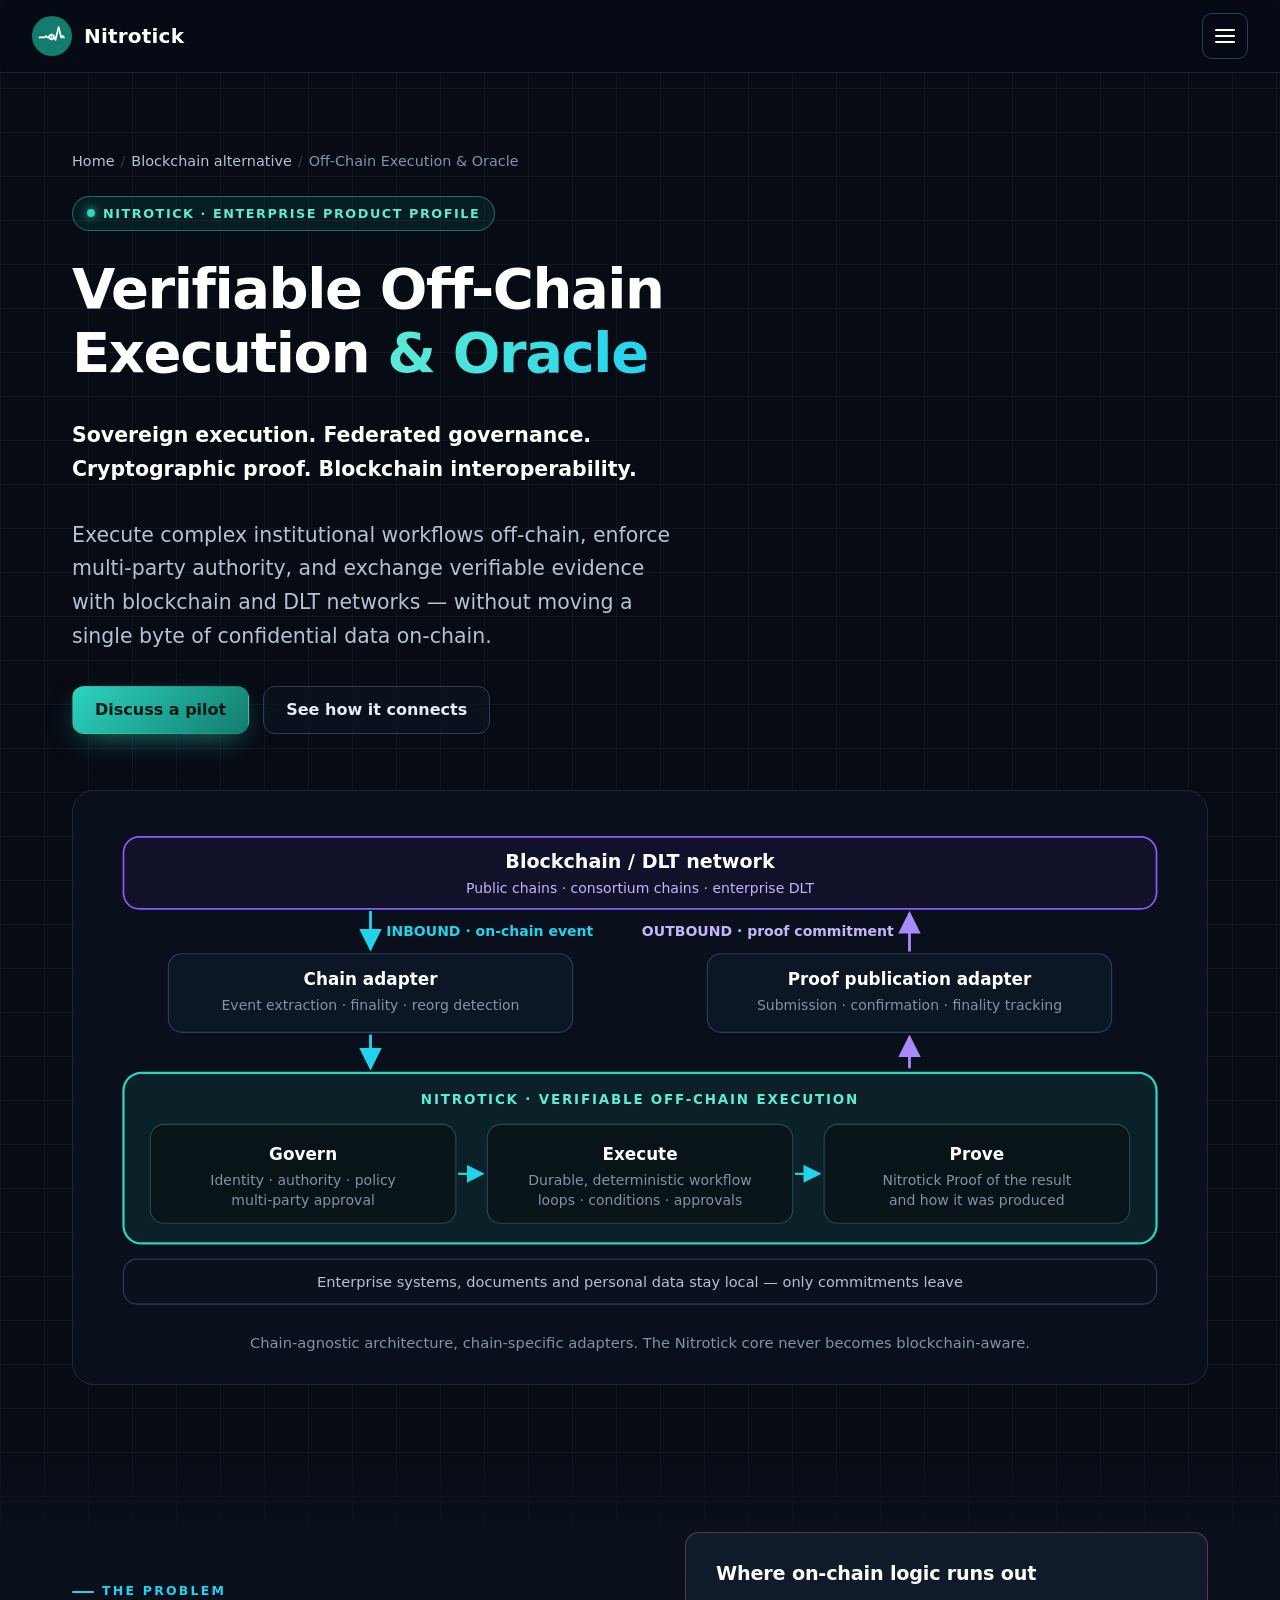
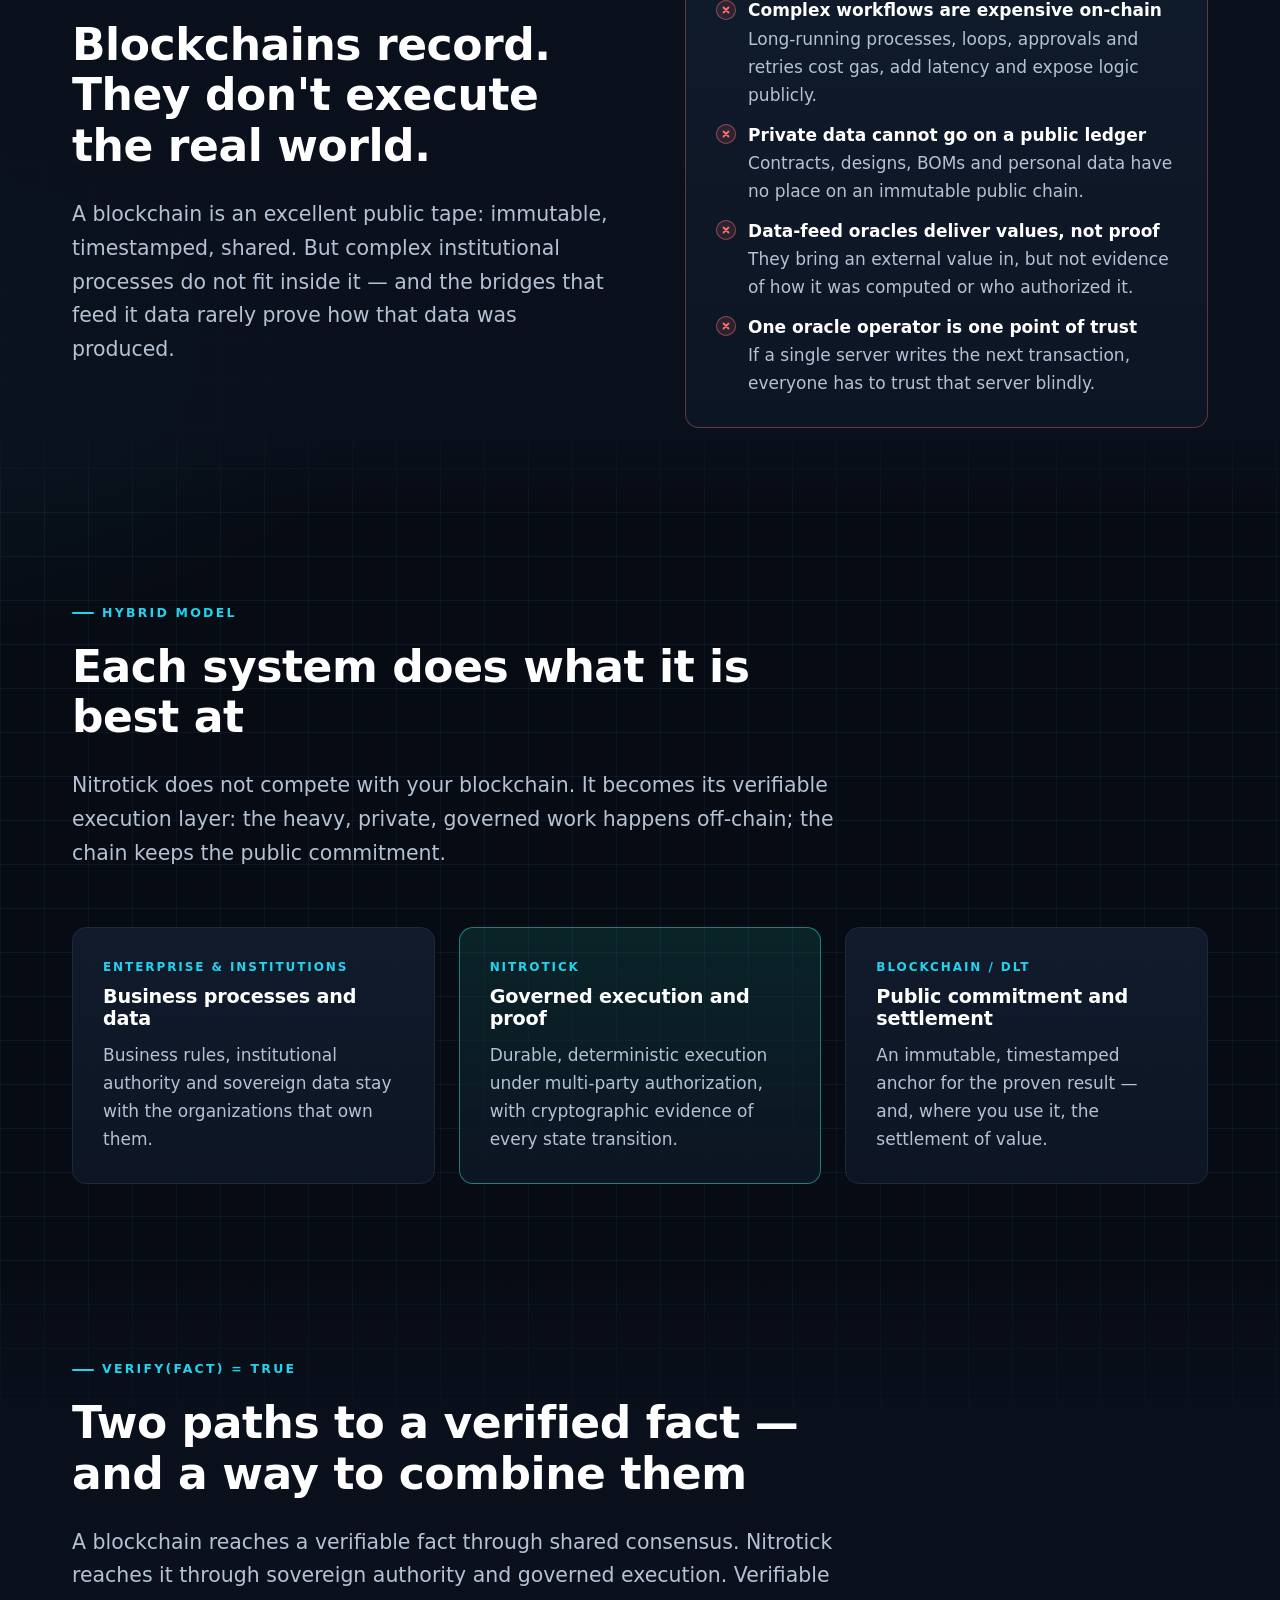
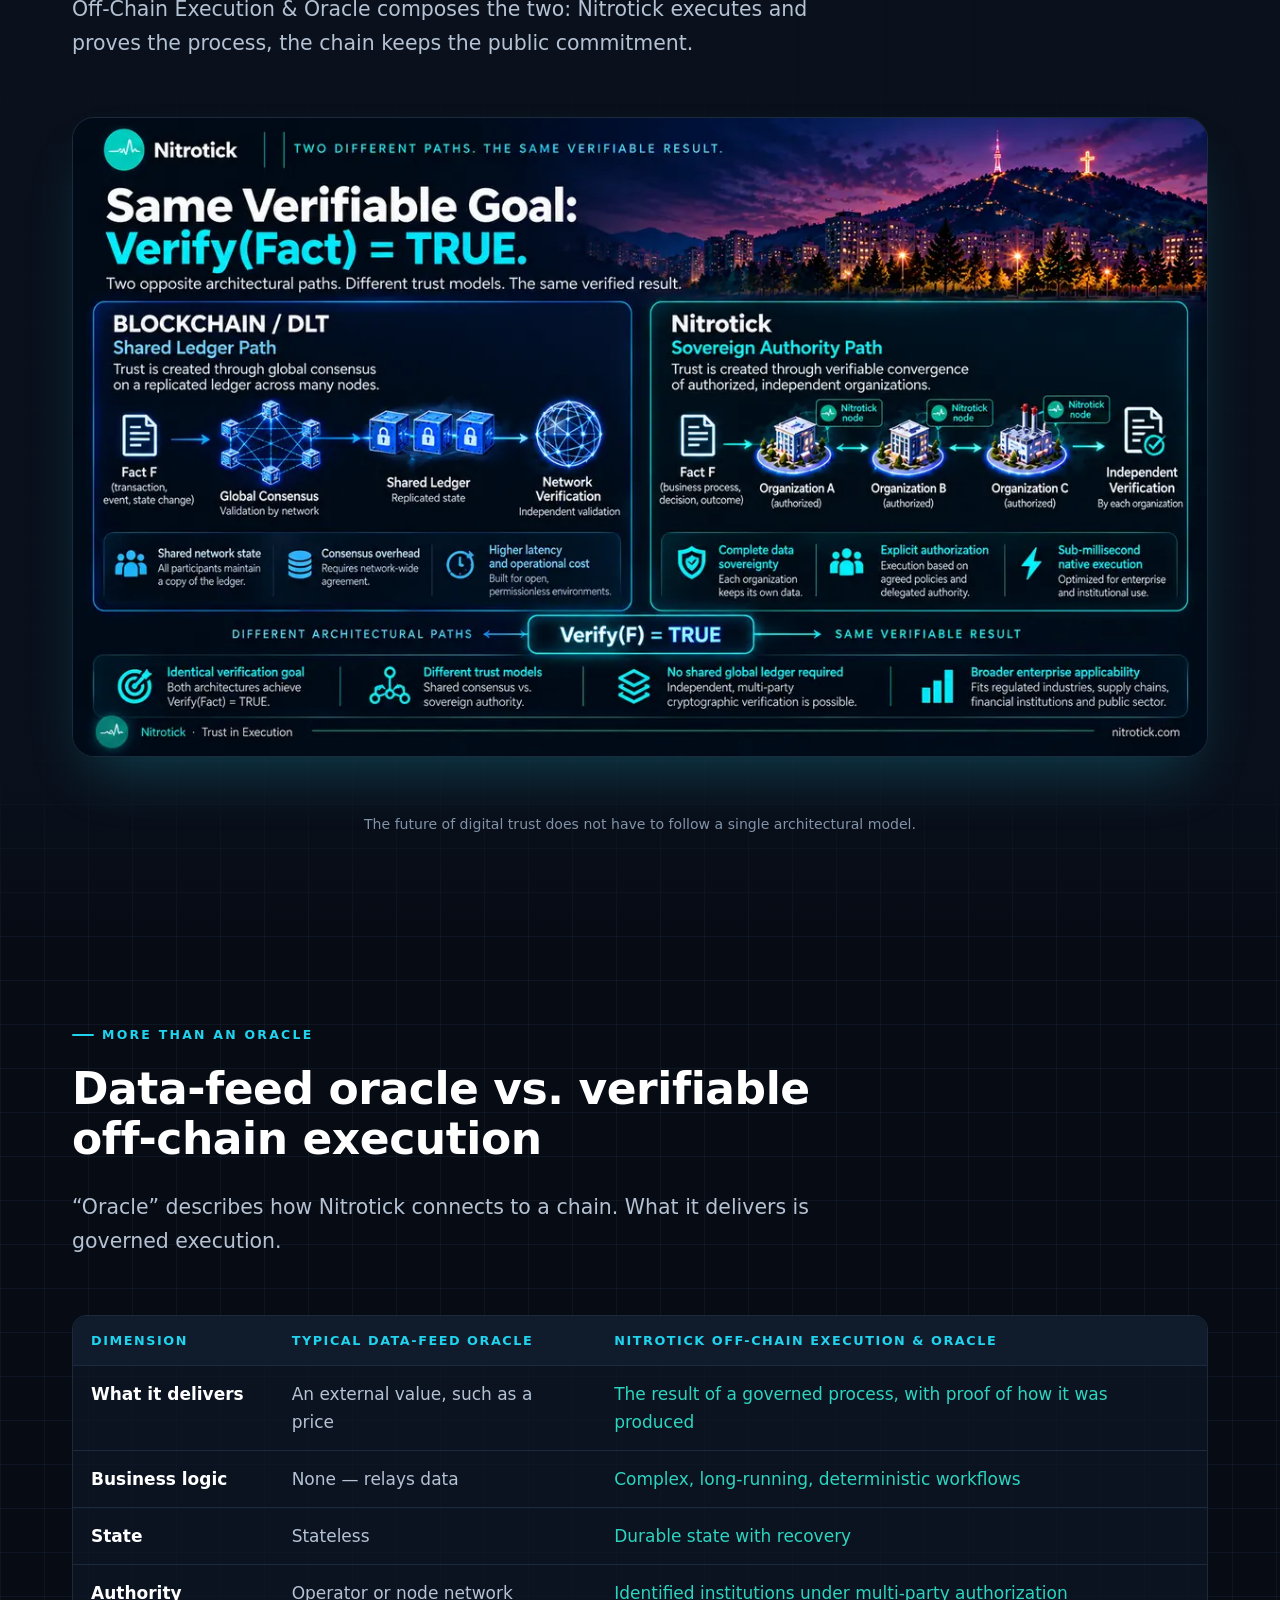
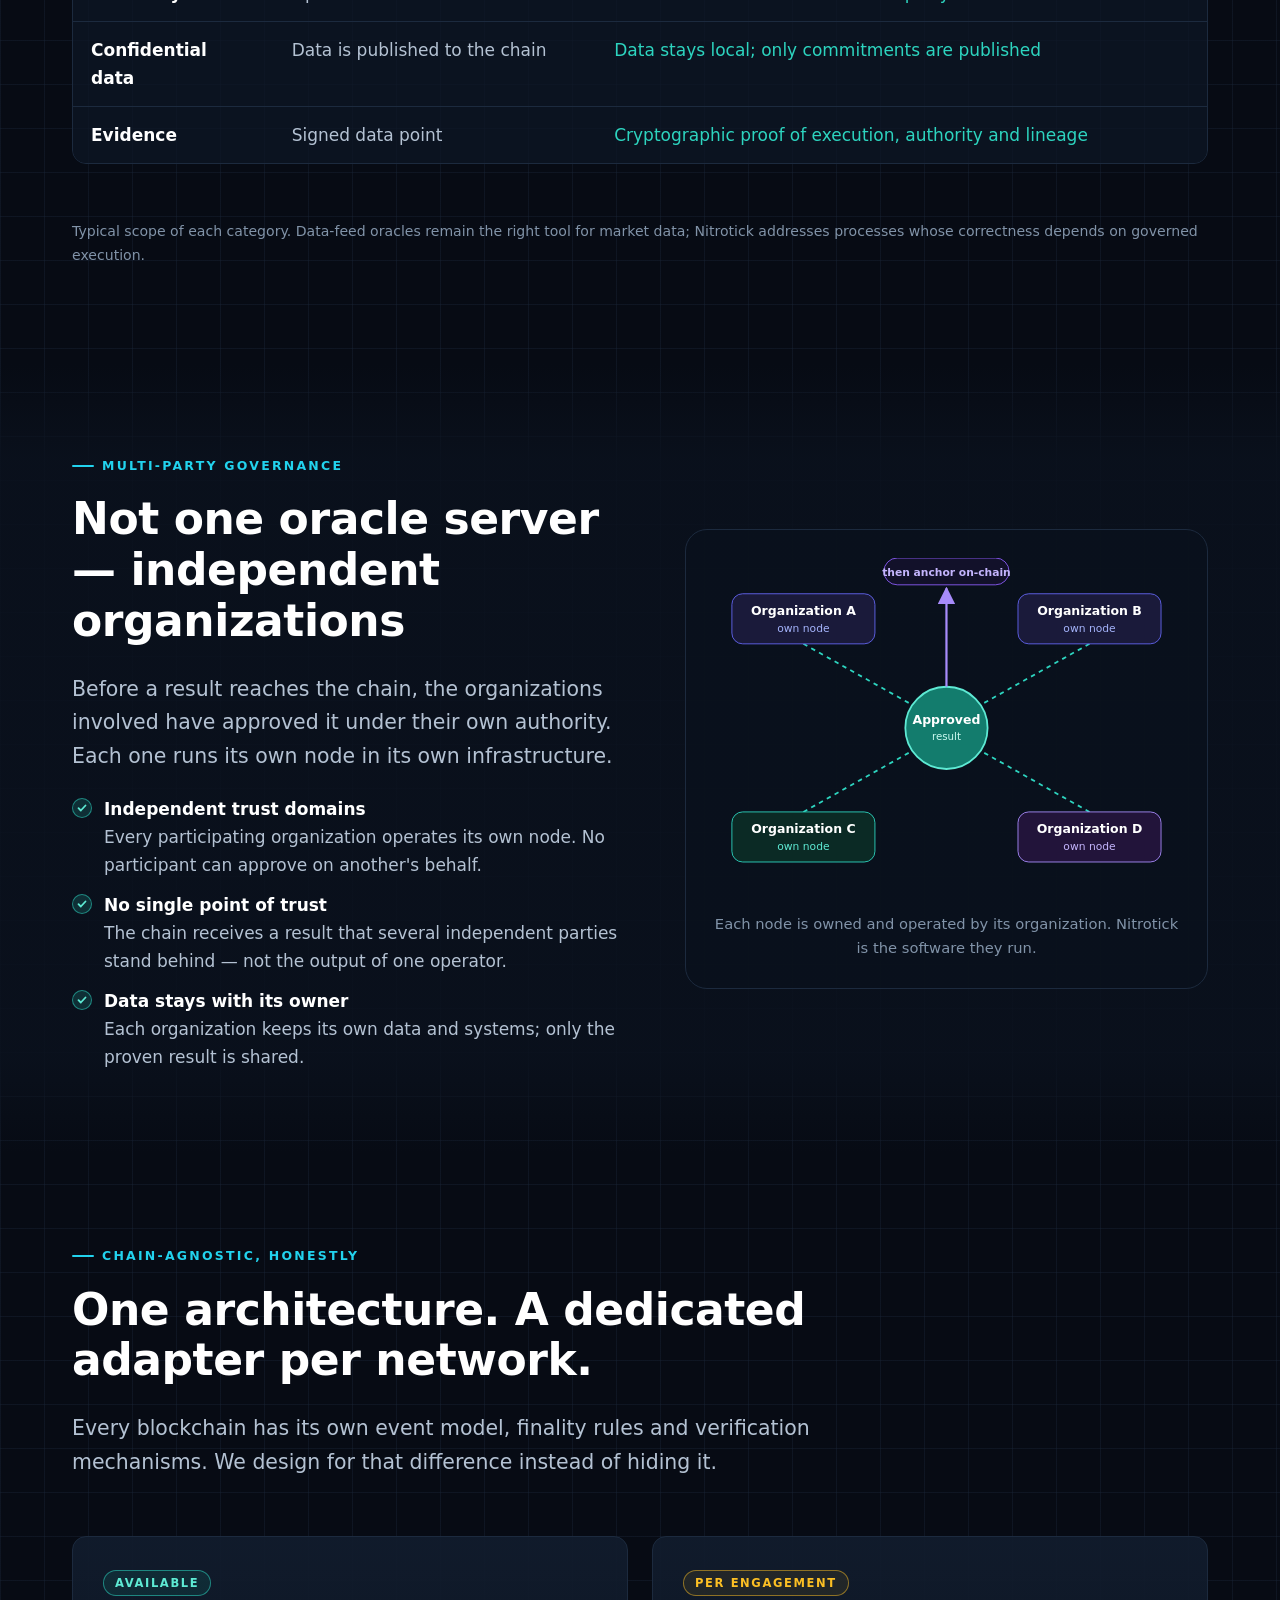
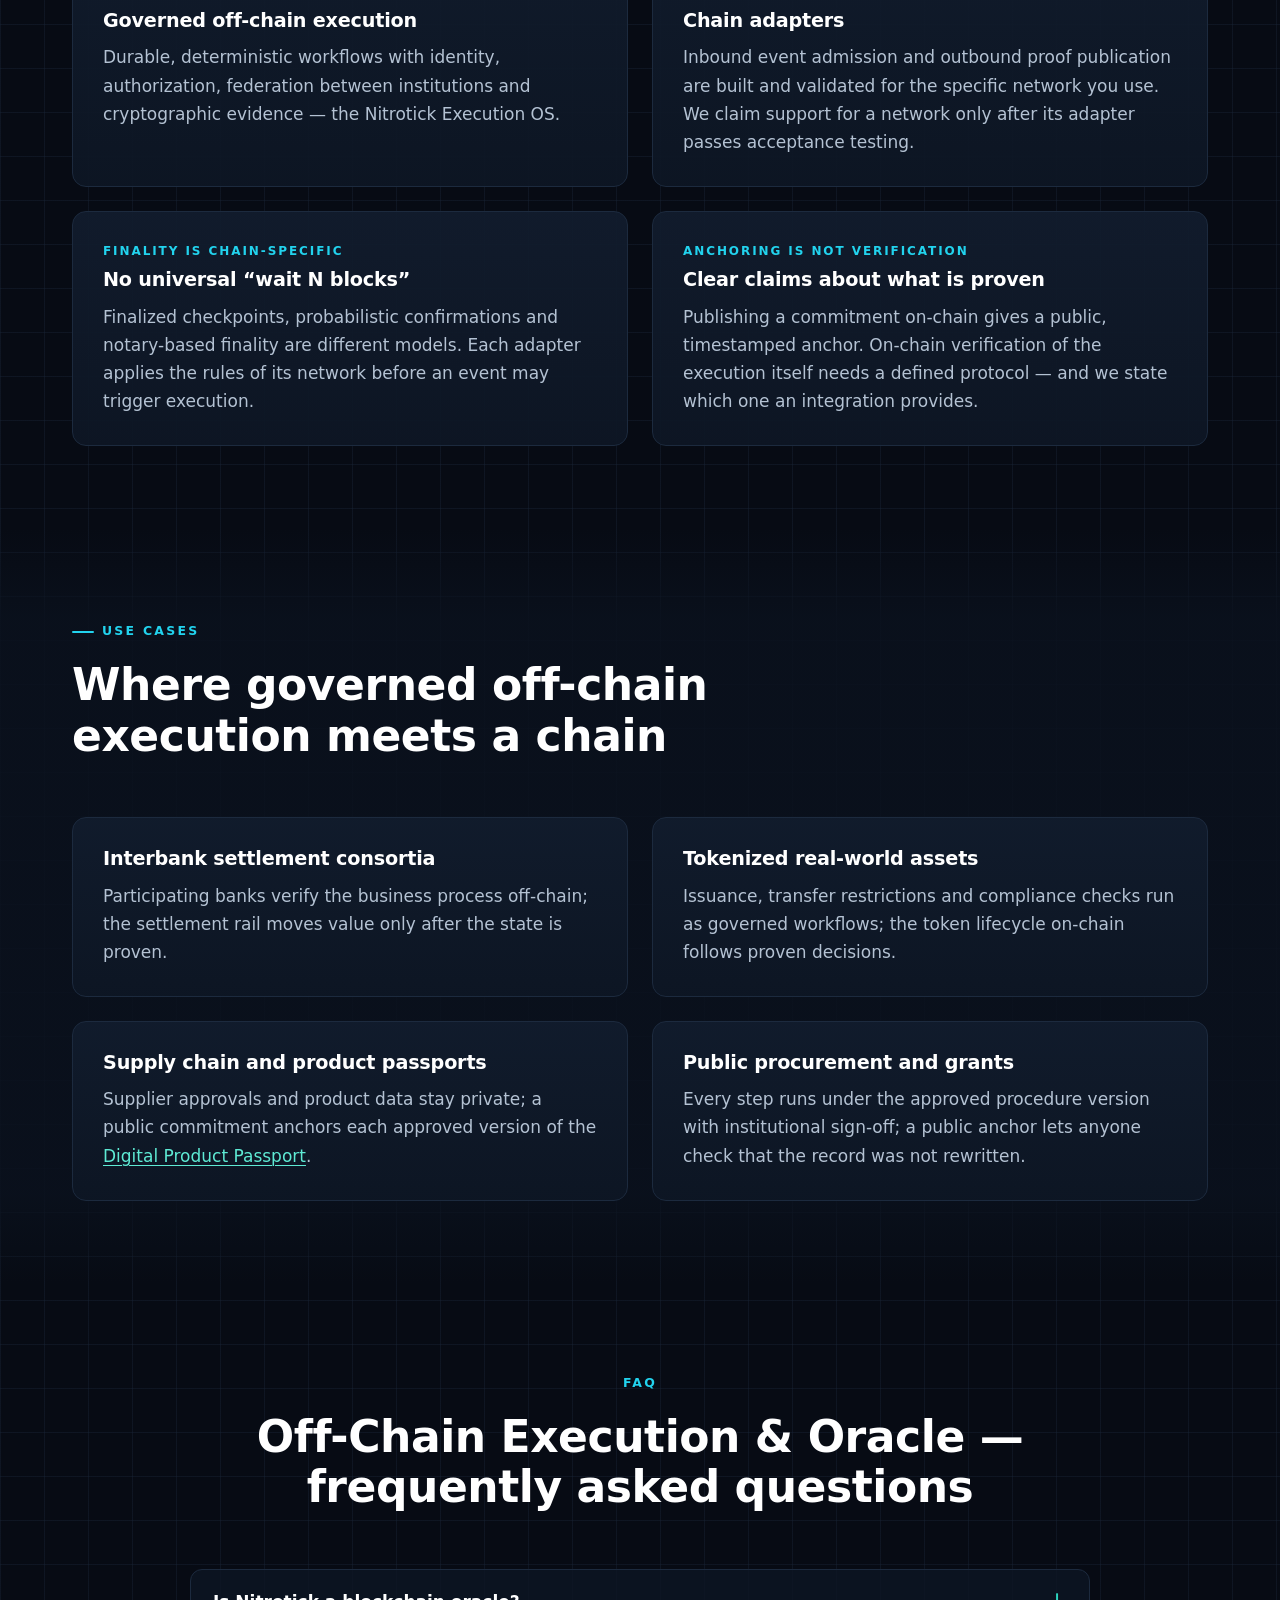
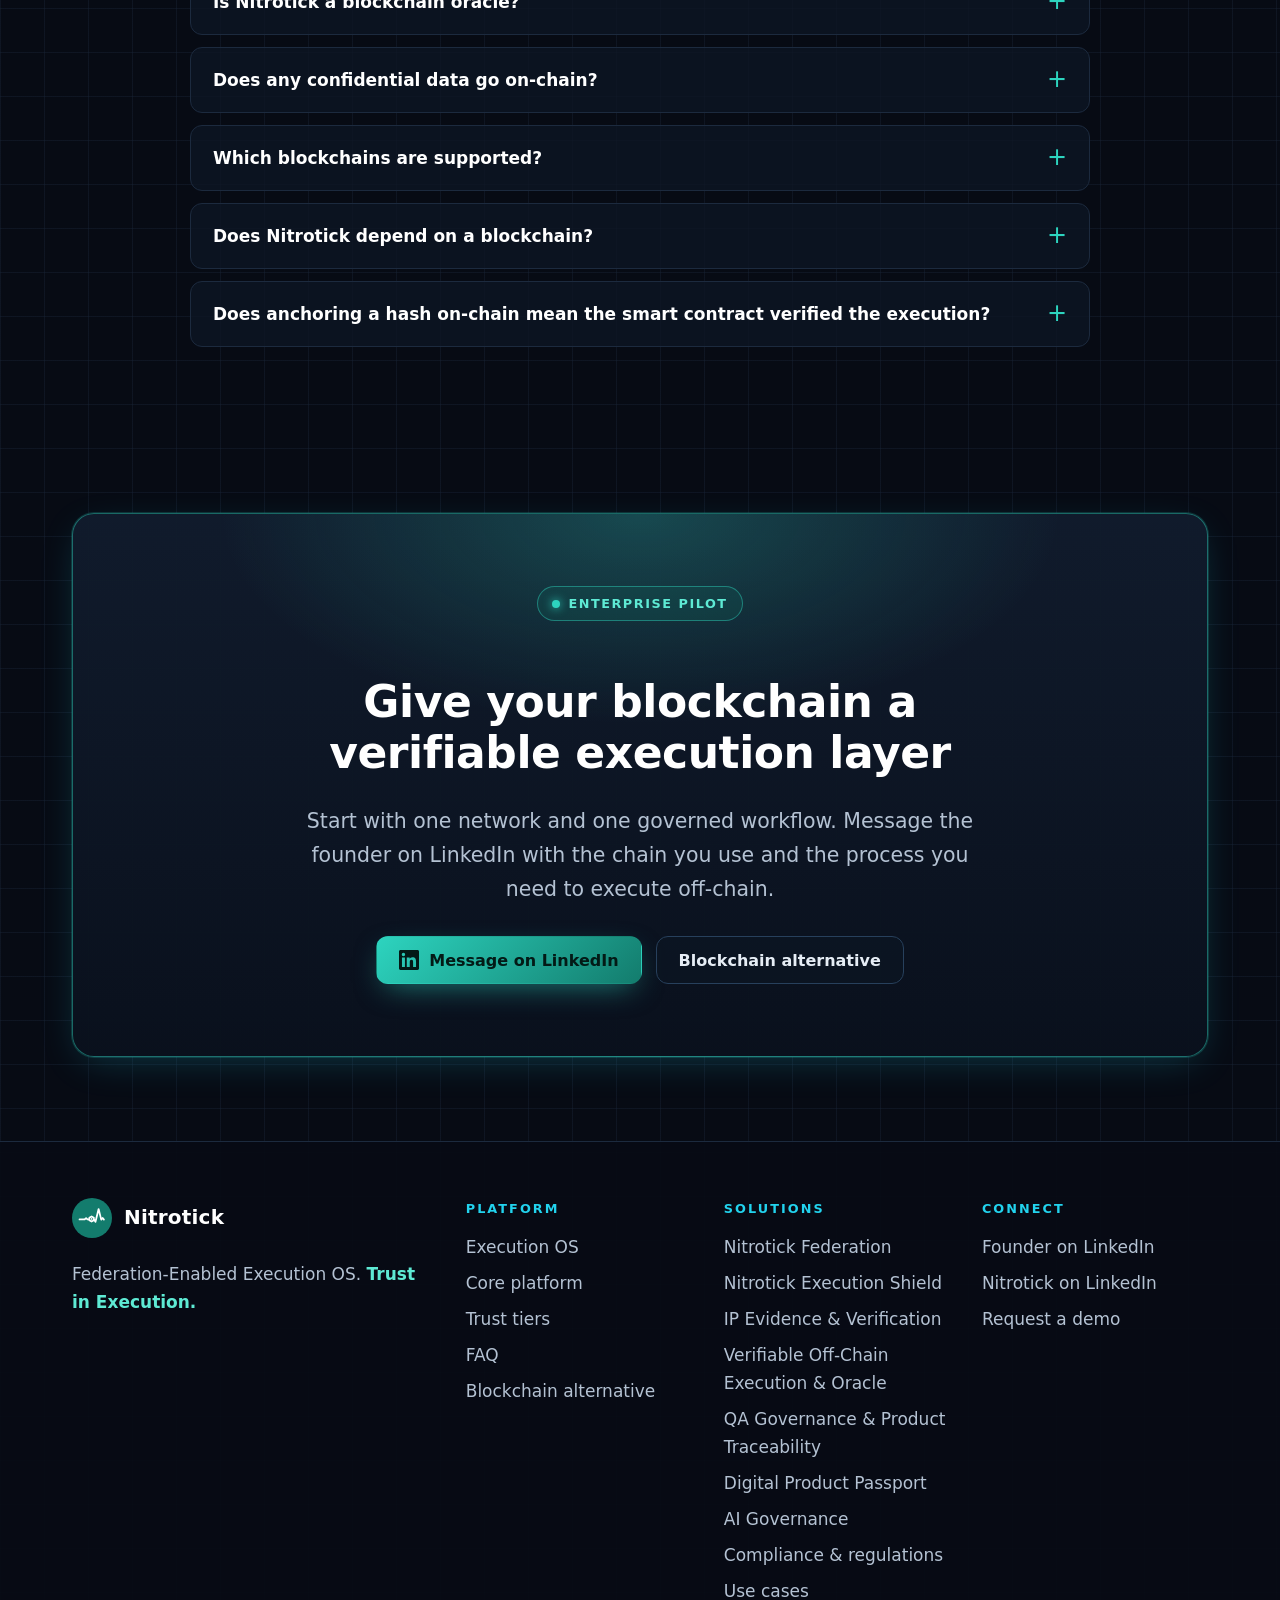
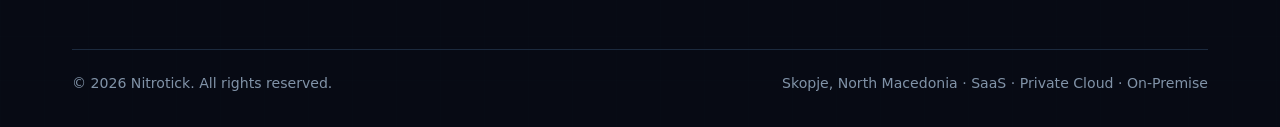
<file: verifiable-off-chain-execution/index.html>
<!doctype html>
<html lang="en" dir="ltr">
<head>
  <meta charset="utf-8">
  <meta name="viewport" content="width=device-width, initial-scale=1, viewport-fit=cover">
  <title>Verifiable Off-Chain Execution &amp; Oracle | Nitrotick</title>
  <meta name="description" content="Run complex institutional workflows off-chain under multi-party governance, then exchange verifiable evidence with blockchain and DLT networks.">
  <meta name="keywords" content="verifiable off-chain execution, off-chain computation, blockchain oracle, verifiable compute, execution oracle, enterprise DLT integration, blockchain anchoring, multi-party governance, chain-agnostic, Nitrotick">
  <meta name="author" content="Aleksandar M. Tasevski">
  <meta name="robots" content="index, follow, max-image-preview:large, max-snippet:-1, max-video-preview:-1">
  <meta name="theme-color" content="#070b14">
  <meta name="color-scheme" content="dark">
  <meta name="format-detection" content="telephone=no">
  <link rel="canonical" href="https://nitrotick.com/verifiable-off-chain-execution/">

  <meta property="og:type" content="website">
  <meta property="og:site_name" content="Nitrotick">
  <meta property="og:locale" content="en_US">
  <meta property="og:url" content="https://nitrotick.com/verifiable-off-chain-execution/">
  <meta property="og:title" content="Nitrotick Verifiable Off-Chain Execution &amp; Oracle">
  <meta property="og:description" content="Sovereign execution. Federated governance. Cryptographic proof. Blockchain interoperability.">
  <meta property="og:image" content="https://nitrotick.com/assets/img/og/off-chain-execution.png">
  <meta property="og:image:type" content="image/png">
  <meta property="og:image:width" content="1200">
  <meta property="og:image:height" content="630">
  <meta property="og:image:alt" content="Nitrotick Verifiable Off-Chain Execution &amp; Oracle — governed execution off-chain, verifiable evidence on-chain.">
  <meta name="twitter:card" content="summary_large_image">
  <meta name="twitter:title" content="Nitrotick Verifiable Off-Chain Execution &amp; Oracle">
  <meta name="twitter:description" content="Execute complex institutional workflows off-chain and exchange verifiable evidence with blockchain and DLT networks.">
  <meta name="twitter:image" content="https://nitrotick.com/assets/img/og/off-chain-execution.png">
  <meta name="twitter:image:alt" content="Nitrotick Verifiable Off-Chain Execution &amp; Oracle — governed execution off-chain, verifiable evidence on-chain.">

  <link rel="icon" href="../favicon.svg" type="image/svg+xml">
  <link rel="icon" href="../favicon-32.png" sizes="32x32" type="image/png">
  <link rel="apple-touch-icon" href="../apple-touch-icon.png">
  <link rel="manifest" href="../site.webmanifest">
  <link rel="stylesheet" href="../css/styles.css?v=20261019g">

  <script type="application/ld+json">
  {
    "@context": "https://schema.org",
    "@graph": [
      {
        "@type": "Organization",
        "@id": "https://nitrotick.com/#organization",
        "name": "Nitrotick",
        "url": "https://nitrotick.com/",
        "logo": "https://nitrotick.com/assets/img/logo-512.png",
        "description": "Verifiable execution infrastructure for enterprise AI, banks, fintech and regulated systems.",
        "founder": { "@type": "Person", "@id": "https://nitrotick.com/#founder", "name": "Aleksandar M. Tasevski", "jobTitle": "Founder & Principal Architect", "sameAs": ["https://www.linkedin.com/in/aleksandar-m-tasevski/"] },
        "sameAs": ["https://www.linkedin.com/company/nitrotick/"]
      },
      {
        "@type": "WebPage",
        "@id": "https://nitrotick.com/verifiable-off-chain-execution/#webpage",
        "url": "https://nitrotick.com/verifiable-off-chain-execution/",
        "name": "Verifiable Off-Chain Execution & Oracle for Blockchain",
        "description": "Run complex institutional workflows off-chain under multi-party governance, then exchange verifiable evidence with blockchain and DLT networks.",
        "isPartOf": { "@id": "https://nitrotick.com/#website" },
        "about": { "@id": "https://nitrotick.com/verifiable-off-chain-execution/#service" },
        "breadcrumb": { "@id": "https://nitrotick.com/verifiable-off-chain-execution/#breadcrumb" },
        "primaryImageOfPage": "https://nitrotick.com/assets/img/og/off-chain-execution.png",
        "inLanguage": "en"
      },
      {
        "@type": "Service",
        "@id": "https://nitrotick.com/verifiable-off-chain-execution/#service",
        "name": "Nitrotick Verifiable Off-Chain Execution & Oracle",
        "serviceType": "Verifiable off-chain execution and blockchain interoperability",
        "slogan": "Sovereign execution. Federated governance. Cryptographic proof. Blockchain interoperability.",
        "provider": { "@id": "https://nitrotick.com/#organization" },
        "areaServed": "Worldwide",
        "audience": { "@type": "BusinessAudience", "audienceType": "Financial institutions, enterprise DLT operators, blockchain integrators and consortia" },
        "isRelatedTo": { "@id": "https://nitrotick.com/execution-os/#software" },
        "description": "Enterprise product profile of the Nitrotick Execution OS: complex institutional workflows run off-chain with durable state, multi-party authorization and cryptographic evidence, and exchange verifiable results with blockchain and DLT networks through chain-specific adapters."
      },
      {
        "@type": "FAQPage",
        "@id": "https://nitrotick.com/verifiable-off-chain-execution/#faq",
        "mainEntity": [
          {
            "@type": "Question",
            "name": "Is Nitrotick a blockchain oracle?",
            "acceptedAnswer": { "@type": "Answer", "text": "It can play the oracle role, but it is more than a data feed. A typical oracle delivers an external value to a smart contract. Nitrotick executes the governed business process off-chain, under identified institutional authority, and delivers the result together with cryptographic evidence of how it was produced." }
          },
          {
            "@type": "Question",
            "name": "Does any confidential data go on-chain?",
            "acceptedAnswer": { "@type": "Answer", "text": "No. Business logic, documents and personal data stay in the participants' own Nitrotick nodes. Only a cryptographic commitment to the proven result is published to the blockchain or DLT network." }
          },
          {
            "@type": "Question",
            "name": "Which blockchains are supported?",
            "acceptedAnswer": { "@type": "Answer", "text": "The architecture is chain-agnostic, but every network has its own event model, finality rules and verification mechanisms. Nitrotick therefore connects through a chain-specific adapter, which is built and validated for the network you use as part of the engagement. We do not claim support for a network until its adapter has passed acceptance testing." }
          },
          {
            "@type": "Question",
            "name": "Does Nitrotick depend on a blockchain?",
            "acceptedAnswer": { "@type": "Answer", "text": "No. Nitrotick is blockchain-independent infrastructure for governed execution. Blockchain integration is an optional layer at the edge; finality, reorganizations and transaction formats are handled in the adapters, not in the Nitrotick core." }
          },
          {
            "@type": "Question",
            "name": "Does anchoring a hash on-chain mean the smart contract verified the execution?",
            "acceptedAnswer": { "@type": "Answer", "text": "No. Anchoring records a public, timestamped commitment. On-chain verification of the execution itself requires a defined verification protocol for that network. We state explicitly which of the two a given integration provides." }
          }
        ]
      },
      {
        "@type": "BreadcrumbList",
        "@id": "https://nitrotick.com/verifiable-off-chain-execution/#breadcrumb",
        "itemListElement": [
          { "@type": "ListItem", "position": 1, "name": "Home", "item": "https://nitrotick.com/" },
          { "@type": "ListItem", "position": 2, "name": "Blockchain alternative", "item": "https://nitrotick.com/blockchain-alternative/" },
          { "@type": "ListItem", "position": 3, "name": "Verifiable Off-Chain Execution & Oracle", "item": "https://nitrotick.com/verifiable-off-chain-execution/" }
        ]
      }
    ]
  }
  </script>
</head>
<body>
  <a class="skip-link" href="#main">Skip to content</a>

  <header class="site-header">
    <nav class="container nav" aria-label="Primary">
      <a class="brand" href="../" aria-label="Nitrotick home">
        <img src="../assets/img/logo-mark.svg" alt="" width="40" height="40">
        <span>Nitrotick</span>
      </a>
      <input class="nav-toggle" type="checkbox" id="nav-toggle" aria-label="Toggle navigation menu">
      <label class="nav-toggle-label" for="nav-toggle" aria-hidden="true"><span></span></label>
      <ul class="nav-menu">
        <li><a href="../execution-os/">Execution OS</a></li>
        <li class="nav-dd">
          <a class="nav-dd-link is-current" href="../#products" aria-haspopup="true">Products</a>
          <ul class="nav-sub">
            <li class="nav-sub-label">Products</li>
            <li><a href="../federation/"><strong>Nitrotick Federation</strong><span>Governed execution across independent organizations</span></a></li>
            <li><a href="../ip-evidence-verification/"><strong>IP Evidence &amp; Verification</strong><span>Verifiable evidence of IP creation and version history</span></a></li>
            <li><a href="./" aria-current="page"><strong>Verifiable Off-Chain Execution &amp; Oracle</strong><span>Governed execution for blockchain and DLT</span></a></li>
            <li><a href="../qa-governance-traceability/"><strong>QA Governance &amp; Product Traceability</strong><span>QA workflows, batch recall and GS1 Digital Link</span></a></li>
            <li><a href="../digital-product-passport/"><strong>Digital Product Passport</strong><span>Product identity, versioning and DPP</span></a></li>
            <li><a href="../ai-governance/"><strong>AI Governance</strong><span>Governed AI agent actions with verifiable evidence</span></a></li>
            <li class="nav-sub-label">Solutions</li>
            <li><a href="../execution-shield/"><strong>Nitrotick Execution Shield</strong><span>Execution security within and across institutions</span></a></li>
          </ul>
        </li>
        <li><a href="../blockchain-alternative/">Blockchain Alternative</a></li>
        <li><a href="./" aria-current="page">Verifiable Off-Chain Execution &amp; Oracle</a></li>
        <li><a href="../compliance/">Compliance</a></li>
        <li><a href="../use-cases/">Use Cases</a></li>
        <li><a class="btn btn--primary" href="#contact">Request a demo</a></li>
      </ul>
    </nav>
  </header>

  <main id="main">
    <!-- ================= HERO ================= -->
    <section class="hero hero--page" aria-labelledby="hero-title">
      <div class="container">
        <nav class="breadcrumb" aria-label="Breadcrumb">
          <ol>
            <li><a href="../">Home</a></li>
            <li><a href="../blockchain-alternative/">Blockchain alternative</a></li>
            <li aria-current="page">Off-Chain Execution &amp; Oracle</li>
          </ol>
        </nav>
        <div class="section-head">
          <span class="pill"><span class="dot" aria-hidden="true"></span>Nitrotick · Enterprise product profile</span>
          <h1 id="hero-title">Verifiable Off-Chain Execution <span class="accent">&amp; Oracle</span></h1>
          <p class="lead"><strong>Sovereign execution. Federated governance. Cryptographic proof. Blockchain interoperability.</strong></p>
          <p class="lead">Execute complex institutional workflows off-chain, enforce multi-party authority, and exchange verifiable evidence with blockchain and DLT networks — without moving a single byte of confidential data on-chain.</p>
          <div class="btn-row">
            <a class="btn btn--primary" href="#contact">Discuss a pilot</a>
            <a class="btn btn--ghost" href="#how-it-works">See how it connects</a>
          </div>
        </div>

        <figure class="diagram diagram--scroll" id="how-it-works">
          <svg viewBox="0 0 960 444" role="img" aria-labelledby="oc-title oc-desc">
            <title id="oc-title">Bi-directional integration between a blockchain and Nitrotick</title>
            <desc id="oc-desc">Inbound: an on-chain event passes through a chain adapter that extracts it and assesses finality before it may trigger Nitrotick. Nitrotick governs the request, executes the workflow durably and produces a Nitrotick Proof. Outbound: a proof publication adapter submits a commitment to the proof back to the blockchain and tracks its finality. Enterprise data stays local; only commitments leave.</desc>
            <defs>
              <marker id="oc-c" viewBox="0 0 10 10" refX="9" refY="5" markerWidth="8" markerHeight="8" orient="auto-start-reverse"><path d="M0 0L10 5L0 10Z" fill="#22D3EE"/></marker>
              <marker id="oc-v" viewBox="0 0 10 10" refX="9" refY="5" markerWidth="8" markerHeight="8" orient="auto-start-reverse"><path d="M0 0L10 5L0 10Z" fill="#A78BFA"/></marker>
            </defs>
            <g class="svg-text">
              <rect x="20" y="16" width="920" height="64" rx="14" fill="#12112A" stroke="#8B5CF6" stroke-width="1.5"/>
              <text x="480" y="44" text-anchor="middle" fill="#fff" font-size="17" font-weight="800">Blockchain / DLT network</text>
              <text x="480" y="66" text-anchor="middle" fill="#C4B5FD" font-size="12.5">Public chains · consortium chains · enterprise DLT</text>

              <path d="M240 82V116" stroke="#22D3EE" stroke-width="2.5" marker-end="url(#oc-c)"/>
              <text x="254" y="104" fill="#22D3EE" font-size="12.5" font-weight="700">INBOUND · on-chain event</text>
              <rect x="60" y="120" width="360" height="70" rx="12" fill="#0D1624" stroke="#27405C"/>
              <text x="240" y="148" text-anchor="middle" fill="#fff" font-size="15" font-weight="700">Chain adapter</text>
              <text x="240" y="170" text-anchor="middle" fill="#8193A8" font-size="12.5">Event extraction · finality · reorg detection</text>
              <path d="M240 192V222" stroke="#22D3EE" stroke-width="2.5" marker-end="url(#oc-c)"/>

              <path d="M720 222V194" stroke="#A78BFA" stroke-width="2.5" marker-end="url(#oc-v)"/>
              <rect x="540" y="120" width="360" height="70" rx="12" fill="#0D1624" stroke="#27405C"/>
              <text x="720" y="148" text-anchor="middle" fill="#fff" font-size="15" font-weight="700">Proof publication adapter</text>
              <text x="720" y="170" text-anchor="middle" fill="#8193A8" font-size="12.5">Submission · confirmation · finality tracking</text>
              <path d="M720 118V84" stroke="#A78BFA" stroke-width="2.5" marker-end="url(#oc-v)"/>
              <text x="706" y="104" text-anchor="end" fill="#C4B5FD" font-size="12.5" font-weight="700">OUTBOUND · proof commitment</text>

              <rect x="20" y="226" width="920" height="152" rx="16" fill="#0B2027" stroke="#2DD4BF" stroke-width="2"/>
              <text x="480" y="254" text-anchor="middle" fill="#5EEAD4" font-size="12" font-weight="700" letter-spacing="1.6">NITROTICK · VERIFIABLE OFF-CHAIN EXECUTION</text>
              <g text-anchor="middle">
                <rect x="44" y="272" width="272" height="88" rx="12" fill="#081418" stroke="#1C4C55"/>
                <text x="180" y="304" fill="#fff" font-size="15" font-weight="700">Govern</text>
                <text x="180" y="326" fill="#8193A8" font-size="12.5">Identity · authority · policy</text>
                <text x="180" y="344" fill="#8193A8" font-size="12.5">multi-party approval</text>
                <rect x="344" y="272" width="272" height="88" rx="12" fill="#081418" stroke="#1C4C55"/>
                <text x="480" y="304" fill="#fff" font-size="15" font-weight="700">Execute</text>
                <text x="480" y="326" fill="#8193A8" font-size="12.5">Durable, deterministic workflow</text>
                <text x="480" y="344" fill="#8193A8" font-size="12.5">loops · conditions · approvals</text>
                <rect x="644" y="272" width="272" height="88" rx="12" fill="#081418" stroke="#1C4C55"/>
                <text x="780" y="304" fill="#fff" font-size="15" font-weight="700">Prove</text>
                <text x="780" y="326" fill="#8193A8" font-size="12.5">Nitrotick Proof of the result</text>
                <text x="780" y="344" fill="#8193A8" font-size="12.5">and how it was produced</text>
              </g>
              <path d="M318 316H340" stroke="#2DD4BF" stroke-width="2" marker-end="url(#oc-c)"/>
              <path d="M618 316H640" stroke="#2DD4BF" stroke-width="2" marker-end="url(#oc-c)"/>

              <rect x="20" y="392" width="920" height="40" rx="12" fill="#0A111D" stroke="#27405C"/>
              <text x="480" y="417" text-anchor="middle" fill="#B4C2D3" font-size="13">Enterprise systems, documents and personal data stay local — only commitments leave</text>
            </g>
          </svg>
          <figcaption>Chain-agnostic architecture, chain-specific adapters. The Nitrotick core never becomes blockchain-aware.</figcaption>
        </figure>
      </div>
    </section>

    <!-- ================= PROBLEM ================= -->
    <section class="section section--alt" aria-labelledby="problem-title">
      <div class="container split">
        <div>
          <span class="eyebrow">The problem</span>
          <h2 id="problem-title">Blockchains record. They don't execute the real world.</h2>
          <p class="lead">A blockchain is an excellent public tape: immutable, timestamped, shared. But complex institutional processes do not fit inside it — and the bridges that feed it data rarely prove how that data was produced.</p>
        </div>
        <div class="card card--bad">
          <h3>Where on-chain logic runs out</h3>
          <ul class="cross-list">
            <li><strong>Complex workflows are expensive on-chain</strong>Long-running processes, loops, approvals and retries cost gas, add latency and expose logic publicly.</li>
            <li><strong>Private data cannot go on a public ledger</strong>Contracts, designs, BOMs and personal data have no place on an immutable public chain.</li>
            <li><strong>Data-feed oracles deliver values, not proof</strong>They bring an external value in, but not evidence of how it was computed or who authorized it.</li>
            <li><strong>One oracle operator is one point of trust</strong>If a single server writes the next transaction, everyone has to trust that server blindly.</li>
          </ul>
        </div>
      </div>
    </section>

    <!-- ================= ROLES ================= -->
    <section class="section" aria-labelledby="roles-title">
      <div class="container">
        <div class="section-head">
          <span class="eyebrow">Hybrid model</span>
          <h2 id="roles-title">Each system does what it is best at</h2>
          <p class="lead">Nitrotick does not compete with your blockchain. It becomes its verifiable execution layer: the heavy, private, governed work happens off-chain; the chain keeps the public commitment.</p>
        </div>
        <div class="grid grid--3">
          <article class="card">
            <span class="card-kicker">Enterprise &amp; institutions</span>
            <h3>Business processes and data</h3>
            <p>Business rules, institutional authority and sovereign data stay with the organizations that own them.</p>
          </article>
          <article class="card card--featured">
            <span class="card-kicker">Nitrotick</span>
            <h3>Governed execution and proof</h3>
            <p>Durable, deterministic execution under multi-party authorization, with cryptographic evidence of every state transition.</p>
          </article>
          <article class="card">
            <span class="card-kicker">Blockchain / DLT</span>
            <h3>Public commitment and settlement</h3>
            <p>An immutable, timestamped anchor for the proven result — and, where you use it, the settlement of value.</p>
          </article>
        </div>
      </div>
    </section>

    <section class="section section--alt" id="two-paths" aria-labelledby="paths-title">
      <div class="container">
        <div class="section-head">
          <span class="eyebrow">Verify(Fact) = TRUE</span>
          <h2 id="paths-title">Two paths to a verified fact — and a way to combine them</h2>
          <p class="lead">A blockchain reaches a verifiable fact through shared consensus. Nitrotick reaches it through sovereign authority and governed execution. Verifiable Off-Chain Execution &amp; Oracle composes the two: Nitrotick executes and proves the process, the chain keeps the public commitment.</p>
        </div>
        <figure class="hero-figure mt-lg">
          <img src="../assets/img/verify-fact-two-paths-760.webp"
               srcset="../assets/img/verify-fact-two-paths-760.webp 760w, ../assets/img/verify-fact-two-paths-1200.webp 1200w, ../assets/img/verify-fact-two-paths-1672.webp 1672w"
               sizes="(max-width: 1240px) 100vw, 1136px"
               width="1672" height="941" loading="lazy" decoding="async"
               alt="Two architectural paths to the same verifiable result, Verify(Fact) = TRUE. Blockchain / DLT, the shared ledger path: a fact passes through global consensus into a replicated shared ledger and is verified by the network. Nitrotick, the sovereign authority path: a fact passes through authorized, independent organizations, each running its own Nitrotick node, and is verified independently by each organization.">
        </figure>
        <p class="note center mt-lg">The future of digital trust does not have to follow a single architectural model.</p>
      </div>
    </section>

    <!-- ================= COMPARISON ================= -->
    <section class="section" id="comparison" aria-labelledby="cmp-title">
      <div class="container">
        <div class="section-head">
          <span class="eyebrow">More than an oracle</span>
          <h2 id="cmp-title">Data-feed oracle vs. verifiable off-chain execution</h2>
          <p class="lead">“Oracle” describes how Nitrotick connects to a chain. What it delivers is governed execution.</p>
        </div>
        <div class="table-wrap">
          <table>
            <caption class="visually-hidden">Comparison of a typical data-feed oracle and Nitrotick Verifiable Off-Chain Execution</caption>
            <thead>
              <tr><th scope="col">Dimension</th><th scope="col">Typical data-feed oracle</th><th scope="col">Nitrotick Off-Chain Execution &amp; Oracle</th></tr>
            </thead>
            <tbody>
              <tr><td>What it delivers</td><td>An external value, such as a price</td><td class="t-good">The result of a governed process, with proof of how it was produced</td></tr>
              <tr><td>Business logic</td><td>None — relays data</td><td class="t-good">Complex, long-running, deterministic workflows</td></tr>
              <tr><td>State</td><td>Stateless</td><td class="t-good">Durable state with recovery</td></tr>
              <tr><td>Authority</td><td>Operator or node network</td><td class="t-good">Identified institutions under multi-party authorization</td></tr>
              <tr><td>Confidential data</td><td>Data is published to the chain</td><td class="t-good">Data stays local; only commitments are published</td></tr>
              <tr><td>Evidence</td><td>Signed data point</td><td class="t-good">Cryptographic proof of execution, authority and lineage</td></tr>
            </tbody>
          </table>
        </div>
        <p class="note mt-lg">Typical scope of each category. Data-feed oracles remain the right tool for market data; Nitrotick addresses processes whose correctness depends on governed execution.</p>
      </div>
    </section>

    <!-- ================= MULTI-PARTY APPROVAL ================= -->
    <section class="section section--alt" aria-labelledby="approval-title">
      <div class="container split">
        <div>
          <span class="eyebrow">Multi-party governance</span>
          <h2 id="approval-title">Not one oracle server — independent organizations</h2>
          <p class="lead">Before a result reaches the chain, the organizations involved have approved it under their own authority. Each one runs its own node in its own infrastructure.</p>
          <ul class="check-list">
            <li><strong>Independent trust domains</strong>Every participating organization operates its own node. No participant can approve on another's behalf.</li>
            <li><strong>No single point of trust</strong>The chain receives a result that several independent parties stand behind — not the output of one operator.</li>
            <li><strong>Data stays with its owner</strong>Each organization keeps its own data and systems; only the proven result is shared.</li>
          </ul>
        </div>
        <figure class="diagram">
          <svg viewBox="0 0 520 380" role="img" aria-labelledby="q-title q-desc">
            <title id="q-title">Multi-party approval before anchoring</title>
            <desc id="q-desc">Four independent organizations, each running its own node, approve the same result. Only after the required approvals is the commitment anchored to the blockchain.</desc>
            <defs><marker id="q-a" viewBox="0 0 10 10" refX="9" refY="5" markerWidth="8" markerHeight="8" orient="auto-start-reverse"><path d="M0 0L10 5L0 10Z" fill="#A78BFA"/></marker></defs>
            <g class="svg-text" text-anchor="middle">
              <g stroke="#2DD4BF" stroke-width="2" stroke-dasharray="5 5" fill="none"><path d="M100 96L232 170M420 96L288 170M100 284L232 210M420 284L288 210"/></g>
              <rect x="20" y="40" width="160" height="56" rx="12" fill="#1A1A3A" stroke="#6366F1"/>
              <text x="100" y="64" fill="#fff" font-size="14" font-weight="700">Organization A</text><text x="100" y="83" fill="#A5B4FC" font-size="12">own node</text>
              <rect x="340" y="40" width="160" height="56" rx="12" fill="#1A1A3A" stroke="#6366F1"/>
              <text x="420" y="64" fill="#fff" font-size="14" font-weight="700">Organization B</text><text x="420" y="83" fill="#A5B4FC" font-size="12">own node</text>
              <rect x="20" y="284" width="160" height="56" rx="12" fill="#0B2A25" stroke="#2DD4BF"/>
              <text x="100" y="308" fill="#fff" font-size="14" font-weight="700">Organization C</text><text x="100" y="327" fill="#5EEAD4" font-size="12">own node</text>
              <rect x="340" y="284" width="160" height="56" rx="12" fill="#22143A" stroke="#A78BFA"/>
              <text x="420" y="308" fill="#fff" font-size="14" font-weight="700">Organization D</text><text x="420" y="327" fill="#C4B5FD" font-size="12">own node</text>
              <circle cx="260" cy="190" r="46" fill="#137C6D" stroke="#5EEAD4" stroke-width="2"/>
              <text x="260" y="186" fill="#fff" font-size="14" font-weight="800">Approved</text><text x="260" y="204" fill="#CCFBF1" font-size="11.5">result</text>
              <rect x="190" y="0" width="140" height="30" rx="15" fill="#12112A" stroke="#8B5CF6"/>
              <text x="260" y="20" fill="#C4B5FD" font-size="12" font-weight="700">then anchor on-chain</text>
              <path d="M260 144V34" stroke="#A78BFA" stroke-width="2.5" marker-end="url(#q-a)"/>
            </g>
          </svg>
          <figcaption>Each node is owned and operated by its organization. Nitrotick is the software they run.</figcaption>
        </figure>
      </div>
    </section>

    <!-- ================= ENGINEERING HONESTY ================= -->
    <section class="section" aria-labelledby="eng-title">
      <div class="container">
        <div class="section-head">
          <span class="eyebrow">Chain-agnostic, honestly</span>
          <h2 id="eng-title">One architecture. A dedicated adapter per network.</h2>
          <p class="lead">Every blockchain has its own event model, finality rules and verification mechanisms. We design for that difference instead of hiding it.</p>
        </div>
        <div class="grid grid--2">
          <article class="card">
            <span class="tag tag--live">Available</span>
            <h3>Governed off-chain execution</h3>
            <p>Durable, deterministic workflows with identity, authorization, federation between institutions and cryptographic evidence — the Nitrotick Execution OS.</p>
          </article>
          <article class="card">
            <span class="tag tag--planned">Per engagement</span>
            <h3>Chain adapters</h3>
            <p>Inbound event admission and outbound proof publication are built and validated for the specific network you use. We claim support for a network only after its adapter passes acceptance testing.</p>
          </article>
          <article class="card">
            <span class="card-kicker">Finality is chain-specific</span>
            <h3>No universal “wait N blocks”</h3>
            <p>Finalized checkpoints, probabilistic confirmations and notary-based finality are different models. Each adapter applies the rules of its network before an event may trigger execution.</p>
          </article>
          <article class="card">
            <span class="card-kicker">Anchoring is not verification</span>
            <h3>Clear claims about what is proven</h3>
            <p>Publishing a commitment on-chain gives a public, timestamped anchor. On-chain verification of the execution itself needs a defined protocol — and we state which one an integration provides.</p>
          </article>
        </div>
      </div>
    </section>

    <!-- ================= USE CASES ================= -->
    <section class="section section--alt" aria-labelledby="uc-title">
      <div class="container">
        <div class="section-head">
          <span class="eyebrow">Use cases</span>
          <h2 id="uc-title">Where governed off-chain execution meets a chain</h2>
        </div>
        <div class="grid grid--2">
          <article class="card">
            <h3>Interbank settlement consortia</h3>
            <p>Participating banks verify the business process off-chain; the settlement rail moves value only after the state is proven.</p>
          </article>
          <article class="card">
            <h3>Tokenized real-world assets</h3>
            <p>Issuance, transfer restrictions and compliance checks run as governed workflows; the token lifecycle on-chain follows proven decisions.</p>
          </article>
          <article class="card">
            <h3>Supply chain and product passports</h3>
            <p>Supplier approvals and product data stay private; a public commitment anchors each approved version of the <a href="../digital-product-passport/">Digital Product Passport</a>.</p>
          </article>
          <article class="card">
            <h3>Public procurement and grants</h3>
            <p>Every step runs under the approved procedure version with institutional sign-off; a public anchor lets anyone check that the record was not rewritten.</p>
          </article>
        </div>
      </div>
    </section>

    <!-- ================= FAQ ================= -->
    <section class="section" id="faq" aria-labelledby="faq-title">
      <div class="container">
        <div class="section-head section-head--center">
          <span class="eyebrow">FAQ</span>
          <h2 id="faq-title">Off-Chain Execution &amp; Oracle — frequently asked questions</h2>
        </div>
        <div class="faq">
          <details>
            <summary>Is Nitrotick a blockchain oracle?</summary>
            <div><p>It can play the oracle role, but it is more than a data feed. A typical oracle delivers an external value to a smart contract. Nitrotick executes the governed business process off-chain, under identified institutional authority, and delivers the result together with cryptographic evidence of how it was produced.</p></div>
          </details>
          <details>
            <summary>Does any confidential data go on-chain?</summary>
            <div><p>No. Business logic, documents and personal data stay in the participants' own Nitrotick nodes. Only a cryptographic commitment to the proven result is published to the blockchain or DLT network.</p></div>
          </details>
          <details>
            <summary>Which blockchains are supported?</summary>
            <div><p>The architecture is chain-agnostic, but every network has its own event model, finality rules and verification mechanisms. Nitrotick therefore connects through a chain-specific adapter, which is built and validated for the network you use as part of the engagement. We do not claim support for a network until its adapter has passed acceptance testing.</p></div>
          </details>
          <details>
            <summary>Does Nitrotick depend on a blockchain?</summary>
            <div><p>No. Nitrotick is blockchain-independent infrastructure for governed execution. Blockchain integration is an optional layer at the edge; finality, reorganizations and transaction formats are handled in the adapters, not in the Nitrotick core.</p></div>
          </details>
          <details>
            <summary>Does anchoring a hash on-chain mean the smart contract verified the execution?</summary>
            <div><p>No. Anchoring records a public, timestamped commitment. On-chain verification of the execution itself requires a defined verification protocol for that network. We state explicitly which of the two a given integration provides.</p></div>
          </details>
        </div>
      </div>
    </section>

    <!-- ================= CONTACT ================= -->
    <section class="section" id="contact" aria-labelledby="contact-title">
      <div class="container">
        <div class="cta">
          <span class="pill"><span class="dot" aria-hidden="true"></span>Enterprise pilot</span>
          <h2 id="contact-title" class="mt-lg">Give your blockchain a verifiable execution layer</h2>
          <p class="lead">Start with one network and one governed workflow. Message the founder on LinkedIn with the chain you use and the process you need to execute off-chain.</p>
          <div class="btn-row">
            <a class="btn btn--primary" href="https://www.linkedin.com/in/aleksandar-m-tasevski/" target="_blank" rel="noopener">
              <svg viewBox="0 0 24 24" aria-hidden="true" fill="currentColor"><path d="M20.45 20.45h-3.55v-5.57c0-1.33-.03-3.04-1.85-3.04-1.85 0-2.14 1.45-2.14 2.94v5.67H9.35V9h3.41v1.56h.05c.48-.9 1.64-1.85 3.37-1.85 3.6 0 4.27 2.37 4.27 5.46v6.28zM5.34 7.43a2.06 2.06 0 1 1 0-4.13 2.06 2.06 0 0 1 0 4.13zM7.12 20.45H3.56V9h3.56v11.45zM22.22 0H1.77C.79 0 0 .77 0 1.73v20.54C0 23.23.79 24 1.77 24h20.45c.98 0 1.78-.77 1.78-1.73V1.73C24 .77 23.2 0 22.22 0z"/></svg>
              Message on LinkedIn
            </a>
            <a class="btn btn--ghost" href="../blockchain-alternative/">Blockchain alternative</a>
          </div>
        </div>
      </div>
    </section>
  </main>

  <footer class="site-footer">
    <div class="container">
      <div class="footer-grid">
        <div>
          <a class="brand" href="../" aria-label="Nitrotick home">
            <img src="../assets/img/logo-mark.svg" alt="" width="40" height="40">
            <span>Nitrotick</span>
          </a>
          <p class="footer-tagline">Federation-Enabled Execution OS. <strong>Trust in Execution.</strong></p>
        </div>
        <div>
          <p class="footer-heading">Platform</p>
          <ul>
            <li><a href="../execution-os/">Execution OS</a></li>
            <li><a href="../#platform">Core platform</a></li>
            <li><a href="../#trust-tiers">Trust tiers</a></li>
            <li><a href="../#faq">FAQ</a></li>
            <li><a href="../blockchain-alternative/">Blockchain alternative</a></li>
          </ul>
        </div>
        <div>
          <p class="footer-heading">Solutions</p>
          <ul>
            <li><a href="../federation/">Nitrotick Federation</a></li>
            <li><a href="../execution-shield/">Nitrotick Execution Shield</a></li>
            <li><a href="../ip-evidence-verification/">IP Evidence &amp; Verification</a></li>
            <li><a href="./" aria-current="page">Verifiable Off-Chain Execution &amp; Oracle</a></li>
            <li><a href="../qa-governance-traceability/">QA Governance &amp; Product Traceability</a></li>
            <li><a href="../digital-product-passport/">Digital Product Passport</a></li>
            <li><a href="../ai-governance/">AI Governance</a></li>
            <li><a href="../compliance/">Compliance &amp; regulations</a></li>
            <li><a href="../use-cases/">Use cases</a></li>
          </ul>
        </div>
        <div>
          <p class="footer-heading">Connect</p>
          <ul>
            <li><a href="https://www.linkedin.com/in/aleksandar-m-tasevski/" target="_blank" rel="noopener">Founder on LinkedIn</a></li>
            <li><a href="https://www.linkedin.com/company/nitrotick/" target="_blank" rel="noopener">Nitrotick on LinkedIn</a></li>
            <li><a href="#contact">Request a demo</a></li>
          </ul>
        </div>
      </div>
      <div class="footer-bottom">
        <span>© 2026 Nitrotick. All rights reserved.</span>
        <span>Skopje, North Macedonia · SaaS · Private Cloud · On-Premise</span>
      </div>
    </div>
  </footer>
</body>
</html>
</file>
<file: css/styles.css>
@charset "UTF-8";
/* ==========================================================================
   Nitrotick — site stylesheet
   Pure CSS, no build step, no external fonts (GDPR-friendly, zero third-party requests).
   ========================================================================== */

/* ---------- Design tokens ---------- */
:root {
  color-scheme: dark;

  --brand: #137c6d;
  --brand-600: #0f6a5d;
  --teal: #2dd4bf;
  --teal-soft: #5eead4;
  --cyan: #22d3ee;
  --violet: #8b5cf6;
  --danger: #f87171;
  --amber: #fbbf24;

  --bg: #070b14;
  --bg-2: #0a111d;
  --surface: #0d1624;
  --surface-2: #111c2d;
  --border: #1c2a3e;
  --border-strong: #27405c;

  --text: #e6edf5;
  --text-2: #b4c2d3;
  --muted: #8193a8;

  --radius-sm: 8px;
  --radius: 14px;
  --radius-lg: 22px;

  --shadow-glow: 0 0 0 1px rgba(45, 212, 191, .18), 0 10px 40px -12px rgba(34, 211, 238, .28);

  --container: 1200px;
  --gutter: clamp(16px, 4vw, 32px);
  --section-y: clamp(52px, 6.5vw, 92px);

  --font-sans: "Segoe UI", "Noto Sans", system-ui, -apple-system, "Helvetica Neue", Arial, sans-serif;
  --font-mono: ui-monospace, "Cascadia Code", "SFMono-Regular", Menlo, Consolas, monospace;
}

/* ---------- Reset ---------- */
*, *::before, *::after { box-sizing: border-box; }
html { -webkit-text-size-adjust: 100%; text-size-adjust: 100%; scroll-behavior: smooth; scroll-padding-top: 88px; }
body {
  margin: 0;
  font-family: var(--font-sans);
  font-size: 1.0625rem;
  line-height: 1.65;
  color: var(--text);
  background-color: var(--bg);
  background-image:
    radial-gradient(1100px 600px at 85% -10%, rgba(19, 124, 109, .28), transparent 60%),
    radial-gradient(900px 500px at -10% 20%, rgba(34, 211, 238, .08), transparent 60%),
    linear-gradient(rgba(28, 42, 62, .35) 1px, transparent 1px),
    linear-gradient(90deg, rgba(28, 42, 62, .35) 1px, transparent 1px);
  background-size: auto, auto, 44px 44px, 44px 44px;
  background-attachment: scroll;
  -webkit-font-smoothing: antialiased;
  overflow-x: hidden;
}
img, svg { display: block; max-width: 100%; height: auto; }
a { color: var(--teal-soft); text-decoration-thickness: 1px; text-underline-offset: 3px; }
a:hover { color: #fff; }
h1, h2, h3, h4 { line-height: 1.15; margin: 0 0 .6em; color: #fff; letter-spacing: -.01em; }
h1 { font-size: clamp(2.3rem, 5.6vw, 4.2rem); font-weight: 800; letter-spacing: -.025em; }
h2 { font-size: clamp(1.8rem, 3.6vw, 2.75rem); font-weight: 800; }
h3 { font-size: 1.2rem; font-weight: 700; }
p { margin: 0 0 1em; }
ul, ol { margin: 0; padding: 0; }
strong { color: #fff; }
:focus-visible { outline: 2px solid var(--cyan); outline-offset: 3px; border-radius: 4px; }

.visually-hidden {
  position: absolute !important; width: 1px; height: 1px; padding: 0; margin: -1px;
  overflow: hidden; clip: rect(0 0 0 0); white-space: nowrap; border: 0;
}
.skip-link {
  position: absolute; left: 16px; top: -60px; z-index: 100;
  background: var(--teal); color: #03201b; padding: 10px 16px; border-radius: var(--radius-sm);
  font-weight: 700; text-decoration: none;
}
.skip-link:focus { top: 12px; }

/* ---------- Layout ---------- */
.container { width: 100%; max-width: var(--container); margin-inline: auto; padding-inline: var(--gutter); }
.section { padding-block: var(--section-y); position: relative; }
.section--alt { background: linear-gradient(180deg, rgba(10, 17, 29, .0), rgba(10, 17, 29, .85) 12%, rgba(10, 17, 29, .85) 88%, rgba(10, 17, 29, 0)); }
.section-head { max-width: 780px; margin-bottom: clamp(32px, 5vw, 56px); }
.section-head--center { margin-inline: auto; text-align: center; }
.lead { font-size: clamp(1.1rem, 1.6vw, 1.3rem); color: var(--text-2); }
.muted { color: var(--muted); }

.grid { display: grid; gap: clamp(16px, 2.2vw, 24px); }
.grid--2 { grid-template-columns: repeat(2, minmax(0, 1fr)); }
.grid--3 { grid-template-columns: repeat(3, minmax(0, 1fr)); }
.grid--4 { grid-template-columns: repeat(4, minmax(0, 1fr)); }
.split { display: grid; grid-template-columns: 1.05fr 1fr; gap: clamp(32px, 5vw, 72px); align-items: center; }
.split--reverse > :first-child { order: 2; }

@media (max-width: 1024px) {
  .grid--4 { grid-template-columns: repeat(2, minmax(0, 1fr)); }
  .grid--3 { grid-template-columns: repeat(2, minmax(0, 1fr)); }
  .split { grid-template-columns: 1fr; }
  .split--reverse > :first-child { order: 0; }
}
@media (max-width: 640px) {
  .grid--2, .grid--3, .grid--4 { grid-template-columns: 1fr; }
}

/* ---------- Eyebrow / badges ---------- */
.eyebrow {
  display: inline-flex; align-items: center; gap: 8px;
  font-size: .78rem; font-weight: 700; letter-spacing: .18em; text-transform: uppercase;
  color: var(--cyan); margin-bottom: 18px;
}
.eyebrow::before { content: ""; width: 22px; height: 2px; background: currentColor; border-radius: 2px; }
.section-head--center .eyebrow::before { display: none; }
.pill {
  display: inline-flex; align-items: center; gap: 8px;
  padding: 6px 14px; border-radius: 999px;
  border: 1px solid rgba(45, 212, 191, .45); background: rgba(19, 124, 109, .16);
  color: var(--teal-soft); font-size: .8rem; font-weight: 700; letter-spacing: .12em; text-transform: uppercase;
}
.pill .dot { width: 8px; height: 8px; border-radius: 50%; background: var(--teal); box-shadow: 0 0 10px var(--teal); }

/* ---------- Buttons ---------- */
.btn {
  display: inline-flex; align-items: center; justify-content: center; gap: 10px;
  min-height: 48px; padding: 12px 22px; border-radius: 12px;
  font-weight: 700; font-size: 1rem; text-decoration: none; line-height: 1.2;
  border: 1px solid transparent; transition: transform .15s ease, box-shadow .2s ease, background-color .2s ease, border-color .2s ease;
}
.btn svg { width: 20px; height: 20px; flex: none; }
.btn--primary { background: linear-gradient(135deg, var(--teal), var(--brand)); color: #031a16; box-shadow: 0 10px 30px -10px rgba(45, 212, 191, .6); }
.btn--primary:hover { color: #031a16; transform: translateY(-1px); box-shadow: 0 14px 34px -10px rgba(45, 212, 191, .8); }
.btn--ghost { border-color: var(--border-strong); color: var(--text); background: rgba(13, 22, 36, .6); }
.btn--ghost:hover { border-color: var(--teal); color: #fff; }
.btn-row { display: flex; flex-wrap: wrap; gap: 14px; }

/* ---------- Header / navigation (CSS-only mobile menu) ---------- */
.site-header {
  position: sticky; top: 0; z-index: 50;
  background: rgba(7, 11, 20, .78);
  -webkit-backdrop-filter: saturate(160%) blur(14px);
  backdrop-filter: saturate(160%) blur(14px);
  border-bottom: 1px solid rgba(28, 42, 62, .8);
}
.site-header .container { max-width: 1320px; }
.nav { display: flex; align-items: center; justify-content: space-between; gap: 20px; min-height: 72px; }
.brand { display: inline-flex; align-items: center; gap: 12px; text-decoration: none; color: #fff; font-weight: 800; font-size: 1.25rem; letter-spacing: .01em; }
.brand img { width: 40px; height: 40px; }
.site-header .brand { flex-shrink: 0; }
.brand:hover { color: #fff; }
.nav-toggle { position: absolute; opacity: 0; pointer-events: none; }
.nav-toggle-label {
  display: none; width: 46px; height: 46px; border-radius: 10px; border: 1px solid var(--border-strong);
  align-items: center; justify-content: center; cursor: pointer; color: #fff;
}
.nav-toggle-label span, .nav-toggle-label span::before, .nav-toggle-label span::after {
  display: block; width: 20px; height: 2px; background: currentColor; border-radius: 2px; position: relative; transition: transform .2s ease, background-color .2s ease;
}
.nav-toggle-label span::before, .nav-toggle-label span::after { content: ""; position: absolute; left: 0; }
.nav-toggle-label span::before { top: -6px; }
.nav-toggle-label span::after { top: 6px; }
.nav-toggle:focus-visible + .nav-toggle-label { outline: 2px solid var(--cyan); outline-offset: 3px; }
.nav-menu { display: flex; align-items: center; gap: 4px; list-style: none; }
.nav-menu a {
  display: block; padding: 10px 12px; border-radius: 10px; white-space: nowrap;
  color: var(--text-2); text-decoration: none; font-weight: 600; font-size: .93rem;
}
.nav-menu a:hover, .nav-menu a[aria-current="page"] { color: #fff; background: rgba(28, 42, 62, .6); }
.nav-menu .btn { margin-left: 8px; min-height: 42px; padding: 10px 18px; color: #031a16; }
.nav-menu .btn:hover { background: linear-gradient(135deg, var(--teal), var(--brand)); color: #031a16; }

@media (min-width: 1301px) {
  .nav-menu a { padding: 10px 8px; font-size: .9rem; }
  .nav-menu .btn { margin-left: 4px; padding: 10px 14px; }
}

@media (max-width: 1300px) {
  .nav-toggle-label { display: inline-flex; }
  .nav-menu {
    position: absolute; left: 0; right: 0; top: 72px;
    flex-direction: column; align-items: stretch; gap: 2px;
    padding: 12px var(--gutter) 20px;
    background: rgba(7, 11, 20, .97); border-bottom: 1px solid var(--border);
    display: none;
  }
  .nav-menu a { padding: 14px 12px; font-size: 1.05rem; }
  .nav-menu .btn { margin: 10px 0 0; }
  .nav-toggle:checked ~ .nav-menu { display: flex; }
  .nav-toggle:checked + .nav-toggle-label span { background: transparent; }
  .nav-toggle:checked + .nav-toggle-label span::before { transform: translateY(6px) rotate(45deg); }
  .nav-toggle:checked + .nav-toggle-label span::after { transform: translateY(-6px) rotate(-45deg); }
}

/* ---------- Hero ---------- */
.hero { padding-block: clamp(56px, 8vw, 110px) clamp(56px, 7vw, 96px); }
.hero .pill { margin-bottom: 26px; }
h1 > .pill { display: flex; width: fit-content; line-height: 1.4; }
.hero h1 .accent, .accent {
  background: linear-gradient(100deg, var(--teal-soft), var(--cyan));
  -webkit-background-clip: text; background-clip: text; color: transparent;
}
.hero .lead { max-width: 620px; margin-bottom: 32px; }
.hero-visual { position: relative; }
.hero-visual svg { width: 100%; filter: drop-shadow(0 30px 60px rgba(34, 211, 238, .12)); }
.hero-meta { display: flex; flex-wrap: wrap; gap: 10px 22px; margin-top: 30px; color: var(--muted); font-size: .92rem; list-style: none; }
.hero-meta li { display: inline-flex; align-items: center; gap: 8px; }
.hero-meta li::before { content: ""; width: 7px; height: 7px; border-radius: 50%; background: var(--teal); }

/* ---------- Stats ---------- */
.stats { display: grid; grid-template-columns: repeat(4, minmax(0, 1fr)); gap: 1px; background: var(--border); border: 1px solid var(--border); border-radius: var(--radius-lg); overflow: hidden; }
.stat { background: var(--surface); padding: 28px 24px; }
.stat b { display: block; font-size: clamp(1.7rem, 3vw, 2.3rem); line-height: 1.1; color: #fff; font-weight: 800; letter-spacing: -.02em; }
.stat b .accent { font-size: inherit; }
.stat > span { color: var(--muted); font-size: .95rem; }
@media (max-width: 900px) { .stats { grid-template-columns: repeat(2, minmax(0, 1fr)); } }
@media (max-width: 480px) { .stats { grid-template-columns: 1fr; } }

/* ---------- Cards ---------- */
.card {
  position: relative; height: 100%;
  background: linear-gradient(180deg, rgba(17, 28, 45, .92), rgba(13, 22, 36, .92));
  border: 1px solid var(--border); border-radius: var(--radius);
  padding: clamp(22px, 2.6vw, 30px);
  transition: border-color .2s ease, transform .2s ease, box-shadow .2s ease;
}
.card:hover { border-color: rgba(45, 212, 191, .45); box-shadow: var(--shadow-glow); }
.card p:last-child, .card ul:last-child { margin-bottom: 0; }
.card p { color: var(--text-2); }
.card--glow { border-color: rgba(34, 211, 238, .5); box-shadow: var(--shadow-glow); }
.card--featured { background: linear-gradient(180deg, rgba(19, 124, 109, .22), rgba(13, 22, 36, .95)); border-color: rgba(45, 212, 191, .55); }
.card-icon {
  width: 52px; height: 52px; border-radius: 14px; margin-bottom: 18px;
  display: grid; place-items: center;
  background: rgba(19, 124, 109, .18); border: 1px solid rgba(45, 212, 191, .35); color: var(--teal-soft);
}
.card-icon svg { width: 26px; height: 26px; }
.card-kicker { font-size: .75rem; font-weight: 700; letter-spacing: .16em; text-transform: uppercase; color: var(--cyan); margin-bottom: 8px; display: block; }
.card-link { display: inline-flex; align-items: center; gap: 6px; margin-top: 14px; font-weight: 700; text-decoration: none; }
.card-link::after { content: "\2192"; transition: transform .2s ease; }
.card-link:hover::after { transform: translateX(3px); }

/* ---------- Lists ---------- */
.check-list, .cross-list, .dot-list { list-style: none; display: grid; gap: 12px; }
.check-list li, .cross-list li, .dot-list li { position: relative; padding-left: 32px; color: var(--text-2); }
.check-list li::before, .cross-list li::before {
  content: ""; position: absolute; left: 0; top: .2em; width: 20px; height: 20px; border-radius: 50%;
  background-repeat: no-repeat; background-position: center; background-size: 12px;
}
.check-list li::before {
  background-color: rgba(45, 212, 191, .16); border: 1px solid rgba(45, 212, 191, .55);
  background-image: url("data:image/svg+xml,%3Csvg xmlns='http://www.w3.org/2000/svg' viewBox='0 0 12 12'%3E%3Cpath d='M2.5 6.2l2.3 2.3 4.7-5' fill='none' stroke='%235EEAD4' stroke-width='1.8' stroke-linecap='round' stroke-linejoin='round'/%3E%3C/svg%3E");
}
.cross-list li::before {
  background-color: rgba(248, 113, 113, .12); border: 1px solid rgba(248, 113, 113, .5);
  background-image: url("data:image/svg+xml,%3Csvg xmlns='http://www.w3.org/2000/svg' viewBox='0 0 12 12'%3E%3Cpath d='M3.5 3.5l5 5M8.5 3.5l-5 5' fill='none' stroke='%23F87171' stroke-width='1.8' stroke-linecap='round'/%3E%3C/svg%3E");
}
.dot-list li::before { content: ""; position: absolute; left: 6px; top: .62em; width: 8px; height: 8px; border-radius: 50%; background: var(--cyan); box-shadow: 0 0 8px rgba(34, 211, 238, .7); }
.check-list strong, .cross-list strong, .dot-list strong { display: block; color: #fff; }

/* ---------- Question list ---------- */
.questions { list-style: none; display: grid; gap: 12px; counter-reset: q; }
.questions li {
  counter-increment: q; display: flex; gap: 16px; align-items: baseline;
  padding: 16px 20px; border: 1px solid var(--border); border-radius: 12px; background: rgba(13, 22, 36, .75);
  color: var(--text);
}
.questions li::before { content: counter(q, decimal-leading-zero); font-family: var(--font-mono); font-size: .85rem; color: var(--cyan); flex: none; }

/* ---------- Quote / statement ---------- */
.statement {
  border-left: 3px solid var(--teal); padding: 6px 0 6px 24px; margin: 28px 0;
  font-size: clamp(1.15rem, 1.9vw, 1.4rem); line-height: 1.5; color: #fff; font-weight: 600;
}
.statement small { display: block; margin-top: 10px; font-size: .95rem; font-weight: 500; color: var(--muted); }

/* ---------- Layers ("one layer beneath") ---------- */
.layers { display: grid; gap: 10px; }
.layer {
  display: grid; grid-template-columns: 170px 1fr; gap: 18px; align-items: center;
  padding: 16px 20px; border-radius: 12px; border: 1px solid var(--border); background: rgba(13, 22, 36, .75);
}
.layer dt { font-weight: 700; color: #fff; }
.layer dd { margin: 0; color: var(--text-2); }
.layer--core { border-color: rgba(45, 212, 191, .7); background: linear-gradient(90deg, rgba(19, 124, 109, .35), rgba(13, 22, 36, .85)); box-shadow: var(--shadow-glow); }
.layer--core dt { color: var(--teal-soft); }
@media (max-width: 560px) { .layer { grid-template-columns: 1fr; gap: 4px; } }

/* ---------- Flow chips ---------- */
.flow { display: flex; flex-wrap: wrap; align-items: center; gap: 10px; list-style: none; }
.flow li {
  padding: 10px 16px; border-radius: 999px; border: 1px solid var(--border-strong); background: var(--surface);
  font-weight: 600; font-size: .95rem; color: #fff; position: relative;
}
.flow li:not(:last-child)::after { content: "\2192"; position: absolute; right: -9px; top: 50%; transform: translate(50%, -50%); color: var(--teal); font-weight: 700; }
.flow li { margin-right: 14px; }
.flow li:last-child { margin-right: 0; border-color: rgba(45, 212, 191, .6); background: rgba(19, 124, 109, .25); }

/* ---------- Comparison ---------- */
.compare { display: grid; grid-template-columns: 1fr auto 1fr; gap: 20px; align-items: stretch; }
.compare .vs {
  align-self: center; width: 64px; height: 64px; border-radius: 50%; display: grid; place-items: center;
  font-weight: 800; color: #fff; border: 2px solid var(--violet); background: var(--surface); box-shadow: 0 0 24px rgba(139, 92, 246, .45);
}
.metric { margin-bottom: 22px; }
.metric-head { display: flex; justify-content: space-between; gap: 12px; font-weight: 700; margin-bottom: 8px; font-size: .98rem; }
.metric-head span:last-child { text-align: right; }
.bar { height: 8px; border-radius: 99px; background: var(--border); overflow: hidden; }
.bar i { display: block; height: 100%; border-radius: inherit; }
.bar--bad i { background: linear-gradient(90deg, #ef4444, #f87171); }
.bar--warn i { background: linear-gradient(90deg, #f59e0b, #fbbf24); }
.bar--good i { background: linear-gradient(90deg, var(--brand), var(--teal)); }
.metric p { font-size: .92rem; color: var(--muted); margin: 6px 0 0; }
.t-bad { color: var(--danger); }
.t-warn { color: var(--amber); }
.t-good { color: var(--teal); }
.card--bad { border-color: rgba(248, 113, 113, .35); }
.card--good { border-color: rgba(139, 92, 246, .5); box-shadow: 0 0 0 1px rgba(139, 92, 246, .2), 0 10px 40px -12px rgba(139, 92, 246, .35); }
@media (max-width: 900px) { .compare { grid-template-columns: 1fr; } .compare .vs { justify-self: center; } }

/* ---------- Tiers ---------- */
.tier { display: flex; flex-direction: column; }
.tier h3 { font-size: 1.5rem; }
.tier .tagline { color: var(--teal-soft); font-weight: 600; margin-bottom: 14px; }
.tier .check-list { margin-top: auto; padding-top: 12px; }

/* ---------- Diagram frame ---------- */
.diagram {
  margin: 0; padding: clamp(14px, 2.4vw, 28px); border-radius: var(--radius-lg);
  border: 1px solid var(--border); background: rgba(10, 17, 29, .85);
}
.diagram svg { width: 100%; }
.diagram figcaption { margin-top: 14px; color: var(--muted); font-size: .92rem; text-align: center; }
.diagram--scroll { overflow-x: auto; }
.diagram--scroll svg { min-width: 760px; }

/* ---------- Table ---------- */
.table-wrap { overflow-x: auto; border: 1px solid var(--border); border-radius: var(--radius); }
table { width: 100%; border-collapse: collapse; min-width: 640px; background: rgba(13, 22, 36, .75); }
th, td { padding: 14px 18px; text-align: left; border-bottom: 1px solid var(--border); vertical-align: top; }
th { font-size: .8rem; letter-spacing: .12em; text-transform: uppercase; color: var(--cyan); background: rgba(17, 28, 45, .9); }
td { color: var(--text-2); }
td:first-child { color: #fff; font-weight: 600; }
tr:last-child td { border-bottom: 0; }

/* ---------- Deployment strip ---------- */
.strip { display: flex; flex-wrap: wrap; justify-content: center; gap: 10px; margin-bottom: 16px; }
.strip span {
  padding: 8px 16px; border-radius: 999px; border: 1px solid rgba(45, 212, 191, .45); background: rgba(19, 124, 109, .16);
  font-weight: 800; letter-spacing: .14em; text-transform: uppercase; color: #fff; font-size: .8rem;
}

/* ---------- Founder ---------- */
.founder { display: grid; grid-template-columns: 120px 1fr; gap: 28px; align-items: start; }
.avatar {
  width: 120px; height: 120px; border-radius: 50%; display: grid; place-items: center;
  background: linear-gradient(135deg, var(--brand), #0b3f38); border: 2px solid rgba(45, 212, 191, .6);
  font-size: 2.3rem; font-weight: 800; color: #fff; letter-spacing: .02em;
}
img.avatar { object-fit: cover; box-shadow: 0 10px 30px -10px rgba(45, 212, 191, .5); }
@media (max-width: 560px) { .founder { grid-template-columns: 1fr; } }

/* ---------- FAQ (native details/summary) ---------- */
.faq { display: grid; gap: 12px; max-width: 900px; margin-inline: auto; }
.faq details { border: 1px solid var(--border); border-radius: 12px; background: rgba(13, 22, 36, .8); }
.faq details[open] { border-color: rgba(45, 212, 191, .45); }
.faq summary {
  cursor: pointer; list-style: none; padding: 18px 56px 18px 22px; font-weight: 700; color: #fff; position: relative;
}
.faq summary::-webkit-details-marker { display: none; }
.faq summary::after {
  content: "+"; position: absolute; right: 22px; top: 50%; transform: translateY(-50%);
  font-size: 1.5rem; font-weight: 400; color: var(--teal); transition: transform .2s ease;
}
.faq details[open] summary::after { transform: translateY(-50%) rotate(45deg); }
.faq details > div { padding: 0 22px 20px; color: var(--text-2); }
.faq details > div p:last-child { margin-bottom: 0; }

/* ---------- CTA ---------- */
.cta {
  position: relative; overflow: hidden; text-align: center;
  padding: clamp(40px, 6vw, 72px) clamp(20px, 5vw, 64px);
  border-radius: var(--radius-lg); border: 1px solid rgba(45, 212, 191, .45);
  background:
    radial-gradient(600px 300px at 50% 0%, rgba(45, 212, 191, .25), transparent 70%),
    linear-gradient(180deg, rgba(17, 28, 45, .95), rgba(10, 17, 29, .95));
  box-shadow: var(--shadow-glow);
}
.cta h2 { max-width: 760px; margin-inline: auto; }
.cta .lead { max-width: 680px; margin-inline: auto; margin-bottom: 30px; }
.cta .btn-row { justify-content: center; }
.cta-steps { display: grid; grid-template-columns: repeat(3, minmax(0, 1fr)); gap: 16px; list-style: none; margin: 36px auto 0; max-width: 900px; text-align: left; counter-reset: step; }
.cta-steps li { counter-increment: step; padding: 16px 18px; border-radius: 12px; border: 1px solid var(--border); background: rgba(7, 11, 20, .55); color: var(--text-2); font-size: .95rem; }
.cta-steps li::before { content: "Step " counter(step); display: block; font-size: .72rem; letter-spacing: .16em; text-transform: uppercase; font-weight: 700; color: var(--cyan); margin-bottom: 4px; }
@media (max-width: 720px) { .cta-steps { grid-template-columns: 1fr; } }

/* ---------- Breadcrumb ---------- */
.breadcrumb ol { display: flex; flex-wrap: wrap; gap: 6px; list-style: none; font-size: .9rem; color: var(--muted); margin-bottom: 22px; }
.breadcrumb li + li::before { content: "/"; margin-right: 6px; color: var(--border-strong); }
.breadcrumb a { color: var(--text-2); text-decoration: none; }
.breadcrumb a:hover { color: #fff; }

/* ---------- Footer ---------- */
.site-footer { border-top: 1px solid var(--border); background: rgba(7, 11, 20, .9); padding-block: 56px 32px; }
.footer-grid .brand, .footer-grid .brand:hover { color: #fff; }
.footer-grid { display: grid; grid-template-columns: 1.6fr 1fr 1fr 1fr; gap: 32px; }
.footer-heading { font-weight: 700; font-size: .8rem; letter-spacing: .16em; text-transform: uppercase; color: var(--cyan); margin-bottom: 14px; }
.footer-grid ul { list-style: none; display: grid; gap: 8px; }
.footer-grid a { color: var(--text-2); text-decoration: none; }
.footer-grid a:hover { color: #fff; }
.footer-tagline { color: var(--text-2); max-width: 360px; margin-top: 14px; }
.footer-tagline strong { color: var(--teal-soft); }
.footer-bottom { display: flex; flex-wrap: wrap; justify-content: space-between; gap: 12px; margin-top: 44px; padding-top: 22px; border-top: 1px solid var(--border); color: var(--muted); font-size: .88rem; }
@media (max-width: 860px) { .footer-grid { grid-template-columns: 1fr 1fr; } }
@media (max-width: 520px) { .footer-grid { grid-template-columns: 1fr; } }

/* ---------- Utilities ---------- */
.mt-0 { margin-top: 0; }
.mt-lg { margin-top: clamp(32px, 5vw, 56px); }
.center { text-align: center; }
.stack > * + * { margin-top: 16px; }
.mono { font-family: var(--font-mono); font-size: .9em; }
.note { font-size: .88rem; color: var(--muted); }

/* ---------- SVG diagram helpers (used by inline SVG) ---------- */
.svg-text { font-family: var(--font-sans); }
.svg-mono { font-family: var(--font-mono); }

/* ---------- Motion ---------- */
@keyframes pulse-dash { to { stroke-dashoffset: -40; } }
@keyframes breathe { 0%, 100% { opacity: .55; } 50% { opacity: 1; } }
.anim-dash { stroke-dasharray: 6 8; animation: pulse-dash 2.4s linear infinite; }
.anim-breathe { animation: breathe 3.2s ease-in-out infinite; }

@media (prefers-reduced-motion: reduce) {
  html { scroll-behavior: auto; }
  *, *::before, *::after { animation: none !important; transition: none !important; }
}

/* ---------- Print ---------- */
@media print {
  body { background: #fff; color: #000; }
  .site-header, .site-footer, .nav-toggle-label, .btn-row { display: none; }
  h1, h2, h3, strong { color: #000; }
  .card, .diagram { border-color: #ccc; background: #fff; }
}

/* ---------- Sub-page hero ---------- */
.hero--page { padding-block: clamp(40px, 6vw, 80px) clamp(40px, 5vw, 72px); }
.hero--page h1 { font-size: clamp(2.1rem, 4.6vw, 3.5rem); }

/* ---------- Timeline (vertical numbered steps) ---------- */
.steps { list-style: none; display: grid; gap: 14px; counter-reset: s; }
.steps li {
  counter-increment: s; position: relative; padding: 18px 20px 18px 68px;
  border: 1px solid var(--border); border-radius: 12px; background: rgba(13, 22, 36, .8); color: var(--text-2);
}
.steps li::before {
  content: counter(s); position: absolute; left: 18px; top: 16px; width: 34px; height: 34px; border-radius: 50%;
  display: grid; place-items: center; font-weight: 800; color: #031a16; background: linear-gradient(135deg, var(--teal), var(--brand));
}
.steps strong { display: block; color: #fff; }

/* ---------- Language block ---------- */
.lang-block { border-left: 3px solid var(--cyan); }
.stats--2 { grid-template-columns: repeat(2, minmax(0, 1fr)); }
@media (max-width: 480px) { .stats--2 { grid-template-columns: 1fr; } }
.flow--center { justify-content: center; }
.bar .w-3 { width: 3%; } .bar .w-8 { width: 8%; } .bar .w-22 { width: 22%; }
.bar .w-65 { width: 65%; } .bar .w-80 { width: 80%; } .bar .w-88 { width: 88%; }
.table-wrap--fit table { min-width: 0; }

/* ---------- Horizontal process timeline ---------- */
.timeline { list-style: none; display: grid; grid-template-columns: repeat(var(--steps, 5), minmax(0, 1fr)); gap: 12px; margin: 8px 0 28px; }
.timeline li { position: relative; text-align: center; color: var(--muted); font-size: .92rem; line-height: 1.45; }
.timeline li:not(:last-child)::after {
  content: ""; position: absolute; top: 31px; left: calc(50% + 40px); right: calc(-50% + 34px); height: 2px;
  background: linear-gradient(90deg, var(--teal), var(--cyan)); opacity: .55;
}
.timeline strong { display: block; color: #fff; font-size: 1rem; margin-bottom: 2px; }
.tl-icon {
  width: 64px; height: 64px; margin: 0 auto 14px; border-radius: 50%; display: grid; place-items: center;
  background: rgba(19, 124, 109, .2); border: 1.5px solid rgba(45, 212, 191, .7); color: var(--teal-soft);
  box-shadow: 0 0 22px rgba(45, 212, 191, .18);
}
.tl-icon svg { width: 28px; height: 28px; }
.tl-id .tl-icon { background: rgba(99, 102, 241, .16); border-color: rgba(129, 140, 248, .8); color: #A5B4FC; box-shadow: none; }
@media (max-width: 760px) {
  .timeline { grid-template-columns: 1fr; gap: 18px; }
  .timeline li { text-align: left; padding-left: 80px; min-height: 64px; display: flex; flex-direction: column; justify-content: center; }
  .tl-icon { position: absolute; left: 0; top: 0; margin: 0; }
  .timeline li:not(:last-child)::after { top: 68px; bottom: -16px; left: 31px; right: auto; width: 2px; height: auto; background: linear-gradient(180deg, var(--teal), var(--cyan)); }
}

/* ---------- GS1 Digital Link URI ---------- */
.uri {
  font-family: var(--font-mono); font-size: clamp(.85rem, 2vw, 1.25rem); text-align: center; padding: 22px;
  border-radius: 14px; border: 1px solid var(--border); background: rgba(7, 11, 20, .7); color: var(--text-2); overflow-wrap: anywhere;
}
.uri b { color: var(--cyan); }
.uri em { font-style: normal; color: #fff; font-weight: 700; }
.uri-legend { list-style: none; display: flex; flex-wrap: wrap; justify-content: center; gap: 8px 24px; margin: 12px 0 40px; font-size: .9rem; color: var(--muted); }
.uri-legend b { color: var(--cyan); font-family: var(--font-mono); margin-right: 6px; }

/* ---------- Use cases ---------- */
.gains { display: grid; grid-template-columns: repeat(2, minmax(0, 1fr)); gap: 16px; }
.gain { padding: 18px 22px; border-radius: 12px; border: 1px solid var(--border); background: rgba(13, 22, 36, .8); color: var(--text-2); margin: 0; }
.gain strong { color: var(--teal-soft); }
.gain--alt { border-color: rgba(129, 140, 248, .45); background: rgba(30, 27, 75, .35); }
.gain--alt strong { color: #A5B4FC; }
.usecase { scroll-margin-top: 96px; }
.usecase + .usecase { margin-top: 64px; padding-top: 56px; border-top: 1px solid var(--border); }
.usecase h3 { font-size: clamp(1.35rem, 2.6vw, 1.8rem); margin-bottom: 10px; }
.usecase > p { max-width: 820px; margin-bottom: 30px; }
@media (max-width: 720px) { .gains { grid-template-columns: 1fr; } }
.uc-jump { display: flex; flex-wrap: wrap; gap: 10px; margin-top: 28px; }
.uc-jump a {
  padding: 8px 14px; border-radius: 999px; border: 1px solid var(--border-strong); background: rgba(13, 22, 36, .75);
  color: var(--text-2); font-size: .9rem; font-weight: 600; text-decoration: none;
}
.uc-jump a:hover { border-color: var(--teal); color: #fff; }
.diagram--compact svg { min-width: 460px; }

/* ---------- Status tags (available vs. roadmap) ---------- */
.tag {
  display: inline-block; margin-bottom: 14px; padding: 4px 11px; border-radius: 999px;
  font-size: .72rem; font-weight: 700; letter-spacing: .14em; text-transform: uppercase; line-height: 1.4;
}
.tag--live { color: var(--teal-soft); border: 1px solid rgba(45, 212, 191, .55); background: rgba(19, 124, 109, .18); }
.tag--planned { color: var(--amber); border: 1px solid rgba(251, 191, 36, .5); background: rgba(251, 191, 36, .08); }

/* ---------- Execution OS stack ---------- */
.os-stack { display: grid; gap: 14px; }
.os-row { display: grid; gap: 10px; grid-template-columns: repeat(var(--cols, 3), minmax(0, 1fr)); list-style: none; }
.os-row li {
  padding: 16px 18px; border-radius: 12px; border: 1px solid var(--border); background: rgba(13, 22, 36, .8);
  color: var(--text-2); font-size: .95rem;
}
.os-row strong { display: block; color: #fff; }
.os-label { font-size: .75rem; font-weight: 700; letter-spacing: .16em; text-transform: uppercase; color: var(--muted); margin: 6px 0 0; }
.os-kernel { border-radius: var(--radius-lg); border: 1px solid rgba(45, 212, 191, .6); background: linear-gradient(180deg, rgba(19, 124, 109, .28), rgba(13, 22, 36, .92)); box-shadow: var(--shadow-glow); padding: clamp(18px, 2.6vw, 28px); }
.os-kernel h3 { text-align: center; font-size: clamp(1.3rem, 2.4vw, 1.7rem); margin-bottom: 4px; }
.os-kernel > p { text-align: center; color: var(--teal-soft); font-weight: 600; margin-bottom: 18px; }
.os-kernel .os-row li { background: rgba(7, 11, 20, .6); border-color: rgba(45, 212, 191, .3); text-align: center; }
@media (max-width: 900px) { .os-row { grid-template-columns: repeat(2, minmax(0, 1fr)); } }
@media (max-width: 480px) { .os-row { grid-template-columns: 1fr; } }

/* ---------- Hero image figure ---------- */
.hero-figure { margin: 0; }
.hero-figure img { width: 100%; border-radius: var(--radius-lg); border: 1px solid var(--border); box-shadow: 0 30px 60px -20px rgba(34, 211, 238, .25); }

/* ---------- A2A diagrams inside cards ---------- */
.a2a-figure { margin: 0; }
.a2a-figure svg { width: 100%; }

/* ---------- Products dropdown (details/summary, no JavaScript) ---------- */
.nav-dd { position: relative; }
.nav-dd > summary {
  display: flex; align-items: center; gap: 8px; padding: 10px 12px; border-radius: 10px; cursor: pointer; list-style: none;
  color: var(--text-2); font-weight: 600; font-size: .93rem; white-space: nowrap;
}
.nav-dd > summary::-webkit-details-marker { display: none; }
.nav-dd > summary::after {
  content: ""; width: 7px; height: 7px; border-right: 2px solid currentColor; border-bottom: 2px solid currentColor;
  transform: translateY(-2px) rotate(45deg); transition: transform .2s ease;
}
.nav-dd[open] > summary::after { transform: translateY(2px) rotate(-135deg); }
.nav-dd > summary:hover, .nav-dd > summary.is-current, .nav-dd[open] > summary { color: #fff; background: rgba(28, 42, 62, .6); }
.nav-sub { list-style: none; display: grid; gap: 4px; }
.nav-menu .nav-sub a { white-space: normal; padding: 12px 14px; }
.nav-sub a strong { display: block; color: #fff; font-size: .95rem; }
.nav-sub a span { display: block; color: var(--muted); font-size: .85rem; font-weight: 500; margin-top: 2px; }
.nav-sub a:hover span, .nav-sub a[aria-current="page"] span { color: var(--text-2); }

@media (min-width: 1301px) {
  .nav-dd > summary { padding: 10px 8px; font-size: .9rem; }
  .nav-sub {
    position: absolute; top: calc(100% + 12px); left: -40px; width: 640px; z-index: 60;
    grid-template-columns: repeat(2, minmax(0, 1fr)); padding: 10px;
    background: rgba(7, 11, 20, .98); border: 1px solid var(--border-strong); border-radius: 16px;
    box-shadow: 0 24px 48px -16px rgba(0, 0, 0, .7), var(--shadow-glow);
  }
}
@media (max-width: 1300px) {
  .nav-dd > summary { padding: 14px 12px; font-size: 1.05rem; }
  .nav-sub { margin: 4px 0 10px 12px; padding-left: 12px; border-left: 1px solid var(--border-strong); }
}

/* ---------- Product cards with illustration ---------- */
.card--product { display: flex; flex-direction: column; overflow: hidden; }
.card--product .card-link { margin-top: auto; padding-top: 14px; }
.pc-visual {
  margin: calc(-1 * clamp(22px, 2.6vw, 30px)) calc(-1 * clamp(22px, 2.6vw, 30px)) 22px;
  padding: 14px 18px; border-bottom: 1px solid var(--border);
  background: radial-gradient(260px 120px at 50% 0%, rgba(45, 212, 191, .14), transparent 70%), rgba(7, 11, 20, .55);
}
.pc-visual svg { width: 100%; height: auto; max-height: 130px; }
.card--product:hover .pc-visual { background: radial-gradient(260px 120px at 50% 0%, rgba(45, 212, 191, .24), transparent 70%), rgba(7, 11, 20, .55); }
.products-top { padding-top: clamp(36px, 5vw, 64px); }
.hero-figure.mt-lg { margin-top: clamp(32px, 5vw, 56px); }

/* ---------- Full-width product card (featured product) ---------- */
@media (min-width: 1025px) {
  .card--span { grid-column: 1 / -1; display: grid; grid-template-columns: minmax(0, 1fr) minmax(0, 1.35fr); column-gap: 36px; align-content: center; border-color: rgba(45, 212, 191, .45); }
  .card--span > :not(.pc-visual) { grid-column: 2; }
  .card--span .pc-visual {
    grid-column: 1; grid-row: 1 / span 4; align-self: stretch; display: grid; place-items: center;
    margin: calc(-1 * clamp(22px, 2.6vw, 30px)) 0 calc(-1 * clamp(22px, 2.6vw, 30px)) calc(-1 * clamp(22px, 2.6vw, 30px));
    border-bottom: 0; border-right: 1px solid var(--border);
  }
  .card--span .pc-visual svg { max-height: 190px; }
  .card--span h3 { font-size: 1.5rem; }
}
.nav-sub-label { grid-column: 1 / -1; padding: 8px 14px 2px; font-size: .72rem; font-weight: 700; letter-spacing: .16em; text-transform: uppercase; color: var(--cyan); }
.nav-sub-label:not(:first-child) { margin-top: 6px; border-top: 1px solid var(--border); padding-top: 14px; }

/* ---------- Products menu: real link + hover/focus panel (crawlable, no JavaScript) ---------- */
.nav-dd { position: relative; }
.nav-dd-link { display: flex !important; align-items: center; gap: 8px; }
.nav-dd-link::after {
  content: ""; width: 7px; height: 7px; border-right: 2px solid currentColor; border-bottom: 2px solid currentColor;
  transform: translateY(-2px) rotate(45deg); transition: transform .2s ease;
}
.nav-menu .nav-dd-link.is-current { color: #fff; background: rgba(28, 42, 62, .6); }
@media (min-width: 1301px) {
  .nav-dd > .nav-sub { display: none; }
  .nav-dd:hover > .nav-sub, .nav-dd:focus-within > .nav-sub { display: grid; }
  .nav-dd:hover > .nav-dd-link::after, .nav-dd:focus-within > .nav-dd-link::after { transform: translateY(2px) rotate(-135deg); }
  .nav-dd:hover > .nav-dd-link { color: #fff; background: rgba(28, 42, 62, .6); }
  .nav-sub::before { content: ""; position: absolute; left: 0; right: 0; top: -14px; height: 14px; }
}
@media (max-width: 1300px) {
  .nav-dd-link::after { display: none; }
}
</file>
